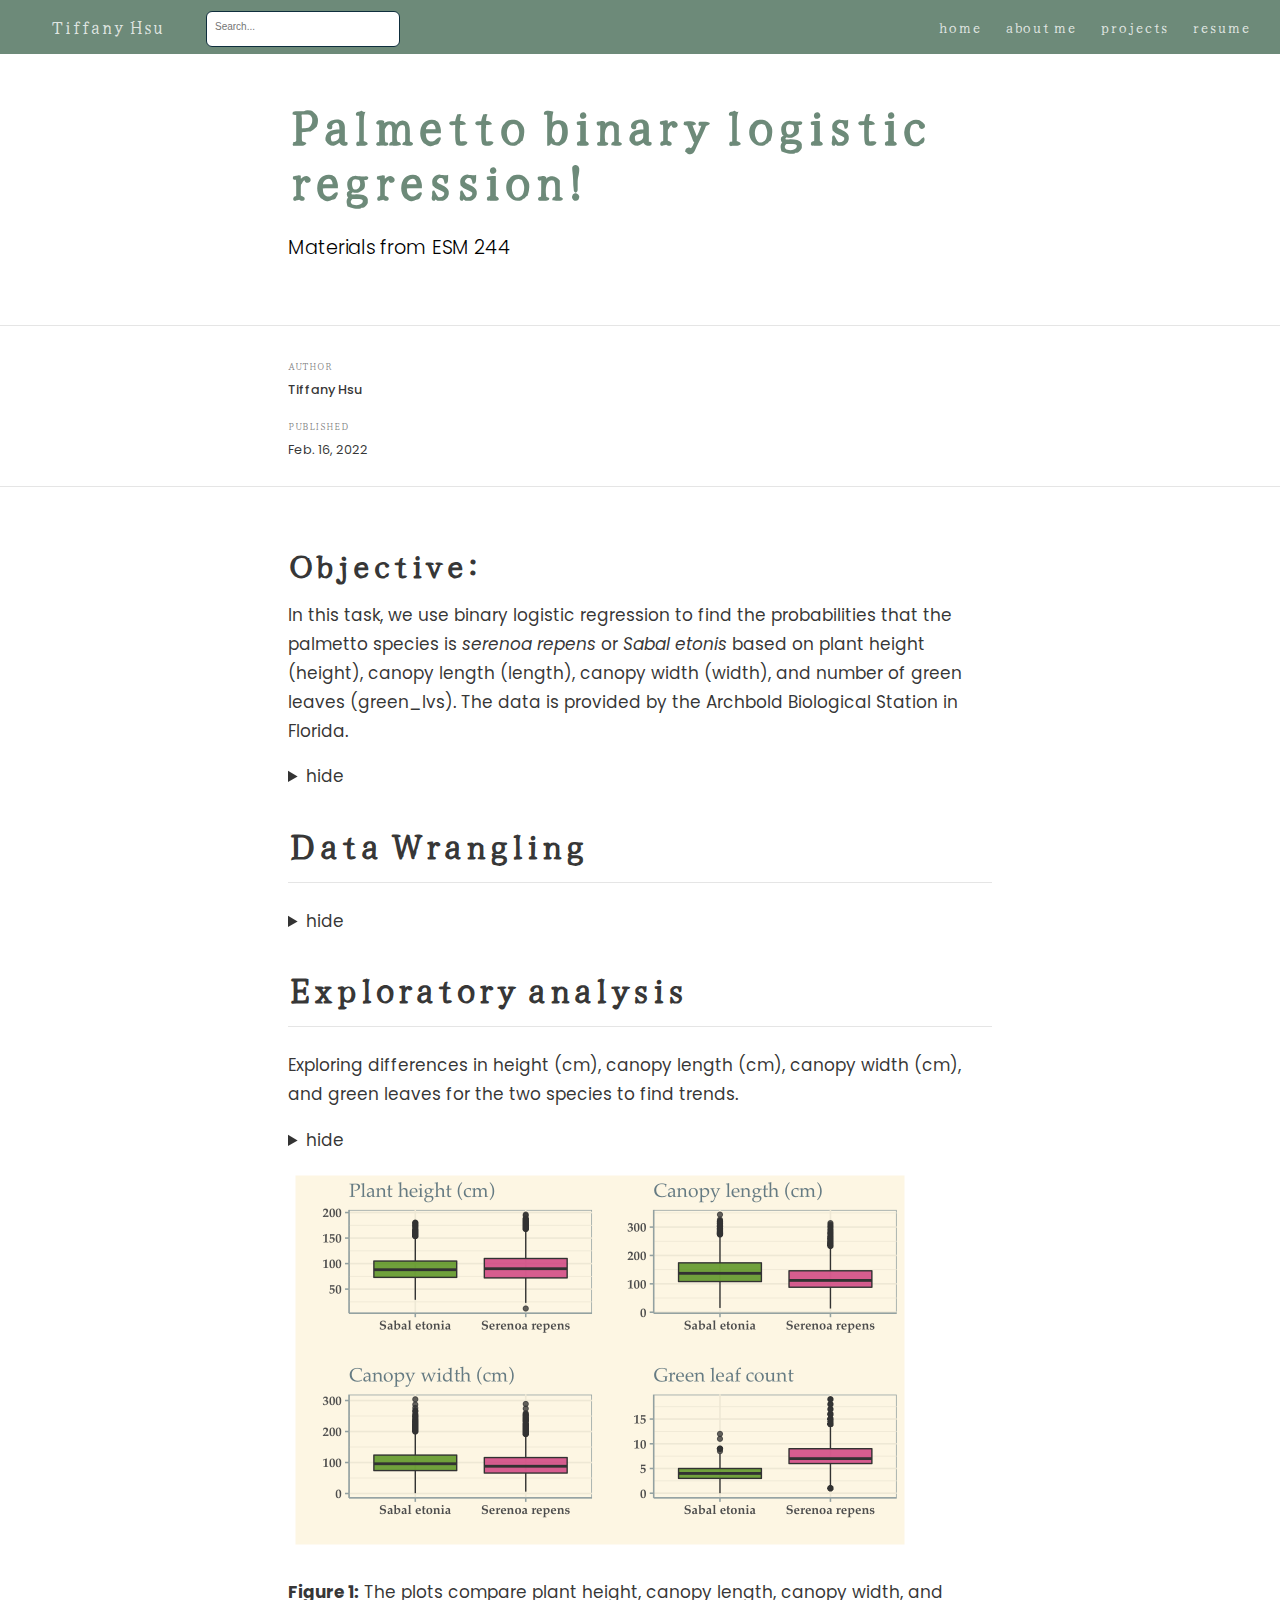
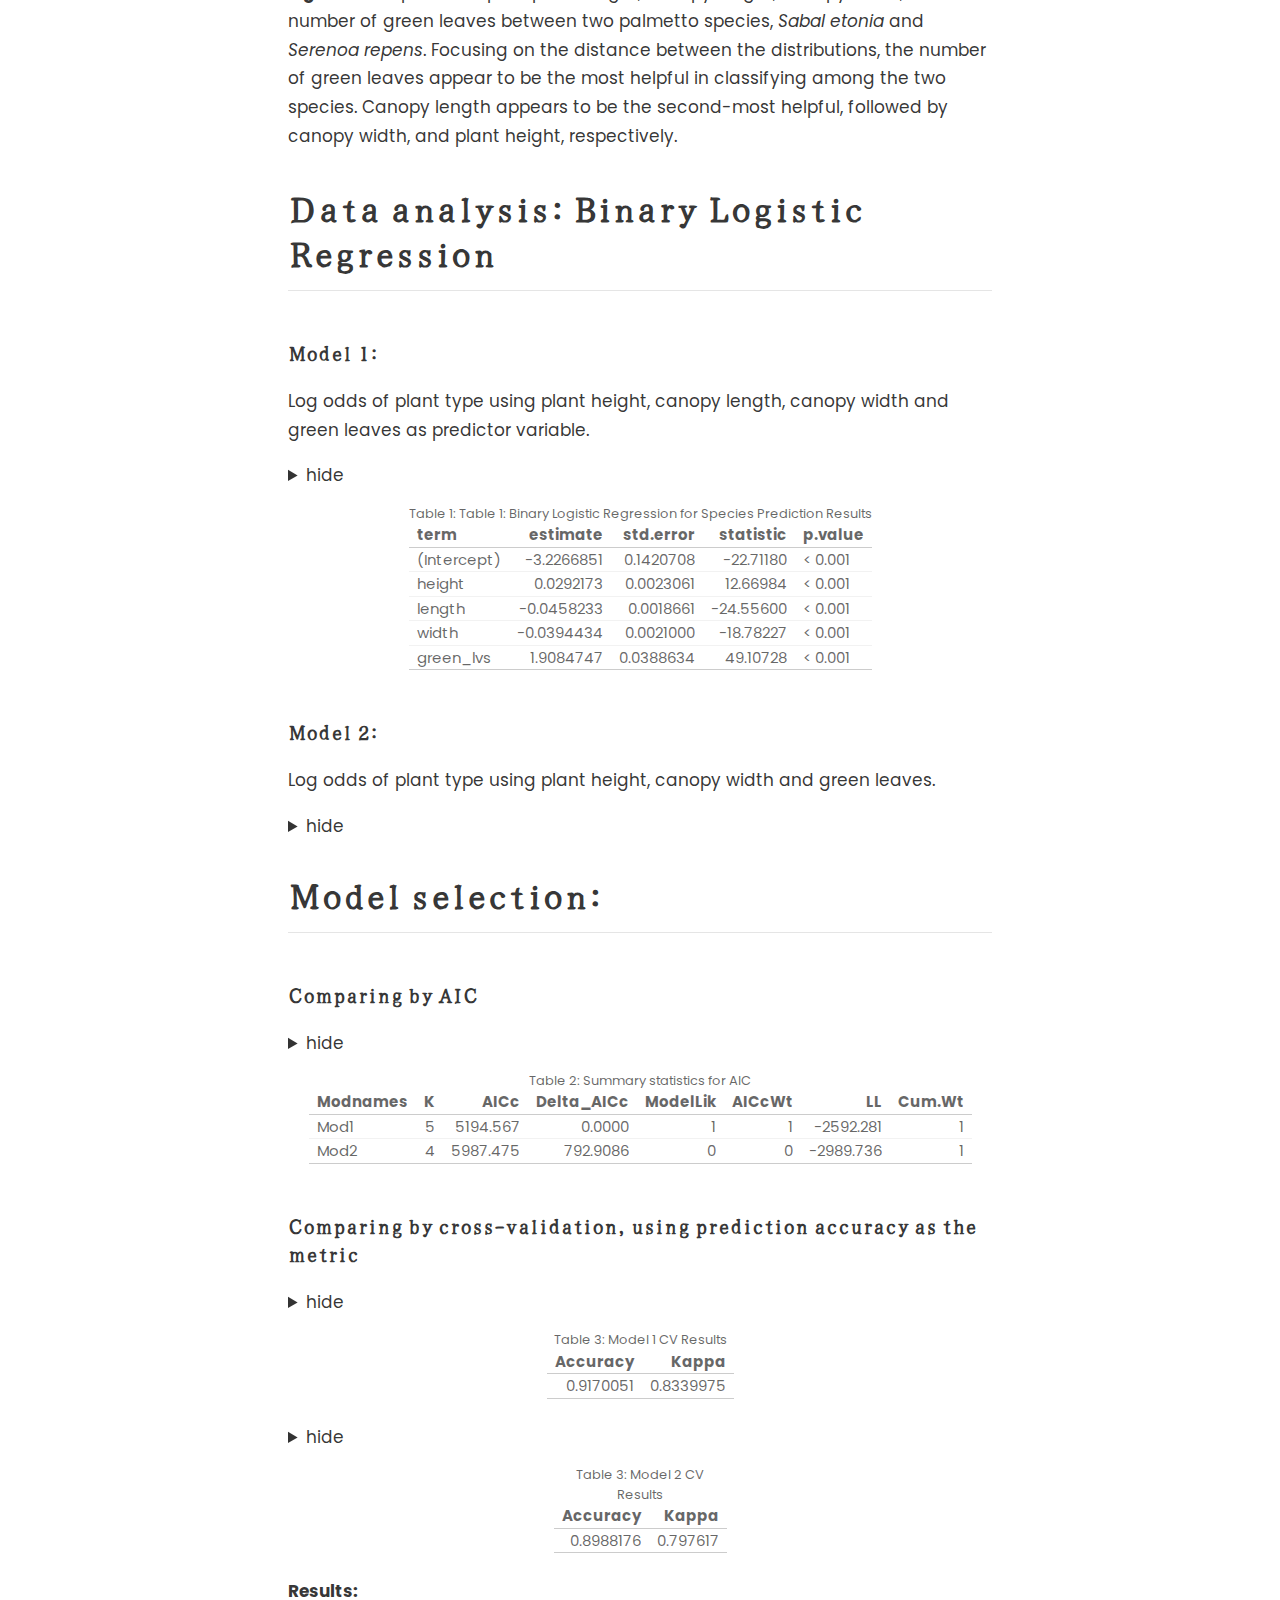
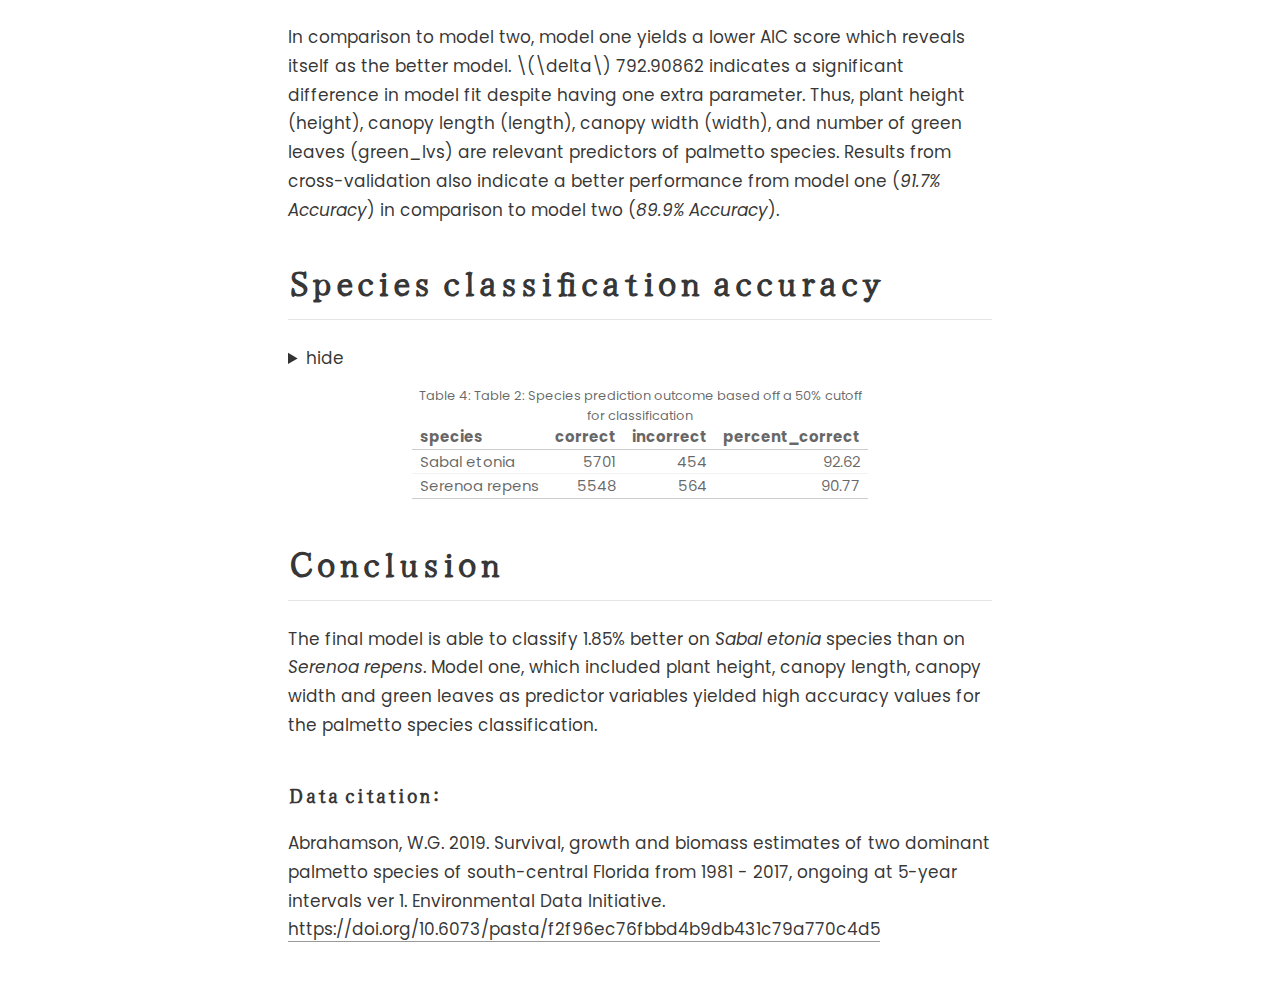
<file: docs/posts/2022-01-22-welcome/index.html>
<!DOCTYPE html>

<html xmlns="http://www.w3.org/1999/xhtml" lang="" xml:lang="">

<head>
  <meta charset="utf-8"/>
  <meta name="viewport" content="width=device-width, initial-scale=1"/>
  <meta http-equiv="X-UA-Compatible" content="IE=Edge,chrome=1"/>
  <meta name="generator" content="distill" />

  <style type="text/css">
  /* Hide doc at startup (prevent jankiness while JS renders/transforms) */
  body {
    visibility: hidden;
  }
  </style>

 <!--radix_placeholder_import_source-->
 <!--/radix_placeholder_import_source-->

<style type="text/css">code{white-space: pre;}</style>
<style type="text/css" data-origin="pandoc">
pre > code.sourceCode { white-space: pre; position: relative; }
pre > code.sourceCode > span { display: inline-block; line-height: 1.25; }
pre > code.sourceCode > span:empty { height: 1.2em; }
.sourceCode { overflow: visible; }
code.sourceCode > span { color: inherit; text-decoration: inherit; }
div.sourceCode { margin: 1em 0; }
pre.sourceCode { margin: 0; }
@media screen {
div.sourceCode { overflow: auto; }
}
@media print {
pre > code.sourceCode { white-space: pre-wrap; }
pre > code.sourceCode > span { text-indent: -5em; padding-left: 5em; }
}
pre.numberSource code
  { counter-reset: source-line 0; }
pre.numberSource code > span
  { position: relative; left: -4em; counter-increment: source-line; }
pre.numberSource code > span > a:first-child::before
  { content: counter(source-line);
    position: relative; left: -1em; text-align: right; vertical-align: baseline;
    border: none; display: inline-block;
    -webkit-touch-callout: none; -webkit-user-select: none;
    -khtml-user-select: none; -moz-user-select: none;
    -ms-user-select: none; user-select: none;
    padding: 0 4px; width: 4em;
    color: #aaaaaa;
  }
pre.numberSource { margin-left: 3em; border-left: 1px solid #aaaaaa;  padding-left: 4px; }
div.sourceCode
  {   }
@media screen {
pre > code.sourceCode > span > a:first-child::before { text-decoration: underline; }
}
code span.al { color: #ad0000; } /* Alert */
code span.an { color: #5e5e5e; } /* Annotation */
code span.at { } /* Attribute */
code span.bn { color: #ad0000; } /* BaseN */
code span.bu { } /* BuiltIn */
code span.cf { color: #007ba5; } /* ControlFlow */
code span.ch { color: #20794d; } /* Char */
code span.cn { color: #8f5902; } /* Constant */
code span.co { color: #5e5e5e; } /* Comment */
code span.cv { color: #5e5e5e; font-style: italic; } /* CommentVar */
code span.do { color: #5e5e5e; font-style: italic; } /* Documentation */
code span.dt { color: #ad0000; } /* DataType */
code span.dv { color: #ad0000; } /* DecVal */
code span.er { color: #ad0000; } /* Error */
code span.ex { } /* Extension */
code span.fl { color: #ad0000; } /* Float */
code span.fu { color: #4758ab; } /* Function */
code span.im { } /* Import */
code span.in { color: #5e5e5e; } /* Information */
code span.kw { color: #007ba5; } /* Keyword */
code span.op { color: #5e5e5e; } /* Operator */
code span.ot { color: #007ba5; } /* Other */
code span.pp { color: #ad0000; } /* Preprocessor */
code span.sc { color: #5e5e5e; } /* SpecialChar */
code span.ss { color: #20794d; } /* SpecialString */
code span.st { color: #20794d; } /* String */
code span.va { color: #111111; } /* Variable */
code span.vs { color: #20794d; } /* VerbatimString */
code span.wa { color: #5e5e5e; font-style: italic; } /* Warning */
</style>


  <!--radix_placeholder_meta_tags-->
<title>Tiffany Hsu: Palmetto binary logistic regression!</title>

<meta property="description" itemprop="description" content="Materials from ESM 244"/>


<!--  https://schema.org/Article -->
<meta property="article:published" itemprop="datePublished" content="2022-02-16"/>
<meta property="article:created" itemprop="dateCreated" content="2022-02-16"/>
<meta name="article:author" content="Tiffany Hsu"/>

<!--  https://developers.facebook.com/docs/sharing/webmasters#markup -->
<meta property="og:title" content="Tiffany Hsu: Palmetto binary logistic regression!"/>
<meta property="og:type" content="article"/>
<meta property="og:description" content="Materials from ESM 244"/>
<meta property="og:locale" content="en_US"/>
<meta property="og:site_name" content="Tiffany Hsu"/>

<!--  https://dev.twitter.com/cards/types/summary -->
<meta property="twitter:card" content="summary"/>
<meta property="twitter:title" content="Tiffany Hsu: Palmetto binary logistic regression!"/>
<meta property="twitter:description" content="Materials from ESM 244"/>

<!--/radix_placeholder_meta_tags-->
  <!--radix_placeholder_rmarkdown_metadata-->

<script type="text/json" id="radix-rmarkdown-metadata">
{"type":"list","attributes":{"names":{"type":"character","attributes":{},"value":["title","description","author","date","output"]}},"value":[{"type":"character","attributes":{},"value":["Palmetto binary logistic regression!"]},{"type":"character","attributes":{},"value":["Materials from ESM 244"]},{"type":"list","attributes":{},"value":[{"type":"list","attributes":{"names":{"type":"character","attributes":{},"value":["name"]}},"value":[{"type":"character","attributes":{},"value":["Tiffany Hsu"]}]}]},{"type":"character","attributes":{},"value":["2022-02-16"]},{"type":"list","attributes":{"names":{"type":"character","attributes":{},"value":["distill::distill_article"]}},"value":[{"type":"list","attributes":{"names":{"type":"character","attributes":{},"value":["self_contained","code_folding"]}},"value":[{"type":"logical","attributes":{},"value":[false]},{"type":"character","attributes":{},"value":["hide"]}]}]}]}
</script>
<!--/radix_placeholder_rmarkdown_metadata-->
  
  <script type="text/json" id="radix-resource-manifest">
  {"type":"character","attributes":{},"value":["welcome_files/anchor-4.2.2/anchor.min.js","welcome_files/bowser-1.9.3/bowser.min.js","welcome_files/distill-2.2.21/template.v2.js","welcome_files/figure-html5/unnamed-chunk-2-1.png","welcome_files/figure-html5/unnamed-chunk-4-1.png","welcome_files/figure-html5/unnamed-chunk-7-1.png","welcome_files/header-attrs-2.11/header-attrs.js","welcome_files/jquery-3.6.0/jquery-3.6.0.js","welcome_files/jquery-3.6.0/jquery-3.6.0.min.js","welcome_files/jquery-3.6.0/jquery-3.6.0.min.map","welcome_files/kePrint-0.0.1/kePrint.js","welcome_files/lightable-0.0.1/lightable.css","welcome_files/popper-2.6.0/popper.min.js","welcome_files/tippy-6.2.7/tippy-bundle.umd.min.js","welcome_files/tippy-6.2.7/tippy-light-border.css","welcome_files/tippy-6.2.7/tippy.css","welcome_files/tippy-6.2.7/tippy.umd.min.js","welcome_files/webcomponents-2.0.0/webcomponents.js"]}
  </script>
  <!--radix_placeholder_navigation_in_header-->
<meta name="distill:offset" content="../.."/>

<script type="application/javascript">

  window.headroom_prevent_pin = false;

  window.document.addEventListener("DOMContentLoaded", function (event) {

    // initialize headroom for banner
    var header = $('header').get(0);
    var headerHeight = header.offsetHeight;
    var headroom = new Headroom(header, {
      tolerance: 5,
      onPin : function() {
        if (window.headroom_prevent_pin) {
          window.headroom_prevent_pin = false;
          headroom.unpin();
        }
      }
    });
    headroom.init();
    if(window.location.hash)
      headroom.unpin();
    $(header).addClass('headroom--transition');

    // offset scroll location for banner on hash change
    // (see: https://github.com/WickyNilliams/headroom.js/issues/38)
    window.addEventListener("hashchange", function(event) {
      window.scrollTo(0, window.pageYOffset - (headerHeight + 25));
    });

    // responsive menu
    $('.distill-site-header').each(function(i, val) {
      var topnav = $(this);
      var toggle = topnav.find('.nav-toggle');
      toggle.on('click', function() {
        topnav.toggleClass('responsive');
      });
    });

    // nav dropdowns
    $('.nav-dropbtn').click(function(e) {
      $(this).next('.nav-dropdown-content').toggleClass('nav-dropdown-active');
      $(this).parent().siblings('.nav-dropdown')
         .children('.nav-dropdown-content').removeClass('nav-dropdown-active');
    });
    $("body").click(function(e){
      $('.nav-dropdown-content').removeClass('nav-dropdown-active');
    });
    $(".nav-dropdown").click(function(e){
      e.stopPropagation();
    });
  });
</script>

<style type="text/css">

/* Theme (user-documented overrideables for nav appearance) */

.distill-site-nav {
  color: rgba(255, 255, 255, 0.8);
  background-color: #0F2E3D;
  font-size: 15px;
  font-weight: 300;
}

.distill-site-nav a {
  color: inherit;
  text-decoration: none;
}

.distill-site-nav a:hover {
  color: white;
}

@media print {
  .distill-site-nav {
    display: none;
  }
}

.distill-site-header {

}

.distill-site-footer {

}


/* Site Header */

.distill-site-header {
  width: 100%;
  box-sizing: border-box;
  z-index: 3;
}

.distill-site-header .nav-left {
  display: inline-block;
  margin-left: 8px;
}

@media screen and (max-width: 768px) {
  .distill-site-header .nav-left {
    margin-left: 0;
  }
}


.distill-site-header .nav-right {
  float: right;
  margin-right: 8px;
}

.distill-site-header a,
.distill-site-header .title {
  display: inline-block;
  text-align: center;
  padding: 14px 10px 14px 10px;
}

.distill-site-header .title {
  font-size: 18px;
  min-width: 150px;
}

.distill-site-header .logo {
  padding: 0;
}

.distill-site-header .logo img {
  display: none;
  max-height: 20px;
  width: auto;
  margin-bottom: -4px;
}

.distill-site-header .nav-image img {
  max-height: 18px;
  width: auto;
  display: inline-block;
  margin-bottom: -3px;
}



@media screen and (min-width: 1000px) {
  .distill-site-header .logo img {
    display: inline-block;
  }
  .distill-site-header .nav-left {
    margin-left: 20px;
  }
  .distill-site-header .nav-right {
    margin-right: 20px;
  }
  .distill-site-header .title {
    padding-left: 12px;
  }
}


.distill-site-header .nav-toggle {
  display: none;
}

.nav-dropdown {
  display: inline-block;
  position: relative;
}

.nav-dropdown .nav-dropbtn {
  border: none;
  outline: none;
  color: rgba(255, 255, 255, 0.8);
  padding: 16px 10px;
  background-color: transparent;
  font-family: inherit;
  font-size: inherit;
  font-weight: inherit;
  margin: 0;
  margin-top: 1px;
  z-index: 2;
}

.nav-dropdown-content {
  display: none;
  position: absolute;
  background-color: white;
  min-width: 200px;
  border: 1px solid rgba(0,0,0,0.15);
  border-radius: 4px;
  box-shadow: 0px 8px 16px 0px rgba(0,0,0,0.1);
  z-index: 1;
  margin-top: 2px;
  white-space: nowrap;
  padding-top: 4px;
  padding-bottom: 4px;
}

.nav-dropdown-content hr {
  margin-top: 4px;
  margin-bottom: 4px;
  border: none;
  border-bottom: 1px solid rgba(0, 0, 0, 0.1);
}

.nav-dropdown-active {
  display: block;
}

.nav-dropdown-content a, .nav-dropdown-content .nav-dropdown-header {
  color: black;
  padding: 6px 24px;
  text-decoration: none;
  display: block;
  text-align: left;
}

.nav-dropdown-content .nav-dropdown-header {
  display: block;
  padding: 5px 24px;
  padding-bottom: 0;
  text-transform: uppercase;
  font-size: 14px;
  color: #999999;
  white-space: nowrap;
}

.nav-dropdown:hover .nav-dropbtn {
  color: white;
}

.nav-dropdown-content a:hover {
  background-color: #ddd;
  color: black;
}

.nav-right .nav-dropdown-content {
  margin-left: -45%;
  right: 0;
}

@media screen and (max-width: 768px) {
  .distill-site-header a, .distill-site-header .nav-dropdown  {display: none;}
  .distill-site-header a.nav-toggle {
    float: right;
    display: block;
  }
  .distill-site-header .title {
    margin-left: 0;
  }
  .distill-site-header .nav-right {
    margin-right: 0;
  }
  .distill-site-header {
    overflow: hidden;
  }
  .nav-right .nav-dropdown-content {
    margin-left: 0;
  }
}


@media screen and (max-width: 768px) {
  .distill-site-header.responsive {position: relative; min-height: 500px; }
  .distill-site-header.responsive a.nav-toggle {
    position: absolute;
    right: 0;
    top: 0;
  }
  .distill-site-header.responsive a,
  .distill-site-header.responsive .nav-dropdown {
    display: block;
    text-align: left;
  }
  .distill-site-header.responsive .nav-left,
  .distill-site-header.responsive .nav-right {
    width: 100%;
  }
  .distill-site-header.responsive .nav-dropdown {float: none;}
  .distill-site-header.responsive .nav-dropdown-content {position: relative;}
  .distill-site-header.responsive .nav-dropdown .nav-dropbtn {
    display: block;
    width: 100%;
    text-align: left;
  }
}

/* Site Footer */

.distill-site-footer {
  width: 100%;
  overflow: hidden;
  box-sizing: border-box;
  z-index: 3;
  margin-top: 30px;
  padding-top: 30px;
  padding-bottom: 30px;
  text-align: center;
}

/* Headroom */

d-title {
  padding-top: 6rem;
}

@media print {
  d-title {
    padding-top: 4rem;
  }
}

.headroom {
  z-index: 1000;
  position: fixed;
  top: 0;
  left: 0;
  right: 0;
}

.headroom--transition {
  transition: all .4s ease-in-out;
}

.headroom--unpinned {
  top: -100px;
}

.headroom--pinned {
  top: 0;
}

/* adjust viewport for navbar height */
/* helps vertically center bootstrap (non-distill) content */
.min-vh-100 {
  min-height: calc(100vh - 100px) !important;
}

</style>

<script src="../../site_libs/jquery-3.6.0/jquery-3.6.0.min.js"></script>
<link href="../../site_libs/font-awesome-5.1.0/css/all.css" rel="stylesheet"/>
<link href="../../site_libs/font-awesome-5.1.0/css/v4-shims.css" rel="stylesheet"/>
<script src="../../site_libs/headroom-0.9.4/headroom.min.js"></script>
<script src="../../site_libs/autocomplete-0.37.1/autocomplete.min.js"></script>
<script src="../../site_libs/fuse-6.4.1/fuse.min.js"></script>

<script type="application/javascript">

function getMeta(metaName) {
  var metas = document.getElementsByTagName('meta');
  for (let i = 0; i < metas.length; i++) {
    if (metas[i].getAttribute('name') === metaName) {
      return metas[i].getAttribute('content');
    }
  }
  return '';
}

function offsetURL(url) {
  var offset = getMeta('distill:offset');
  return offset ? offset + '/' + url : url;
}

function createFuseIndex() {

  // create fuse index
  var options = {
    keys: [
      { name: 'title', weight: 20 },
      { name: 'categories', weight: 15 },
      { name: 'description', weight: 10 },
      { name: 'contents', weight: 5 },
    ],
    ignoreLocation: true,
    threshold: 0
  };
  var fuse = new window.Fuse([], options);

  // fetch the main search.json
  return fetch(offsetURL('search.json'))
    .then(function(response) {
      if (response.status == 200) {
        return response.json().then(function(json) {
          // index main articles
          json.articles.forEach(function(article) {
            fuse.add(article);
          });
          // download collections and index their articles
          return Promise.all(json.collections.map(function(collection) {
            return fetch(offsetURL(collection)).then(function(response) {
              if (response.status === 200) {
                return response.json().then(function(articles) {
                  articles.forEach(function(article) {
                    fuse.add(article);
                  });
                })
              } else {
                return Promise.reject(
                  new Error('Unexpected status from search index request: ' +
                            response.status)
                );
              }
            });
          })).then(function() {
            return fuse;
          });
        });

      } else {
        return Promise.reject(
          new Error('Unexpected status from search index request: ' +
                      response.status)
        );
      }
    });
}

window.document.addEventListener("DOMContentLoaded", function (event) {

  // get search element (bail if we don't have one)
  var searchEl = window.document.getElementById('distill-search');
  if (!searchEl)
    return;

  createFuseIndex()
    .then(function(fuse) {

      // make search box visible
      searchEl.classList.remove('hidden');

      // initialize autocomplete
      var options = {
        autoselect: true,
        hint: false,
        minLength: 2,
      };
      window.autocomplete(searchEl, options, [{
        source: function(query, callback) {
          const searchOptions = {
            isCaseSensitive: false,
            shouldSort: true,
            minMatchCharLength: 2,
            limit: 10,
          };
          var results = fuse.search(query, searchOptions);
          callback(results
            .map(function(result) { return result.item; })
          );
        },
        templates: {
          suggestion: function(suggestion) {
            var img = suggestion.preview && Object.keys(suggestion.preview).length > 0
              ? `<img src="${offsetURL(suggestion.preview)}"</img>`
              : '';
            var html = `
              <div class="search-item">
                <h3>${suggestion.title}</h3>
                <div class="search-item-description">
                  ${suggestion.description || ''}
                </div>
                <div class="search-item-preview">
                  ${img}
                </div>
              </div>
            `;
            return html;
          }
        }
      }]).on('autocomplete:selected', function(event, suggestion) {
        window.location.href = offsetURL(suggestion.path);
      });
      // remove inline display style on autocompleter (we want to
      // manage responsive display via css)
      $('.algolia-autocomplete').css("display", "");
    })
    .catch(function(error) {
      console.log(error);
    });

});

</script>

<style type="text/css">

.nav-search {
  font-size: x-small;
}

/* Algolioa Autocomplete */

.algolia-autocomplete {
  display: inline-block;
  margin-left: 10px;
  vertical-align: sub;
  background-color: white;
  color: black;
  padding: 6px;
  padding-top: 8px;
  padding-bottom: 0;
  border-radius: 6px;
  border: 1px #0F2E3D solid;
  width: 180px;
}


@media screen and (max-width: 768px) {
  .distill-site-nav .algolia-autocomplete {
    display: none;
    visibility: hidden;
  }
  .distill-site-nav.responsive .algolia-autocomplete {
    display: inline-block;
    visibility: visible;
  }
  .distill-site-nav.responsive .algolia-autocomplete .aa-dropdown-menu {
    margin-left: 0;
    width: 400px;
    max-height: 400px;
  }
}

.algolia-autocomplete .aa-input, .algolia-autocomplete .aa-hint {
  width: 90%;
  outline: none;
  border: none;
}

.algolia-autocomplete .aa-hint {
  color: #999;
}
.algolia-autocomplete .aa-dropdown-menu {
  width: 550px;
  max-height: 70vh;
  overflow-x: visible;
  overflow-y: scroll;
  padding: 5px;
  margin-top: 3px;
  margin-left: -150px;
  background-color: #fff;
  border-radius: 5px;
  border: 1px solid #999;
  border-top: none;
}

.algolia-autocomplete .aa-dropdown-menu .aa-suggestion {
  cursor: pointer;
  padding: 5px 4px;
  border-bottom: 1px solid #eee;
}

.algolia-autocomplete .aa-dropdown-menu .aa-suggestion:last-of-type {
  border-bottom: none;
  margin-bottom: 2px;
}

.algolia-autocomplete .aa-dropdown-menu .aa-suggestion .search-item {
  overflow: hidden;
  font-size: 0.8em;
  line-height: 1.4em;
}

.algolia-autocomplete .aa-dropdown-menu .aa-suggestion .search-item h3 {
  font-size: 1rem;
  margin-block-start: 0;
  margin-block-end: 5px;
}

.algolia-autocomplete .aa-dropdown-menu .aa-suggestion .search-item-description {
  display: inline-block;
  overflow: hidden;
  height: 2.8em;
  width: 80%;
  margin-right: 4%;
}

.algolia-autocomplete .aa-dropdown-menu .aa-suggestion .search-item-preview {
  display: inline-block;
  width: 15%;
}

.algolia-autocomplete .aa-dropdown-menu .aa-suggestion .search-item-preview img {
  height: 3em;
  width: auto;
  display: none;
}

.algolia-autocomplete .aa-dropdown-menu .aa-suggestion .search-item-preview img[src] {
  display: initial;
}

.algolia-autocomplete .aa-dropdown-menu .aa-suggestion.aa-cursor {
  background-color: #eee;
}
.algolia-autocomplete .aa-dropdown-menu .aa-suggestion em {
  font-weight: bold;
  font-style: normal;
}

</style>


<!--/radix_placeholder_navigation_in_header-->
  <!--radix_placeholder_distill-->

<style type="text/css">

body {
  background-color: white;
}

.pandoc-table {
  width: 100%;
}

.pandoc-table>caption {
  margin-bottom: 10px;
}

.pandoc-table th:not([align]) {
  text-align: left;
}

.pagedtable-footer {
  font-size: 15px;
}

d-byline .byline {
  grid-template-columns: 2fr 2fr;
}

d-byline .byline h3 {
  margin-block-start: 1.5em;
}

d-byline .byline .authors-affiliations h3 {
  margin-block-start: 0.5em;
}

.authors-affiliations .orcid-id {
  width: 16px;
  height:16px;
  margin-left: 4px;
  margin-right: 4px;
  vertical-align: middle;
  padding-bottom: 2px;
}

d-title .dt-tags {
  margin-top: 1em;
  grid-column: text;
}

.dt-tags .dt-tag {
  text-decoration: none;
  display: inline-block;
  color: rgba(0,0,0,0.6);
  padding: 0em 0.4em;
  margin-right: 0.5em;
  margin-bottom: 0.4em;
  font-size: 70%;
  border: 1px solid rgba(0,0,0,0.2);
  border-radius: 3px;
  text-transform: uppercase;
  font-weight: 500;
}

d-article table.gt_table td,
d-article table.gt_table th {
  border-bottom: none;
}

.html-widget {
  margin-bottom: 2.0em;
}

.l-screen-inset {
  padding-right: 16px;
}

.l-screen .caption {
  margin-left: 10px;
}

.shaded {
  background: rgb(247, 247, 247);
  padding-top: 20px;
  padding-bottom: 20px;
  border-top: 1px solid rgba(0, 0, 0, 0.1);
  border-bottom: 1px solid rgba(0, 0, 0, 0.1);
}

.shaded .html-widget {
  margin-bottom: 0;
  border: 1px solid rgba(0, 0, 0, 0.1);
}

.shaded .shaded-content {
  background: white;
}

.text-output {
  margin-top: 0;
  line-height: 1.5em;
}

.hidden {
  display: none !important;
}

d-article {
  padding-top: 2.5rem;
  padding-bottom: 30px;
}

d-appendix {
  padding-top: 30px;
}

d-article>p>img {
  width: 100%;
}

d-article h2 {
  margin: 1rem 0 1.5rem 0;
}

d-article h3 {
  margin-top: 1.5rem;
}

d-article iframe {
  border: 1px solid rgba(0, 0, 0, 0.1);
  margin-bottom: 2.0em;
  width: 100%;
}

/* Tweak code blocks */

d-article div.sourceCode code,
d-article pre code {
  font-family: Consolas, Monaco, 'Andale Mono', 'Ubuntu Mono', monospace;
}

d-article pre,
d-article div.sourceCode,
d-article div.sourceCode pre {
  overflow: auto;
}

d-article div.sourceCode {
  background-color: white;
}

d-article div.sourceCode pre {
  padding-left: 10px;
  font-size: 12px;
  border-left: 2px solid rgba(0,0,0,0.1);
}

d-article pre {
  font-size: 12px;
  color: black;
  background: none;
  margin-top: 0;
  text-align: left;
  white-space: pre;
  word-spacing: normal;
  word-break: normal;
  word-wrap: normal;
  line-height: 1.5;

  -moz-tab-size: 4;
  -o-tab-size: 4;
  tab-size: 4;

  -webkit-hyphens: none;
  -moz-hyphens: none;
  -ms-hyphens: none;
  hyphens: none;
}

d-article pre a {
  border-bottom: none;
}

d-article pre a:hover {
  border-bottom: none;
  text-decoration: underline;
}

d-article details {
  grid-column: text;
  margin-bottom: 0.8em;
}

@media(min-width: 768px) {

d-article pre,
d-article div.sourceCode,
d-article div.sourceCode pre {
  overflow: visible !important;
}

d-article div.sourceCode pre {
  padding-left: 18px;
  font-size: 14px;
}

d-article pre {
  font-size: 14px;
}

}

figure img.external {
  background: white;
  border: 1px solid rgba(0, 0, 0, 0.1);
  box-shadow: 0 1px 8px rgba(0, 0, 0, 0.1);
  padding: 18px;
  box-sizing: border-box;
}

/* CSS for d-contents */

.d-contents {
  grid-column: text;
  color: rgba(0,0,0,0.8);
  font-size: 0.9em;
  padding-bottom: 1em;
  margin-bottom: 1em;
  padding-bottom: 0.5em;
  margin-bottom: 1em;
  padding-left: 0.25em;
  justify-self: start;
}

@media(min-width: 1000px) {
  .d-contents.d-contents-float {
    height: 0;
    grid-column-start: 1;
    grid-column-end: 4;
    justify-self: center;
    padding-right: 3em;
    padding-left: 2em;
  }
}

.d-contents nav h3 {
  font-size: 18px;
  margin-top: 0;
  margin-bottom: 1em;
}

.d-contents li {
  list-style-type: none
}

.d-contents nav > ul {
  padding-left: 0;
}

.d-contents ul {
  padding-left: 1em
}

.d-contents nav ul li {
  margin-top: 0.6em;
  margin-bottom: 0.2em;
}

.d-contents nav a {
  font-size: 13px;
  border-bottom: none;
  text-decoration: none
  color: rgba(0, 0, 0, 0.8);
}

.d-contents nav a:hover {
  text-decoration: underline solid rgba(0, 0, 0, 0.6)
}

.d-contents nav > ul > li > a {
  font-weight: 600;
}

.d-contents nav > ul > li > ul {
  font-weight: inherit;
}

.d-contents nav > ul > li > ul > li {
  margin-top: 0.2em;
}


.d-contents nav ul {
  margin-top: 0;
  margin-bottom: 0.25em;
}

.d-article-with-toc h2:nth-child(2) {
  margin-top: 0;
}


/* Figure */

.figure {
  position: relative;
  margin-bottom: 2.5em;
  margin-top: 1.5em;
}

.figure img {
  width: 100%;
}

.figure .caption {
  color: rgba(0, 0, 0, 0.6);
  font-size: 12px;
  line-height: 1.5em;
}

.figure img.external {
  background: white;
  border: 1px solid rgba(0, 0, 0, 0.1);
  box-shadow: 0 1px 8px rgba(0, 0, 0, 0.1);
  padding: 18px;
  box-sizing: border-box;
}

.figure .caption a {
  color: rgba(0, 0, 0, 0.6);
}

.figure .caption b,
.figure .caption strong, {
  font-weight: 600;
  color: rgba(0, 0, 0, 1.0);
}

/* Citations */

d-article .citation {
  color: inherit;
  cursor: inherit;
}

div.hanging-indent{
  margin-left: 1em; text-indent: -1em;
}

/* Citation hover box */

.tippy-box[data-theme~=light-border] {
  background-color: rgba(250, 250, 250, 0.95);
}

.tippy-content > p {
  margin-bottom: 0;
  padding: 2px;
}


/* Tweak 1000px media break to show more text */

@media(min-width: 1000px) {
  .base-grid,
  distill-header,
  d-title,
  d-abstract,
  d-article,
  d-appendix,
  distill-appendix,
  d-byline,
  d-footnote-list,
  d-citation-list,
  distill-footer {
    grid-template-columns: [screen-start] 1fr [page-start kicker-start] 80px [middle-start] 50px [text-start kicker-end] 65px 65px 65px 65px 65px 65px 65px 65px [text-end gutter-start] 65px [middle-end] 65px [page-end gutter-end] 1fr [screen-end];
    grid-column-gap: 16px;
  }

  .grid {
    grid-column-gap: 16px;
  }

  d-article {
    font-size: 1.06rem;
    line-height: 1.7em;
  }
  figure .caption, .figure .caption, figure figcaption {
    font-size: 13px;
  }
}

@media(min-width: 1180px) {
  .base-grid,
  distill-header,
  d-title,
  d-abstract,
  d-article,
  d-appendix,
  distill-appendix,
  d-byline,
  d-footnote-list,
  d-citation-list,
  distill-footer {
    grid-template-columns: [screen-start] 1fr [page-start kicker-start] 60px [middle-start] 60px [text-start kicker-end] 60px 60px 60px 60px 60px 60px 60px 60px [text-end gutter-start] 60px [middle-end] 60px [page-end gutter-end] 1fr [screen-end];
    grid-column-gap: 32px;
  }

  .grid {
    grid-column-gap: 32px;
  }
}


/* Get the citation styles for the appendix (not auto-injected on render since
   we do our own rendering of the citation appendix) */

d-appendix .citation-appendix,
.d-appendix .citation-appendix {
  font-size: 11px;
  line-height: 15px;
  border-left: 1px solid rgba(0, 0, 0, 0.1);
  padding-left: 18px;
  border: 1px solid rgba(0,0,0,0.1);
  background: rgba(0, 0, 0, 0.02);
  padding: 10px 18px;
  border-radius: 3px;
  color: rgba(150, 150, 150, 1);
  overflow: hidden;
  margin-top: -12px;
  white-space: pre-wrap;
  word-wrap: break-word;
}

/* Include appendix styles here so they can be overridden */

d-appendix {
  contain: layout style;
  font-size: 0.8em;
  line-height: 1.7em;
  margin-top: 60px;
  margin-bottom: 0;
  border-top: 1px solid rgba(0, 0, 0, 0.1);
  color: rgba(0,0,0,0.5);
  padding-top: 60px;
  padding-bottom: 48px;
}

d-appendix h3 {
  grid-column: page-start / text-start;
  font-size: 15px;
  font-weight: 500;
  margin-top: 1em;
  margin-bottom: 0;
  color: rgba(0,0,0,0.65);
}

d-appendix h3 + * {
  margin-top: 1em;
}

d-appendix ol {
  padding: 0 0 0 15px;
}

@media (min-width: 768px) {
  d-appendix ol {
    padding: 0 0 0 30px;
    margin-left: -30px;
  }
}

d-appendix li {
  margin-bottom: 1em;
}

d-appendix a {
  color: rgba(0, 0, 0, 0.6);
}

d-appendix > * {
  grid-column: text;
}

d-appendix > d-footnote-list,
d-appendix > d-citation-list,
d-appendix > distill-appendix {
  grid-column: screen;
}

/* Include footnote styles here so they can be overridden */

d-footnote-list {
  contain: layout style;
}

d-footnote-list > * {
  grid-column: text;
}

d-footnote-list a.footnote-backlink {
  color: rgba(0,0,0,0.3);
  padding-left: 0.5em;
}



/* Anchor.js */

.anchorjs-link {
  /*transition: all .25s linear; */
  text-decoration: none;
  border-bottom: none;
}
*:hover > .anchorjs-link {
  margin-left: -1.125em !important;
  text-decoration: none;
  border-bottom: none;
}

/* Social footer */

.social_footer {
  margin-top: 30px;
  margin-bottom: 0;
  color: rgba(0,0,0,0.67);
}

.disqus-comments {
  margin-right: 30px;
}

.disqus-comment-count {
  border-bottom: 1px solid rgba(0, 0, 0, 0.4);
  cursor: pointer;
}

#disqus_thread {
  margin-top: 30px;
}

.article-sharing a {
  border-bottom: none;
  margin-right: 8px;
}

.article-sharing a:hover {
  border-bottom: none;
}

.sidebar-section.subscribe {
  font-size: 12px;
  line-height: 1.6em;
}

.subscribe p {
  margin-bottom: 0.5em;
}


.article-footer .subscribe {
  font-size: 15px;
  margin-top: 45px;
}


.sidebar-section.custom {
  font-size: 12px;
  line-height: 1.6em;
}

.custom p {
  margin-bottom: 0.5em;
}

/* Styles for listing layout (hide title) */
.layout-listing d-title, .layout-listing .d-title {
  display: none;
}

/* Styles for posts lists (not auto-injected) */


.posts-with-sidebar {
  padding-left: 45px;
  padding-right: 45px;
}

.posts-list .description h2,
.posts-list .description p {
  font-family: -apple-system, BlinkMacSystemFont, "Segoe UI", Roboto, Oxygen, Ubuntu, Cantarell, "Fira Sans", "Droid Sans", "Helvetica Neue", Arial, sans-serif;
}

.posts-list .description h2 {
  font-weight: 700;
  border-bottom: none;
  padding-bottom: 0;
}

.posts-list h2.post-tag {
  border-bottom: 1px solid rgba(0, 0, 0, 0.2);
  padding-bottom: 12px;
}
.posts-list {
  margin-top: 60px;
  margin-bottom: 24px;
}

.posts-list .post-preview {
  text-decoration: none;
  overflow: hidden;
  display: block;
  border-bottom: 1px solid rgba(0, 0, 0, 0.1);
  padding: 24px 0;
}

.post-preview-last {
  border-bottom: none !important;
}

.posts-list .posts-list-caption {
  grid-column: screen;
  font-weight: 400;
}

.posts-list .post-preview h2 {
  margin: 0 0 6px 0;
  line-height: 1.2em;
  font-style: normal;
  font-size: 24px;
}

.posts-list .post-preview p {
  margin: 0 0 12px 0;
  line-height: 1.4em;
  font-size: 16px;
}

.posts-list .post-preview .thumbnail {
  box-sizing: border-box;
  margin-bottom: 24px;
  position: relative;
  max-width: 500px;
}
.posts-list .post-preview img {
  width: 100%;
  display: block;
}

.posts-list .metadata {
  font-size: 12px;
  line-height: 1.4em;
  margin-bottom: 18px;
}

.posts-list .metadata > * {
  display: inline-block;
}

.posts-list .metadata .publishedDate {
  margin-right: 2em;
}

.posts-list .metadata .dt-authors {
  display: block;
  margin-top: 0.3em;
  margin-right: 2em;
}

.posts-list .dt-tags {
  display: block;
  line-height: 1em;
}

.posts-list .dt-tags .dt-tag {
  display: inline-block;
  color: rgba(0,0,0,0.6);
  padding: 0.3em 0.4em;
  margin-right: 0.2em;
  margin-bottom: 0.4em;
  font-size: 60%;
  border: 1px solid rgba(0,0,0,0.2);
  border-radius: 3px;
  text-transform: uppercase;
  font-weight: 500;
}

.posts-list img {
  opacity: 1;
}

.posts-list img[data-src] {
  opacity: 0;
}

.posts-more {
  clear: both;
}


.posts-sidebar {
  font-size: 16px;
}

.posts-sidebar h3 {
  font-size: 16px;
  margin-top: 0;
  margin-bottom: 0.5em;
  font-weight: 400;
  text-transform: uppercase;
}

.sidebar-section {
  margin-bottom: 30px;
}

.categories ul {
  list-style-type: none;
  margin: 0;
  padding: 0;
}

.categories li {
  color: rgba(0, 0, 0, 0.8);
  margin-bottom: 0;
}

.categories li>a {
  border-bottom: none;
}

.categories li>a:hover {
  border-bottom: 1px solid rgba(0, 0, 0, 0.4);
}

.categories .active {
  font-weight: 600;
}

.categories .category-count {
  color: rgba(0, 0, 0, 0.4);
}


@media(min-width: 768px) {
  .posts-list .post-preview h2 {
    font-size: 26px;
  }
  .posts-list .post-preview .thumbnail {
    float: right;
    width: 30%;
    margin-bottom: 0;
  }
  .posts-list .post-preview .description {
    float: left;
    width: 45%;
  }
  .posts-list .post-preview .metadata {
    float: left;
    width: 20%;
    margin-top: 8px;
  }
  .posts-list .post-preview p {
    margin: 0 0 12px 0;
    line-height: 1.5em;
    font-size: 16px;
  }
  .posts-with-sidebar .posts-list {
    float: left;
    width: 75%;
  }
  .posts-with-sidebar .posts-sidebar {
    float: right;
    width: 20%;
    margin-top: 60px;
    padding-top: 24px;
    padding-bottom: 24px;
  }
}


/* Improve display for browsers without grid (IE/Edge <= 15) */

.downlevel {
  line-height: 1.6em;
  font-family: -apple-system, BlinkMacSystemFont, "Segoe UI", Roboto, Oxygen, Ubuntu, Cantarell, "Fira Sans", "Droid Sans", "Helvetica Neue", Arial, sans-serif;
  margin: 0;
}

.downlevel .d-title {
  padding-top: 6rem;
  padding-bottom: 1.5rem;
}

.downlevel .d-title h1 {
  font-size: 50px;
  font-weight: 700;
  line-height: 1.1em;
  margin: 0 0 0.5rem;
}

.downlevel .d-title p {
  font-weight: 300;
  font-size: 1.2rem;
  line-height: 1.55em;
  margin-top: 0;
}

.downlevel .d-byline {
  padding-top: 0.8em;
  padding-bottom: 0.8em;
  font-size: 0.8rem;
  line-height: 1.8em;
}

.downlevel .section-separator {
  border: none;
  border-top: 1px solid rgba(0, 0, 0, 0.1);
}

.downlevel .d-article {
  font-size: 1.06rem;
  line-height: 1.7em;
  padding-top: 1rem;
  padding-bottom: 2rem;
}


.downlevel .d-appendix {
  padding-left: 0;
  padding-right: 0;
  max-width: none;
  font-size: 0.8em;
  line-height: 1.7em;
  margin-bottom: 0;
  color: rgba(0,0,0,0.5);
  padding-top: 40px;
  padding-bottom: 48px;
}

.downlevel .footnotes ol {
  padding-left: 13px;
}

.downlevel .base-grid,
.downlevel .distill-header,
.downlevel .d-title,
.downlevel .d-abstract,
.downlevel .d-article,
.downlevel .d-appendix,
.downlevel .distill-appendix,
.downlevel .d-byline,
.downlevel .d-footnote-list,
.downlevel .d-citation-list,
.downlevel .distill-footer,
.downlevel .appendix-bottom,
.downlevel .posts-container {
  padding-left: 40px;
  padding-right: 40px;
}

@media(min-width: 768px) {
  .downlevel .base-grid,
  .downlevel .distill-header,
  .downlevel .d-title,
  .downlevel .d-abstract,
  .downlevel .d-article,
  .downlevel .d-appendix,
  .downlevel .distill-appendix,
  .downlevel .d-byline,
  .downlevel .d-footnote-list,
  .downlevel .d-citation-list,
  .downlevel .distill-footer,
  .downlevel .appendix-bottom,
  .downlevel .posts-container {
  padding-left: 150px;
  padding-right: 150px;
  max-width: 900px;
}
}

.downlevel pre code {
  display: block;
  border-left: 2px solid rgba(0, 0, 0, .1);
  padding: 0 0 0 20px;
  font-size: 14px;
}

.downlevel code, .downlevel pre {
  color: black;
  background: none;
  font-family: Consolas, Monaco, 'Andale Mono', 'Ubuntu Mono', monospace;
  text-align: left;
  white-space: pre;
  word-spacing: normal;
  word-break: normal;
  word-wrap: normal;
  line-height: 1.5;

  -moz-tab-size: 4;
  -o-tab-size: 4;
  tab-size: 4;

  -webkit-hyphens: none;
  -moz-hyphens: none;
  -ms-hyphens: none;
  hyphens: none;
}

.downlevel .posts-list .post-preview {
  color: inherit;
}



</style>

<script type="application/javascript">

function is_downlevel_browser() {
  if (bowser.isUnsupportedBrowser({ msie: "12", msedge: "16"},
                                 window.navigator.userAgent)) {
    return true;
  } else {
    return window.load_distill_framework === undefined;
  }
}

// show body when load is complete
function on_load_complete() {

  // add anchors
  if (window.anchors) {
    window.anchors.options.placement = 'left';
    window.anchors.add('d-article > h2, d-article > h3, d-article > h4, d-article > h5');
  }


  // set body to visible
  document.body.style.visibility = 'visible';

  // force redraw for leaflet widgets
  if (window.HTMLWidgets) {
    var maps = window.HTMLWidgets.findAll(".leaflet");
    $.each(maps, function(i, el) {
      var map = this.getMap();
      map.invalidateSize();
      map.eachLayer(function(layer) {
        if (layer instanceof L.TileLayer)
          layer.redraw();
      });
    });
  }

  // trigger 'shown' so htmlwidgets resize
  $('d-article').trigger('shown');
}

function init_distill() {

  init_common();

  // create front matter
  var front_matter = $('<d-front-matter></d-front-matter>');
  $('#distill-front-matter').wrap(front_matter);

  // create d-title
  $('.d-title').changeElementType('d-title');

  // create d-byline
  var byline = $('<d-byline></d-byline>');
  $('.d-byline').replaceWith(byline);

  // create d-article
  var article = $('<d-article></d-article>');
  $('.d-article').wrap(article).children().unwrap();

  // move posts container into article
  $('.posts-container').appendTo($('d-article'));

  // create d-appendix
  $('.d-appendix').changeElementType('d-appendix');

  // flag indicating that we have appendix items
  var appendix = $('.appendix-bottom').children('h3').length > 0;

  // replace footnotes with <d-footnote>
  $('.footnote-ref').each(function(i, val) {
    appendix = true;
    var href = $(this).attr('href');
    var id = href.replace('#', '');
    var fn = $('#' + id);
    var fn_p = $('#' + id + '>p');
    fn_p.find('.footnote-back').remove();
    var text = fn_p.html();
    var dtfn = $('<d-footnote></d-footnote>');
    dtfn.html(text);
    $(this).replaceWith(dtfn);
  });
  // remove footnotes
  $('.footnotes').remove();

  // move refs into #references-listing
  $('#references-listing').replaceWith($('#refs'));

  $('h1.appendix, h2.appendix').each(function(i, val) {
    $(this).changeElementType('h3');
  });
  $('h3.appendix').each(function(i, val) {
    var id = $(this).attr('id');
    $('.d-contents a[href="#' + id + '"]').parent().remove();
    appendix = true;
    $(this).nextUntil($('h1, h2, h3')).addBack().appendTo($('d-appendix'));
  });

  // show d-appendix if we have appendix content
  $("d-appendix").css('display', appendix ? 'grid' : 'none');

  // localize layout chunks to just output
  $('.layout-chunk').each(function(i, val) {

    // capture layout
    var layout = $(this).attr('data-layout');

    // apply layout to markdown level block elements
    var elements = $(this).children().not('details, div.sourceCode, pre, script');
    elements.each(function(i, el) {
      var layout_div = $('<div class="' + layout + '"></div>');
      if (layout_div.hasClass('shaded')) {
        var shaded_content = $('<div class="shaded-content"></div>');
        $(this).wrap(shaded_content);
        $(this).parent().wrap(layout_div);
      } else {
        $(this).wrap(layout_div);
      }
    });


    // unwrap the layout-chunk div
    $(this).children().unwrap();
  });

  // remove code block used to force  highlighting css
  $('.distill-force-highlighting-css').parent().remove();

  // remove empty line numbers inserted by pandoc when using a
  // custom syntax highlighting theme
  $('code.sourceCode a:empty').remove();

  // load distill framework
  load_distill_framework();

  // wait for window.distillRunlevel == 4 to do post processing
  function distill_post_process() {

    if (!window.distillRunlevel || window.distillRunlevel < 4)
      return;

    // hide author/affiliations entirely if we have no authors
    var front_matter = JSON.parse($("#distill-front-matter").html());
    var have_authors = front_matter.authors && front_matter.authors.length > 0;
    if (!have_authors)
      $('d-byline').addClass('hidden');

    // article with toc class
    $('.d-contents').parent().addClass('d-article-with-toc');

    // strip links that point to #
    $('.authors-affiliations').find('a[href="#"]').removeAttr('href');

    // add orcid ids
    $('.authors-affiliations').find('.author').each(function(i, el) {
      var orcid_id = front_matter.authors[i].orcidID;
      if (orcid_id) {
        var a = $('<a></a>');
        a.attr('href', 'https://orcid.org/' + orcid_id);
        var img = $('<img></img>');
        img.addClass('orcid-id');
        img.attr('alt', 'ORCID ID');
        img.attr('src','[data-uri]');
        a.append(img);
        $(this).append(a);
      }
    });

    // hide elements of author/affiliations grid that have no value
    function hide_byline_column(caption) {
      $('d-byline').find('h3:contains("' + caption + '")').parent().css('visibility', 'hidden');
    }

    // affiliations
    var have_affiliations = false;
    for (var i = 0; i<front_matter.authors.length; ++i) {
      var author = front_matter.authors[i];
      if (author.affiliation !== "&nbsp;") {
        have_affiliations = true;
        break;
      }
    }
    if (!have_affiliations)
      $('d-byline').find('h3:contains("Affiliations")').css('visibility', 'hidden');

    // published date
    if (!front_matter.publishedDate)
      hide_byline_column("Published");

    // document object identifier
    var doi = $('d-byline').find('h3:contains("DOI")');
    var doi_p = doi.next().empty();
    if (!front_matter.doi) {
      // if we have a citation and valid citationText then link to that
      if ($('#citation').length > 0 && front_matter.citationText) {
        doi.html('Citation');
        $('<a href="#citation"></a>')
          .text(front_matter.citationText)
          .appendTo(doi_p);
      } else {
        hide_byline_column("DOI");
      }
    } else {
      $('<a></a>')
         .attr('href', "https://doi.org/" + front_matter.doi)
         .html(front_matter.doi)
         .appendTo(doi_p);
    }

     // change plural form of authors/affiliations
    if (front_matter.authors.length === 1) {
      var grid = $('.authors-affiliations');
      grid.children('h3:contains("Authors")').text('Author');
      grid.children('h3:contains("Affiliations")').text('Affiliation');
    }

    // remove d-appendix and d-footnote-list local styles
    $('d-appendix > style:first-child').remove();
    $('d-footnote-list > style:first-child').remove();

    // move appendix-bottom entries to the bottom
    $('.appendix-bottom').appendTo('d-appendix').children().unwrap();
    $('.appendix-bottom').remove();

    // hoverable references
    $('span.citation[data-cites]').each(function() {
      var refs = $(this).attr('data-cites').split(" ");
      var refHtml = refs.map(function(ref) {
        return "<p>" + $('#ref-' + ref).html() + "</p>";
      }).join("\n");
      window.tippy(this, {
        allowHTML: true,
        content: refHtml,
        maxWidth: 500,
        interactive: true,
        interactiveBorder: 10,
        theme: 'light-border',
        placement: 'bottom-start'
      });
    });

    // clear polling timer
    clearInterval(tid);

    // show body now that everything is ready
    on_load_complete();
  }

  var tid = setInterval(distill_post_process, 50);
  distill_post_process();

}

function init_downlevel() {

  init_common();

   // insert hr after d-title
  $('.d-title').after($('<hr class="section-separator"/>'));

  // check if we have authors
  var front_matter = JSON.parse($("#distill-front-matter").html());
  var have_authors = front_matter.authors && front_matter.authors.length > 0;

  // manage byline/border
  if (!have_authors)
    $('.d-byline').remove();
  $('.d-byline').after($('<hr class="section-separator"/>'));
  $('.d-byline a').remove();

  // remove toc
  $('.d-contents').remove();

  // move appendix elements
  $('h1.appendix, h2.appendix').each(function(i, val) {
    $(this).changeElementType('h3');
  });
  $('h3.appendix').each(function(i, val) {
    $(this).nextUntil($('h1, h2, h3')).addBack().appendTo($('.d-appendix'));
  });


  // inject headers into references and footnotes
  var refs_header = $('<h3></h3>');
  refs_header.text('References');
  $('#refs').prepend(refs_header);

  var footnotes_header = $('<h3></h3');
  footnotes_header.text('Footnotes');
  $('.footnotes').children('hr').first().replaceWith(footnotes_header);

  // move appendix-bottom entries to the bottom
  $('.appendix-bottom').appendTo('.d-appendix').children().unwrap();
  $('.appendix-bottom').remove();

  // remove appendix if it's empty
  if ($('.d-appendix').children().length === 0)
    $('.d-appendix').remove();

  // prepend separator above appendix
  $('.d-appendix').before($('<hr class="section-separator" style="clear: both"/>'));

  // trim code
  $('pre>code').each(function(i, val) {
    $(this).html($.trim($(this).html()));
  });

  // move posts-container right before article
  $('.posts-container').insertBefore($('.d-article'));

  $('body').addClass('downlevel');

  on_load_complete();
}


function init_common() {

  // jquery plugin to change element types
  (function($) {
    $.fn.changeElementType = function(newType) {
      var attrs = {};

      $.each(this[0].attributes, function(idx, attr) {
        attrs[attr.nodeName] = attr.nodeValue;
      });

      this.replaceWith(function() {
        return $("<" + newType + "/>", attrs).append($(this).contents());
      });
    };
  })(jQuery);

  // prevent underline for linked images
  $('a > img').parent().css({'border-bottom' : 'none'});

  // mark non-body figures created by knitr chunks as 100% width
  $('.layout-chunk').each(function(i, val) {
    var figures = $(this).find('img, .html-widget');
    if ($(this).attr('data-layout') !== "l-body") {
      figures.css('width', '100%');
    } else {
      figures.css('max-width', '100%');
      figures.filter("[width]").each(function(i, val) {
        var fig = $(this);
        fig.css('width', fig.attr('width') + 'px');
      });

    }
  });

  // auto-append index.html to post-preview links in file: protocol
  // and in rstudio ide preview
  $('.post-preview').each(function(i, val) {
    if (window.location.protocol === "file:")
      $(this).attr('href', $(this).attr('href') + "index.html");
  });

  // get rid of index.html references in header
  if (window.location.protocol !== "file:") {
    $('.distill-site-header a[href]').each(function(i,val) {
      $(this).attr('href', $(this).attr('href').replace("index.html", "./"));
    });
  }

  // add class to pandoc style tables
  $('tr.header').parent('thead').parent('table').addClass('pandoc-table');
  $('.kable-table').children('table').addClass('pandoc-table');

  // add figcaption style to table captions
  $('caption').parent('table').addClass("figcaption");

  // initialize posts list
  if (window.init_posts_list)
    window.init_posts_list();

  // implmement disqus comment link
  $('.disqus-comment-count').click(function() {
    window.headroom_prevent_pin = true;
    $('#disqus_thread').toggleClass('hidden');
    if (!$('#disqus_thread').hasClass('hidden')) {
      var offset = $(this).offset();
      $(window).resize();
      $('html, body').animate({
        scrollTop: offset.top - 35
      });
    }
  });
}

document.addEventListener('DOMContentLoaded', function() {
  if (is_downlevel_browser())
    init_downlevel();
  else
    window.addEventListener('WebComponentsReady', init_distill);
});

</script>

<style type="text/css">
/* base variables */

/* Edit the CSS properties in this file to create a custom
   Distill theme. Only edit values in the right column
   for each row; values shown are the CSS defaults.
   To return any property to the default,
   you may set its value to: unset
   All rows must end with a semi-colon.                      */

/* Optional: embed custom fonts here with `@import`          */
/* This must remain at the top of this file.                 */



html {
  /*-- Main font sizes --*/
  --title-size:      50px;
  --body-size:       1.06rem;
  --code-size:       14px;
  --aside-size:      12px;
  --fig-cap-size:    13px;
  /*-- Main font colors --*/
  --title-color:     #000000;
  --header-color:    rgba(0, 0, 0, 0.8);
  --body-color:      rgba(0, 0, 0, 0.8);
  --aside-color:     rgba(0, 0, 0, 0.6);
  --fig-cap-color:   rgba(0, 0, 0, 0.6);
  /*-- Specify custom fonts ~~~ must be imported above   --*/
  --heading-font:    sans-serif;
  --mono-font:       monospace;
  --body-font:       sans-serif;
  --navbar-font:     sans-serif;  /* websites + blogs only */
}

/*-- ARTICLE METADATA --*/
d-byline {
  --heading-size:    0.6rem;
  --heading-color:   rgba(0, 0, 0, 0.5);
  --body-size:       0.8rem;
  --body-color:      rgba(0, 0, 0, 0.8);
}

/*-- ARTICLE TABLE OF CONTENTS --*/
.d-contents {
  --heading-size:    18px;
  --contents-size:   13px;
}

/*-- ARTICLE APPENDIX --*/
d-appendix {
  --heading-size:    15px;
  --heading-color:   rgba(0, 0, 0, 0.65);
  --text-size:       0.8em;
  --text-color:      rgba(0, 0, 0, 0.5);
}

/*-- WEBSITE HEADER + FOOTER --*/
/* These properties only apply to Distill sites and blogs  */

.distill-site-header {
  --title-size:       18px;
  --text-color:       rgba(255, 255, 255, 0.8);
  --text-size:        15px;
  --hover-color:      white;
  --bkgd-color:       #0F2E3D;
}

.distill-site-footer {
  --text-color:       rgba(255, 255, 255, 0.8);
  --text-size:        15px;
  --hover-color:      white;
  --bkgd-color:       #0F2E3D;
}

/*-- Additional custom styles --*/
/* Add any additional CSS rules below                      */
</style>
<style type="text/css">
/* base variables */

/* Edit the CSS properties in this file to create a custom
   Distill theme. Only edit values in the right column
   for each row; values shown are the CSS defaults.
   To return any property to the default,
   you may set its value to: unset
   All rows must end with a semi-colon.                      */

/* Optional: embed custom fonts here with `@import`          */
/* This must remain at the top of this file.                 */
@import url('https://fonts.googleapis.com/css2?family=Amiri');
@import url('https://fonts.googleapis.com/css2?family=Bitter');
@import url('https://fonts.googleapis.com/css2?family=DM+Mono');
@import url('https://fonts.googleapis.com/css2?family=Yuji+Syuku&display=swap');
@import url('https://fonts.googleapis.com/css2?family=Poppins:wght@300&display=swap');


html {
  /*-- Main font sizes --*/
  --title-size:      50px;
  --body-size:       1.06rem;
  --code-size:       14px;
  --aside-size:      12px;
  --fig-cap-size:    13px;
  /*-- Main font colors --*/
  --title-color:     #6d8a79;
  --header-color:    rgba(0, 0, 0, 0.8);
  --body-color:      rgba(0, 0, 0, 0.8);
  --aside-color:     rgba(0, 0, 0, 0.6);
  --fig-cap-color:   rgba(0, 0, 0, 0.6);
  /*-- Specify custom fonts ~~~ must be imported above   --*/
  --heading-font:    'Yuji Syuku', serif;
  --mono-font:       "DM Mono", monospace;
  --body-font:       'Poppins', sans-serif;
  --navbar-font:     'Yuji Syuku', serif;
}

/*-- ARTICLE METADATA --*/
d-byline {
  --heading-size:    0.6rem;
  --heading-color:   rgba(0, 0, 0, 0.5);
  --body-size:       0.8rem;
  --body-color:      rgba(0, 0, 0, 0.8);
}

/*-- ARTICLE TABLE OF CONTENTS --*/
.d-contents {
  --heading-size:    18px;
  --contents-size:   13px;
}

/*-- ARTICLE APPENDIX --*/
d-appendix {
  --heading-size:    15px;
  --heading-color:   rgba(0, 0, 0, 0.65);
  --text-size:       0.8em;
  --text-color:      rgba(0, 0, 0, 0.5);
}

/*-- WEBSITE HEADER + FOOTER --*/
/* These properties only apply to Distill sites and blogs  */

.distill-site-header {
  --title-size:       18px;
  --text-color:       rgba(255, 255, 255, 0.8);
  --text-size:        15px;
  --hover-color:      white;
  --bkgd-color:       #6d8a79;
}

.distill-site-footer {
  --text-color:       rgba(255, 255, 255, 0.8);
  --text-size:        15px;
  --hover-color:      white;
  --bkgd-color:       #6d8a79;
}

/*-- Additional custom styles --*/
/* Add any additional CSS rules below                      */
</style>
<style type="text/css">
/* base style */

/* FONT FAMILIES */

:root {
  --heading-default: -apple-system, BlinkMacSystemFont, "Segoe UI", Roboto, Oxygen, Ubuntu, Cantarell, "Fira Sans", "Droid Sans", "Helvetica Neue", Arial, sans-serif;
  --mono-default: Consolas, Monaco, 'Andale Mono', 'Ubuntu Mono', monospace;
  --body-default: -apple-system, BlinkMacSystemFont, "Segoe UI", Roboto, Oxygen, Ubuntu, Cantarell, "Fira Sans", "Droid Sans", "Helvetica Neue", Arial, sans-serif;
}

body,
.posts-list .post-preview p,
.posts-list .description p {
  font-family: var(--body-font), var(--body-default);
}

h1, h2, h3, h4, h5, h6,
.posts-list .post-preview h2,
.posts-list .description h2 {
  font-family: var(--heading-font), var(--heading-default);
}

d-article div.sourceCode code,
d-article pre code {
  font-family: var(--mono-font), var(--mono-default);
}


/*-- TITLE --*/
d-title h1,
.posts-list > h1 {
  color: var(--title-color, black);
}

d-title h1 {
  font-size: var(--title-size, 50px);
}

/*-- HEADERS --*/
d-article h1,
d-article h2,
d-article h3,
d-article h4,
d-article h5,
d-article h6 {
  color: var(--header-color, rgba(0, 0, 0, 0.8));
}

/*-- BODY --*/
d-article > p,  /* only text inside of <p> tags */
d-article > ul, /* lists */
d-article > ol {
  color: var(--body-color, rgba(0, 0, 0, 0.8));
  font-size: var(--body-size, 1.06rem);
}


/*-- CODE --*/
d-article div.sourceCode code,
d-article pre code {
  font-size: var(--code-size, 14px);
}

/*-- ASIDE --*/
d-article aside {
  font-size: var(--aside-size, 12px);
  color: var(--aside-color, rgba(0, 0, 0, 0.6));
}

/*-- FIGURE CAPTIONS --*/
figure .caption,
figure figcaption,
.figure .caption {
  font-size: var(--fig-cap-size, 13px);
  color: var(--fig-cap-color, rgba(0, 0, 0, 0.6));
}

/*-- METADATA --*/
d-byline h3 {
  font-size: var(--heading-size, 0.6rem);
  color: var(--heading-color, rgba(0, 0, 0, 0.5));
}

d-byline {
  font-size: var(--body-size, 0.8rem);
  color: var(--body-color, rgba(0, 0, 0, 0.8));
}

d-byline a,
d-article d-byline a {
  color: var(--body-color, rgba(0, 0, 0, 0.8));
}

/*-- TABLE OF CONTENTS --*/
.d-contents nav h3 {
  font-size: var(--heading-size, 18px);
}

.d-contents nav a {
  font-size: var(--contents-size, 13px);
}

/*-- APPENDIX --*/
d-appendix h3 {
  font-size: var(--heading-size, 15px);
  color: var(--heading-color, rgba(0, 0, 0, 0.65));
}

d-appendix {
  font-size: var(--text-size, 0.8em);
  color: var(--text-color, rgba(0, 0, 0, 0.5));
}

d-appendix d-footnote-list a.footnote-backlink {
  color: var(--text-color, rgba(0, 0, 0, 0.5));
}

/*-- WEBSITE HEADER + FOOTER --*/
.distill-site-header .title {
  font-size: var(--title-size, 18px);
  font-family: var(--navbar-font), var(--heading-default);
}

.distill-site-header a,
.nav-dropdown .nav-dropbtn {
  font-family: var(--navbar-font), var(--heading-default);
}

.nav-dropdown .nav-dropbtn {
  color: var(--text-color, rgba(255, 255, 255, 0.8));
  font-size: var(--text-size, 15px);
}

.distill-site-header a:hover,
.nav-dropdown:hover .nav-dropbtn {
  color: var(--hover-color, white);
}

.distill-site-header {
  font-size: var(--text-size, 15px);
  color: var(--text-color, rgba(255, 255, 255, 0.8));
  background-color: var(--bkgd-color, #0F2E3D);
}

.distill-site-footer {
  font-size: var(--text-size, 15px);
  color: var(--text-color, rgba(255, 255, 255, 0.8));
  background-color: var(--bkgd-color, #0F2E3D);
}

.distill-site-footer a:hover {
  color: var(--hover-color, white);
}</style>
<!--/radix_placeholder_distill-->
  <script src="../../site_libs/header-attrs-2.11/header-attrs.js"></script>
  <script src="../../site_libs/kePrint-0.0.1/kePrint.js"></script>
  <link href="../../site_libs/lightable-0.0.1/lightable.css" rel="stylesheet" />
  <script src="../../site_libs/jquery-3.6.0/jquery-3.6.0.min.js"></script>
  <script src="../../site_libs/popper-2.6.0/popper.min.js"></script>
  <link href="../../site_libs/tippy-6.2.7/tippy.css" rel="stylesheet" />
  <link href="../../site_libs/tippy-6.2.7/tippy-light-border.css" rel="stylesheet" />
  <script src="../../site_libs/tippy-6.2.7/tippy.umd.min.js"></script>
  <script src="../../site_libs/anchor-4.2.2/anchor.min.js"></script>
  <script src="../../site_libs/bowser-1.9.3/bowser.min.js"></script>
  <script src="../../site_libs/webcomponents-2.0.0/webcomponents.js"></script>
  <script src="../../site_libs/distill-2.2.21/template.v2.js"></script>
  <!--radix_placeholder_site_in_header-->
<!--/radix_placeholder_site_in_header-->


</head>

<body>

<!--radix_placeholder_front_matter-->

<script id="distill-front-matter" type="text/json">
{"title":"Palmetto binary logistic regression!","description":"Materials from ESM 244","authors":[{"author":"Tiffany Hsu","authorURL":"#","affiliation":"&nbsp;","affiliationURL":"#","orcidID":""}],"publishedDate":"2022-02-16T00:00:00.000-08:00","citationText":"Hsu, 2022"}
</script>

<!--/radix_placeholder_front_matter-->
<!--radix_placeholder_navigation_before_body-->
<header class="header header--fixed" role="banner">
<nav class="distill-site-nav distill-site-header">
<div class="nav-left">
<a href="../../index.html" class="title">Tiffany Hsu</a>
<input id="distill-search" class="nav-search hidden" type="text" placeholder="Search..."/>
</div>
<div class="nav-right">
<a href="../../index.html">home</a>
<a href="../../about.html">about me</a>
<a href="../../projects.html">projects</a>
<a href="../../resume.html">resume</a>
<a href="javascript:void(0);" class="nav-toggle">&#9776;</a>
</div>
</nav>
</header>
<!--/radix_placeholder_navigation_before_body-->
<!--radix_placeholder_site_before_body-->
<!--/radix_placeholder_site_before_body-->

<div class="d-title">
<h1>Palmetto binary logistic regression!</h1>
<!--radix_placeholder_categories-->
<!--/radix_placeholder_categories-->
<p><p>Materials from ESM 244</p></p>
</div>

<div class="d-byline">
  Tiffany Hsu  
  
<br/>2022-02-16
</div>

<div class="d-article">
<h1 id="objective">Objective:</h1>
<p>In this task, we use binary logistic regression to find the probabilities that the palmetto species is <em>serenoa repens</em> or <em>Sabal etonis</em> based on plant height (height), canopy length (length), canopy width (width), and number of green leaves (green_lvs). The data is provided by the Archbold Biological Station in Florida.</p>
<div class="layout-chunk" data-layout="l-body">
<details>
<summary>
hide
</summary>
<div class="sourceCode">
<pre class="sourceCode r"><code class="sourceCode r"><span class='fu'>knitr</span><span class='fu'>::</span><span class='va'><a href='https://rdrr.io/pkg/knitr/man/opts_chunk.html'>opts_chunk</a></span><span class='op'>$</span><span class='fu'>set</span><span class='op'>(</span>echo <span class='op'>=</span> <span class='cn'>TRUE</span>, message <span class='op'>=</span> <span class='cn'>FALSE</span>, warning <span class='op'>=</span> <span class='cn'>FALSE</span><span class='op'>)</span>
<span class='kw'><a href='https://rdrr.io/r/base/library.html'>library</a></span><span class='op'>(</span><span class='va'><a href='https://tidyverse.tidyverse.org'>tidyverse</a></span><span class='op'>)</span>
<span class='kw'><a href='https://rdrr.io/r/base/library.html'>library</a></span><span class='op'>(</span><span class='va'><a href='https://here.r-lib.org/'>here</a></span><span class='op'>)</span>
<span class='kw'><a href='https://rdrr.io/r/base/library.html'>library</a></span><span class='op'>(</span><span class='va'><a href='https://broom.tidymodels.org/'>broom</a></span><span class='op'>)</span>
<span class='kw'><a href='https://rdrr.io/r/base/library.html'>library</a></span><span class='op'>(</span><span class='va'><a href='https://github.com/topepo/caret/'>caret</a></span><span class='op'>)</span>
<span class='kw'><a href='https://rdrr.io/r/base/library.html'>library</a></span><span class='op'>(</span><span class='va'>AICcmodavg</span><span class='op'>)</span>
<span class='kw'><a href='https://rdrr.io/r/base/library.html'>library</a></span><span class='op'>(</span><span class='va'><a href='http://haozhu233.github.io/kableExtra/'>kableExtra</a></span><span class='op'>)</span>
<span class='kw'><a href='https://rdrr.io/r/base/library.html'>library</a></span><span class='op'>(</span><span class='va'><a href='https://patchwork.data-imaginist.com'>patchwork</a></span><span class='op'>)</span>
<span class='kw'><a href='https://rdrr.io/r/base/library.html'>library</a></span><span class='op'>(</span><span class='va'><a href='https://github.com/jrnold/ggthemes'>ggthemes</a></span><span class='op'>)</span>
</code></pre>
</div>
</details>
</div>
<h2 id="data-wrangling">Data Wrangling</h2>
<div class="layout-chunk" data-layout="l-body">
<details>
<summary>
hide
</summary>
<div class="sourceCode">
<pre class="sourceCode r"><code class="sourceCode r"><span class='co'>#load data</span>
<span class='va'>palmetto</span> <span class='op'>&lt;-</span> <span class='fu'><a href='https://readr.tidyverse.org/reference/read_delim.html'>read_csv</a></span><span class='op'>(</span><span class='fu'><a href='https://here.r-lib.org//reference/here.html'>here</a></span><span class='op'>(</span><span class='st'>"data"</span>, <span class='st'>"palmetto.csv"</span><span class='op'>)</span><span class='op'>)</span> 

<span class='va'>palmetto_subset</span> <span class='op'>&lt;-</span> <span class='va'>palmetto</span> <span class='op'><a href='https://magrittr.tidyverse.org/reference/pipe.html'>%&gt;%</a></span> 
  <span class='fu'><a href='https://dplyr.tidyverse.org/reference/select.html'>select</a></span><span class='op'>(</span><span class='va'>species</span>, <span class='va'>height</span>, <span class='va'>length</span>, <span class='va'>width</span>, <span class='va'>green_lvs</span><span class='op'>)</span> <span class='op'><a href='https://magrittr.tidyverse.org/reference/pipe.html'>%&gt;%</a></span> 
  <span class='fu'><a href='https://dplyr.tidyverse.org/reference/mutate.html'>mutate</a></span><span class='op'>(</span>species <span class='op'>=</span> <span class='fu'><a href='https://dplyr.tidyverse.org/reference/case_when.html'>case_when</a></span><span class='op'>(</span>
    <span class='va'>species</span> <span class='op'>==</span> <span class='fl'>1</span> <span class='op'>~</span> <span class='st'>"Serenoa repens"</span>,
    <span class='va'>species</span> <span class='op'>==</span> <span class='fl'>2</span> <span class='op'>~</span> <span class='st'>"Sabal etonia"</span><span class='op'>)</span><span class='op'>)</span> <span class='op'><a href='https://magrittr.tidyverse.org/reference/pipe.html'>%&gt;%</a></span> 
  <span class='fu'><a href='https://tidyr.tidyverse.org/reference/drop_na.html'>drop_na</a></span><span class='op'>(</span><span class='op'>)</span>

<span class='co'>#convert species to a factor</span>
<span class='va'>palmetto_subset</span><span class='op'>$</span><span class='va'>species</span> <span class='op'>&lt;-</span> <span class='fu'><a href='https://rdrr.io/r/base/factor.html'>as.factor</a></span><span class='op'>(</span><span class='va'>palmetto_subset</span><span class='op'>$</span><span class='va'>species</span><span class='op'>)</span>
<span class='co'>#class(palmetto_subset$species </span>
<span class='co'>#levels(palmetto_subset$species)</span>
</code></pre>
</div>
</details>
</div>
<h2 id="exploratory-analysis">Exploratory analysis</h2>
<p>Exploring differences in height (cm), canopy length (cm), canopy width (cm), and green leaves for the two species to find trends.</p>
<div class="layout-chunk" data-layout="l-body">
<details>
<summary>
hide
</summary>
<div class="sourceCode">
<pre class="sourceCode r"><code class="sourceCode r"><span class='co'># palmetto_subset &lt;- palmetto %&gt;% </span>
<span class='co'>#   select(species, height:green_lvs)</span>

<span class='va'>height</span> <span class='op'>&lt;-</span> <span class='va'>palmetto_subset</span> <span class='op'><a href='https://magrittr.tidyverse.org/reference/pipe.html'>%&gt;%</a></span> 
  <span class='fu'><a href='https://ggplot2.tidyverse.org/reference/ggplot.html'>ggplot</a></span><span class='op'>(</span><span class='fu'><a href='https://ggplot2.tidyverse.org/reference/aes.html'>aes</a></span><span class='op'>(</span>x <span class='op'>=</span> <span class='va'>species</span>, y <span class='op'>=</span> <span class='va'>height</span>, fill <span class='op'>=</span> <span class='va'>species</span><span class='op'>)</span><span class='op'>)</span> <span class='op'>+</span>
  <span class='fu'><a href='https://ggplot2.tidyverse.org/reference/geom_boxplot.html'>geom_boxplot</a></span><span class='op'>(</span>alpha <span class='op'>=</span> <span class='fl'>0.8</span><span class='op'>)</span> <span class='op'>+</span>
  <span class='fu'><a href='https://ggplot2.tidyverse.org/reference/scale_manual.html'>scale_fill_manual</a></span><span class='op'>(</span>values <span class='op'>=</span> <span class='fu'><a href='https://rdrr.io/r/base/c.html'>c</a></span><span class='op'>(</span><span class='st'>"chartreuse4"</span>,<span class='st'>"violetred3"</span><span class='op'>)</span><span class='op'>)</span> <span class='op'>+</span>
  <span class='fu'><a href='https://rdrr.io/pkg/ggthemes/man/theme_solarized.html'>theme_solarized</a></span><span class='op'>(</span><span class='op'>)</span> <span class='op'>+</span> 
  <span class='fu'><a href='https://ggplot2.tidyverse.org/reference/theme.html'>theme</a></span><span class='op'>(</span>text <span class='op'>=</span> <span class='fu'><a href='https://ggplot2.tidyverse.org/reference/element.html'>element_text</a></span><span class='op'>(</span>family <span class='op'>=</span> <span class='st'>"Palatino"</span><span class='op'>)</span>,
         axis.text <span class='op'>=</span> <span class='fu'><a href='https://ggplot2.tidyverse.org/reference/element.html'>element_text</a></span><span class='op'>(</span>face <span class='op'>=</span> <span class='st'>"bold"</span><span class='op'>)</span>,
         axis.title <span class='op'>=</span> <span class='fu'><a href='https://ggplot2.tidyverse.org/reference/element.html'>element_text</a></span><span class='op'>(</span>face <span class='op'>=</span> <span class='st'>"bold"</span><span class='op'>)</span>,
         legend.position <span class='op'>=</span> <span class='st'>"none"</span><span class='op'>)</span> <span class='op'>+</span> 
  <span class='fu'><a href='https://ggplot2.tidyverse.org/reference/labs.html'>labs</a></span><span class='op'>(</span>x <span class='op'>=</span> <span class='st'>""</span>,
       y <span class='op'>=</span> <span class='st'>""</span>,
       title <span class='op'>=</span> <span class='st'>"Plant height (cm)"</span><span class='op'>)</span>

<span class='va'>length</span> <span class='op'>&lt;-</span> <span class='va'>palmetto_subset</span> <span class='op'><a href='https://magrittr.tidyverse.org/reference/pipe.html'>%&gt;%</a></span> 
  <span class='fu'><a href='https://ggplot2.tidyverse.org/reference/ggplot.html'>ggplot</a></span><span class='op'>(</span><span class='fu'><a href='https://ggplot2.tidyverse.org/reference/aes.html'>aes</a></span><span class='op'>(</span>x <span class='op'>=</span> <span class='va'>species</span>, y <span class='op'>=</span> <span class='va'>length</span>, fill <span class='op'>=</span> <span class='va'>species</span><span class='op'>)</span><span class='op'>)</span> <span class='op'>+</span>
  <span class='fu'><a href='https://ggplot2.tidyverse.org/reference/geom_boxplot.html'>geom_boxplot</a></span><span class='op'>(</span>alpha <span class='op'>=</span> <span class='fl'>0.8</span><span class='op'>)</span> <span class='op'>+</span>
  <span class='fu'><a href='https://ggplot2.tidyverse.org/reference/scale_manual.html'>scale_fill_manual</a></span><span class='op'>(</span>values <span class='op'>=</span> <span class='fu'><a href='https://rdrr.io/r/base/c.html'>c</a></span><span class='op'>(</span><span class='st'>"chartreuse4"</span>,<span class='st'>"violetred3"</span><span class='op'>)</span><span class='op'>)</span> <span class='op'>+</span>
  <span class='fu'><a href='https://rdrr.io/pkg/ggthemes/man/theme_solarized.html'>theme_solarized</a></span><span class='op'>(</span><span class='op'>)</span> <span class='op'>+</span> 
  <span class='fu'><a href='https://ggplot2.tidyverse.org/reference/theme.html'>theme</a></span><span class='op'>(</span>text <span class='op'>=</span> <span class='fu'><a href='https://ggplot2.tidyverse.org/reference/element.html'>element_text</a></span><span class='op'>(</span>family <span class='op'>=</span> <span class='st'>"Palatino"</span><span class='op'>)</span>,
         axis.text <span class='op'>=</span> <span class='fu'><a href='https://ggplot2.tidyverse.org/reference/element.html'>element_text</a></span><span class='op'>(</span>face <span class='op'>=</span> <span class='st'>"bold"</span><span class='op'>)</span>,
         axis.title <span class='op'>=</span> <span class='fu'><a href='https://ggplot2.tidyverse.org/reference/element.html'>element_text</a></span><span class='op'>(</span>face <span class='op'>=</span> <span class='st'>"bold"</span><span class='op'>)</span>,
         legend.position <span class='op'>=</span> <span class='st'>"none"</span><span class='op'>)</span> <span class='op'>+</span> 
  <span class='fu'><a href='https://ggplot2.tidyverse.org/reference/labs.html'>labs</a></span><span class='op'>(</span>x <span class='op'>=</span> <span class='st'>""</span>,
       y <span class='op'>=</span> <span class='st'>""</span>,
       title <span class='op'>=</span> <span class='st'>"Canopy length (cm)"</span><span class='op'>)</span>


<span class='va'>width</span> <span class='op'>&lt;-</span> <span class='va'>palmetto_subset</span> <span class='op'><a href='https://magrittr.tidyverse.org/reference/pipe.html'>%&gt;%</a></span> 
  <span class='fu'><a href='https://ggplot2.tidyverse.org/reference/ggplot.html'>ggplot</a></span><span class='op'>(</span><span class='fu'><a href='https://ggplot2.tidyverse.org/reference/aes.html'>aes</a></span><span class='op'>(</span>x <span class='op'>=</span> <span class='va'>species</span>, y <span class='op'>=</span> <span class='va'>width</span>, fill <span class='op'>=</span> <span class='va'>species</span><span class='op'>)</span><span class='op'>)</span> <span class='op'>+</span>
  <span class='fu'><a href='https://ggplot2.tidyverse.org/reference/geom_boxplot.html'>geom_boxplot</a></span><span class='op'>(</span>alpha <span class='op'>=</span> <span class='fl'>0.8</span><span class='op'>)</span> <span class='op'>+</span>
  <span class='fu'><a href='https://ggplot2.tidyverse.org/reference/scale_manual.html'>scale_fill_manual</a></span><span class='op'>(</span>values <span class='op'>=</span> <span class='fu'><a href='https://rdrr.io/r/base/c.html'>c</a></span><span class='op'>(</span><span class='st'>"chartreuse4"</span>,<span class='st'>"violetred3"</span><span class='op'>)</span><span class='op'>)</span> <span class='op'>+</span>
  <span class='fu'><a href='https://rdrr.io/pkg/ggthemes/man/theme_solarized.html'>theme_solarized</a></span><span class='op'>(</span><span class='op'>)</span> <span class='op'>+</span> 
  <span class='fu'><a href='https://ggplot2.tidyverse.org/reference/theme.html'>theme</a></span><span class='op'>(</span>text <span class='op'>=</span> <span class='fu'><a href='https://ggplot2.tidyverse.org/reference/element.html'>element_text</a></span><span class='op'>(</span>family <span class='op'>=</span> <span class='st'>"Palatino"</span><span class='op'>)</span>,
         axis.text <span class='op'>=</span> <span class='fu'><a href='https://ggplot2.tidyverse.org/reference/element.html'>element_text</a></span><span class='op'>(</span>face <span class='op'>=</span> <span class='st'>"bold"</span><span class='op'>)</span>,
         axis.title <span class='op'>=</span> <span class='fu'><a href='https://ggplot2.tidyverse.org/reference/element.html'>element_text</a></span><span class='op'>(</span>face <span class='op'>=</span> <span class='st'>"bold"</span><span class='op'>)</span>,
         legend.position <span class='op'>=</span> <span class='st'>"none"</span><span class='op'>)</span> <span class='op'>+</span> 
  <span class='fu'><a href='https://ggplot2.tidyverse.org/reference/labs.html'>labs</a></span><span class='op'>(</span>x <span class='op'>=</span> <span class='st'>""</span>,
       y <span class='op'>=</span> <span class='st'>""</span>,
       title <span class='op'>=</span> <span class='st'>"Canopy width (cm)"</span><span class='op'>)</span>


<span class='va'>green_leaves</span> <span class='op'>&lt;-</span> <span class='va'>palmetto_subset</span> <span class='op'><a href='https://magrittr.tidyverse.org/reference/pipe.html'>%&gt;%</a></span> 
  <span class='fu'><a href='https://ggplot2.tidyverse.org/reference/ggplot.html'>ggplot</a></span><span class='op'>(</span><span class='fu'><a href='https://ggplot2.tidyverse.org/reference/aes.html'>aes</a></span><span class='op'>(</span>x <span class='op'>=</span> <span class='va'>species</span>, y <span class='op'>=</span> <span class='va'>green_lvs</span>, fill <span class='op'>=</span> <span class='va'>species</span><span class='op'>)</span><span class='op'>)</span> <span class='op'>+</span>
  <span class='fu'><a href='https://ggplot2.tidyverse.org/reference/geom_boxplot.html'>geom_boxplot</a></span><span class='op'>(</span>alpha <span class='op'>=</span> <span class='fl'>0.8</span><span class='op'>)</span> <span class='op'>+</span>
  <span class='fu'><a href='https://ggplot2.tidyverse.org/reference/scale_manual.html'>scale_fill_manual</a></span><span class='op'>(</span>values <span class='op'>=</span> <span class='fu'><a href='https://rdrr.io/r/base/c.html'>c</a></span><span class='op'>(</span><span class='st'>"chartreuse4"</span>,<span class='st'>"violetred3"</span><span class='op'>)</span><span class='op'>)</span> <span class='op'>+</span>
  <span class='fu'><a href='https://rdrr.io/pkg/ggthemes/man/theme_solarized.html'>theme_solarized</a></span><span class='op'>(</span><span class='op'>)</span> <span class='op'>+</span> 
  <span class='fu'><a href='https://ggplot2.tidyverse.org/reference/theme.html'>theme</a></span><span class='op'>(</span>text <span class='op'>=</span> <span class='fu'><a href='https://ggplot2.tidyverse.org/reference/element.html'>element_text</a></span><span class='op'>(</span>family <span class='op'>=</span> <span class='st'>"Palatino"</span><span class='op'>)</span>,
         axis.text <span class='op'>=</span> <span class='fu'><a href='https://ggplot2.tidyverse.org/reference/element.html'>element_text</a></span><span class='op'>(</span>face <span class='op'>=</span> <span class='st'>"bold"</span><span class='op'>)</span>,
         axis.title <span class='op'>=</span> <span class='fu'><a href='https://ggplot2.tidyverse.org/reference/element.html'>element_text</a></span><span class='op'>(</span>face <span class='op'>=</span> <span class='st'>"bold"</span><span class='op'>)</span>,
         legend.position <span class='op'>=</span> <span class='st'>"none"</span><span class='op'>)</span> <span class='op'>+</span> 
  <span class='fu'><a href='https://ggplot2.tidyverse.org/reference/labs.html'>labs</a></span><span class='op'>(</span>x <span class='op'>=</span> <span class='st'>""</span>,
       y <span class='op'>=</span> <span class='st'>""</span>,
       title <span class='op'>=</span> <span class='st'>"Green leaf count"</span><span class='op'>)</span>

<span class='va'>height</span> <span class='op'>+</span> <span class='va'>length</span> <span class='op'>+</span> <span class='va'>width</span> <span class='op'>+</span> <span class='va'>green_leaves</span> <span class='co'># use patchwork to display as one plot</span>
</code></pre>
</div>
</details>
<p><img src="welcome_files/figure-html5/unnamed-chunk-2-1.png" width="624" /></p>
</div>
<p><strong>Figure 1:</strong> The plots compare plant height, canopy length, canopy width, and number of green leaves between two palmetto species, <em>Sabal etonia</em> and <em>Serenoa repens</em>. Focusing on the distance between the distributions, the number of green leaves appear to be the most helpful in classifying among the two species. Canopy length appears to be the second-most helpful, followed by canopy width, and plant height, respectively.</p>
<h2 id="data-analysis-binary-logistic-regression">Data analysis: Binary Logistic Regression</h2>
<h3 id="model-1">Model 1:</h3>
<p>Log odds of plant type using plant height, canopy length, canopy width and green leaves as predictor variable.</p>
<div class="layout-chunk" data-layout="l-body">
<details>
<summary>
hide
</summary>
<div class="sourceCode">
<pre class="sourceCode r"><code class="sourceCode r"><span class='va'>f1</span> <span class='op'>&lt;-</span> <span class='va'>species</span> <span class='op'>~</span> <span class='va'>height</span> <span class='op'>+</span> <span class='va'>length</span> <span class='op'>+</span> <span class='va'>width</span> <span class='op'>+</span> <span class='va'>green_lvs</span>

<span class='va'>model1</span> <span class='op'>&lt;-</span> <span class='fu'><a href='https://rdrr.io/r/stats/glm.html'>glm</a></span><span class='op'>(</span>formula <span class='op'>=</span> <span class='va'>f1</span>,
              data <span class='op'>=</span> <span class='va'>palmetto_subset</span>,
              family <span class='op'>=</span> <span class='st'>"binomial"</span><span class='op'>)</span>

<span class='co'>### Get a tidy version w/ broom:</span>
<span class='va'>blr1_tidy</span> <span class='op'>&lt;-</span> <span class='fu'>broom</span><span class='fu'>::</span><span class='fu'><a href='https://generics.r-lib.org/reference/tidy.html'>tidy</a></span><span class='op'>(</span><span class='va'>model1</span><span class='op'>)</span> <span class='op'><a href='https://magrittr.tidyverse.org/reference/pipe.html'>%&gt;%</a></span> 
  <span class='fu'><a href='https://dplyr.tidyverse.org/reference/mutate.html'>mutate</a></span><span class='op'>(</span>p.value <span class='op'>=</span> <span class='fu'><a href='https://dplyr.tidyverse.org/reference/case_when.html'>case_when</a></span><span class='op'>(</span><span class='va'>p.value</span> <span class='op'>&lt;</span> <span class='fl'>0.001</span> <span class='op'>~</span> <span class='st'>"&lt; 0.001"</span><span class='op'>)</span><span class='op'>)</span>

<span class='va'>blr1_tidy</span> <span class='op'><a href='https://magrittr.tidyverse.org/reference/pipe.html'>%&gt;%</a></span> 
  <span class='fu'><a href='https://rdrr.io/pkg/kableExtra/man/kbl.html'>kbl</a></span><span class='op'>(</span>caption <span class='op'>=</span> <span class='st'>"Table 1: Binary Logistic Regression for Species Prediction Results"</span><span class='op'>)</span> <span class='op'><a href='https://magrittr.tidyverse.org/reference/pipe.html'>%&gt;%</a></span> 
  <span class='fu'><a href='https://rdrr.io/pkg/kableExtra/man/kable_styling.html'>kable_styling</a></span><span class='op'>(</span>bootstrap_options <span class='op'>=</span> <span class='st'>"hover"</span>, full_width <span class='op'>=</span> <span class='cn'>FALSE</span><span class='op'>)</span>
</code></pre>
</div>
</details>
<table class="table table-hover" style="width: auto !important; margin-left: auto; margin-right: auto;">
<caption>
<span id="tab:unnamed-chunk-3">Table 1: </span>Table 1: Binary Logistic Regression for Species Prediction Results
</caption>
<thead>
<tr>
<th style="text-align:left;">
term
</th>
<th style="text-align:right;">
estimate
</th>
<th style="text-align:right;">
std.error
</th>
<th style="text-align:right;">
statistic
</th>
<th style="text-align:left;">
p.value
</th>
</tr>
</thead>
<tbody>
<tr>
<td style="text-align:left;">
(Intercept)
</td>
<td style="text-align:right;">
-3.2266851
</td>
<td style="text-align:right;">
0.1420708
</td>
<td style="text-align:right;">
-22.71180
</td>
<td style="text-align:left;">
&lt; 0.001
</td>
</tr>
<tr>
<td style="text-align:left;">
height
</td>
<td style="text-align:right;">
0.0292173
</td>
<td style="text-align:right;">
0.0023061
</td>
<td style="text-align:right;">
12.66984
</td>
<td style="text-align:left;">
&lt; 0.001
</td>
</tr>
<tr>
<td style="text-align:left;">
length
</td>
<td style="text-align:right;">
-0.0458233
</td>
<td style="text-align:right;">
0.0018661
</td>
<td style="text-align:right;">
-24.55600
</td>
<td style="text-align:left;">
&lt; 0.001
</td>
</tr>
<tr>
<td style="text-align:left;">
width
</td>
<td style="text-align:right;">
-0.0394434
</td>
<td style="text-align:right;">
0.0021000
</td>
<td style="text-align:right;">
-18.78227
</td>
<td style="text-align:left;">
&lt; 0.001
</td>
</tr>
<tr>
<td style="text-align:left;">
green_lvs
</td>
<td style="text-align:right;">
1.9084747
</td>
<td style="text-align:right;">
0.0388634
</td>
<td style="text-align:right;">
49.10728
</td>
<td style="text-align:left;">
&lt; 0.001
</td>
</tr>
</tbody>
</table>
</div>
<h3 id="model-2">Model 2:</h3>
<p>Log odds of plant type using plant height, canopy width and green leaves.</p>
<div class="layout-chunk" data-layout="l-body">
<details>
<summary>
hide
</summary>
<div class="sourceCode">
<pre class="sourceCode r"><code class="sourceCode r"><span class='va'>f2</span> <span class='op'>&lt;-</span> <span class='va'>species</span> <span class='op'>~</span> <span class='va'>height</span> <span class='op'>+</span> <span class='va'>width</span> <span class='op'>+</span> <span class='va'>green_lvs</span>

<span class='va'>model2</span> <span class='op'>&lt;-</span> <span class='fu'><a href='https://rdrr.io/r/stats/glm.html'>glm</a></span><span class='op'>(</span>formula <span class='op'>=</span> <span class='va'>f2</span>,
              data <span class='op'>=</span> <span class='va'>palmetto_subset</span>,
              family <span class='op'>=</span> <span class='st'>"binomial"</span><span class='op'>)</span>

<span class='va'>blr2_fitted</span> <span class='op'>&lt;-</span> <span class='va'>model2</span> <span class='op'><a href='https://magrittr.tidyverse.org/reference/pipe.html'>%&gt;%</a></span>
  <span class='fu'>broom</span><span class='fu'>::</span><span class='fu'><a href='https://generics.r-lib.org/reference/augment.html'>augment</a></span><span class='op'>(</span>type.predict <span class='op'>=</span> <span class='st'>"response"</span><span class='op'>)</span>

<span class='va'>blr2_tidy</span> <span class='op'>&lt;-</span> <span class='fu'>broom</span><span class='fu'>::</span><span class='fu'><a href='https://generics.r-lib.org/reference/tidy.html'>tidy</a></span><span class='op'>(</span><span class='va'>model2</span><span class='op'>)</span>
</code></pre>
</div>
</details>
</div>
<h2 id="model-selection">Model selection:</h2>
<h3 id="comparing-by-aic">Comparing by AIC</h3>
<div class="layout-chunk" data-layout="l-body">
<details>
<summary>
hide
</summary>
<div class="sourceCode">
<pre class="sourceCode r"><code class="sourceCode r"><span class='va'>aic</span> <span class='op'>&lt;-</span> <span class='fu'>AICcmodavg</span><span class='fu'>::</span><span class='fu'><a href='https://rdrr.io/pkg/AICcmodavg/man/aictab.html'>aictab</a></span><span class='op'>(</span><span class='fu'><a href='https://rdrr.io/r/base/list.html'>list</a></span><span class='op'>(</span><span class='va'>model1</span>, <span class='va'>model2</span><span class='op'>)</span><span class='op'>)</span> 

<span class='va'>aic</span> <span class='op'><a href='https://magrittr.tidyverse.org/reference/pipe.html'>%&gt;%</a></span> 
  <span class='fu'><a href='https://rdrr.io/pkg/knitr/man/kable.html'>kable</a></span><span class='op'>(</span>caption <span class='op'>=</span> <span class='st'>"Summary statistics for AIC"</span><span class='op'>)</span> <span class='op'><a href='https://magrittr.tidyverse.org/reference/pipe.html'>%&gt;%</a></span> 
  <span class='fu'><a href='https://rdrr.io/pkg/kableExtra/man/kable_styling.html'>kable_styling</a></span><span class='op'>(</span>bootstrap_options <span class='op'>=</span> <span class='st'>"hover"</span>, full_width <span class='op'>=</span> <span class='cn'>FALSE</span><span class='op'>)</span>
</code></pre>
</div>
</details>
<table class="table table-hover" style="width: auto !important; margin-left: auto; margin-right: auto;">
<caption>
<span id="tab:unnamed-chunk-5">Table 2: </span>Summary statistics for AIC
</caption>
<thead>
<tr>
<th style="text-align:left;">
Modnames
</th>
<th style="text-align:right;">
K
</th>
<th style="text-align:right;">
AICc
</th>
<th style="text-align:right;">
Delta_AICc
</th>
<th style="text-align:right;">
ModelLik
</th>
<th style="text-align:right;">
AICcWt
</th>
<th style="text-align:right;">
LL
</th>
<th style="text-align:right;">
Cum.Wt
</th>
</tr>
</thead>
<tbody>
<tr>
<td style="text-align:left;">
Mod1
</td>
<td style="text-align:right;">
5
</td>
<td style="text-align:right;">
5194.567
</td>
<td style="text-align:right;">
0.0000
</td>
<td style="text-align:right;">
1
</td>
<td style="text-align:right;">
1
</td>
<td style="text-align:right;">
-2592.281
</td>
<td style="text-align:right;">
1
</td>
</tr>
<tr>
<td style="text-align:left;">
Mod2
</td>
<td style="text-align:right;">
4
</td>
<td style="text-align:right;">
5987.475
</td>
<td style="text-align:right;">
792.9086
</td>
<td style="text-align:right;">
0
</td>
<td style="text-align:right;">
0
</td>
<td style="text-align:right;">
-2989.736
</td>
<td style="text-align:right;">
1
</td>
</tr>
</tbody>
</table>
</div>
<h3 id="comparing-by-cross-validation-using-prediction-accuracy-as-the-metric">Comparing by cross-validation, using prediction accuracy as the metric</h3>
<div class="layout-chunk" data-layout="l-body">
<details>
<summary>
hide
</summary>
<div class="sourceCode">
<pre class="sourceCode r"><code class="sourceCode r"><span class='fu'><a href='https://rdrr.io/r/base/Random.html'>set.seed</a></span><span class='op'>(</span><span class='fl'>42</span><span class='op'>)</span>
<span class='co'># tr_ctrl &lt;- trainControl(method = "cv", number = 10)</span>
<span class='va'>tr_ctrl</span> <span class='op'>&lt;-</span> <span class='fu'><a href='https://rdrr.io/pkg/caret/man/trainControl.html'>trainControl</a></span><span class='op'>(</span>method <span class='op'>=</span> <span class='st'>"repeatedcv"</span>, number <span class='op'>=</span> <span class='fl'>10</span>, repeats <span class='op'>=</span> <span class='fl'>10</span><span class='op'>)</span>

<span class='co'># Train the model</span>
<span class='va'>model1_cv</span> <span class='op'>&lt;-</span> <span class='fu'><a href='https://rdrr.io/pkg/caret/man/train.html'>train</a></span><span class='op'>(</span><span class='va'>f1</span>, data <span class='op'>=</span> <span class='va'>palmetto_subset</span>,
               method <span class='op'>=</span> <span class='st'>"glm"</span>, family <span class='op'>=</span> <span class='st'>'binomial'</span>,
               trControl <span class='op'>=</span> <span class='va'>tr_ctrl</span><span class='op'>)</span>

<span class='co'>#table for model1 cv results</span>
<span class='va'>model1_cv</span><span class='op'>$</span><span class='va'>results</span><span class='op'>[</span><span class='fl'>2</span><span class='op'>:</span><span class='fl'>3</span><span class='op'>]</span> <span class='op'><a href='https://magrittr.tidyverse.org/reference/pipe.html'>%&gt;%</a></span>
  <span class='fu'><a href='https://rdrr.io/pkg/kableExtra/man/kbl.html'>kbl</a></span><span class='op'>(</span>caption <span class='op'>=</span> <span class='st'>"Model 1 CV Results"</span>,
      col.names <span class='op'>=</span> <span class='fu'><a href='https://rdrr.io/r/base/c.html'>c</a></span><span class='op'>(</span><span class='st'>"Accuracy"</span>, <span class='st'>"Kappa"</span><span class='op'>)</span><span class='op'>)</span> <span class='op'><a href='https://magrittr.tidyverse.org/reference/pipe.html'>%&gt;%</a></span> 
  <span class='fu'><a href='https://rdrr.io/pkg/kableExtra/man/kable_styling.html'>kable_styling</a></span><span class='op'>(</span>bootstrap_options <span class='op'>=</span> <span class='st'>"hover"</span>, full_width <span class='op'>=</span> <span class='cn'>FALSE</span><span class='op'>)</span>
</code></pre>
</div>
</details>
<table class="table table-hover" style="width: auto !important; margin-left: auto; margin-right: auto;">
<caption>
<span id="tab:unnamed-chunk-6">Table 3: </span>Model 1 CV Results
</caption>
<thead>
<tr>
<th style="text-align:right;">
Accuracy
</th>
<th style="text-align:right;">
Kappa
</th>
</tr>
</thead>
<tbody>
<tr>
<td style="text-align:right;">
0.9170051
</td>
<td style="text-align:right;">
0.8339975
</td>
</tr>
</tbody>
</table>
<details>
<summary>
hide
</summary>
<div class="sourceCode">
<pre class="sourceCode r"><code class="sourceCode r"><span class='va'>model2_cv</span> <span class='op'>&lt;-</span> <span class='fu'><a href='https://rdrr.io/pkg/caret/man/train.html'>train</a></span><span class='op'>(</span><span class='va'>f2</span>, data <span class='op'>=</span> <span class='va'>palmetto_subset</span>,
               method <span class='op'>=</span> <span class='st'>"glm"</span>, family <span class='op'>=</span> <span class='st'>'binomial'</span>,
               trControl <span class='op'>=</span> <span class='va'>tr_ctrl</span><span class='op'>)</span>

<span class='co'># create table to summarize CV results from each model</span>
<span class='va'>model2_cv</span><span class='op'>$</span><span class='va'>results</span><span class='op'>[</span><span class='fl'>2</span><span class='op'>:</span><span class='fl'>3</span><span class='op'>]</span> <span class='op'><a href='https://magrittr.tidyverse.org/reference/pipe.html'>%&gt;%</a></span>
  <span class='fu'><a href='https://rdrr.io/pkg/kableExtra/man/kbl.html'>kbl</a></span><span class='op'>(</span>caption <span class='op'>=</span> <span class='st'>"Model 2 CV Results"</span>,
      col.names <span class='op'>=</span> <span class='fu'><a href='https://rdrr.io/r/base/c.html'>c</a></span><span class='op'>(</span><span class='st'>"Accuracy"</span>, <span class='st'>"Kappa"</span><span class='op'>)</span><span class='op'>)</span> <span class='op'><a href='https://magrittr.tidyverse.org/reference/pipe.html'>%&gt;%</a></span> 
  <span class='fu'><a href='https://rdrr.io/pkg/kableExtra/man/kable_styling.html'>kable_styling</a></span><span class='op'>(</span>bootstrap_options <span class='op'>=</span> <span class='st'>"hover"</span>, full_width <span class='op'>=</span> <span class='cn'>FALSE</span><span class='op'>)</span>
</code></pre>
</div>
</details>
<table class="table table-hover" style="width: auto !important; margin-left: auto; margin-right: auto;">
<caption>
<span id="tab:unnamed-chunk-6">Table 3: </span>Model 2 CV Results
</caption>
<thead>
<tr>
<th style="text-align:right;">
Accuracy
</th>
<th style="text-align:right;">
Kappa
</th>
</tr>
</thead>
<tbody>
<tr>
<td style="text-align:right;">
0.8988176
</td>
<td style="text-align:right;">
0.797617
</td>
</tr>
</tbody>
</table>
</div>
<p><strong>Results:</strong></p>
<p>In comparison to model two, model one yields a lower AIC score which reveals itself as the better model. <span class="math inline">\(\delta\)</span> 792.90862 indicates a significant difference in model fit despite having one extra parameter. Thus, plant height (height), canopy length (length), canopy width (width), and number of green leaves (green_lvs) are relevant predictors of palmetto species. Results from cross-validation also indicate a better performance from model one (<em>91.7% Accuracy</em>) in comparison to model two (<em>89.9% Accuracy</em>).</p>
<h2 id="species-classification-accuracy">Species classification accuracy</h2>
<div class="layout-chunk" data-layout="l-body">
<details>
<summary>
hide
</summary>
<div class="sourceCode">
<pre class="sourceCode r"><code class="sourceCode r"><span class='co'># determine fitted predictions for our data</span>
<span class='va'>blr1_fitted</span> <span class='op'>&lt;-</span> <span class='va'>model1</span> <span class='op'><a href='https://magrittr.tidyverse.org/reference/pipe.html'>%&gt;%</a></span>
  <span class='fu'>broom</span><span class='fu'>::</span><span class='fu'><a href='https://generics.r-lib.org/reference/augment.html'>augment</a></span><span class='op'>(</span>type.predict <span class='op'>=</span> <span class='st'>"response"</span><span class='op'>)</span>

<span class='co'># classify as correct or incorrect </span>
<span class='va'>blr1_predicted</span> <span class='op'>&lt;-</span> <span class='va'>blr1_fitted</span> <span class='op'><a href='https://magrittr.tidyverse.org/reference/pipe.html'>%&gt;%</a></span>
  <span class='fu'><a href='https://dplyr.tidyverse.org/reference/mutate.html'>mutate</a></span><span class='op'>(</span>predicted_species <span class='op'>=</span> <span class='fu'><a href='https://dplyr.tidyverse.org/reference/case_when.html'>case_when</a></span><span class='op'>(</span>
    <span class='va'>.fitted</span> <span class='op'>&gt;=</span> <span class='fl'>0.5</span> <span class='op'>~</span> <span class='st'>"Serenoa repens"</span>,
    <span class='va'>.fitted</span> <span class='op'>&lt;</span> <span class='fl'>0.5</span> <span class='op'>~</span> <span class='st'>"Sabal etonia"</span><span class='op'>)</span><span class='op'>)</span> <span class='op'><a href='https://magrittr.tidyverse.org/reference/pipe.html'>%&gt;%</a></span> 
  <span class='fu'><a href='https://dplyr.tidyverse.org/reference/mutate.html'>mutate</a></span><span class='op'>(</span>correct <span class='op'>=</span> <span class='fu'><a href='https://dplyr.tidyverse.org/reference/case_when.html'>case_when</a></span><span class='op'>(</span>
    <span class='va'>species</span> <span class='op'>==</span> <span class='va'>predicted_species</span> <span class='op'>~</span> <span class='st'>"correct"</span>,
    <span class='va'>species</span> <span class='op'>!=</span> <span class='va'>predicted_species</span> <span class='op'>~</span> <span class='st'>"incorrect"</span><span class='op'>)</span><span class='op'>)</span>

<span class='co'># create summary of prediction accuracy</span>
<span class='va'>summary_predictions</span> <span class='op'>&lt;-</span> <span class='va'>blr1_predicted</span> <span class='op'><a href='https://magrittr.tidyverse.org/reference/pipe.html'>%&gt;%</a></span> 
   <span class='fu'><a href='https://dplyr.tidyverse.org/reference/count.html'>count</a></span><span class='op'>(</span><span class='va'>species</span>, <span class='va'>correct</span><span class='op'>)</span> <span class='op'><a href='https://magrittr.tidyverse.org/reference/pipe.html'>%&gt;%</a></span> <span class='co'># count how many were classified correctly/incorrectly</span>
  <span class='fu'><a href='https://tidyr.tidyverse.org/reference/pivot_wider.html'>pivot_wider</a></span><span class='op'>(</span>names_from <span class='op'>=</span> <span class='va'>correct</span>, 
              values_from <span class='op'>=</span> <span class='va'>n</span><span class='op'>)</span> <span class='op'><a href='https://magrittr.tidyverse.org/reference/pipe.html'>%&gt;%</a></span> 
  <span class='fu'><a href='https://dplyr.tidyverse.org/reference/mutate.html'>mutate</a></span><span class='op'>(</span>percent_correct <span class='op'>=</span> <span class='fu'><a href='https://rdrr.io/r/base/Round.html'>round</a></span><span class='op'>(</span><span class='va'>correct</span><span class='op'>/</span><span class='op'>(</span><span class='va'>incorrect</span> <span class='op'>+</span> <span class='va'>correct</span><span class='op'>)</span> <span class='op'>*</span> <span class='fl'>100</span>, <span class='fl'>2</span><span class='op'>)</span><span class='op'>)</span> <span class='co'># % correct</span>

<span class='co'># create summary table</span>
<span class='va'>summary_predictions</span> <span class='op'><a href='https://magrittr.tidyverse.org/reference/pipe.html'>%&gt;%</a></span> 
  <span class='fu'><a href='https://rdrr.io/pkg/kableExtra/man/kbl.html'>kbl</a></span><span class='op'>(</span>caption <span class='op'>=</span> <span class='st'>"Table 2: Species prediction outcome based off a 50% cutoff for classification"</span><span class='op'>)</span> <span class='op'><a href='https://magrittr.tidyverse.org/reference/pipe.html'>%&gt;%</a></span> 
  <span class='fu'><a href='https://rdrr.io/pkg/kableExtra/man/kable_styling.html'>kable_styling</a></span><span class='op'>(</span>bootstrap_options <span class='op'>=</span> <span class='st'>"hover"</span>, full_width <span class='op'>=</span> <span class='cn'>FALSE</span><span class='op'>)</span>
</code></pre>
</div>
</details>
<table class="table table-hover" style="width: auto !important; margin-left: auto; margin-right: auto;">
<caption>
<span id="tab:unnamed-chunk-7">Table 4: </span>Table 2: Species prediction outcome based off a 50% cutoff for classification
</caption>
<thead>
<tr>
<th style="text-align:left;">
species
</th>
<th style="text-align:right;">
correct
</th>
<th style="text-align:right;">
incorrect
</th>
<th style="text-align:right;">
percent_correct
</th>
</tr>
</thead>
<tbody>
<tr>
<td style="text-align:left;">
Sabal etonia
</td>
<td style="text-align:right;">
5701
</td>
<td style="text-align:right;">
454
</td>
<td style="text-align:right;">
92.62
</td>
</tr>
<tr>
<td style="text-align:left;">
Serenoa repens
</td>
<td style="text-align:right;">
5548
</td>
<td style="text-align:right;">
564
</td>
<td style="text-align:right;">
90.77
</td>
</tr>
</tbody>
</table>
</div>
<h2 id="conclusion">Conclusion</h2>
<p>The final model is able to classify 1.85% better on <em>Sabal etonia</em> species than on <em>Serenoa repens</em>. Model one, which included plant height, canopy length, canopy width and green leaves as predictor variables yielded high accuracy values for the palmetto species classification.</p>
<h3 id="data-citation">Data citation:</h3>
<p>Abrahamson, W.G. 2019. Survival, growth and biomass estimates of two dominant palmetto species of south-central Florida from 1981 - 2017, ongoing at 5-year intervals ver 1. Environmental Data Initiative. <a href="https://doi.org/10.6073/pasta/f2f96ec76fbbd4b9db431c79a770c4d5" class="uri">https://doi.org/10.6073/pasta/f2f96ec76fbbd4b9db431c79a770c4d5</a></p>
<div class="sourceCode" id="cb1"><pre class="sourceCode r distill-force-highlighting-css"><code class="sourceCode r"></code></pre></div>
<!--radix_placeholder_article_footer-->
<!--/radix_placeholder_article_footer-->
</div>

<div class="d-appendix">
</div>

<!-- dynamically load mathjax for compatibility with self-contained -->
<script>
  (function () {
    var script = document.createElement("script");
    script.type = "text/javascript";
    script.src  = "https://mathjax.rstudio.com/latest/MathJax.js?config=TeX-AMS-MML_HTMLorMML";
    document.getElementsByTagName("head")[0].appendChild(script);
  })();
</script>

<!--radix_placeholder_site_after_body-->
<!--/radix_placeholder_site_after_body-->
<!--radix_placeholder_appendices-->
<div class="appendix-bottom"></div>
<!--/radix_placeholder_appendices-->
<!--radix_placeholder_navigation_after_body-->
<!--/radix_placeholder_navigation_after_body-->

</body>

</html>
</file>
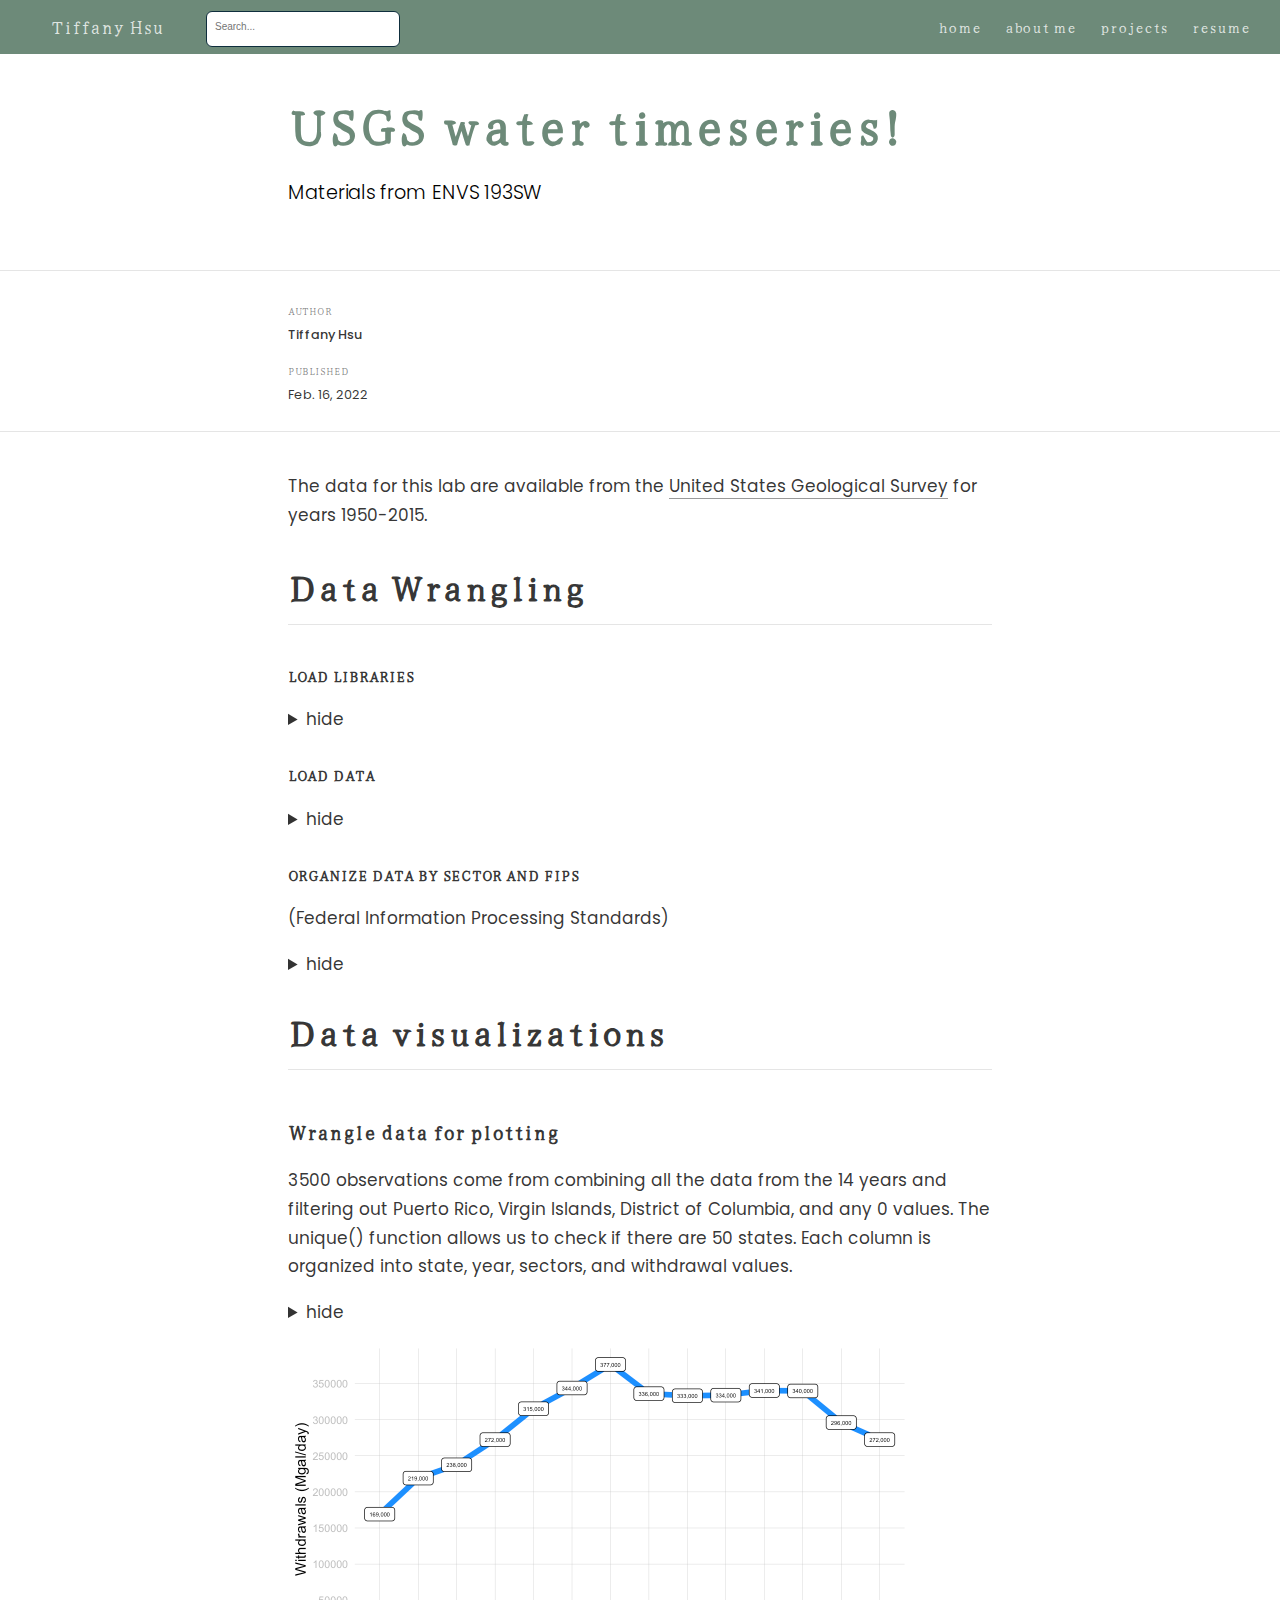
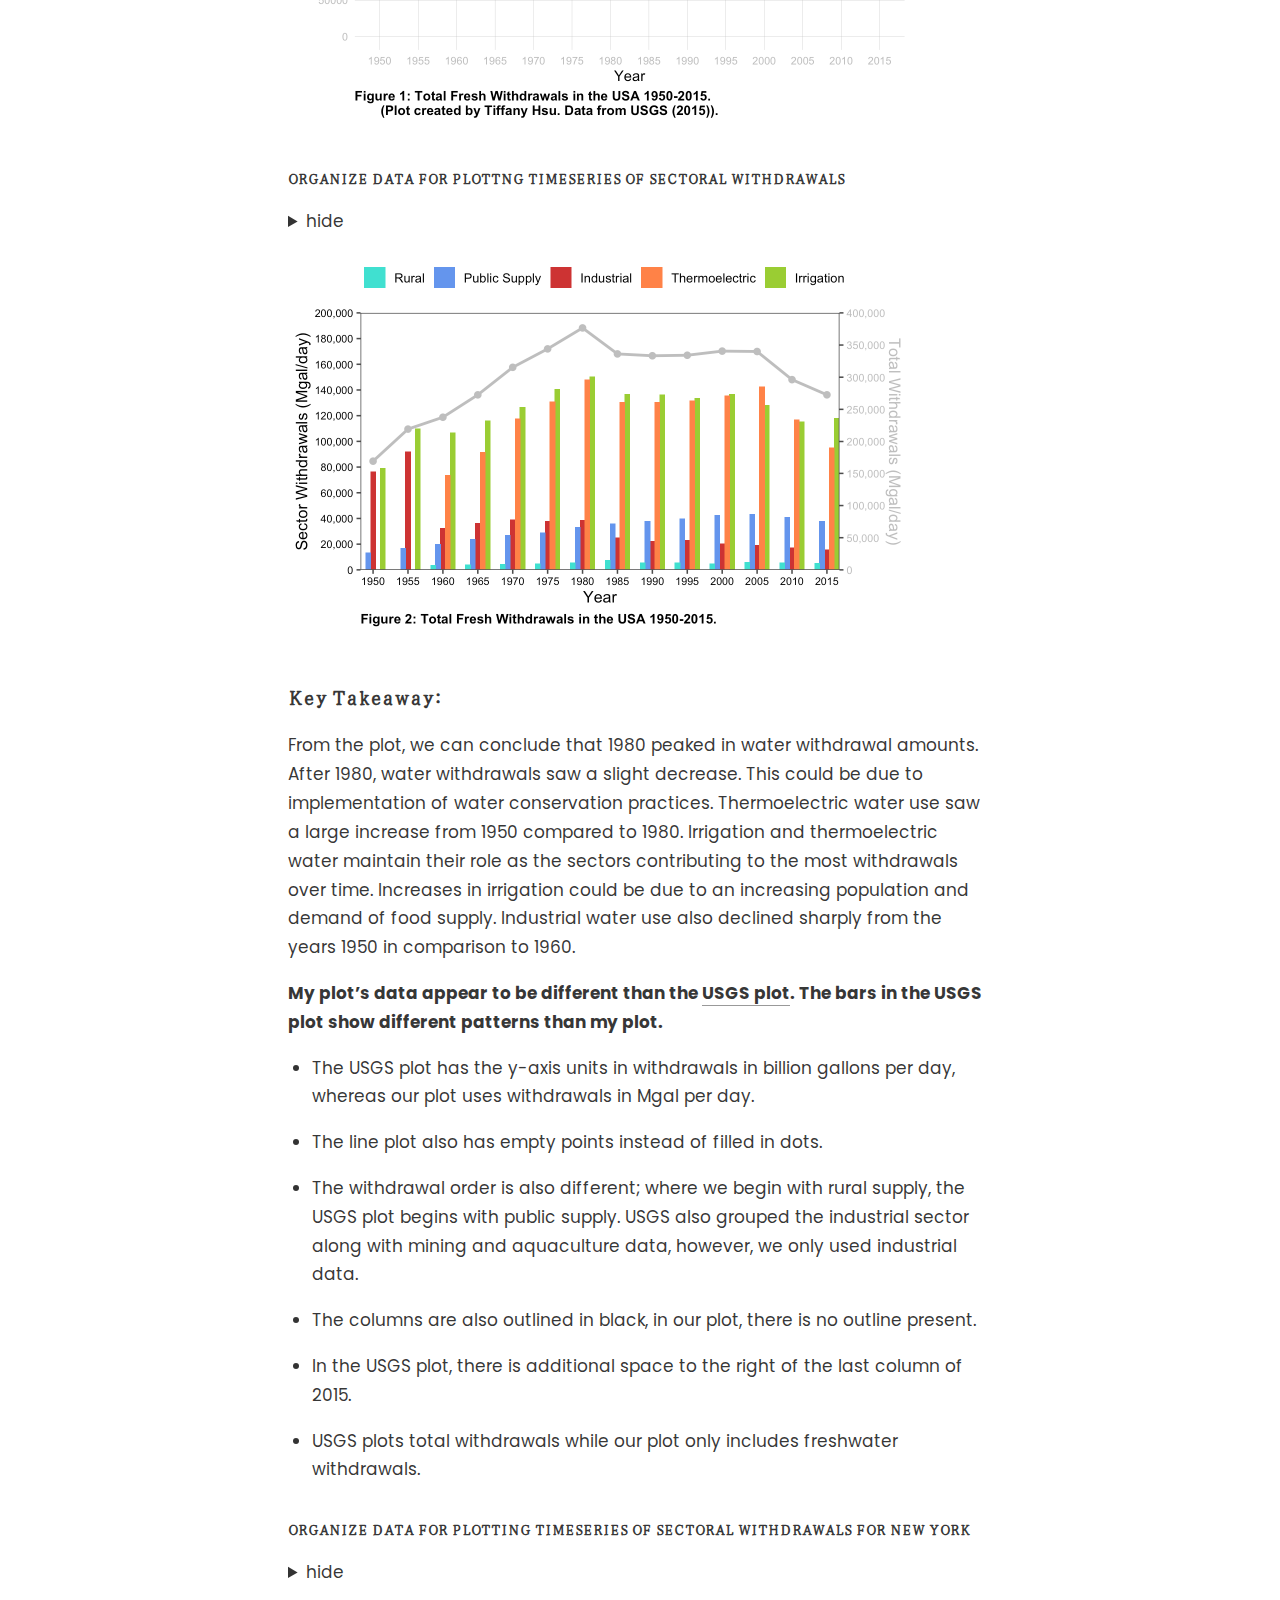
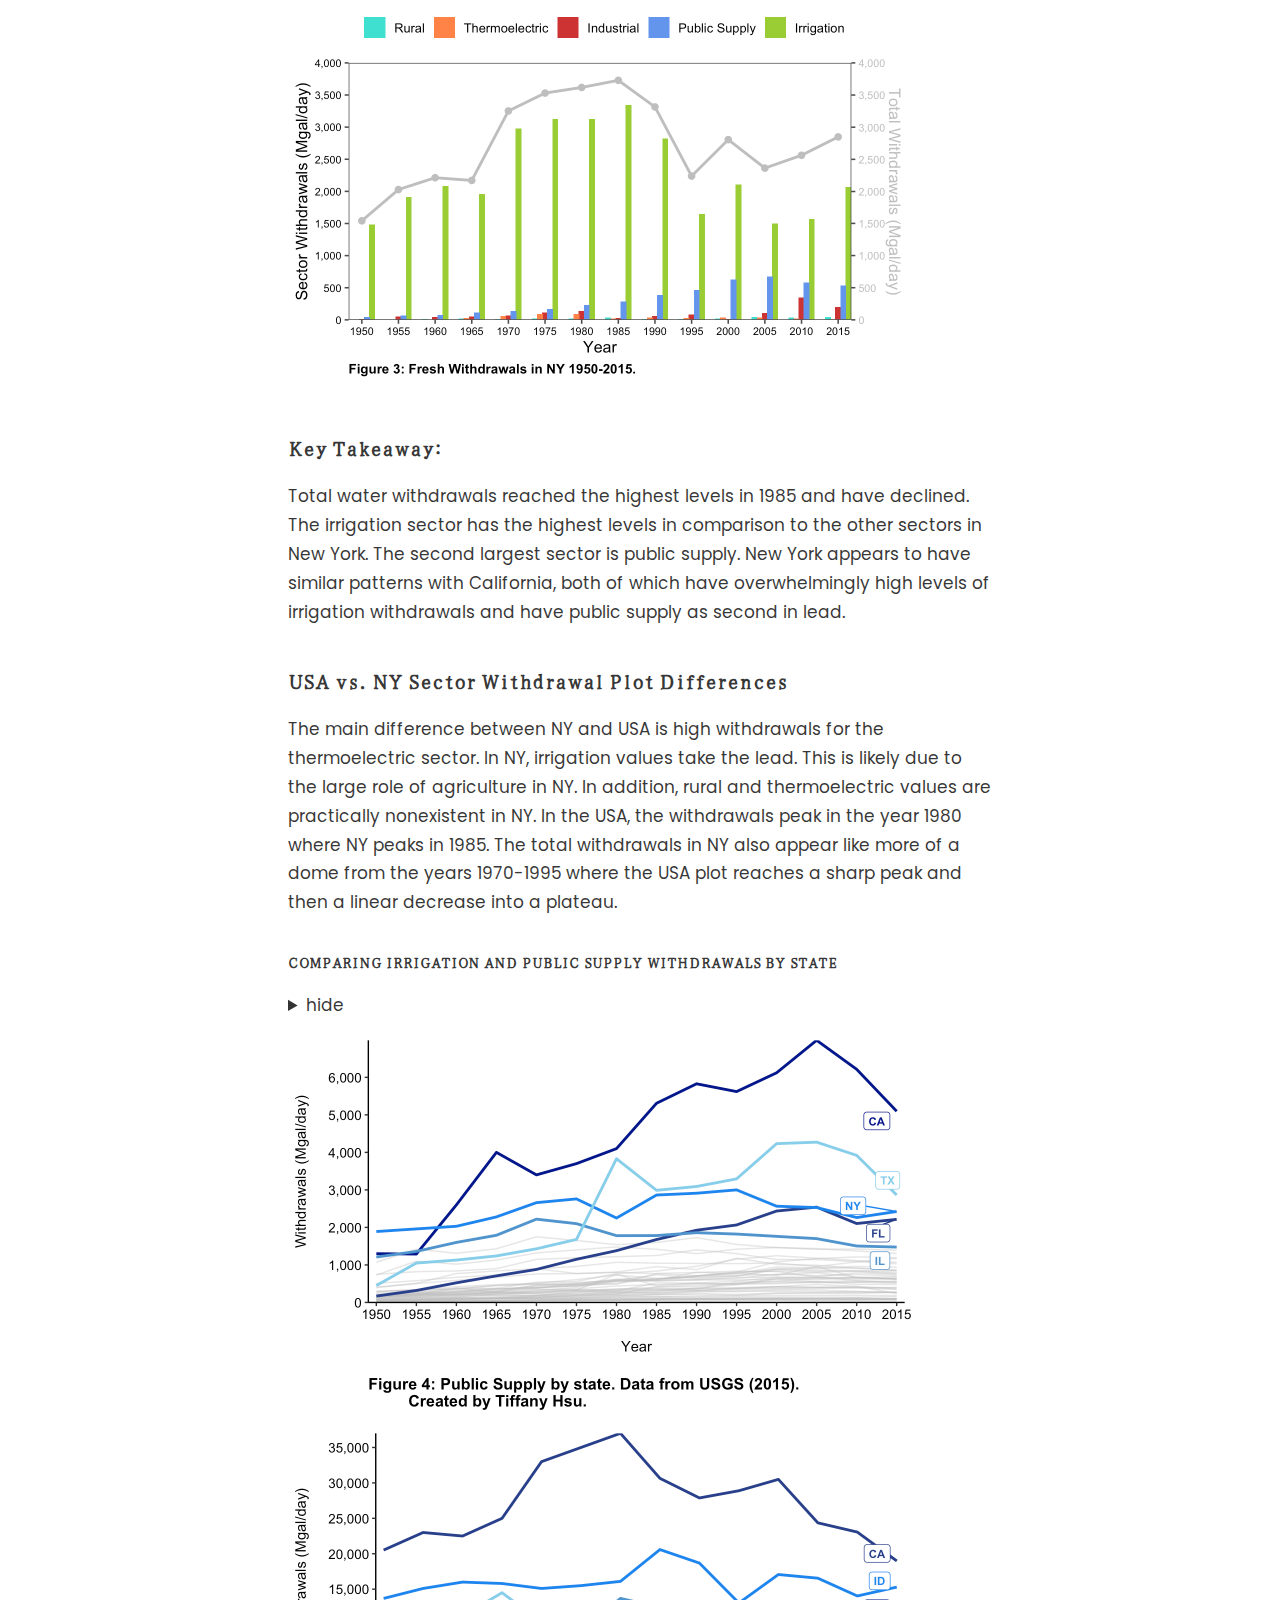
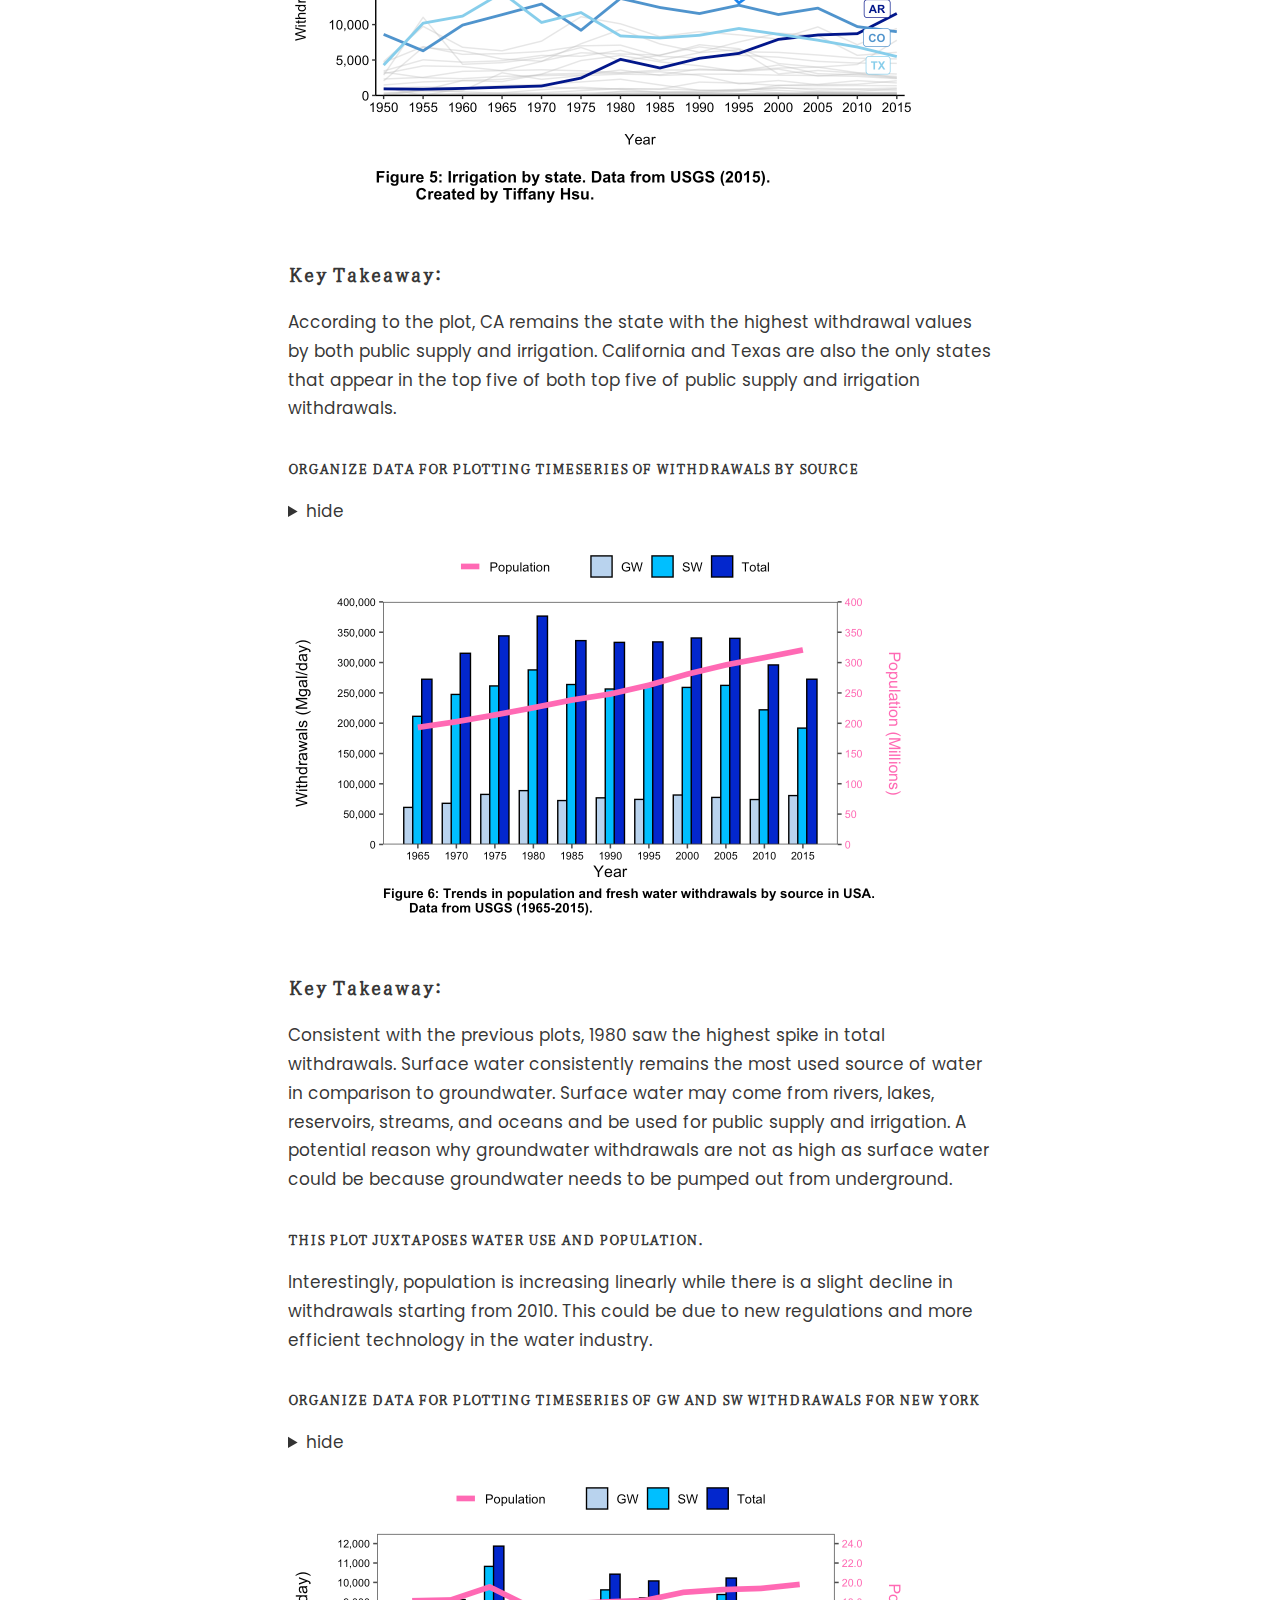
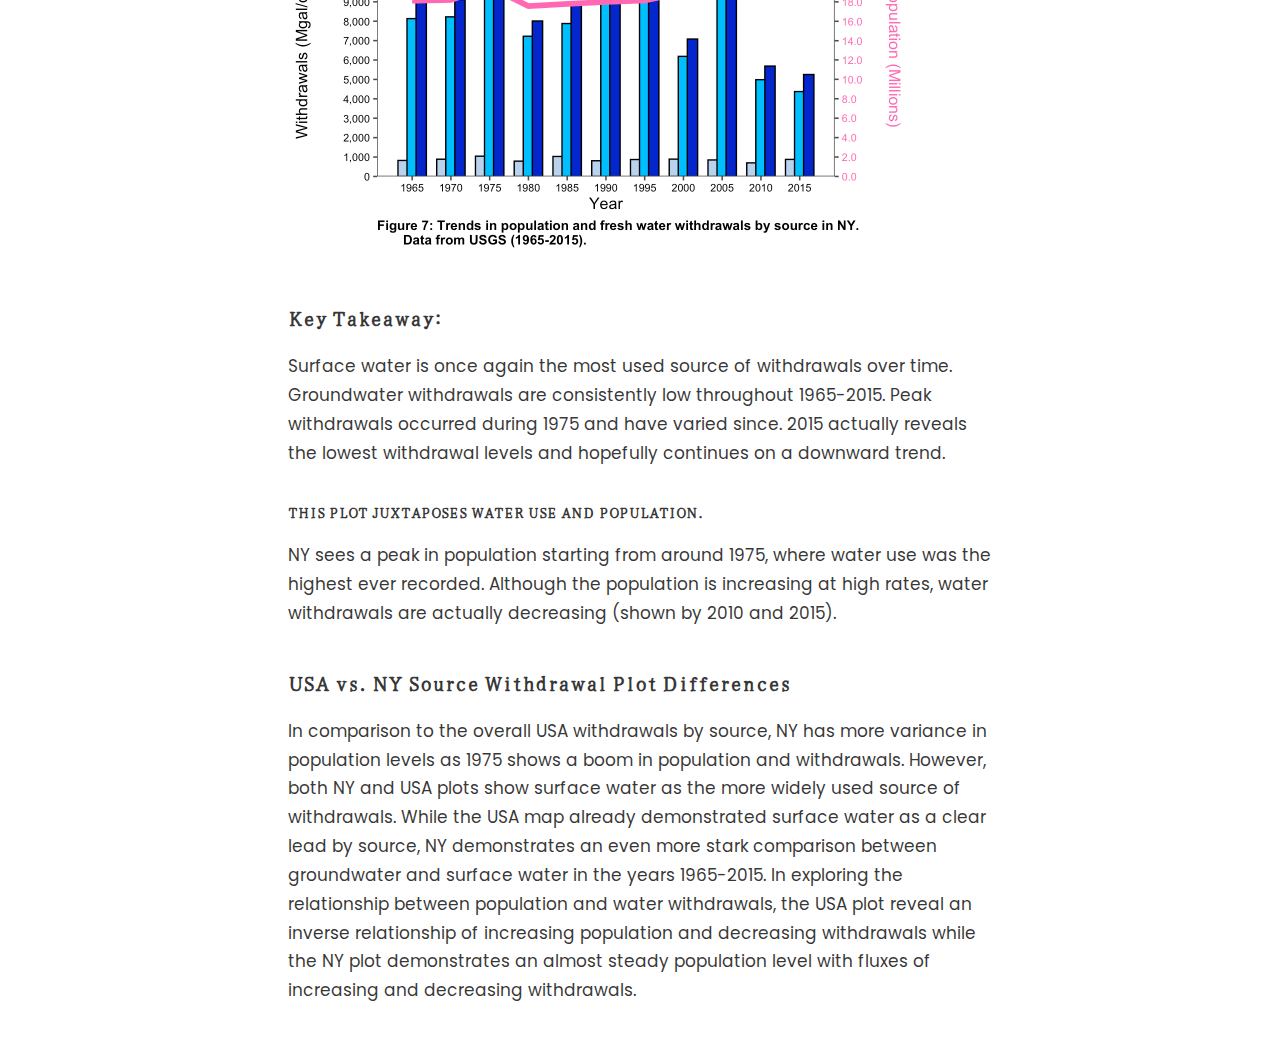
<file: docs/posts/2022-02-16-project2/index.html>
<!DOCTYPE html>

<html xmlns="http://www.w3.org/1999/xhtml" lang="" xml:lang="">

<head>
  <meta charset="utf-8"/>
  <meta name="viewport" content="width=device-width, initial-scale=1"/>
  <meta http-equiv="X-UA-Compatible" content="IE=Edge,chrome=1"/>
  <meta name="generator" content="distill" />

  <style type="text/css">
  /* Hide doc at startup (prevent jankiness while JS renders/transforms) */
  body {
    visibility: hidden;
  }
  </style>

 <!--radix_placeholder_import_source-->
 <!--/radix_placeholder_import_source-->

<style type="text/css">code{white-space: pre;}</style>
<style type="text/css" data-origin="pandoc">
pre > code.sourceCode { white-space: pre; position: relative; }
pre > code.sourceCode > span { display: inline-block; line-height: 1.25; }
pre > code.sourceCode > span:empty { height: 1.2em; }
.sourceCode { overflow: visible; }
code.sourceCode > span { color: inherit; text-decoration: inherit; }
div.sourceCode { margin: 1em 0; }
pre.sourceCode { margin: 0; }
@media screen {
div.sourceCode { overflow: auto; }
}
@media print {
pre > code.sourceCode { white-space: pre-wrap; }
pre > code.sourceCode > span { text-indent: -5em; padding-left: 5em; }
}
pre.numberSource code
  { counter-reset: source-line 0; }
pre.numberSource code > span
  { position: relative; left: -4em; counter-increment: source-line; }
pre.numberSource code > span > a:first-child::before
  { content: counter(source-line);
    position: relative; left: -1em; text-align: right; vertical-align: baseline;
    border: none; display: inline-block;
    -webkit-touch-callout: none; -webkit-user-select: none;
    -khtml-user-select: none; -moz-user-select: none;
    -ms-user-select: none; user-select: none;
    padding: 0 4px; width: 4em;
    color: #aaaaaa;
  }
pre.numberSource { margin-left: 3em; border-left: 1px solid #aaaaaa;  padding-left: 4px; }
div.sourceCode
  {   }
@media screen {
pre > code.sourceCode > span > a:first-child::before { text-decoration: underline; }
}
code span.al { color: #ad0000; } /* Alert */
code span.an { color: #5e5e5e; } /* Annotation */
code span.at { } /* Attribute */
code span.bn { color: #ad0000; } /* BaseN */
code span.bu { } /* BuiltIn */
code span.cf { color: #007ba5; } /* ControlFlow */
code span.ch { color: #20794d; } /* Char */
code span.cn { color: #8f5902; } /* Constant */
code span.co { color: #5e5e5e; } /* Comment */
code span.cv { color: #5e5e5e; font-style: italic; } /* CommentVar */
code span.do { color: #5e5e5e; font-style: italic; } /* Documentation */
code span.dt { color: #ad0000; } /* DataType */
code span.dv { color: #ad0000; } /* DecVal */
code span.er { color: #ad0000; } /* Error */
code span.ex { } /* Extension */
code span.fl { color: #ad0000; } /* Float */
code span.fu { color: #4758ab; } /* Function */
code span.im { } /* Import */
code span.in { color: #5e5e5e; } /* Information */
code span.kw { color: #007ba5; } /* Keyword */
code span.op { color: #5e5e5e; } /* Operator */
code span.ot { color: #007ba5; } /* Other */
code span.pp { color: #ad0000; } /* Preprocessor */
code span.sc { color: #5e5e5e; } /* SpecialChar */
code span.ss { color: #20794d; } /* SpecialString */
code span.st { color: #20794d; } /* String */
code span.va { color: #111111; } /* Variable */
code span.vs { color: #20794d; } /* VerbatimString */
code span.wa { color: #5e5e5e; font-style: italic; } /* Warning */
</style>


  <!--radix_placeholder_meta_tags-->
<title>Tiffany Hsu: USGS water timeseries!</title>

<meta property="description" itemprop="description" content="Materials from ENVS 193SW"/>


<!--  https://schema.org/Article -->
<meta property="article:published" itemprop="datePublished" content="2022-02-16"/>
<meta property="article:created" itemprop="dateCreated" content="2022-02-16"/>
<meta name="article:author" content="Tiffany Hsu"/>

<!--  https://developers.facebook.com/docs/sharing/webmasters#markup -->
<meta property="og:title" content="Tiffany Hsu: USGS water timeseries!"/>
<meta property="og:type" content="article"/>
<meta property="og:description" content="Materials from ENVS 193SW"/>
<meta property="og:locale" content="en_US"/>
<meta property="og:site_name" content="Tiffany Hsu"/>

<!--  https://dev.twitter.com/cards/types/summary -->
<meta property="twitter:card" content="summary"/>
<meta property="twitter:title" content="Tiffany Hsu: USGS water timeseries!"/>
<meta property="twitter:description" content="Materials from ENVS 193SW"/>

<!--/radix_placeholder_meta_tags-->
  <!--radix_placeholder_rmarkdown_metadata-->

<script type="text/json" id="radix-rmarkdown-metadata">
{"type":"list","attributes":{"names":{"type":"character","attributes":{},"value":["title","description","author","date","output"]}},"value":[{"type":"character","attributes":{},"value":["USGS water timeseries!"]},{"type":"character","attributes":{},"value":["Materials from ENVS 193SW"]},{"type":"list","attributes":{},"value":[{"type":"list","attributes":{"names":{"type":"character","attributes":{},"value":["name"]}},"value":[{"type":"character","attributes":{},"value":["Tiffany Hsu"]}]}]},{"type":"character","attributes":{},"value":["2022-02-16"]},{"type":"list","attributes":{"names":{"type":"character","attributes":{},"value":["distill::distill_article"]}},"value":[{"type":"list","attributes":{"names":{"type":"character","attributes":{},"value":["self_contained","code_folding"]}},"value":[{"type":"logical","attributes":{},"value":[false]},{"type":"character","attributes":{},"value":["hide"]}]}]}]}
</script>
<!--/radix_placeholder_rmarkdown_metadata-->
  
  <script type="text/json" id="radix-resource-manifest">
  {"type":"character","attributes":{},"value":["project2_files/anchor-4.2.2/anchor.min.js","project2_files/bowser-1.9.3/bowser.min.js","project2_files/distill-2.2.21/template.v2.js","project2_files/figure-html5/unnamed-chunk-10-1.png","project2_files/figure-html5/unnamed-chunk-4-1.png","project2_files/figure-html5/unnamed-chunk-5-1.png","project2_files/figure-html5/unnamed-chunk-6-1.png","project2_files/figure-html5/unnamed-chunk-7-1.png","project2_files/figure-html5/unnamed-chunk-7-2.png","project2_files/figure-html5/unnamed-chunk-8-1.png","project2_files/figure-html5/unnamed-chunk-9-1.png","project2_files/header-attrs-2.11/header-attrs.js","project2_files/jquery-3.6.0/jquery-3.6.0.js","project2_files/jquery-3.6.0/jquery-3.6.0.min.js","project2_files/jquery-3.6.0/jquery-3.6.0.min.map","project2_files/popper-2.6.0/popper.min.js","project2_files/tippy-6.2.7/tippy-bundle.umd.min.js","project2_files/tippy-6.2.7/tippy-light-border.css","project2_files/tippy-6.2.7/tippy.css","project2_files/tippy-6.2.7/tippy.umd.min.js","project2_files/webcomponents-2.0.0/webcomponents.js"]}
  </script>
  <!--radix_placeholder_navigation_in_header-->
<meta name="distill:offset" content="../.."/>

<script type="application/javascript">

  window.headroom_prevent_pin = false;

  window.document.addEventListener("DOMContentLoaded", function (event) {

    // initialize headroom for banner
    var header = $('header').get(0);
    var headerHeight = header.offsetHeight;
    var headroom = new Headroom(header, {
      tolerance: 5,
      onPin : function() {
        if (window.headroom_prevent_pin) {
          window.headroom_prevent_pin = false;
          headroom.unpin();
        }
      }
    });
    headroom.init();
    if(window.location.hash)
      headroom.unpin();
    $(header).addClass('headroom--transition');

    // offset scroll location for banner on hash change
    // (see: https://github.com/WickyNilliams/headroom.js/issues/38)
    window.addEventListener("hashchange", function(event) {
      window.scrollTo(0, window.pageYOffset - (headerHeight + 25));
    });

    // responsive menu
    $('.distill-site-header').each(function(i, val) {
      var topnav = $(this);
      var toggle = topnav.find('.nav-toggle');
      toggle.on('click', function() {
        topnav.toggleClass('responsive');
      });
    });

    // nav dropdowns
    $('.nav-dropbtn').click(function(e) {
      $(this).next('.nav-dropdown-content').toggleClass('nav-dropdown-active');
      $(this).parent().siblings('.nav-dropdown')
         .children('.nav-dropdown-content').removeClass('nav-dropdown-active');
    });
    $("body").click(function(e){
      $('.nav-dropdown-content').removeClass('nav-dropdown-active');
    });
    $(".nav-dropdown").click(function(e){
      e.stopPropagation();
    });
  });
</script>

<style type="text/css">

/* Theme (user-documented overrideables for nav appearance) */

.distill-site-nav {
  color: rgba(255, 255, 255, 0.8);
  background-color: #0F2E3D;
  font-size: 15px;
  font-weight: 300;
}

.distill-site-nav a {
  color: inherit;
  text-decoration: none;
}

.distill-site-nav a:hover {
  color: white;
}

@media print {
  .distill-site-nav {
    display: none;
  }
}

.distill-site-header {

}

.distill-site-footer {

}


/* Site Header */

.distill-site-header {
  width: 100%;
  box-sizing: border-box;
  z-index: 3;
}

.distill-site-header .nav-left {
  display: inline-block;
  margin-left: 8px;
}

@media screen and (max-width: 768px) {
  .distill-site-header .nav-left {
    margin-left: 0;
  }
}


.distill-site-header .nav-right {
  float: right;
  margin-right: 8px;
}

.distill-site-header a,
.distill-site-header .title {
  display: inline-block;
  text-align: center;
  padding: 14px 10px 14px 10px;
}

.distill-site-header .title {
  font-size: 18px;
  min-width: 150px;
}

.distill-site-header .logo {
  padding: 0;
}

.distill-site-header .logo img {
  display: none;
  max-height: 20px;
  width: auto;
  margin-bottom: -4px;
}

.distill-site-header .nav-image img {
  max-height: 18px;
  width: auto;
  display: inline-block;
  margin-bottom: -3px;
}



@media screen and (min-width: 1000px) {
  .distill-site-header .logo img {
    display: inline-block;
  }
  .distill-site-header .nav-left {
    margin-left: 20px;
  }
  .distill-site-header .nav-right {
    margin-right: 20px;
  }
  .distill-site-header .title {
    padding-left: 12px;
  }
}


.distill-site-header .nav-toggle {
  display: none;
}

.nav-dropdown {
  display: inline-block;
  position: relative;
}

.nav-dropdown .nav-dropbtn {
  border: none;
  outline: none;
  color: rgba(255, 255, 255, 0.8);
  padding: 16px 10px;
  background-color: transparent;
  font-family: inherit;
  font-size: inherit;
  font-weight: inherit;
  margin: 0;
  margin-top: 1px;
  z-index: 2;
}

.nav-dropdown-content {
  display: none;
  position: absolute;
  background-color: white;
  min-width: 200px;
  border: 1px solid rgba(0,0,0,0.15);
  border-radius: 4px;
  box-shadow: 0px 8px 16px 0px rgba(0,0,0,0.1);
  z-index: 1;
  margin-top: 2px;
  white-space: nowrap;
  padding-top: 4px;
  padding-bottom: 4px;
}

.nav-dropdown-content hr {
  margin-top: 4px;
  margin-bottom: 4px;
  border: none;
  border-bottom: 1px solid rgba(0, 0, 0, 0.1);
}

.nav-dropdown-active {
  display: block;
}

.nav-dropdown-content a, .nav-dropdown-content .nav-dropdown-header {
  color: black;
  padding: 6px 24px;
  text-decoration: none;
  display: block;
  text-align: left;
}

.nav-dropdown-content .nav-dropdown-header {
  display: block;
  padding: 5px 24px;
  padding-bottom: 0;
  text-transform: uppercase;
  font-size: 14px;
  color: #999999;
  white-space: nowrap;
}

.nav-dropdown:hover .nav-dropbtn {
  color: white;
}

.nav-dropdown-content a:hover {
  background-color: #ddd;
  color: black;
}

.nav-right .nav-dropdown-content {
  margin-left: -45%;
  right: 0;
}

@media screen and (max-width: 768px) {
  .distill-site-header a, .distill-site-header .nav-dropdown  {display: none;}
  .distill-site-header a.nav-toggle {
    float: right;
    display: block;
  }
  .distill-site-header .title {
    margin-left: 0;
  }
  .distill-site-header .nav-right {
    margin-right: 0;
  }
  .distill-site-header {
    overflow: hidden;
  }
  .nav-right .nav-dropdown-content {
    margin-left: 0;
  }
}


@media screen and (max-width: 768px) {
  .distill-site-header.responsive {position: relative; min-height: 500px; }
  .distill-site-header.responsive a.nav-toggle {
    position: absolute;
    right: 0;
    top: 0;
  }
  .distill-site-header.responsive a,
  .distill-site-header.responsive .nav-dropdown {
    display: block;
    text-align: left;
  }
  .distill-site-header.responsive .nav-left,
  .distill-site-header.responsive .nav-right {
    width: 100%;
  }
  .distill-site-header.responsive .nav-dropdown {float: none;}
  .distill-site-header.responsive .nav-dropdown-content {position: relative;}
  .distill-site-header.responsive .nav-dropdown .nav-dropbtn {
    display: block;
    width: 100%;
    text-align: left;
  }
}

/* Site Footer */

.distill-site-footer {
  width: 100%;
  overflow: hidden;
  box-sizing: border-box;
  z-index: 3;
  margin-top: 30px;
  padding-top: 30px;
  padding-bottom: 30px;
  text-align: center;
}

/* Headroom */

d-title {
  padding-top: 6rem;
}

@media print {
  d-title {
    padding-top: 4rem;
  }
}

.headroom {
  z-index: 1000;
  position: fixed;
  top: 0;
  left: 0;
  right: 0;
}

.headroom--transition {
  transition: all .4s ease-in-out;
}

.headroom--unpinned {
  top: -100px;
}

.headroom--pinned {
  top: 0;
}

/* adjust viewport for navbar height */
/* helps vertically center bootstrap (non-distill) content */
.min-vh-100 {
  min-height: calc(100vh - 100px) !important;
}

</style>

<script src="../../site_libs/jquery-3.6.0/jquery-3.6.0.min.js"></script>
<link href="../../site_libs/font-awesome-5.1.0/css/all.css" rel="stylesheet"/>
<link href="../../site_libs/font-awesome-5.1.0/css/v4-shims.css" rel="stylesheet"/>
<script src="../../site_libs/headroom-0.9.4/headroom.min.js"></script>
<script src="../../site_libs/autocomplete-0.37.1/autocomplete.min.js"></script>
<script src="../../site_libs/fuse-6.4.1/fuse.min.js"></script>

<script type="application/javascript">

function getMeta(metaName) {
  var metas = document.getElementsByTagName('meta');
  for (let i = 0; i < metas.length; i++) {
    if (metas[i].getAttribute('name') === metaName) {
      return metas[i].getAttribute('content');
    }
  }
  return '';
}

function offsetURL(url) {
  var offset = getMeta('distill:offset');
  return offset ? offset + '/' + url : url;
}

function createFuseIndex() {

  // create fuse index
  var options = {
    keys: [
      { name: 'title', weight: 20 },
      { name: 'categories', weight: 15 },
      { name: 'description', weight: 10 },
      { name: 'contents', weight: 5 },
    ],
    ignoreLocation: true,
    threshold: 0
  };
  var fuse = new window.Fuse([], options);

  // fetch the main search.json
  return fetch(offsetURL('search.json'))
    .then(function(response) {
      if (response.status == 200) {
        return response.json().then(function(json) {
          // index main articles
          json.articles.forEach(function(article) {
            fuse.add(article);
          });
          // download collections and index their articles
          return Promise.all(json.collections.map(function(collection) {
            return fetch(offsetURL(collection)).then(function(response) {
              if (response.status === 200) {
                return response.json().then(function(articles) {
                  articles.forEach(function(article) {
                    fuse.add(article);
                  });
                })
              } else {
                return Promise.reject(
                  new Error('Unexpected status from search index request: ' +
                            response.status)
                );
              }
            });
          })).then(function() {
            return fuse;
          });
        });

      } else {
        return Promise.reject(
          new Error('Unexpected status from search index request: ' +
                      response.status)
        );
      }
    });
}

window.document.addEventListener("DOMContentLoaded", function (event) {

  // get search element (bail if we don't have one)
  var searchEl = window.document.getElementById('distill-search');
  if (!searchEl)
    return;

  createFuseIndex()
    .then(function(fuse) {

      // make search box visible
      searchEl.classList.remove('hidden');

      // initialize autocomplete
      var options = {
        autoselect: true,
        hint: false,
        minLength: 2,
      };
      window.autocomplete(searchEl, options, [{
        source: function(query, callback) {
          const searchOptions = {
            isCaseSensitive: false,
            shouldSort: true,
            minMatchCharLength: 2,
            limit: 10,
          };
          var results = fuse.search(query, searchOptions);
          callback(results
            .map(function(result) { return result.item; })
          );
        },
        templates: {
          suggestion: function(suggestion) {
            var img = suggestion.preview && Object.keys(suggestion.preview).length > 0
              ? `<img src="${offsetURL(suggestion.preview)}"</img>`
              : '';
            var html = `
              <div class="search-item">
                <h3>${suggestion.title}</h3>
                <div class="search-item-description">
                  ${suggestion.description || ''}
                </div>
                <div class="search-item-preview">
                  ${img}
                </div>
              </div>
            `;
            return html;
          }
        }
      }]).on('autocomplete:selected', function(event, suggestion) {
        window.location.href = offsetURL(suggestion.path);
      });
      // remove inline display style on autocompleter (we want to
      // manage responsive display via css)
      $('.algolia-autocomplete').css("display", "");
    })
    .catch(function(error) {
      console.log(error);
    });

});

</script>

<style type="text/css">

.nav-search {
  font-size: x-small;
}

/* Algolioa Autocomplete */

.algolia-autocomplete {
  display: inline-block;
  margin-left: 10px;
  vertical-align: sub;
  background-color: white;
  color: black;
  padding: 6px;
  padding-top: 8px;
  padding-bottom: 0;
  border-radius: 6px;
  border: 1px #0F2E3D solid;
  width: 180px;
}


@media screen and (max-width: 768px) {
  .distill-site-nav .algolia-autocomplete {
    display: none;
    visibility: hidden;
  }
  .distill-site-nav.responsive .algolia-autocomplete {
    display: inline-block;
    visibility: visible;
  }
  .distill-site-nav.responsive .algolia-autocomplete .aa-dropdown-menu {
    margin-left: 0;
    width: 400px;
    max-height: 400px;
  }
}

.algolia-autocomplete .aa-input, .algolia-autocomplete .aa-hint {
  width: 90%;
  outline: none;
  border: none;
}

.algolia-autocomplete .aa-hint {
  color: #999;
}
.algolia-autocomplete .aa-dropdown-menu {
  width: 550px;
  max-height: 70vh;
  overflow-x: visible;
  overflow-y: scroll;
  padding: 5px;
  margin-top: 3px;
  margin-left: -150px;
  background-color: #fff;
  border-radius: 5px;
  border: 1px solid #999;
  border-top: none;
}

.algolia-autocomplete .aa-dropdown-menu .aa-suggestion {
  cursor: pointer;
  padding: 5px 4px;
  border-bottom: 1px solid #eee;
}

.algolia-autocomplete .aa-dropdown-menu .aa-suggestion:last-of-type {
  border-bottom: none;
  margin-bottom: 2px;
}

.algolia-autocomplete .aa-dropdown-menu .aa-suggestion .search-item {
  overflow: hidden;
  font-size: 0.8em;
  line-height: 1.4em;
}

.algolia-autocomplete .aa-dropdown-menu .aa-suggestion .search-item h3 {
  font-size: 1rem;
  margin-block-start: 0;
  margin-block-end: 5px;
}

.algolia-autocomplete .aa-dropdown-menu .aa-suggestion .search-item-description {
  display: inline-block;
  overflow: hidden;
  height: 2.8em;
  width: 80%;
  margin-right: 4%;
}

.algolia-autocomplete .aa-dropdown-menu .aa-suggestion .search-item-preview {
  display: inline-block;
  width: 15%;
}

.algolia-autocomplete .aa-dropdown-menu .aa-suggestion .search-item-preview img {
  height: 3em;
  width: auto;
  display: none;
}

.algolia-autocomplete .aa-dropdown-menu .aa-suggestion .search-item-preview img[src] {
  display: initial;
}

.algolia-autocomplete .aa-dropdown-menu .aa-suggestion.aa-cursor {
  background-color: #eee;
}
.algolia-autocomplete .aa-dropdown-menu .aa-suggestion em {
  font-weight: bold;
  font-style: normal;
}

</style>


<!--/radix_placeholder_navigation_in_header-->
  <!--radix_placeholder_distill-->

<style type="text/css">

body {
  background-color: white;
}

.pandoc-table {
  width: 100%;
}

.pandoc-table>caption {
  margin-bottom: 10px;
}

.pandoc-table th:not([align]) {
  text-align: left;
}

.pagedtable-footer {
  font-size: 15px;
}

d-byline .byline {
  grid-template-columns: 2fr 2fr;
}

d-byline .byline h3 {
  margin-block-start: 1.5em;
}

d-byline .byline .authors-affiliations h3 {
  margin-block-start: 0.5em;
}

.authors-affiliations .orcid-id {
  width: 16px;
  height:16px;
  margin-left: 4px;
  margin-right: 4px;
  vertical-align: middle;
  padding-bottom: 2px;
}

d-title .dt-tags {
  margin-top: 1em;
  grid-column: text;
}

.dt-tags .dt-tag {
  text-decoration: none;
  display: inline-block;
  color: rgba(0,0,0,0.6);
  padding: 0em 0.4em;
  margin-right: 0.5em;
  margin-bottom: 0.4em;
  font-size: 70%;
  border: 1px solid rgba(0,0,0,0.2);
  border-radius: 3px;
  text-transform: uppercase;
  font-weight: 500;
}

d-article table.gt_table td,
d-article table.gt_table th {
  border-bottom: none;
}

.html-widget {
  margin-bottom: 2.0em;
}

.l-screen-inset {
  padding-right: 16px;
}

.l-screen .caption {
  margin-left: 10px;
}

.shaded {
  background: rgb(247, 247, 247);
  padding-top: 20px;
  padding-bottom: 20px;
  border-top: 1px solid rgba(0, 0, 0, 0.1);
  border-bottom: 1px solid rgba(0, 0, 0, 0.1);
}

.shaded .html-widget {
  margin-bottom: 0;
  border: 1px solid rgba(0, 0, 0, 0.1);
}

.shaded .shaded-content {
  background: white;
}

.text-output {
  margin-top: 0;
  line-height: 1.5em;
}

.hidden {
  display: none !important;
}

d-article {
  padding-top: 2.5rem;
  padding-bottom: 30px;
}

d-appendix {
  padding-top: 30px;
}

d-article>p>img {
  width: 100%;
}

d-article h2 {
  margin: 1rem 0 1.5rem 0;
}

d-article h3 {
  margin-top: 1.5rem;
}

d-article iframe {
  border: 1px solid rgba(0, 0, 0, 0.1);
  margin-bottom: 2.0em;
  width: 100%;
}

/* Tweak code blocks */

d-article div.sourceCode code,
d-article pre code {
  font-family: Consolas, Monaco, 'Andale Mono', 'Ubuntu Mono', monospace;
}

d-article pre,
d-article div.sourceCode,
d-article div.sourceCode pre {
  overflow: auto;
}

d-article div.sourceCode {
  background-color: white;
}

d-article div.sourceCode pre {
  padding-left: 10px;
  font-size: 12px;
  border-left: 2px solid rgba(0,0,0,0.1);
}

d-article pre {
  font-size: 12px;
  color: black;
  background: none;
  margin-top: 0;
  text-align: left;
  white-space: pre;
  word-spacing: normal;
  word-break: normal;
  word-wrap: normal;
  line-height: 1.5;

  -moz-tab-size: 4;
  -o-tab-size: 4;
  tab-size: 4;

  -webkit-hyphens: none;
  -moz-hyphens: none;
  -ms-hyphens: none;
  hyphens: none;
}

d-article pre a {
  border-bottom: none;
}

d-article pre a:hover {
  border-bottom: none;
  text-decoration: underline;
}

d-article details {
  grid-column: text;
  margin-bottom: 0.8em;
}

@media(min-width: 768px) {

d-article pre,
d-article div.sourceCode,
d-article div.sourceCode pre {
  overflow: visible !important;
}

d-article div.sourceCode pre {
  padding-left: 18px;
  font-size: 14px;
}

d-article pre {
  font-size: 14px;
}

}

figure img.external {
  background: white;
  border: 1px solid rgba(0, 0, 0, 0.1);
  box-shadow: 0 1px 8px rgba(0, 0, 0, 0.1);
  padding: 18px;
  box-sizing: border-box;
}

/* CSS for d-contents */

.d-contents {
  grid-column: text;
  color: rgba(0,0,0,0.8);
  font-size: 0.9em;
  padding-bottom: 1em;
  margin-bottom: 1em;
  padding-bottom: 0.5em;
  margin-bottom: 1em;
  padding-left: 0.25em;
  justify-self: start;
}

@media(min-width: 1000px) {
  .d-contents.d-contents-float {
    height: 0;
    grid-column-start: 1;
    grid-column-end: 4;
    justify-self: center;
    padding-right: 3em;
    padding-left: 2em;
  }
}

.d-contents nav h3 {
  font-size: 18px;
  margin-top: 0;
  margin-bottom: 1em;
}

.d-contents li {
  list-style-type: none
}

.d-contents nav > ul {
  padding-left: 0;
}

.d-contents ul {
  padding-left: 1em
}

.d-contents nav ul li {
  margin-top: 0.6em;
  margin-bottom: 0.2em;
}

.d-contents nav a {
  font-size: 13px;
  border-bottom: none;
  text-decoration: none
  color: rgba(0, 0, 0, 0.8);
}

.d-contents nav a:hover {
  text-decoration: underline solid rgba(0, 0, 0, 0.6)
}

.d-contents nav > ul > li > a {
  font-weight: 600;
}

.d-contents nav > ul > li > ul {
  font-weight: inherit;
}

.d-contents nav > ul > li > ul > li {
  margin-top: 0.2em;
}


.d-contents nav ul {
  margin-top: 0;
  margin-bottom: 0.25em;
}

.d-article-with-toc h2:nth-child(2) {
  margin-top: 0;
}


/* Figure */

.figure {
  position: relative;
  margin-bottom: 2.5em;
  margin-top: 1.5em;
}

.figure img {
  width: 100%;
}

.figure .caption {
  color: rgba(0, 0, 0, 0.6);
  font-size: 12px;
  line-height: 1.5em;
}

.figure img.external {
  background: white;
  border: 1px solid rgba(0, 0, 0, 0.1);
  box-shadow: 0 1px 8px rgba(0, 0, 0, 0.1);
  padding: 18px;
  box-sizing: border-box;
}

.figure .caption a {
  color: rgba(0, 0, 0, 0.6);
}

.figure .caption b,
.figure .caption strong, {
  font-weight: 600;
  color: rgba(0, 0, 0, 1.0);
}

/* Citations */

d-article .citation {
  color: inherit;
  cursor: inherit;
}

div.hanging-indent{
  margin-left: 1em; text-indent: -1em;
}

/* Citation hover box */

.tippy-box[data-theme~=light-border] {
  background-color: rgba(250, 250, 250, 0.95);
}

.tippy-content > p {
  margin-bottom: 0;
  padding: 2px;
}


/* Tweak 1000px media break to show more text */

@media(min-width: 1000px) {
  .base-grid,
  distill-header,
  d-title,
  d-abstract,
  d-article,
  d-appendix,
  distill-appendix,
  d-byline,
  d-footnote-list,
  d-citation-list,
  distill-footer {
    grid-template-columns: [screen-start] 1fr [page-start kicker-start] 80px [middle-start] 50px [text-start kicker-end] 65px 65px 65px 65px 65px 65px 65px 65px [text-end gutter-start] 65px [middle-end] 65px [page-end gutter-end] 1fr [screen-end];
    grid-column-gap: 16px;
  }

  .grid {
    grid-column-gap: 16px;
  }

  d-article {
    font-size: 1.06rem;
    line-height: 1.7em;
  }
  figure .caption, .figure .caption, figure figcaption {
    font-size: 13px;
  }
}

@media(min-width: 1180px) {
  .base-grid,
  distill-header,
  d-title,
  d-abstract,
  d-article,
  d-appendix,
  distill-appendix,
  d-byline,
  d-footnote-list,
  d-citation-list,
  distill-footer {
    grid-template-columns: [screen-start] 1fr [page-start kicker-start] 60px [middle-start] 60px [text-start kicker-end] 60px 60px 60px 60px 60px 60px 60px 60px [text-end gutter-start] 60px [middle-end] 60px [page-end gutter-end] 1fr [screen-end];
    grid-column-gap: 32px;
  }

  .grid {
    grid-column-gap: 32px;
  }
}


/* Get the citation styles for the appendix (not auto-injected on render since
   we do our own rendering of the citation appendix) */

d-appendix .citation-appendix,
.d-appendix .citation-appendix {
  font-size: 11px;
  line-height: 15px;
  border-left: 1px solid rgba(0, 0, 0, 0.1);
  padding-left: 18px;
  border: 1px solid rgba(0,0,0,0.1);
  background: rgba(0, 0, 0, 0.02);
  padding: 10px 18px;
  border-radius: 3px;
  color: rgba(150, 150, 150, 1);
  overflow: hidden;
  margin-top: -12px;
  white-space: pre-wrap;
  word-wrap: break-word;
}

/* Include appendix styles here so they can be overridden */

d-appendix {
  contain: layout style;
  font-size: 0.8em;
  line-height: 1.7em;
  margin-top: 60px;
  margin-bottom: 0;
  border-top: 1px solid rgba(0, 0, 0, 0.1);
  color: rgba(0,0,0,0.5);
  padding-top: 60px;
  padding-bottom: 48px;
}

d-appendix h3 {
  grid-column: page-start / text-start;
  font-size: 15px;
  font-weight: 500;
  margin-top: 1em;
  margin-bottom: 0;
  color: rgba(0,0,0,0.65);
}

d-appendix h3 + * {
  margin-top: 1em;
}

d-appendix ol {
  padding: 0 0 0 15px;
}

@media (min-width: 768px) {
  d-appendix ol {
    padding: 0 0 0 30px;
    margin-left: -30px;
  }
}

d-appendix li {
  margin-bottom: 1em;
}

d-appendix a {
  color: rgba(0, 0, 0, 0.6);
}

d-appendix > * {
  grid-column: text;
}

d-appendix > d-footnote-list,
d-appendix > d-citation-list,
d-appendix > distill-appendix {
  grid-column: screen;
}

/* Include footnote styles here so they can be overridden */

d-footnote-list {
  contain: layout style;
}

d-footnote-list > * {
  grid-column: text;
}

d-footnote-list a.footnote-backlink {
  color: rgba(0,0,0,0.3);
  padding-left: 0.5em;
}



/* Anchor.js */

.anchorjs-link {
  /*transition: all .25s linear; */
  text-decoration: none;
  border-bottom: none;
}
*:hover > .anchorjs-link {
  margin-left: -1.125em !important;
  text-decoration: none;
  border-bottom: none;
}

/* Social footer */

.social_footer {
  margin-top: 30px;
  margin-bottom: 0;
  color: rgba(0,0,0,0.67);
}

.disqus-comments {
  margin-right: 30px;
}

.disqus-comment-count {
  border-bottom: 1px solid rgba(0, 0, 0, 0.4);
  cursor: pointer;
}

#disqus_thread {
  margin-top: 30px;
}

.article-sharing a {
  border-bottom: none;
  margin-right: 8px;
}

.article-sharing a:hover {
  border-bottom: none;
}

.sidebar-section.subscribe {
  font-size: 12px;
  line-height: 1.6em;
}

.subscribe p {
  margin-bottom: 0.5em;
}


.article-footer .subscribe {
  font-size: 15px;
  margin-top: 45px;
}


.sidebar-section.custom {
  font-size: 12px;
  line-height: 1.6em;
}

.custom p {
  margin-bottom: 0.5em;
}

/* Styles for listing layout (hide title) */
.layout-listing d-title, .layout-listing .d-title {
  display: none;
}

/* Styles for posts lists (not auto-injected) */


.posts-with-sidebar {
  padding-left: 45px;
  padding-right: 45px;
}

.posts-list .description h2,
.posts-list .description p {
  font-family: -apple-system, BlinkMacSystemFont, "Segoe UI", Roboto, Oxygen, Ubuntu, Cantarell, "Fira Sans", "Droid Sans", "Helvetica Neue", Arial, sans-serif;
}

.posts-list .description h2 {
  font-weight: 700;
  border-bottom: none;
  padding-bottom: 0;
}

.posts-list h2.post-tag {
  border-bottom: 1px solid rgba(0, 0, 0, 0.2);
  padding-bottom: 12px;
}
.posts-list {
  margin-top: 60px;
  margin-bottom: 24px;
}

.posts-list .post-preview {
  text-decoration: none;
  overflow: hidden;
  display: block;
  border-bottom: 1px solid rgba(0, 0, 0, 0.1);
  padding: 24px 0;
}

.post-preview-last {
  border-bottom: none !important;
}

.posts-list .posts-list-caption {
  grid-column: screen;
  font-weight: 400;
}

.posts-list .post-preview h2 {
  margin: 0 0 6px 0;
  line-height: 1.2em;
  font-style: normal;
  font-size: 24px;
}

.posts-list .post-preview p {
  margin: 0 0 12px 0;
  line-height: 1.4em;
  font-size: 16px;
}

.posts-list .post-preview .thumbnail {
  box-sizing: border-box;
  margin-bottom: 24px;
  position: relative;
  max-width: 500px;
}
.posts-list .post-preview img {
  width: 100%;
  display: block;
}

.posts-list .metadata {
  font-size: 12px;
  line-height: 1.4em;
  margin-bottom: 18px;
}

.posts-list .metadata > * {
  display: inline-block;
}

.posts-list .metadata .publishedDate {
  margin-right: 2em;
}

.posts-list .metadata .dt-authors {
  display: block;
  margin-top: 0.3em;
  margin-right: 2em;
}

.posts-list .dt-tags {
  display: block;
  line-height: 1em;
}

.posts-list .dt-tags .dt-tag {
  display: inline-block;
  color: rgba(0,0,0,0.6);
  padding: 0.3em 0.4em;
  margin-right: 0.2em;
  margin-bottom: 0.4em;
  font-size: 60%;
  border: 1px solid rgba(0,0,0,0.2);
  border-radius: 3px;
  text-transform: uppercase;
  font-weight: 500;
}

.posts-list img {
  opacity: 1;
}

.posts-list img[data-src] {
  opacity: 0;
}

.posts-more {
  clear: both;
}


.posts-sidebar {
  font-size: 16px;
}

.posts-sidebar h3 {
  font-size: 16px;
  margin-top: 0;
  margin-bottom: 0.5em;
  font-weight: 400;
  text-transform: uppercase;
}

.sidebar-section {
  margin-bottom: 30px;
}

.categories ul {
  list-style-type: none;
  margin: 0;
  padding: 0;
}

.categories li {
  color: rgba(0, 0, 0, 0.8);
  margin-bottom: 0;
}

.categories li>a {
  border-bottom: none;
}

.categories li>a:hover {
  border-bottom: 1px solid rgba(0, 0, 0, 0.4);
}

.categories .active {
  font-weight: 600;
}

.categories .category-count {
  color: rgba(0, 0, 0, 0.4);
}


@media(min-width: 768px) {
  .posts-list .post-preview h2 {
    font-size: 26px;
  }
  .posts-list .post-preview .thumbnail {
    float: right;
    width: 30%;
    margin-bottom: 0;
  }
  .posts-list .post-preview .description {
    float: left;
    width: 45%;
  }
  .posts-list .post-preview .metadata {
    float: left;
    width: 20%;
    margin-top: 8px;
  }
  .posts-list .post-preview p {
    margin: 0 0 12px 0;
    line-height: 1.5em;
    font-size: 16px;
  }
  .posts-with-sidebar .posts-list {
    float: left;
    width: 75%;
  }
  .posts-with-sidebar .posts-sidebar {
    float: right;
    width: 20%;
    margin-top: 60px;
    padding-top: 24px;
    padding-bottom: 24px;
  }
}


/* Improve display for browsers without grid (IE/Edge <= 15) */

.downlevel {
  line-height: 1.6em;
  font-family: -apple-system, BlinkMacSystemFont, "Segoe UI", Roboto, Oxygen, Ubuntu, Cantarell, "Fira Sans", "Droid Sans", "Helvetica Neue", Arial, sans-serif;
  margin: 0;
}

.downlevel .d-title {
  padding-top: 6rem;
  padding-bottom: 1.5rem;
}

.downlevel .d-title h1 {
  font-size: 50px;
  font-weight: 700;
  line-height: 1.1em;
  margin: 0 0 0.5rem;
}

.downlevel .d-title p {
  font-weight: 300;
  font-size: 1.2rem;
  line-height: 1.55em;
  margin-top: 0;
}

.downlevel .d-byline {
  padding-top: 0.8em;
  padding-bottom: 0.8em;
  font-size: 0.8rem;
  line-height: 1.8em;
}

.downlevel .section-separator {
  border: none;
  border-top: 1px solid rgba(0, 0, 0, 0.1);
}

.downlevel .d-article {
  font-size: 1.06rem;
  line-height: 1.7em;
  padding-top: 1rem;
  padding-bottom: 2rem;
}


.downlevel .d-appendix {
  padding-left: 0;
  padding-right: 0;
  max-width: none;
  font-size: 0.8em;
  line-height: 1.7em;
  margin-bottom: 0;
  color: rgba(0,0,0,0.5);
  padding-top: 40px;
  padding-bottom: 48px;
}

.downlevel .footnotes ol {
  padding-left: 13px;
}

.downlevel .base-grid,
.downlevel .distill-header,
.downlevel .d-title,
.downlevel .d-abstract,
.downlevel .d-article,
.downlevel .d-appendix,
.downlevel .distill-appendix,
.downlevel .d-byline,
.downlevel .d-footnote-list,
.downlevel .d-citation-list,
.downlevel .distill-footer,
.downlevel .appendix-bottom,
.downlevel .posts-container {
  padding-left: 40px;
  padding-right: 40px;
}

@media(min-width: 768px) {
  .downlevel .base-grid,
  .downlevel .distill-header,
  .downlevel .d-title,
  .downlevel .d-abstract,
  .downlevel .d-article,
  .downlevel .d-appendix,
  .downlevel .distill-appendix,
  .downlevel .d-byline,
  .downlevel .d-footnote-list,
  .downlevel .d-citation-list,
  .downlevel .distill-footer,
  .downlevel .appendix-bottom,
  .downlevel .posts-container {
  padding-left: 150px;
  padding-right: 150px;
  max-width: 900px;
}
}

.downlevel pre code {
  display: block;
  border-left: 2px solid rgba(0, 0, 0, .1);
  padding: 0 0 0 20px;
  font-size: 14px;
}

.downlevel code, .downlevel pre {
  color: black;
  background: none;
  font-family: Consolas, Monaco, 'Andale Mono', 'Ubuntu Mono', monospace;
  text-align: left;
  white-space: pre;
  word-spacing: normal;
  word-break: normal;
  word-wrap: normal;
  line-height: 1.5;

  -moz-tab-size: 4;
  -o-tab-size: 4;
  tab-size: 4;

  -webkit-hyphens: none;
  -moz-hyphens: none;
  -ms-hyphens: none;
  hyphens: none;
}

.downlevel .posts-list .post-preview {
  color: inherit;
}



</style>

<script type="application/javascript">

function is_downlevel_browser() {
  if (bowser.isUnsupportedBrowser({ msie: "12", msedge: "16"},
                                 window.navigator.userAgent)) {
    return true;
  } else {
    return window.load_distill_framework === undefined;
  }
}

// show body when load is complete
function on_load_complete() {

  // add anchors
  if (window.anchors) {
    window.anchors.options.placement = 'left';
    window.anchors.add('d-article > h2, d-article > h3, d-article > h4, d-article > h5');
  }


  // set body to visible
  document.body.style.visibility = 'visible';

  // force redraw for leaflet widgets
  if (window.HTMLWidgets) {
    var maps = window.HTMLWidgets.findAll(".leaflet");
    $.each(maps, function(i, el) {
      var map = this.getMap();
      map.invalidateSize();
      map.eachLayer(function(layer) {
        if (layer instanceof L.TileLayer)
          layer.redraw();
      });
    });
  }

  // trigger 'shown' so htmlwidgets resize
  $('d-article').trigger('shown');
}

function init_distill() {

  init_common();

  // create front matter
  var front_matter = $('<d-front-matter></d-front-matter>');
  $('#distill-front-matter').wrap(front_matter);

  // create d-title
  $('.d-title').changeElementType('d-title');

  // create d-byline
  var byline = $('<d-byline></d-byline>');
  $('.d-byline').replaceWith(byline);

  // create d-article
  var article = $('<d-article></d-article>');
  $('.d-article').wrap(article).children().unwrap();

  // move posts container into article
  $('.posts-container').appendTo($('d-article'));

  // create d-appendix
  $('.d-appendix').changeElementType('d-appendix');

  // flag indicating that we have appendix items
  var appendix = $('.appendix-bottom').children('h3').length > 0;

  // replace footnotes with <d-footnote>
  $('.footnote-ref').each(function(i, val) {
    appendix = true;
    var href = $(this).attr('href');
    var id = href.replace('#', '');
    var fn = $('#' + id);
    var fn_p = $('#' + id + '>p');
    fn_p.find('.footnote-back').remove();
    var text = fn_p.html();
    var dtfn = $('<d-footnote></d-footnote>');
    dtfn.html(text);
    $(this).replaceWith(dtfn);
  });
  // remove footnotes
  $('.footnotes').remove();

  // move refs into #references-listing
  $('#references-listing').replaceWith($('#refs'));

  $('h1.appendix, h2.appendix').each(function(i, val) {
    $(this).changeElementType('h3');
  });
  $('h3.appendix').each(function(i, val) {
    var id = $(this).attr('id');
    $('.d-contents a[href="#' + id + '"]').parent().remove();
    appendix = true;
    $(this).nextUntil($('h1, h2, h3')).addBack().appendTo($('d-appendix'));
  });

  // show d-appendix if we have appendix content
  $("d-appendix").css('display', appendix ? 'grid' : 'none');

  // localize layout chunks to just output
  $('.layout-chunk').each(function(i, val) {

    // capture layout
    var layout = $(this).attr('data-layout');

    // apply layout to markdown level block elements
    var elements = $(this).children().not('details, div.sourceCode, pre, script');
    elements.each(function(i, el) {
      var layout_div = $('<div class="' + layout + '"></div>');
      if (layout_div.hasClass('shaded')) {
        var shaded_content = $('<div class="shaded-content"></div>');
        $(this).wrap(shaded_content);
        $(this).parent().wrap(layout_div);
      } else {
        $(this).wrap(layout_div);
      }
    });


    // unwrap the layout-chunk div
    $(this).children().unwrap();
  });

  // remove code block used to force  highlighting css
  $('.distill-force-highlighting-css').parent().remove();

  // remove empty line numbers inserted by pandoc when using a
  // custom syntax highlighting theme
  $('code.sourceCode a:empty').remove();

  // load distill framework
  load_distill_framework();

  // wait for window.distillRunlevel == 4 to do post processing
  function distill_post_process() {

    if (!window.distillRunlevel || window.distillRunlevel < 4)
      return;

    // hide author/affiliations entirely if we have no authors
    var front_matter = JSON.parse($("#distill-front-matter").html());
    var have_authors = front_matter.authors && front_matter.authors.length > 0;
    if (!have_authors)
      $('d-byline').addClass('hidden');

    // article with toc class
    $('.d-contents').parent().addClass('d-article-with-toc');

    // strip links that point to #
    $('.authors-affiliations').find('a[href="#"]').removeAttr('href');

    // add orcid ids
    $('.authors-affiliations').find('.author').each(function(i, el) {
      var orcid_id = front_matter.authors[i].orcidID;
      if (orcid_id) {
        var a = $('<a></a>');
        a.attr('href', 'https://orcid.org/' + orcid_id);
        var img = $('<img></img>');
        img.addClass('orcid-id');
        img.attr('alt', 'ORCID ID');
        img.attr('src','[data-uri]');
        a.append(img);
        $(this).append(a);
      }
    });

    // hide elements of author/affiliations grid that have no value
    function hide_byline_column(caption) {
      $('d-byline').find('h3:contains("' + caption + '")').parent().css('visibility', 'hidden');
    }

    // affiliations
    var have_affiliations = false;
    for (var i = 0; i<front_matter.authors.length; ++i) {
      var author = front_matter.authors[i];
      if (author.affiliation !== "&nbsp;") {
        have_affiliations = true;
        break;
      }
    }
    if (!have_affiliations)
      $('d-byline').find('h3:contains("Affiliations")').css('visibility', 'hidden');

    // published date
    if (!front_matter.publishedDate)
      hide_byline_column("Published");

    // document object identifier
    var doi = $('d-byline').find('h3:contains("DOI")');
    var doi_p = doi.next().empty();
    if (!front_matter.doi) {
      // if we have a citation and valid citationText then link to that
      if ($('#citation').length > 0 && front_matter.citationText) {
        doi.html('Citation');
        $('<a href="#citation"></a>')
          .text(front_matter.citationText)
          .appendTo(doi_p);
      } else {
        hide_byline_column("DOI");
      }
    } else {
      $('<a></a>')
         .attr('href', "https://doi.org/" + front_matter.doi)
         .html(front_matter.doi)
         .appendTo(doi_p);
    }

     // change plural form of authors/affiliations
    if (front_matter.authors.length === 1) {
      var grid = $('.authors-affiliations');
      grid.children('h3:contains("Authors")').text('Author');
      grid.children('h3:contains("Affiliations")').text('Affiliation');
    }

    // remove d-appendix and d-footnote-list local styles
    $('d-appendix > style:first-child').remove();
    $('d-footnote-list > style:first-child').remove();

    // move appendix-bottom entries to the bottom
    $('.appendix-bottom').appendTo('d-appendix').children().unwrap();
    $('.appendix-bottom').remove();

    // hoverable references
    $('span.citation[data-cites]').each(function() {
      var refs = $(this).attr('data-cites').split(" ");
      var refHtml = refs.map(function(ref) {
        return "<p>" + $('#ref-' + ref).html() + "</p>";
      }).join("\n");
      window.tippy(this, {
        allowHTML: true,
        content: refHtml,
        maxWidth: 500,
        interactive: true,
        interactiveBorder: 10,
        theme: 'light-border',
        placement: 'bottom-start'
      });
    });

    // clear polling timer
    clearInterval(tid);

    // show body now that everything is ready
    on_load_complete();
  }

  var tid = setInterval(distill_post_process, 50);
  distill_post_process();

}

function init_downlevel() {

  init_common();

   // insert hr after d-title
  $('.d-title').after($('<hr class="section-separator"/>'));

  // check if we have authors
  var front_matter = JSON.parse($("#distill-front-matter").html());
  var have_authors = front_matter.authors && front_matter.authors.length > 0;

  // manage byline/border
  if (!have_authors)
    $('.d-byline').remove();
  $('.d-byline').after($('<hr class="section-separator"/>'));
  $('.d-byline a').remove();

  // remove toc
  $('.d-contents').remove();

  // move appendix elements
  $('h1.appendix, h2.appendix').each(function(i, val) {
    $(this).changeElementType('h3');
  });
  $('h3.appendix').each(function(i, val) {
    $(this).nextUntil($('h1, h2, h3')).addBack().appendTo($('.d-appendix'));
  });


  // inject headers into references and footnotes
  var refs_header = $('<h3></h3>');
  refs_header.text('References');
  $('#refs').prepend(refs_header);

  var footnotes_header = $('<h3></h3');
  footnotes_header.text('Footnotes');
  $('.footnotes').children('hr').first().replaceWith(footnotes_header);

  // move appendix-bottom entries to the bottom
  $('.appendix-bottom').appendTo('.d-appendix').children().unwrap();
  $('.appendix-bottom').remove();

  // remove appendix if it's empty
  if ($('.d-appendix').children().length === 0)
    $('.d-appendix').remove();

  // prepend separator above appendix
  $('.d-appendix').before($('<hr class="section-separator" style="clear: both"/>'));

  // trim code
  $('pre>code').each(function(i, val) {
    $(this).html($.trim($(this).html()));
  });

  // move posts-container right before article
  $('.posts-container').insertBefore($('.d-article'));

  $('body').addClass('downlevel');

  on_load_complete();
}


function init_common() {

  // jquery plugin to change element types
  (function($) {
    $.fn.changeElementType = function(newType) {
      var attrs = {};

      $.each(this[0].attributes, function(idx, attr) {
        attrs[attr.nodeName] = attr.nodeValue;
      });

      this.replaceWith(function() {
        return $("<" + newType + "/>", attrs).append($(this).contents());
      });
    };
  })(jQuery);

  // prevent underline for linked images
  $('a > img').parent().css({'border-bottom' : 'none'});

  // mark non-body figures created by knitr chunks as 100% width
  $('.layout-chunk').each(function(i, val) {
    var figures = $(this).find('img, .html-widget');
    if ($(this).attr('data-layout') !== "l-body") {
      figures.css('width', '100%');
    } else {
      figures.css('max-width', '100%');
      figures.filter("[width]").each(function(i, val) {
        var fig = $(this);
        fig.css('width', fig.attr('width') + 'px');
      });

    }
  });

  // auto-append index.html to post-preview links in file: protocol
  // and in rstudio ide preview
  $('.post-preview').each(function(i, val) {
    if (window.location.protocol === "file:")
      $(this).attr('href', $(this).attr('href') + "index.html");
  });

  // get rid of index.html references in header
  if (window.location.protocol !== "file:") {
    $('.distill-site-header a[href]').each(function(i,val) {
      $(this).attr('href', $(this).attr('href').replace("index.html", "./"));
    });
  }

  // add class to pandoc style tables
  $('tr.header').parent('thead').parent('table').addClass('pandoc-table');
  $('.kable-table').children('table').addClass('pandoc-table');

  // add figcaption style to table captions
  $('caption').parent('table').addClass("figcaption");

  // initialize posts list
  if (window.init_posts_list)
    window.init_posts_list();

  // implmement disqus comment link
  $('.disqus-comment-count').click(function() {
    window.headroom_prevent_pin = true;
    $('#disqus_thread').toggleClass('hidden');
    if (!$('#disqus_thread').hasClass('hidden')) {
      var offset = $(this).offset();
      $(window).resize();
      $('html, body').animate({
        scrollTop: offset.top - 35
      });
    }
  });
}

document.addEventListener('DOMContentLoaded', function() {
  if (is_downlevel_browser())
    init_downlevel();
  else
    window.addEventListener('WebComponentsReady', init_distill);
});

</script>

<style type="text/css">
/* base variables */

/* Edit the CSS properties in this file to create a custom
   Distill theme. Only edit values in the right column
   for each row; values shown are the CSS defaults.
   To return any property to the default,
   you may set its value to: unset
   All rows must end with a semi-colon.                      */

/* Optional: embed custom fonts here with `@import`          */
/* This must remain at the top of this file.                 */



html {
  /*-- Main font sizes --*/
  --title-size:      50px;
  --body-size:       1.06rem;
  --code-size:       14px;
  --aside-size:      12px;
  --fig-cap-size:    13px;
  /*-- Main font colors --*/
  --title-color:     #000000;
  --header-color:    rgba(0, 0, 0, 0.8);
  --body-color:      rgba(0, 0, 0, 0.8);
  --aside-color:     rgba(0, 0, 0, 0.6);
  --fig-cap-color:   rgba(0, 0, 0, 0.6);
  /*-- Specify custom fonts ~~~ must be imported above   --*/
  --heading-font:    sans-serif;
  --mono-font:       monospace;
  --body-font:       sans-serif;
  --navbar-font:     sans-serif;  /* websites + blogs only */
}

/*-- ARTICLE METADATA --*/
d-byline {
  --heading-size:    0.6rem;
  --heading-color:   rgba(0, 0, 0, 0.5);
  --body-size:       0.8rem;
  --body-color:      rgba(0, 0, 0, 0.8);
}

/*-- ARTICLE TABLE OF CONTENTS --*/
.d-contents {
  --heading-size:    18px;
  --contents-size:   13px;
}

/*-- ARTICLE APPENDIX --*/
d-appendix {
  --heading-size:    15px;
  --heading-color:   rgba(0, 0, 0, 0.65);
  --text-size:       0.8em;
  --text-color:      rgba(0, 0, 0, 0.5);
}

/*-- WEBSITE HEADER + FOOTER --*/
/* These properties only apply to Distill sites and blogs  */

.distill-site-header {
  --title-size:       18px;
  --text-color:       rgba(255, 255, 255, 0.8);
  --text-size:        15px;
  --hover-color:      white;
  --bkgd-color:       #0F2E3D;
}

.distill-site-footer {
  --text-color:       rgba(255, 255, 255, 0.8);
  --text-size:        15px;
  --hover-color:      white;
  --bkgd-color:       #0F2E3D;
}

/*-- Additional custom styles --*/
/* Add any additional CSS rules below                      */
</style>
<style type="text/css">
/* base variables */

/* Edit the CSS properties in this file to create a custom
   Distill theme. Only edit values in the right column
   for each row; values shown are the CSS defaults.
   To return any property to the default,
   you may set its value to: unset
   All rows must end with a semi-colon.                      */

/* Optional: embed custom fonts here with `@import`          */
/* This must remain at the top of this file.                 */
@import url('https://fonts.googleapis.com/css2?family=Amiri');
@import url('https://fonts.googleapis.com/css2?family=Bitter');
@import url('https://fonts.googleapis.com/css2?family=DM+Mono');
@import url('https://fonts.googleapis.com/css2?family=Yuji+Syuku&display=swap');
@import url('https://fonts.googleapis.com/css2?family=Poppins:wght@300&display=swap');


html {
  /*-- Main font sizes --*/
  --title-size:      50px;
  --body-size:       1.06rem;
  --code-size:       14px;
  --aside-size:      12px;
  --fig-cap-size:    13px;
  /*-- Main font colors --*/
  --title-color:     #6d8a79;
  --header-color:    rgba(0, 0, 0, 0.8);
  --body-color:      rgba(0, 0, 0, 0.8);
  --aside-color:     rgba(0, 0, 0, 0.6);
  --fig-cap-color:   rgba(0, 0, 0, 0.6);
  /*-- Specify custom fonts ~~~ must be imported above   --*/
  --heading-font:    'Yuji Syuku', serif;
  --mono-font:       "DM Mono", monospace;
  --body-font:       'Poppins', sans-serif;
  --navbar-font:     'Yuji Syuku', serif;
}

/*-- ARTICLE METADATA --*/
d-byline {
  --heading-size:    0.6rem;
  --heading-color:   rgba(0, 0, 0, 0.5);
  --body-size:       0.8rem;
  --body-color:      rgba(0, 0, 0, 0.8);
}

/*-- ARTICLE TABLE OF CONTENTS --*/
.d-contents {
  --heading-size:    18px;
  --contents-size:   13px;
}

/*-- ARTICLE APPENDIX --*/
d-appendix {
  --heading-size:    15px;
  --heading-color:   rgba(0, 0, 0, 0.65);
  --text-size:       0.8em;
  --text-color:      rgba(0, 0, 0, 0.5);
}

/*-- WEBSITE HEADER + FOOTER --*/
/* These properties only apply to Distill sites and blogs  */

.distill-site-header {
  --title-size:       18px;
  --text-color:       rgba(255, 255, 255, 0.8);
  --text-size:        15px;
  --hover-color:      white;
  --bkgd-color:       #6d8a79;
}

.distill-site-footer {
  --text-color:       rgba(255, 255, 255, 0.8);
  --text-size:        15px;
  --hover-color:      white;
  --bkgd-color:       #6d8a79;
}

/*-- Additional custom styles --*/
/* Add any additional CSS rules below                      */
</style>
<style type="text/css">
/* base style */

/* FONT FAMILIES */

:root {
  --heading-default: -apple-system, BlinkMacSystemFont, "Segoe UI", Roboto, Oxygen, Ubuntu, Cantarell, "Fira Sans", "Droid Sans", "Helvetica Neue", Arial, sans-serif;
  --mono-default: Consolas, Monaco, 'Andale Mono', 'Ubuntu Mono', monospace;
  --body-default: -apple-system, BlinkMacSystemFont, "Segoe UI", Roboto, Oxygen, Ubuntu, Cantarell, "Fira Sans", "Droid Sans", "Helvetica Neue", Arial, sans-serif;
}

body,
.posts-list .post-preview p,
.posts-list .description p {
  font-family: var(--body-font), var(--body-default);
}

h1, h2, h3, h4, h5, h6,
.posts-list .post-preview h2,
.posts-list .description h2 {
  font-family: var(--heading-font), var(--heading-default);
}

d-article div.sourceCode code,
d-article pre code {
  font-family: var(--mono-font), var(--mono-default);
}


/*-- TITLE --*/
d-title h1,
.posts-list > h1 {
  color: var(--title-color, black);
}

d-title h1 {
  font-size: var(--title-size, 50px);
}

/*-- HEADERS --*/
d-article h1,
d-article h2,
d-article h3,
d-article h4,
d-article h5,
d-article h6 {
  color: var(--header-color, rgba(0, 0, 0, 0.8));
}

/*-- BODY --*/
d-article > p,  /* only text inside of <p> tags */
d-article > ul, /* lists */
d-article > ol {
  color: var(--body-color, rgba(0, 0, 0, 0.8));
  font-size: var(--body-size, 1.06rem);
}


/*-- CODE --*/
d-article div.sourceCode code,
d-article pre code {
  font-size: var(--code-size, 14px);
}

/*-- ASIDE --*/
d-article aside {
  font-size: var(--aside-size, 12px);
  color: var(--aside-color, rgba(0, 0, 0, 0.6));
}

/*-- FIGURE CAPTIONS --*/
figure .caption,
figure figcaption,
.figure .caption {
  font-size: var(--fig-cap-size, 13px);
  color: var(--fig-cap-color, rgba(0, 0, 0, 0.6));
}

/*-- METADATA --*/
d-byline h3 {
  font-size: var(--heading-size, 0.6rem);
  color: var(--heading-color, rgba(0, 0, 0, 0.5));
}

d-byline {
  font-size: var(--body-size, 0.8rem);
  color: var(--body-color, rgba(0, 0, 0, 0.8));
}

d-byline a,
d-article d-byline a {
  color: var(--body-color, rgba(0, 0, 0, 0.8));
}

/*-- TABLE OF CONTENTS --*/
.d-contents nav h3 {
  font-size: var(--heading-size, 18px);
}

.d-contents nav a {
  font-size: var(--contents-size, 13px);
}

/*-- APPENDIX --*/
d-appendix h3 {
  font-size: var(--heading-size, 15px);
  color: var(--heading-color, rgba(0, 0, 0, 0.65));
}

d-appendix {
  font-size: var(--text-size, 0.8em);
  color: var(--text-color, rgba(0, 0, 0, 0.5));
}

d-appendix d-footnote-list a.footnote-backlink {
  color: var(--text-color, rgba(0, 0, 0, 0.5));
}

/*-- WEBSITE HEADER + FOOTER --*/
.distill-site-header .title {
  font-size: var(--title-size, 18px);
  font-family: var(--navbar-font), var(--heading-default);
}

.distill-site-header a,
.nav-dropdown .nav-dropbtn {
  font-family: var(--navbar-font), var(--heading-default);
}

.nav-dropdown .nav-dropbtn {
  color: var(--text-color, rgba(255, 255, 255, 0.8));
  font-size: var(--text-size, 15px);
}

.distill-site-header a:hover,
.nav-dropdown:hover .nav-dropbtn {
  color: var(--hover-color, white);
}

.distill-site-header {
  font-size: var(--text-size, 15px);
  color: var(--text-color, rgba(255, 255, 255, 0.8));
  background-color: var(--bkgd-color, #0F2E3D);
}

.distill-site-footer {
  font-size: var(--text-size, 15px);
  color: var(--text-color, rgba(255, 255, 255, 0.8));
  background-color: var(--bkgd-color, #0F2E3D);
}

.distill-site-footer a:hover {
  color: var(--hover-color, white);
}</style>
<!--/radix_placeholder_distill-->
  <script src="../../site_libs/header-attrs-2.11/header-attrs.js"></script>
  <script src="../../site_libs/jquery-3.6.0/jquery-3.6.0.min.js"></script>
  <script src="../../site_libs/popper-2.6.0/popper.min.js"></script>
  <link href="../../site_libs/tippy-6.2.7/tippy.css" rel="stylesheet" />
  <link href="../../site_libs/tippy-6.2.7/tippy-light-border.css" rel="stylesheet" />
  <script src="../../site_libs/tippy-6.2.7/tippy.umd.min.js"></script>
  <script src="../../site_libs/anchor-4.2.2/anchor.min.js"></script>
  <script src="../../site_libs/bowser-1.9.3/bowser.min.js"></script>
  <script src="../../site_libs/webcomponents-2.0.0/webcomponents.js"></script>
  <script src="../../site_libs/distill-2.2.21/template.v2.js"></script>
  <!--radix_placeholder_site_in_header-->
<!--/radix_placeholder_site_in_header-->


</head>

<body>

<!--radix_placeholder_front_matter-->

<script id="distill-front-matter" type="text/json">
{"title":"USGS water timeseries!","description":"Materials from ENVS 193SW","authors":[{"author":"Tiffany Hsu","authorURL":"#","affiliation":"&nbsp;","affiliationURL":"#","orcidID":""}],"publishedDate":"2022-02-16T00:00:00.000-08:00","citationText":"Hsu, 2022"}
</script>

<!--/radix_placeholder_front_matter-->
<!--radix_placeholder_navigation_before_body-->
<header class="header header--fixed" role="banner">
<nav class="distill-site-nav distill-site-header">
<div class="nav-left">
<a href="../../index.html" class="title">Tiffany Hsu</a>
<input id="distill-search" class="nav-search hidden" type="text" placeholder="Search..."/>
</div>
<div class="nav-right">
<a href="../../index.html">home</a>
<a href="../../about.html">about me</a>
<a href="../../projects.html">projects</a>
<a href="../../resume.html">resume</a>
<a href="javascript:void(0);" class="nav-toggle">&#9776;</a>
</div>
</nav>
</header>
<!--/radix_placeholder_navigation_before_body-->
<!--radix_placeholder_site_before_body-->
<!--/radix_placeholder_site_before_body-->

<div class="d-title">
<h1>USGS water timeseries!</h1>
<!--radix_placeholder_categories-->
<!--/radix_placeholder_categories-->
<p><p>Materials from ENVS 193SW</p></p>
</div>

<div class="d-byline">
  Tiffany Hsu  
  
<br/>2022-02-16
</div>

<div class="d-article">
<p>The data for this lab are available from the <a href="https://water.usgs.gov/watuse/data/">United States Geological Survey</a> for years 1950-2015.</p>
<h2 id="data-wrangling">Data Wrangling</h2>
<h4 id="load-libraries">Load libraries</h4>
<div class="layout-chunk" data-layout="l-body">
<details>
<summary>
hide
</summary>
<div class="sourceCode">
<pre class="sourceCode r"><code class="sourceCode r"><span class='kw'><a href='https://rdrr.io/r/base/library.html'>library</a></span><span class='op'>(</span><span class='va'><a href='https://tidyverse.tidyverse.org'>tidyverse</a></span><span class='op'>)</span>
<span class='kw'><a href='https://rdrr.io/r/base/library.html'>library</a></span><span class='op'>(</span><span class='va'><a href='https://here.r-lib.org/'>here</a></span><span class='op'>)</span>
<span class='kw'><a href='https://rdrr.io/r/base/library.html'>library</a></span><span class='op'>(</span><span class='va'><a href='https://github.com/sfirke/janitor'>janitor</a></span><span class='op'>)</span>
<span class='kw'><a href='https://rdrr.io/r/base/library.html'>library</a></span><span class='op'>(</span><span class='va'><a href='https://readxl.tidyverse.org'>readxl</a></span><span class='op'>)</span>
<span class='kw'><a href='https://rdrr.io/r/base/library.html'>library</a></span><span class='op'>(</span><span class='va'><a href='https://r-spatial.github.io/sf/'>sf</a></span><span class='op'>)</span>
<span class='kw'><a href='https://rdrr.io/r/base/library.html'>library</a></span><span class='op'>(</span><span class='va'><a href='http://lincolnmullen.com/software/usaboundaries/'>USAboundaries</a></span><span class='op'>)</span>
<span class='kw'><a href='https://rdrr.io/r/base/library.html'>library</a></span><span class='op'>(</span><span class='va'><a href='https://scales.r-lib.org'>scales</a></span><span class='op'>)</span> 
<span class='kw'><a href='https://rdrr.io/r/base/library.html'>library</a></span><span class='op'>(</span><span class='va'><a href='https://github.com/jrnold/ggthemes'>ggthemes</a></span><span class='op'>)</span> 
<span class='kw'><a href='https://rdrr.io/r/base/library.html'>library</a></span><span class='op'>(</span><span class='va'><a href='https://github.com/yutannihilation/gghighlight/'>gghighlight</a></span><span class='op'>)</span> 
<span class='kw'><a href='https://rdrr.io/r/base/library.html'>library</a></span><span class='op'>(</span><span class='va'>ggnewscale</span><span class='op'>)</span>
<span class='kw'><a href='https://rdrr.io/r/base/library.html'>library</a></span><span class='op'>(</span><span class='va'><a href='http://lincolnmullen.com/software/usaboundaries/'>USAboundaries</a></span><span class='op'>)</span>
<span class='kw'><a href='https://rdrr.io/r/base/library.html'>library</a></span><span class='op'>(</span><span class='va'><a href='https://r-spatial.github.io/sf/'>sf</a></span><span class='op'>)</span>
</code></pre>
</div>
</details>
</div>
<h4 id="load-data">Load data</h4>
<div class="layout-chunk" data-layout="l-body">
<details>
<summary>
hide
</summary>
<div class="sourceCode">
<pre class="sourceCode r"><code class="sourceCode r"><span class='co'># Read data for 1950</span>
<span class='va'>d_wu_1950</span> <span class='op'>&lt;-</span> <span class='fu'><a href='https://rdrr.io/r/base/lapply.html'>lapply</a></span><span class='op'>(</span><span class='fu'><a href='https://readxl.tidyverse.org/reference/excel_sheets.html'>excel_sheets</a></span><span class='op'>(</span><span class='fu'><a href='https://here.r-lib.org//reference/here.html'>here</a></span><span class='op'>(</span><span class='st'>"data/us1950.xlsx"</span><span class='op'>)</span><span class='op'>)</span>, 
            <span class='kw'>function</span><span class='op'>(</span><span class='va'>x</span><span class='op'>)</span> <span class='fu'><a href='https://readxl.tidyverse.org/reference/read_excel.html'>read_excel</a></span><span class='op'>(</span><span class='fu'><a href='https://here.r-lib.org//reference/here.html'>here</a></span><span class='op'>(</span><span class='st'>"data/us1950.xlsx"</span><span class='op'>)</span>, skip <span class='op'>=</span> <span class='fl'>3</span>, sheet <span class='op'>=</span> <span class='va'>x</span><span class='op'>)</span><span class='op'>)</span> <span class='op'><a href='https://rdrr.io/pkg/janitor/man/pipe.html'>%&gt;%</a></span>
            <span class='fu'><a href='https://purrr.tidyverse.org/reference/reduce.html'>reduce</a></span><span class='op'>(</span><span class='va'>left_join</span>, by <span class='op'>=</span> <span class='st'>"Area"</span><span class='op'>)</span> <span class='op'><a href='https://rdrr.io/pkg/janitor/man/pipe.html'>%&gt;%</a></span> 
            <span class='fu'><a href='https://rdrr.io/pkg/janitor/man/clean_names.html'>clean_names</a></span><span class='op'>(</span><span class='op'>)</span> <span class='op'><a href='https://rdrr.io/pkg/janitor/man/pipe.html'>%&gt;%</a></span> 
            <span class='fu'><a href='https://dplyr.tidyverse.org/reference/mutate_all.html'>mutate_at</a></span><span class='op'>(</span><span class='fl'>1</span><span class='op'>:</span><span class='fl'>9</span>, <span class='va'>as.numeric</span><span class='op'>)</span> <span class='op'><a href='https://rdrr.io/pkg/janitor/man/pipe.html'>%&gt;%</a></span> 
            <span class='fu'><a href='https://dplyr.tidyverse.org/reference/select.html'>select</a></span><span class='op'>(</span><span class='op'>-</span><span class='va'>note_industrial_and_thermoelectric_were_combined_in_1950</span><span class='op'>)</span> <span class='op'><a href='https://rdrr.io/pkg/janitor/man/pipe.html'>%&gt;%</a></span> 
            <span class='fu'><a href='https://rdrr.io/r/base/replace.html'>replace</a></span><span class='op'>(</span><span class='fu'><a href='https://rdrr.io/r/base/NA.html'>is.na</a></span><span class='op'>(</span><span class='va'>.</span><span class='op'>)</span>, <span class='fl'>0</span><span class='op'>)</span>

<span class='co'># Read data for 1955</span>
<span class='va'>d_wu_1955</span> <span class='op'>&lt;-</span> <span class='fu'><a href='https://rdrr.io/r/base/lapply.html'>lapply</a></span><span class='op'>(</span><span class='fu'><a href='https://readxl.tidyverse.org/reference/excel_sheets.html'>excel_sheets</a></span><span class='op'>(</span><span class='fu'><a href='https://here.r-lib.org//reference/here.html'>here</a></span><span class='op'>(</span><span class='st'>"data/us1955.xlsx"</span><span class='op'>)</span><span class='op'>)</span>, 
            <span class='kw'>function</span><span class='op'>(</span><span class='va'>x</span><span class='op'>)</span> <span class='fu'><a href='https://readxl.tidyverse.org/reference/read_excel.html'>read_excel</a></span><span class='op'>(</span><span class='fu'><a href='https://here.r-lib.org//reference/here.html'>here</a></span><span class='op'>(</span><span class='st'>"data/us1955.xlsx"</span><span class='op'>)</span>, skip <span class='op'>=</span> <span class='fl'>3</span>, sheet <span class='op'>=</span> <span class='va'>x</span><span class='op'>)</span><span class='op'>)</span> <span class='op'><a href='https://rdrr.io/pkg/janitor/man/pipe.html'>%&gt;%</a></span> 
            <span class='fu'><a href='https://purrr.tidyverse.org/reference/reduce.html'>reduce</a></span><span class='op'>(</span><span class='va'>left_join</span>, by <span class='op'>=</span> <span class='st'>"Area"</span><span class='op'>)</span> <span class='op'><a href='https://rdrr.io/pkg/janitor/man/pipe.html'>%&gt;%</a></span> 
            <span class='fu'><a href='https://rdrr.io/pkg/janitor/man/clean_names.html'>clean_names</a></span><span class='op'>(</span><span class='op'>)</span> <span class='op'><a href='https://rdrr.io/pkg/janitor/man/pipe.html'>%&gt;%</a></span> 
            <span class='fu'><a href='https://dplyr.tidyverse.org/reference/mutate_all.html'>mutate_at</a></span><span class='op'>(</span><span class='fl'>1</span><span class='op'>:</span><span class='fl'>11</span>, <span class='va'>as.numeric</span><span class='op'>)</span> <span class='op'><a href='https://rdrr.io/pkg/janitor/man/pipe.html'>%&gt;%</a></span> 
            <span class='fu'><a href='https://dplyr.tidyverse.org/reference/select.html'>select</a></span><span class='op'>(</span><span class='op'>-</span><span class='va'>note_industrial_and_thermoelectric_were_combined_in_1955</span><span class='op'>)</span> <span class='op'><a href='https://rdrr.io/pkg/janitor/man/pipe.html'>%&gt;%</a></span> 
            <span class='fu'><a href='https://rdrr.io/r/base/replace.html'>replace</a></span><span class='op'>(</span><span class='fu'><a href='https://rdrr.io/r/base/NA.html'>is.na</a></span><span class='op'>(</span><span class='va'>.</span><span class='op'>)</span>, <span class='fl'>0</span><span class='op'>)</span>

<span class='co'># Read data for 1960</span>
<span class='va'>d_wu_1960</span> <span class='op'>&lt;-</span> <span class='fu'><a href='https://rdrr.io/r/base/lapply.html'>lapply</a></span><span class='op'>(</span><span class='fu'><a href='https://readxl.tidyverse.org/reference/excel_sheets.html'>excel_sheets</a></span><span class='op'>(</span><span class='fu'><a href='https://here.r-lib.org//reference/here.html'>here</a></span><span class='op'>(</span><span class='st'>"data/us1960.xlsx"</span><span class='op'>)</span><span class='op'>)</span>, 
             <span class='kw'>function</span><span class='op'>(</span><span class='va'>x</span><span class='op'>)</span> <span class='fu'><a href='https://readxl.tidyverse.org/reference/read_excel.html'>read_excel</a></span><span class='op'>(</span><span class='fu'><a href='https://here.r-lib.org//reference/here.html'>here</a></span><span class='op'>(</span><span class='st'>"data/us1960.xlsx"</span><span class='op'>)</span>, skip <span class='op'>=</span> <span class='fl'>3</span>, sheet <span class='op'>=</span> <span class='va'>x</span><span class='op'>)</span><span class='op'>)</span> <span class='op'><a href='https://rdrr.io/pkg/janitor/man/pipe.html'>%&gt;%</a></span> 
            <span class='fu'><a href='https://purrr.tidyverse.org/reference/reduce.html'>reduce</a></span><span class='op'>(</span><span class='va'>left_join</span>, by <span class='op'>=</span> <span class='st'>"Area"</span><span class='op'>)</span> <span class='op'><a href='https://rdrr.io/pkg/janitor/man/pipe.html'>%&gt;%</a></span> 
            <span class='fu'><a href='https://rdrr.io/pkg/janitor/man/clean_names.html'>clean_names</a></span><span class='op'>(</span><span class='op'>)</span> <span class='op'><a href='https://rdrr.io/pkg/janitor/man/pipe.html'>%&gt;%</a></span> 
            <span class='fu'><a href='https://dplyr.tidyverse.org/reference/mutate_all.html'>mutate_at</a></span><span class='op'>(</span><span class='fl'>1</span><span class='op'>:</span><span class='fl'>35</span>, <span class='va'>as.numeric</span><span class='op'>)</span> <span class='op'><a href='https://rdrr.io/pkg/janitor/man/pipe.html'>%&gt;%</a></span> 
            <span class='fu'><a href='https://rdrr.io/r/base/replace.html'>replace</a></span><span class='op'>(</span><span class='fu'><a href='https://rdrr.io/r/base/NA.html'>is.na</a></span><span class='op'>(</span><span class='va'>.</span><span class='op'>)</span>, <span class='fl'>0</span><span class='op'>)</span>

<span class='co'># Read data for 1965</span>
<span class='va'>d_wu_1965</span> <span class='op'>&lt;-</span> <span class='fu'><a href='https://rdrr.io/r/base/lapply.html'>lapply</a></span><span class='op'>(</span><span class='fu'><a href='https://readxl.tidyverse.org/reference/excel_sheets.html'>excel_sheets</a></span><span class='op'>(</span><span class='fu'><a href='https://here.r-lib.org//reference/here.html'>here</a></span><span class='op'>(</span><span class='st'>"data/us1965.xlsx"</span><span class='op'>)</span><span class='op'>)</span>, 
             <span class='kw'>function</span><span class='op'>(</span><span class='va'>x</span><span class='op'>)</span> <span class='fu'><a href='https://readxl.tidyverse.org/reference/read_excel.html'>read_excel</a></span><span class='op'>(</span><span class='fu'><a href='https://here.r-lib.org//reference/here.html'>here</a></span><span class='op'>(</span><span class='st'>"data/us1965.xlsx"</span><span class='op'>)</span>, skip <span class='op'>=</span> <span class='fl'>3</span>, sheet <span class='op'>=</span> <span class='va'>x</span><span class='op'>)</span><span class='op'>)</span> <span class='op'><a href='https://rdrr.io/pkg/janitor/man/pipe.html'>%&gt;%</a></span> 
            <span class='fu'><a href='https://purrr.tidyverse.org/reference/reduce.html'>reduce</a></span><span class='op'>(</span><span class='va'>left_join</span>, by <span class='op'>=</span> <span class='st'>"Area"</span><span class='op'>)</span> <span class='op'><a href='https://rdrr.io/pkg/janitor/man/pipe.html'>%&gt;%</a></span> 
            <span class='fu'><a href='https://rdrr.io/pkg/janitor/man/clean_names.html'>clean_names</a></span><span class='op'>(</span><span class='op'>)</span> <span class='op'><a href='https://rdrr.io/pkg/janitor/man/pipe.html'>%&gt;%</a></span> 
            <span class='fu'><a href='https://dplyr.tidyverse.org/reference/mutate_all.html'>mutate_at</a></span><span class='op'>(</span><span class='fl'>1</span><span class='op'>:</span><span class='fl'>33</span>, <span class='va'>as.numeric</span><span class='op'>)</span> <span class='op'><a href='https://rdrr.io/pkg/janitor/man/pipe.html'>%&gt;%</a></span> 
            <span class='fu'><a href='https://rdrr.io/r/base/replace.html'>replace</a></span><span class='op'>(</span><span class='fu'><a href='https://rdrr.io/r/base/NA.html'>is.na</a></span><span class='op'>(</span><span class='va'>.</span><span class='op'>)</span>, <span class='fl'>0</span><span class='op'>)</span>

<span class='co'># Read data for 1970</span>
<span class='va'>d_wu_1970</span> <span class='op'>&lt;-</span> <span class='fu'><a href='https://rdrr.io/r/base/lapply.html'>lapply</a></span><span class='op'>(</span><span class='fu'><a href='https://readxl.tidyverse.org/reference/excel_sheets.html'>excel_sheets</a></span><span class='op'>(</span><span class='fu'><a href='https://here.r-lib.org//reference/here.html'>here</a></span><span class='op'>(</span><span class='st'>"data/us1970.xlsx"</span><span class='op'>)</span><span class='op'>)</span>, 
             <span class='kw'>function</span><span class='op'>(</span><span class='va'>x</span><span class='op'>)</span> <span class='fu'><a href='https://readxl.tidyverse.org/reference/read_excel.html'>read_excel</a></span><span class='op'>(</span><span class='fu'><a href='https://here.r-lib.org//reference/here.html'>here</a></span><span class='op'>(</span><span class='st'>"data/us1970.xlsx"</span><span class='op'>)</span>, skip <span class='op'>=</span> <span class='fl'>3</span>, sheet <span class='op'>=</span> <span class='va'>x</span><span class='op'>)</span><span class='op'>)</span> <span class='op'><a href='https://rdrr.io/pkg/janitor/man/pipe.html'>%&gt;%</a></span> 
            <span class='fu'><a href='https://purrr.tidyverse.org/reference/reduce.html'>reduce</a></span><span class='op'>(</span><span class='va'>left_join</span>, by <span class='op'>=</span> <span class='st'>"Area"</span><span class='op'>)</span> <span class='op'><a href='https://rdrr.io/pkg/janitor/man/pipe.html'>%&gt;%</a></span> 
            <span class='fu'><a href='https://rdrr.io/pkg/janitor/man/clean_names.html'>clean_names</a></span><span class='op'>(</span><span class='op'>)</span> <span class='op'><a href='https://rdrr.io/pkg/janitor/man/pipe.html'>%&gt;%</a></span> 
            <span class='fu'><a href='https://dplyr.tidyverse.org/reference/mutate_all.html'>mutate_at</a></span><span class='op'>(</span><span class='fl'>1</span><span class='op'>:</span><span class='fl'>34</span>, <span class='va'>as.numeric</span><span class='op'>)</span> <span class='op'><a href='https://rdrr.io/pkg/janitor/man/pipe.html'>%&gt;%</a></span> 
            <span class='fu'><a href='https://rdrr.io/r/base/replace.html'>replace</a></span><span class='op'>(</span><span class='fu'><a href='https://rdrr.io/r/base/NA.html'>is.na</a></span><span class='op'>(</span><span class='va'>.</span><span class='op'>)</span>, <span class='fl'>0</span><span class='op'>)</span>

<span class='co'># Read data for 1975</span>
<span class='va'>d_wu_1975</span> <span class='op'>&lt;-</span> <span class='fu'><a href='https://rdrr.io/r/base/lapply.html'>lapply</a></span><span class='op'>(</span><span class='fu'><a href='https://readxl.tidyverse.org/reference/excel_sheets.html'>excel_sheets</a></span><span class='op'>(</span><span class='fu'><a href='https://here.r-lib.org//reference/here.html'>here</a></span><span class='op'>(</span><span class='st'>"data/us1975.xlsx"</span><span class='op'>)</span><span class='op'>)</span>, 
             <span class='kw'>function</span><span class='op'>(</span><span class='va'>x</span><span class='op'>)</span> <span class='fu'><a href='https://readxl.tidyverse.org/reference/read_excel.html'>read_excel</a></span><span class='op'>(</span><span class='fu'><a href='https://here.r-lib.org//reference/here.html'>here</a></span><span class='op'>(</span><span class='st'>"data/us1975.xlsx"</span><span class='op'>)</span>, skip <span class='op'>=</span> <span class='fl'>3</span>, sheet <span class='op'>=</span> <span class='va'>x</span><span class='op'>)</span><span class='op'>)</span> <span class='op'><a href='https://rdrr.io/pkg/janitor/man/pipe.html'>%&gt;%</a></span> 
            <span class='fu'><a href='https://purrr.tidyverse.org/reference/reduce.html'>reduce</a></span><span class='op'>(</span><span class='va'>left_join</span>, by <span class='op'>=</span> <span class='st'>"Area"</span><span class='op'>)</span> <span class='op'><a href='https://rdrr.io/pkg/janitor/man/pipe.html'>%&gt;%</a></span> 
            <span class='fu'><a href='https://rdrr.io/pkg/janitor/man/clean_names.html'>clean_names</a></span><span class='op'>(</span><span class='op'>)</span> <span class='op'><a href='https://rdrr.io/pkg/janitor/man/pipe.html'>%&gt;%</a></span> 
            <span class='fu'><a href='https://dplyr.tidyverse.org/reference/mutate_all.html'>mutate_at</a></span><span class='op'>(</span><span class='fl'>1</span><span class='op'>:</span><span class='fl'>34</span>, <span class='va'>as.numeric</span><span class='op'>)</span> <span class='op'><a href='https://rdrr.io/pkg/janitor/man/pipe.html'>%&gt;%</a></span> 
            <span class='fu'><a href='https://rdrr.io/r/base/replace.html'>replace</a></span><span class='op'>(</span><span class='fu'><a href='https://rdrr.io/r/base/NA.html'>is.na</a></span><span class='op'>(</span><span class='va'>.</span><span class='op'>)</span>, <span class='fl'>0</span><span class='op'>)</span>

<span class='co'># Read data for 1980</span>
<span class='va'>d_wu_1980</span> <span class='op'>&lt;-</span> <span class='fu'><a href='https://rdrr.io/r/base/lapply.html'>lapply</a></span><span class='op'>(</span><span class='fu'><a href='https://readxl.tidyverse.org/reference/excel_sheets.html'>excel_sheets</a></span><span class='op'>(</span><span class='fu'><a href='https://here.r-lib.org//reference/here.html'>here</a></span><span class='op'>(</span><span class='st'>"data/us1980.xlsx"</span><span class='op'>)</span><span class='op'>)</span>, 
              <span class='kw'>function</span><span class='op'>(</span><span class='va'>x</span><span class='op'>)</span> <span class='fu'><a href='https://readxl.tidyverse.org/reference/read_excel.html'>read_excel</a></span><span class='op'>(</span><span class='fu'><a href='https://here.r-lib.org//reference/here.html'>here</a></span><span class='op'>(</span><span class='st'>"data/us1980.xlsx"</span><span class='op'>)</span>, skip <span class='op'>=</span> <span class='fl'>3</span>, sheet <span class='op'>=</span> <span class='va'>x</span><span class='op'>)</span><span class='op'>)</span> <span class='op'><a href='https://rdrr.io/pkg/janitor/man/pipe.html'>%&gt;%</a></span> 
            <span class='fu'><a href='https://purrr.tidyverse.org/reference/reduce.html'>reduce</a></span><span class='op'>(</span><span class='va'>left_join</span>, by <span class='op'>=</span> <span class='st'>"Area"</span><span class='op'>)</span> <span class='op'><a href='https://rdrr.io/pkg/janitor/man/pipe.html'>%&gt;%</a></span> 
            <span class='fu'><a href='https://rdrr.io/pkg/janitor/man/clean_names.html'>clean_names</a></span><span class='op'>(</span><span class='op'>)</span> <span class='op'><a href='https://rdrr.io/pkg/janitor/man/pipe.html'>%&gt;%</a></span> 
            <span class='fu'><a href='https://dplyr.tidyverse.org/reference/mutate_all.html'>mutate_at</a></span><span class='op'>(</span><span class='fl'>1</span><span class='op'>:</span><span class='fl'>34</span>, <span class='va'>as.numeric</span><span class='op'>)</span> <span class='op'><a href='https://rdrr.io/pkg/janitor/man/pipe.html'>%&gt;%</a></span> 
            <span class='fu'><a href='https://rdrr.io/r/base/replace.html'>replace</a></span><span class='op'>(</span><span class='fu'><a href='https://rdrr.io/r/base/NA.html'>is.na</a></span><span class='op'>(</span><span class='va'>.</span><span class='op'>)</span>, <span class='fl'>0</span><span class='op'>)</span>

<span class='co'># Read data for 1985 (tab delimited text file)</span>
<span class='va'>d_wu_1985</span> <span class='op'>&lt;-</span> <span class='fu'><a href='https://readr.tidyverse.org/reference/read_delim.html'>read_tsv</a></span><span class='op'>(</span><span class='fu'><a href='https://here.r-lib.org//reference/here.html'>here</a></span><span class='op'>(</span><span class='st'>"data/us1985.txt"</span><span class='op'>)</span><span class='op'>)</span> <span class='op'><a href='https://rdrr.io/pkg/janitor/man/pipe.html'>%&gt;%</a></span> 
            <span class='fu'><a href='https://rdrr.io/pkg/janitor/man/clean_names.html'>clean_names</a></span><span class='op'>(</span><span class='op'>)</span> <span class='op'><a href='https://rdrr.io/pkg/janitor/man/pipe.html'>%&gt;%</a></span> 
            <span class='fu'><a href='https://dplyr.tidyverse.org/reference/mutate_all.html'>mutate_at</a></span><span class='op'>(</span><span class='fl'>2</span>, <span class='va'>as.numeric</span><span class='op'>)</span> <span class='op'><a href='https://rdrr.io/pkg/janitor/man/pipe.html'>%&gt;%</a></span>
            <span class='fu'><a href='https://dplyr.tidyverse.org/reference/mutate_all.html'>mutate_at</a></span><span class='op'>(</span><span class='fl'>4</span><span class='op'>:</span><span class='fl'>163</span>, <span class='va'>as.numeric</span><span class='op'>)</span> <span class='op'><a href='https://rdrr.io/pkg/janitor/man/pipe.html'>%&gt;%</a></span> 
            <span class='fu'><a href='https://rdrr.io/r/base/replace.html'>replace</a></span><span class='op'>(</span><span class='fu'><a href='https://rdrr.io/r/base/NA.html'>is.na</a></span><span class='op'>(</span><span class='va'>.</span><span class='op'>)</span>, <span class='fl'>0</span><span class='op'>)</span>

<span class='co'># Read data for 1990 (filter out STATE)</span>
<span class='va'>d_wu_1990</span> <span class='op'>&lt;-</span> <span class='fu'><a href='https://readxl.tidyverse.org/reference/read_excel.html'>read_xls</a></span><span class='op'>(</span><span class='fu'><a href='https://here.r-lib.org//reference/here.html'>here</a></span><span class='op'>(</span><span class='st'>"data/us1990.xls"</span><span class='op'>)</span><span class='op'>)</span> <span class='op'><a href='https://rdrr.io/pkg/janitor/man/pipe.html'>%&gt;%</a></span> 
            <span class='fu'><a href='https://rdrr.io/pkg/janitor/man/clean_names.html'>clean_names</a></span><span class='op'>(</span><span class='op'>)</span> <span class='op'><a href='https://rdrr.io/pkg/janitor/man/pipe.html'>%&gt;%</a></span> 
            <span class='fu'><a href='https://dplyr.tidyverse.org/reference/filter.html'>filter</a></span><span class='op'>(</span><span class='va'>state</span> <span class='op'>!=</span> <span class='fu'><a href='https://rdrr.io/r/base/class.html'>class</a></span><span class='op'>(</span><span class='va'>character</span><span class='op'>)</span><span class='op'>)</span> <span class='op'><a href='https://rdrr.io/pkg/janitor/man/pipe.html'>%&gt;%</a></span> 
            <span class='fu'><a href='https://dplyr.tidyverse.org/reference/mutate_all.html'>mutate_at</a></span><span class='op'>(</span><span class='fl'>2</span>, <span class='va'>as.numeric</span><span class='op'>)</span> <span class='op'><a href='https://rdrr.io/pkg/janitor/man/pipe.html'>%&gt;%</a></span>
            <span class='fu'><a href='https://dplyr.tidyverse.org/reference/mutate_all.html'>mutate_at</a></span><span class='op'>(</span><span class='fl'>4</span><span class='op'>:</span><span class='fl'>163</span>, <span class='va'>as.numeric</span><span class='op'>)</span> <span class='op'><a href='https://rdrr.io/pkg/janitor/man/pipe.html'>%&gt;%</a></span>
            <span class='fu'><a href='https://rdrr.io/r/base/replace.html'>replace</a></span><span class='op'>(</span><span class='fu'><a href='https://rdrr.io/r/base/NA.html'>is.na</a></span><span class='op'>(</span><span class='va'>.</span><span class='op'>)</span>, <span class='fl'>0</span><span class='op'>)</span>

<span class='co'># Read data for 1995</span>
<span class='va'>d_wu_1995</span> <span class='op'>&lt;-</span> <span class='fu'><a href='https://readxl.tidyverse.org/reference/read_excel.html'>read_xls</a></span><span class='op'>(</span><span class='fu'><a href='https://here.r-lib.org//reference/here.html'>here</a></span><span class='op'>(</span><span class='st'>"data/us1995.xls"</span><span class='op'>)</span><span class='op'>)</span> <span class='op'><a href='https://rdrr.io/pkg/janitor/man/pipe.html'>%&gt;%</a></span> 
            <span class='fu'><a href='https://rdrr.io/pkg/janitor/man/clean_names.html'>clean_names</a></span><span class='op'>(</span><span class='op'>)</span> <span class='op'><a href='https://rdrr.io/pkg/janitor/man/pipe.html'>%&gt;%</a></span> 
            <span class='fu'><a href='https://dplyr.tidyverse.org/reference/mutate_all.html'>mutate_at</a></span><span class='op'>(</span><span class='fl'>1</span>, <span class='va'>as.numeric</span><span class='op'>)</span> <span class='op'><a href='https://rdrr.io/pkg/janitor/man/pipe.html'>%&gt;%</a></span> 
            <span class='fu'><a href='https://dplyr.tidyverse.org/reference/mutate_all.html'>mutate_at</a></span><span class='op'>(</span><span class='fl'>3</span><span class='op'>:</span><span class='fl'>4</span>, <span class='va'>as.numeric</span><span class='op'>)</span> <span class='op'><a href='https://rdrr.io/pkg/janitor/man/pipe.html'>%&gt;%</a></span> 
            <span class='fu'><a href='https://dplyr.tidyverse.org/reference/mutate_all.html'>mutate_at</a></span><span class='op'>(</span><span class='fl'>6</span><span class='op'>:</span><span class='fl'>252</span>, <span class='va'>as.numeric</span><span class='op'>)</span> <span class='op'><a href='https://rdrr.io/pkg/janitor/man/pipe.html'>%&gt;%</a></span> 
            <span class='fu'><a href='https://rdrr.io/r/base/replace.html'>replace</a></span><span class='op'>(</span><span class='fu'><a href='https://rdrr.io/r/base/NA.html'>is.na</a></span><span class='op'>(</span><span class='va'>.</span><span class='op'>)</span>, <span class='fl'>0</span><span class='op'>)</span>

<span class='co'># Read data for 2000</span>
<span class='va'>d_wu_2000</span> <span class='op'>&lt;-</span> <span class='fu'><a href='https://readxl.tidyverse.org/reference/read_excel.html'>read_xls</a></span><span class='op'>(</span><span class='fu'><a href='https://here.r-lib.org//reference/here.html'>here</a></span><span class='op'>(</span><span class='st'>"data/us2000.xls"</span><span class='op'>)</span><span class='op'>)</span> <span class='op'><a href='https://rdrr.io/pkg/janitor/man/pipe.html'>%&gt;%</a></span> 
            <span class='fu'><a href='https://rdrr.io/pkg/janitor/man/clean_names.html'>clean_names</a></span><span class='op'>(</span><span class='op'>)</span> <span class='op'><a href='https://rdrr.io/pkg/janitor/man/pipe.html'>%&gt;%</a></span> 
            <span class='fu'><a href='https://dplyr.tidyverse.org/reference/mutate_all.html'>mutate_at</a></span><span class='op'>(</span><span class='fl'>2</span><span class='op'>:</span><span class='fl'>70</span>, <span class='va'>as.numeric</span><span class='op'>)</span> <span class='op'><a href='https://rdrr.io/pkg/janitor/man/pipe.html'>%&gt;%</a></span> 
            <span class='fu'><a href='https://rdrr.io/r/base/replace.html'>replace</a></span><span class='op'>(</span><span class='fu'><a href='https://rdrr.io/r/base/NA.html'>is.na</a></span><span class='op'>(</span><span class='va'>.</span><span class='op'>)</span>, <span class='fl'>0</span><span class='op'>)</span>

<span class='co'># Read data for 2005</span>
<span class='va'>d_wu_2005</span> <span class='op'>&lt;-</span> <span class='fu'><a href='https://readxl.tidyverse.org/reference/read_excel.html'>read_xls</a></span><span class='op'>(</span><span class='fu'><a href='https://here.r-lib.org//reference/here.html'>here</a></span><span class='op'>(</span><span class='st'>"data/us2005.xls"</span><span class='op'>)</span><span class='op'>)</span> <span class='op'><a href='https://rdrr.io/pkg/janitor/man/pipe.html'>%&gt;%</a></span> 
            <span class='fu'><a href='https://rdrr.io/pkg/janitor/man/clean_names.html'>clean_names</a></span><span class='op'>(</span><span class='op'>)</span> <span class='op'><a href='https://rdrr.io/pkg/janitor/man/pipe.html'>%&gt;%</a></span> 
            <span class='fu'><a href='https://dplyr.tidyverse.org/reference/mutate_all.html'>mutate_at</a></span><span class='op'>(</span><span class='fl'>2</span><span class='op'>:</span><span class='fl'>4</span>, <span class='va'>as.numeric</span><span class='op'>)</span> <span class='op'><a href='https://rdrr.io/pkg/janitor/man/pipe.html'>%&gt;%</a></span> 
            <span class='fu'><a href='https://dplyr.tidyverse.org/reference/mutate_all.html'>mutate_at</a></span><span class='op'>(</span><span class='fl'>6</span><span class='op'>:</span><span class='fl'>108</span>, <span class='va'>as.numeric</span><span class='op'>)</span> <span class='op'><a href='https://rdrr.io/pkg/janitor/man/pipe.html'>%&gt;%</a></span> 
            <span class='fu'><a href='https://rdrr.io/r/base/replace.html'>replace</a></span><span class='op'>(</span><span class='fu'><a href='https://rdrr.io/r/base/NA.html'>is.na</a></span><span class='op'>(</span><span class='va'>.</span><span class='op'>)</span>, <span class='fl'>0</span><span class='op'>)</span>

<span class='co'># Read data for 2010</span>
<span class='va'>d_wu_2010</span> <span class='op'>&lt;-</span> <span class='fu'><a href='https://readxl.tidyverse.org/reference/read_excel.html'>read_xlsx</a></span><span class='op'>(</span><span class='fu'><a href='https://here.r-lib.org//reference/here.html'>here</a></span><span class='op'>(</span><span class='st'>"data/us2010.xlsx"</span><span class='op'>)</span><span class='op'>)</span> <span class='op'><a href='https://rdrr.io/pkg/janitor/man/pipe.html'>%&gt;%</a></span> 
            <span class='fu'><a href='https://rdrr.io/pkg/janitor/man/clean_names.html'>clean_names</a></span><span class='op'>(</span><span class='op'>)</span> <span class='op'><a href='https://rdrr.io/pkg/janitor/man/pipe.html'>%&gt;%</a></span> 
            <span class='fu'><a href='https://dplyr.tidyverse.org/reference/mutate_all.html'>mutate_at</a></span><span class='op'>(</span><span class='fl'>2</span>, <span class='va'>as.numeric</span><span class='op'>)</span> <span class='op'><a href='https://rdrr.io/pkg/janitor/man/pipe.html'>%&gt;%</a></span> 
            <span class='fu'><a href='https://dplyr.tidyverse.org/reference/mutate_all.html'>mutate_at</a></span><span class='op'>(</span><span class='fl'>4</span><span class='op'>:</span><span class='fl'>117</span>, <span class='va'>as.numeric</span><span class='op'>)</span> <span class='op'><a href='https://rdrr.io/pkg/janitor/man/pipe.html'>%&gt;%</a></span> 
            <span class='fu'><a href='https://rdrr.io/r/base/replace.html'>replace</a></span><span class='op'>(</span><span class='fu'><a href='https://rdrr.io/r/base/NA.html'>is.na</a></span><span class='op'>(</span><span class='va'>.</span><span class='op'>)</span>, <span class='fl'>0</span><span class='op'>)</span>

<span class='co'># Read data for 2015</span>
<span class='va'>d_wu_2015</span> <span class='op'>&lt;-</span> <span class='fu'><a href='https://readxl.tidyverse.org/reference/read_excel.html'>read_xlsx</a></span><span class='op'>(</span><span class='fu'><a href='https://here.r-lib.org//reference/here.html'>here</a></span><span class='op'>(</span><span class='st'>"data/us2015.xlsx"</span><span class='op'>)</span>, skip<span class='op'>=</span><span class='fl'>1</span><span class='op'>)</span> <span class='op'><a href='https://rdrr.io/pkg/janitor/man/pipe.html'>%&gt;%</a></span> 
            <span class='fu'><a href='https://rdrr.io/pkg/janitor/man/clean_names.html'>clean_names</a></span><span class='op'>(</span><span class='op'>)</span> <span class='op'><a href='https://rdrr.io/pkg/janitor/man/pipe.html'>%&gt;%</a></span> 
            <span class='fu'><a href='https://dplyr.tidyverse.org/reference/mutate_all.html'>mutate_at</a></span><span class='op'>(</span><span class='fl'>2</span>, <span class='va'>as.numeric</span><span class='op'>)</span> <span class='op'><a href='https://rdrr.io/pkg/janitor/man/pipe.html'>%&gt;%</a></span> 
            <span class='fu'><a href='https://dplyr.tidyverse.org/reference/mutate_all.html'>mutate_at</a></span><span class='op'>(</span><span class='fl'>4</span><span class='op'>:</span><span class='fl'>141</span>, <span class='va'>as.numeric</span><span class='op'>)</span> <span class='op'><a href='https://rdrr.io/pkg/janitor/man/pipe.html'>%&gt;%</a></span> 
            <span class='fu'><a href='https://rdrr.io/r/base/replace.html'>replace</a></span><span class='op'>(</span><span class='fu'><a href='https://rdrr.io/r/base/NA.html'>is.na</a></span><span class='op'>(</span><span class='va'>.</span><span class='op'>)</span>, <span class='fl'>0</span><span class='op'>)</span>
</code></pre>
</div>
</details>
</div>
<h4 id="organize-data-by-sector-and-fips">Organize data by sector and FIPS</h4>
<p>(Federal Information Processing Standards)</p>
<div class="layout-chunk" data-layout="l-body">
<details>
<summary>
hide
</summary>
<div class="sourceCode">
<pre class="sourceCode r"><code class="sourceCode r"><span class='co'># Creating new object from data object 1950</span>
<span class='va'>wu_1950</span> <span class='op'>&lt;-</span> <span class='va'>d_wu_1950</span> <span class='op'><a href='https://rdrr.io/pkg/janitor/man/pipe.html'>%&gt;%</a></span> 
  <span class='fu'><a href='https://dplyr.tidyverse.org/reference/select.html'>select</a></span><span class='op'>(</span><span class='va'>area</span>, <span class='va'>ps_wgw_fr</span>, <span class='va'>ps_wsw_fr</span>, <span class='va'>ir_wgw_fr</span>, <span class='va'>ir_wsw_fr</span>, <span class='va'>inpt_wgw_fr</span>, <span class='va'>inpt_wsw_fr</span><span class='op'>)</span> <span class='op'><a href='https://rdrr.io/pkg/janitor/man/pipe.html'>%&gt;%</a></span> 
  <span class='fu'><a href='https://dplyr.tidyverse.org/reference/mutate.html'>mutate</a></span><span class='op'>(</span><span class='st'>"State"</span> <span class='op'>=</span> <span class='va'>area</span>, 
         <span class='st'>"Year"</span> <span class='op'>=</span> <span class='fl'>1950</span>, 
         <span class='st'>"Public Supply"</span> <span class='op'>=</span> <span class='va'>ps_wgw_fr</span> <span class='op'>+</span> <span class='va'>ps_wsw_fr</span>, 
         <span class='st'>"Irrigation"</span> <span class='op'>=</span> <span class='va'>ir_wgw_fr</span> <span class='op'>+</span> <span class='va'>ir_wsw_fr</span>, 
         <span class='st'>"Rural"</span> <span class='op'>=</span> <span class='cn'>NA</span>, 
         <span class='st'>"Industrial"</span> <span class='op'>=</span> <span class='va'>inpt_wgw_fr</span> <span class='op'>+</span> <span class='va'>inpt_wsw_fr</span>, 
         <span class='st'>"Thermoelectric"</span> <span class='op'>=</span> <span class='cn'>NA</span><span class='op'>)</span> <span class='op'><a href='https://rdrr.io/pkg/janitor/man/pipe.html'>%&gt;%</a></span> 
<span class='fu'><a href='https://dplyr.tidyverse.org/reference/select.html'>select</a></span><span class='op'>(</span><span class='va'>State</span>, <span class='va'>Year</span>, <span class='st'>"Public Supply"</span>,  <span class='va'>Irrigation</span>, 
       <span class='va'>Industrial</span>, <span class='va'>Rural</span>, <span class='va'>Thermoelectric</span><span class='op'>)</span> <span class='op'><a href='https://rdrr.io/pkg/janitor/man/pipe.html'>%&gt;%</a></span> 
  <span class='fu'><a href='https://dplyr.tidyverse.org/reference/group_by.html'>group_by</a></span><span class='op'>(</span><span class='va'>State</span><span class='op'>)</span> <span class='op'><a href='https://rdrr.io/pkg/janitor/man/pipe.html'>%&gt;%</a></span> 
  <span class='fu'><a href='https://tidyr.tidyverse.org/reference/pivot_longer.html'>pivot_longer</a></span><span class='op'>(</span><span class='fl'>3</span><span class='op'>:</span><span class='fl'>7</span>, names_to <span class='op'>=</span> <span class='st'>"Sectors"</span>, values_to <span class='op'>=</span> <span class='st'>"Withdrawals"</span><span class='op'>)</span>

<span class='co'># Creating new object from data object 1955</span>
<span class='va'>wu_1955</span> <span class='op'>&lt;-</span> <span class='va'>d_wu_1955</span> <span class='op'><a href='https://rdrr.io/pkg/janitor/man/pipe.html'>%&gt;%</a></span> 
  <span class='fu'><a href='https://dplyr.tidyverse.org/reference/select.html'>select</a></span><span class='op'>(</span><span class='va'>area</span>, <span class='va'>ps_wgw_fr</span>, <span class='va'>ps_wsw_fr</span>, <span class='va'>ir_wgw_fr</span>, <span class='va'>ir_wsw_fr</span>, <span class='va'>inpt_wgw_fr</span>, <span class='va'>inpt_wsw_fr</span><span class='op'>)</span> <span class='op'><a href='https://rdrr.io/pkg/janitor/man/pipe.html'>%&gt;%</a></span> 
  <span class='fu'><a href='https://dplyr.tidyverse.org/reference/mutate.html'>mutate</a></span><span class='op'>(</span><span class='st'>"State"</span> <span class='op'>=</span> <span class='va'>area</span>, 
         <span class='st'>"Year"</span> <span class='op'>=</span> <span class='fl'>1955</span>,
         <span class='st'>"Public Supply"</span> <span class='op'>=</span> <span class='va'>ps_wgw_fr</span> <span class='op'>+</span> <span class='va'>ps_wsw_fr</span>, 
         <span class='st'>"Irrigation"</span> <span class='op'>=</span> <span class='va'>ir_wgw_fr</span> <span class='op'>+</span> <span class='va'>ir_wsw_fr</span>, 
         <span class='st'>"Rural"</span> <span class='op'>=</span> <span class='cn'>NA</span>, 
         <span class='st'>"Industrial"</span> <span class='op'>=</span> <span class='va'>inpt_wgw_fr</span> <span class='op'>+</span> <span class='va'>inpt_wsw_fr</span>, 
         <span class='st'>"Thermoelectric"</span> <span class='op'>=</span> <span class='cn'>NA</span><span class='op'>)</span> <span class='op'><a href='https://rdrr.io/pkg/janitor/man/pipe.html'>%&gt;%</a></span> 
<span class='fu'><a href='https://dplyr.tidyverse.org/reference/select.html'>select</a></span><span class='op'>(</span><span class='va'>State</span>, <span class='va'>Year</span>, <span class='st'>"Public Supply"</span>,  <span class='va'>Irrigation</span>, 
       <span class='va'>Industrial</span>, <span class='va'>Rural</span>, <span class='va'>Thermoelectric</span><span class='op'>)</span> <span class='op'><a href='https://rdrr.io/pkg/janitor/man/pipe.html'>%&gt;%</a></span> 
  <span class='fu'><a href='https://dplyr.tidyverse.org/reference/group_by.html'>group_by</a></span><span class='op'>(</span><span class='va'>State</span><span class='op'>)</span> <span class='op'><a href='https://rdrr.io/pkg/janitor/man/pipe.html'>%&gt;%</a></span> 
  <span class='fu'><a href='https://tidyr.tidyverse.org/reference/pivot_longer.html'>pivot_longer</a></span><span class='op'>(</span><span class='fl'>3</span><span class='op'>:</span><span class='fl'>7</span>, names_to <span class='op'>=</span> <span class='st'>"Sectors"</span>, values_to <span class='op'>=</span> <span class='st'>"Withdrawals"</span><span class='op'>)</span>

<span class='co'># Creating new object from data object 1960</span>
<span class='co'># 1. The irrigation sector tags ir_wgw_fr + ir_wsw_fr are empty and not suitable for use. </span>
<span class='co'># 2. We will use ir_w_fr_to, which is total self-supplied freshwater withdrawal. </span>
<span class='co'># For the future, we must be aware of using empty cells to display data,</span>
<span class='co'># especially when comparing to other years/sectors. </span>
<span class='co'># The lack of data could imply low values, when in reality, </span>
<span class='co'># the correct data just was not utilized.</span>
<span class='va'>wu_1960</span> <span class='op'>&lt;-</span> <span class='va'>d_wu_1960</span> <span class='op'><a href='https://rdrr.io/pkg/janitor/man/pipe.html'>%&gt;%</a></span> 
  <span class='fu'><a href='https://dplyr.tidyverse.org/reference/select.html'>select</a></span><span class='op'>(</span><span class='va'>area</span>, <span class='va'>ps_wgw_fr</span>, <span class='va'>ps_wsw_fr</span>, <span class='va'>ir_w_fr_to</span>, <span class='va'>do_wgw_fr</span>, <span class='va'>do_wsw_fr</span>,
         <span class='va'>ls_wgw_fr</span>, <span class='va'>ls_wsw_fr</span>, <span class='va'>oi_wgw_fr</span>, <span class='va'>oi_wsw_fr</span>, <span class='va'>pt_wgw_fr</span>, <span class='va'>pt_wsw_fr</span><span class='op'>)</span> <span class='op'><a href='https://rdrr.io/pkg/janitor/man/pipe.html'>%&gt;%</a></span> 
  <span class='fu'><a href='https://dplyr.tidyverse.org/reference/mutate.html'>mutate</a></span><span class='op'>(</span><span class='st'>"State"</span> <span class='op'>=</span> <span class='va'>area</span>,
         <span class='st'>"Year"</span> <span class='op'>=</span> <span class='fl'>1960</span>,
         <span class='st'>"Public Supply"</span> <span class='op'>=</span> <span class='va'>ps_wgw_fr</span> <span class='op'>+</span> <span class='va'>ps_wsw_fr</span>, 
         <span class='st'>"Irrigation"</span> <span class='op'>=</span> <span class='va'>ir_w_fr_to</span>,
         <span class='st'>"Rural"</span> <span class='op'>=</span> <span class='va'>do_wgw_fr</span> <span class='op'>+</span> <span class='va'>do_wsw_fr</span> <span class='op'>+</span> <span class='va'>ls_wgw_fr</span> <span class='op'>+</span> <span class='va'>ls_wsw_fr</span>,
         <span class='st'>"Industrial"</span> <span class='op'>=</span> <span class='va'>oi_wgw_fr</span> <span class='op'>+</span> <span class='va'>oi_wsw_fr</span>,
         <span class='st'>"Thermoelectric"</span> <span class='op'>=</span> <span class='va'>pt_wgw_fr</span> <span class='op'>+</span> <span class='va'>pt_wsw_fr</span><span class='op'>)</span> <span class='op'><a href='https://rdrr.io/pkg/janitor/man/pipe.html'>%&gt;%</a></span> 
  <span class='fu'><a href='https://dplyr.tidyverse.org/reference/select.html'>select</a></span><span class='op'>(</span><span class='va'>State</span>, <span class='va'>Year</span>, <span class='st'>"Public Supply"</span>, <span class='va'>Irrigation</span>, <span class='va'>Rural</span>, <span class='va'>Industrial</span>, <span class='va'>Thermoelectric</span>, <span class='op'>)</span><span class='op'><a href='https://rdrr.io/pkg/janitor/man/pipe.html'>%&gt;%</a></span> 
  <span class='fu'><a href='https://dplyr.tidyverse.org/reference/group_by.html'>group_by</a></span><span class='op'>(</span><span class='va'>State</span><span class='op'>)</span> <span class='op'><a href='https://rdrr.io/pkg/janitor/man/pipe.html'>%&gt;%</a></span> 
  <span class='fu'><a href='https://tidyr.tidyverse.org/reference/pivot_longer.html'>pivot_longer</a></span><span class='op'>(</span><span class='fl'>3</span><span class='op'>:</span><span class='fl'>7</span>, names_to <span class='op'>=</span> <span class='st'>"Sectors"</span>, values_to <span class='op'>=</span> <span class='st'>"Withdrawals"</span><span class='op'>)</span>

<span class='co'># Creating new object from data object 1965</span>
<span class='va'>wu_1965</span> <span class='op'>&lt;-</span> <span class='va'>d_wu_1965</span> <span class='op'><a href='https://rdrr.io/pkg/janitor/man/pipe.html'>%&gt;%</a></span> 
  <span class='fu'><a href='https://dplyr.tidyverse.org/reference/select.html'>select</a></span><span class='op'>(</span><span class='va'>area</span>, <span class='va'>ps_wgw_fr</span>, <span class='va'>ps_wsw_fr</span>, <span class='va'>ir_wgw_fr</span>, <span class='va'>ir_wsw_fr</span>, <span class='va'>do_wgw_fr</span>, <span class='va'>do_wsw_fr</span>,
         <span class='va'>ls_wgw_fr</span>, <span class='va'>ls_wsw_fr</span>, <span class='va'>oi_wgw_fr</span>, <span class='va'>oi_wsw_fr</span>, <span class='va'>pt_wgw_fr</span>, <span class='va'>pt_wsw_fr</span><span class='op'>)</span> <span class='op'><a href='https://rdrr.io/pkg/janitor/man/pipe.html'>%&gt;%</a></span> 
  <span class='fu'><a href='https://dplyr.tidyverse.org/reference/mutate.html'>mutate</a></span><span class='op'>(</span><span class='st'>"State"</span> <span class='op'>=</span> <span class='va'>area</span>,
         <span class='st'>"Year"</span> <span class='op'>=</span> <span class='fl'>1965</span>,
         <span class='st'>"Public Supply"</span> <span class='op'>=</span> <span class='va'>ps_wgw_fr</span> <span class='op'>+</span> <span class='va'>ps_wsw_fr</span>, 
         <span class='st'>"Irrigation"</span> <span class='op'>=</span> <span class='va'>ir_wgw_fr</span> <span class='op'>+</span> <span class='va'>ir_wsw_fr</span>,
         <span class='st'>"Rural"</span> <span class='op'>=</span> <span class='va'>do_wgw_fr</span> <span class='op'>+</span> <span class='va'>do_wsw_fr</span> <span class='op'>+</span> <span class='va'>ls_wgw_fr</span> <span class='op'>+</span> <span class='va'>ls_wsw_fr</span>,
         <span class='st'>"Industrial"</span> <span class='op'>=</span> <span class='va'>oi_wgw_fr</span> <span class='op'>+</span> <span class='va'>oi_wsw_fr</span>,
         <span class='st'>"Thermoelectric"</span> <span class='op'>=</span> <span class='va'>pt_wgw_fr</span> <span class='op'>+</span> <span class='va'>pt_wsw_fr</span><span class='op'>)</span> <span class='op'><a href='https://rdrr.io/pkg/janitor/man/pipe.html'>%&gt;%</a></span> 
  <span class='fu'><a href='https://dplyr.tidyverse.org/reference/select.html'>select</a></span><span class='op'>(</span><span class='va'>State</span>, <span class='va'>Year</span>, <span class='st'>"Public Supply"</span>, <span class='va'>Irrigation</span>, <span class='va'>Rural</span>, <span class='va'>Industrial</span>, <span class='va'>Thermoelectric</span>, <span class='op'>)</span><span class='op'><a href='https://rdrr.io/pkg/janitor/man/pipe.html'>%&gt;%</a></span> 
  <span class='fu'><a href='https://dplyr.tidyverse.org/reference/group_by.html'>group_by</a></span><span class='op'>(</span><span class='va'>State</span><span class='op'>)</span> <span class='op'><a href='https://rdrr.io/pkg/janitor/man/pipe.html'>%&gt;%</a></span> 
  <span class='fu'><a href='https://tidyr.tidyverse.org/reference/pivot_longer.html'>pivot_longer</a></span><span class='op'>(</span><span class='fl'>3</span><span class='op'>:</span><span class='fl'>7</span>, names_to <span class='op'>=</span> <span class='st'>"Sectors"</span>, values_to <span class='op'>=</span> <span class='st'>"Withdrawals"</span><span class='op'>)</span>

<span class='co'># Creating new object from data object 1970</span>
<span class='va'>wu_1970</span> <span class='op'>&lt;-</span> <span class='va'>d_wu_1970</span> <span class='op'><a href='https://rdrr.io/pkg/janitor/man/pipe.html'>%&gt;%</a></span> 
  <span class='fu'><a href='https://dplyr.tidyverse.org/reference/select.html'>select</a></span><span class='op'>(</span><span class='va'>area</span>, <span class='va'>ps_wgw_fr</span>, <span class='va'>ps_wsw_fr</span>, <span class='va'>ir_wgw_fr</span>, <span class='va'>ir_wsw_fr</span>, <span class='va'>do_wgw_fr</span>, <span class='va'>do_wsw_fr</span>,
         <span class='va'>ls_wgw_fr</span>, <span class='va'>ls_wsw_fr</span>, <span class='va'>oi_wgw_fr</span>, <span class='va'>oi_wsw_fr</span>, <span class='va'>pt_wgw_fr</span>, <span class='va'>pt_wsw_fr</span><span class='op'>)</span> <span class='op'><a href='https://rdrr.io/pkg/janitor/man/pipe.html'>%&gt;%</a></span> 
  <span class='fu'><a href='https://dplyr.tidyverse.org/reference/mutate.html'>mutate</a></span><span class='op'>(</span><span class='st'>"State"</span> <span class='op'>=</span> <span class='va'>area</span>, 
         <span class='st'>"Public Supply"</span> <span class='op'>=</span> <span class='va'>ps_wgw_fr</span> <span class='op'>+</span> <span class='va'>ps_wsw_fr</span>, 
         <span class='st'>"Irrigation"</span> <span class='op'>=</span> <span class='va'>ir_wgw_fr</span> <span class='op'>+</span> <span class='va'>ir_wsw_fr</span>,
         <span class='st'>"Rural"</span> <span class='op'>=</span> <span class='va'>do_wgw_fr</span> <span class='op'>+</span> <span class='va'>do_wsw_fr</span> <span class='op'>+</span> <span class='va'>ls_wgw_fr</span> <span class='op'>+</span> <span class='va'>ls_wsw_fr</span>,
         <span class='st'>"Industrial"</span> <span class='op'>=</span> <span class='va'>oi_wgw_fr</span> <span class='op'>+</span> <span class='va'>oi_wsw_fr</span>,
         <span class='st'>"Thermoelectric"</span> <span class='op'>=</span> <span class='va'>pt_wgw_fr</span> <span class='op'>+</span> <span class='va'>pt_wsw_fr</span>,
         <span class='st'>"Year"</span> <span class='op'>=</span> <span class='fl'>1970</span><span class='op'>)</span> <span class='op'><a href='https://rdrr.io/pkg/janitor/man/pipe.html'>%&gt;%</a></span> 
  <span class='fu'><a href='https://dplyr.tidyverse.org/reference/select.html'>select</a></span><span class='op'>(</span><span class='va'>State</span>, <span class='va'>Year</span>, <span class='st'>"Public Supply"</span>, <span class='va'>Irrigation</span>, <span class='va'>Rural</span>, <span class='va'>Industrial</span>, <span class='va'>Thermoelectric</span>, <span class='op'>)</span><span class='op'><a href='https://rdrr.io/pkg/janitor/man/pipe.html'>%&gt;%</a></span> 
  <span class='fu'><a href='https://dplyr.tidyverse.org/reference/group_by.html'>group_by</a></span><span class='op'>(</span><span class='va'>State</span><span class='op'>)</span> <span class='op'><a href='https://rdrr.io/pkg/janitor/man/pipe.html'>%&gt;%</a></span> 
  <span class='fu'><a href='https://tidyr.tidyverse.org/reference/pivot_longer.html'>pivot_longer</a></span><span class='op'>(</span><span class='fl'>3</span><span class='op'>:</span><span class='fl'>7</span>, names_to <span class='op'>=</span> <span class='st'>"Sectors"</span>, values_to <span class='op'>=</span> <span class='st'>"Withdrawals"</span><span class='op'>)</span>

<span class='co'># Creating new object from data object 1975</span>
<span class='va'>wu_1975</span> <span class='op'>&lt;-</span> <span class='va'>d_wu_1975</span> <span class='op'><a href='https://rdrr.io/pkg/janitor/man/pipe.html'>%&gt;%</a></span> 
  <span class='fu'><a href='https://dplyr.tidyverse.org/reference/select.html'>select</a></span><span class='op'>(</span><span class='va'>area</span>, <span class='va'>ps_wgw_fr</span>, <span class='va'>ps_wsw_fr</span>, <span class='va'>ir_wgw_fr</span>, <span class='va'>ir_wsw_fr</span>, <span class='va'>do_wgw_fr</span>, <span class='va'>do_wsw_fr</span>,
         <span class='va'>ls_wgw_fr</span>, <span class='va'>ls_wsw_fr</span>, <span class='va'>oi_wgw_fr</span>, <span class='va'>oi_wsw_fr</span>, <span class='va'>pt_wgw_fr</span>, <span class='va'>pt_wsw_fr</span><span class='op'>)</span> <span class='op'><a href='https://rdrr.io/pkg/janitor/man/pipe.html'>%&gt;%</a></span> 
  <span class='fu'><a href='https://dplyr.tidyverse.org/reference/mutate.html'>mutate</a></span><span class='op'>(</span><span class='st'>"State"</span> <span class='op'>=</span> <span class='va'>area</span>, 
         <span class='st'>"Public Supply"</span> <span class='op'>=</span> <span class='va'>ps_wgw_fr</span> <span class='op'>+</span> <span class='va'>ps_wsw_fr</span>, 
         <span class='st'>"Irrigation"</span> <span class='op'>=</span> <span class='va'>ir_wgw_fr</span> <span class='op'>+</span> <span class='va'>ir_wsw_fr</span>,
         <span class='st'>"Rural"</span> <span class='op'>=</span> <span class='va'>do_wgw_fr</span> <span class='op'>+</span> <span class='va'>do_wsw_fr</span> <span class='op'>+</span> <span class='va'>ls_wgw_fr</span> <span class='op'>+</span> <span class='va'>ls_wsw_fr</span>,
         <span class='st'>"Industrial"</span> <span class='op'>=</span> <span class='va'>oi_wgw_fr</span> <span class='op'>+</span> <span class='va'>oi_wsw_fr</span>,
         <span class='st'>"Thermoelectric"</span> <span class='op'>=</span> <span class='va'>pt_wgw_fr</span> <span class='op'>+</span> <span class='va'>pt_wsw_fr</span>,
         <span class='st'>"Year"</span> <span class='op'>=</span> <span class='fl'>1975</span><span class='op'>)</span> <span class='op'><a href='https://rdrr.io/pkg/janitor/man/pipe.html'>%&gt;%</a></span> 
  <span class='fu'><a href='https://dplyr.tidyverse.org/reference/select.html'>select</a></span><span class='op'>(</span><span class='va'>State</span>, <span class='va'>Year</span>, <span class='st'>"Public Supply"</span>, <span class='va'>Irrigation</span>, <span class='va'>Rural</span>, <span class='va'>Industrial</span>, <span class='va'>Thermoelectric</span>, <span class='op'>)</span><span class='op'><a href='https://rdrr.io/pkg/janitor/man/pipe.html'>%&gt;%</a></span> 
  <span class='fu'><a href='https://dplyr.tidyverse.org/reference/group_by.html'>group_by</a></span><span class='op'>(</span><span class='va'>State</span><span class='op'>)</span> <span class='op'><a href='https://rdrr.io/pkg/janitor/man/pipe.html'>%&gt;%</a></span> 
  <span class='fu'><a href='https://tidyr.tidyverse.org/reference/pivot_longer.html'>pivot_longer</a></span><span class='op'>(</span><span class='fl'>3</span><span class='op'>:</span><span class='fl'>7</span>, names_to <span class='op'>=</span> <span class='st'>"Sectors"</span>, values_to <span class='op'>=</span> <span class='st'>"Withdrawals"</span><span class='op'>)</span>

<span class='co'># Creating new object from data object 1980</span>
<span class='va'>wu_1980</span> <span class='op'>&lt;-</span> <span class='va'>d_wu_1980</span> <span class='op'><a href='https://rdrr.io/pkg/janitor/man/pipe.html'>%&gt;%</a></span> 
  <span class='fu'><a href='https://dplyr.tidyverse.org/reference/select.html'>select</a></span><span class='op'>(</span><span class='va'>area</span>, <span class='va'>ps_wgw_fr</span>, <span class='va'>ps_wsw_fr</span>, <span class='va'>ir_wgw_fr</span>, <span class='va'>ir_wsw_fr</span>, <span class='va'>do_wgw_fr</span>, <span class='va'>do_wsw_fr</span>,
         <span class='va'>ls_wgw_fr</span>, <span class='va'>ls_wsw_fr</span>, <span class='va'>oi_wgw_fr</span>, <span class='va'>oi_wsw_fr</span>, <span class='va'>pt_wgw_fr</span>, <span class='va'>pt_wsw_fr</span><span class='op'>)</span> <span class='op'><a href='https://rdrr.io/pkg/janitor/man/pipe.html'>%&gt;%</a></span> 
  <span class='fu'><a href='https://dplyr.tidyverse.org/reference/mutate.html'>mutate</a></span><span class='op'>(</span><span class='st'>"State"</span> <span class='op'>=</span> <span class='va'>area</span>, 
         <span class='st'>"Public Supply"</span> <span class='op'>=</span> <span class='va'>ps_wgw_fr</span> <span class='op'>+</span> <span class='va'>ps_wsw_fr</span>, 
         <span class='st'>"Irrigation"</span> <span class='op'>=</span> <span class='va'>ir_wgw_fr</span> <span class='op'>+</span> <span class='va'>ir_wsw_fr</span>,
         <span class='st'>"Rural"</span> <span class='op'>=</span> <span class='va'>do_wgw_fr</span> <span class='op'>+</span> <span class='va'>do_wsw_fr</span> <span class='op'>+</span> <span class='va'>ls_wgw_fr</span> <span class='op'>+</span> <span class='va'>ls_wsw_fr</span>,
         <span class='st'>"Industrial"</span> <span class='op'>=</span> <span class='va'>oi_wgw_fr</span> <span class='op'>+</span> <span class='va'>oi_wsw_fr</span>,
         <span class='st'>"Thermoelectric"</span> <span class='op'>=</span> <span class='va'>pt_wgw_fr</span> <span class='op'>+</span> <span class='va'>pt_wsw_fr</span>,
         <span class='st'>"Year"</span> <span class='op'>=</span> <span class='fl'>1980</span><span class='op'>)</span> <span class='op'><a href='https://rdrr.io/pkg/janitor/man/pipe.html'>%&gt;%</a></span> 
  <span class='fu'><a href='https://dplyr.tidyverse.org/reference/select.html'>select</a></span><span class='op'>(</span><span class='va'>State</span>, <span class='va'>Year</span>, <span class='st'>"Public Supply"</span>, <span class='va'>Irrigation</span>, <span class='va'>Rural</span>, <span class='va'>Industrial</span>, <span class='va'>Thermoelectric</span>, <span class='op'>)</span><span class='op'><a href='https://rdrr.io/pkg/janitor/man/pipe.html'>%&gt;%</a></span> 
  <span class='fu'><a href='https://dplyr.tidyverse.org/reference/group_by.html'>group_by</a></span><span class='op'>(</span><span class='va'>State</span><span class='op'>)</span> <span class='op'><a href='https://rdrr.io/pkg/janitor/man/pipe.html'>%&gt;%</a></span> 
  <span class='fu'><a href='https://tidyr.tidyverse.org/reference/pivot_longer.html'>pivot_longer</a></span><span class='op'>(</span><span class='fl'>3</span><span class='op'>:</span><span class='fl'>7</span>, names_to <span class='op'>=</span> <span class='st'>"Sectors"</span>, values_to <span class='op'>=</span> <span class='st'>"Withdrawals"</span><span class='op'>)</span>

<span class='co'># Creating new object from data object 1985</span>
<span class='va'>wu_1985</span> <span class='op'>&lt;-</span> <span class='va'>d_wu_1985</span> <span class='op'><a href='https://rdrr.io/pkg/janitor/man/pipe.html'>%&gt;%</a></span> 
  <span class='fu'><a href='https://dplyr.tidyverse.org/reference/select.html'>select</a></span><span class='op'>(</span><span class='va'>scode</span>, <span class='va'>ps_wgwfr</span>, <span class='va'>ps_wswfr</span>, <span class='va'>ir_wgwfr</span>, <span class='va'>ir_wswfr</span>,
         <span class='va'>do_ssgwf</span>, <span class='va'>do_ssswf</span>, <span class='va'>ls_gwtot</span>, <span class='va'>ls_swtot</span>, <span class='va'>mi_wgwfr</span>,
         <span class='va'>mi_wswfr</span>, <span class='va'>in_wgwfr</span>, <span class='va'>in_wswfr</span>, <span class='va'>pt_wgwfr</span>, <span class='va'>pt_wswfr</span><span class='op'>)</span> <span class='op'><a href='https://rdrr.io/pkg/janitor/man/pipe.html'>%&gt;%</a></span> 
  <span class='fu'><a href='https://dplyr.tidyverse.org/reference/mutate.html'>mutate</a></span><span class='op'>(</span><span class='st'>"State"</span> <span class='op'>=</span> <span class='va'>scode</span>, 
         <span class='st'>"Public Supply"</span> <span class='op'>=</span> <span class='va'>ps_wgwfr</span> <span class='op'>+</span> <span class='va'>ps_wswfr</span>, 
         <span class='st'>"Irrigation"</span> <span class='op'>=</span> <span class='va'>ir_wgwfr</span> <span class='op'>+</span> <span class='va'>ir_wswfr</span>,
         <span class='st'>"Rural"</span> <span class='op'>=</span> <span class='va'>do_ssgwf</span> <span class='op'>+</span> <span class='va'>do_ssswf</span> <span class='op'>+</span> <span class='va'>ls_gwtot</span> <span class='op'>+</span> <span class='va'>ls_swtot</span>,
         <span class='st'>"Industrial"</span> <span class='op'>=</span> <span class='va'>mi_wgwfr</span> <span class='op'>+</span> <span class='va'>mi_wswfr</span> <span class='op'>+</span> <span class='va'>in_wgwfr</span> <span class='op'>+</span> <span class='va'>in_wswfr</span>,
         <span class='st'>"Thermoelectric"</span> <span class='op'>=</span> <span class='va'>pt_wgwfr</span> <span class='op'>+</span> <span class='va'>pt_wswfr</span><span class='op'>)</span> <span class='op'><a href='https://rdrr.io/pkg/janitor/man/pipe.html'>%&gt;%</a></span> 
  <span class='fu'><a href='https://dplyr.tidyverse.org/reference/select.html'>select</a></span><span class='op'>(</span><span class='va'>State</span>, <span class='st'>"Public Supply"</span>, <span class='va'>Irrigation</span>, <span class='va'>Rural</span>, <span class='va'>Industrial</span>, <span class='va'>Thermoelectric</span><span class='op'>)</span> <span class='op'><a href='https://rdrr.io/pkg/janitor/man/pipe.html'>%&gt;%</a></span> 
  <span class='fu'><a href='https://dplyr.tidyverse.org/reference/group_by.html'>group_by</a></span><span class='op'>(</span><span class='va'>State</span><span class='op'>)</span> <span class='op'><a href='https://rdrr.io/pkg/janitor/man/pipe.html'>%&gt;%</a></span> 
  <span class='fu'><a href='https://r-spatial.github.io/sf/reference/tidyverse.html'>summarise</a></span><span class='op'>(</span><span class='fu'><a href='https://dplyr.tidyverse.org/reference/across.html'>across</a></span><span class='op'>(</span><span class='fl'>1</span><span class='op'>:</span><span class='fl'>5</span>,<span class='va'>sum</span><span class='op'>)</span>, Year <span class='op'>=</span> <span class='fl'>1985</span><span class='op'>)</span> <span class='op'><a href='https://rdrr.io/pkg/janitor/man/pipe.html'>%&gt;%</a></span> 
  <span class='fu'><a href='https://tidyr.tidyverse.org/reference/pivot_longer.html'>pivot_longer</a></span><span class='op'>(</span><span class='fl'>2</span><span class='op'>:</span><span class='fl'>6</span>, names_to <span class='op'>=</span> <span class='st'>"Sectors"</span>, values_to <span class='op'>=</span> <span class='st'>"Withdrawals"</span><span class='op'>)</span>

<span class='co'># Creating new object from data object 1990</span>
<span class='va'>wu_1990</span> <span class='op'>&lt;-</span> <span class='va'>d_wu_1990</span> <span class='op'><a href='https://rdrr.io/pkg/janitor/man/pipe.html'>%&gt;%</a></span> 
  <span class='fu'><a href='https://dplyr.tidyverse.org/reference/select.html'>select</a></span><span class='op'>(</span><span class='va'>scode</span>, <span class='va'>ps_wgwfr</span>, <span class='va'>ps_wswfr</span>, <span class='va'>ir_wgwfr</span>, <span class='va'>ir_wswfr</span>,
         <span class='va'>do_ssgwf</span>, <span class='va'>do_ssswf</span>, <span class='va'>ls_gwtot</span>, <span class='va'>ls_swtot</span>, <span class='va'>mi_wgwfr</span>,
         <span class='va'>mi_wswfr</span>, <span class='va'>in_wgwfr</span>, <span class='va'>in_wswfr</span>, <span class='va'>pt_wgwfr</span>, <span class='va'>pt_wswfr</span><span class='op'>)</span> <span class='op'><a href='https://rdrr.io/pkg/janitor/man/pipe.html'>%&gt;%</a></span> 
  <span class='fu'><a href='https://dplyr.tidyverse.org/reference/mutate.html'>mutate</a></span><span class='op'>(</span><span class='st'>"State"</span> <span class='op'>=</span> <span class='va'>scode</span>, 
         <span class='st'>"Public Supply"</span> <span class='op'>=</span> <span class='va'>ps_wgwfr</span> <span class='op'>+</span> <span class='va'>ps_wswfr</span>, 
         <span class='st'>"Irrigation"</span> <span class='op'>=</span> <span class='va'>ir_wgwfr</span> <span class='op'>+</span> <span class='va'>ir_wswfr</span>,
         <span class='st'>"Rural"</span> <span class='op'>=</span> <span class='va'>do_ssgwf</span> <span class='op'>+</span> <span class='va'>do_ssswf</span> <span class='op'>+</span> <span class='va'>ls_gwtot</span> <span class='op'>+</span> <span class='va'>ls_swtot</span>,
         <span class='st'>"Industrial"</span> <span class='op'>=</span> <span class='va'>mi_wgwfr</span> <span class='op'>+</span> <span class='va'>mi_wswfr</span> <span class='op'>+</span> <span class='va'>in_wgwfr</span> <span class='op'>+</span> <span class='va'>in_wswfr</span>,
         <span class='st'>"Thermoelectric"</span> <span class='op'>=</span> <span class='va'>pt_wgwfr</span> <span class='op'>+</span> <span class='va'>pt_wswfr</span><span class='op'>)</span> <span class='op'><a href='https://rdrr.io/pkg/janitor/man/pipe.html'>%&gt;%</a></span> 
  <span class='fu'><a href='https://dplyr.tidyverse.org/reference/select.html'>select</a></span><span class='op'>(</span><span class='va'>State</span>, <span class='st'>"Public Supply"</span>, <span class='va'>Irrigation</span>, <span class='va'>Rural</span>, <span class='va'>Industrial</span>, <span class='va'>Thermoelectric</span><span class='op'>)</span> <span class='op'><a href='https://rdrr.io/pkg/janitor/man/pipe.html'>%&gt;%</a></span> 
  <span class='fu'><a href='https://dplyr.tidyverse.org/reference/group_by.html'>group_by</a></span><span class='op'>(</span><span class='va'>State</span><span class='op'>)</span> <span class='op'><a href='https://rdrr.io/pkg/janitor/man/pipe.html'>%&gt;%</a></span> 
  <span class='fu'><a href='https://r-spatial.github.io/sf/reference/tidyverse.html'>summarise</a></span><span class='op'>(</span><span class='fu'><a href='https://dplyr.tidyverse.org/reference/across.html'>across</a></span><span class='op'>(</span><span class='fl'>1</span><span class='op'>:</span><span class='fl'>5</span>,<span class='va'>sum</span><span class='op'>)</span>, Year <span class='op'>=</span> <span class='fl'>1990</span><span class='op'>)</span> <span class='op'><a href='https://rdrr.io/pkg/janitor/man/pipe.html'>%&gt;%</a></span> 
  <span class='fu'><a href='https://tidyr.tidyverse.org/reference/pivot_longer.html'>pivot_longer</a></span><span class='op'>(</span><span class='fl'>2</span><span class='op'>:</span><span class='fl'>6</span>, names_to <span class='op'>=</span> <span class='st'>"Sectors"</span>, values_to <span class='op'>=</span> <span class='st'>"Withdrawals"</span><span class='op'>)</span>


<span class='co'># Creating new object from data object 1995</span>
<span class='va'>wu_1995</span> <span class='op'>&lt;-</span> <span class='va'>d_wu_1995</span> <span class='op'><a href='https://rdrr.io/pkg/janitor/man/pipe.html'>%&gt;%</a></span> 
  <span class='fu'><a href='https://dplyr.tidyverse.org/reference/select.html'>select</a></span><span class='op'>(</span><span class='va'>year</span>, <span class='va'>state_code</span>, <span class='va'>ps_wgw_fr</span>, <span class='va'>ps_wsw_fr</span>, <span class='va'>ir_wgw_fr</span>, <span class='va'>ir_wsw_fr</span>,
         <span class='va'>do_wgw_fr</span>, <span class='va'>do_wsw_fr</span>, <span class='va'>ls_wgw_fr</span>, <span class='va'>ls_wsw_fr</span>, <span class='va'>mi_wgw_fr</span>,
         <span class='va'>mi_wsw_fr</span>, <span class='va'>in_wgw_fr</span>, <span class='va'>in_wsw_fr</span>, <span class='va'>pt_wgw_fr</span>, <span class='va'>pt_wsw_fr</span><span class='op'>)</span> <span class='op'><a href='https://rdrr.io/pkg/janitor/man/pipe.html'>%&gt;%</a></span> 
  <span class='fu'><a href='https://dplyr.tidyverse.org/reference/mutate.html'>mutate</a></span><span class='op'>(</span><span class='st'>"State"</span> <span class='op'>=</span> <span class='va'>state_code</span>, 
         <span class='st'>"Public Supply"</span> <span class='op'>=</span> <span class='va'>ps_wgw_fr</span> <span class='op'>+</span> <span class='va'>ps_wsw_fr</span>, 
         <span class='st'>"Irrigation"</span> <span class='op'>=</span> <span class='va'>ir_wgw_fr</span> <span class='op'>+</span> <span class='va'>ir_wsw_fr</span>,
         <span class='st'>"Rural"</span> <span class='op'>=</span> <span class='va'>do_wgw_fr</span> <span class='op'>+</span> <span class='va'>do_wsw_fr</span> <span class='op'>+</span> <span class='va'>ls_wgw_fr</span> <span class='op'>+</span> <span class='va'>ls_wsw_fr</span>,
         <span class='st'>"Industrial"</span> <span class='op'>=</span> <span class='va'>mi_wgw_fr</span> <span class='op'>+</span> <span class='va'>mi_wsw_fr</span> <span class='op'>+</span> <span class='va'>in_wgw_fr</span> <span class='op'>+</span> <span class='va'>in_wsw_fr</span>,
         <span class='st'>"Thermoelectric"</span> <span class='op'>=</span> <span class='va'>pt_wgw_fr</span> <span class='op'>+</span> <span class='va'>pt_wsw_fr</span><span class='op'>)</span> <span class='op'><a href='https://rdrr.io/pkg/janitor/man/pipe.html'>%&gt;%</a></span> 
  <span class='fu'><a href='https://dplyr.tidyverse.org/reference/select.html'>select</a></span><span class='op'>(</span><span class='va'>State</span>, <span class='st'>"Public Supply"</span>, <span class='va'>Irrigation</span>, <span class='va'>Rural</span>, <span class='va'>Industrial</span>, <span class='va'>Thermoelectric</span><span class='op'>)</span> <span class='op'><a href='https://rdrr.io/pkg/janitor/man/pipe.html'>%&gt;%</a></span> 
  <span class='fu'><a href='https://dplyr.tidyverse.org/reference/group_by.html'>group_by</a></span><span class='op'>(</span><span class='va'>State</span><span class='op'>)</span> <span class='op'><a href='https://rdrr.io/pkg/janitor/man/pipe.html'>%&gt;%</a></span> 
  <span class='fu'><a href='https://r-spatial.github.io/sf/reference/tidyverse.html'>summarise</a></span><span class='op'>(</span><span class='fu'><a href='https://dplyr.tidyverse.org/reference/across.html'>across</a></span><span class='op'>(</span><span class='fl'>1</span><span class='op'>:</span><span class='fl'>5</span>,<span class='va'>sum</span><span class='op'>)</span>, Year <span class='op'>=</span> <span class='fl'>1995</span><span class='op'>)</span> <span class='op'><a href='https://rdrr.io/pkg/janitor/man/pipe.html'>%&gt;%</a></span> 
  <span class='fu'><a href='https://tidyr.tidyverse.org/reference/pivot_longer.html'>pivot_longer</a></span><span class='op'>(</span><span class='fl'>2</span><span class='op'>:</span><span class='fl'>6</span>, names_to <span class='op'>=</span> <span class='st'>"Sectors"</span>, values_to <span class='op'>=</span> <span class='st'>"Withdrawals"</span><span class='op'>)</span>

<span class='co'># Creating new object from data object 2000</span>
<span class='va'>wu_2000</span> <span class='op'>&lt;-</span> <span class='va'>d_wu_2000</span> <span class='op'><a href='https://rdrr.io/pkg/janitor/man/pipe.html'>%&gt;%</a></span> 
  <span class='fu'><a href='https://dplyr.tidyverse.org/reference/select.html'>select</a></span><span class='op'>(</span><span class='va'>statefips</span>, <span class='va'>ps_wgw_fr</span>, <span class='va'>ps_wsw_fr</span>, <span class='va'>it_wgw_fr</span>, <span class='va'>it_wsw_fr</span>, <span class='va'>do_wgw_fr</span>, <span class='va'>do_wsw_fr</span>,
         <span class='va'>ls_wgw_fr</span>, <span class='va'>ls_wsw_fr</span>, <span class='va'>mi_wgw_fr</span>, <span class='va'>mi_wsw_fr</span>,
         <span class='va'>in_wgw_fr</span>, <span class='va'>in_wsw_fr</span>, <span class='va'>pt_wgw_fr</span>, <span class='va'>pt_wsw_fr</span><span class='op'>)</span> <span class='op'><a href='https://rdrr.io/pkg/janitor/man/pipe.html'>%&gt;%</a></span> 
  <span class='fu'><a href='https://dplyr.tidyverse.org/reference/mutate.html'>mutate</a></span><span class='op'>(</span><span class='st'>"State"</span> <span class='op'>=</span> <span class='va'>statefips</span>, 
         <span class='st'>"Public Supply"</span> <span class='op'>=</span> <span class='va'>ps_wgw_fr</span> <span class='op'>+</span> <span class='va'>ps_wsw_fr</span>, 
         <span class='st'>"Irrigation"</span> <span class='op'>=</span> <span class='va'>it_wgw_fr</span> <span class='op'>+</span> <span class='va'>it_wsw_fr</span>,
         <span class='st'>"Rural"</span> <span class='op'>=</span> <span class='va'>do_wgw_fr</span> <span class='op'>+</span> <span class='va'>do_wsw_fr</span> <span class='op'>+</span> <span class='va'>ls_wgw_fr</span> <span class='op'>+</span> <span class='va'>ls_wsw_fr</span>,
         <span class='st'>"Industrial"</span> <span class='op'>=</span> <span class='va'>mi_wgw_fr</span> <span class='op'>+</span> <span class='va'>mi_wsw_fr</span> <span class='op'>+</span> <span class='va'>in_wgw_fr</span> <span class='op'>+</span> <span class='va'>in_wsw_fr</span>,
          <span class='st'>"Thermoelectric"</span> <span class='op'>=</span> <span class='va'>pt_wgw_fr</span> <span class='op'>+</span> <span class='va'>pt_wsw_fr</span><span class='op'>)</span> <span class='op'><a href='https://rdrr.io/pkg/janitor/man/pipe.html'>%&gt;%</a></span> 
  <span class='fu'><a href='https://dplyr.tidyverse.org/reference/select.html'>select</a></span><span class='op'>(</span><span class='va'>State</span>, <span class='st'>"Public Supply"</span>, <span class='va'>Irrigation</span>, <span class='va'>Rural</span>, <span class='va'>Industrial</span>, <span class='va'>Thermoelectric</span><span class='op'>)</span> <span class='op'><a href='https://rdrr.io/pkg/janitor/man/pipe.html'>%&gt;%</a></span> 
  <span class='fu'><a href='https://dplyr.tidyverse.org/reference/group_by.html'>group_by</a></span><span class='op'>(</span><span class='va'>State</span><span class='op'>)</span> <span class='op'><a href='https://rdrr.io/pkg/janitor/man/pipe.html'>%&gt;%</a></span> 
  <span class='fu'><a href='https://r-spatial.github.io/sf/reference/tidyverse.html'>summarise</a></span><span class='op'>(</span><span class='fu'><a href='https://dplyr.tidyverse.org/reference/across.html'>across</a></span><span class='op'>(</span><span class='fl'>1</span><span class='op'>:</span><span class='fl'>5</span>,<span class='va'>sum</span><span class='op'>)</span>, Year <span class='op'>=</span> <span class='fl'>2000</span><span class='op'>)</span> <span class='op'><a href='https://rdrr.io/pkg/janitor/man/pipe.html'>%&gt;%</a></span> 
  <span class='fu'><a href='https://tidyr.tidyverse.org/reference/pivot_longer.html'>pivot_longer</a></span><span class='op'>(</span><span class='fl'>2</span><span class='op'>:</span><span class='fl'>6</span>, names_to <span class='op'>=</span> <span class='st'>"Sectors"</span>, values_to <span class='op'>=</span> <span class='st'>"Withdrawals"</span><span class='op'>)</span>

<span class='co'># Creating new object from data object 2005</span>
<span class='va'>wu_2005</span> <span class='op'>&lt;-</span> <span class='va'>d_wu_2005</span> <span class='op'><a href='https://rdrr.io/pkg/janitor/man/pipe.html'>%&gt;%</a></span> 
  <span class='fu'><a href='https://dplyr.tidyverse.org/reference/select.html'>select</a></span><span class='op'>(</span><span class='va'>statefips</span>, <span class='va'>ps_wgw_fr</span>, <span class='va'>ps_wsw_fr</span>, <span class='va'>ir_wgw_fr</span>, <span class='va'>ir_wsw_fr</span>,
         <span class='va'>do_wgw_fr</span>, <span class='va'>do_wsw_fr</span>, <span class='va'>ls_wgw_fr</span>, <span class='va'>ls_wsw_fr</span>, <span class='va'>mi_wgw_fr</span>,
         <span class='va'>mi_wsw_fr</span>, <span class='va'>in_wgw_fr</span>, <span class='va'>in_wsw_fr</span>, <span class='va'>pt_wgw_fr</span>, <span class='va'>pt_wsw_fr</span><span class='op'>)</span> <span class='op'><a href='https://rdrr.io/pkg/janitor/man/pipe.html'>%&gt;%</a></span> 
  <span class='fu'><a href='https://dplyr.tidyverse.org/reference/mutate.html'>mutate</a></span><span class='op'>(</span><span class='st'>"State"</span> <span class='op'>=</span> <span class='va'>statefips</span>, 
         <span class='st'>"Public Supply"</span> <span class='op'>=</span> <span class='va'>ps_wgw_fr</span> <span class='op'>+</span> <span class='va'>ps_wsw_fr</span>, 
         <span class='st'>"Irrigation"</span> <span class='op'>=</span> <span class='va'>ir_wgw_fr</span> <span class='op'>+</span> <span class='va'>ir_wsw_fr</span>,
         <span class='st'>"Rural"</span> <span class='op'>=</span> <span class='va'>do_wgw_fr</span> <span class='op'>+</span> <span class='va'>do_wsw_fr</span> <span class='op'>+</span> <span class='va'>ls_wgw_fr</span> <span class='op'>+</span> <span class='va'>ls_wsw_fr</span>,
         <span class='st'>"Industrial"</span> <span class='op'>=</span> <span class='va'>mi_wgw_fr</span> <span class='op'>+</span> <span class='va'>mi_wsw_fr</span> <span class='op'>+</span> <span class='va'>in_wgw_fr</span> <span class='op'>+</span> <span class='va'>in_wsw_fr</span>,
         <span class='st'>"Thermoelectric"</span> <span class='op'>=</span> <span class='va'>pt_wgw_fr</span> <span class='op'>+</span> <span class='va'>pt_wsw_fr</span><span class='op'>)</span> <span class='op'><a href='https://rdrr.io/pkg/janitor/man/pipe.html'>%&gt;%</a></span> 
  <span class='fu'><a href='https://dplyr.tidyverse.org/reference/select.html'>select</a></span><span class='op'>(</span><span class='va'>State</span>, <span class='st'>"Public Supply"</span>, <span class='va'>Irrigation</span>, <span class='va'>Rural</span>, <span class='va'>Industrial</span>, <span class='va'>Thermoelectric</span><span class='op'>)</span> <span class='op'><a href='https://rdrr.io/pkg/janitor/man/pipe.html'>%&gt;%</a></span> 
  <span class='fu'><a href='https://dplyr.tidyverse.org/reference/group_by.html'>group_by</a></span><span class='op'>(</span><span class='va'>State</span><span class='op'>)</span> <span class='op'><a href='https://rdrr.io/pkg/janitor/man/pipe.html'>%&gt;%</a></span> 
  <span class='fu'><a href='https://r-spatial.github.io/sf/reference/tidyverse.html'>summarise</a></span><span class='op'>(</span><span class='fu'><a href='https://dplyr.tidyverse.org/reference/across.html'>across</a></span><span class='op'>(</span><span class='fl'>1</span><span class='op'>:</span><span class='fl'>5</span>,<span class='va'>sum</span><span class='op'>)</span>, Year <span class='op'>=</span> <span class='fl'>2005</span><span class='op'>)</span> <span class='op'><a href='https://rdrr.io/pkg/janitor/man/pipe.html'>%&gt;%</a></span> 
  <span class='fu'><a href='https://tidyr.tidyverse.org/reference/pivot_longer.html'>pivot_longer</a></span><span class='op'>(</span><span class='fl'>2</span><span class='op'>:</span><span class='fl'>6</span>, names_to <span class='op'>=</span> <span class='st'>"Sectors"</span>, values_to <span class='op'>=</span> <span class='st'>"Withdrawals"</span><span class='op'>)</span>

<span class='co'># Creating new object from data object 2010</span>
<span class='va'>wu_2010</span> <span class='op'>&lt;-</span> <span class='va'>d_wu_2010</span> <span class='op'><a href='https://rdrr.io/pkg/janitor/man/pipe.html'>%&gt;%</a></span> 
  <span class='fu'><a href='https://dplyr.tidyverse.org/reference/select.html'>select</a></span><span class='op'>(</span><span class='va'>statefips</span>, <span class='va'>ps_wgw_fr</span>, <span class='va'>ps_wsw_fr</span>, <span class='va'>ir_wgw_fr</span>, <span class='va'>ir_wsw_fr</span>,
         <span class='va'>do_wgw_fr</span>, <span class='va'>do_wsw_fr</span>, <span class='va'>li_wgw_fr</span>, <span class='va'>li_wsw_fr</span>, <span class='va'>mi_wgw_fr</span>,
         <span class='va'>mi_wsw_fr</span>, <span class='va'>in_wgw_fr</span>, <span class='va'>in_wsw_fr</span>, <span class='va'>pt_wgw_fr</span>, <span class='va'>pt_wsw_fr</span><span class='op'>)</span> <span class='op'><a href='https://rdrr.io/pkg/janitor/man/pipe.html'>%&gt;%</a></span> 
  <span class='fu'><a href='https://dplyr.tidyverse.org/reference/mutate.html'>mutate</a></span><span class='op'>(</span><span class='st'>"State"</span> <span class='op'>=</span> <span class='va'>statefips</span>, 
         <span class='st'>"Public Supply"</span> <span class='op'>=</span> <span class='va'>ps_wgw_fr</span> <span class='op'>+</span> <span class='va'>ps_wsw_fr</span>, 
         <span class='st'>"Irrigation"</span> <span class='op'>=</span> <span class='va'>ir_wgw_fr</span> <span class='op'>+</span> <span class='va'>ir_wsw_fr</span>,
         <span class='st'>"Rural"</span> <span class='op'>=</span> <span class='va'>do_wgw_fr</span> <span class='op'>+</span> <span class='va'>do_wsw_fr</span> <span class='op'>+</span> <span class='va'>li_wgw_fr</span> <span class='op'>+</span> <span class='va'>li_wsw_fr</span>,
         <span class='st'>"Industrial"</span> <span class='op'>=</span> <span class='va'>mi_wgw_fr</span> <span class='op'>+</span> <span class='va'>mi_wsw_fr</span> <span class='op'>+</span> <span class='va'>in_wgw_fr</span> <span class='op'>+</span> <span class='va'>in_wsw_fr</span>,
          <span class='st'>"Thermoelectric"</span> <span class='op'>=</span> <span class='va'>pt_wgw_fr</span> <span class='op'>+</span> <span class='va'>pt_wsw_fr</span><span class='op'>)</span> <span class='op'><a href='https://rdrr.io/pkg/janitor/man/pipe.html'>%&gt;%</a></span> 
  <span class='fu'><a href='https://dplyr.tidyverse.org/reference/select.html'>select</a></span><span class='op'>(</span><span class='va'>State</span>, <span class='st'>"Public Supply"</span>, <span class='va'>Irrigation</span>, <span class='va'>Rural</span>, <span class='va'>Industrial</span>, <span class='va'>Thermoelectric</span><span class='op'>)</span> <span class='op'><a href='https://rdrr.io/pkg/janitor/man/pipe.html'>%&gt;%</a></span> 
  <span class='fu'><a href='https://dplyr.tidyverse.org/reference/group_by.html'>group_by</a></span><span class='op'>(</span><span class='va'>State</span><span class='op'>)</span> <span class='op'><a href='https://rdrr.io/pkg/janitor/man/pipe.html'>%&gt;%</a></span> 
  <span class='fu'><a href='https://r-spatial.github.io/sf/reference/tidyverse.html'>summarise</a></span><span class='op'>(</span><span class='fu'><a href='https://dplyr.tidyverse.org/reference/across.html'>across</a></span><span class='op'>(</span><span class='fl'>1</span><span class='op'>:</span><span class='fl'>5</span>,<span class='va'>sum</span><span class='op'>)</span>, Year <span class='op'>=</span> <span class='fl'>2010</span><span class='op'>)</span> <span class='op'><a href='https://rdrr.io/pkg/janitor/man/pipe.html'>%&gt;%</a></span> 
  <span class='fu'><a href='https://tidyr.tidyverse.org/reference/pivot_longer.html'>pivot_longer</a></span><span class='op'>(</span><span class='fl'>2</span><span class='op'>:</span><span class='fl'>6</span>, names_to <span class='op'>=</span> <span class='st'>"Sectors"</span>, values_to <span class='op'>=</span> <span class='st'>"Withdrawals"</span><span class='op'>)</span>

<span class='co'># Creating new object from data object 2015</span>
<span class='va'>wu_2015</span> <span class='op'>&lt;-</span> <span class='va'>d_wu_2015</span> <span class='op'><a href='https://rdrr.io/pkg/janitor/man/pipe.html'>%&gt;%</a></span> 
  <span class='fu'><a href='https://dplyr.tidyverse.org/reference/select.html'>select</a></span><span class='op'>(</span><span class='va'>statefips</span>, <span class='va'>ps_wgw_fr</span>, <span class='va'>ps_wsw_fr</span>, <span class='va'>ir_wgw_fr</span>, <span class='va'>ir_wsw_fr</span>,
         <span class='va'>do_wgw_fr</span>, <span class='va'>do_wsw_fr</span>, <span class='va'>li_wgw_fr</span>, <span class='va'>li_wsw_fr</span>, <span class='va'>mi_wgw_fr</span>,
         <span class='va'>mi_wsw_fr</span>, <span class='va'>in_wgw_fr</span>, <span class='va'>in_wsw_fr</span>, <span class='va'>pt_wgw_fr</span>, <span class='va'>pt_wsw_fr</span><span class='op'>)</span> <span class='op'><a href='https://rdrr.io/pkg/janitor/man/pipe.html'>%&gt;%</a></span> 
  <span class='fu'><a href='https://dplyr.tidyverse.org/reference/mutate.html'>mutate</a></span><span class='op'>(</span><span class='st'>"State"</span> <span class='op'>=</span> <span class='va'>statefips</span>, 
         <span class='st'>"Public Supply"</span> <span class='op'>=</span> <span class='va'>ps_wgw_fr</span> <span class='op'>+</span> <span class='va'>ps_wsw_fr</span>, 
         <span class='st'>"Irrigation"</span> <span class='op'>=</span> <span class='va'>ir_wgw_fr</span> <span class='op'>+</span> <span class='va'>ir_wsw_fr</span>,
         <span class='st'>"Rural"</span> <span class='op'>=</span> <span class='va'>do_wgw_fr</span> <span class='op'>+</span> <span class='va'>do_wsw_fr</span> <span class='op'>+</span> <span class='va'>li_wgw_fr</span> <span class='op'>+</span> <span class='va'>li_wsw_fr</span>,
         <span class='st'>"Industrial"</span> <span class='op'>=</span> <span class='va'>mi_wgw_fr</span> <span class='op'>+</span> <span class='va'>mi_wsw_fr</span> <span class='op'>+</span> <span class='va'>in_wgw_fr</span> <span class='op'>+</span> <span class='va'>in_wsw_fr</span>,
          <span class='st'>"Thermoelectric"</span> <span class='op'>=</span> <span class='va'>pt_wgw_fr</span> <span class='op'>+</span> <span class='va'>pt_wsw_fr</span><span class='op'>)</span> <span class='op'><a href='https://rdrr.io/pkg/janitor/man/pipe.html'>%&gt;%</a></span> 
  <span class='fu'><a href='https://dplyr.tidyverse.org/reference/select.html'>select</a></span><span class='op'>(</span><span class='va'>State</span>, <span class='st'>"Public Supply"</span>, <span class='va'>Irrigation</span>, <span class='va'>Rural</span>, <span class='va'>Industrial</span>, <span class='va'>Thermoelectric</span><span class='op'>)</span> <span class='op'><a href='https://rdrr.io/pkg/janitor/man/pipe.html'>%&gt;%</a></span> 
  <span class='fu'><a href='https://dplyr.tidyverse.org/reference/group_by.html'>group_by</a></span><span class='op'>(</span><span class='va'>State</span><span class='op'>)</span> <span class='op'><a href='https://rdrr.io/pkg/janitor/man/pipe.html'>%&gt;%</a></span> 
  <span class='fu'><a href='https://r-spatial.github.io/sf/reference/tidyverse.html'>summarise</a></span><span class='op'>(</span><span class='fu'><a href='https://dplyr.tidyverse.org/reference/across.html'>across</a></span><span class='op'>(</span><span class='fl'>1</span><span class='op'>:</span><span class='fl'>5</span>,<span class='va'>sum</span><span class='op'>)</span>, Year <span class='op'>=</span> <span class='fl'>2015</span><span class='op'>)</span> <span class='op'><a href='https://rdrr.io/pkg/janitor/man/pipe.html'>%&gt;%</a></span> 
  <span class='fu'><a href='https://tidyr.tidyverse.org/reference/pivot_longer.html'>pivot_longer</a></span><span class='op'>(</span><span class='fl'>2</span><span class='op'>:</span><span class='fl'>6</span>, names_to <span class='op'>=</span> <span class='st'>"Sectors"</span>, values_to <span class='op'>=</span> <span class='st'>"Withdrawals"</span><span class='op'>)</span>

<span class='co'># Creating a separate object that calls the data object allows us</span>
<span class='co'># to manipulate the data object while preserving the original data.</span>
</code></pre>
</div>
</details>
</div>
<h2 id="data-visualizations">Data visualizations</h2>
<h3 id="wrangle-data-for-plotting">Wrangle data for plotting</h3>
<p>3500 observations come from combining all the data from the 14 years and filtering out Puerto Rico, Virgin Islands, District of Columbia, and any 0 values. The unique() function allows us to check if there are 50 states. Each column is organized into state, year, sectors, and withdrawal values.</p>
<div class="layout-chunk" data-layout="l-body">
<details>
<summary>
hide
</summary>
<div class="sourceCode">
<pre class="sourceCode r"><code class="sourceCode r"><span class='va'>wu_all</span> <span class='op'>&lt;-</span> <span class='fu'><a href='https://rdrr.io/r/base/cbind.html'>rbind</a></span><span class='op'>(</span><span class='va'>wu_1950</span>, <span class='va'>wu_1955</span>, <span class='va'>wu_1960</span>, <span class='va'>wu_1965</span>, <span class='va'>wu_1970</span>,
                <span class='va'>wu_1975</span>, <span class='va'>wu_1980</span>, <span class='va'>wu_1985</span>, <span class='va'>wu_1990</span>, <span class='va'>wu_1995</span>, <span class='va'>wu_2000</span>,
                <span class='va'>wu_2005</span>, <span class='va'>wu_2010</span>, <span class='va'>wu_2015</span><span class='op'>)</span> <span class='op'><a href='https://rdrr.io/pkg/janitor/man/pipe.html'>%&gt;%</a></span> 
  <span class='fu'><a href='https://rdrr.io/r/base/replace.html'>replace</a></span><span class='op'>(</span><span class='fu'><a href='https://rdrr.io/r/base/NA.html'>is.na</a></span><span class='op'>(</span><span class='va'>.</span><span class='op'>)</span>, <span class='fl'>0</span><span class='op'>)</span> <span class='op'><a href='https://rdrr.io/pkg/janitor/man/pipe.html'>%&gt;%</a></span> 
  <span class='fu'><a href='https://dplyr.tidyverse.org/reference/filter.html'>filter</a></span><span class='op'>(</span><span class='va'>State</span> <span class='op'>!=</span> <span class='fl'>0</span>,
         <span class='va'>State</span> <span class='op'>!=</span> <span class='fl'>11</span>,
         <span class='va'>State</span> <span class='op'>!=</span> <span class='fl'>72</span>,
         <span class='va'>State</span> <span class='op'>!=</span> <span class='fl'>78</span><span class='op'>)</span>

<span class='co'># Check for 50 FIPS </span>
<span class='va'>unique_check</span> <span class='op'>&lt;-</span> <span class='fu'><a href='https://rdrr.io/r/base/unique.html'>unique</a></span><span class='op'>(</span><span class='va'>wu_all</span><span class='op'>[</span><span class='fl'>1</span><span class='op'>]</span><span class='op'>)</span>

<span class='co'># Step 2.3: Prepare for Plot</span>
<span class='va'>wu_all_plot</span> <span class='op'>&lt;-</span> <span class='va'>wu_all</span> <span class='op'><a href='https://rdrr.io/pkg/janitor/man/pipe.html'>%&gt;%</a></span> 
  <span class='fu'><a href='https://rdrr.io/r/base/replace.html'>replace</a></span><span class='op'>(</span><span class='fu'><a href='https://rdrr.io/r/base/NA.html'>is.na</a></span><span class='op'>(</span><span class='va'>.</span><span class='op'>)</span>, <span class='fl'>0</span><span class='op'>)</span> <span class='op'><a href='https://rdrr.io/pkg/janitor/man/pipe.html'>%&gt;%</a></span> 
  <span class='fu'><a href='https://dplyr.tidyverse.org/reference/select.html'>select</a></span><span class='op'>(</span><span class='va'>Year</span>, <span class='va'>Withdrawals</span><span class='op'>)</span> <span class='op'><a href='https://rdrr.io/pkg/janitor/man/pipe.html'>%&gt;%</a></span> 
  <span class='fu'><a href='https://dplyr.tidyverse.org/reference/group_by.html'>group_by</a></span><span class='op'>(</span><span class='va'>Year</span><span class='op'>)</span> <span class='op'><a href='https://rdrr.io/pkg/janitor/man/pipe.html'>%&gt;%</a></span> 
  <span class='fu'><a href='https://dplyr.tidyverse.org/reference/summarise.html'>summarize</a></span><span class='op'>(</span>Withdrawals <span class='op'>=</span> <span class='fu'><a href='https://rdrr.io/r/base/sum.html'>sum</a></span><span class='op'>(</span><span class='va'>Withdrawals</span><span class='op'>)</span><span class='op'>)</span>

<span class='co'># Step 2.4: Plot</span>
<span class='fu'><a href='https://ggplot2.tidyverse.org/reference/ggplot.html'>ggplot</a></span><span class='op'>(</span><span class='op'>)</span> <span class='op'>+</span>
  <span class='fu'><a href='https://ggplot2.tidyverse.org/reference/geom_path.html'>geom_line</a></span><span class='op'>(</span>data <span class='op'>=</span> <span class='va'>wu_all_plot</span>, <span class='fu'><a href='https://ggplot2.tidyverse.org/reference/aes.html'>aes</a></span><span class='op'>(</span>x <span class='op'>=</span> <span class='va'>Year</span>, y <span class='op'>=</span> <span class='va'>Withdrawals</span><span class='op'>)</span>,
            color <span class='op'>=</span> <span class='st'>"dodgerblue"</span>, size <span class='op'>=</span> <span class='fl'>2</span><span class='op'>)</span> <span class='op'>+</span>
  <span class='co'># geom_label: creates labels for each data point on plot</span>
  <span class='co'># label:adjusts what the label is; controls # of sig figs, changes text size</span>
  <span class='fu'><a href='https://ggplot2.tidyverse.org/reference/geom_text.html'>geom_label</a></span><span class='op'>(</span>data <span class='op'>=</span> <span class='va'>wu_all_plot</span>, <span class='fu'><a href='https://ggplot2.tidyverse.org/reference/aes.html'>aes</a></span><span class='op'>(</span>x <span class='op'>=</span> <span class='va'>Year</span>,
                                     y <span class='op'>=</span> <span class='va'>Withdrawals</span>,
                                     label <span class='op'>=</span> <span class='fu'>scales</span><span class='fu'>::</span><span class='fu'><a href='https://scales.r-lib.org/reference/label_number.html'>comma</a></span><span class='op'>(</span><span class='fu'><a href='https://rdrr.io/r/base/Round.html'>signif</a></span><span class='op'>(</span><span class='va'>Withdrawals</span>, <span class='fl'>3</span><span class='op'>)</span><span class='op'>)</span><span class='op'>)</span>,
             size <span class='op'>=</span> <span class='fl'>1.5</span><span class='op'>)</span> <span class='op'>+</span>
  <span class='fu'><a href='https://ggplot2.tidyverse.org/reference/labs.html'>labs</a></span><span class='op'>(</span>x <span class='op'>=</span> <span class='st'>"Year"</span>,
       y <span class='op'>=</span> <span class='st'>"Withdrawals (Mgal/day)"</span>,
       caption <span class='op'>=</span> <span class='st'>"Figure 1: Total Fresh Withdrawals in the USA 1950-2015. 
       (Plot created by Tiffany Hsu. Data from USGS (2015))."</span><span class='op'>)</span> <span class='op'>+</span>
  <span class='fu'><a href='https://ggplot2.tidyverse.org/reference/theme.html'>theme</a></span><span class='op'>(</span>axis.text <span class='op'>=</span> <span class='fu'><a href='https://ggplot2.tidyverse.org/reference/element.html'>element_text</a></span><span class='op'>(</span>color<span class='op'>=</span><span class='st'>"grey"</span>, size <span class='op'>=</span> <span class='fl'>8</span><span class='op'>)</span>,
        axis.ticks.x <span class='op'>=</span> <span class='fu'><a href='https://ggplot2.tidyverse.org/reference/element.html'>element_blank</a></span><span class='op'>(</span><span class='op'>)</span>,
        axis.ticks.y <span class='op'>=</span> <span class='fu'><a href='https://ggplot2.tidyverse.org/reference/element.html'>element_blank</a></span><span class='op'>(</span><span class='op'>)</span>,
        panel.background <span class='op'>=</span> <span class='fu'><a href='https://ggplot2.tidyverse.org/reference/element.html'>element_blank</a></span><span class='op'>(</span><span class='op'>)</span>,
        panel.grid.major <span class='op'>=</span> <span class='fu'><a href='https://ggplot2.tidyverse.org/reference/element.html'>element_line</a></span><span class='op'>(</span>size <span class='op'>=</span> <span class='fl'>0.1</span>, color <span class='op'>=</span> <span class='st'>"grey"</span><span class='op'>)</span>,
        plot.caption <span class='op'>=</span> <span class='fu'><a href='https://ggplot2.tidyverse.org/reference/element.html'>element_text</a></span><span class='op'>(</span>hjust <span class='op'>=</span> <span class='fl'>0</span>, size <span class='op'>=</span> <span class='fl'>10</span>, face <span class='op'>=</span> <span class='st'>"bold"</span><span class='op'>)</span>,
        <span class='co'># legend.position: empty quotes mean there is no legend</span>
        legend.position <span class='op'>=</span> <span class='st'>""</span><span class='op'>)</span> <span class='op'>+</span>
  <span class='co'># scale_x_continuous: vertical grid lines are tighter, all the years appear on x-axis</span>
  <span class='co'># scale_y_continuous: increases # of horizontal grid lines, more increments on y-axis</span>
  <span class='fu'><a href='https://ggplot2.tidyverse.org/reference/scale_continuous.html'>scale_x_continuous</a></span><span class='op'>(</span>breaks <span class='op'>=</span> <span class='fu'>scales</span><span class='fu'>::</span><span class='fu'><a href='https://scales.r-lib.org/reference/breaks_pretty.html'>pretty_breaks</a></span><span class='op'>(</span>n <span class='op'>=</span> <span class='fl'>20</span><span class='op'>)</span><span class='op'>)</span> <span class='op'>+</span>
  <span class='fu'><a href='https://ggplot2.tidyverse.org/reference/scale_continuous.html'>scale_y_continuous</a></span><span class='op'>(</span>breaks <span class='op'>=</span> <span class='fu'>scales</span><span class='fu'>::</span><span class='fu'><a href='https://scales.r-lib.org/reference/breaks_pretty.html'>pretty_breaks</a></span><span class='op'>(</span>n <span class='op'>=</span> <span class='fl'>10</span><span class='op'>)</span>, limits <span class='op'>=</span> <span class='fu'><a href='https://rdrr.io/r/base/c.html'>c</a></span><span class='op'>(</span><span class='fl'>0</span>, <span class='fl'>380000</span><span class='op'>)</span><span class='op'>)</span>
</code></pre>
</div>
</details>
<p><img src="project2_files/figure-html5/unnamed-chunk-4-1.png" width="624" /></p>
</div>
<h4 id="organize-data-for-plottng-timeseries-of-sectoral-withdrawals">Organize data for plottng timeseries of sectoral withdrawals</h4>
<div class="layout-chunk" data-layout="l-body">
<details>
<summary>
hide
</summary>
<div class="sourceCode">
<pre class="sourceCode r"><code class="sourceCode r"><span class='co'># Creating new object totaling withdrawals from each sector by Year</span>
<span class='va'>wu_all_sectors</span> <span class='op'>&lt;-</span> <span class='va'>wu_all</span> <span class='op'><a href='https://rdrr.io/pkg/janitor/man/pipe.html'>%&gt;%</a></span> 
  <span class='fu'><a href='https://rdrr.io/r/base/replace.html'>replace</a></span><span class='op'>(</span><span class='fu'><a href='https://rdrr.io/r/base/NA.html'>is.na</a></span><span class='op'>(</span><span class='va'>.</span><span class='op'>)</span>,<span class='fl'>0</span><span class='op'>)</span> <span class='op'><a href='https://rdrr.io/pkg/janitor/man/pipe.html'>%&gt;%</a></span> 
  <span class='fu'><a href='https://dplyr.tidyverse.org/reference/group_by.html'>group_by</a></span><span class='op'>(</span><span class='va'>Sectors</span>, <span class='va'>Year</span><span class='op'>)</span> <span class='op'><a href='https://rdrr.io/pkg/janitor/man/pipe.html'>%&gt;%</a></span> 
  <span class='fu'><a href='https://dplyr.tidyverse.org/reference/summarise.html'>summarize</a></span><span class='op'>(</span>Withdrawals <span class='op'>=</span> <span class='fu'><a href='https://rdrr.io/r/base/sum.html'>sum</a></span><span class='op'>(</span><span class='va'>Withdrawals</span><span class='op'>)</span><span class='op'>)</span>

<span class='va'>wu_all_check</span> <span class='op'>&lt;-</span> <span class='va'>wu_all_sectors</span> <span class='op'><a href='https://rdrr.io/pkg/janitor/man/pipe.html'>%&gt;%</a></span>
  <span class='fu'><a href='https://dplyr.tidyverse.org/reference/select.html'>select</a></span><span class='op'>(</span><span class='va'>Sectors</span>, <span class='va'>Withdrawals</span><span class='op'>)</span> <span class='op'><a href='https://rdrr.io/pkg/janitor/man/pipe.html'>%&gt;%</a></span> 
  <span class='fu'><a href='https://dplyr.tidyverse.org/reference/group_by.html'>group_by</a></span><span class='op'>(</span><span class='va'>Sectors</span><span class='op'>)</span> <span class='op'><a href='https://rdrr.io/pkg/janitor/man/pipe.html'>%&gt;%</a></span> 
  <span class='fu'><a href='https://r-spatial.github.io/sf/reference/tidyverse.html'>summarise</a></span><span class='op'>(</span>Withdrawals <span class='op'>=</span><span class='fu'><a href='https://rdrr.io/r/base/sum.html'>sum</a></span><span class='op'>(</span><span class='va'>Withdrawals</span><span class='op'>)</span><span class='op'>)</span>

<span class='co'># Plot figure 2</span>
<span class='fu'><a href='https://ggplot2.tidyverse.org/reference/ggplot.html'>ggplot</a></span><span class='op'>(</span><span class='op'>)</span> <span class='op'>+</span>
  <span class='fu'><a href='https://ggplot2.tidyverse.org/reference/geom_bar.html'>geom_col</a></span><span class='op'>(</span>data<span class='op'>=</span><span class='va'>wu_all_sectors</span>, 
           <span class='fu'><a href='https://ggplot2.tidyverse.org/reference/aes.html'>aes</a></span><span class='op'>(</span><span class='va'>Year</span>, <span class='va'>Withdrawals</span>, fill <span class='op'>=</span> <span class='fu'><a href='https://rdrr.io/r/stats/reorder.factor.html'>reorder</a></span><span class='op'>(</span><span class='va'>Sectors</span>, <span class='va'>Withdrawals</span><span class='op'>)</span><span class='op'>)</span>, 
           position <span class='op'>=</span> <span class='fu'><a href='https://ggplot2.tidyverse.org/reference/position_dodge.html'>position_dodge</a></span><span class='op'>(</span><span class='fl'>3.5</span><span class='op'>)</span>, 
           width <span class='op'>=</span> <span class='fl'>4</span><span class='op'>)</span> <span class='op'>+</span> 
  
  <span class='co'># The line plot function itself does not include points so geom_point allows us to</span>
  <span class='co'># customize the points and overlay it on the line.</span>
  <span class='fu'><a href='https://ggplot2.tidyverse.org/reference/geom_path.html'>geom_line</a></span><span class='op'>(</span>data<span class='op'>=</span><span class='va'>wu_all_plot</span>, 
            <span class='fu'><a href='https://ggplot2.tidyverse.org/reference/aes.html'>aes</a></span><span class='op'>(</span>x<span class='op'>=</span><span class='va'>Year</span>, y<span class='op'>=</span><span class='va'>Withdrawals</span> <span class='op'>/</span> <span class='fl'>2</span>,<span class='op'>)</span>, 
            color <span class='op'>=</span> <span class='st'>"grey"</span>, 
            size<span class='op'>=</span> <span class='fl'>1</span><span class='op'>)</span> <span class='op'>+</span>
  <span class='fu'><a href='https://ggplot2.tidyverse.org/reference/geom_point.html'>geom_point</a></span><span class='op'>(</span>data<span class='op'>=</span><span class='va'>wu_all_plot</span>, 
             <span class='fu'><a href='https://ggplot2.tidyverse.org/reference/aes.html'>aes</a></span><span class='op'>(</span>x<span class='op'>=</span><span class='va'>Year</span>, y<span class='op'>=</span><span class='va'>Withdrawals</span><span class='op'>/</span> <span class='fl'>2</span><span class='op'>)</span>, 
             color <span class='op'>=</span> <span class='st'>"grey"</span>, 
             size<span class='op'>=</span> <span class='fl'>2</span>, 
             fill<span class='op'>=</span><span class='st'>"grey"</span><span class='op'>)</span> <span class='op'>+</span>
  <span class='fu'><a href='https://ggplot2.tidyverse.org/reference/scale_continuous.html'>scale_x_continuous</a></span><span class='op'>(</span>breaks <span class='op'>=</span> <span class='fu'><a href='https://scales.r-lib.org/reference/breaks_pretty.html'>pretty_breaks</a></span><span class='op'>(</span>n <span class='op'>=</span> <span class='fl'>14</span><span class='op'>)</span><span class='op'>)</span> <span class='op'>+</span> 
  
  <span class='co'># The function below gets rid of the year 1945 and 2020.</span>
  <span class='fu'><a href='https://ggplot2.tidyverse.org/reference/coord_cartesian.html'>coord_cartesian</a></span><span class='op'>(</span>expand <span class='op'>=</span> <span class='cn'>FALSE</span><span class='op'>)</span> <span class='op'>+</span>
  
  <span class='fu'><a href='https://ggplot2.tidyverse.org/reference/scale_continuous.html'>scale_y_continuous</a></span><span class='op'>(</span>
    name <span class='op'>=</span> <span class='st'>"Sector Withdrawals (Mgal/day)"</span>, 
    breaks <span class='op'>=</span> <span class='fu'><a href='https://scales.r-lib.org/reference/breaks_pretty.html'>pretty_breaks</a></span><span class='op'>(</span>n <span class='op'>=</span> <span class='fl'>10</span><span class='op'>)</span>, 
    labels <span class='op'>=</span> <span class='fu'><a href='https://scales.r-lib.org/reference/label_number.html'>label_comma</a></span><span class='op'>(</span><span class='op'>)</span>, 
    limits <span class='op'>=</span> <span class='fu'><a href='https://rdrr.io/r/base/c.html'>c</a></span><span class='op'>(</span><span class='fl'>0</span>, <span class='fl'>200000</span><span class='op'>)</span>,
    
    <span class='co'># expand = c(0,0) gets rid of the space between the axis and the columns</span>
    expand <span class='op'>=</span> <span class='fu'><a href='https://rdrr.io/r/base/c.html'>c</a></span><span class='op'>(</span><span class='fl'>0</span>,<span class='fl'>0</span><span class='op'>)</span>,
    
    <span class='co'># The trans argument transforms the axes unit by multiplying the values by 2 to match</span>
    <span class='co'># the units we want for total withdrawals. We multiply by 2 because the units of the </span>
    <span class='co'># second axis is double that of the first y-axis. However, transforming the axis units</span>
    <span class='co'># also transformed the y values in our data. For this reason, we have to divide the </span>
    <span class='co'># Withdrawals value by 2.</span>
    sec.axis <span class='op'>=</span> <span class='fu'><a href='https://ggplot2.tidyverse.org/reference/sec_axis.html'>sec_axis</a></span><span class='op'>(</span>trans <span class='op'>=</span><span class='op'>~</span><span class='va'>.</span><span class='op'>*</span><span class='fl'>2</span>, 
                        name <span class='op'>=</span> <span class='st'>"Total Withdrawals (Mgal/day)"</span>, 
                        breaks <span class='op'>=</span> <span class='fu'><a href='https://scales.r-lib.org/reference/breaks_pretty.html'>pretty_breaks</a></span><span class='op'>(</span>n<span class='op'>=</span><span class='fl'>10</span><span class='op'>)</span>, 
                        labels <span class='op'>=</span> <span class='fu'><a href='https://scales.r-lib.org/reference/label_number.html'>label_comma</a></span><span class='op'>(</span><span class='op'>)</span><span class='op'>)</span><span class='op'>)</span> <span class='op'>+</span>
  <span class='fu'><a href='https://ggplot2.tidyverse.org/reference/labs.html'>labs</a></span><span class='op'>(</span>x <span class='op'>=</span> <span class='st'>"Year"</span>,
       y <span class='op'>=</span> <span class='st'>"Sector Withdrawals (Mgal/day)"</span>,
       caption <span class='op'>=</span> <span class='st'>"Figure 2: Total Fresh Withdrawals in the USA 1950-2015."</span>,
       fill <span class='op'>=</span> <span class='st'>""</span><span class='op'>)</span> <span class='op'>+</span>
  
  <span class='co'># theme_few adds borders around the plot </span>
  <span class='fu'><a href='https://rdrr.io/pkg/ggthemes/man/theme_few.html'>theme_few</a></span><span class='op'>(</span><span class='op'>)</span> <span class='op'>+</span>
  <span class='fu'><a href='https://ggplot2.tidyverse.org/reference/theme.html'>theme</a></span><span class='op'>(</span>axis.text <span class='op'>=</span> <span class='fu'><a href='https://ggplot2.tidyverse.org/reference/element.html'>element_text</a></span><span class='op'>(</span>color<span class='op'>=</span><span class='st'>"black"</span>, size <span class='op'>=</span> <span class='fl'>8</span><span class='op'>)</span>,
        axis.text.y.right <span class='op'>=</span> <span class='fu'><a href='https://ggplot2.tidyverse.org/reference/element.html'>element_text</a></span><span class='op'>(</span>color <span class='op'>=</span> <span class='st'>"grey"</span><span class='op'>)</span>,
        axis.title.y.right <span class='op'>=</span> <span class='fu'><a href='https://ggplot2.tidyverse.org/reference/element.html'>element_text</a></span><span class='op'>(</span>color <span class='op'>=</span> <span class='st'>"grey"</span><span class='op'>)</span>,
        plot.caption <span class='op'>=</span> <span class='fu'><a href='https://ggplot2.tidyverse.org/reference/element.html'>element_text</a></span><span class='op'>(</span>hjust <span class='op'>=</span> <span class='fl'>0</span>, size <span class='op'>=</span> <span class='fl'>10</span>, face <span class='op'>=</span> <span class='st'>"bold"</span><span class='op'>)</span>,
        legend.position <span class='op'>=</span> <span class='st'>"top"</span><span class='op'>)</span> <span class='op'>+</span>
  <span class='fu'><a href='https://ggplot2.tidyverse.org/reference/scale_manual.html'>scale_fill_manual</a></span><span class='op'>(</span>values <span class='op'>=</span> <span class='fu'><a href='https://rdrr.io/r/base/c.html'>c</a></span><span class='op'>(</span><span class='st'>"turquoise"</span>,
                               <span class='st'>"cornflowerblue"</span>,
                               <span class='st'>"brown3"</span>,
                               <span class='st'>"sienna1"</span>,
                               <span class='st'>"olivedrab3"</span><span class='op'>)</span><span class='op'>)</span> 
</code></pre>
</div>
</details>
<p><img src="project2_files/figure-html5/unnamed-chunk-5-1.png" width="624" /></p>
</div>
<h3 id="key-takeaway">Key Takeaway:</h3>
<p>From the plot, we can conclude that 1980 peaked in water withdrawal amounts. After 1980, water withdrawals saw a slight decrease. This could be due to implementation of water conservation practices. Thermoelectric water use saw a large increase from 1950 compared to 1980. Irrigation and thermoelectric water maintain their role as the sectors contributing to the most withdrawals over time. Increases in irrigation could be due to an increasing population and demand of food supply. Industrial water use also declined sharply from the years 1950 in comparison to 1960.</p>
<p><strong>My plot’s data appear to be different than the <a href="https://www.usgs.gov/mission-areas/water-resources/science/trends-water-use?qt-science_center_objects=0#qt-science_center_objects">USGS plot</a>. The bars in the USGS plot show different patterns than my plot.</strong></p>
<ul>
<li>The USGS plot has the y-axis units in withdrawals in billion gallons per day, whereas our plot uses withdrawals in Mgal per day.</li>
<li>The line plot also has empty points instead of filled in dots.</li>
<li>The withdrawal order is also different; where we begin with rural supply, the USGS plot begins with public supply. USGS also grouped the industrial sector along with mining and aquaculture data, however, we only used industrial data.</li>
<li>The columns are also outlined in black, in our plot, there is no outline present.</li>
<li>In the USGS plot, there is additional space to the right of the last column of 2015.</li>
<li>USGS plots total withdrawals while our plot only includes freshwater withdrawals.</li>
</ul>
<h4 id="organize-data-for-plotting-timeseries-of-sectoral-withdrawals-for-new-york">Organize data for plotting timeseries of sectoral withdrawals for NEW YORK</h4>
<div class="layout-chunk" data-layout="l-body">
<details>
<summary>
hide
</summary>
<div class="sourceCode">
<pre class="sourceCode r"><code class="sourceCode r"><span class='va'>wu_ny</span> <span class='op'>&lt;-</span> <span class='va'>wu_all</span> <span class='op'><a href='https://rdrr.io/pkg/janitor/man/pipe.html'>%&gt;%</a></span> 
  <span class='fu'><a href='https://dplyr.tidyverse.org/reference/filter.html'>filter</a></span><span class='op'>(</span><span class='va'>State</span> <span class='op'>==</span> <span class='fl'>32</span><span class='op'>)</span> <span class='op'><a href='https://rdrr.io/pkg/janitor/man/pipe.html'>%&gt;%</a></span> 
  <span class='fu'><a href='https://dplyr.tidyverse.org/reference/group_by.html'>group_by</a></span><span class='op'>(</span><span class='va'>Sectors</span>, <span class='va'>Year</span><span class='op'>)</span> <span class='op'><a href='https://rdrr.io/pkg/janitor/man/pipe.html'>%&gt;%</a></span> 
  <span class='fu'><a href='https://dplyr.tidyverse.org/reference/summarise.html'>summarize</a></span><span class='op'>(</span>Withdrawals <span class='op'>=</span> <span class='fu'><a href='https://rdrr.io/r/base/sum.html'>sum</a></span><span class='op'>(</span><span class='va'>Withdrawals</span><span class='op'>)</span><span class='op'>)</span>

<span class='va'>wu_ny_total</span> <span class='op'>&lt;-</span> <span class='va'>wu_all</span> <span class='op'><a href='https://rdrr.io/pkg/janitor/man/pipe.html'>%&gt;%</a></span> 
  <span class='fu'><a href='https://dplyr.tidyverse.org/reference/filter.html'>filter</a></span><span class='op'>(</span><span class='va'>State</span> <span class='op'>==</span> <span class='fl'>32</span><span class='op'>)</span> <span class='op'><a href='https://rdrr.io/pkg/janitor/man/pipe.html'>%&gt;%</a></span> 
  <span class='fu'><a href='https://dplyr.tidyverse.org/reference/select.html'>select</a></span><span class='op'>(</span><span class='va'>Year</span>, <span class='va'>Withdrawals</span><span class='op'>)</span> <span class='op'><a href='https://rdrr.io/pkg/janitor/man/pipe.html'>%&gt;%</a></span> 
  <span class='fu'><a href='https://dplyr.tidyverse.org/reference/group_by.html'>group_by</a></span><span class='op'>(</span><span class='va'>Year</span><span class='op'>)</span> <span class='op'><a href='https://rdrr.io/pkg/janitor/man/pipe.html'>%&gt;%</a></span> 
  <span class='fu'><a href='https://dplyr.tidyverse.org/reference/summarise.html'>summarize</a></span><span class='op'>(</span>Withdrawals <span class='op'>=</span> <span class='fu'><a href='https://rdrr.io/r/base/sum.html'>sum</a></span><span class='op'>(</span><span class='va'>Withdrawals</span><span class='op'>)</span><span class='op'>)</span>

<span class='co'># Plot NY timeseries</span>
<span class='fu'><a href='https://ggplot2.tidyverse.org/reference/ggplot.html'>ggplot</a></span><span class='op'>(</span><span class='op'>)</span> <span class='op'>+</span>
  <span class='fu'><a href='https://ggplot2.tidyverse.org/reference/geom_bar.html'>geom_col</a></span><span class='op'>(</span>data<span class='op'>=</span> <span class='va'>wu_ny</span>, 
           <span class='fu'><a href='https://ggplot2.tidyverse.org/reference/aes.html'>aes</a></span><span class='op'>(</span><span class='va'>Year</span>, <span class='va'>Withdrawals</span>, fill <span class='op'>=</span> <span class='fu'><a href='https://rdrr.io/r/stats/reorder.factor.html'>reorder</a></span><span class='op'>(</span><span class='va'>Sectors</span>, <span class='va'>Withdrawals</span><span class='op'>)</span><span class='op'>)</span>, 
           position <span class='op'>=</span> <span class='fu'><a href='https://ggplot2.tidyverse.org/reference/position_dodge.html'>position_dodge</a></span><span class='op'>(</span><span class='fl'>3.5</span><span class='op'>)</span>, 
           width <span class='op'>=</span> <span class='fl'>4</span><span class='op'>)</span> <span class='op'>+</span> 
  
  <span class='fu'><a href='https://ggplot2.tidyverse.org/reference/geom_path.html'>geom_line</a></span><span class='op'>(</span>data<span class='op'>=</span> <span class='va'>wu_ny_total</span>, 
            <span class='fu'><a href='https://ggplot2.tidyverse.org/reference/aes.html'>aes</a></span><span class='op'>(</span>x<span class='op'>=</span><span class='va'>Year</span>, y<span class='op'>=</span><span class='va'>Withdrawals</span><span class='op'>)</span>, 
            color <span class='op'>=</span> <span class='st'>"grey"</span>, 
            size<span class='op'>=</span> <span class='fl'>1</span><span class='op'>)</span> <span class='op'>+</span>
  
  <span class='fu'><a href='https://ggplot2.tidyverse.org/reference/geom_point.html'>geom_point</a></span><span class='op'>(</span>data<span class='op'>=</span> <span class='va'>wu_ny_total</span>, 
             <span class='fu'><a href='https://ggplot2.tidyverse.org/reference/aes.html'>aes</a></span><span class='op'>(</span>x<span class='op'>=</span><span class='va'>Year</span>, y<span class='op'>=</span><span class='va'>Withdrawals</span><span class='op'>)</span>, 
             color <span class='op'>=</span> <span class='st'>"grey"</span>, 
             size<span class='op'>=</span> <span class='fl'>2</span>, 
             fill<span class='op'>=</span><span class='st'>"grey"</span><span class='op'>)</span> <span class='op'>+</span>
  
  <span class='fu'><a href='https://ggplot2.tidyverse.org/reference/scale_continuous.html'>scale_x_continuous</a></span><span class='op'>(</span>breaks <span class='op'>=</span> <span class='fu'><a href='https://scales.r-lib.org/reference/breaks_pretty.html'>pretty_breaks</a></span><span class='op'>(</span>n <span class='op'>=</span> <span class='fl'>14</span><span class='op'>)</span><span class='op'>)</span> <span class='op'>+</span> 
  
  <span class='fu'><a href='https://ggplot2.tidyverse.org/reference/coord_cartesian.html'>coord_cartesian</a></span><span class='op'>(</span>expand <span class='op'>=</span> <span class='cn'>FALSE</span><span class='op'>)</span> <span class='op'>+</span>
  
  <span class='fu'><a href='https://ggplot2.tidyverse.org/reference/scale_continuous.html'>scale_y_continuous</a></span><span class='op'>(</span>
    name <span class='op'>=</span> <span class='st'>"Sector Withdrawals (Mgal/day)"</span>, 
    breaks <span class='op'>=</span> <span class='fu'><a href='https://scales.r-lib.org/reference/breaks_pretty.html'>pretty_breaks</a></span><span class='op'>(</span>n <span class='op'>=</span> <span class='fl'>10</span><span class='op'>)</span>, 
    labels <span class='op'>=</span> <span class='fu'><a href='https://scales.r-lib.org/reference/label_number.html'>label_comma</a></span><span class='op'>(</span><span class='op'>)</span>, 
    limits <span class='op'>=</span> <span class='fu'><a href='https://rdrr.io/r/base/c.html'>c</a></span><span class='op'>(</span><span class='fl'>0</span>, <span class='fl'>4000</span><span class='op'>)</span>,
    expand <span class='op'>=</span> <span class='fu'><a href='https://rdrr.io/r/base/c.html'>c</a></span><span class='op'>(</span><span class='fl'>0</span>,<span class='fl'>0</span><span class='op'>)</span>,
    
    <span class='co'># I picked a one-for-one transformation because the irrigation sector values </span>
    <span class='co'># were so high that the bars would overlap with the line plot. When I tried </span>
    <span class='co'># keeping the original transformation for 2, the line plot appeared over the </span>
    <span class='co'># bars and became hard to read/interpret.</span>
    sec.axis <span class='op'>=</span> <span class='fu'><a href='https://ggplot2.tidyverse.org/reference/sec_axis.html'>sec_axis</a></span><span class='op'>(</span>trans <span class='op'>=</span><span class='op'>~</span><span class='va'>.</span><span class='op'>*</span><span class='fl'>1</span>, 
                        name <span class='op'>=</span> <span class='st'>"Total Withdrawals (Mgal/day)"</span>, 
                        breaks <span class='op'>=</span> <span class='fu'><a href='https://scales.r-lib.org/reference/breaks_pretty.html'>pretty_breaks</a></span><span class='op'>(</span>n<span class='op'>=</span><span class='fl'>10</span><span class='op'>)</span>, 
                        labels <span class='op'>=</span> <span class='fu'><a href='https://scales.r-lib.org/reference/label_number.html'>label_comma</a></span><span class='op'>(</span><span class='op'>)</span><span class='op'>)</span><span class='op'>)</span> <span class='op'>+</span>
  
  <span class='fu'><a href='https://ggplot2.tidyverse.org/reference/labs.html'>labs</a></span><span class='op'>(</span>x <span class='op'>=</span> <span class='st'>"Year"</span>,
       y <span class='op'>=</span> <span class='st'>"Sector Withdrawals (Mgal/day)"</span>,
       caption <span class='op'>=</span> <span class='st'>"Figure 3: Fresh Withdrawals in NY 1950-2015."</span>,
       fill <span class='op'>=</span> <span class='st'>""</span><span class='op'>)</span> <span class='op'>+</span>

  <span class='fu'><a href='https://rdrr.io/pkg/ggthemes/man/theme_few.html'>theme_few</a></span><span class='op'>(</span><span class='op'>)</span> <span class='op'>+</span>
  
  <span class='fu'><a href='https://ggplot2.tidyverse.org/reference/theme.html'>theme</a></span><span class='op'>(</span>axis.text <span class='op'>=</span> <span class='fu'><a href='https://ggplot2.tidyverse.org/reference/element.html'>element_text</a></span><span class='op'>(</span>color<span class='op'>=</span><span class='st'>"black"</span>, size <span class='op'>=</span> <span class='fl'>8</span><span class='op'>)</span>,
        axis.text.y.right <span class='op'>=</span> <span class='fu'><a href='https://ggplot2.tidyverse.org/reference/element.html'>element_text</a></span><span class='op'>(</span>color <span class='op'>=</span> <span class='st'>"grey"</span><span class='op'>)</span>,
        axis.title.y.right <span class='op'>=</span> <span class='fu'><a href='https://ggplot2.tidyverse.org/reference/element.html'>element_text</a></span><span class='op'>(</span>color <span class='op'>=</span> <span class='st'>"grey"</span><span class='op'>)</span>,
        plot.caption <span class='op'>=</span> <span class='fu'><a href='https://ggplot2.tidyverse.org/reference/element.html'>element_text</a></span><span class='op'>(</span>hjust <span class='op'>=</span> <span class='fl'>0</span>, size <span class='op'>=</span> <span class='fl'>10</span>, face <span class='op'>=</span> <span class='st'>"bold"</span><span class='op'>)</span>,
        legend.position <span class='op'>=</span> <span class='st'>"top"</span><span class='op'>)</span> <span class='op'>+</span>
  
  <span class='fu'><a href='https://ggplot2.tidyverse.org/reference/scale_manual.html'>scale_fill_manual</a></span><span class='op'>(</span>values <span class='op'>=</span> <span class='fu'><a href='https://rdrr.io/r/base/c.html'>c</a></span><span class='op'>(</span><span class='st'>"turquoise"</span>,
                               <span class='st'>"sienna1"</span>,
                               <span class='st'>"brown3"</span>,
                               <span class='st'>"cornflowerblue"</span>,
                               <span class='st'>"olivedrab3"</span><span class='op'>)</span><span class='op'>)</span> 
</code></pre>
</div>
</details>
<p><img src="project2_files/figure-html5/unnamed-chunk-6-1.png" width="624" /></p>
</div>
<h3 id="key-takeaway-1">Key Takeaway:</h3>
<p>Total water withdrawals reached the highest levels in 1985 and have declined. The irrigation sector has the highest levels in comparison to the other sectors in New York. The second largest sector is public supply. New York appears to have similar patterns with California, both of which have overwhelmingly high levels of irrigation withdrawals and have public supply as second in lead.</p>
<h3 id="usa-vs.-ny-sector-withdrawal-plot-differences">USA vs. NY Sector Withdrawal Plot Differences</h3>
<p>The main difference between NY and USA is high withdrawals for the thermoelectric sector. In NY, irrigation values take the lead. This is likely due to the large role of agriculture in NY. In addition, rural and thermoelectric values are practically nonexistent in NY. In the USA, the withdrawals peak in the year 1980 where NY peaks in 1985. The total withdrawals in NY also appear like more of a dome from the years 1970-1995 where the USA plot reaches a sharp peak and then a linear decrease into a plateau.</p>
<h4 id="comparing-irrigation-and-public-supply-withdrawals-by-state">Comparing Irrigation and Public Supply Withdrawals by State</h4>
<div class="layout-chunk" data-layout="l-body">
<details>
<summary>
hide
</summary>
<div class="sourceCode">
<pre class="sourceCode r"><code class="sourceCode r"><span class='va'>fips</span> <span class='op'>&lt;-</span> <span class='va'>d_wu_2015</span> <span class='op'><a href='https://rdrr.io/pkg/janitor/man/pipe.html'>%&gt;%</a></span> 
  <span class='fu'><a href='https://dplyr.tidyverse.org/reference/select.html'>select</a></span><span class='op'>(</span><span class='va'>state</span>, State <span class='op'>=</span> <span class='va'>statefips</span><span class='op'>)</span> <span class='op'><a href='https://rdrr.io/pkg/janitor/man/pipe.html'>%&gt;%</a></span> 
  <span class='fu'><a href='https://rdrr.io/r/base/unique.html'>unique</a></span><span class='op'>(</span><span class='op'>)</span> <span class='op'><a href='https://rdrr.io/pkg/janitor/man/pipe.html'>%&gt;%</a></span> 
  <span class='fu'><a href='https://dplyr.tidyverse.org/reference/filter.html'>filter</a></span><span class='op'>(</span><span class='op'>!</span><span class='va'>State</span> <span class='op'><a href='https://rdrr.io/r/base/match.html'>%in%</a></span> <span class='fu'><a href='https://rdrr.io/r/base/c.html'>c</a></span><span class='op'>(</span><span class='fl'>0</span>, <span class='fl'>11</span>, <span class='fl'>72</span>, <span class='fl'>78</span><span class='op'>)</span><span class='op'>)</span> 

<span class='va'>ps_all</span> <span class='op'>&lt;-</span> <span class='va'>wu_all</span> <span class='op'><a href='https://rdrr.io/pkg/janitor/man/pipe.html'>%&gt;%</a></span> 
  <span class='fu'><a href='https://rdrr.io/r/base/replace.html'>replace</a></span><span class='op'>(</span><span class='fu'><a href='https://rdrr.io/r/base/NA.html'>is.na</a></span><span class='op'>(</span><span class='va'>.</span><span class='op'>)</span>, <span class='fl'>0</span><span class='op'>)</span> <span class='op'><a href='https://rdrr.io/pkg/janitor/man/pipe.html'>%&gt;%</a></span> 
  <span class='fu'><a href='https://dplyr.tidyverse.org/reference/filter.html'>filter</a></span><span class='op'>(</span><span class='va'>Sectors</span> <span class='op'>==</span> <span class='st'>"Public Supply"</span><span class='op'>)</span> <span class='op'><a href='https://rdrr.io/pkg/janitor/man/pipe.html'>%&gt;%</a></span> 
  <span class='fu'><a href='https://dplyr.tidyverse.org/reference/mutate-joins.html'>inner_join</a></span><span class='op'>(</span><span class='va'>fips</span>, by <span class='op'>=</span> <span class='st'>"State"</span><span class='op'>)</span>

<span class='va'>ir_all</span> <span class='op'>&lt;-</span> <span class='va'>wu_all</span> <span class='op'><a href='https://rdrr.io/pkg/janitor/man/pipe.html'>%&gt;%</a></span> 
  <span class='fu'><a href='https://rdrr.io/r/base/replace.html'>replace</a></span><span class='op'>(</span><span class='fu'><a href='https://rdrr.io/r/base/NA.html'>is.na</a></span><span class='op'>(</span><span class='va'>.</span><span class='op'>)</span>, <span class='fl'>0</span><span class='op'>)</span> <span class='op'><a href='https://rdrr.io/pkg/janitor/man/pipe.html'>%&gt;%</a></span> 
  <span class='fu'><a href='https://dplyr.tidyverse.org/reference/filter.html'>filter</a></span><span class='op'>(</span><span class='va'>Sectors</span> <span class='op'>==</span> <span class='st'>"Irrigation"</span><span class='op'>)</span> <span class='op'><a href='https://rdrr.io/pkg/janitor/man/pipe.html'>%&gt;%</a></span> 
  <span class='fu'><a href='https://dplyr.tidyverse.org/reference/mutate-joins.html'>inner_join</a></span><span class='op'>(</span><span class='va'>fips</span>, by <span class='op'>=</span> <span class='st'>"State"</span><span class='op'>)</span>  

<span class='va'>data1</span> <span class='op'>&lt;-</span> <span class='fu'><a href='https://rdrr.io/r/base/c.html'>c</a></span><span class='op'>(</span><span class='st'>"ps_all"</span>, <span class='st'>"ir_all"</span><span class='op'>)</span>

<span class='va'>cap</span> <span class='op'>&lt;-</span> <span class='fu'><a href='https://rdrr.io/r/base/c.html'>c</a></span><span class='op'>(</span><span class='st'>"Figure 4: Public Supply by state. Data from USGS (2015). 
         Created by Tiffany Hsu."</span>, <span class='st'>"Figure 5: Irrigation by state. Data from USGS (2015). 
         Created by Tiffany Hsu."</span><span class='op'>)</span>

<span class='va'>myplot</span> <span class='op'>&lt;-</span> <span class='kw'>function</span><span class='op'>(</span><span class='va'>data1</span>, <span class='va'>cap</span><span class='op'>)</span> <span class='op'>{</span>
 <span class='fu'><a href='https://ggplot2.tidyverse.org/reference/ggplot.html'>ggplot</a></span><span class='op'>(</span><span class='op'>)</span> <span class='op'>+</span>
    <span class='fu'><a href='https://ggplot2.tidyverse.org/reference/geom_path.html'>geom_line</a></span><span class='op'>(</span>data <span class='op'>=</span> <span class='va'>data1</span>,
              <span class='fu'><a href='https://ggplot2.tidyverse.org/reference/aes.html'>aes</a></span><span class='op'>(</span>x<span class='op'>=</span> <span class='va'>Year</span>, y <span class='op'>=</span> <span class='va'>Withdrawals</span>, color <span class='op'>=</span> <span class='va'>state</span><span class='op'>)</span>, size <span class='op'>=</span> <span class='fl'>1</span><span class='op'>)</span> <span class='op'>+</span>
    <span class='fu'><a href='https://ggplot2.tidyverse.org/reference/scale_manual.html'>scale_color_manual</a></span><span class='op'>(</span>values <span class='op'>=</span> <span class='fu'><a href='https://rdrr.io/r/base/rep.html'>rep</a></span><span class='op'>(</span><span class='fu'><a href='https://rdrr.io/r/base/c.html'>c</a></span><span class='op'>(</span><span class='st'>"darkblue"</span>, <span class='st'>"royalblue4"</span>, <span class='st'>"steelblue3"</span>,
                                         <span class='st'>"dodgerblue2"</span>, <span class='st'>"skyblue"</span><span class='op'>)</span>, <span class='fl'>10</span><span class='op'>)</span><span class='op'>)</span> <span class='op'>+</span>
    
    <span class='fu'><a href='https://rdrr.io/pkg/gghighlight/man/gghighlight.html'>gghighlight</a></span><span class='op'>(</span><span class='fu'><a href='https://rdrr.io/r/base/Extremes.html'>max</a></span><span class='op'>(</span><span class='va'>Withdrawals</span><span class='op'>)</span>, max_highlight <span class='op'>=</span> <span class='fl'>5L</span>,
                unhighlighted_params <span class='op'>=</span> <span class='fu'><a href='https://rdrr.io/r/base/list.html'>list</a></span><span class='op'>(</span>size <span class='op'>=</span> <span class='fl'>.5</span>, color <span class='op'>=</span> <span class='fu'><a href='https://scales.r-lib.org/reference/alpha.html'>alpha</a></span><span class='op'>(</span><span class='st'>"grey"</span>, <span class='fl'>0.4</span><span class='op'>)</span><span class='op'>)</span>,
                label_params <span class='op'>=</span> <span class='fu'><a href='https://rdrr.io/r/base/list.html'>list</a></span><span class='op'>(</span>size <span class='op'>=</span> <span class='fl'>3</span>, fill <span class='op'>=</span> <span class='st'>"white"</span>, fontface <span class='op'>=</span> <span class='st'>"bold"</span>,
                                    color <span class='op'>=</span> <span class='fu'><a href='https://rdrr.io/r/base/c.html'>c</a></span><span class='op'>(</span><span class='st'>"darkblue"</span>, <span class='st'>"royalblue4"</span>, <span class='st'>"steelblue3"</span>,
                                              <span class='st'>"dodgerblue2"</span>, <span class='st'>"skyblue"</span><span class='op'>)</span><span class='op'>)</span><span class='op'>)</span> <span class='op'>+</span> 
    <span class='fu'><a href='https://ggplot2.tidyverse.org/reference/scale_continuous.html'>scale_x_continuous</a></span><span class='op'>(</span>breaks <span class='op'>=</span> <span class='fu'><a href='https://scales.r-lib.org/reference/breaks_pretty.html'>breaks_pretty</a></span><span class='op'>(</span>n <span class='op'>=</span> <span class='fl'>15</span><span class='op'>)</span>,
                         expand <span class='op'>=</span> <span class='fu'><a href='https://rdrr.io/r/base/c.html'>c</a></span><span class='op'>(</span><span class='fl'>0</span>,<span class='fl'>1</span><span class='op'>)</span><span class='op'>)</span> <span class='op'>+</span>
    <span class='fu'><a href='https://ggplot2.tidyverse.org/reference/scale_continuous.html'>scale_y_continuous</a></span><span class='op'>(</span>breaks <span class='op'>=</span> <span class='fu'><a href='https://scales.r-lib.org/reference/breaks_pretty.html'>breaks_pretty</a></span><span class='op'>(</span>n <span class='op'>=</span> <span class='fl'>7</span><span class='op'>)</span>,
                         expand <span class='op'>=</span> <span class='fu'><a href='https://rdrr.io/r/base/c.html'>c</a></span><span class='op'>(</span><span class='fl'>0</span>,<span class='fl'>0</span><span class='op'>)</span>,
                         labels <span class='op'>=</span> <span class='fu'><a href='https://scales.r-lib.org/reference/label_number.html'>label_comma</a></span><span class='op'>(</span><span class='op'>)</span><span class='op'>)</span> <span class='op'>+</span>
      
      <span class='co'># add captions and labels</span>
      <span class='fu'><a href='https://ggplot2.tidyverse.org/reference/labs.html'>labs</a></span><span class='op'>(</span>caption <span class='op'>=</span> <span class='va'>cap</span>,
           x <span class='op'>=</span> <span class='st'>"\nYear\n"</span>,
           y <span class='op'>=</span> <span class='st'>"Withdrawals (Mgal/day)\n"</span><span class='op'>)</span> <span class='op'>+</span>
      
      <span class='fu'><a href='https://ggplot2.tidyverse.org/reference/theme.html'>theme</a></span><span class='op'>(</span>axis.text <span class='op'>=</span> <span class='fu'><a href='https://ggplot2.tidyverse.org/reference/element.html'>element_text</a></span><span class='op'>(</span>color <span class='op'>=</span> <span class='st'>"black"</span>, size <span class='op'>=</span> <span class='fl'>10</span><span class='op'>)</span>,
            panel.background <span class='op'>=</span> <span class='fu'><a href='https://ggplot2.tidyverse.org/reference/element.html'>element_blank</a></span><span class='op'>(</span><span class='op'>)</span>,
            axis.line <span class='op'>=</span> <span class='fu'><a href='https://ggplot2.tidyverse.org/reference/element.html'>element_line</a></span><span class='op'>(</span>color <span class='op'>=</span> <span class='st'>"black"</span><span class='op'>)</span>,
            plot.caption <span class='op'>=</span> <span class='fu'><a href='https://ggplot2.tidyverse.org/reference/element.html'>element_text</a></span><span class='op'>(</span>hjust <span class='op'>=</span> <span class='fl'>0</span>, size <span class='op'>=</span> <span class='fl'>12</span>, face <span class='op'>=</span> <span class='st'>"bold"</span><span class='op'>)</span>,
            legend.position <span class='op'>=</span> <span class='st'>""</span><span class='op'>)</span>
<span class='op'>}</span>

<span class='co'># create a for loop that sequences from 1 to the # of entries in data 1</span>
 <span class='kw'>for</span><span class='op'>(</span><span class='va'>i</span> <span class='kw'>in</span> <span class='fu'><a href='https://rdrr.io/r/base/seq.html'>seq_along</a></span><span class='op'>(</span><span class='va'>data1</span><span class='op'>)</span><span class='op'>)</span><span class='op'>{</span>
  <span class='fu'><a href='https://rdrr.io/r/base/print.html'>print</a></span><span class='op'>(</span><span class='fu'>myplot</span><span class='op'>(</span><span class='fu'><a href='https://rdrr.io/r/base/get.html'>get</a></span><span class='op'>(</span><span class='va'>data1</span><span class='op'>[</span><span class='va'>i</span><span class='op'>]</span><span class='op'>)</span>, <span class='va'>cap</span><span class='op'>[</span><span class='va'>i</span><span class='op'>]</span><span class='op'>)</span><span class='op'>)</span>
 <span class='op'>}</span>
</code></pre>
</div>
</details>
<p><img src="project2_files/figure-html5/unnamed-chunk-7-1.png" width="624" /><img src="project2_files/figure-html5/unnamed-chunk-7-2.png" width="624" /></p>
</div>
<h3 id="key-takeaway-2">Key Takeaway:</h3>
<p>According to the plot, CA remains the state with the highest withdrawal values by both public supply and irrigation. California and Texas are also the only states that appear in the top five of both top five of public supply and irrigation withdrawals.</p>
<h4 id="organize-data-for-plotting-timeseries-of-withdrawals-by-source">Organize data for plotting timeseries of withdrawals by source</h4>
<div class="layout-chunk" data-layout="l-body">
<details>
<summary>
hide
</summary>
<div class="sourceCode">
<pre class="sourceCode r"><code class="sourceCode r"><span class='co'># Creating GW object from data object 1965</span>
<span class='va'>source_wu_1965</span> <span class='op'>&lt;-</span> <span class='va'>d_wu_1965</span> <span class='op'><a href='https://rdrr.io/pkg/janitor/man/pipe.html'>%&gt;%</a></span> 
  <span class='fu'><a href='https://dplyr.tidyverse.org/reference/select.html'>select</a></span><span class='op'>(</span><span class='va'>area</span>, <span class='va'>ps_wgw_fr</span>, <span class='va'>ps_wsw_fr</span>, <span class='va'>ir_wgw_fr</span>, <span class='va'>ir_wsw_fr</span>, <span class='va'>do_wgw_fr</span>, <span class='va'>do_wsw_fr</span>,
         <span class='va'>ls_wgw_fr</span>, <span class='va'>ls_wsw_fr</span>, <span class='va'>oi_wgw_fr</span>, <span class='va'>oi_wsw_fr</span>, <span class='va'>pt_wgw_fr</span>, <span class='va'>pt_wsw_fr</span>, <span class='va'>tp_tot_pop</span><span class='op'>)</span> <span class='op'><a href='https://rdrr.io/pkg/janitor/man/pipe.html'>%&gt;%</a></span> 
  <span class='fu'><a href='https://dplyr.tidyverse.org/reference/mutate.html'>mutate</a></span><span class='op'>(</span><span class='st'>"State"</span> <span class='op'>=</span> <span class='va'>area</span>,
         <span class='st'>"Population"</span> <span class='op'>=</span> <span class='va'>tp_tot_pop</span>,
         <span class='st'>"SW"</span> <span class='op'>=</span>  <span class='va'>ir_wsw_fr</span> <span class='op'>+</span> <span class='va'>ps_wsw_fr</span> <span class='op'>+</span> <span class='va'>do_wsw_fr</span> <span class='op'>+</span> <span class='va'>ls_wsw_fr</span> <span class='op'>+</span> <span class='va'>oi_wsw_fr</span> <span class='op'>+</span> <span class='va'>pt_wsw_fr</span>,
         <span class='st'>"GW"</span> <span class='op'>=</span> <span class='va'>ir_wgw_fr</span> <span class='op'>+</span> <span class='va'>ps_wgw_fr</span> <span class='op'>+</span> <span class='va'>do_wgw_fr</span> <span class='op'>+</span> <span class='va'>ls_wgw_fr</span> <span class='op'>+</span> <span class='va'>oi_wgw_fr</span> <span class='op'>+</span> <span class='va'>pt_wgw_fr</span>,
         <span class='st'>"Total"</span> <span class='op'>=</span> <span class='va'>GW</span> <span class='op'>+</span> <span class='va'>SW</span>,
         <span class='st'>"Year"</span> <span class='op'>=</span> <span class='fl'>1965</span><span class='op'>)</span> <span class='op'><a href='https://rdrr.io/pkg/janitor/man/pipe.html'>%&gt;%</a></span> 
  <span class='fu'><a href='https://dplyr.tidyverse.org/reference/select.html'>select</a></span><span class='op'>(</span><span class='va'>State</span>, <span class='va'>Population</span>, <span class='va'>SW</span>, <span class='va'>GW</span>, <span class='va'>Total</span>, <span class='va'>Year</span><span class='op'>)</span> <span class='op'><a href='https://rdrr.io/pkg/janitor/man/pipe.html'>%&gt;%</a></span> 
  <span class='fu'><a href='https://dplyr.tidyverse.org/reference/group_by.html'>group_by</a></span><span class='op'>(</span><span class='va'>State</span><span class='op'>)</span> <span class='op'><a href='https://rdrr.io/pkg/janitor/man/pipe.html'>%&gt;%</a></span> 
  <span class='fu'><a href='https://tidyr.tidyverse.org/reference/pivot_longer.html'>pivot_longer</a></span><span class='op'>(</span><span class='fl'>3</span><span class='op'>:</span><span class='fl'>5</span>, names_to <span class='op'>=</span> <span class='st'>"Source"</span>, values_to <span class='op'>=</span> <span class='st'>"Withdrawals"</span><span class='op'>)</span>

<span class='co'># Creating GW object from data object 1970</span>
<span class='va'>source_wu_1970</span> <span class='op'>&lt;-</span> <span class='va'>d_wu_1970</span> <span class='op'><a href='https://rdrr.io/pkg/janitor/man/pipe.html'>%&gt;%</a></span> 
  <span class='fu'><a href='https://dplyr.tidyverse.org/reference/select.html'>select</a></span><span class='op'>(</span><span class='va'>area</span>, <span class='va'>ps_wgw_fr</span>, <span class='va'>ps_wsw_fr</span>, <span class='va'>ir_wgw_fr</span>, <span class='va'>ir_wsw_fr</span>, <span class='va'>do_wgw_fr</span>, <span class='va'>do_wsw_fr</span>,
         <span class='va'>ls_wgw_fr</span>, <span class='va'>ls_wsw_fr</span>, <span class='va'>oi_wgw_fr</span>, <span class='va'>oi_wsw_fr</span>, <span class='va'>pt_wgw_fr</span>, <span class='va'>pt_wsw_fr</span>, <span class='va'>tp_tot_pop</span><span class='op'>)</span> <span class='op'><a href='https://rdrr.io/pkg/janitor/man/pipe.html'>%&gt;%</a></span> 
  <span class='fu'><a href='https://dplyr.tidyverse.org/reference/mutate.html'>mutate</a></span><span class='op'>(</span><span class='st'>"State"</span> <span class='op'>=</span> <span class='va'>area</span>,
         <span class='st'>"Population"</span> <span class='op'>=</span> <span class='va'>tp_tot_pop</span>,
         <span class='st'>"SW"</span> <span class='op'>=</span>  <span class='va'>ir_wsw_fr</span> <span class='op'>+</span> <span class='va'>ps_wsw_fr</span> <span class='op'>+</span> <span class='va'>do_wsw_fr</span> <span class='op'>+</span> <span class='va'>ls_wsw_fr</span> <span class='op'>+</span> <span class='va'>oi_wsw_fr</span> <span class='op'>+</span> <span class='va'>pt_wsw_fr</span>,
         <span class='st'>"GW"</span> <span class='op'>=</span> <span class='va'>ir_wgw_fr</span> <span class='op'>+</span> <span class='va'>ps_wgw_fr</span> <span class='op'>+</span> <span class='va'>do_wgw_fr</span> <span class='op'>+</span> <span class='va'>ls_wgw_fr</span> <span class='op'>+</span> <span class='va'>oi_wgw_fr</span> <span class='op'>+</span> <span class='va'>pt_wgw_fr</span>,
         <span class='st'>"Total"</span> <span class='op'>=</span> <span class='va'>GW</span> <span class='op'>+</span> <span class='va'>SW</span>,
         <span class='st'>"Year"</span> <span class='op'>=</span> <span class='fl'>1970</span><span class='op'>)</span> <span class='op'><a href='https://rdrr.io/pkg/janitor/man/pipe.html'>%&gt;%</a></span> 
  <span class='fu'><a href='https://dplyr.tidyverse.org/reference/select.html'>select</a></span><span class='op'>(</span><span class='va'>State</span>, <span class='va'>Population</span>, <span class='va'>SW</span>, <span class='va'>GW</span>, <span class='va'>Total</span>, <span class='va'>Year</span><span class='op'>)</span> <span class='op'><a href='https://rdrr.io/pkg/janitor/man/pipe.html'>%&gt;%</a></span> 
  <span class='fu'><a href='https://dplyr.tidyverse.org/reference/group_by.html'>group_by</a></span><span class='op'>(</span><span class='va'>State</span><span class='op'>)</span> <span class='op'><a href='https://rdrr.io/pkg/janitor/man/pipe.html'>%&gt;%</a></span> 
  <span class='fu'><a href='https://tidyr.tidyverse.org/reference/pivot_longer.html'>pivot_longer</a></span><span class='op'>(</span><span class='fl'>3</span><span class='op'>:</span><span class='fl'>5</span>, names_to <span class='op'>=</span> <span class='st'>"Source"</span>, values_to <span class='op'>=</span> <span class='st'>"Withdrawals"</span><span class='op'>)</span>

<span class='co'># Creating GW object from data object 1975</span>
<span class='va'>source_wu_1975</span> <span class='op'>&lt;-</span> <span class='va'>d_wu_1975</span> <span class='op'><a href='https://rdrr.io/pkg/janitor/man/pipe.html'>%&gt;%</a></span> 
  <span class='fu'><a href='https://dplyr.tidyverse.org/reference/select.html'>select</a></span><span class='op'>(</span><span class='va'>area</span>, <span class='va'>ps_wgw_fr</span>, <span class='va'>ps_wsw_fr</span>, <span class='va'>ir_wgw_fr</span>, <span class='va'>ir_wsw_fr</span>, <span class='va'>do_wgw_fr</span>, <span class='va'>do_wsw_fr</span>,
         <span class='va'>ls_wgw_fr</span>, <span class='va'>ls_wsw_fr</span>, <span class='va'>oi_wgw_fr</span>, <span class='va'>oi_wsw_fr</span>, <span class='va'>pt_wgw_fr</span>, <span class='va'>pt_wsw_fr</span>, <span class='va'>tp_tot_pop</span><span class='op'>)</span> <span class='op'><a href='https://rdrr.io/pkg/janitor/man/pipe.html'>%&gt;%</a></span> 
  <span class='fu'><a href='https://dplyr.tidyverse.org/reference/mutate.html'>mutate</a></span><span class='op'>(</span><span class='st'>"State"</span> <span class='op'>=</span> <span class='va'>area</span>,
         <span class='st'>"Population"</span> <span class='op'>=</span> <span class='va'>tp_tot_pop</span>,
         <span class='st'>"SW"</span> <span class='op'>=</span>  <span class='va'>ir_wsw_fr</span> <span class='op'>+</span> <span class='va'>ps_wsw_fr</span> <span class='op'>+</span> <span class='va'>do_wsw_fr</span> <span class='op'>+</span> <span class='va'>ls_wsw_fr</span> <span class='op'>+</span> <span class='va'>oi_wsw_fr</span> <span class='op'>+</span> <span class='va'>pt_wsw_fr</span>,
         <span class='st'>"GW"</span> <span class='op'>=</span> <span class='va'>ir_wgw_fr</span> <span class='op'>+</span> <span class='va'>ps_wgw_fr</span> <span class='op'>+</span> <span class='va'>do_wgw_fr</span> <span class='op'>+</span> <span class='va'>ls_wgw_fr</span> <span class='op'>+</span> <span class='va'>oi_wgw_fr</span> <span class='op'>+</span> <span class='va'>pt_wgw_fr</span>,
         <span class='st'>"Total"</span> <span class='op'>=</span> <span class='va'>GW</span> <span class='op'>+</span> <span class='va'>SW</span>,
         <span class='st'>"Year"</span> <span class='op'>=</span> <span class='fl'>1975</span><span class='op'>)</span> <span class='op'><a href='https://rdrr.io/pkg/janitor/man/pipe.html'>%&gt;%</a></span> 
  <span class='fu'><a href='https://dplyr.tidyverse.org/reference/select.html'>select</a></span><span class='op'>(</span><span class='va'>State</span>, <span class='va'>Population</span>, <span class='va'>SW</span>, <span class='va'>GW</span>, <span class='va'>Total</span>, <span class='va'>Year</span><span class='op'>)</span> <span class='op'><a href='https://rdrr.io/pkg/janitor/man/pipe.html'>%&gt;%</a></span> 
  <span class='fu'><a href='https://dplyr.tidyverse.org/reference/group_by.html'>group_by</a></span><span class='op'>(</span><span class='va'>State</span><span class='op'>)</span> <span class='op'><a href='https://rdrr.io/pkg/janitor/man/pipe.html'>%&gt;%</a></span> 
  <span class='fu'><a href='https://tidyr.tidyverse.org/reference/pivot_longer.html'>pivot_longer</a></span><span class='op'>(</span><span class='fl'>3</span><span class='op'>:</span><span class='fl'>5</span>, names_to <span class='op'>=</span> <span class='st'>"Source"</span>, values_to <span class='op'>=</span> <span class='st'>"Withdrawals"</span><span class='op'>)</span>

<span class='co'># Creating GW object from data object 1980</span>
<span class='va'>source_wu_1980</span> <span class='op'>&lt;-</span> <span class='va'>d_wu_1980</span> <span class='op'><a href='https://rdrr.io/pkg/janitor/man/pipe.html'>%&gt;%</a></span> 
  <span class='fu'><a href='https://dplyr.tidyverse.org/reference/select.html'>select</a></span><span class='op'>(</span><span class='va'>area</span>, <span class='va'>ps_wgw_fr</span>, <span class='va'>ps_wsw_fr</span>, <span class='va'>ir_wgw_fr</span>, <span class='va'>ir_wsw_fr</span>, <span class='va'>do_wgw_fr</span>, <span class='va'>do_wsw_fr</span>,
         <span class='va'>ls_wgw_fr</span>, <span class='va'>ls_wsw_fr</span>, <span class='va'>oi_wgw_fr</span>, <span class='va'>oi_wsw_fr</span>, <span class='va'>pt_wgw_fr</span>, <span class='va'>pt_wsw_fr</span>, <span class='va'>tp_tot_pop</span><span class='op'>)</span> <span class='op'><a href='https://rdrr.io/pkg/janitor/man/pipe.html'>%&gt;%</a></span> 
  <span class='fu'><a href='https://dplyr.tidyverse.org/reference/mutate.html'>mutate</a></span><span class='op'>(</span><span class='st'>"State"</span> <span class='op'>=</span> <span class='va'>area</span>,
         <span class='st'>"Population"</span> <span class='op'>=</span> <span class='va'>tp_tot_pop</span>,
         <span class='st'>"SW"</span> <span class='op'>=</span>  <span class='va'>ir_wsw_fr</span> <span class='op'>+</span> <span class='va'>ps_wsw_fr</span> <span class='op'>+</span> <span class='va'>do_wsw_fr</span> <span class='op'>+</span> <span class='va'>ls_wsw_fr</span> <span class='op'>+</span> <span class='va'>oi_wsw_fr</span> <span class='op'>+</span> <span class='va'>pt_wsw_fr</span>,
         <span class='st'>"GW"</span> <span class='op'>=</span> <span class='va'>ir_wgw_fr</span> <span class='op'>+</span> <span class='va'>ps_wgw_fr</span> <span class='op'>+</span> <span class='va'>do_wgw_fr</span> <span class='op'>+</span> <span class='va'>ls_wgw_fr</span> <span class='op'>+</span> <span class='va'>oi_wgw_fr</span> <span class='op'>+</span> <span class='va'>pt_wgw_fr</span>,
         <span class='st'>"Total"</span> <span class='op'>=</span> <span class='va'>GW</span> <span class='op'>+</span> <span class='va'>SW</span>,
         <span class='st'>"Year"</span> <span class='op'>=</span> <span class='fl'>1980</span><span class='op'>)</span> <span class='op'><a href='https://rdrr.io/pkg/janitor/man/pipe.html'>%&gt;%</a></span> 
  <span class='fu'><a href='https://dplyr.tidyverse.org/reference/select.html'>select</a></span><span class='op'>(</span><span class='va'>State</span>, <span class='va'>Population</span>, <span class='va'>SW</span>, <span class='va'>GW</span>, <span class='va'>Total</span>, <span class='va'>Year</span><span class='op'>)</span> <span class='op'><a href='https://rdrr.io/pkg/janitor/man/pipe.html'>%&gt;%</a></span> 
  <span class='fu'><a href='https://dplyr.tidyverse.org/reference/group_by.html'>group_by</a></span><span class='op'>(</span><span class='va'>State</span><span class='op'>)</span> <span class='op'><a href='https://rdrr.io/pkg/janitor/man/pipe.html'>%&gt;%</a></span> 
  <span class='fu'><a href='https://tidyr.tidyverse.org/reference/pivot_longer.html'>pivot_longer</a></span><span class='op'>(</span><span class='fl'>3</span><span class='op'>:</span><span class='fl'>5</span>, names_to <span class='op'>=</span> <span class='st'>"Source"</span>, values_to <span class='op'>=</span> <span class='st'>"Withdrawals"</span><span class='op'>)</span>

<span class='co'># Creating GW object from data object 1985</span>
<span class='va'>source_wu_1985</span> <span class='op'>&lt;-</span> <span class='va'>d_wu_1985</span> <span class='op'><a href='https://rdrr.io/pkg/janitor/man/pipe.html'>%&gt;%</a></span> 
  <span class='fu'><a href='https://dplyr.tidyverse.org/reference/select.html'>select</a></span><span class='op'>(</span><span class='va'>scode</span>, <span class='va'>ps_wgwfr</span>, <span class='va'>ps_wswfr</span>, <span class='va'>ir_wgwfr</span>, <span class='va'>ir_wswfr</span>,
         <span class='va'>do_ssgwf</span>, <span class='va'>do_ssswf</span>, <span class='va'>ls_gwtot</span>, <span class='va'>ls_swtot</span>, <span class='va'>mi_wgwfr</span>,
         <span class='va'>mi_wswfr</span>, <span class='va'>in_wgwfr</span>, <span class='va'>in_wswfr</span>, <span class='va'>pt_wgwfr</span>, <span class='va'>pt_wswfr</span>, <span class='va'>po_total</span><span class='op'>)</span> <span class='op'><a href='https://rdrr.io/pkg/janitor/man/pipe.html'>%&gt;%</a></span> 
  <span class='fu'><a href='https://dplyr.tidyverse.org/reference/mutate.html'>mutate</a></span><span class='op'>(</span><span class='st'>"State"</span> <span class='op'>=</span> <span class='va'>scode</span>,
         <span class='st'>"Population"</span> <span class='op'>=</span> <span class='va'>po_total</span>,
         <span class='st'>"SW"</span> <span class='op'>=</span>  <span class='va'>ir_wswfr</span> <span class='op'>+</span> <span class='va'>ps_wswfr</span> <span class='op'>+</span> <span class='va'>do_ssswf</span> <span class='op'>+</span> <span class='va'>ls_swtot</span> <span class='op'>+</span> <span class='va'>in_wswfr</span> <span class='op'>+</span> 
           <span class='va'>pt_wswfr</span> <span class='op'>+</span> <span class='va'>mi_wswfr</span>,
         <span class='st'>"GW"</span> <span class='op'>=</span> <span class='va'>ir_wgwfr</span> <span class='op'>+</span> <span class='va'>ps_wgwfr</span> <span class='op'>+</span> <span class='va'>do_ssgwf</span> <span class='op'>+</span> <span class='va'>ls_gwtot</span> <span class='op'>+</span> <span class='va'>in_wgwfr</span> <span class='op'>+</span> 
           <span class='va'>pt_wgwfr</span> <span class='op'>+</span> <span class='va'>mi_wgwfr</span>,
         <span class='st'>"Total"</span> <span class='op'>=</span> <span class='va'>GW</span> <span class='op'>+</span> <span class='va'>SW</span><span class='op'>)</span> <span class='op'><a href='https://rdrr.io/pkg/janitor/man/pipe.html'>%&gt;%</a></span> 
  <span class='fu'><a href='https://dplyr.tidyverse.org/reference/select.html'>select</a></span><span class='op'>(</span><span class='va'>State</span>, <span class='va'>Population</span>, <span class='va'>SW</span>, <span class='va'>GW</span>, <span class='va'>Total</span><span class='op'>)</span> <span class='op'><a href='https://rdrr.io/pkg/janitor/man/pipe.html'>%&gt;%</a></span> 
  <span class='fu'><a href='https://dplyr.tidyverse.org/reference/group_by.html'>group_by</a></span><span class='op'>(</span><span class='va'>State</span><span class='op'>)</span> <span class='op'><a href='https://rdrr.io/pkg/janitor/man/pipe.html'>%&gt;%</a></span> 
  <span class='fu'><a href='https://r-spatial.github.io/sf/reference/tidyverse.html'>summarise</a></span><span class='op'>(</span><span class='fu'><a href='https://dplyr.tidyverse.org/reference/across.html'>across</a></span><span class='op'>(</span><span class='fl'>1</span><span class='op'>:</span><span class='fl'>4</span>,<span class='va'>sum</span><span class='op'>)</span>, Year <span class='op'>=</span> <span class='fl'>1985</span><span class='op'>)</span> <span class='op'><a href='https://rdrr.io/pkg/janitor/man/pipe.html'>%&gt;%</a></span> 
  <span class='fu'><a href='https://tidyr.tidyverse.org/reference/pivot_longer.html'>pivot_longer</a></span><span class='op'>(</span><span class='fl'>3</span><span class='op'>:</span><span class='fl'>5</span>, names_to <span class='op'>=</span> <span class='st'>"Source"</span>, values_to <span class='op'>=</span> <span class='st'>"Withdrawals"</span><span class='op'>)</span>

<span class='co'># Creating GW object from data object 1990</span>
<span class='va'>source_wu_1990</span> <span class='op'>&lt;-</span> <span class='va'>d_wu_1990</span> <span class='op'><a href='https://rdrr.io/pkg/janitor/man/pipe.html'>%&gt;%</a></span> 
  <span class='fu'><a href='https://dplyr.tidyverse.org/reference/select.html'>select</a></span><span class='op'>(</span><span class='va'>scode</span>, <span class='va'>ps_wgwfr</span>, <span class='va'>ps_wswfr</span>, <span class='va'>ir_wgwfr</span>, <span class='va'>ir_wswfr</span>,
         <span class='va'>do_ssgwf</span>, <span class='va'>do_ssswf</span>, <span class='va'>ls_gwtot</span>, <span class='va'>ls_swtot</span>, <span class='va'>mi_wgwfr</span>,
         <span class='va'>mi_wswfr</span>, <span class='va'>in_wgwfr</span>, <span class='va'>in_wswfr</span>, <span class='va'>pt_wgwfr</span>, <span class='va'>pt_wswfr</span>, <span class='va'>po_total</span><span class='op'>)</span> <span class='op'><a href='https://rdrr.io/pkg/janitor/man/pipe.html'>%&gt;%</a></span> 
  <span class='fu'><a href='https://dplyr.tidyverse.org/reference/mutate.html'>mutate</a></span><span class='op'>(</span><span class='st'>"State"</span> <span class='op'>=</span> <span class='va'>scode</span>,
         <span class='st'>"Population"</span> <span class='op'>=</span> <span class='va'>po_total</span>,
         <span class='st'>"SW"</span> <span class='op'>=</span>  <span class='va'>ir_wswfr</span> <span class='op'>+</span> <span class='va'>ps_wswfr</span> <span class='op'>+</span> <span class='va'>do_ssswf</span> <span class='op'>+</span> <span class='va'>ls_swtot</span> <span class='op'>+</span> <span class='va'>in_wswfr</span> <span class='op'>+</span> <span class='va'>pt_wswfr</span> <span class='op'>+</span> 
           <span class='va'>mi_wswfr</span>,
         <span class='st'>"GW"</span> <span class='op'>=</span> <span class='va'>ir_wgwfr</span> <span class='op'>+</span> <span class='va'>ps_wgwfr</span> <span class='op'>+</span> <span class='va'>do_ssgwf</span> <span class='op'>+</span> <span class='va'>ls_gwtot</span> <span class='op'>+</span> <span class='va'>in_wgwfr</span> <span class='op'>+</span> <span class='va'>pt_wgwfr</span> <span class='op'>+</span> 
           <span class='va'>mi_wgwfr</span>,
         <span class='st'>"Total"</span> <span class='op'>=</span> <span class='va'>GW</span> <span class='op'>+</span> <span class='va'>SW</span><span class='op'>)</span> <span class='op'><a href='https://rdrr.io/pkg/janitor/man/pipe.html'>%&gt;%</a></span>
  <span class='fu'><a href='https://dplyr.tidyverse.org/reference/select.html'>select</a></span><span class='op'>(</span><span class='va'>State</span>, <span class='va'>Population</span>, <span class='va'>SW</span>, <span class='va'>GW</span>, <span class='va'>Total</span><span class='op'>)</span> <span class='op'><a href='https://rdrr.io/pkg/janitor/man/pipe.html'>%&gt;%</a></span> 
  <span class='fu'><a href='https://dplyr.tidyverse.org/reference/group_by.html'>group_by</a></span><span class='op'>(</span><span class='va'>State</span><span class='op'>)</span> <span class='op'><a href='https://rdrr.io/pkg/janitor/man/pipe.html'>%&gt;%</a></span> 
  <span class='fu'><a href='https://r-spatial.github.io/sf/reference/tidyverse.html'>summarise</a></span><span class='op'>(</span><span class='fu'><a href='https://dplyr.tidyverse.org/reference/across.html'>across</a></span><span class='op'>(</span><span class='fl'>1</span><span class='op'>:</span><span class='fl'>4</span>,<span class='va'>sum</span><span class='op'>)</span>, Year <span class='op'>=</span> <span class='fl'>1990</span><span class='op'>)</span> <span class='op'><a href='https://rdrr.io/pkg/janitor/man/pipe.html'>%&gt;%</a></span> 
  <span class='fu'><a href='https://tidyr.tidyverse.org/reference/pivot_longer.html'>pivot_longer</a></span><span class='op'>(</span><span class='fl'>3</span><span class='op'>:</span><span class='fl'>5</span>, names_to <span class='op'>=</span> <span class='st'>"Source"</span>, values_to <span class='op'>=</span> <span class='st'>"Withdrawals"</span><span class='op'>)</span>
 
<span class='co'># Creating GW object from data object 1995</span>
<span class='va'>source_wu_1995</span> <span class='op'>&lt;-</span> <span class='va'>d_wu_1995</span> <span class='op'><a href='https://rdrr.io/pkg/janitor/man/pipe.html'>%&gt;%</a></span> 
  <span class='fu'><a href='https://dplyr.tidyverse.org/reference/select.html'>select</a></span><span class='op'>(</span><span class='va'>year</span>, <span class='va'>state_code</span>, <span class='va'>ps_wgw_fr</span>, <span class='va'>ps_wsw_fr</span>, <span class='va'>ir_wgw_fr</span>, <span class='va'>ir_wsw_fr</span>,
         <span class='va'>do_wgw_fr</span>, <span class='va'>do_wsw_fr</span>, <span class='va'>ls_wgw_fr</span>, <span class='va'>ls_wsw_fr</span>, <span class='va'>mi_wgw_fr</span>,
         <span class='va'>mi_wsw_fr</span>, <span class='va'>in_wgw_fr</span>, <span class='va'>in_wsw_fr</span>, <span class='va'>pt_wgw_fr</span>, <span class='va'>pt_wsw_fr</span>, <span class='va'>total_pop</span><span class='op'>)</span><span class='op'><a href='https://rdrr.io/pkg/janitor/man/pipe.html'>%&gt;%</a></span> 
  <span class='fu'><a href='https://dplyr.tidyverse.org/reference/mutate.html'>mutate</a></span><span class='op'>(</span><span class='st'>"State"</span> <span class='op'>=</span> <span class='va'>state_code</span>,
         <span class='st'>"Population"</span> <span class='op'>=</span> <span class='va'>total_pop</span>,
         <span class='st'>"SW"</span> <span class='op'>=</span>  <span class='va'>ir_wsw_fr</span> <span class='op'>+</span> <span class='va'>ps_wsw_fr</span> <span class='op'>+</span> <span class='va'>do_wsw_fr</span> <span class='op'>+</span> <span class='va'>ls_wsw_fr</span> <span class='op'>+</span> <span class='va'>in_wsw_fr</span> <span class='op'>+</span> <span class='va'>pt_wsw_fr</span> <span class='op'>+</span> 
           <span class='va'>mi_wsw_fr</span>,
         <span class='st'>"GW"</span> <span class='op'>=</span> <span class='va'>ir_wgw_fr</span> <span class='op'>+</span> <span class='va'>ps_wgw_fr</span> <span class='op'>+</span> <span class='va'>do_wgw_fr</span> <span class='op'>+</span> <span class='va'>ls_wgw_fr</span> <span class='op'>+</span> <span class='va'>in_wgw_fr</span> <span class='op'>+</span> <span class='va'>pt_wgw_fr</span> <span class='op'>+</span> 
           <span class='va'>mi_wgw_fr</span>,
         <span class='st'>"Total"</span> <span class='op'>=</span> <span class='va'>GW</span> <span class='op'>+</span> <span class='va'>SW</span>,
         <span class='st'>"Year"</span> <span class='op'>=</span> <span class='va'>year</span><span class='op'>)</span> <span class='op'><a href='https://rdrr.io/pkg/janitor/man/pipe.html'>%&gt;%</a></span> 
  <span class='fu'><a href='https://dplyr.tidyverse.org/reference/select.html'>select</a></span><span class='op'>(</span><span class='va'>State</span>, <span class='va'>Population</span>, <span class='va'>SW</span>, <span class='va'>GW</span>, <span class='va'>Total</span><span class='op'>)</span> <span class='op'><a href='https://rdrr.io/pkg/janitor/man/pipe.html'>%&gt;%</a></span> 
  <span class='fu'><a href='https://dplyr.tidyverse.org/reference/group_by.html'>group_by</a></span><span class='op'>(</span><span class='va'>State</span><span class='op'>)</span> <span class='op'><a href='https://rdrr.io/pkg/janitor/man/pipe.html'>%&gt;%</a></span> 
  <span class='fu'><a href='https://r-spatial.github.io/sf/reference/tidyverse.html'>summarise</a></span><span class='op'>(</span><span class='fu'><a href='https://dplyr.tidyverse.org/reference/across.html'>across</a></span><span class='op'>(</span><span class='fl'>1</span><span class='op'>:</span><span class='fl'>4</span>,<span class='va'>sum</span><span class='op'>)</span>, Year <span class='op'>=</span> <span class='fl'>1995</span><span class='op'>)</span> <span class='op'><a href='https://rdrr.io/pkg/janitor/man/pipe.html'>%&gt;%</a></span>
  <span class='fu'><a href='https://tidyr.tidyverse.org/reference/pivot_longer.html'>pivot_longer</a></span><span class='op'>(</span><span class='fl'>3</span><span class='op'>:</span><span class='fl'>5</span>, names_to <span class='op'>=</span> <span class='st'>"Source"</span>, values_to <span class='op'>=</span> <span class='st'>"Withdrawals"</span><span class='op'>)</span>


<span class='co'># Creating GW object from data object 2000</span>
<span class='va'>source_wu_2000</span> <span class='op'>&lt;-</span> <span class='va'>d_wu_2000</span> <span class='op'><a href='https://rdrr.io/pkg/janitor/man/pipe.html'>%&gt;%</a></span> 
  <span class='fu'><a href='https://dplyr.tidyverse.org/reference/select.html'>select</a></span><span class='op'>(</span><span class='va'>statefips</span>, <span class='va'>ps_wgw_fr</span>, <span class='va'>ps_wsw_fr</span>, <span class='va'>it_wgw_fr</span>, <span class='va'>it_wsw_fr</span>, <span class='va'>do_wgw_fr</span>, <span class='va'>do_wsw_fr</span>,
         <span class='va'>ls_wgw_fr</span>, <span class='va'>ls_wsw_fr</span>, <span class='va'>mi_wgw_fr</span>, <span class='va'>mi_wsw_fr</span>,
         <span class='va'>in_wgw_fr</span>, <span class='va'>in_wsw_fr</span>, <span class='va'>pt_wgw_fr</span>, <span class='va'>pt_wsw_fr</span>, <span class='va'>tp_tot_pop</span><span class='op'>)</span><span class='op'><a href='https://rdrr.io/pkg/janitor/man/pipe.html'>%&gt;%</a></span> 
  <span class='fu'><a href='https://dplyr.tidyverse.org/reference/mutate.html'>mutate</a></span><span class='op'>(</span><span class='st'>"State"</span> <span class='op'>=</span> <span class='va'>statefips</span>,
         <span class='st'>"Population"</span> <span class='op'>=</span> <span class='va'>tp_tot_pop</span>,
         <span class='st'>"SW"</span> <span class='op'>=</span>  <span class='va'>it_wsw_fr</span> <span class='op'>+</span> <span class='va'>ps_wsw_fr</span> <span class='op'>+</span> <span class='va'>do_wsw_fr</span> <span class='op'>+</span> <span class='va'>ls_wsw_fr</span> <span class='op'>+</span> <span class='va'>in_wsw_fr</span> <span class='op'>+</span> <span class='va'>pt_wsw_fr</span> <span class='op'>+</span> 
           <span class='va'>mi_wsw_fr</span>,
         <span class='st'>"GW"</span> <span class='op'>=</span> <span class='va'>it_wgw_fr</span> <span class='op'>+</span> <span class='va'>ps_wgw_fr</span> <span class='op'>+</span> <span class='va'>do_wgw_fr</span> <span class='op'>+</span> <span class='va'>ls_wgw_fr</span> <span class='op'>+</span> <span class='va'>in_wgw_fr</span> <span class='op'>+</span> <span class='va'>pt_wgw_fr</span> <span class='op'>+</span> 
           <span class='va'>mi_wgw_fr</span>,
         <span class='st'>"Total"</span> <span class='op'>=</span> <span class='va'>GW</span> <span class='op'>+</span> <span class='va'>SW</span><span class='op'>)</span> <span class='op'><a href='https://rdrr.io/pkg/janitor/man/pipe.html'>%&gt;%</a></span> 
  <span class='fu'><a href='https://dplyr.tidyverse.org/reference/select.html'>select</a></span><span class='op'>(</span><span class='va'>State</span>, <span class='va'>Population</span>, <span class='va'>SW</span>, <span class='va'>GW</span>, <span class='va'>Total</span><span class='op'>)</span> <span class='op'><a href='https://rdrr.io/pkg/janitor/man/pipe.html'>%&gt;%</a></span> 
  <span class='fu'><a href='https://dplyr.tidyverse.org/reference/group_by.html'>group_by</a></span><span class='op'>(</span><span class='va'>State</span><span class='op'>)</span> <span class='op'><a href='https://rdrr.io/pkg/janitor/man/pipe.html'>%&gt;%</a></span> 
  <span class='fu'><a href='https://r-spatial.github.io/sf/reference/tidyverse.html'>summarise</a></span><span class='op'>(</span><span class='fu'><a href='https://dplyr.tidyverse.org/reference/across.html'>across</a></span><span class='op'>(</span><span class='fl'>1</span><span class='op'>:</span><span class='fl'>4</span>,<span class='va'>sum</span><span class='op'>)</span>, Year <span class='op'>=</span> <span class='fl'>2000</span><span class='op'>)</span> <span class='op'><a href='https://rdrr.io/pkg/janitor/man/pipe.html'>%&gt;%</a></span>
  <span class='fu'><a href='https://tidyr.tidyverse.org/reference/pivot_longer.html'>pivot_longer</a></span><span class='op'>(</span><span class='fl'>3</span><span class='op'>:</span><span class='fl'>5</span>, names_to <span class='op'>=</span> <span class='st'>"Source"</span>, values_to <span class='op'>=</span> <span class='st'>"Withdrawals"</span><span class='op'>)</span>

<span class='co'># Creating GW object from data object 2005</span>
<span class='va'>source_wu_2005</span> <span class='op'>&lt;-</span> <span class='va'>d_wu_2005</span> <span class='op'><a href='https://rdrr.io/pkg/janitor/man/pipe.html'>%&gt;%</a></span> 
  <span class='fu'><a href='https://dplyr.tidyverse.org/reference/select.html'>select</a></span><span class='op'>(</span><span class='va'>statefips</span>, <span class='va'>ps_wgw_fr</span>, <span class='va'>ps_wsw_fr</span>, <span class='va'>ir_wgw_fr</span>, <span class='va'>ir_wsw_fr</span>,
         <span class='va'>do_wgw_fr</span>, <span class='va'>do_wsw_fr</span>, <span class='va'>ls_wgw_fr</span>, <span class='va'>ls_wsw_fr</span>, <span class='va'>mi_wgw_fr</span>,
         <span class='va'>mi_wsw_fr</span>, <span class='va'>in_wgw_fr</span>, <span class='va'>in_wsw_fr</span>, <span class='va'>pt_wgw_fr</span>, <span class='va'>pt_wsw_fr</span>, <span class='va'>tp_tot_pop</span><span class='op'>)</span><span class='op'><a href='https://rdrr.io/pkg/janitor/man/pipe.html'>%&gt;%</a></span> 
  <span class='fu'><a href='https://dplyr.tidyverse.org/reference/mutate.html'>mutate</a></span><span class='op'>(</span><span class='st'>"State"</span> <span class='op'>=</span> <span class='va'>statefips</span>,
         <span class='st'>"Population"</span> <span class='op'>=</span> <span class='va'>tp_tot_pop</span>,
         <span class='st'>"SW"</span> <span class='op'>=</span>  <span class='va'>ir_wsw_fr</span> <span class='op'>+</span> <span class='va'>ps_wsw_fr</span> <span class='op'>+</span> <span class='va'>do_wsw_fr</span> <span class='op'>+</span> <span class='va'>ls_wsw_fr</span> <span class='op'>+</span> <span class='va'>in_wsw_fr</span> <span class='op'>+</span> <span class='va'>pt_wsw_fr</span> <span class='op'>+</span> 
           <span class='va'>mi_wsw_fr</span>,
         <span class='st'>"GW"</span> <span class='op'>=</span> <span class='va'>ir_wgw_fr</span> <span class='op'>+</span> <span class='va'>ps_wgw_fr</span> <span class='op'>+</span> <span class='va'>do_wgw_fr</span> <span class='op'>+</span> <span class='va'>ls_wgw_fr</span> <span class='op'>+</span> <span class='va'>in_wgw_fr</span> <span class='op'>+</span> <span class='va'>pt_wgw_fr</span> <span class='op'>+</span> 
           <span class='va'>mi_wgw_fr</span>,
         <span class='st'>"Total"</span> <span class='op'>=</span> <span class='va'>GW</span> <span class='op'>+</span> <span class='va'>SW</span><span class='op'>)</span> <span class='op'><a href='https://rdrr.io/pkg/janitor/man/pipe.html'>%&gt;%</a></span> 
  <span class='fu'><a href='https://dplyr.tidyverse.org/reference/select.html'>select</a></span><span class='op'>(</span><span class='va'>State</span>, <span class='va'>Population</span>, <span class='va'>SW</span>, <span class='va'>GW</span>, <span class='va'>Total</span><span class='op'>)</span> <span class='op'><a href='https://rdrr.io/pkg/janitor/man/pipe.html'>%&gt;%</a></span> 
  <span class='fu'><a href='https://dplyr.tidyverse.org/reference/group_by.html'>group_by</a></span><span class='op'>(</span><span class='va'>State</span><span class='op'>)</span> <span class='op'><a href='https://rdrr.io/pkg/janitor/man/pipe.html'>%&gt;%</a></span> 
  <span class='fu'><a href='https://r-spatial.github.io/sf/reference/tidyverse.html'>summarise</a></span><span class='op'>(</span><span class='fu'><a href='https://dplyr.tidyverse.org/reference/across.html'>across</a></span><span class='op'>(</span><span class='fl'>1</span><span class='op'>:</span><span class='fl'>4</span>,<span class='va'>sum</span><span class='op'>)</span>, Year <span class='op'>=</span> <span class='fl'>2005</span><span class='op'>)</span> <span class='op'><a href='https://rdrr.io/pkg/janitor/man/pipe.html'>%&gt;%</a></span>
  <span class='fu'><a href='https://tidyr.tidyverse.org/reference/pivot_longer.html'>pivot_longer</a></span><span class='op'>(</span><span class='fl'>3</span><span class='op'>:</span><span class='fl'>5</span>, names_to <span class='op'>=</span> <span class='st'>"Source"</span>, values_to <span class='op'>=</span> <span class='st'>"Withdrawals"</span><span class='op'>)</span>

<span class='co'># Creating GW object from data object 2010</span>
<span class='va'>source_wu_2010</span> <span class='op'>&lt;-</span> <span class='va'>d_wu_2010</span> <span class='op'><a href='https://rdrr.io/pkg/janitor/man/pipe.html'>%&gt;%</a></span> 
  <span class='fu'><a href='https://dplyr.tidyverse.org/reference/select.html'>select</a></span><span class='op'>(</span><span class='va'>statefips</span>, <span class='va'>ps_wgw_fr</span>, <span class='va'>ps_wsw_fr</span>, <span class='va'>ir_wgw_fr</span>, <span class='va'>ir_wsw_fr</span>,
         <span class='va'>do_wgw_fr</span>, <span class='va'>do_wsw_fr</span>, <span class='va'>li_wgw_fr</span>, <span class='va'>li_wsw_fr</span>, <span class='va'>mi_wgw_fr</span>,
         <span class='va'>mi_wsw_fr</span>, <span class='va'>in_wgw_fr</span>, <span class='va'>in_wsw_fr</span>, <span class='va'>pt_wgw_fr</span>, <span class='va'>pt_wsw_fr</span>, <span class='va'>tp_tot_pop</span><span class='op'>)</span><span class='op'><a href='https://rdrr.io/pkg/janitor/man/pipe.html'>%&gt;%</a></span> 
  <span class='fu'><a href='https://dplyr.tidyverse.org/reference/mutate.html'>mutate</a></span><span class='op'>(</span><span class='st'>"State"</span> <span class='op'>=</span> <span class='va'>statefips</span>,
         <span class='st'>"Population"</span> <span class='op'>=</span> <span class='va'>tp_tot_pop</span>,
         <span class='st'>"SW"</span> <span class='op'>=</span>  <span class='va'>ir_wsw_fr</span> <span class='op'>+</span> <span class='va'>ps_wsw_fr</span> <span class='op'>+</span> <span class='va'>do_wsw_fr</span>  <span class='op'>+</span> <span class='va'>in_wsw_fr</span> <span class='op'>+</span> <span class='va'>pt_wsw_fr</span> <span class='op'>+</span> <span class='va'>mi_wsw_fr</span> <span class='op'>+</span>
           <span class='va'>li_wsw_fr</span>,
         <span class='st'>"GW"</span> <span class='op'>=</span> <span class='va'>ir_wgw_fr</span> <span class='op'>+</span> <span class='va'>ps_wgw_fr</span> <span class='op'>+</span> <span class='va'>do_wgw_fr</span> <span class='op'>+</span> <span class='va'>li_wgw_fr</span> <span class='op'>+</span> <span class='va'>in_wgw_fr</span> <span class='op'>+</span> <span class='va'>pt_wgw_fr</span> <span class='op'>+</span> 
           <span class='va'>mi_wgw_fr</span>,
         <span class='st'>"Total"</span> <span class='op'>=</span> <span class='va'>GW</span> <span class='op'>+</span> <span class='va'>SW</span><span class='op'>)</span> <span class='op'><a href='https://rdrr.io/pkg/janitor/man/pipe.html'>%&gt;%</a></span> 
  <span class='fu'><a href='https://dplyr.tidyverse.org/reference/select.html'>select</a></span><span class='op'>(</span><span class='va'>State</span>, <span class='va'>Population</span>, <span class='va'>SW</span>, <span class='va'>GW</span>, <span class='va'>Total</span><span class='op'>)</span> <span class='op'><a href='https://rdrr.io/pkg/janitor/man/pipe.html'>%&gt;%</a></span> 
  <span class='fu'><a href='https://dplyr.tidyverse.org/reference/group_by.html'>group_by</a></span><span class='op'>(</span><span class='va'>State</span><span class='op'>)</span> <span class='op'><a href='https://rdrr.io/pkg/janitor/man/pipe.html'>%&gt;%</a></span> 
  <span class='fu'><a href='https://r-spatial.github.io/sf/reference/tidyverse.html'>summarise</a></span><span class='op'>(</span><span class='fu'><a href='https://dplyr.tidyverse.org/reference/across.html'>across</a></span><span class='op'>(</span><span class='fl'>1</span><span class='op'>:</span><span class='fl'>4</span>,<span class='va'>sum</span><span class='op'>)</span>, Year <span class='op'>=</span> <span class='fl'>2010</span><span class='op'>)</span> <span class='op'><a href='https://rdrr.io/pkg/janitor/man/pipe.html'>%&gt;%</a></span>
  <span class='fu'><a href='https://tidyr.tidyverse.org/reference/pivot_longer.html'>pivot_longer</a></span><span class='op'>(</span><span class='fl'>3</span><span class='op'>:</span><span class='fl'>5</span>, names_to <span class='op'>=</span> <span class='st'>"Source"</span>, values_to <span class='op'>=</span> <span class='st'>"Withdrawals"</span><span class='op'>)</span>

<span class='co'># Creating GW object from data object 2015</span>
<span class='va'>source_wu_2015</span> <span class='op'>&lt;-</span> <span class='va'>d_wu_2015</span> <span class='op'><a href='https://rdrr.io/pkg/janitor/man/pipe.html'>%&gt;%</a></span> 
  <span class='fu'><a href='https://dplyr.tidyverse.org/reference/select.html'>select</a></span><span class='op'>(</span><span class='va'>statefips</span>, <span class='va'>ps_wgw_fr</span>, <span class='va'>ps_wsw_fr</span>, <span class='va'>ir_wgw_fr</span>, <span class='va'>ir_wsw_fr</span>,
         <span class='va'>do_wgw_fr</span>, <span class='va'>do_wsw_fr</span>, <span class='va'>li_wgw_fr</span>, <span class='va'>li_wsw_fr</span>, <span class='va'>mi_wgw_fr</span>,
         <span class='va'>mi_wsw_fr</span>, <span class='va'>in_wgw_fr</span>, <span class='va'>in_wsw_fr</span>, <span class='va'>pt_wgw_fr</span>, <span class='va'>pt_wsw_fr</span>, <span class='va'>tp_tot_pop</span><span class='op'>)</span><span class='op'><a href='https://rdrr.io/pkg/janitor/man/pipe.html'>%&gt;%</a></span> 
  <span class='fu'><a href='https://dplyr.tidyverse.org/reference/mutate.html'>mutate</a></span><span class='op'>(</span><span class='st'>"State"</span> <span class='op'>=</span> <span class='va'>statefips</span>,
         <span class='st'>"Population"</span> <span class='op'>=</span> <span class='va'>tp_tot_pop</span>,
         <span class='st'>"SW"</span> <span class='op'>=</span>  <span class='va'>ir_wsw_fr</span> <span class='op'>+</span> <span class='va'>ps_wsw_fr</span> <span class='op'>+</span> <span class='va'>do_wsw_fr</span>  <span class='op'>+</span> <span class='va'>in_wsw_fr</span> <span class='op'>+</span> <span class='va'>pt_wsw_fr</span> <span class='op'>+</span> <span class='va'>mi_wsw_fr</span> <span class='op'>+</span> 
           <span class='va'>li_wsw_fr</span>,
         <span class='st'>"GW"</span> <span class='op'>=</span> <span class='va'>ir_wgw_fr</span> <span class='op'>+</span> <span class='va'>ps_wgw_fr</span> <span class='op'>+</span> <span class='va'>do_wgw_fr</span> <span class='op'>+</span> <span class='va'>li_wgw_fr</span> <span class='op'>+</span> <span class='va'>in_wgw_fr</span> <span class='op'>+</span> <span class='va'>pt_wgw_fr</span> <span class='op'>+</span> 
           <span class='va'>mi_wgw_fr</span>,
         <span class='st'>"Total"</span> <span class='op'>=</span> <span class='va'>GW</span> <span class='op'>+</span> <span class='va'>SW</span><span class='op'>)</span> <span class='op'><a href='https://rdrr.io/pkg/janitor/man/pipe.html'>%&gt;%</a></span> 
  <span class='fu'><a href='https://dplyr.tidyverse.org/reference/select.html'>select</a></span><span class='op'>(</span><span class='va'>State</span>, <span class='va'>Population</span>, <span class='va'>SW</span>, <span class='va'>GW</span>, <span class='va'>Total</span><span class='op'>)</span> <span class='op'><a href='https://rdrr.io/pkg/janitor/man/pipe.html'>%&gt;%</a></span> 
  <span class='fu'><a href='https://dplyr.tidyverse.org/reference/group_by.html'>group_by</a></span><span class='op'>(</span><span class='va'>State</span><span class='op'>)</span> <span class='op'><a href='https://rdrr.io/pkg/janitor/man/pipe.html'>%&gt;%</a></span> 
  <span class='fu'><a href='https://r-spatial.github.io/sf/reference/tidyverse.html'>summarise</a></span><span class='op'>(</span><span class='fu'><a href='https://dplyr.tidyverse.org/reference/across.html'>across</a></span><span class='op'>(</span><span class='fl'>1</span><span class='op'>:</span><span class='fl'>4</span>,<span class='va'>sum</span><span class='op'>)</span>, Year <span class='op'>=</span> <span class='fl'>2015</span><span class='op'>)</span> <span class='op'><a href='https://rdrr.io/pkg/janitor/man/pipe.html'>%&gt;%</a></span>
  <span class='fu'><a href='https://tidyr.tidyverse.org/reference/pivot_longer.html'>pivot_longer</a></span><span class='op'>(</span><span class='fl'>3</span><span class='op'>:</span><span class='fl'>5</span>, names_to <span class='op'>=</span> <span class='st'>"Source"</span>, values_to <span class='op'>=</span> <span class='st'>"Withdrawals"</span><span class='op'>)</span>

<span class='va'>wu_all_source</span> <span class='op'>&lt;-</span> <span class='fu'><a href='https://rdrr.io/r/base/cbind.html'>rbind</a></span><span class='op'>(</span><span class='va'>source_wu_1965</span>, <span class='va'>source_wu_1970</span>, <span class='va'>source_wu_1975</span>, <span class='va'>source_wu_1980</span>,
                       <span class='va'>source_wu_1985</span>, <span class='va'>source_wu_1990</span>, <span class='va'>source_wu_1995</span>, <span class='va'>source_wu_2000</span>,
                       <span class='va'>source_wu_2005</span>, <span class='va'>source_wu_2010</span>, <span class='va'>source_wu_2015</span><span class='op'>)</span> <span class='op'><a href='https://rdrr.io/pkg/janitor/man/pipe.html'>%&gt;%</a></span> 
  <span class='fu'><a href='https://dplyr.tidyverse.org/reference/filter.html'>filter</a></span><span class='op'>(</span><span class='va'>State</span> <span class='op'>!=</span> <span class='fl'>0</span>,
         <span class='va'>State</span> <span class='op'>!=</span> <span class='fl'>11</span>,
         <span class='va'>State</span> <span class='op'>!=</span> <span class='fl'>72</span>,
         <span class='va'>State</span> <span class='op'>!=</span> <span class='fl'>78</span><span class='op'>)</span>

<span class='va'>population</span> <span class='op'>&lt;-</span> <span class='va'>wu_all_source</span> <span class='op'><a href='https://rdrr.io/pkg/janitor/man/pipe.html'>%&gt;%</a></span> 
  <span class='fu'><a href='https://dplyr.tidyverse.org/reference/filter.html'>filter</a></span><span class='op'>(</span><span class='va'>Source</span> <span class='op'>==</span> <span class='st'>"Total"</span><span class='op'>)</span> <span class='op'><a href='https://rdrr.io/pkg/janitor/man/pipe.html'>%&gt;%</a></span> 
  <span class='fu'><a href='https://dplyr.tidyverse.org/reference/select.html'>select</a></span><span class='op'>(</span><span class='va'>Population</span>, <span class='va'>Year</span><span class='op'>)</span> <span class='op'><a href='https://rdrr.io/pkg/janitor/man/pipe.html'>%&gt;%</a></span> 
  <span class='fu'><a href='https://dplyr.tidyverse.org/reference/group_by.html'>group_by</a></span><span class='op'>(</span><span class='va'>Year</span><span class='op'>)</span> <span class='op'><a href='https://rdrr.io/pkg/janitor/man/pipe.html'>%&gt;%</a></span> 
  <span class='fu'><a href='https://r-spatial.github.io/sf/reference/tidyverse.html'>summarise</a></span><span class='op'>(</span><span class='fu'><a href='https://dplyr.tidyverse.org/reference/across.html'>across</a></span><span class='op'>(</span><span class='fl'>2</span>, <span class='va'>sum</span><span class='op'>)</span><span class='op'>)</span>

<span class='va'>source</span> <span class='op'>&lt;-</span> <span class='va'>wu_all_source</span> <span class='op'><a href='https://rdrr.io/pkg/janitor/man/pipe.html'>%&gt;%</a></span>
  <span class='fu'><a href='https://dplyr.tidyverse.org/reference/select.html'>select</a></span><span class='op'>(</span><span class='va'>Year</span>, <span class='va'>Source</span>, <span class='va'>Withdrawals</span><span class='op'>)</span> <span class='op'><a href='https://rdrr.io/pkg/janitor/man/pipe.html'>%&gt;%</a></span> 
  <span class='fu'><a href='https://dplyr.tidyverse.org/reference/group_by.html'>group_by</a></span><span class='op'>(</span><span class='va'>Source</span>, <span class='va'>Year</span><span class='op'>)</span> <span class='op'><a href='https://rdrr.io/pkg/janitor/man/pipe.html'>%&gt;%</a></span> 
  <span class='fu'><a href='https://r-spatial.github.io/sf/reference/tidyverse.html'>summarise</a></span><span class='op'>(</span>Withdrawals <span class='op'>=</span> <span class='fu'><a href='https://rdrr.io/r/base/sum.html'>sum</a></span><span class='op'>(</span><span class='va'>Withdrawals</span><span class='op'>)</span><span class='op'>)</span>

<span class='co'>#Plot figure 6</span>
<span class='fu'><a href='https://ggplot2.tidyverse.org/reference/ggplot.html'>ggplot</a></span><span class='op'>(</span><span class='op'>)</span> <span class='op'>+</span>
  <span class='fu'><a href='https://ggplot2.tidyverse.org/reference/geom_bar.html'>geom_col</a></span><span class='op'>(</span>data<span class='op'>=</span> <span class='va'>source</span>, 
           <span class='fu'><a href='https://ggplot2.tidyverse.org/reference/aes.html'>aes</a></span><span class='op'>(</span><span class='va'>Year</span>, <span class='va'>Withdrawals</span>, fill <span class='op'>=</span> <span class='fu'><a href='https://rdrr.io/r/stats/reorder.factor.html'>reorder</a></span><span class='op'>(</span><span class='va'>Source</span>, <span class='va'>Withdrawals</span><span class='op'>)</span><span class='op'>)</span>, 
           position <span class='op'>=</span> <span class='fu'><a href='https://ggplot2.tidyverse.org/reference/position_dodge.html'>position_dodge</a></span><span class='op'>(</span><span class='fl'>3.5</span><span class='op'>)</span>, 
           width <span class='op'>=</span> <span class='fl'>4</span>,
           color <span class='op'>=</span> <span class='st'>"black"</span><span class='op'>)</span> <span class='op'>+</span> 
  
  <span class='fu'><a href='https://ggplot2.tidyverse.org/reference/geom_path.html'>geom_line</a></span><span class='op'>(</span>data<span class='op'>=</span> <span class='va'>population</span>, 
            <span class='fu'><a href='https://ggplot2.tidyverse.org/reference/aes.html'>aes</a></span><span class='op'>(</span>x<span class='op'>=</span><span class='va'>Year</span>, y<span class='op'>=</span><span class='va'>Population</span>, linetype <span class='op'>=</span> <span class='st'>"Population"</span><span class='op'>)</span>, 
            color <span class='op'>=</span> <span class='st'>"hotpink"</span>, 
            size<span class='op'>=</span> <span class='fl'>2</span><span class='op'>)</span> <span class='op'>+</span>

  
  <span class='fu'><a href='https://ggplot2.tidyverse.org/reference/scale_continuous.html'>scale_x_continuous</a></span><span class='op'>(</span>breaks <span class='op'>=</span> <span class='fu'><a href='https://scales.r-lib.org/reference/breaks_pretty.html'>pretty_breaks</a></span><span class='op'>(</span>n <span class='op'>=</span> <span class='fl'>14</span><span class='op'>)</span><span class='op'>)</span>  <span class='op'>+</span>
  
  <span class='fu'><a href='https://ggplot2.tidyverse.org/reference/scale_continuous.html'>scale_y_continuous</a></span><span class='op'>(</span>
    name <span class='op'>=</span> <span class='st'>"Withdrawals (Mgal/day)"</span>, 
    breaks <span class='op'>=</span> <span class='fu'><a href='https://scales.r-lib.org/reference/breaks_pretty.html'>pretty_breaks</a></span><span class='op'>(</span>n <span class='op'>=</span> <span class='fl'>10</span><span class='op'>)</span>, 
    labels <span class='op'>=</span> <span class='fu'><a href='https://scales.r-lib.org/reference/label_number.html'>label_comma</a></span><span class='op'>(</span><span class='op'>)</span>, 
    limits <span class='op'>=</span> <span class='fu'><a href='https://rdrr.io/r/base/c.html'>c</a></span><span class='op'>(</span><span class='fl'>0</span>, <span class='fl'>400000</span><span class='op'>)</span>,
    expand <span class='op'>=</span> <span class='fu'><a href='https://rdrr.io/r/base/c.html'>c</a></span><span class='op'>(</span><span class='fl'>0</span>,<span class='fl'>0</span><span class='op'>)</span>,
    sec.axis <span class='op'>=</span> <span class='fu'><a href='https://ggplot2.tidyverse.org/reference/sec_axis.html'>sec_axis</a></span><span class='op'>(</span>trans <span class='op'>=</span><span class='op'>~</span><span class='va'>.</span><span class='op'>*</span><span class='fl'>0.001</span>, 
                        name <span class='op'>=</span> <span class='st'>"Population (Millions)"</span>, 
                        breaks <span class='op'>=</span> <span class='fu'><a href='https://scales.r-lib.org/reference/breaks_pretty.html'>pretty_breaks</a></span><span class='op'>(</span>n<span class='op'>=</span><span class='fl'>10</span><span class='op'>)</span>, 
                        labels <span class='op'>=</span> <span class='fu'><a href='https://scales.r-lib.org/reference/label_number.html'>label_comma</a></span><span class='op'>(</span><span class='op'>)</span><span class='op'>)</span><span class='op'>)</span> <span class='op'>+</span>
  <span class='fu'><a href='https://ggplot2.tidyverse.org/reference/labs.html'>labs</a></span><span class='op'>(</span>x <span class='op'>=</span> <span class='st'>"Year"</span>,
       y <span class='op'>=</span> <span class='st'>"Withdrawals (Mgal/day)"</span>,
       caption <span class='op'>=</span> 
       <span class='st'>"Figure 6: Trends in population and fresh water withdrawals by source in USA.
       Data from USGS (1965-2015)."</span>,
       fill <span class='op'>=</span> <span class='st'>""</span><span class='op'>)</span> <span class='op'>+</span>
  <span class='fu'><a href='https://rdrr.io/pkg/ggthemes/man/theme_few.html'>theme_few</a></span><span class='op'>(</span><span class='op'>)</span> <span class='op'>+</span>
  <span class='fu'><a href='https://ggplot2.tidyverse.org/reference/theme.html'>theme</a></span><span class='op'>(</span>axis.text <span class='op'>=</span> <span class='fu'><a href='https://ggplot2.tidyverse.org/reference/element.html'>element_text</a></span><span class='op'>(</span>color<span class='op'>=</span><span class='st'>"black"</span>, size <span class='op'>=</span> <span class='fl'>8</span><span class='op'>)</span>,
        axis.text.y.right <span class='op'>=</span> <span class='fu'><a href='https://ggplot2.tidyverse.org/reference/element.html'>element_text</a></span><span class='op'>(</span>color <span class='op'>=</span> <span class='st'>"hotpink"</span>, size <span class='op'>=</span> <span class='fl'>8</span><span class='op'>)</span>,
        axis.title.y.right <span class='op'>=</span> <span class='fu'><a href='https://ggplot2.tidyverse.org/reference/element.html'>element_text</a></span><span class='op'>(</span>color <span class='op'>=</span> <span class='st'>"hotpink"</span>,
                                          margin <span class='op'>=</span> <span class='fu'><a href='https://ggplot2.tidyverse.org/reference/element.html'>margin</a></span><span class='op'>(</span>t <span class='op'>=</span> <span class='fl'>0</span>, r <span class='op'>=</span> <span class='fl'>0</span>, b <span class='op'>=</span> <span class='fl'>0</span>, l <span class='op'>=</span> <span class='fl'>20</span><span class='op'>)</span><span class='op'>)</span>,
        axis.title.y.left <span class='op'>=</span> <span class='fu'><a href='https://ggplot2.tidyverse.org/reference/element.html'>element_text</a></span><span class='op'>(</span>margin <span class='op'>=</span> <span class='fu'><a href='https://ggplot2.tidyverse.org/reference/element.html'>margin</a></span><span class='op'>(</span>t <span class='op'>=</span> <span class='fl'>0</span>, r <span class='op'>=</span> <span class='fl'>20</span>, b <span class='op'>=</span> <span class='fl'>0</span>, l <span class='op'>=</span> <span class='fl'>0</span><span class='op'>)</span><span class='op'>)</span>,
        plot.caption <span class='op'>=</span> <span class='fu'><a href='https://ggplot2.tidyverse.org/reference/element.html'>element_text</a></span><span class='op'>(</span>hjust <span class='op'>=</span> <span class='fl'>0</span>, size <span class='op'>=</span> <span class='fl'>10</span>, face <span class='op'>=</span> <span class='st'>"bold"</span><span class='op'>)</span>,
        legend.position <span class='op'>=</span> <span class='st'>"top"</span>,
        legend.title <span class='op'>=</span> <span class='fu'><a href='https://ggplot2.tidyverse.org/reference/element.html'>element_blank</a></span><span class='op'>(</span><span class='op'>)</span><span class='op'>)</span> <span class='op'>+</span>
  <span class='fu'><a href='https://ggplot2.tidyverse.org/reference/scale_manual.html'>scale_fill_manual</a></span><span class='op'>(</span>values <span class='op'>=</span> <span class='fu'><a href='https://rdrr.io/r/base/c.html'>c</a></span><span class='op'>(</span><span class='st'>"slategray2"</span>, <span class='st'>"deepskyblue"</span>, <span class='st'>"blue3"</span><span class='op'>)</span><span class='op'>)</span>
</code></pre>
</div>
</details>
<p><img src="project2_files/figure-html5/unnamed-chunk-8-1.png" width="624" /></p>
</div>
<h3 id="key-takeaway-3">Key Takeaway:</h3>
<p>Consistent with the previous plots, 1980 saw the highest spike in total withdrawals. Surface water consistently remains the most used source of water in comparison to groundwater. Surface water may come from rivers, lakes, reservoirs, streams, and oceans and be used for public supply and irrigation. A potential reason why groundwater withdrawals are not as high as surface water could be because groundwater needs to be pumped out from underground.</p>
<h4 id="this-plot-juxtaposes-water-use-and-population.">This plot juxtaposes water use and population.</h4>
<p>Interestingly, population is increasing linearly while there is a slight decline in withdrawals starting from 2010. This could be due to new regulations and more efficient technology in the water industry.</p>
<h4 id="organize-data-for-plotting-timeseries-of-gw-and-sw-withdrawals-for-new-york">Organize data for plotting timeseries of gw and sw withdrawals for New York</h4>
<div class="layout-chunk" data-layout="l-body">
<details>
<summary>
hide
</summary>
<div class="sourceCode">
<pre class="sourceCode r"><code class="sourceCode r"><span class='va'>wu_ny_source</span> <span class='op'>&lt;-</span> <span class='fu'><a href='https://rdrr.io/r/base/cbind.html'>rbind</a></span><span class='op'>(</span><span class='va'>source_wu_1965</span>, <span class='va'>source_wu_1970</span>, <span class='va'>source_wu_1975</span>, <span class='va'>source_wu_1980</span>,
                      <span class='va'>source_wu_1985</span>, <span class='va'>source_wu_1990</span>, <span class='va'>source_wu_1995</span>, <span class='va'>source_wu_2000</span>,
                      <span class='va'>source_wu_2005</span>, <span class='va'>source_wu_2010</span>, <span class='va'>source_wu_2015</span><span class='op'>)</span> <span class='op'><a href='https://rdrr.io/pkg/janitor/man/pipe.html'>%&gt;%</a></span> 
  <span class='fu'><a href='https://rdrr.io/r/base/replace.html'>replace</a></span><span class='op'>(</span><span class='fu'><a href='https://rdrr.io/r/base/NA.html'>is.na</a></span><span class='op'>(</span><span class='va'>.</span><span class='op'>)</span>, <span class='fl'>0</span><span class='op'>)</span> <span class='op'><a href='https://rdrr.io/pkg/janitor/man/pipe.html'>%&gt;%</a></span> 
  <span class='fu'><a href='https://dplyr.tidyverse.org/reference/filter.html'>filter</a></span><span class='op'>(</span><span class='va'>State</span> <span class='op'>==</span> <span class='fl'>36</span>,
         <span class='va'>State</span> <span class='op'>!=</span> <span class='fl'>0</span>,
         <span class='va'>State</span> <span class='op'>!=</span> <span class='fl'>11</span>,
         <span class='va'>State</span> <span class='op'>!=</span> <span class='fl'>72</span>,
         <span class='va'>State</span> <span class='op'>!=</span> <span class='fl'>78</span><span class='op'>)</span>

<span class='va'>population_ny</span> <span class='op'>&lt;-</span> <span class='va'>wu_ny_source</span> <span class='op'><a href='https://rdrr.io/pkg/janitor/man/pipe.html'>%&gt;%</a></span> 
  <span class='fu'><a href='https://dplyr.tidyverse.org/reference/filter.html'>filter</a></span><span class='op'>(</span><span class='va'>Source</span> <span class='op'>==</span> <span class='st'>"Total"</span><span class='op'>)</span> <span class='op'><a href='https://rdrr.io/pkg/janitor/man/pipe.html'>%&gt;%</a></span> 
  <span class='fu'><a href='https://dplyr.tidyverse.org/reference/select.html'>select</a></span><span class='op'>(</span><span class='va'>Population</span>, <span class='va'>Year</span><span class='op'>)</span> <span class='op'><a href='https://rdrr.io/pkg/janitor/man/pipe.html'>%&gt;%</a></span> 
  <span class='fu'><a href='https://dplyr.tidyverse.org/reference/group_by.html'>group_by</a></span><span class='op'>(</span><span class='va'>Year</span><span class='op'>)</span> <span class='op'><a href='https://rdrr.io/pkg/janitor/man/pipe.html'>%&gt;%</a></span> 
  <span class='fu'><a href='https://r-spatial.github.io/sf/reference/tidyverse.html'>summarise</a></span><span class='op'>(</span><span class='fu'><a href='https://dplyr.tidyverse.org/reference/across.html'>across</a></span><span class='op'>(</span><span class='fl'>2</span>, <span class='va'>sum</span><span class='op'>)</span><span class='op'>)</span>

<span class='va'>source_ny</span> <span class='op'>&lt;-</span> <span class='va'>wu_ny_source</span> <span class='op'><a href='https://rdrr.io/pkg/janitor/man/pipe.html'>%&gt;%</a></span>
  <span class='fu'><a href='https://dplyr.tidyverse.org/reference/select.html'>select</a></span><span class='op'>(</span><span class='va'>Year</span>, <span class='va'>Source</span>, <span class='va'>Withdrawals</span><span class='op'>)</span> <span class='op'><a href='https://rdrr.io/pkg/janitor/man/pipe.html'>%&gt;%</a></span> 
  <span class='fu'><a href='https://dplyr.tidyverse.org/reference/group_by.html'>group_by</a></span><span class='op'>(</span><span class='va'>Source</span>, <span class='va'>Year</span><span class='op'>)</span> <span class='op'><a href='https://rdrr.io/pkg/janitor/man/pipe.html'>%&gt;%</a></span> 
  <span class='fu'><a href='https://r-spatial.github.io/sf/reference/tidyverse.html'>summarise</a></span><span class='op'>(</span>Withdrawals <span class='op'>=</span> <span class='fu'><a href='https://rdrr.io/r/base/sum.html'>sum</a></span><span class='op'>(</span><span class='va'>Withdrawals</span><span class='op'>)</span><span class='op'>)</span>


<span class='fu'><a href='https://ggplot2.tidyverse.org/reference/ggplot.html'>ggplot</a></span><span class='op'>(</span><span class='op'>)</span> <span class='op'>+</span>

  <span class='fu'><a href='https://ggplot2.tidyverse.org/reference/geom_bar.html'>geom_col</a></span><span class='op'>(</span>data<span class='op'>=</span> <span class='va'>source_ny</span>, 
           <span class='fu'><a href='https://ggplot2.tidyverse.org/reference/aes.html'>aes</a></span><span class='op'>(</span><span class='va'>Year</span>, <span class='va'>Withdrawals</span>, fill <span class='op'>=</span> <span class='fu'><a href='https://rdrr.io/r/stats/reorder.factor.html'>reorder</a></span><span class='op'>(</span><span class='va'>Source</span>, <span class='va'>Withdrawals</span><span class='op'>)</span><span class='op'>)</span>, 
           position <span class='op'>=</span> <span class='fu'><a href='https://ggplot2.tidyverse.org/reference/position_dodge.html'>position_dodge</a></span><span class='op'>(</span><span class='fl'>3.5</span><span class='op'>)</span>, 
           width <span class='op'>=</span> <span class='fl'>4</span>,
           color <span class='op'>=</span> <span class='st'>"black"</span><span class='op'>)</span> <span class='op'>+</span> 
  
    <span class='fu'><a href='https://ggplot2.tidyverse.org/reference/geom_path.html'>geom_line</a></span><span class='op'>(</span>data<span class='op'>=</span> <span class='va'>population_ny</span>, 
            <span class='fu'><a href='https://ggplot2.tidyverse.org/reference/aes.html'>aes</a></span><span class='op'>(</span>x<span class='op'>=</span><span class='va'>Year</span>, y<span class='op'>=</span><span class='va'>Population</span> <span class='op'>/</span> <span class='fl'>2</span>, linetype <span class='op'>=</span> <span class='st'>"Population"</span><span class='op'>)</span>, 
            color <span class='op'>=</span> <span class='st'>"hotpink"</span>, 
            size<span class='op'>=</span> <span class='fl'>2</span><span class='op'>)</span> <span class='op'>+</span>
  
  <span class='fu'><a href='https://ggplot2.tidyverse.org/reference/scale_continuous.html'>scale_x_continuous</a></span><span class='op'>(</span>breaks <span class='op'>=</span> <span class='fu'><a href='https://scales.r-lib.org/reference/breaks_pretty.html'>pretty_breaks</a></span><span class='op'>(</span>n <span class='op'>=</span> <span class='fl'>14</span><span class='op'>)</span><span class='op'>)</span>  <span class='op'>+</span>
  
  <span class='fu'><a href='https://ggplot2.tidyverse.org/reference/scale_continuous.html'>scale_y_continuous</a></span><span class='op'>(</span>
    name <span class='op'>=</span> <span class='st'>"Withdrawals (Mgal/day)"</span>, 
    breaks <span class='op'>=</span> <span class='fu'><a href='https://scales.r-lib.org/reference/breaks_pretty.html'>pretty_breaks</a></span><span class='op'>(</span>n <span class='op'>=</span> <span class='fl'>10</span><span class='op'>)</span>, 
    labels <span class='op'>=</span> <span class='fu'><a href='https://scales.r-lib.org/reference/label_number.html'>label_comma</a></span><span class='op'>(</span><span class='op'>)</span>, 
    limits <span class='op'>=</span> <span class='fu'><a href='https://rdrr.io/r/base/c.html'>c</a></span><span class='op'>(</span><span class='fl'>0</span>, <span class='fl'>12500</span><span class='op'>)</span>,
    expand <span class='op'>=</span> <span class='fu'><a href='https://rdrr.io/r/base/c.html'>c</a></span><span class='op'>(</span><span class='fl'>0</span>,<span class='fl'>0</span><span class='op'>)</span>,
    sec.axis <span class='op'>=</span> <span class='fu'><a href='https://ggplot2.tidyverse.org/reference/sec_axis.html'>sec_axis</a></span><span class='op'>(</span>trans <span class='op'>=</span><span class='op'>~</span><span class='va'>.</span><span class='op'>/</span><span class='fl'>500</span>, 
                        name <span class='op'>=</span> <span class='st'>"Population (Millions)"</span>, 
                        breaks <span class='op'>=</span> <span class='fu'><a href='https://scales.r-lib.org/reference/breaks_pretty.html'>pretty_breaks</a></span><span class='op'>(</span>n<span class='op'>=</span><span class='fl'>10</span><span class='op'>)</span>, 
                        labels <span class='op'>=</span> <span class='fu'><a href='https://scales.r-lib.org/reference/label_number.html'>label_comma</a></span><span class='op'>(</span><span class='op'>)</span><span class='op'>)</span><span class='op'>)</span> <span class='op'>+</span>
  <span class='fu'><a href='https://ggplot2.tidyverse.org/reference/labs.html'>labs</a></span><span class='op'>(</span>x <span class='op'>=</span> <span class='st'>"Year"</span>,
       y <span class='op'>=</span> <span class='st'>"Withdrawals (Mgal/day)"</span>,
       caption <span class='op'>=</span> 
       <span class='st'>"Figure 7: Trends in population and fresh water withdrawals by source in NY.
       Data from USGS (1965-2015)."</span>,
       fill <span class='op'>=</span> <span class='st'>""</span><span class='op'>)</span> <span class='op'>+</span>
  <span class='fu'><a href='https://rdrr.io/pkg/ggthemes/man/theme_few.html'>theme_few</a></span><span class='op'>(</span><span class='op'>)</span> <span class='op'>+</span>
  <span class='fu'><a href='https://ggplot2.tidyverse.org/reference/theme.html'>theme</a></span><span class='op'>(</span>axis.text <span class='op'>=</span> <span class='fu'><a href='https://ggplot2.tidyverse.org/reference/element.html'>element_text</a></span><span class='op'>(</span>color<span class='op'>=</span><span class='st'>"black"</span>, size <span class='op'>=</span> <span class='fl'>8</span><span class='op'>)</span>,
        axis.text.y.right <span class='op'>=</span> <span class='fu'><a href='https://ggplot2.tidyverse.org/reference/element.html'>element_text</a></span><span class='op'>(</span>color <span class='op'>=</span> <span class='st'>"hotpink"</span>, size <span class='op'>=</span> <span class='fl'>8</span><span class='op'>)</span>,
        axis.title.y.right <span class='op'>=</span> <span class='fu'><a href='https://ggplot2.tidyverse.org/reference/element.html'>element_text</a></span><span class='op'>(</span>color <span class='op'>=</span> <span class='st'>"hotpink"</span>,
                                          margin <span class='op'>=</span> <span class='fu'><a href='https://ggplot2.tidyverse.org/reference/element.html'>margin</a></span><span class='op'>(</span>t <span class='op'>=</span> <span class='fl'>0</span>, r <span class='op'>=</span> <span class='fl'>0</span>, b <span class='op'>=</span> <span class='fl'>0</span>, l <span class='op'>=</span> <span class='fl'>20</span><span class='op'>)</span><span class='op'>)</span>,
        axis.title.y.left <span class='op'>=</span> <span class='fu'><a href='https://ggplot2.tidyverse.org/reference/element.html'>element_text</a></span><span class='op'>(</span>margin <span class='op'>=</span> <span class='fu'><a href='https://ggplot2.tidyverse.org/reference/element.html'>margin</a></span><span class='op'>(</span>t <span class='op'>=</span> <span class='fl'>0</span>, r <span class='op'>=</span> <span class='fl'>20</span>, b <span class='op'>=</span> <span class='fl'>0</span>, l <span class='op'>=</span> <span class='fl'>0</span><span class='op'>)</span><span class='op'>)</span>,
        plot.caption <span class='op'>=</span> <span class='fu'><a href='https://ggplot2.tidyverse.org/reference/element.html'>element_text</a></span><span class='op'>(</span>hjust <span class='op'>=</span> <span class='fl'>0</span>, size <span class='op'>=</span> <span class='fl'>10</span>, face <span class='op'>=</span> <span class='st'>"bold"</span><span class='op'>)</span>,
        legend.position <span class='op'>=</span> <span class='st'>"top"</span>,
        legend.title <span class='op'>=</span> <span class='fu'><a href='https://ggplot2.tidyverse.org/reference/element.html'>element_blank</a></span><span class='op'>(</span><span class='op'>)</span><span class='op'>)</span> <span class='op'>+</span>
  <span class='fu'><a href='https://ggplot2.tidyverse.org/reference/scale_manual.html'>scale_fill_manual</a></span><span class='op'>(</span>values <span class='op'>=</span> <span class='fu'><a href='https://rdrr.io/r/base/c.html'>c</a></span><span class='op'>(</span><span class='st'>"slategray2"</span>, <span class='st'>"deepskyblue"</span>, <span class='st'>"blue3"</span><span class='op'>)</span><span class='op'>)</span>
</code></pre>
</div>
</details>
<p><img src="project2_files/figure-html5/unnamed-chunk-9-1.png" width="624" /></p>
</div>
<h3 id="key-takeaway-4">Key Takeaway:</h3>
<p>Surface water is once again the most used source of withdrawals over time. Groundwater withdrawals are consistently low throughout 1965-2015. Peak withdrawals occurred during 1975 and have varied since. 2015 actually reveals the lowest withdrawal levels and hopefully continues on a downward trend.</p>
<h4 id="this-plot-juxtaposes-water-use-and-population.-1">This plot juxtaposes water use and population.</h4>
<p>NY sees a peak in population starting from around 1975, where water use was the highest ever recorded. Although the population is increasing at high rates, water withdrawals are actually decreasing (shown by 2010 and 2015).</p>
<h3 id="usa-vs.-ny-source-withdrawal-plot-differences">USA vs. NY Source Withdrawal Plot Differences</h3>
<p>In comparison to the overall USA withdrawals by source, NY has more variance in population levels as 1975 shows a boom in population and withdrawals. However, both NY and USA plots show surface water as the more widely used source of withdrawals. While the USA map already demonstrated surface water as a clear lead by source, NY demonstrates an even more stark comparison between groundwater and surface water in the years 1965-2015. In exploring the relationship between population and water withdrawals, the USA plot reveal an inverse relationship of increasing population and decreasing withdrawals while the NY plot demonstrates an almost steady population level with fluxes of increasing and decreasing withdrawals.</p>
<div class="sourceCode" id="cb1"><pre class="sourceCode r distill-force-highlighting-css"><code class="sourceCode r"></code></pre></div>
<!--radix_placeholder_article_footer-->
<!--/radix_placeholder_article_footer-->
</div>

<div class="d-appendix">
</div>


<!--radix_placeholder_site_after_body-->
<!--/radix_placeholder_site_after_body-->
<!--radix_placeholder_appendices-->
<div class="appendix-bottom"></div>
<!--/radix_placeholder_appendices-->
<!--radix_placeholder_navigation_after_body-->
<!--/radix_placeholder_navigation_after_body-->

</body>

</html>
</file>
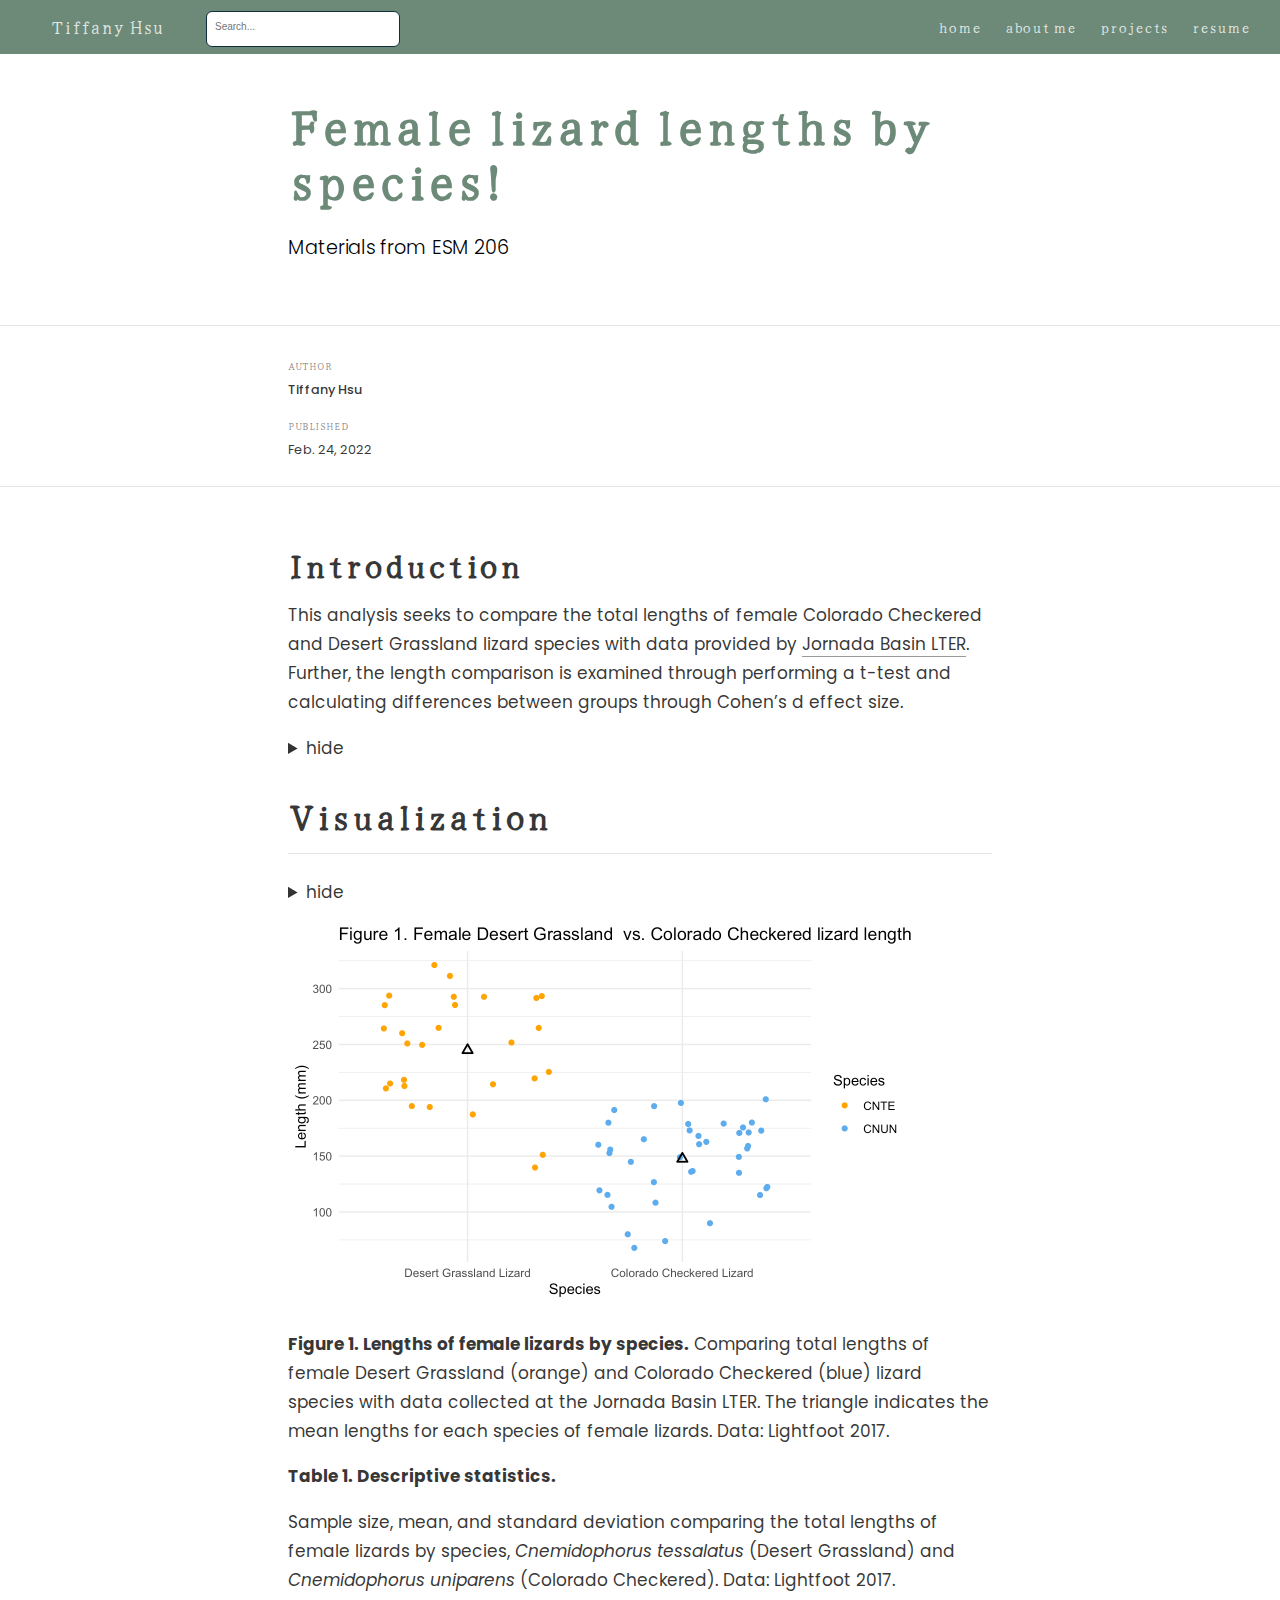
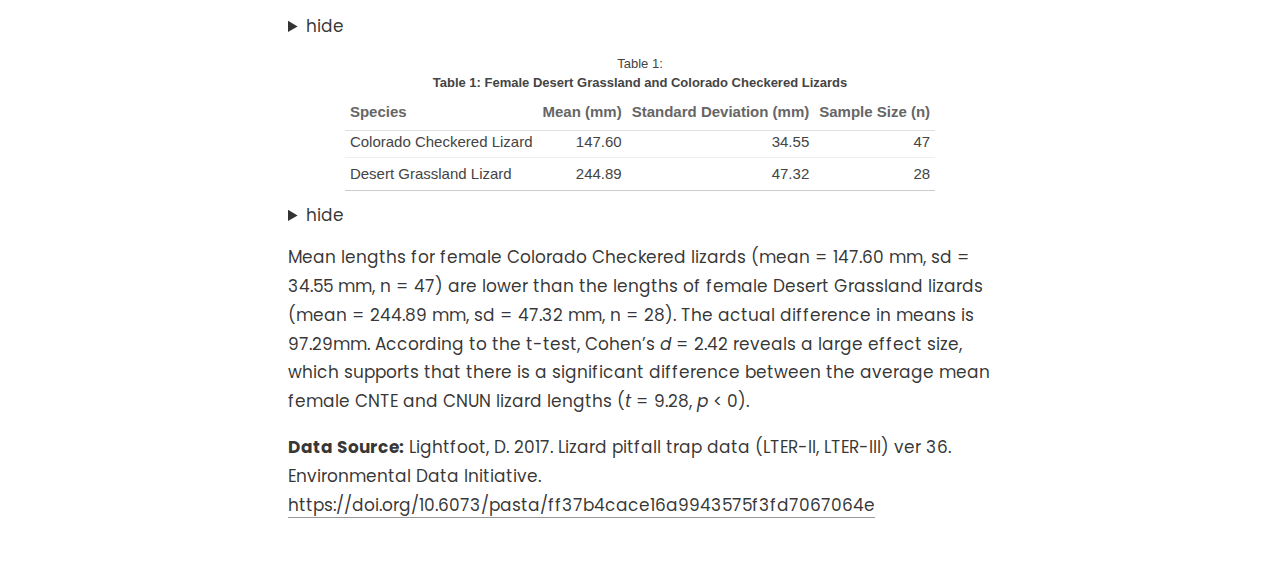
<file: docs/posts/2022-02-16-project3/index.html>
<!DOCTYPE html>

<html xmlns="http://www.w3.org/1999/xhtml" lang="" xml:lang="">

<head>
  <meta charset="utf-8"/>
  <meta name="viewport" content="width=device-width, initial-scale=1"/>
  <meta http-equiv="X-UA-Compatible" content="IE=Edge,chrome=1"/>
  <meta name="generator" content="distill" />

  <style type="text/css">
  /* Hide doc at startup (prevent jankiness while JS renders/transforms) */
  body {
    visibility: hidden;
  }
  </style>

 <!--radix_placeholder_import_source-->
 <!--/radix_placeholder_import_source-->

<style type="text/css">code{white-space: pre;}</style>
<style type="text/css" data-origin="pandoc">
pre > code.sourceCode { white-space: pre; position: relative; }
pre > code.sourceCode > span { display: inline-block; line-height: 1.25; }
pre > code.sourceCode > span:empty { height: 1.2em; }
.sourceCode { overflow: visible; }
code.sourceCode > span { color: inherit; text-decoration: inherit; }
div.sourceCode { margin: 1em 0; }
pre.sourceCode { margin: 0; }
@media screen {
div.sourceCode { overflow: auto; }
}
@media print {
pre > code.sourceCode { white-space: pre-wrap; }
pre > code.sourceCode > span { text-indent: -5em; padding-left: 5em; }
}
pre.numberSource code
  { counter-reset: source-line 0; }
pre.numberSource code > span
  { position: relative; left: -4em; counter-increment: source-line; }
pre.numberSource code > span > a:first-child::before
  { content: counter(source-line);
    position: relative; left: -1em; text-align: right; vertical-align: baseline;
    border: none; display: inline-block;
    -webkit-touch-callout: none; -webkit-user-select: none;
    -khtml-user-select: none; -moz-user-select: none;
    -ms-user-select: none; user-select: none;
    padding: 0 4px; width: 4em;
    color: #aaaaaa;
  }
pre.numberSource { margin-left: 3em; border-left: 1px solid #aaaaaa;  padding-left: 4px; }
div.sourceCode
  {   }
@media screen {
pre > code.sourceCode > span > a:first-child::before { text-decoration: underline; }
}
code span.al { color: #ad0000; } /* Alert */
code span.an { color: #5e5e5e; } /* Annotation */
code span.at { } /* Attribute */
code span.bn { color: #ad0000; } /* BaseN */
code span.bu { } /* BuiltIn */
code span.cf { color: #007ba5; } /* ControlFlow */
code span.ch { color: #20794d; } /* Char */
code span.cn { color: #8f5902; } /* Constant */
code span.co { color: #5e5e5e; } /* Comment */
code span.cv { color: #5e5e5e; font-style: italic; } /* CommentVar */
code span.do { color: #5e5e5e; font-style: italic; } /* Documentation */
code span.dt { color: #ad0000; } /* DataType */
code span.dv { color: #ad0000; } /* DecVal */
code span.er { color: #ad0000; } /* Error */
code span.ex { } /* Extension */
code span.fl { color: #ad0000; } /* Float */
code span.fu { color: #4758ab; } /* Function */
code span.im { } /* Import */
code span.in { color: #5e5e5e; } /* Information */
code span.kw { color: #007ba5; } /* Keyword */
code span.op { color: #5e5e5e; } /* Operator */
code span.ot { color: #007ba5; } /* Other */
code span.pp { color: #ad0000; } /* Preprocessor */
code span.sc { color: #5e5e5e; } /* SpecialChar */
code span.ss { color: #20794d; } /* SpecialString */
code span.st { color: #20794d; } /* String */
code span.va { color: #111111; } /* Variable */
code span.vs { color: #20794d; } /* VerbatimString */
code span.wa { color: #5e5e5e; font-style: italic; } /* Warning */
</style>


  <!--radix_placeholder_meta_tags-->
<title>Tiffany Hsu: Female lizard lengths by species!</title>

<meta property="description" itemprop="description" content="Materials from ESM 206"/>


<!--  https://schema.org/Article -->
<meta property="article:published" itemprop="datePublished" content="2022-02-24"/>
<meta property="article:created" itemprop="dateCreated" content="2022-02-24"/>
<meta name="article:author" content="Tiffany Hsu"/>

<!--  https://developers.facebook.com/docs/sharing/webmasters#markup -->
<meta property="og:title" content="Tiffany Hsu: Female lizard lengths by species!"/>
<meta property="og:type" content="article"/>
<meta property="og:description" content="Materials from ESM 206"/>
<meta property="og:locale" content="en_US"/>
<meta property="og:site_name" content="Tiffany Hsu"/>

<!--  https://dev.twitter.com/cards/types/summary -->
<meta property="twitter:card" content="summary"/>
<meta property="twitter:title" content="Tiffany Hsu: Female lizard lengths by species!"/>
<meta property="twitter:description" content="Materials from ESM 206"/>

<!--/radix_placeholder_meta_tags-->
  <!--radix_placeholder_rmarkdown_metadata-->

<script type="text/json" id="radix-rmarkdown-metadata">
{"type":"list","attributes":{"names":{"type":"character","attributes":{},"value":["title","description","author","date","output"]}},"value":[{"type":"character","attributes":{},"value":["Female lizard lengths by species!"]},{"type":"character","attributes":{},"value":["Materials from ESM 206"]},{"type":"list","attributes":{},"value":[{"type":"list","attributes":{"names":{"type":"character","attributes":{},"value":["name"]}},"value":[{"type":"character","attributes":{},"value":["Tiffany Hsu"]}]}]},{"type":"character","attributes":{},"value":["2022-02-24"]},{"type":"list","attributes":{"names":{"type":"character","attributes":{},"value":["distill::distill_article"]}},"value":[{"type":"list","attributes":{"names":{"type":"character","attributes":{},"value":["self_contained","code_folding"]}},"value":[{"type":"logical","attributes":{},"value":[false]},{"type":"character","attributes":{},"value":["hide"]}]}]}]}
</script>
<!--/radix_placeholder_rmarkdown_metadata-->
  
  <script type="text/json" id="radix-resource-manifest">
  {"type":"character","attributes":{},"value":["project3_files/anchor-4.2.2/anchor.min.js","project3_files/bowser-1.9.3/bowser.min.js","project3_files/distill-2.2.21/template.v2.js","project3_files/figure-html5/unnamed-chunk-2-1.png","project3_files/header-attrs-2.11/header-attrs.js","project3_files/jquery-3.6.0/jquery-3.6.0.js","project3_files/jquery-3.6.0/jquery-3.6.0.min.js","project3_files/jquery-3.6.0/jquery-3.6.0.min.map","project3_files/kePrint-0.0.1/kePrint.js","project3_files/lightable-0.0.1/lightable.css","project3_files/popper-2.6.0/popper.min.js","project3_files/tippy-6.2.7/tippy-bundle.umd.min.js","project3_files/tippy-6.2.7/tippy-light-border.css","project3_files/tippy-6.2.7/tippy.css","project3_files/tippy-6.2.7/tippy.umd.min.js","project3_files/webcomponents-2.0.0/webcomponents.js"]}
  </script>
  <!--radix_placeholder_navigation_in_header-->
<meta name="distill:offset" content="../.."/>

<script type="application/javascript">

  window.headroom_prevent_pin = false;

  window.document.addEventListener("DOMContentLoaded", function (event) {

    // initialize headroom for banner
    var header = $('header').get(0);
    var headerHeight = header.offsetHeight;
    var headroom = new Headroom(header, {
      tolerance: 5,
      onPin : function() {
        if (window.headroom_prevent_pin) {
          window.headroom_prevent_pin = false;
          headroom.unpin();
        }
      }
    });
    headroom.init();
    if(window.location.hash)
      headroom.unpin();
    $(header).addClass('headroom--transition');

    // offset scroll location for banner on hash change
    // (see: https://github.com/WickyNilliams/headroom.js/issues/38)
    window.addEventListener("hashchange", function(event) {
      window.scrollTo(0, window.pageYOffset - (headerHeight + 25));
    });

    // responsive menu
    $('.distill-site-header').each(function(i, val) {
      var topnav = $(this);
      var toggle = topnav.find('.nav-toggle');
      toggle.on('click', function() {
        topnav.toggleClass('responsive');
      });
    });

    // nav dropdowns
    $('.nav-dropbtn').click(function(e) {
      $(this).next('.nav-dropdown-content').toggleClass('nav-dropdown-active');
      $(this).parent().siblings('.nav-dropdown')
         .children('.nav-dropdown-content').removeClass('nav-dropdown-active');
    });
    $("body").click(function(e){
      $('.nav-dropdown-content').removeClass('nav-dropdown-active');
    });
    $(".nav-dropdown").click(function(e){
      e.stopPropagation();
    });
  });
</script>

<style type="text/css">

/* Theme (user-documented overrideables for nav appearance) */

.distill-site-nav {
  color: rgba(255, 255, 255, 0.8);
  background-color: #0F2E3D;
  font-size: 15px;
  font-weight: 300;
}

.distill-site-nav a {
  color: inherit;
  text-decoration: none;
}

.distill-site-nav a:hover {
  color: white;
}

@media print {
  .distill-site-nav {
    display: none;
  }
}

.distill-site-header {

}

.distill-site-footer {

}


/* Site Header */

.distill-site-header {
  width: 100%;
  box-sizing: border-box;
  z-index: 3;
}

.distill-site-header .nav-left {
  display: inline-block;
  margin-left: 8px;
}

@media screen and (max-width: 768px) {
  .distill-site-header .nav-left {
    margin-left: 0;
  }
}


.distill-site-header .nav-right {
  float: right;
  margin-right: 8px;
}

.distill-site-header a,
.distill-site-header .title {
  display: inline-block;
  text-align: center;
  padding: 14px 10px 14px 10px;
}

.distill-site-header .title {
  font-size: 18px;
  min-width: 150px;
}

.distill-site-header .logo {
  padding: 0;
}

.distill-site-header .logo img {
  display: none;
  max-height: 20px;
  width: auto;
  margin-bottom: -4px;
}

.distill-site-header .nav-image img {
  max-height: 18px;
  width: auto;
  display: inline-block;
  margin-bottom: -3px;
}



@media screen and (min-width: 1000px) {
  .distill-site-header .logo img {
    display: inline-block;
  }
  .distill-site-header .nav-left {
    margin-left: 20px;
  }
  .distill-site-header .nav-right {
    margin-right: 20px;
  }
  .distill-site-header .title {
    padding-left: 12px;
  }
}


.distill-site-header .nav-toggle {
  display: none;
}

.nav-dropdown {
  display: inline-block;
  position: relative;
}

.nav-dropdown .nav-dropbtn {
  border: none;
  outline: none;
  color: rgba(255, 255, 255, 0.8);
  padding: 16px 10px;
  background-color: transparent;
  font-family: inherit;
  font-size: inherit;
  font-weight: inherit;
  margin: 0;
  margin-top: 1px;
  z-index: 2;
}

.nav-dropdown-content {
  display: none;
  position: absolute;
  background-color: white;
  min-width: 200px;
  border: 1px solid rgba(0,0,0,0.15);
  border-radius: 4px;
  box-shadow: 0px 8px 16px 0px rgba(0,0,0,0.1);
  z-index: 1;
  margin-top: 2px;
  white-space: nowrap;
  padding-top: 4px;
  padding-bottom: 4px;
}

.nav-dropdown-content hr {
  margin-top: 4px;
  margin-bottom: 4px;
  border: none;
  border-bottom: 1px solid rgba(0, 0, 0, 0.1);
}

.nav-dropdown-active {
  display: block;
}

.nav-dropdown-content a, .nav-dropdown-content .nav-dropdown-header {
  color: black;
  padding: 6px 24px;
  text-decoration: none;
  display: block;
  text-align: left;
}

.nav-dropdown-content .nav-dropdown-header {
  display: block;
  padding: 5px 24px;
  padding-bottom: 0;
  text-transform: uppercase;
  font-size: 14px;
  color: #999999;
  white-space: nowrap;
}

.nav-dropdown:hover .nav-dropbtn {
  color: white;
}

.nav-dropdown-content a:hover {
  background-color: #ddd;
  color: black;
}

.nav-right .nav-dropdown-content {
  margin-left: -45%;
  right: 0;
}

@media screen and (max-width: 768px) {
  .distill-site-header a, .distill-site-header .nav-dropdown  {display: none;}
  .distill-site-header a.nav-toggle {
    float: right;
    display: block;
  }
  .distill-site-header .title {
    margin-left: 0;
  }
  .distill-site-header .nav-right {
    margin-right: 0;
  }
  .distill-site-header {
    overflow: hidden;
  }
  .nav-right .nav-dropdown-content {
    margin-left: 0;
  }
}


@media screen and (max-width: 768px) {
  .distill-site-header.responsive {position: relative; min-height: 500px; }
  .distill-site-header.responsive a.nav-toggle {
    position: absolute;
    right: 0;
    top: 0;
  }
  .distill-site-header.responsive a,
  .distill-site-header.responsive .nav-dropdown {
    display: block;
    text-align: left;
  }
  .distill-site-header.responsive .nav-left,
  .distill-site-header.responsive .nav-right {
    width: 100%;
  }
  .distill-site-header.responsive .nav-dropdown {float: none;}
  .distill-site-header.responsive .nav-dropdown-content {position: relative;}
  .distill-site-header.responsive .nav-dropdown .nav-dropbtn {
    display: block;
    width: 100%;
    text-align: left;
  }
}

/* Site Footer */

.distill-site-footer {
  width: 100%;
  overflow: hidden;
  box-sizing: border-box;
  z-index: 3;
  margin-top: 30px;
  padding-top: 30px;
  padding-bottom: 30px;
  text-align: center;
}

/* Headroom */

d-title {
  padding-top: 6rem;
}

@media print {
  d-title {
    padding-top: 4rem;
  }
}

.headroom {
  z-index: 1000;
  position: fixed;
  top: 0;
  left: 0;
  right: 0;
}

.headroom--transition {
  transition: all .4s ease-in-out;
}

.headroom--unpinned {
  top: -100px;
}

.headroom--pinned {
  top: 0;
}

/* adjust viewport for navbar height */
/* helps vertically center bootstrap (non-distill) content */
.min-vh-100 {
  min-height: calc(100vh - 100px) !important;
}

</style>

<script src="../../site_libs/jquery-3.6.0/jquery-3.6.0.min.js"></script>
<link href="../../site_libs/font-awesome-5.1.0/css/all.css" rel="stylesheet"/>
<link href="../../site_libs/font-awesome-5.1.0/css/v4-shims.css" rel="stylesheet"/>
<script src="../../site_libs/headroom-0.9.4/headroom.min.js"></script>
<script src="../../site_libs/autocomplete-0.37.1/autocomplete.min.js"></script>
<script src="../../site_libs/fuse-6.4.1/fuse.min.js"></script>

<script type="application/javascript">

function getMeta(metaName) {
  var metas = document.getElementsByTagName('meta');
  for (let i = 0; i < metas.length; i++) {
    if (metas[i].getAttribute('name') === metaName) {
      return metas[i].getAttribute('content');
    }
  }
  return '';
}

function offsetURL(url) {
  var offset = getMeta('distill:offset');
  return offset ? offset + '/' + url : url;
}

function createFuseIndex() {

  // create fuse index
  var options = {
    keys: [
      { name: 'title', weight: 20 },
      { name: 'categories', weight: 15 },
      { name: 'description', weight: 10 },
      { name: 'contents', weight: 5 },
    ],
    ignoreLocation: true,
    threshold: 0
  };
  var fuse = new window.Fuse([], options);

  // fetch the main search.json
  return fetch(offsetURL('search.json'))
    .then(function(response) {
      if (response.status == 200) {
        return response.json().then(function(json) {
          // index main articles
          json.articles.forEach(function(article) {
            fuse.add(article);
          });
          // download collections and index their articles
          return Promise.all(json.collections.map(function(collection) {
            return fetch(offsetURL(collection)).then(function(response) {
              if (response.status === 200) {
                return response.json().then(function(articles) {
                  articles.forEach(function(article) {
                    fuse.add(article);
                  });
                })
              } else {
                return Promise.reject(
                  new Error('Unexpected status from search index request: ' +
                            response.status)
                );
              }
            });
          })).then(function() {
            return fuse;
          });
        });

      } else {
        return Promise.reject(
          new Error('Unexpected status from search index request: ' +
                      response.status)
        );
      }
    });
}

window.document.addEventListener("DOMContentLoaded", function (event) {

  // get search element (bail if we don't have one)
  var searchEl = window.document.getElementById('distill-search');
  if (!searchEl)
    return;

  createFuseIndex()
    .then(function(fuse) {

      // make search box visible
      searchEl.classList.remove('hidden');

      // initialize autocomplete
      var options = {
        autoselect: true,
        hint: false,
        minLength: 2,
      };
      window.autocomplete(searchEl, options, [{
        source: function(query, callback) {
          const searchOptions = {
            isCaseSensitive: false,
            shouldSort: true,
            minMatchCharLength: 2,
            limit: 10,
          };
          var results = fuse.search(query, searchOptions);
          callback(results
            .map(function(result) { return result.item; })
          );
        },
        templates: {
          suggestion: function(suggestion) {
            var img = suggestion.preview && Object.keys(suggestion.preview).length > 0
              ? `<img src="${offsetURL(suggestion.preview)}"</img>`
              : '';
            var html = `
              <div class="search-item">
                <h3>${suggestion.title}</h3>
                <div class="search-item-description">
                  ${suggestion.description || ''}
                </div>
                <div class="search-item-preview">
                  ${img}
                </div>
              </div>
            `;
            return html;
          }
        }
      }]).on('autocomplete:selected', function(event, suggestion) {
        window.location.href = offsetURL(suggestion.path);
      });
      // remove inline display style on autocompleter (we want to
      // manage responsive display via css)
      $('.algolia-autocomplete').css("display", "");
    })
    .catch(function(error) {
      console.log(error);
    });

});

</script>

<style type="text/css">

.nav-search {
  font-size: x-small;
}

/* Algolioa Autocomplete */

.algolia-autocomplete {
  display: inline-block;
  margin-left: 10px;
  vertical-align: sub;
  background-color: white;
  color: black;
  padding: 6px;
  padding-top: 8px;
  padding-bottom: 0;
  border-radius: 6px;
  border: 1px #0F2E3D solid;
  width: 180px;
}


@media screen and (max-width: 768px) {
  .distill-site-nav .algolia-autocomplete {
    display: none;
    visibility: hidden;
  }
  .distill-site-nav.responsive .algolia-autocomplete {
    display: inline-block;
    visibility: visible;
  }
  .distill-site-nav.responsive .algolia-autocomplete .aa-dropdown-menu {
    margin-left: 0;
    width: 400px;
    max-height: 400px;
  }
}

.algolia-autocomplete .aa-input, .algolia-autocomplete .aa-hint {
  width: 90%;
  outline: none;
  border: none;
}

.algolia-autocomplete .aa-hint {
  color: #999;
}
.algolia-autocomplete .aa-dropdown-menu {
  width: 550px;
  max-height: 70vh;
  overflow-x: visible;
  overflow-y: scroll;
  padding: 5px;
  margin-top: 3px;
  margin-left: -150px;
  background-color: #fff;
  border-radius: 5px;
  border: 1px solid #999;
  border-top: none;
}

.algolia-autocomplete .aa-dropdown-menu .aa-suggestion {
  cursor: pointer;
  padding: 5px 4px;
  border-bottom: 1px solid #eee;
}

.algolia-autocomplete .aa-dropdown-menu .aa-suggestion:last-of-type {
  border-bottom: none;
  margin-bottom: 2px;
}

.algolia-autocomplete .aa-dropdown-menu .aa-suggestion .search-item {
  overflow: hidden;
  font-size: 0.8em;
  line-height: 1.4em;
}

.algolia-autocomplete .aa-dropdown-menu .aa-suggestion .search-item h3 {
  font-size: 1rem;
  margin-block-start: 0;
  margin-block-end: 5px;
}

.algolia-autocomplete .aa-dropdown-menu .aa-suggestion .search-item-description {
  display: inline-block;
  overflow: hidden;
  height: 2.8em;
  width: 80%;
  margin-right: 4%;
}

.algolia-autocomplete .aa-dropdown-menu .aa-suggestion .search-item-preview {
  display: inline-block;
  width: 15%;
}

.algolia-autocomplete .aa-dropdown-menu .aa-suggestion .search-item-preview img {
  height: 3em;
  width: auto;
  display: none;
}

.algolia-autocomplete .aa-dropdown-menu .aa-suggestion .search-item-preview img[src] {
  display: initial;
}

.algolia-autocomplete .aa-dropdown-menu .aa-suggestion.aa-cursor {
  background-color: #eee;
}
.algolia-autocomplete .aa-dropdown-menu .aa-suggestion em {
  font-weight: bold;
  font-style: normal;
}

</style>


<!--/radix_placeholder_navigation_in_header-->
  <!--radix_placeholder_distill-->

<style type="text/css">

body {
  background-color: white;
}

.pandoc-table {
  width: 100%;
}

.pandoc-table>caption {
  margin-bottom: 10px;
}

.pandoc-table th:not([align]) {
  text-align: left;
}

.pagedtable-footer {
  font-size: 15px;
}

d-byline .byline {
  grid-template-columns: 2fr 2fr;
}

d-byline .byline h3 {
  margin-block-start: 1.5em;
}

d-byline .byline .authors-affiliations h3 {
  margin-block-start: 0.5em;
}

.authors-affiliations .orcid-id {
  width: 16px;
  height:16px;
  margin-left: 4px;
  margin-right: 4px;
  vertical-align: middle;
  padding-bottom: 2px;
}

d-title .dt-tags {
  margin-top: 1em;
  grid-column: text;
}

.dt-tags .dt-tag {
  text-decoration: none;
  display: inline-block;
  color: rgba(0,0,0,0.6);
  padding: 0em 0.4em;
  margin-right: 0.5em;
  margin-bottom: 0.4em;
  font-size: 70%;
  border: 1px solid rgba(0,0,0,0.2);
  border-radius: 3px;
  text-transform: uppercase;
  font-weight: 500;
}

d-article table.gt_table td,
d-article table.gt_table th {
  border-bottom: none;
}

.html-widget {
  margin-bottom: 2.0em;
}

.l-screen-inset {
  padding-right: 16px;
}

.l-screen .caption {
  margin-left: 10px;
}

.shaded {
  background: rgb(247, 247, 247);
  padding-top: 20px;
  padding-bottom: 20px;
  border-top: 1px solid rgba(0, 0, 0, 0.1);
  border-bottom: 1px solid rgba(0, 0, 0, 0.1);
}

.shaded .html-widget {
  margin-bottom: 0;
  border: 1px solid rgba(0, 0, 0, 0.1);
}

.shaded .shaded-content {
  background: white;
}

.text-output {
  margin-top: 0;
  line-height: 1.5em;
}

.hidden {
  display: none !important;
}

d-article {
  padding-top: 2.5rem;
  padding-bottom: 30px;
}

d-appendix {
  padding-top: 30px;
}

d-article>p>img {
  width: 100%;
}

d-article h2 {
  margin: 1rem 0 1.5rem 0;
}

d-article h3 {
  margin-top: 1.5rem;
}

d-article iframe {
  border: 1px solid rgba(0, 0, 0, 0.1);
  margin-bottom: 2.0em;
  width: 100%;
}

/* Tweak code blocks */

d-article div.sourceCode code,
d-article pre code {
  font-family: Consolas, Monaco, 'Andale Mono', 'Ubuntu Mono', monospace;
}

d-article pre,
d-article div.sourceCode,
d-article div.sourceCode pre {
  overflow: auto;
}

d-article div.sourceCode {
  background-color: white;
}

d-article div.sourceCode pre {
  padding-left: 10px;
  font-size: 12px;
  border-left: 2px solid rgba(0,0,0,0.1);
}

d-article pre {
  font-size: 12px;
  color: black;
  background: none;
  margin-top: 0;
  text-align: left;
  white-space: pre;
  word-spacing: normal;
  word-break: normal;
  word-wrap: normal;
  line-height: 1.5;

  -moz-tab-size: 4;
  -o-tab-size: 4;
  tab-size: 4;

  -webkit-hyphens: none;
  -moz-hyphens: none;
  -ms-hyphens: none;
  hyphens: none;
}

d-article pre a {
  border-bottom: none;
}

d-article pre a:hover {
  border-bottom: none;
  text-decoration: underline;
}

d-article details {
  grid-column: text;
  margin-bottom: 0.8em;
}

@media(min-width: 768px) {

d-article pre,
d-article div.sourceCode,
d-article div.sourceCode pre {
  overflow: visible !important;
}

d-article div.sourceCode pre {
  padding-left: 18px;
  font-size: 14px;
}

d-article pre {
  font-size: 14px;
}

}

figure img.external {
  background: white;
  border: 1px solid rgba(0, 0, 0, 0.1);
  box-shadow: 0 1px 8px rgba(0, 0, 0, 0.1);
  padding: 18px;
  box-sizing: border-box;
}

/* CSS for d-contents */

.d-contents {
  grid-column: text;
  color: rgba(0,0,0,0.8);
  font-size: 0.9em;
  padding-bottom: 1em;
  margin-bottom: 1em;
  padding-bottom: 0.5em;
  margin-bottom: 1em;
  padding-left: 0.25em;
  justify-self: start;
}

@media(min-width: 1000px) {
  .d-contents.d-contents-float {
    height: 0;
    grid-column-start: 1;
    grid-column-end: 4;
    justify-self: center;
    padding-right: 3em;
    padding-left: 2em;
  }
}

.d-contents nav h3 {
  font-size: 18px;
  margin-top: 0;
  margin-bottom: 1em;
}

.d-contents li {
  list-style-type: none
}

.d-contents nav > ul {
  padding-left: 0;
}

.d-contents ul {
  padding-left: 1em
}

.d-contents nav ul li {
  margin-top: 0.6em;
  margin-bottom: 0.2em;
}

.d-contents nav a {
  font-size: 13px;
  border-bottom: none;
  text-decoration: none
  color: rgba(0, 0, 0, 0.8);
}

.d-contents nav a:hover {
  text-decoration: underline solid rgba(0, 0, 0, 0.6)
}

.d-contents nav > ul > li > a {
  font-weight: 600;
}

.d-contents nav > ul > li > ul {
  font-weight: inherit;
}

.d-contents nav > ul > li > ul > li {
  margin-top: 0.2em;
}


.d-contents nav ul {
  margin-top: 0;
  margin-bottom: 0.25em;
}

.d-article-with-toc h2:nth-child(2) {
  margin-top: 0;
}


/* Figure */

.figure {
  position: relative;
  margin-bottom: 2.5em;
  margin-top: 1.5em;
}

.figure img {
  width: 100%;
}

.figure .caption {
  color: rgba(0, 0, 0, 0.6);
  font-size: 12px;
  line-height: 1.5em;
}

.figure img.external {
  background: white;
  border: 1px solid rgba(0, 0, 0, 0.1);
  box-shadow: 0 1px 8px rgba(0, 0, 0, 0.1);
  padding: 18px;
  box-sizing: border-box;
}

.figure .caption a {
  color: rgba(0, 0, 0, 0.6);
}

.figure .caption b,
.figure .caption strong, {
  font-weight: 600;
  color: rgba(0, 0, 0, 1.0);
}

/* Citations */

d-article .citation {
  color: inherit;
  cursor: inherit;
}

div.hanging-indent{
  margin-left: 1em; text-indent: -1em;
}

/* Citation hover box */

.tippy-box[data-theme~=light-border] {
  background-color: rgba(250, 250, 250, 0.95);
}

.tippy-content > p {
  margin-bottom: 0;
  padding: 2px;
}


/* Tweak 1000px media break to show more text */

@media(min-width: 1000px) {
  .base-grid,
  distill-header,
  d-title,
  d-abstract,
  d-article,
  d-appendix,
  distill-appendix,
  d-byline,
  d-footnote-list,
  d-citation-list,
  distill-footer {
    grid-template-columns: [screen-start] 1fr [page-start kicker-start] 80px [middle-start] 50px [text-start kicker-end] 65px 65px 65px 65px 65px 65px 65px 65px [text-end gutter-start] 65px [middle-end] 65px [page-end gutter-end] 1fr [screen-end];
    grid-column-gap: 16px;
  }

  .grid {
    grid-column-gap: 16px;
  }

  d-article {
    font-size: 1.06rem;
    line-height: 1.7em;
  }
  figure .caption, .figure .caption, figure figcaption {
    font-size: 13px;
  }
}

@media(min-width: 1180px) {
  .base-grid,
  distill-header,
  d-title,
  d-abstract,
  d-article,
  d-appendix,
  distill-appendix,
  d-byline,
  d-footnote-list,
  d-citation-list,
  distill-footer {
    grid-template-columns: [screen-start] 1fr [page-start kicker-start] 60px [middle-start] 60px [text-start kicker-end] 60px 60px 60px 60px 60px 60px 60px 60px [text-end gutter-start] 60px [middle-end] 60px [page-end gutter-end] 1fr [screen-end];
    grid-column-gap: 32px;
  }

  .grid {
    grid-column-gap: 32px;
  }
}


/* Get the citation styles for the appendix (not auto-injected on render since
   we do our own rendering of the citation appendix) */

d-appendix .citation-appendix,
.d-appendix .citation-appendix {
  font-size: 11px;
  line-height: 15px;
  border-left: 1px solid rgba(0, 0, 0, 0.1);
  padding-left: 18px;
  border: 1px solid rgba(0,0,0,0.1);
  background: rgba(0, 0, 0, 0.02);
  padding: 10px 18px;
  border-radius: 3px;
  color: rgba(150, 150, 150, 1);
  overflow: hidden;
  margin-top: -12px;
  white-space: pre-wrap;
  word-wrap: break-word;
}

/* Include appendix styles here so they can be overridden */

d-appendix {
  contain: layout style;
  font-size: 0.8em;
  line-height: 1.7em;
  margin-top: 60px;
  margin-bottom: 0;
  border-top: 1px solid rgba(0, 0, 0, 0.1);
  color: rgba(0,0,0,0.5);
  padding-top: 60px;
  padding-bottom: 48px;
}

d-appendix h3 {
  grid-column: page-start / text-start;
  font-size: 15px;
  font-weight: 500;
  margin-top: 1em;
  margin-bottom: 0;
  color: rgba(0,0,0,0.65);
}

d-appendix h3 + * {
  margin-top: 1em;
}

d-appendix ol {
  padding: 0 0 0 15px;
}

@media (min-width: 768px) {
  d-appendix ol {
    padding: 0 0 0 30px;
    margin-left: -30px;
  }
}

d-appendix li {
  margin-bottom: 1em;
}

d-appendix a {
  color: rgba(0, 0, 0, 0.6);
}

d-appendix > * {
  grid-column: text;
}

d-appendix > d-footnote-list,
d-appendix > d-citation-list,
d-appendix > distill-appendix {
  grid-column: screen;
}

/* Include footnote styles here so they can be overridden */

d-footnote-list {
  contain: layout style;
}

d-footnote-list > * {
  grid-column: text;
}

d-footnote-list a.footnote-backlink {
  color: rgba(0,0,0,0.3);
  padding-left: 0.5em;
}



/* Anchor.js */

.anchorjs-link {
  /*transition: all .25s linear; */
  text-decoration: none;
  border-bottom: none;
}
*:hover > .anchorjs-link {
  margin-left: -1.125em !important;
  text-decoration: none;
  border-bottom: none;
}

/* Social footer */

.social_footer {
  margin-top: 30px;
  margin-bottom: 0;
  color: rgba(0,0,0,0.67);
}

.disqus-comments {
  margin-right: 30px;
}

.disqus-comment-count {
  border-bottom: 1px solid rgba(0, 0, 0, 0.4);
  cursor: pointer;
}

#disqus_thread {
  margin-top: 30px;
}

.article-sharing a {
  border-bottom: none;
  margin-right: 8px;
}

.article-sharing a:hover {
  border-bottom: none;
}

.sidebar-section.subscribe {
  font-size: 12px;
  line-height: 1.6em;
}

.subscribe p {
  margin-bottom: 0.5em;
}


.article-footer .subscribe {
  font-size: 15px;
  margin-top: 45px;
}


.sidebar-section.custom {
  font-size: 12px;
  line-height: 1.6em;
}

.custom p {
  margin-bottom: 0.5em;
}

/* Styles for listing layout (hide title) */
.layout-listing d-title, .layout-listing .d-title {
  display: none;
}

/* Styles for posts lists (not auto-injected) */


.posts-with-sidebar {
  padding-left: 45px;
  padding-right: 45px;
}

.posts-list .description h2,
.posts-list .description p {
  font-family: -apple-system, BlinkMacSystemFont, "Segoe UI", Roboto, Oxygen, Ubuntu, Cantarell, "Fira Sans", "Droid Sans", "Helvetica Neue", Arial, sans-serif;
}

.posts-list .description h2 {
  font-weight: 700;
  border-bottom: none;
  padding-bottom: 0;
}

.posts-list h2.post-tag {
  border-bottom: 1px solid rgba(0, 0, 0, 0.2);
  padding-bottom: 12px;
}
.posts-list {
  margin-top: 60px;
  margin-bottom: 24px;
}

.posts-list .post-preview {
  text-decoration: none;
  overflow: hidden;
  display: block;
  border-bottom: 1px solid rgba(0, 0, 0, 0.1);
  padding: 24px 0;
}

.post-preview-last {
  border-bottom: none !important;
}

.posts-list .posts-list-caption {
  grid-column: screen;
  font-weight: 400;
}

.posts-list .post-preview h2 {
  margin: 0 0 6px 0;
  line-height: 1.2em;
  font-style: normal;
  font-size: 24px;
}

.posts-list .post-preview p {
  margin: 0 0 12px 0;
  line-height: 1.4em;
  font-size: 16px;
}

.posts-list .post-preview .thumbnail {
  box-sizing: border-box;
  margin-bottom: 24px;
  position: relative;
  max-width: 500px;
}
.posts-list .post-preview img {
  width: 100%;
  display: block;
}

.posts-list .metadata {
  font-size: 12px;
  line-height: 1.4em;
  margin-bottom: 18px;
}

.posts-list .metadata > * {
  display: inline-block;
}

.posts-list .metadata .publishedDate {
  margin-right: 2em;
}

.posts-list .metadata .dt-authors {
  display: block;
  margin-top: 0.3em;
  margin-right: 2em;
}

.posts-list .dt-tags {
  display: block;
  line-height: 1em;
}

.posts-list .dt-tags .dt-tag {
  display: inline-block;
  color: rgba(0,0,0,0.6);
  padding: 0.3em 0.4em;
  margin-right: 0.2em;
  margin-bottom: 0.4em;
  font-size: 60%;
  border: 1px solid rgba(0,0,0,0.2);
  border-radius: 3px;
  text-transform: uppercase;
  font-weight: 500;
}

.posts-list img {
  opacity: 1;
}

.posts-list img[data-src] {
  opacity: 0;
}

.posts-more {
  clear: both;
}


.posts-sidebar {
  font-size: 16px;
}

.posts-sidebar h3 {
  font-size: 16px;
  margin-top: 0;
  margin-bottom: 0.5em;
  font-weight: 400;
  text-transform: uppercase;
}

.sidebar-section {
  margin-bottom: 30px;
}

.categories ul {
  list-style-type: none;
  margin: 0;
  padding: 0;
}

.categories li {
  color: rgba(0, 0, 0, 0.8);
  margin-bottom: 0;
}

.categories li>a {
  border-bottom: none;
}

.categories li>a:hover {
  border-bottom: 1px solid rgba(0, 0, 0, 0.4);
}

.categories .active {
  font-weight: 600;
}

.categories .category-count {
  color: rgba(0, 0, 0, 0.4);
}


@media(min-width: 768px) {
  .posts-list .post-preview h2 {
    font-size: 26px;
  }
  .posts-list .post-preview .thumbnail {
    float: right;
    width: 30%;
    margin-bottom: 0;
  }
  .posts-list .post-preview .description {
    float: left;
    width: 45%;
  }
  .posts-list .post-preview .metadata {
    float: left;
    width: 20%;
    margin-top: 8px;
  }
  .posts-list .post-preview p {
    margin: 0 0 12px 0;
    line-height: 1.5em;
    font-size: 16px;
  }
  .posts-with-sidebar .posts-list {
    float: left;
    width: 75%;
  }
  .posts-with-sidebar .posts-sidebar {
    float: right;
    width: 20%;
    margin-top: 60px;
    padding-top: 24px;
    padding-bottom: 24px;
  }
}


/* Improve display for browsers without grid (IE/Edge <= 15) */

.downlevel {
  line-height: 1.6em;
  font-family: -apple-system, BlinkMacSystemFont, "Segoe UI", Roboto, Oxygen, Ubuntu, Cantarell, "Fira Sans", "Droid Sans", "Helvetica Neue", Arial, sans-serif;
  margin: 0;
}

.downlevel .d-title {
  padding-top: 6rem;
  padding-bottom: 1.5rem;
}

.downlevel .d-title h1 {
  font-size: 50px;
  font-weight: 700;
  line-height: 1.1em;
  margin: 0 0 0.5rem;
}

.downlevel .d-title p {
  font-weight: 300;
  font-size: 1.2rem;
  line-height: 1.55em;
  margin-top: 0;
}

.downlevel .d-byline {
  padding-top: 0.8em;
  padding-bottom: 0.8em;
  font-size: 0.8rem;
  line-height: 1.8em;
}

.downlevel .section-separator {
  border: none;
  border-top: 1px solid rgba(0, 0, 0, 0.1);
}

.downlevel .d-article {
  font-size: 1.06rem;
  line-height: 1.7em;
  padding-top: 1rem;
  padding-bottom: 2rem;
}


.downlevel .d-appendix {
  padding-left: 0;
  padding-right: 0;
  max-width: none;
  font-size: 0.8em;
  line-height: 1.7em;
  margin-bottom: 0;
  color: rgba(0,0,0,0.5);
  padding-top: 40px;
  padding-bottom: 48px;
}

.downlevel .footnotes ol {
  padding-left: 13px;
}

.downlevel .base-grid,
.downlevel .distill-header,
.downlevel .d-title,
.downlevel .d-abstract,
.downlevel .d-article,
.downlevel .d-appendix,
.downlevel .distill-appendix,
.downlevel .d-byline,
.downlevel .d-footnote-list,
.downlevel .d-citation-list,
.downlevel .distill-footer,
.downlevel .appendix-bottom,
.downlevel .posts-container {
  padding-left: 40px;
  padding-right: 40px;
}

@media(min-width: 768px) {
  .downlevel .base-grid,
  .downlevel .distill-header,
  .downlevel .d-title,
  .downlevel .d-abstract,
  .downlevel .d-article,
  .downlevel .d-appendix,
  .downlevel .distill-appendix,
  .downlevel .d-byline,
  .downlevel .d-footnote-list,
  .downlevel .d-citation-list,
  .downlevel .distill-footer,
  .downlevel .appendix-bottom,
  .downlevel .posts-container {
  padding-left: 150px;
  padding-right: 150px;
  max-width: 900px;
}
}

.downlevel pre code {
  display: block;
  border-left: 2px solid rgba(0, 0, 0, .1);
  padding: 0 0 0 20px;
  font-size: 14px;
}

.downlevel code, .downlevel pre {
  color: black;
  background: none;
  font-family: Consolas, Monaco, 'Andale Mono', 'Ubuntu Mono', monospace;
  text-align: left;
  white-space: pre;
  word-spacing: normal;
  word-break: normal;
  word-wrap: normal;
  line-height: 1.5;

  -moz-tab-size: 4;
  -o-tab-size: 4;
  tab-size: 4;

  -webkit-hyphens: none;
  -moz-hyphens: none;
  -ms-hyphens: none;
  hyphens: none;
}

.downlevel .posts-list .post-preview {
  color: inherit;
}



</style>

<script type="application/javascript">

function is_downlevel_browser() {
  if (bowser.isUnsupportedBrowser({ msie: "12", msedge: "16"},
                                 window.navigator.userAgent)) {
    return true;
  } else {
    return window.load_distill_framework === undefined;
  }
}

// show body when load is complete
function on_load_complete() {

  // add anchors
  if (window.anchors) {
    window.anchors.options.placement = 'left';
    window.anchors.add('d-article > h2, d-article > h3, d-article > h4, d-article > h5');
  }


  // set body to visible
  document.body.style.visibility = 'visible';

  // force redraw for leaflet widgets
  if (window.HTMLWidgets) {
    var maps = window.HTMLWidgets.findAll(".leaflet");
    $.each(maps, function(i, el) {
      var map = this.getMap();
      map.invalidateSize();
      map.eachLayer(function(layer) {
        if (layer instanceof L.TileLayer)
          layer.redraw();
      });
    });
  }

  // trigger 'shown' so htmlwidgets resize
  $('d-article').trigger('shown');
}

function init_distill() {

  init_common();

  // create front matter
  var front_matter = $('<d-front-matter></d-front-matter>');
  $('#distill-front-matter').wrap(front_matter);

  // create d-title
  $('.d-title').changeElementType('d-title');

  // create d-byline
  var byline = $('<d-byline></d-byline>');
  $('.d-byline').replaceWith(byline);

  // create d-article
  var article = $('<d-article></d-article>');
  $('.d-article').wrap(article).children().unwrap();

  // move posts container into article
  $('.posts-container').appendTo($('d-article'));

  // create d-appendix
  $('.d-appendix').changeElementType('d-appendix');

  // flag indicating that we have appendix items
  var appendix = $('.appendix-bottom').children('h3').length > 0;

  // replace footnotes with <d-footnote>
  $('.footnote-ref').each(function(i, val) {
    appendix = true;
    var href = $(this).attr('href');
    var id = href.replace('#', '');
    var fn = $('#' + id);
    var fn_p = $('#' + id + '>p');
    fn_p.find('.footnote-back').remove();
    var text = fn_p.html();
    var dtfn = $('<d-footnote></d-footnote>');
    dtfn.html(text);
    $(this).replaceWith(dtfn);
  });
  // remove footnotes
  $('.footnotes').remove();

  // move refs into #references-listing
  $('#references-listing').replaceWith($('#refs'));

  $('h1.appendix, h2.appendix').each(function(i, val) {
    $(this).changeElementType('h3');
  });
  $('h3.appendix').each(function(i, val) {
    var id = $(this).attr('id');
    $('.d-contents a[href="#' + id + '"]').parent().remove();
    appendix = true;
    $(this).nextUntil($('h1, h2, h3')).addBack().appendTo($('d-appendix'));
  });

  // show d-appendix if we have appendix content
  $("d-appendix").css('display', appendix ? 'grid' : 'none');

  // localize layout chunks to just output
  $('.layout-chunk').each(function(i, val) {

    // capture layout
    var layout = $(this).attr('data-layout');

    // apply layout to markdown level block elements
    var elements = $(this).children().not('details, div.sourceCode, pre, script');
    elements.each(function(i, el) {
      var layout_div = $('<div class="' + layout + '"></div>');
      if (layout_div.hasClass('shaded')) {
        var shaded_content = $('<div class="shaded-content"></div>');
        $(this).wrap(shaded_content);
        $(this).parent().wrap(layout_div);
      } else {
        $(this).wrap(layout_div);
      }
    });


    // unwrap the layout-chunk div
    $(this).children().unwrap();
  });

  // remove code block used to force  highlighting css
  $('.distill-force-highlighting-css').parent().remove();

  // remove empty line numbers inserted by pandoc when using a
  // custom syntax highlighting theme
  $('code.sourceCode a:empty').remove();

  // load distill framework
  load_distill_framework();

  // wait for window.distillRunlevel == 4 to do post processing
  function distill_post_process() {

    if (!window.distillRunlevel || window.distillRunlevel < 4)
      return;

    // hide author/affiliations entirely if we have no authors
    var front_matter = JSON.parse($("#distill-front-matter").html());
    var have_authors = front_matter.authors && front_matter.authors.length > 0;
    if (!have_authors)
      $('d-byline').addClass('hidden');

    // article with toc class
    $('.d-contents').parent().addClass('d-article-with-toc');

    // strip links that point to #
    $('.authors-affiliations').find('a[href="#"]').removeAttr('href');

    // add orcid ids
    $('.authors-affiliations').find('.author').each(function(i, el) {
      var orcid_id = front_matter.authors[i].orcidID;
      if (orcid_id) {
        var a = $('<a></a>');
        a.attr('href', 'https://orcid.org/' + orcid_id);
        var img = $('<img></img>');
        img.addClass('orcid-id');
        img.attr('alt', 'ORCID ID');
        img.attr('src','[data-uri]');
        a.append(img);
        $(this).append(a);
      }
    });

    // hide elements of author/affiliations grid that have no value
    function hide_byline_column(caption) {
      $('d-byline').find('h3:contains("' + caption + '")').parent().css('visibility', 'hidden');
    }

    // affiliations
    var have_affiliations = false;
    for (var i = 0; i<front_matter.authors.length; ++i) {
      var author = front_matter.authors[i];
      if (author.affiliation !== "&nbsp;") {
        have_affiliations = true;
        break;
      }
    }
    if (!have_affiliations)
      $('d-byline').find('h3:contains("Affiliations")').css('visibility', 'hidden');

    // published date
    if (!front_matter.publishedDate)
      hide_byline_column("Published");

    // document object identifier
    var doi = $('d-byline').find('h3:contains("DOI")');
    var doi_p = doi.next().empty();
    if (!front_matter.doi) {
      // if we have a citation and valid citationText then link to that
      if ($('#citation').length > 0 && front_matter.citationText) {
        doi.html('Citation');
        $('<a href="#citation"></a>')
          .text(front_matter.citationText)
          .appendTo(doi_p);
      } else {
        hide_byline_column("DOI");
      }
    } else {
      $('<a></a>')
         .attr('href', "https://doi.org/" + front_matter.doi)
         .html(front_matter.doi)
         .appendTo(doi_p);
    }

     // change plural form of authors/affiliations
    if (front_matter.authors.length === 1) {
      var grid = $('.authors-affiliations');
      grid.children('h3:contains("Authors")').text('Author');
      grid.children('h3:contains("Affiliations")').text('Affiliation');
    }

    // remove d-appendix and d-footnote-list local styles
    $('d-appendix > style:first-child').remove();
    $('d-footnote-list > style:first-child').remove();

    // move appendix-bottom entries to the bottom
    $('.appendix-bottom').appendTo('d-appendix').children().unwrap();
    $('.appendix-bottom').remove();

    // hoverable references
    $('span.citation[data-cites]').each(function() {
      var refs = $(this).attr('data-cites').split(" ");
      var refHtml = refs.map(function(ref) {
        return "<p>" + $('#ref-' + ref).html() + "</p>";
      }).join("\n");
      window.tippy(this, {
        allowHTML: true,
        content: refHtml,
        maxWidth: 500,
        interactive: true,
        interactiveBorder: 10,
        theme: 'light-border',
        placement: 'bottom-start'
      });
    });

    // clear polling timer
    clearInterval(tid);

    // show body now that everything is ready
    on_load_complete();
  }

  var tid = setInterval(distill_post_process, 50);
  distill_post_process();

}

function init_downlevel() {

  init_common();

   // insert hr after d-title
  $('.d-title').after($('<hr class="section-separator"/>'));

  // check if we have authors
  var front_matter = JSON.parse($("#distill-front-matter").html());
  var have_authors = front_matter.authors && front_matter.authors.length > 0;

  // manage byline/border
  if (!have_authors)
    $('.d-byline').remove();
  $('.d-byline').after($('<hr class="section-separator"/>'));
  $('.d-byline a').remove();

  // remove toc
  $('.d-contents').remove();

  // move appendix elements
  $('h1.appendix, h2.appendix').each(function(i, val) {
    $(this).changeElementType('h3');
  });
  $('h3.appendix').each(function(i, val) {
    $(this).nextUntil($('h1, h2, h3')).addBack().appendTo($('.d-appendix'));
  });


  // inject headers into references and footnotes
  var refs_header = $('<h3></h3>');
  refs_header.text('References');
  $('#refs').prepend(refs_header);

  var footnotes_header = $('<h3></h3');
  footnotes_header.text('Footnotes');
  $('.footnotes').children('hr').first().replaceWith(footnotes_header);

  // move appendix-bottom entries to the bottom
  $('.appendix-bottom').appendTo('.d-appendix').children().unwrap();
  $('.appendix-bottom').remove();

  // remove appendix if it's empty
  if ($('.d-appendix').children().length === 0)
    $('.d-appendix').remove();

  // prepend separator above appendix
  $('.d-appendix').before($('<hr class="section-separator" style="clear: both"/>'));

  // trim code
  $('pre>code').each(function(i, val) {
    $(this).html($.trim($(this).html()));
  });

  // move posts-container right before article
  $('.posts-container').insertBefore($('.d-article'));

  $('body').addClass('downlevel');

  on_load_complete();
}


function init_common() {

  // jquery plugin to change element types
  (function($) {
    $.fn.changeElementType = function(newType) {
      var attrs = {};

      $.each(this[0].attributes, function(idx, attr) {
        attrs[attr.nodeName] = attr.nodeValue;
      });

      this.replaceWith(function() {
        return $("<" + newType + "/>", attrs).append($(this).contents());
      });
    };
  })(jQuery);

  // prevent underline for linked images
  $('a > img').parent().css({'border-bottom' : 'none'});

  // mark non-body figures created by knitr chunks as 100% width
  $('.layout-chunk').each(function(i, val) {
    var figures = $(this).find('img, .html-widget');
    if ($(this).attr('data-layout') !== "l-body") {
      figures.css('width', '100%');
    } else {
      figures.css('max-width', '100%');
      figures.filter("[width]").each(function(i, val) {
        var fig = $(this);
        fig.css('width', fig.attr('width') + 'px');
      });

    }
  });

  // auto-append index.html to post-preview links in file: protocol
  // and in rstudio ide preview
  $('.post-preview').each(function(i, val) {
    if (window.location.protocol === "file:")
      $(this).attr('href', $(this).attr('href') + "index.html");
  });

  // get rid of index.html references in header
  if (window.location.protocol !== "file:") {
    $('.distill-site-header a[href]').each(function(i,val) {
      $(this).attr('href', $(this).attr('href').replace("index.html", "./"));
    });
  }

  // add class to pandoc style tables
  $('tr.header').parent('thead').parent('table').addClass('pandoc-table');
  $('.kable-table').children('table').addClass('pandoc-table');

  // add figcaption style to table captions
  $('caption').parent('table').addClass("figcaption");

  // initialize posts list
  if (window.init_posts_list)
    window.init_posts_list();

  // implmement disqus comment link
  $('.disqus-comment-count').click(function() {
    window.headroom_prevent_pin = true;
    $('#disqus_thread').toggleClass('hidden');
    if (!$('#disqus_thread').hasClass('hidden')) {
      var offset = $(this).offset();
      $(window).resize();
      $('html, body').animate({
        scrollTop: offset.top - 35
      });
    }
  });
}

document.addEventListener('DOMContentLoaded', function() {
  if (is_downlevel_browser())
    init_downlevel();
  else
    window.addEventListener('WebComponentsReady', init_distill);
});

</script>

<style type="text/css">
/* base variables */

/* Edit the CSS properties in this file to create a custom
   Distill theme. Only edit values in the right column
   for each row; values shown are the CSS defaults.
   To return any property to the default,
   you may set its value to: unset
   All rows must end with a semi-colon.                      */

/* Optional: embed custom fonts here with `@import`          */
/* This must remain at the top of this file.                 */



html {
  /*-- Main font sizes --*/
  --title-size:      50px;
  --body-size:       1.06rem;
  --code-size:       14px;
  --aside-size:      12px;
  --fig-cap-size:    13px;
  /*-- Main font colors --*/
  --title-color:     #000000;
  --header-color:    rgba(0, 0, 0, 0.8);
  --body-color:      rgba(0, 0, 0, 0.8);
  --aside-color:     rgba(0, 0, 0, 0.6);
  --fig-cap-color:   rgba(0, 0, 0, 0.6);
  /*-- Specify custom fonts ~~~ must be imported above   --*/
  --heading-font:    sans-serif;
  --mono-font:       monospace;
  --body-font:       sans-serif;
  --navbar-font:     sans-serif;  /* websites + blogs only */
}

/*-- ARTICLE METADATA --*/
d-byline {
  --heading-size:    0.6rem;
  --heading-color:   rgba(0, 0, 0, 0.5);
  --body-size:       0.8rem;
  --body-color:      rgba(0, 0, 0, 0.8);
}

/*-- ARTICLE TABLE OF CONTENTS --*/
.d-contents {
  --heading-size:    18px;
  --contents-size:   13px;
}

/*-- ARTICLE APPENDIX --*/
d-appendix {
  --heading-size:    15px;
  --heading-color:   rgba(0, 0, 0, 0.65);
  --text-size:       0.8em;
  --text-color:      rgba(0, 0, 0, 0.5);
}

/*-- WEBSITE HEADER + FOOTER --*/
/* These properties only apply to Distill sites and blogs  */

.distill-site-header {
  --title-size:       18px;
  --text-color:       rgba(255, 255, 255, 0.8);
  --text-size:        15px;
  --hover-color:      white;
  --bkgd-color:       #0F2E3D;
}

.distill-site-footer {
  --text-color:       rgba(255, 255, 255, 0.8);
  --text-size:        15px;
  --hover-color:      white;
  --bkgd-color:       #0F2E3D;
}

/*-- Additional custom styles --*/
/* Add any additional CSS rules below                      */
</style>
<style type="text/css">
/* base variables */

/* Edit the CSS properties in this file to create a custom
   Distill theme. Only edit values in the right column
   for each row; values shown are the CSS defaults.
   To return any property to the default,
   you may set its value to: unset
   All rows must end with a semi-colon.                      */

/* Optional: embed custom fonts here with `@import`          */
/* This must remain at the top of this file.                 */
@import url('https://fonts.googleapis.com/css2?family=Amiri');
@import url('https://fonts.googleapis.com/css2?family=Bitter');
@import url('https://fonts.googleapis.com/css2?family=DM+Mono');
@import url('https://fonts.googleapis.com/css2?family=Yuji+Syuku&display=swap');
@import url('https://fonts.googleapis.com/css2?family=Poppins:wght@300&display=swap');


html {
  /*-- Main font sizes --*/
  --title-size:      50px;
  --body-size:       1.06rem;
  --code-size:       14px;
  --aside-size:      12px;
  --fig-cap-size:    13px;
  /*-- Main font colors --*/
  --title-color:     #6d8a79;
  --header-color:    rgba(0, 0, 0, 0.8);
  --body-color:      rgba(0, 0, 0, 0.8);
  --aside-color:     rgba(0, 0, 0, 0.6);
  --fig-cap-color:   rgba(0, 0, 0, 0.6);
  /*-- Specify custom fonts ~~~ must be imported above   --*/
  --heading-font:    'Yuji Syuku', serif;
  --mono-font:       "DM Mono", monospace;
  --body-font:       'Poppins', sans-serif;
  --navbar-font:     'Yuji Syuku', serif;
}

/*-- ARTICLE METADATA --*/
d-byline {
  --heading-size:    0.6rem;
  --heading-color:   rgba(0, 0, 0, 0.5);
  --body-size:       0.8rem;
  --body-color:      rgba(0, 0, 0, 0.8);
}

/*-- ARTICLE TABLE OF CONTENTS --*/
.d-contents {
  --heading-size:    18px;
  --contents-size:   13px;
}

/*-- ARTICLE APPENDIX --*/
d-appendix {
  --heading-size:    15px;
  --heading-color:   rgba(0, 0, 0, 0.65);
  --text-size:       0.8em;
  --text-color:      rgba(0, 0, 0, 0.5);
}

/*-- WEBSITE HEADER + FOOTER --*/
/* These properties only apply to Distill sites and blogs  */

.distill-site-header {
  --title-size:       18px;
  --text-color:       rgba(255, 255, 255, 0.8);
  --text-size:        15px;
  --hover-color:      white;
  --bkgd-color:       #6d8a79;
}

.distill-site-footer {
  --text-color:       rgba(255, 255, 255, 0.8);
  --text-size:        15px;
  --hover-color:      white;
  --bkgd-color:       #6d8a79;
}

/*-- Additional custom styles --*/
/* Add any additional CSS rules below                      */
</style>
<style type="text/css">
/* base style */

/* FONT FAMILIES */

:root {
  --heading-default: -apple-system, BlinkMacSystemFont, "Segoe UI", Roboto, Oxygen, Ubuntu, Cantarell, "Fira Sans", "Droid Sans", "Helvetica Neue", Arial, sans-serif;
  --mono-default: Consolas, Monaco, 'Andale Mono', 'Ubuntu Mono', monospace;
  --body-default: -apple-system, BlinkMacSystemFont, "Segoe UI", Roboto, Oxygen, Ubuntu, Cantarell, "Fira Sans", "Droid Sans", "Helvetica Neue", Arial, sans-serif;
}

body,
.posts-list .post-preview p,
.posts-list .description p {
  font-family: var(--body-font), var(--body-default);
}

h1, h2, h3, h4, h5, h6,
.posts-list .post-preview h2,
.posts-list .description h2 {
  font-family: var(--heading-font), var(--heading-default);
}

d-article div.sourceCode code,
d-article pre code {
  font-family: var(--mono-font), var(--mono-default);
}


/*-- TITLE --*/
d-title h1,
.posts-list > h1 {
  color: var(--title-color, black);
}

d-title h1 {
  font-size: var(--title-size, 50px);
}

/*-- HEADERS --*/
d-article h1,
d-article h2,
d-article h3,
d-article h4,
d-article h5,
d-article h6 {
  color: var(--header-color, rgba(0, 0, 0, 0.8));
}

/*-- BODY --*/
d-article > p,  /* only text inside of <p> tags */
d-article > ul, /* lists */
d-article > ol {
  color: var(--body-color, rgba(0, 0, 0, 0.8));
  font-size: var(--body-size, 1.06rem);
}


/*-- CODE --*/
d-article div.sourceCode code,
d-article pre code {
  font-size: var(--code-size, 14px);
}

/*-- ASIDE --*/
d-article aside {
  font-size: var(--aside-size, 12px);
  color: var(--aside-color, rgba(0, 0, 0, 0.6));
}

/*-- FIGURE CAPTIONS --*/
figure .caption,
figure figcaption,
.figure .caption {
  font-size: var(--fig-cap-size, 13px);
  color: var(--fig-cap-color, rgba(0, 0, 0, 0.6));
}

/*-- METADATA --*/
d-byline h3 {
  font-size: var(--heading-size, 0.6rem);
  color: var(--heading-color, rgba(0, 0, 0, 0.5));
}

d-byline {
  font-size: var(--body-size, 0.8rem);
  color: var(--body-color, rgba(0, 0, 0, 0.8));
}

d-byline a,
d-article d-byline a {
  color: var(--body-color, rgba(0, 0, 0, 0.8));
}

/*-- TABLE OF CONTENTS --*/
.d-contents nav h3 {
  font-size: var(--heading-size, 18px);
}

.d-contents nav a {
  font-size: var(--contents-size, 13px);
}

/*-- APPENDIX --*/
d-appendix h3 {
  font-size: var(--heading-size, 15px);
  color: var(--heading-color, rgba(0, 0, 0, 0.65));
}

d-appendix {
  font-size: var(--text-size, 0.8em);
  color: var(--text-color, rgba(0, 0, 0, 0.5));
}

d-appendix d-footnote-list a.footnote-backlink {
  color: var(--text-color, rgba(0, 0, 0, 0.5));
}

/*-- WEBSITE HEADER + FOOTER --*/
.distill-site-header .title {
  font-size: var(--title-size, 18px);
  font-family: var(--navbar-font), var(--heading-default);
}

.distill-site-header a,
.nav-dropdown .nav-dropbtn {
  font-family: var(--navbar-font), var(--heading-default);
}

.nav-dropdown .nav-dropbtn {
  color: var(--text-color, rgba(255, 255, 255, 0.8));
  font-size: var(--text-size, 15px);
}

.distill-site-header a:hover,
.nav-dropdown:hover .nav-dropbtn {
  color: var(--hover-color, white);
}

.distill-site-header {
  font-size: var(--text-size, 15px);
  color: var(--text-color, rgba(255, 255, 255, 0.8));
  background-color: var(--bkgd-color, #0F2E3D);
}

.distill-site-footer {
  font-size: var(--text-size, 15px);
  color: var(--text-color, rgba(255, 255, 255, 0.8));
  background-color: var(--bkgd-color, #0F2E3D);
}

.distill-site-footer a:hover {
  color: var(--hover-color, white);
}</style>
<!--/radix_placeholder_distill-->
  <script src="../../site_libs/header-attrs-2.11/header-attrs.js"></script>
  <script src="../../site_libs/kePrint-0.0.1/kePrint.js"></script>
  <link href="../../site_libs/lightable-0.0.1/lightable.css" rel="stylesheet" />
  <script src="../../site_libs/jquery-3.6.0/jquery-3.6.0.min.js"></script>
  <script src="../../site_libs/popper-2.6.0/popper.min.js"></script>
  <link href="../../site_libs/tippy-6.2.7/tippy.css" rel="stylesheet" />
  <link href="../../site_libs/tippy-6.2.7/tippy-light-border.css" rel="stylesheet" />
  <script src="../../site_libs/tippy-6.2.7/tippy.umd.min.js"></script>
  <script src="../../site_libs/anchor-4.2.2/anchor.min.js"></script>
  <script src="../../site_libs/bowser-1.9.3/bowser.min.js"></script>
  <script src="../../site_libs/webcomponents-2.0.0/webcomponents.js"></script>
  <script src="../../site_libs/distill-2.2.21/template.v2.js"></script>
  <!--radix_placeholder_site_in_header-->
<!--/radix_placeholder_site_in_header-->


</head>

<body>

<!--radix_placeholder_front_matter-->

<script id="distill-front-matter" type="text/json">
{"title":"Female lizard lengths by species!","description":"Materials from ESM 206","authors":[{"author":"Tiffany Hsu","authorURL":"#","affiliation":"&nbsp;","affiliationURL":"#","orcidID":""}],"publishedDate":"2022-02-24T00:00:00.000-08:00","citationText":"Hsu, 2022"}
</script>

<!--/radix_placeholder_front_matter-->
<!--radix_placeholder_navigation_before_body-->
<header class="header header--fixed" role="banner">
<nav class="distill-site-nav distill-site-header">
<div class="nav-left">
<a href="../../index.html" class="title">Tiffany Hsu</a>
<input id="distill-search" class="nav-search hidden" type="text" placeholder="Search..."/>
</div>
<div class="nav-right">
<a href="../../index.html">home</a>
<a href="../../about.html">about me</a>
<a href="../../projects.html">projects</a>
<a href="../../resume.html">resume</a>
<a href="javascript:void(0);" class="nav-toggle">&#9776;</a>
</div>
</nav>
</header>
<!--/radix_placeholder_navigation_before_body-->
<!--radix_placeholder_site_before_body-->
<!--/radix_placeholder_site_before_body-->

<div class="d-title">
<h1>Female lizard lengths by species!</h1>
<!--radix_placeholder_categories-->
<!--/radix_placeholder_categories-->
<p><p>Materials from ESM 206</p></p>
</div>

<div class="d-byline">
  Tiffany Hsu  
  
<br/>2022-02-24
</div>

<div class="d-article">
<h1 id="introduction">Introduction</h1>
<p>This analysis seeks to compare the total lengths of female Colorado Checkered and Desert Grassland lizard species with data provided by <a href="https://doi.org/10.6073/pasta/ff37b4cace16a9943575f3fd7067064e">Jornada Basin LTER</a>. Further, the length comparison is examined through performing a t-test and calculating differences between groups through Cohen’s d effect size.</p>
<div class="layout-chunk" data-layout="l-body">
<details>
<summary>
hide
</summary>
<div class="sourceCode">
<pre class="sourceCode r"><code class="sourceCode r"><span class='co'>#read in data</span>
<span class='va'>lizards</span> <span class='op'>&lt;-</span> <span class='fu'><a href='https://readr.tidyverse.org/reference/read_delim.html'>read_csv</a></span><span class='op'>(</span><span class='fu'><a href='https://here.r-lib.org//reference/here.html'>here</a></span><span class='op'>(</span><span class='st'>"data"</span>, <span class='st'>"lizards.csv"</span><span class='op'>)</span><span class='op'>)</span>

<span class='co'>#only include species (CNTE, CNUN),  sex (female), and total length</span>
<span class='va'>clean_lizards</span> <span class='op'>&lt;-</span> <span class='va'>lizards</span> <span class='op'><a href='https://rdrr.io/pkg/janitor/man/pipe.html'>%&gt;%</a></span> 
  <span class='fu'><a href='https://dplyr.tidyverse.org/reference/select.html'>select</a></span><span class='op'>(</span><span class='st'>"spp"</span>, <span class='st'>"sex"</span>, <span class='st'>"total_length"</span><span class='op'>)</span> <span class='op'><a href='https://rdrr.io/pkg/janitor/man/pipe.html'>%&gt;%</a></span> 
  <span class='fu'><a href='https://dplyr.tidyverse.org/reference/filter.html'>filter</a></span><span class='op'>(</span><span class='va'>sex</span> <span class='op'>==</span> <span class='st'>"F"</span><span class='op'>)</span> <span class='op'><a href='https://rdrr.io/pkg/janitor/man/pipe.html'>%&gt;%</a></span> 
  <span class='fu'><a href='https://dplyr.tidyverse.org/reference/filter.html'>filter</a></span><span class='op'>(</span><span class='va'>spp</span> <span class='op'><a href='https://rdrr.io/r/base/match.html'>%in%</a></span> <span class='fu'><a href='https://rdrr.io/r/base/c.html'>c</a></span><span class='op'>(</span><span class='st'>"CNUN"</span>, <span class='st'>"CNTE"</span><span class='op'>)</span><span class='op'>)</span>
</code></pre>
</div>
</details>
</div>
<h2 id="visualization">Visualization</h2>
<div class="layout-chunk" data-layout="l-body">
<details>
<summary>
hide
</summary>
<div class="sourceCode">
<pre class="sourceCode r"><code class="sourceCode r"><span class='co'># visualizing</span>

<span class='fu'><a href='https://ggplot2.tidyverse.org/reference/ggplot.html'>ggplot</a></span><span class='op'>(</span><span class='va'>clean_lizards</span>, <span class='fu'><a href='https://ggplot2.tidyverse.org/reference/aes.html'>aes</a></span><span class='op'>(</span>x <span class='op'>=</span> <span class='va'>spp</span>, y <span class='op'>=</span> <span class='va'>total_length</span><span class='op'>)</span><span class='op'>)</span> <span class='op'>+</span>
  <span class='fu'><a href='https://ggplot2.tidyverse.org/reference/geom_jitter.html'>geom_jitter</a></span><span class='op'>(</span><span class='fu'><a href='https://ggplot2.tidyverse.org/reference/aes.html'>aes</a></span><span class='op'>(</span>color <span class='op'>=</span> <span class='va'>spp</span><span class='op'>)</span>,
              show.legend <span class='op'>=</span> <span class='cn'>TRUE</span><span class='op'>)</span> <span class='op'>+</span>
  <span class='fu'><a href='https://ggplot2.tidyverse.org/reference/stat_summary.html'>stat_summary</a></span><span class='op'>(</span>fun.y <span class='op'>=</span> <span class='st'>"mean"</span>,
               fill <span class='op'>=</span> <span class='st'>"goldenrod4"</span>,
               col <span class='op'>=</span> <span class='st'>"black"</span>,
               shape <span class='op'>=</span> <span class='fl'>2</span><span class='op'>)</span> <span class='op'>+</span>
  <span class='fu'><a href='https://ggplot2.tidyverse.org/reference/scale_discrete.html'>scale_x_discrete</a></span><span class='op'>(</span>labels <span class='op'>=</span> <span class='fu'><a href='https://rdrr.io/r/base/c.html'>c</a></span><span class='op'>(</span><span class='st'>"Desert Grassland Lizard"</span>, <span class='st'>"Colorado Checkered Lizard"</span><span class='op'>)</span><span class='op'>)</span> <span class='op'>+</span>
    <span class='fu'><a href='https://ggplot2.tidyverse.org/reference/labs.html'>labs</a></span><span class='op'>(</span>title <span class='op'>=</span> <span class='st'>"Figure 1. Female Desert Grassland  vs. Colorado Checkered lizard lengths"</span>,
       x <span class='op'>=</span> <span class='st'>"Species"</span>,
       y <span class='op'>=</span> <span class='st'>"Length (mm)"</span>,
       color <span class='op'>=</span> <span class='st'>"Species"</span><span class='op'>)</span> <span class='op'>+</span>
  <span class='fu'><a href='https://ggplot2.tidyverse.org/reference/theme.html'>theme</a></span><span class='op'>(</span>plot.title <span class='op'>=</span> <span class='fu'><a href='https://ggplot2.tidyverse.org/reference/element.html'>element_text</a></span><span class='op'>(</span>face <span class='op'>=</span> <span class='st'>"bold"</span>, hjust <span class='op'>=</span> <span class='fl'>.5</span>, size <span class='op'>=</span> <span class='fl'>12</span><span class='op'>)</span>,
        legend.position <span class='op'>=</span> <span class='st'>"none"</span>,
        plot.caption.position <span class='op'>=</span> <span class='st'>"plot"</span>,
        plot.caption <span class='op'>=</span> <span class='fu'><a href='https://ggplot2.tidyverse.org/reference/element.html'>element_text</a></span><span class='op'>(</span>hjust <span class='op'>=</span> <span class='fl'>0.5</span><span class='op'>)</span><span class='op'>)</span> <span class='op'>+</span>
  <span class='fu'><a href='https://ggplot2.tidyverse.org/reference/ggtheme.html'>theme_minimal</a></span><span class='op'>(</span><span class='op'>)</span> <span class='op'>+</span>
  <span class='fu'><a href='https://ggplot2.tidyverse.org/reference/scale_manual.html'>scale_colour_manual</a></span><span class='op'>(</span>values <span class='op'>=</span> <span class='fu'><a href='https://rdrr.io/r/base/c.html'>c</a></span><span class='op'>(</span><span class='st'>"orange"</span>, <span class='st'>"steelblue2"</span><span class='op'>)</span><span class='op'>)</span>
</code></pre>
</div>
</details>
<p><img src="project3_files/figure-html5/unnamed-chunk-2-1.png" width="624" /></p>
</div>
<p><strong>Figure 1. Lengths of female lizards by species.</strong> Comparing total lengths of female Desert Grassland (orange) and Colorado Checkered (blue) lizard species with data collected at the Jornada Basin LTER. The triangle indicates the mean lengths for each species of female lizards. Data: Lightfoot 2017.</p>
<p><strong>Table 1. Descriptive statistics.</strong></p>
<p>Sample size, mean, and standard deviation comparing the total lengths of female lizards by species, <em>Cnemidophorus tessalatus</em> (Desert Grassland) and <em>Cnemidophorus uniparens</em> (Colorado Checkered). Data: Lightfoot 2017.</p>
<div class="layout-chunk" data-layout="l-body">
<details>
<summary>
hide
</summary>
<div class="sourceCode">
<pre class="sourceCode r"><code class="sourceCode r"><span class='co'># Prepare a finalized summary table that contains the mean and standard deviation for total length, and sample size, for each group (female CNUN and CNTE lizards)</span>

<span class='va'>lizards_summary</span> <span class='op'>&lt;-</span> <span class='va'>clean_lizards</span> <span class='op'><a href='https://rdrr.io/pkg/janitor/man/pipe.html'>%&gt;%</a></span> 
  <span class='fu'><a href='https://dplyr.tidyverse.org/reference/mutate.html'>mutate</a></span><span class='op'>(</span>species <span class='op'>=</span> <span class='fu'><a href='https://dplyr.tidyverse.org/reference/case_when.html'>case_when</a></span><span class='op'>(</span>
    <span class='va'>spp</span> <span class='op'>==</span> <span class='st'>"CNTE"</span> <span class='op'>~</span> <span class='st'>"Desert Grassland Lizard"</span>,
    <span class='va'>spp</span> <span class='op'>==</span> <span class='st'>"CNUN"</span> <span class='op'>~</span> <span class='st'>"Colorado Checkered Lizard"</span><span class='op'>)</span><span class='op'>)</span> <span class='op'><a href='https://rdrr.io/pkg/janitor/man/pipe.html'>%&gt;%</a></span> 
  <span class='fu'><a href='https://dplyr.tidyverse.org/reference/group_by.html'>group_by</a></span><span class='op'>(</span><span class='va'>species</span><span class='op'>)</span> <span class='op'><a href='https://rdrr.io/pkg/janitor/man/pipe.html'>%&gt;%</a></span> 
  <span class='fu'><a href='https://dplyr.tidyverse.org/reference/summarise.html'>summarize</a></span><span class='op'>(</span>mean <span class='op'>=</span> <span class='fu'><a href='https://rdrr.io/r/base/Round.html'>round</a></span><span class='op'>(</span><span class='fu'><a href='https://rdrr.io/r/base/mean.html'>mean</a></span><span class='op'>(</span><span class='va'>total_length</span>, na.rm <span class='op'>=</span> <span class='cn'>TRUE</span><span class='op'>)</span>, <span class='fl'>2</span><span class='op'>)</span>,
            sd <span class='op'>=</span> <span class='fu'><a href='https://rdrr.io/r/base/Round.html'>round</a></span><span class='op'>(</span><span class='fu'><a href='https://rdrr.io/r/stats/sd.html'>sd</a></span><span class='op'>(</span><span class='va'>total_length</span>, na.rm <span class='op'>=</span> <span class='cn'>TRUE</span><span class='op'>)</span>, <span class='fl'>2</span><span class='op'>)</span>,
            sample_size <span class='op'>=</span> <span class='fu'><a href='https://dplyr.tidyverse.org/reference/context.html'>n</a></span><span class='op'>(</span><span class='op'>)</span><span class='op'>)</span>

<span class='va'>lizards_summary_table</span> <span class='op'>&lt;-</span> <span class='va'>lizards_summary</span> <span class='op'><a href='https://rdrr.io/pkg/janitor/man/pipe.html'>%&gt;%</a></span> 
  <span class='fu'><a href='https://rdrr.io/pkg/kableExtra/man/kbl.html'>kbl</a></span><span class='op'>(</span>caption <span class='op'>=</span> <span class='st'>"&lt;center&gt;&lt;strong&gt;Table 1: Female Desert Grassland and Colorado Checkered Lizards&lt;/strong&gt;&lt;/center&gt;"</span>,
      col <span class='op'>=</span> <span class='fu'><a href='https://rdrr.io/r/base/c.html'>c</a></span><span class='op'>(</span><span class='st'>"Species"</span>, <span class='st'>"Mean (mm)"</span>, <span class='st'>"Standard Deviation (mm)"</span>, <span class='st'>"Sample Size (n)"</span><span class='op'>)</span><span class='op'>)</span> <span class='op'><a href='https://rdrr.io/pkg/janitor/man/pipe.html'>%&gt;%</a></span> 
  <span class='fu'><a href='https://rdrr.io/pkg/kableExtra/man/kable_classic.html'>kable_paper</a></span><span class='op'>(</span><span class='st'>"hover"</span>,
              full_width <span class='op'>=</span> <span class='cn'>F</span>,
              position <span class='op'>=</span> <span class='st'>"center"</span><span class='op'>)</span>

<span class='va'>lizards_summary_table</span>
</code></pre>
</div>
</details>
<table class=" lightable-paper lightable-hover" style="font-family: &quot;Arial Narrow&quot;, arial, helvetica, sans-serif; width: auto !important; margin-left: auto; margin-right: auto;">
<caption>
<span id="tab:unnamed-chunk-3">Table 1: </span>
<center>
<strong>Table 1: Female Desert Grassland and Colorado Checkered Lizards</strong>
</center>
</caption>
<thead>
<tr>
<th style="text-align:left;">
Species
</th>
<th style="text-align:right;">
Mean (mm)
</th>
<th style="text-align:right;">
Standard Deviation (mm)
</th>
<th style="text-align:right;">
Sample Size (n)
</th>
</tr>
</thead>
<tbody>
<tr>
<td style="text-align:left;">
Colorado Checkered Lizard
</td>
<td style="text-align:right;">
147.60
</td>
<td style="text-align:right;">
34.55
</td>
<td style="text-align:right;">
47
</td>
</tr>
<tr>
<td style="text-align:left;">
Desert Grassland Lizard
</td>
<td style="text-align:right;">
244.89
</td>
<td style="text-align:right;">
47.32
</td>
<td style="text-align:right;">
28
</td>
</tr>
</tbody>
</table>
</div>
<div class="layout-chunk" data-layout="l-body">
<details>
<summary>
hide
</summary>
<div class="sourceCode">
<pre class="sourceCode r"><code class="sourceCode r"><span class='co'># T-test code: </span>

<span class='co'># Pull vectors of weights for two lizards species CNTE and CNUN</span>

<span class='va'>cnte</span> <span class='op'>&lt;-</span> <span class='va'>clean_lizards</span> <span class='op'><a href='https://rdrr.io/pkg/janitor/man/pipe.html'>%&gt;%</a></span> 
  <span class='fu'><a href='https://dplyr.tidyverse.org/reference/filter.html'>filter</a></span><span class='op'>(</span><span class='va'>spp</span> <span class='op'>==</span> <span class='st'>"CNTE"</span><span class='op'>)</span> <span class='op'><a href='https://rdrr.io/pkg/janitor/man/pipe.html'>%&gt;%</a></span> 
  <span class='fu'><a href='https://dplyr.tidyverse.org/reference/pull.html'>pull</a></span><span class='op'>(</span><span class='va'>total_length</span><span class='op'>)</span> <span class='co'>#pulls vectors for cnte lizards</span>

<span class='va'>cnun</span> <span class='op'>&lt;-</span> <span class='va'>clean_lizards</span> <span class='op'><a href='https://rdrr.io/pkg/janitor/man/pipe.html'>%&gt;%</a></span> 
  <span class='fu'><a href='https://dplyr.tidyverse.org/reference/filter.html'>filter</a></span><span class='op'>(</span><span class='va'>spp</span> <span class='op'>==</span> <span class='st'>"CNUN"</span><span class='op'>)</span> <span class='op'><a href='https://rdrr.io/pkg/janitor/man/pipe.html'>%&gt;%</a></span> 
  <span class='fu'><a href='https://dplyr.tidyverse.org/reference/pull.html'>pull</a></span><span class='op'>(</span><span class='va'>total_length</span><span class='op'>)</span> <span class='co'>#pulls vectors for cnun lizards</span>

<span class='co'># Plot histograms &amp; qq-plots to check assumptions</span>
<span class='co'>#hist(cnte) # Looks normal</span>
<span class='co'>#qqnorm(cnte) # Relatively linear, a little curvy</span>
<span class='co'>#hist(cnun) # Possibly a bit positively skewed</span>
<span class='co'>#qqnorm(cnun) # Looks very linear</span>

<span class='co'># Assume normality</span>

<span class='co'># Run the t-test:</span>
<span class='va'>length_ttest</span> <span class='op'>&lt;-</span> <span class='fu'><a href='https://rdrr.io/r/stats/t.test.html'>t.test</a></span><span class='op'>(</span><span class='va'>cnte</span>, <span class='va'>cnun</span><span class='op'>)</span>

<span class='co'># Get the tidy model results to call outputs in-line: </span>
<span class='va'>length_ttest_tidy</span> <span class='op'>&lt;-</span> <span class='fu'><a href='https://generics.r-lib.org/reference/tidy.html'>tidy</a></span><span class='op'>(</span><span class='va'>length_ttest</span><span class='op'>)</span>

<span class='co'># Means &amp; SDs for cnte and cnun species: </span>
<span class='va'>cnte_mean</span> <span class='op'>&lt;-</span> <span class='fu'><a href='https://rdrr.io/r/base/mean.html'>mean</a></span><span class='op'>(</span><span class='va'>cnte</span><span class='op'>)</span>
<span class='va'>cnun_mean</span> <span class='op'>&lt;-</span> <span class='fu'><a href='https://rdrr.io/r/base/mean.html'>mean</a></span><span class='op'>(</span><span class='va'>cnun</span><span class='op'>)</span>
<span class='va'>cnte_sd</span> <span class='op'>&lt;-</span> <span class='fu'><a href='https://rdrr.io/r/stats/sd.html'>sd</a></span><span class='op'>(</span><span class='va'>cnte</span><span class='op'>)</span>
<span class='va'>cnun_sd</span> <span class='op'>&lt;-</span> <span class='fu'><a href='https://rdrr.io/r/stats/sd.html'>sd</a></span><span class='op'>(</span><span class='va'>cnun</span><span class='op'>)</span>

<span class='co'># Get the effect size: </span>
<span class='va'>length_effsize</span> <span class='op'>&lt;-</span> <span class='fu'><a href='https://rdrr.io/pkg/effsize/man/cohen.d.html'>cohen.d</a></span><span class='op'>(</span><span class='va'>cnte</span>, <span class='va'>cnun</span>, na.rm <span class='op'>=</span> <span class='cn'>TRUE</span><span class='op'>)</span>
</code></pre>
</div>
</details>
</div>
<p>Mean lengths for female Colorado Checkered lizards (mean = 147.60 mm, sd = 34.55 mm, n = 47) are lower than the lengths of female Desert Grassland lizards (mean = 244.89 mm, sd = 47.32 mm, n = 28). The actual difference in means is 97.29mm. According to the t-test, Cohen’s <em>d</em> = 2.42 reveals a large effect size, which supports that there is a significant difference between the average mean female CNTE and CNUN lizard lengths (<em>t</em> = 9.28, <em>p</em> &lt; 0).</p>
<p><strong>Data Source:</strong> Lightfoot, D. 2017. Lizard pitfall trap data (LTER-II, LTER-III) ver 36. Environmental Data Initiative. <a href="https://doi.org/10.6073/pasta/ff37b4cace16a9943575f3fd7067064e" class="uri">https://doi.org/10.6073/pasta/ff37b4cace16a9943575f3fd7067064e</a></p>
<div class="sourceCode" id="cb1"><pre class="sourceCode r distill-force-highlighting-css"><code class="sourceCode r"></code></pre></div>
<!--radix_placeholder_article_footer-->
<!--/radix_placeholder_article_footer-->
</div>

<div class="d-appendix">
</div>


<!--radix_placeholder_site_after_body-->
<!--/radix_placeholder_site_after_body-->
<!--radix_placeholder_appendices-->
<div class="appendix-bottom"></div>
<!--/radix_placeholder_appendices-->
<!--radix_placeholder_navigation_after_body-->
<!--/radix_placeholder_navigation_after_body-->

</body>

</html>
</file>
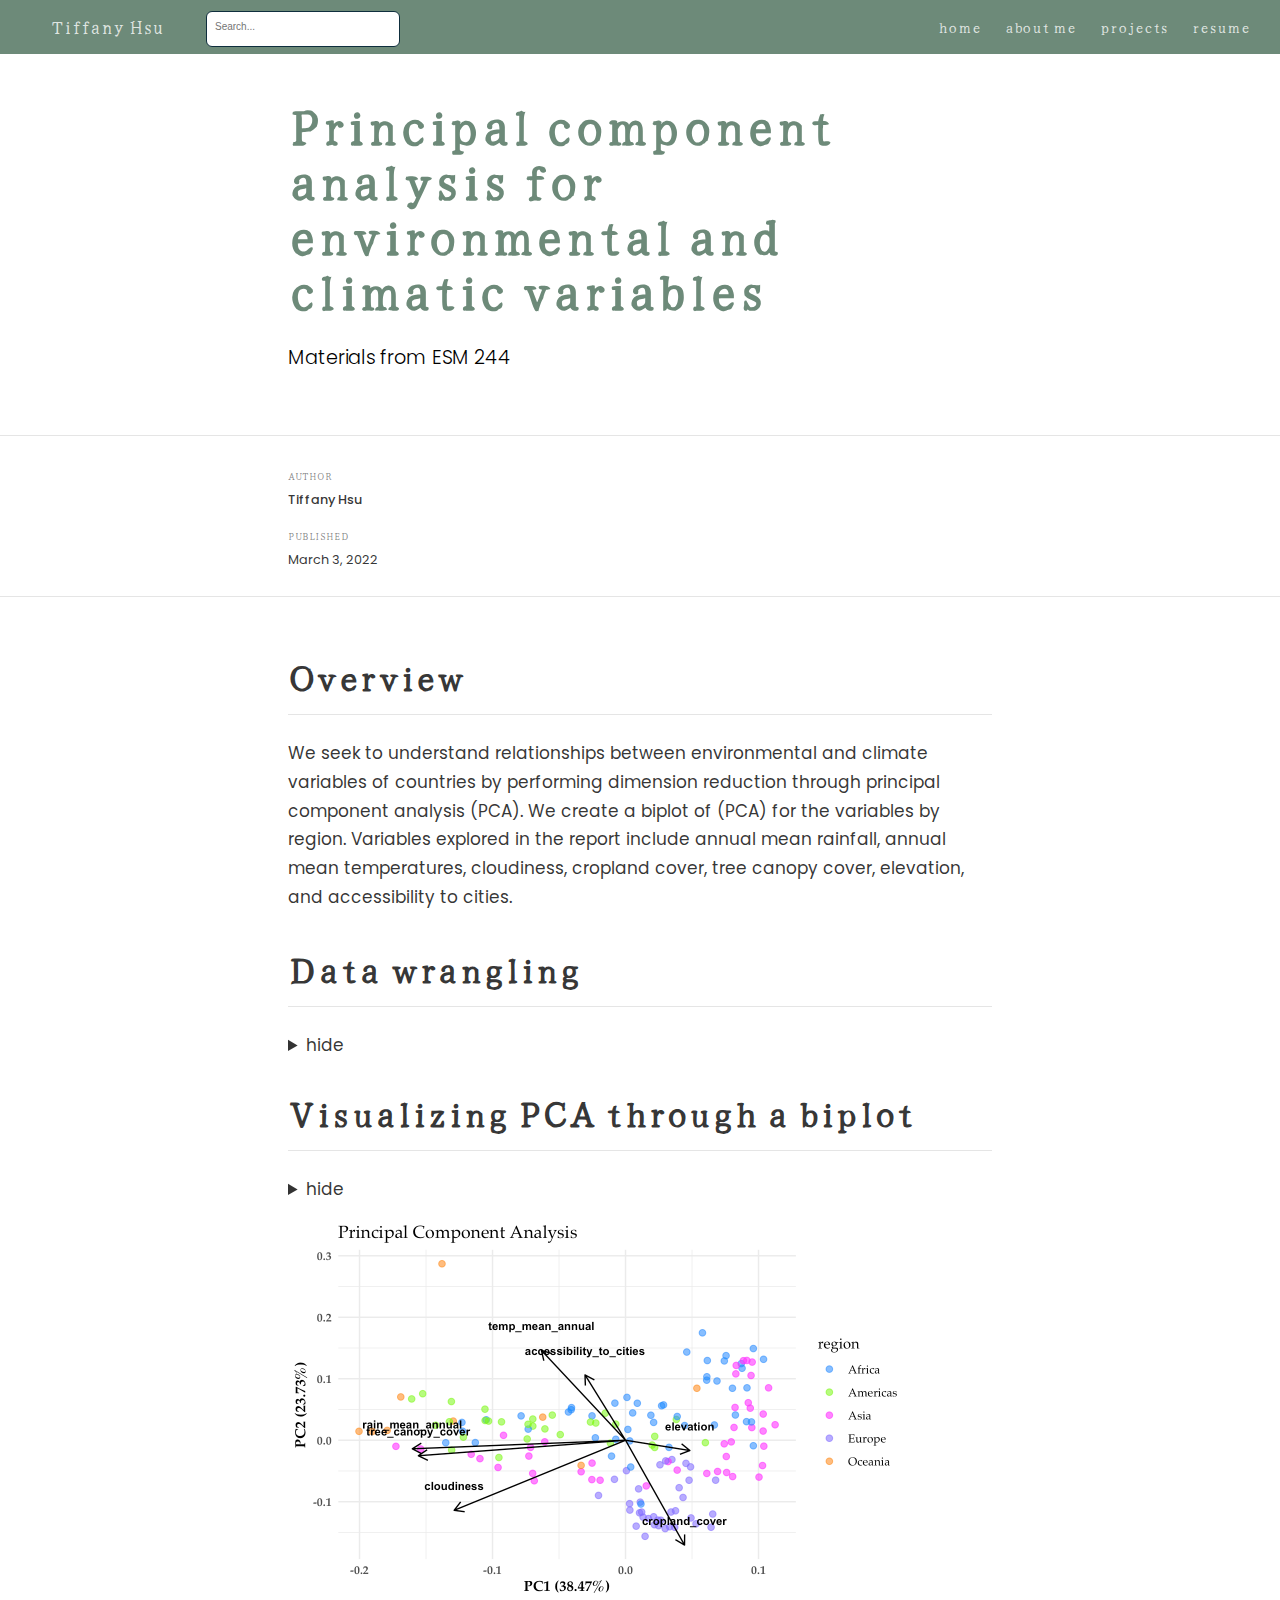
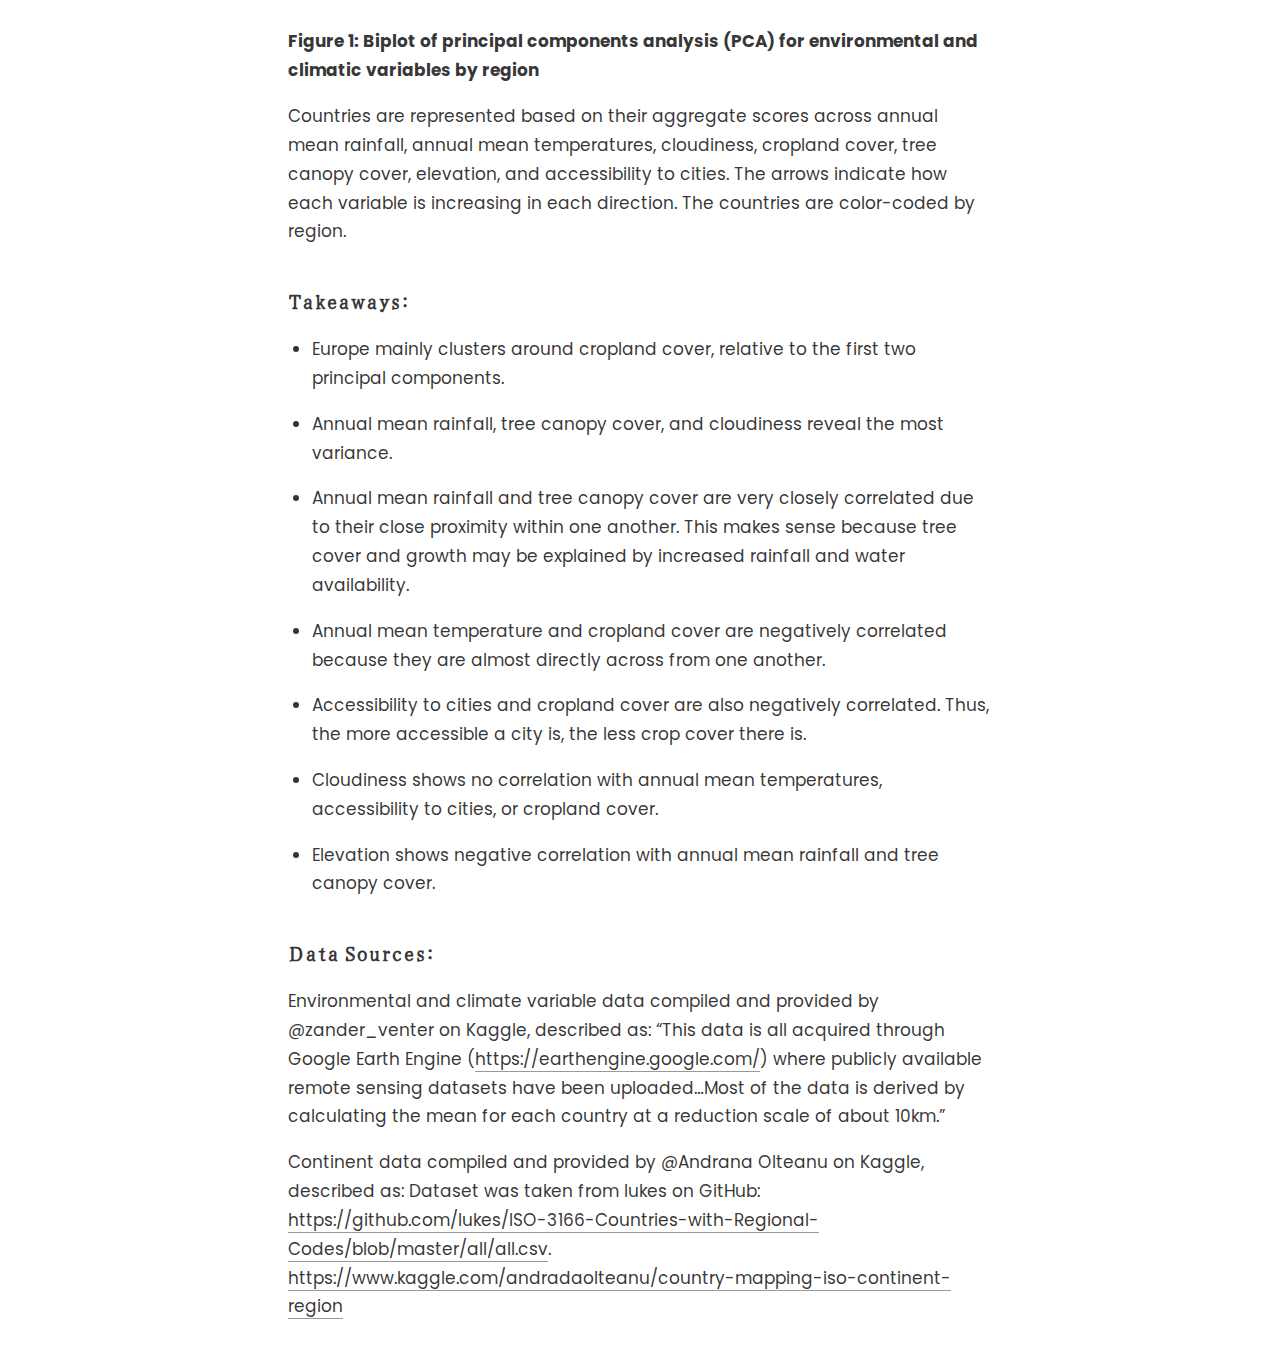
<file: docs/posts/2022-02-16-project4/index.html>
<!DOCTYPE html>

<html xmlns="http://www.w3.org/1999/xhtml" lang="" xml:lang="">

<head>
  <meta charset="utf-8"/>
  <meta name="viewport" content="width=device-width, initial-scale=1"/>
  <meta http-equiv="X-UA-Compatible" content="IE=Edge,chrome=1"/>
  <meta name="generator" content="distill" />

  <style type="text/css">
  /* Hide doc at startup (prevent jankiness while JS renders/transforms) */
  body {
    visibility: hidden;
  }
  </style>

 <!--radix_placeholder_import_source-->
 <!--/radix_placeholder_import_source-->

<style type="text/css">code{white-space: pre;}</style>
<style type="text/css" data-origin="pandoc">
pre > code.sourceCode { white-space: pre; position: relative; }
pre > code.sourceCode > span { display: inline-block; line-height: 1.25; }
pre > code.sourceCode > span:empty { height: 1.2em; }
.sourceCode { overflow: visible; }
code.sourceCode > span { color: inherit; text-decoration: inherit; }
div.sourceCode { margin: 1em 0; }
pre.sourceCode { margin: 0; }
@media screen {
div.sourceCode { overflow: auto; }
}
@media print {
pre > code.sourceCode { white-space: pre-wrap; }
pre > code.sourceCode > span { text-indent: -5em; padding-left: 5em; }
}
pre.numberSource code
  { counter-reset: source-line 0; }
pre.numberSource code > span
  { position: relative; left: -4em; counter-increment: source-line; }
pre.numberSource code > span > a:first-child::before
  { content: counter(source-line);
    position: relative; left: -1em; text-align: right; vertical-align: baseline;
    border: none; display: inline-block;
    -webkit-touch-callout: none; -webkit-user-select: none;
    -khtml-user-select: none; -moz-user-select: none;
    -ms-user-select: none; user-select: none;
    padding: 0 4px; width: 4em;
    color: #aaaaaa;
  }
pre.numberSource { margin-left: 3em; border-left: 1px solid #aaaaaa;  padding-left: 4px; }
div.sourceCode
  {   }
@media screen {
pre > code.sourceCode > span > a:first-child::before { text-decoration: underline; }
}
code span.al { color: #ad0000; } /* Alert */
code span.an { color: #5e5e5e; } /* Annotation */
code span.at { } /* Attribute */
code span.bn { color: #ad0000; } /* BaseN */
code span.bu { } /* BuiltIn */
code span.cf { color: #007ba5; } /* ControlFlow */
code span.ch { color: #20794d; } /* Char */
code span.cn { color: #8f5902; } /* Constant */
code span.co { color: #5e5e5e; } /* Comment */
code span.cv { color: #5e5e5e; font-style: italic; } /* CommentVar */
code span.do { color: #5e5e5e; font-style: italic; } /* Documentation */
code span.dt { color: #ad0000; } /* DataType */
code span.dv { color: #ad0000; } /* DecVal */
code span.er { color: #ad0000; } /* Error */
code span.ex { } /* Extension */
code span.fl { color: #ad0000; } /* Float */
code span.fu { color: #4758ab; } /* Function */
code span.im { } /* Import */
code span.in { color: #5e5e5e; } /* Information */
code span.kw { color: #007ba5; } /* Keyword */
code span.op { color: #5e5e5e; } /* Operator */
code span.ot { color: #007ba5; } /* Other */
code span.pp { color: #ad0000; } /* Preprocessor */
code span.sc { color: #5e5e5e; } /* SpecialChar */
code span.ss { color: #20794d; } /* SpecialString */
code span.st { color: #20794d; } /* String */
code span.va { color: #111111; } /* Variable */
code span.vs { color: #20794d; } /* VerbatimString */
code span.wa { color: #5e5e5e; font-style: italic; } /* Warning */
</style>


  <!--radix_placeholder_meta_tags-->
<title>Tiffany Hsu: Principal component analysis for environmental and climatic variables</title>

<meta property="description" itemprop="description" content="Materials from ESM 244"/>


<!--  https://schema.org/Article -->
<meta property="article:published" itemprop="datePublished" content="2022-03-03"/>
<meta property="article:created" itemprop="dateCreated" content="2022-03-03"/>
<meta name="article:author" content="Tiffany Hsu"/>

<!--  https://developers.facebook.com/docs/sharing/webmasters#markup -->
<meta property="og:title" content="Tiffany Hsu: Principal component analysis for environmental and climatic variables"/>
<meta property="og:type" content="article"/>
<meta property="og:description" content="Materials from ESM 244"/>
<meta property="og:locale" content="en_US"/>
<meta property="og:site_name" content="Tiffany Hsu"/>

<!--  https://dev.twitter.com/cards/types/summary -->
<meta property="twitter:card" content="summary"/>
<meta property="twitter:title" content="Tiffany Hsu: Principal component analysis for environmental and climatic variables"/>
<meta property="twitter:description" content="Materials from ESM 244"/>

<!--/radix_placeholder_meta_tags-->
  <!--radix_placeholder_rmarkdown_metadata-->

<script type="text/json" id="radix-rmarkdown-metadata">
{"type":"list","attributes":{"names":{"type":"character","attributes":{},"value":["title","description","author","date","output"]}},"value":[{"type":"character","attributes":{},"value":["Principal component analysis for environmental and climatic variables"]},{"type":"character","attributes":{},"value":["Materials from ESM 244"]},{"type":"list","attributes":{},"value":[{"type":"list","attributes":{"names":{"type":"character","attributes":{},"value":["name"]}},"value":[{"type":"character","attributes":{},"value":["Tiffany Hsu"]}]}]},{"type":"character","attributes":{},"value":["2022-03-03"]},{"type":"list","attributes":{"names":{"type":"character","attributes":{},"value":["distill::distill_article"]}},"value":[{"type":"list","attributes":{"names":{"type":"character","attributes":{},"value":["self_contained","code_folding"]}},"value":[{"type":"logical","attributes":{},"value":[false]},{"type":"character","attributes":{},"value":["hide"]}]}]}]}
</script>
<!--/radix_placeholder_rmarkdown_metadata-->
  
  <script type="text/json" id="radix-resource-manifest">
  {"type":"character","attributes":{},"value":["project4_files/anchor-4.2.2/anchor.min.js","project4_files/bowser-1.9.3/bowser.min.js","project4_files/distill-2.2.21/template.v2.js","project4_files/figure-html5/unnamed-chunk-2-1.png","project4_files/header-attrs-2.11/header-attrs.js","project4_files/jquery-3.6.0/jquery-3.6.0.js","project4_files/jquery-3.6.0/jquery-3.6.0.min.js","project4_files/jquery-3.6.0/jquery-3.6.0.min.map","project4_files/popper-2.6.0/popper.min.js","project4_files/tippy-6.2.7/tippy-bundle.umd.min.js","project4_files/tippy-6.2.7/tippy-light-border.css","project4_files/tippy-6.2.7/tippy.css","project4_files/tippy-6.2.7/tippy.umd.min.js","project4_files/webcomponents-2.0.0/webcomponents.js"]}
  </script>
  <!--radix_placeholder_navigation_in_header-->
<meta name="distill:offset" content="../.."/>

<script type="application/javascript">

  window.headroom_prevent_pin = false;

  window.document.addEventListener("DOMContentLoaded", function (event) {

    // initialize headroom for banner
    var header = $('header').get(0);
    var headerHeight = header.offsetHeight;
    var headroom = new Headroom(header, {
      tolerance: 5,
      onPin : function() {
        if (window.headroom_prevent_pin) {
          window.headroom_prevent_pin = false;
          headroom.unpin();
        }
      }
    });
    headroom.init();
    if(window.location.hash)
      headroom.unpin();
    $(header).addClass('headroom--transition');

    // offset scroll location for banner on hash change
    // (see: https://github.com/WickyNilliams/headroom.js/issues/38)
    window.addEventListener("hashchange", function(event) {
      window.scrollTo(0, window.pageYOffset - (headerHeight + 25));
    });

    // responsive menu
    $('.distill-site-header').each(function(i, val) {
      var topnav = $(this);
      var toggle = topnav.find('.nav-toggle');
      toggle.on('click', function() {
        topnav.toggleClass('responsive');
      });
    });

    // nav dropdowns
    $('.nav-dropbtn').click(function(e) {
      $(this).next('.nav-dropdown-content').toggleClass('nav-dropdown-active');
      $(this).parent().siblings('.nav-dropdown')
         .children('.nav-dropdown-content').removeClass('nav-dropdown-active');
    });
    $("body").click(function(e){
      $('.nav-dropdown-content').removeClass('nav-dropdown-active');
    });
    $(".nav-dropdown").click(function(e){
      e.stopPropagation();
    });
  });
</script>

<style type="text/css">

/* Theme (user-documented overrideables for nav appearance) */

.distill-site-nav {
  color: rgba(255, 255, 255, 0.8);
  background-color: #0F2E3D;
  font-size: 15px;
  font-weight: 300;
}

.distill-site-nav a {
  color: inherit;
  text-decoration: none;
}

.distill-site-nav a:hover {
  color: white;
}

@media print {
  .distill-site-nav {
    display: none;
  }
}

.distill-site-header {

}

.distill-site-footer {

}


/* Site Header */

.distill-site-header {
  width: 100%;
  box-sizing: border-box;
  z-index: 3;
}

.distill-site-header .nav-left {
  display: inline-block;
  margin-left: 8px;
}

@media screen and (max-width: 768px) {
  .distill-site-header .nav-left {
    margin-left: 0;
  }
}


.distill-site-header .nav-right {
  float: right;
  margin-right: 8px;
}

.distill-site-header a,
.distill-site-header .title {
  display: inline-block;
  text-align: center;
  padding: 14px 10px 14px 10px;
}

.distill-site-header .title {
  font-size: 18px;
  min-width: 150px;
}

.distill-site-header .logo {
  padding: 0;
}

.distill-site-header .logo img {
  display: none;
  max-height: 20px;
  width: auto;
  margin-bottom: -4px;
}

.distill-site-header .nav-image img {
  max-height: 18px;
  width: auto;
  display: inline-block;
  margin-bottom: -3px;
}



@media screen and (min-width: 1000px) {
  .distill-site-header .logo img {
    display: inline-block;
  }
  .distill-site-header .nav-left {
    margin-left: 20px;
  }
  .distill-site-header .nav-right {
    margin-right: 20px;
  }
  .distill-site-header .title {
    padding-left: 12px;
  }
}


.distill-site-header .nav-toggle {
  display: none;
}

.nav-dropdown {
  display: inline-block;
  position: relative;
}

.nav-dropdown .nav-dropbtn {
  border: none;
  outline: none;
  color: rgba(255, 255, 255, 0.8);
  padding: 16px 10px;
  background-color: transparent;
  font-family: inherit;
  font-size: inherit;
  font-weight: inherit;
  margin: 0;
  margin-top: 1px;
  z-index: 2;
}

.nav-dropdown-content {
  display: none;
  position: absolute;
  background-color: white;
  min-width: 200px;
  border: 1px solid rgba(0,0,0,0.15);
  border-radius: 4px;
  box-shadow: 0px 8px 16px 0px rgba(0,0,0,0.1);
  z-index: 1;
  margin-top: 2px;
  white-space: nowrap;
  padding-top: 4px;
  padding-bottom: 4px;
}

.nav-dropdown-content hr {
  margin-top: 4px;
  margin-bottom: 4px;
  border: none;
  border-bottom: 1px solid rgba(0, 0, 0, 0.1);
}

.nav-dropdown-active {
  display: block;
}

.nav-dropdown-content a, .nav-dropdown-content .nav-dropdown-header {
  color: black;
  padding: 6px 24px;
  text-decoration: none;
  display: block;
  text-align: left;
}

.nav-dropdown-content .nav-dropdown-header {
  display: block;
  padding: 5px 24px;
  padding-bottom: 0;
  text-transform: uppercase;
  font-size: 14px;
  color: #999999;
  white-space: nowrap;
}

.nav-dropdown:hover .nav-dropbtn {
  color: white;
}

.nav-dropdown-content a:hover {
  background-color: #ddd;
  color: black;
}

.nav-right .nav-dropdown-content {
  margin-left: -45%;
  right: 0;
}

@media screen and (max-width: 768px) {
  .distill-site-header a, .distill-site-header .nav-dropdown  {display: none;}
  .distill-site-header a.nav-toggle {
    float: right;
    display: block;
  }
  .distill-site-header .title {
    margin-left: 0;
  }
  .distill-site-header .nav-right {
    margin-right: 0;
  }
  .distill-site-header {
    overflow: hidden;
  }
  .nav-right .nav-dropdown-content {
    margin-left: 0;
  }
}


@media screen and (max-width: 768px) {
  .distill-site-header.responsive {position: relative; min-height: 500px; }
  .distill-site-header.responsive a.nav-toggle {
    position: absolute;
    right: 0;
    top: 0;
  }
  .distill-site-header.responsive a,
  .distill-site-header.responsive .nav-dropdown {
    display: block;
    text-align: left;
  }
  .distill-site-header.responsive .nav-left,
  .distill-site-header.responsive .nav-right {
    width: 100%;
  }
  .distill-site-header.responsive .nav-dropdown {float: none;}
  .distill-site-header.responsive .nav-dropdown-content {position: relative;}
  .distill-site-header.responsive .nav-dropdown .nav-dropbtn {
    display: block;
    width: 100%;
    text-align: left;
  }
}

/* Site Footer */

.distill-site-footer {
  width: 100%;
  overflow: hidden;
  box-sizing: border-box;
  z-index: 3;
  margin-top: 30px;
  padding-top: 30px;
  padding-bottom: 30px;
  text-align: center;
}

/* Headroom */

d-title {
  padding-top: 6rem;
}

@media print {
  d-title {
    padding-top: 4rem;
  }
}

.headroom {
  z-index: 1000;
  position: fixed;
  top: 0;
  left: 0;
  right: 0;
}

.headroom--transition {
  transition: all .4s ease-in-out;
}

.headroom--unpinned {
  top: -100px;
}

.headroom--pinned {
  top: 0;
}

/* adjust viewport for navbar height */
/* helps vertically center bootstrap (non-distill) content */
.min-vh-100 {
  min-height: calc(100vh - 100px) !important;
}

</style>

<script src="../../site_libs/jquery-3.6.0/jquery-3.6.0.min.js"></script>
<link href="../../site_libs/font-awesome-5.1.0/css/all.css" rel="stylesheet"/>
<link href="../../site_libs/font-awesome-5.1.0/css/v4-shims.css" rel="stylesheet"/>
<script src="../../site_libs/headroom-0.9.4/headroom.min.js"></script>
<script src="../../site_libs/autocomplete-0.37.1/autocomplete.min.js"></script>
<script src="../../site_libs/fuse-6.4.1/fuse.min.js"></script>

<script type="application/javascript">

function getMeta(metaName) {
  var metas = document.getElementsByTagName('meta');
  for (let i = 0; i < metas.length; i++) {
    if (metas[i].getAttribute('name') === metaName) {
      return metas[i].getAttribute('content');
    }
  }
  return '';
}

function offsetURL(url) {
  var offset = getMeta('distill:offset');
  return offset ? offset + '/' + url : url;
}

function createFuseIndex() {

  // create fuse index
  var options = {
    keys: [
      { name: 'title', weight: 20 },
      { name: 'categories', weight: 15 },
      { name: 'description', weight: 10 },
      { name: 'contents', weight: 5 },
    ],
    ignoreLocation: true,
    threshold: 0
  };
  var fuse = new window.Fuse([], options);

  // fetch the main search.json
  return fetch(offsetURL('search.json'))
    .then(function(response) {
      if (response.status == 200) {
        return response.json().then(function(json) {
          // index main articles
          json.articles.forEach(function(article) {
            fuse.add(article);
          });
          // download collections and index their articles
          return Promise.all(json.collections.map(function(collection) {
            return fetch(offsetURL(collection)).then(function(response) {
              if (response.status === 200) {
                return response.json().then(function(articles) {
                  articles.forEach(function(article) {
                    fuse.add(article);
                  });
                })
              } else {
                return Promise.reject(
                  new Error('Unexpected status from search index request: ' +
                            response.status)
                );
              }
            });
          })).then(function() {
            return fuse;
          });
        });

      } else {
        return Promise.reject(
          new Error('Unexpected status from search index request: ' +
                      response.status)
        );
      }
    });
}

window.document.addEventListener("DOMContentLoaded", function (event) {

  // get search element (bail if we don't have one)
  var searchEl = window.document.getElementById('distill-search');
  if (!searchEl)
    return;

  createFuseIndex()
    .then(function(fuse) {

      // make search box visible
      searchEl.classList.remove('hidden');

      // initialize autocomplete
      var options = {
        autoselect: true,
        hint: false,
        minLength: 2,
      };
      window.autocomplete(searchEl, options, [{
        source: function(query, callback) {
          const searchOptions = {
            isCaseSensitive: false,
            shouldSort: true,
            minMatchCharLength: 2,
            limit: 10,
          };
          var results = fuse.search(query, searchOptions);
          callback(results
            .map(function(result) { return result.item; })
          );
        },
        templates: {
          suggestion: function(suggestion) {
            var img = suggestion.preview && Object.keys(suggestion.preview).length > 0
              ? `<img src="${offsetURL(suggestion.preview)}"</img>`
              : '';
            var html = `
              <div class="search-item">
                <h3>${suggestion.title}</h3>
                <div class="search-item-description">
                  ${suggestion.description || ''}
                </div>
                <div class="search-item-preview">
                  ${img}
                </div>
              </div>
            `;
            return html;
          }
        }
      }]).on('autocomplete:selected', function(event, suggestion) {
        window.location.href = offsetURL(suggestion.path);
      });
      // remove inline display style on autocompleter (we want to
      // manage responsive display via css)
      $('.algolia-autocomplete').css("display", "");
    })
    .catch(function(error) {
      console.log(error);
    });

});

</script>

<style type="text/css">

.nav-search {
  font-size: x-small;
}

/* Algolioa Autocomplete */

.algolia-autocomplete {
  display: inline-block;
  margin-left: 10px;
  vertical-align: sub;
  background-color: white;
  color: black;
  padding: 6px;
  padding-top: 8px;
  padding-bottom: 0;
  border-radius: 6px;
  border: 1px #0F2E3D solid;
  width: 180px;
}


@media screen and (max-width: 768px) {
  .distill-site-nav .algolia-autocomplete {
    display: none;
    visibility: hidden;
  }
  .distill-site-nav.responsive .algolia-autocomplete {
    display: inline-block;
    visibility: visible;
  }
  .distill-site-nav.responsive .algolia-autocomplete .aa-dropdown-menu {
    margin-left: 0;
    width: 400px;
    max-height: 400px;
  }
}

.algolia-autocomplete .aa-input, .algolia-autocomplete .aa-hint {
  width: 90%;
  outline: none;
  border: none;
}

.algolia-autocomplete .aa-hint {
  color: #999;
}
.algolia-autocomplete .aa-dropdown-menu {
  width: 550px;
  max-height: 70vh;
  overflow-x: visible;
  overflow-y: scroll;
  padding: 5px;
  margin-top: 3px;
  margin-left: -150px;
  background-color: #fff;
  border-radius: 5px;
  border: 1px solid #999;
  border-top: none;
}

.algolia-autocomplete .aa-dropdown-menu .aa-suggestion {
  cursor: pointer;
  padding: 5px 4px;
  border-bottom: 1px solid #eee;
}

.algolia-autocomplete .aa-dropdown-menu .aa-suggestion:last-of-type {
  border-bottom: none;
  margin-bottom: 2px;
}

.algolia-autocomplete .aa-dropdown-menu .aa-suggestion .search-item {
  overflow: hidden;
  font-size: 0.8em;
  line-height: 1.4em;
}

.algolia-autocomplete .aa-dropdown-menu .aa-suggestion .search-item h3 {
  font-size: 1rem;
  margin-block-start: 0;
  margin-block-end: 5px;
}

.algolia-autocomplete .aa-dropdown-menu .aa-suggestion .search-item-description {
  display: inline-block;
  overflow: hidden;
  height: 2.8em;
  width: 80%;
  margin-right: 4%;
}

.algolia-autocomplete .aa-dropdown-menu .aa-suggestion .search-item-preview {
  display: inline-block;
  width: 15%;
}

.algolia-autocomplete .aa-dropdown-menu .aa-suggestion .search-item-preview img {
  height: 3em;
  width: auto;
  display: none;
}

.algolia-autocomplete .aa-dropdown-menu .aa-suggestion .search-item-preview img[src] {
  display: initial;
}

.algolia-autocomplete .aa-dropdown-menu .aa-suggestion.aa-cursor {
  background-color: #eee;
}
.algolia-autocomplete .aa-dropdown-menu .aa-suggestion em {
  font-weight: bold;
  font-style: normal;
}

</style>


<!--/radix_placeholder_navigation_in_header-->
  <!--radix_placeholder_distill-->

<style type="text/css">

body {
  background-color: white;
}

.pandoc-table {
  width: 100%;
}

.pandoc-table>caption {
  margin-bottom: 10px;
}

.pandoc-table th:not([align]) {
  text-align: left;
}

.pagedtable-footer {
  font-size: 15px;
}

d-byline .byline {
  grid-template-columns: 2fr 2fr;
}

d-byline .byline h3 {
  margin-block-start: 1.5em;
}

d-byline .byline .authors-affiliations h3 {
  margin-block-start: 0.5em;
}

.authors-affiliations .orcid-id {
  width: 16px;
  height:16px;
  margin-left: 4px;
  margin-right: 4px;
  vertical-align: middle;
  padding-bottom: 2px;
}

d-title .dt-tags {
  margin-top: 1em;
  grid-column: text;
}

.dt-tags .dt-tag {
  text-decoration: none;
  display: inline-block;
  color: rgba(0,0,0,0.6);
  padding: 0em 0.4em;
  margin-right: 0.5em;
  margin-bottom: 0.4em;
  font-size: 70%;
  border: 1px solid rgba(0,0,0,0.2);
  border-radius: 3px;
  text-transform: uppercase;
  font-weight: 500;
}

d-article table.gt_table td,
d-article table.gt_table th {
  border-bottom: none;
}

.html-widget {
  margin-bottom: 2.0em;
}

.l-screen-inset {
  padding-right: 16px;
}

.l-screen .caption {
  margin-left: 10px;
}

.shaded {
  background: rgb(247, 247, 247);
  padding-top: 20px;
  padding-bottom: 20px;
  border-top: 1px solid rgba(0, 0, 0, 0.1);
  border-bottom: 1px solid rgba(0, 0, 0, 0.1);
}

.shaded .html-widget {
  margin-bottom: 0;
  border: 1px solid rgba(0, 0, 0, 0.1);
}

.shaded .shaded-content {
  background: white;
}

.text-output {
  margin-top: 0;
  line-height: 1.5em;
}

.hidden {
  display: none !important;
}

d-article {
  padding-top: 2.5rem;
  padding-bottom: 30px;
}

d-appendix {
  padding-top: 30px;
}

d-article>p>img {
  width: 100%;
}

d-article h2 {
  margin: 1rem 0 1.5rem 0;
}

d-article h3 {
  margin-top: 1.5rem;
}

d-article iframe {
  border: 1px solid rgba(0, 0, 0, 0.1);
  margin-bottom: 2.0em;
  width: 100%;
}

/* Tweak code blocks */

d-article div.sourceCode code,
d-article pre code {
  font-family: Consolas, Monaco, 'Andale Mono', 'Ubuntu Mono', monospace;
}

d-article pre,
d-article div.sourceCode,
d-article div.sourceCode pre {
  overflow: auto;
}

d-article div.sourceCode {
  background-color: white;
}

d-article div.sourceCode pre {
  padding-left: 10px;
  font-size: 12px;
  border-left: 2px solid rgba(0,0,0,0.1);
}

d-article pre {
  font-size: 12px;
  color: black;
  background: none;
  margin-top: 0;
  text-align: left;
  white-space: pre;
  word-spacing: normal;
  word-break: normal;
  word-wrap: normal;
  line-height: 1.5;

  -moz-tab-size: 4;
  -o-tab-size: 4;
  tab-size: 4;

  -webkit-hyphens: none;
  -moz-hyphens: none;
  -ms-hyphens: none;
  hyphens: none;
}

d-article pre a {
  border-bottom: none;
}

d-article pre a:hover {
  border-bottom: none;
  text-decoration: underline;
}

d-article details {
  grid-column: text;
  margin-bottom: 0.8em;
}

@media(min-width: 768px) {

d-article pre,
d-article div.sourceCode,
d-article div.sourceCode pre {
  overflow: visible !important;
}

d-article div.sourceCode pre {
  padding-left: 18px;
  font-size: 14px;
}

d-article pre {
  font-size: 14px;
}

}

figure img.external {
  background: white;
  border: 1px solid rgba(0, 0, 0, 0.1);
  box-shadow: 0 1px 8px rgba(0, 0, 0, 0.1);
  padding: 18px;
  box-sizing: border-box;
}

/* CSS for d-contents */

.d-contents {
  grid-column: text;
  color: rgba(0,0,0,0.8);
  font-size: 0.9em;
  padding-bottom: 1em;
  margin-bottom: 1em;
  padding-bottom: 0.5em;
  margin-bottom: 1em;
  padding-left: 0.25em;
  justify-self: start;
}

@media(min-width: 1000px) {
  .d-contents.d-contents-float {
    height: 0;
    grid-column-start: 1;
    grid-column-end: 4;
    justify-self: center;
    padding-right: 3em;
    padding-left: 2em;
  }
}

.d-contents nav h3 {
  font-size: 18px;
  margin-top: 0;
  margin-bottom: 1em;
}

.d-contents li {
  list-style-type: none
}

.d-contents nav > ul {
  padding-left: 0;
}

.d-contents ul {
  padding-left: 1em
}

.d-contents nav ul li {
  margin-top: 0.6em;
  margin-bottom: 0.2em;
}

.d-contents nav a {
  font-size: 13px;
  border-bottom: none;
  text-decoration: none
  color: rgba(0, 0, 0, 0.8);
}

.d-contents nav a:hover {
  text-decoration: underline solid rgba(0, 0, 0, 0.6)
}

.d-contents nav > ul > li > a {
  font-weight: 600;
}

.d-contents nav > ul > li > ul {
  font-weight: inherit;
}

.d-contents nav > ul > li > ul > li {
  margin-top: 0.2em;
}


.d-contents nav ul {
  margin-top: 0;
  margin-bottom: 0.25em;
}

.d-article-with-toc h2:nth-child(2) {
  margin-top: 0;
}


/* Figure */

.figure {
  position: relative;
  margin-bottom: 2.5em;
  margin-top: 1.5em;
}

.figure img {
  width: 100%;
}

.figure .caption {
  color: rgba(0, 0, 0, 0.6);
  font-size: 12px;
  line-height: 1.5em;
}

.figure img.external {
  background: white;
  border: 1px solid rgba(0, 0, 0, 0.1);
  box-shadow: 0 1px 8px rgba(0, 0, 0, 0.1);
  padding: 18px;
  box-sizing: border-box;
}

.figure .caption a {
  color: rgba(0, 0, 0, 0.6);
}

.figure .caption b,
.figure .caption strong, {
  font-weight: 600;
  color: rgba(0, 0, 0, 1.0);
}

/* Citations */

d-article .citation {
  color: inherit;
  cursor: inherit;
}

div.hanging-indent{
  margin-left: 1em; text-indent: -1em;
}

/* Citation hover box */

.tippy-box[data-theme~=light-border] {
  background-color: rgba(250, 250, 250, 0.95);
}

.tippy-content > p {
  margin-bottom: 0;
  padding: 2px;
}


/* Tweak 1000px media break to show more text */

@media(min-width: 1000px) {
  .base-grid,
  distill-header,
  d-title,
  d-abstract,
  d-article,
  d-appendix,
  distill-appendix,
  d-byline,
  d-footnote-list,
  d-citation-list,
  distill-footer {
    grid-template-columns: [screen-start] 1fr [page-start kicker-start] 80px [middle-start] 50px [text-start kicker-end] 65px 65px 65px 65px 65px 65px 65px 65px [text-end gutter-start] 65px [middle-end] 65px [page-end gutter-end] 1fr [screen-end];
    grid-column-gap: 16px;
  }

  .grid {
    grid-column-gap: 16px;
  }

  d-article {
    font-size: 1.06rem;
    line-height: 1.7em;
  }
  figure .caption, .figure .caption, figure figcaption {
    font-size: 13px;
  }
}

@media(min-width: 1180px) {
  .base-grid,
  distill-header,
  d-title,
  d-abstract,
  d-article,
  d-appendix,
  distill-appendix,
  d-byline,
  d-footnote-list,
  d-citation-list,
  distill-footer {
    grid-template-columns: [screen-start] 1fr [page-start kicker-start] 60px [middle-start] 60px [text-start kicker-end] 60px 60px 60px 60px 60px 60px 60px 60px [text-end gutter-start] 60px [middle-end] 60px [page-end gutter-end] 1fr [screen-end];
    grid-column-gap: 32px;
  }

  .grid {
    grid-column-gap: 32px;
  }
}


/* Get the citation styles for the appendix (not auto-injected on render since
   we do our own rendering of the citation appendix) */

d-appendix .citation-appendix,
.d-appendix .citation-appendix {
  font-size: 11px;
  line-height: 15px;
  border-left: 1px solid rgba(0, 0, 0, 0.1);
  padding-left: 18px;
  border: 1px solid rgba(0,0,0,0.1);
  background: rgba(0, 0, 0, 0.02);
  padding: 10px 18px;
  border-radius: 3px;
  color: rgba(150, 150, 150, 1);
  overflow: hidden;
  margin-top: -12px;
  white-space: pre-wrap;
  word-wrap: break-word;
}

/* Include appendix styles here so they can be overridden */

d-appendix {
  contain: layout style;
  font-size: 0.8em;
  line-height: 1.7em;
  margin-top: 60px;
  margin-bottom: 0;
  border-top: 1px solid rgba(0, 0, 0, 0.1);
  color: rgba(0,0,0,0.5);
  padding-top: 60px;
  padding-bottom: 48px;
}

d-appendix h3 {
  grid-column: page-start / text-start;
  font-size: 15px;
  font-weight: 500;
  margin-top: 1em;
  margin-bottom: 0;
  color: rgba(0,0,0,0.65);
}

d-appendix h3 + * {
  margin-top: 1em;
}

d-appendix ol {
  padding: 0 0 0 15px;
}

@media (min-width: 768px) {
  d-appendix ol {
    padding: 0 0 0 30px;
    margin-left: -30px;
  }
}

d-appendix li {
  margin-bottom: 1em;
}

d-appendix a {
  color: rgba(0, 0, 0, 0.6);
}

d-appendix > * {
  grid-column: text;
}

d-appendix > d-footnote-list,
d-appendix > d-citation-list,
d-appendix > distill-appendix {
  grid-column: screen;
}

/* Include footnote styles here so they can be overridden */

d-footnote-list {
  contain: layout style;
}

d-footnote-list > * {
  grid-column: text;
}

d-footnote-list a.footnote-backlink {
  color: rgba(0,0,0,0.3);
  padding-left: 0.5em;
}



/* Anchor.js */

.anchorjs-link {
  /*transition: all .25s linear; */
  text-decoration: none;
  border-bottom: none;
}
*:hover > .anchorjs-link {
  margin-left: -1.125em !important;
  text-decoration: none;
  border-bottom: none;
}

/* Social footer */

.social_footer {
  margin-top: 30px;
  margin-bottom: 0;
  color: rgba(0,0,0,0.67);
}

.disqus-comments {
  margin-right: 30px;
}

.disqus-comment-count {
  border-bottom: 1px solid rgba(0, 0, 0, 0.4);
  cursor: pointer;
}

#disqus_thread {
  margin-top: 30px;
}

.article-sharing a {
  border-bottom: none;
  margin-right: 8px;
}

.article-sharing a:hover {
  border-bottom: none;
}

.sidebar-section.subscribe {
  font-size: 12px;
  line-height: 1.6em;
}

.subscribe p {
  margin-bottom: 0.5em;
}


.article-footer .subscribe {
  font-size: 15px;
  margin-top: 45px;
}


.sidebar-section.custom {
  font-size: 12px;
  line-height: 1.6em;
}

.custom p {
  margin-bottom: 0.5em;
}

/* Styles for listing layout (hide title) */
.layout-listing d-title, .layout-listing .d-title {
  display: none;
}

/* Styles for posts lists (not auto-injected) */


.posts-with-sidebar {
  padding-left: 45px;
  padding-right: 45px;
}

.posts-list .description h2,
.posts-list .description p {
  font-family: -apple-system, BlinkMacSystemFont, "Segoe UI", Roboto, Oxygen, Ubuntu, Cantarell, "Fira Sans", "Droid Sans", "Helvetica Neue", Arial, sans-serif;
}

.posts-list .description h2 {
  font-weight: 700;
  border-bottom: none;
  padding-bottom: 0;
}

.posts-list h2.post-tag {
  border-bottom: 1px solid rgba(0, 0, 0, 0.2);
  padding-bottom: 12px;
}
.posts-list {
  margin-top: 60px;
  margin-bottom: 24px;
}

.posts-list .post-preview {
  text-decoration: none;
  overflow: hidden;
  display: block;
  border-bottom: 1px solid rgba(0, 0, 0, 0.1);
  padding: 24px 0;
}

.post-preview-last {
  border-bottom: none !important;
}

.posts-list .posts-list-caption {
  grid-column: screen;
  font-weight: 400;
}

.posts-list .post-preview h2 {
  margin: 0 0 6px 0;
  line-height: 1.2em;
  font-style: normal;
  font-size: 24px;
}

.posts-list .post-preview p {
  margin: 0 0 12px 0;
  line-height: 1.4em;
  font-size: 16px;
}

.posts-list .post-preview .thumbnail {
  box-sizing: border-box;
  margin-bottom: 24px;
  position: relative;
  max-width: 500px;
}
.posts-list .post-preview img {
  width: 100%;
  display: block;
}

.posts-list .metadata {
  font-size: 12px;
  line-height: 1.4em;
  margin-bottom: 18px;
}

.posts-list .metadata > * {
  display: inline-block;
}

.posts-list .metadata .publishedDate {
  margin-right: 2em;
}

.posts-list .metadata .dt-authors {
  display: block;
  margin-top: 0.3em;
  margin-right: 2em;
}

.posts-list .dt-tags {
  display: block;
  line-height: 1em;
}

.posts-list .dt-tags .dt-tag {
  display: inline-block;
  color: rgba(0,0,0,0.6);
  padding: 0.3em 0.4em;
  margin-right: 0.2em;
  margin-bottom: 0.4em;
  font-size: 60%;
  border: 1px solid rgba(0,0,0,0.2);
  border-radius: 3px;
  text-transform: uppercase;
  font-weight: 500;
}

.posts-list img {
  opacity: 1;
}

.posts-list img[data-src] {
  opacity: 0;
}

.posts-more {
  clear: both;
}


.posts-sidebar {
  font-size: 16px;
}

.posts-sidebar h3 {
  font-size: 16px;
  margin-top: 0;
  margin-bottom: 0.5em;
  font-weight: 400;
  text-transform: uppercase;
}

.sidebar-section {
  margin-bottom: 30px;
}

.categories ul {
  list-style-type: none;
  margin: 0;
  padding: 0;
}

.categories li {
  color: rgba(0, 0, 0, 0.8);
  margin-bottom: 0;
}

.categories li>a {
  border-bottom: none;
}

.categories li>a:hover {
  border-bottom: 1px solid rgba(0, 0, 0, 0.4);
}

.categories .active {
  font-weight: 600;
}

.categories .category-count {
  color: rgba(0, 0, 0, 0.4);
}


@media(min-width: 768px) {
  .posts-list .post-preview h2 {
    font-size: 26px;
  }
  .posts-list .post-preview .thumbnail {
    float: right;
    width: 30%;
    margin-bottom: 0;
  }
  .posts-list .post-preview .description {
    float: left;
    width: 45%;
  }
  .posts-list .post-preview .metadata {
    float: left;
    width: 20%;
    margin-top: 8px;
  }
  .posts-list .post-preview p {
    margin: 0 0 12px 0;
    line-height: 1.5em;
    font-size: 16px;
  }
  .posts-with-sidebar .posts-list {
    float: left;
    width: 75%;
  }
  .posts-with-sidebar .posts-sidebar {
    float: right;
    width: 20%;
    margin-top: 60px;
    padding-top: 24px;
    padding-bottom: 24px;
  }
}


/* Improve display for browsers without grid (IE/Edge <= 15) */

.downlevel {
  line-height: 1.6em;
  font-family: -apple-system, BlinkMacSystemFont, "Segoe UI", Roboto, Oxygen, Ubuntu, Cantarell, "Fira Sans", "Droid Sans", "Helvetica Neue", Arial, sans-serif;
  margin: 0;
}

.downlevel .d-title {
  padding-top: 6rem;
  padding-bottom: 1.5rem;
}

.downlevel .d-title h1 {
  font-size: 50px;
  font-weight: 700;
  line-height: 1.1em;
  margin: 0 0 0.5rem;
}

.downlevel .d-title p {
  font-weight: 300;
  font-size: 1.2rem;
  line-height: 1.55em;
  margin-top: 0;
}

.downlevel .d-byline {
  padding-top: 0.8em;
  padding-bottom: 0.8em;
  font-size: 0.8rem;
  line-height: 1.8em;
}

.downlevel .section-separator {
  border: none;
  border-top: 1px solid rgba(0, 0, 0, 0.1);
}

.downlevel .d-article {
  font-size: 1.06rem;
  line-height: 1.7em;
  padding-top: 1rem;
  padding-bottom: 2rem;
}


.downlevel .d-appendix {
  padding-left: 0;
  padding-right: 0;
  max-width: none;
  font-size: 0.8em;
  line-height: 1.7em;
  margin-bottom: 0;
  color: rgba(0,0,0,0.5);
  padding-top: 40px;
  padding-bottom: 48px;
}

.downlevel .footnotes ol {
  padding-left: 13px;
}

.downlevel .base-grid,
.downlevel .distill-header,
.downlevel .d-title,
.downlevel .d-abstract,
.downlevel .d-article,
.downlevel .d-appendix,
.downlevel .distill-appendix,
.downlevel .d-byline,
.downlevel .d-footnote-list,
.downlevel .d-citation-list,
.downlevel .distill-footer,
.downlevel .appendix-bottom,
.downlevel .posts-container {
  padding-left: 40px;
  padding-right: 40px;
}

@media(min-width: 768px) {
  .downlevel .base-grid,
  .downlevel .distill-header,
  .downlevel .d-title,
  .downlevel .d-abstract,
  .downlevel .d-article,
  .downlevel .d-appendix,
  .downlevel .distill-appendix,
  .downlevel .d-byline,
  .downlevel .d-footnote-list,
  .downlevel .d-citation-list,
  .downlevel .distill-footer,
  .downlevel .appendix-bottom,
  .downlevel .posts-container {
  padding-left: 150px;
  padding-right: 150px;
  max-width: 900px;
}
}

.downlevel pre code {
  display: block;
  border-left: 2px solid rgba(0, 0, 0, .1);
  padding: 0 0 0 20px;
  font-size: 14px;
}

.downlevel code, .downlevel pre {
  color: black;
  background: none;
  font-family: Consolas, Monaco, 'Andale Mono', 'Ubuntu Mono', monospace;
  text-align: left;
  white-space: pre;
  word-spacing: normal;
  word-break: normal;
  word-wrap: normal;
  line-height: 1.5;

  -moz-tab-size: 4;
  -o-tab-size: 4;
  tab-size: 4;

  -webkit-hyphens: none;
  -moz-hyphens: none;
  -ms-hyphens: none;
  hyphens: none;
}

.downlevel .posts-list .post-preview {
  color: inherit;
}



</style>

<script type="application/javascript">

function is_downlevel_browser() {
  if (bowser.isUnsupportedBrowser({ msie: "12", msedge: "16"},
                                 window.navigator.userAgent)) {
    return true;
  } else {
    return window.load_distill_framework === undefined;
  }
}

// show body when load is complete
function on_load_complete() {

  // add anchors
  if (window.anchors) {
    window.anchors.options.placement = 'left';
    window.anchors.add('d-article > h2, d-article > h3, d-article > h4, d-article > h5');
  }


  // set body to visible
  document.body.style.visibility = 'visible';

  // force redraw for leaflet widgets
  if (window.HTMLWidgets) {
    var maps = window.HTMLWidgets.findAll(".leaflet");
    $.each(maps, function(i, el) {
      var map = this.getMap();
      map.invalidateSize();
      map.eachLayer(function(layer) {
        if (layer instanceof L.TileLayer)
          layer.redraw();
      });
    });
  }

  // trigger 'shown' so htmlwidgets resize
  $('d-article').trigger('shown');
}

function init_distill() {

  init_common();

  // create front matter
  var front_matter = $('<d-front-matter></d-front-matter>');
  $('#distill-front-matter').wrap(front_matter);

  // create d-title
  $('.d-title').changeElementType('d-title');

  // create d-byline
  var byline = $('<d-byline></d-byline>');
  $('.d-byline').replaceWith(byline);

  // create d-article
  var article = $('<d-article></d-article>');
  $('.d-article').wrap(article).children().unwrap();

  // move posts container into article
  $('.posts-container').appendTo($('d-article'));

  // create d-appendix
  $('.d-appendix').changeElementType('d-appendix');

  // flag indicating that we have appendix items
  var appendix = $('.appendix-bottom').children('h3').length > 0;

  // replace footnotes with <d-footnote>
  $('.footnote-ref').each(function(i, val) {
    appendix = true;
    var href = $(this).attr('href');
    var id = href.replace('#', '');
    var fn = $('#' + id);
    var fn_p = $('#' + id + '>p');
    fn_p.find('.footnote-back').remove();
    var text = fn_p.html();
    var dtfn = $('<d-footnote></d-footnote>');
    dtfn.html(text);
    $(this).replaceWith(dtfn);
  });
  // remove footnotes
  $('.footnotes').remove();

  // move refs into #references-listing
  $('#references-listing').replaceWith($('#refs'));

  $('h1.appendix, h2.appendix').each(function(i, val) {
    $(this).changeElementType('h3');
  });
  $('h3.appendix').each(function(i, val) {
    var id = $(this).attr('id');
    $('.d-contents a[href="#' + id + '"]').parent().remove();
    appendix = true;
    $(this).nextUntil($('h1, h2, h3')).addBack().appendTo($('d-appendix'));
  });

  // show d-appendix if we have appendix content
  $("d-appendix").css('display', appendix ? 'grid' : 'none');

  // localize layout chunks to just output
  $('.layout-chunk').each(function(i, val) {

    // capture layout
    var layout = $(this).attr('data-layout');

    // apply layout to markdown level block elements
    var elements = $(this).children().not('details, div.sourceCode, pre, script');
    elements.each(function(i, el) {
      var layout_div = $('<div class="' + layout + '"></div>');
      if (layout_div.hasClass('shaded')) {
        var shaded_content = $('<div class="shaded-content"></div>');
        $(this).wrap(shaded_content);
        $(this).parent().wrap(layout_div);
      } else {
        $(this).wrap(layout_div);
      }
    });


    // unwrap the layout-chunk div
    $(this).children().unwrap();
  });

  // remove code block used to force  highlighting css
  $('.distill-force-highlighting-css').parent().remove();

  // remove empty line numbers inserted by pandoc when using a
  // custom syntax highlighting theme
  $('code.sourceCode a:empty').remove();

  // load distill framework
  load_distill_framework();

  // wait for window.distillRunlevel == 4 to do post processing
  function distill_post_process() {

    if (!window.distillRunlevel || window.distillRunlevel < 4)
      return;

    // hide author/affiliations entirely if we have no authors
    var front_matter = JSON.parse($("#distill-front-matter").html());
    var have_authors = front_matter.authors && front_matter.authors.length > 0;
    if (!have_authors)
      $('d-byline').addClass('hidden');

    // article with toc class
    $('.d-contents').parent().addClass('d-article-with-toc');

    // strip links that point to #
    $('.authors-affiliations').find('a[href="#"]').removeAttr('href');

    // add orcid ids
    $('.authors-affiliations').find('.author').each(function(i, el) {
      var orcid_id = front_matter.authors[i].orcidID;
      if (orcid_id) {
        var a = $('<a></a>');
        a.attr('href', 'https://orcid.org/' + orcid_id);
        var img = $('<img></img>');
        img.addClass('orcid-id');
        img.attr('alt', 'ORCID ID');
        img.attr('src','[data-uri]');
        a.append(img);
        $(this).append(a);
      }
    });

    // hide elements of author/affiliations grid that have no value
    function hide_byline_column(caption) {
      $('d-byline').find('h3:contains("' + caption + '")').parent().css('visibility', 'hidden');
    }

    // affiliations
    var have_affiliations = false;
    for (var i = 0; i<front_matter.authors.length; ++i) {
      var author = front_matter.authors[i];
      if (author.affiliation !== "&nbsp;") {
        have_affiliations = true;
        break;
      }
    }
    if (!have_affiliations)
      $('d-byline').find('h3:contains("Affiliations")').css('visibility', 'hidden');

    // published date
    if (!front_matter.publishedDate)
      hide_byline_column("Published");

    // document object identifier
    var doi = $('d-byline').find('h3:contains("DOI")');
    var doi_p = doi.next().empty();
    if (!front_matter.doi) {
      // if we have a citation and valid citationText then link to that
      if ($('#citation').length > 0 && front_matter.citationText) {
        doi.html('Citation');
        $('<a href="#citation"></a>')
          .text(front_matter.citationText)
          .appendTo(doi_p);
      } else {
        hide_byline_column("DOI");
      }
    } else {
      $('<a></a>')
         .attr('href', "https://doi.org/" + front_matter.doi)
         .html(front_matter.doi)
         .appendTo(doi_p);
    }

     // change plural form of authors/affiliations
    if (front_matter.authors.length === 1) {
      var grid = $('.authors-affiliations');
      grid.children('h3:contains("Authors")').text('Author');
      grid.children('h3:contains("Affiliations")').text('Affiliation');
    }

    // remove d-appendix and d-footnote-list local styles
    $('d-appendix > style:first-child').remove();
    $('d-footnote-list > style:first-child').remove();

    // move appendix-bottom entries to the bottom
    $('.appendix-bottom').appendTo('d-appendix').children().unwrap();
    $('.appendix-bottom').remove();

    // hoverable references
    $('span.citation[data-cites]').each(function() {
      var refs = $(this).attr('data-cites').split(" ");
      var refHtml = refs.map(function(ref) {
        return "<p>" + $('#ref-' + ref).html() + "</p>";
      }).join("\n");
      window.tippy(this, {
        allowHTML: true,
        content: refHtml,
        maxWidth: 500,
        interactive: true,
        interactiveBorder: 10,
        theme: 'light-border',
        placement: 'bottom-start'
      });
    });

    // clear polling timer
    clearInterval(tid);

    // show body now that everything is ready
    on_load_complete();
  }

  var tid = setInterval(distill_post_process, 50);
  distill_post_process();

}

function init_downlevel() {

  init_common();

   // insert hr after d-title
  $('.d-title').after($('<hr class="section-separator"/>'));

  // check if we have authors
  var front_matter = JSON.parse($("#distill-front-matter").html());
  var have_authors = front_matter.authors && front_matter.authors.length > 0;

  // manage byline/border
  if (!have_authors)
    $('.d-byline').remove();
  $('.d-byline').after($('<hr class="section-separator"/>'));
  $('.d-byline a').remove();

  // remove toc
  $('.d-contents').remove();

  // move appendix elements
  $('h1.appendix, h2.appendix').each(function(i, val) {
    $(this).changeElementType('h3');
  });
  $('h3.appendix').each(function(i, val) {
    $(this).nextUntil($('h1, h2, h3')).addBack().appendTo($('.d-appendix'));
  });


  // inject headers into references and footnotes
  var refs_header = $('<h3></h3>');
  refs_header.text('References');
  $('#refs').prepend(refs_header);

  var footnotes_header = $('<h3></h3');
  footnotes_header.text('Footnotes');
  $('.footnotes').children('hr').first().replaceWith(footnotes_header);

  // move appendix-bottom entries to the bottom
  $('.appendix-bottom').appendTo('.d-appendix').children().unwrap();
  $('.appendix-bottom').remove();

  // remove appendix if it's empty
  if ($('.d-appendix').children().length === 0)
    $('.d-appendix').remove();

  // prepend separator above appendix
  $('.d-appendix').before($('<hr class="section-separator" style="clear: both"/>'));

  // trim code
  $('pre>code').each(function(i, val) {
    $(this).html($.trim($(this).html()));
  });

  // move posts-container right before article
  $('.posts-container').insertBefore($('.d-article'));

  $('body').addClass('downlevel');

  on_load_complete();
}


function init_common() {

  // jquery plugin to change element types
  (function($) {
    $.fn.changeElementType = function(newType) {
      var attrs = {};

      $.each(this[0].attributes, function(idx, attr) {
        attrs[attr.nodeName] = attr.nodeValue;
      });

      this.replaceWith(function() {
        return $("<" + newType + "/>", attrs).append($(this).contents());
      });
    };
  })(jQuery);

  // prevent underline for linked images
  $('a > img').parent().css({'border-bottom' : 'none'});

  // mark non-body figures created by knitr chunks as 100% width
  $('.layout-chunk').each(function(i, val) {
    var figures = $(this).find('img, .html-widget');
    if ($(this).attr('data-layout') !== "l-body") {
      figures.css('width', '100%');
    } else {
      figures.css('max-width', '100%');
      figures.filter("[width]").each(function(i, val) {
        var fig = $(this);
        fig.css('width', fig.attr('width') + 'px');
      });

    }
  });

  // auto-append index.html to post-preview links in file: protocol
  // and in rstudio ide preview
  $('.post-preview').each(function(i, val) {
    if (window.location.protocol === "file:")
      $(this).attr('href', $(this).attr('href') + "index.html");
  });

  // get rid of index.html references in header
  if (window.location.protocol !== "file:") {
    $('.distill-site-header a[href]').each(function(i,val) {
      $(this).attr('href', $(this).attr('href').replace("index.html", "./"));
    });
  }

  // add class to pandoc style tables
  $('tr.header').parent('thead').parent('table').addClass('pandoc-table');
  $('.kable-table').children('table').addClass('pandoc-table');

  // add figcaption style to table captions
  $('caption').parent('table').addClass("figcaption");

  // initialize posts list
  if (window.init_posts_list)
    window.init_posts_list();

  // implmement disqus comment link
  $('.disqus-comment-count').click(function() {
    window.headroom_prevent_pin = true;
    $('#disqus_thread').toggleClass('hidden');
    if (!$('#disqus_thread').hasClass('hidden')) {
      var offset = $(this).offset();
      $(window).resize();
      $('html, body').animate({
        scrollTop: offset.top - 35
      });
    }
  });
}

document.addEventListener('DOMContentLoaded', function() {
  if (is_downlevel_browser())
    init_downlevel();
  else
    window.addEventListener('WebComponentsReady', init_distill);
});

</script>

<style type="text/css">
/* base variables */

/* Edit the CSS properties in this file to create a custom
   Distill theme. Only edit values in the right column
   for each row; values shown are the CSS defaults.
   To return any property to the default,
   you may set its value to: unset
   All rows must end with a semi-colon.                      */

/* Optional: embed custom fonts here with `@import`          */
/* This must remain at the top of this file.                 */



html {
  /*-- Main font sizes --*/
  --title-size:      50px;
  --body-size:       1.06rem;
  --code-size:       14px;
  --aside-size:      12px;
  --fig-cap-size:    13px;
  /*-- Main font colors --*/
  --title-color:     #000000;
  --header-color:    rgba(0, 0, 0, 0.8);
  --body-color:      rgba(0, 0, 0, 0.8);
  --aside-color:     rgba(0, 0, 0, 0.6);
  --fig-cap-color:   rgba(0, 0, 0, 0.6);
  /*-- Specify custom fonts ~~~ must be imported above   --*/
  --heading-font:    sans-serif;
  --mono-font:       monospace;
  --body-font:       sans-serif;
  --navbar-font:     sans-serif;  /* websites + blogs only */
}

/*-- ARTICLE METADATA --*/
d-byline {
  --heading-size:    0.6rem;
  --heading-color:   rgba(0, 0, 0, 0.5);
  --body-size:       0.8rem;
  --body-color:      rgba(0, 0, 0, 0.8);
}

/*-- ARTICLE TABLE OF CONTENTS --*/
.d-contents {
  --heading-size:    18px;
  --contents-size:   13px;
}

/*-- ARTICLE APPENDIX --*/
d-appendix {
  --heading-size:    15px;
  --heading-color:   rgba(0, 0, 0, 0.65);
  --text-size:       0.8em;
  --text-color:      rgba(0, 0, 0, 0.5);
}

/*-- WEBSITE HEADER + FOOTER --*/
/* These properties only apply to Distill sites and blogs  */

.distill-site-header {
  --title-size:       18px;
  --text-color:       rgba(255, 255, 255, 0.8);
  --text-size:        15px;
  --hover-color:      white;
  --bkgd-color:       #0F2E3D;
}

.distill-site-footer {
  --text-color:       rgba(255, 255, 255, 0.8);
  --text-size:        15px;
  --hover-color:      white;
  --bkgd-color:       #0F2E3D;
}

/*-- Additional custom styles --*/
/* Add any additional CSS rules below                      */
</style>
<style type="text/css">
/* base variables */

/* Edit the CSS properties in this file to create a custom
   Distill theme. Only edit values in the right column
   for each row; values shown are the CSS defaults.
   To return any property to the default,
   you may set its value to: unset
   All rows must end with a semi-colon.                      */

/* Optional: embed custom fonts here with `@import`          */
/* This must remain at the top of this file.                 */
@import url('https://fonts.googleapis.com/css2?family=Amiri');
@import url('https://fonts.googleapis.com/css2?family=Bitter');
@import url('https://fonts.googleapis.com/css2?family=DM+Mono');
@import url('https://fonts.googleapis.com/css2?family=Yuji+Syuku&display=swap');
@import url('https://fonts.googleapis.com/css2?family=Poppins:wght@300&display=swap');


html {
  /*-- Main font sizes --*/
  --title-size:      50px;
  --body-size:       1.06rem;
  --code-size:       14px;
  --aside-size:      12px;
  --fig-cap-size:    13px;
  /*-- Main font colors --*/
  --title-color:     #6d8a79;
  --header-color:    rgba(0, 0, 0, 0.8);
  --body-color:      rgba(0, 0, 0, 0.8);
  --aside-color:     rgba(0, 0, 0, 0.6);
  --fig-cap-color:   rgba(0, 0, 0, 0.6);
  /*-- Specify custom fonts ~~~ must be imported above   --*/
  --heading-font:    'Yuji Syuku', serif;
  --mono-font:       "DM Mono", monospace;
  --body-font:       'Poppins', sans-serif;
  --navbar-font:     'Yuji Syuku', serif;
}

/*-- ARTICLE METADATA --*/
d-byline {
  --heading-size:    0.6rem;
  --heading-color:   rgba(0, 0, 0, 0.5);
  --body-size:       0.8rem;
  --body-color:      rgba(0, 0, 0, 0.8);
}

/*-- ARTICLE TABLE OF CONTENTS --*/
.d-contents {
  --heading-size:    18px;
  --contents-size:   13px;
}

/*-- ARTICLE APPENDIX --*/
d-appendix {
  --heading-size:    15px;
  --heading-color:   rgba(0, 0, 0, 0.65);
  --text-size:       0.8em;
  --text-color:      rgba(0, 0, 0, 0.5);
}

/*-- WEBSITE HEADER + FOOTER --*/
/* These properties only apply to Distill sites and blogs  */

.distill-site-header {
  --title-size:       18px;
  --text-color:       rgba(255, 255, 255, 0.8);
  --text-size:        15px;
  --hover-color:      white;
  --bkgd-color:       #6d8a79;
}

.distill-site-footer {
  --text-color:       rgba(255, 255, 255, 0.8);
  --text-size:        15px;
  --hover-color:      white;
  --bkgd-color:       #6d8a79;
}

/*-- Additional custom styles --*/
/* Add any additional CSS rules below                      */
</style>
<style type="text/css">
/* base style */

/* FONT FAMILIES */

:root {
  --heading-default: -apple-system, BlinkMacSystemFont, "Segoe UI", Roboto, Oxygen, Ubuntu, Cantarell, "Fira Sans", "Droid Sans", "Helvetica Neue", Arial, sans-serif;
  --mono-default: Consolas, Monaco, 'Andale Mono', 'Ubuntu Mono', monospace;
  --body-default: -apple-system, BlinkMacSystemFont, "Segoe UI", Roboto, Oxygen, Ubuntu, Cantarell, "Fira Sans", "Droid Sans", "Helvetica Neue", Arial, sans-serif;
}

body,
.posts-list .post-preview p,
.posts-list .description p {
  font-family: var(--body-font), var(--body-default);
}

h1, h2, h3, h4, h5, h6,
.posts-list .post-preview h2,
.posts-list .description h2 {
  font-family: var(--heading-font), var(--heading-default);
}

d-article div.sourceCode code,
d-article pre code {
  font-family: var(--mono-font), var(--mono-default);
}


/*-- TITLE --*/
d-title h1,
.posts-list > h1 {
  color: var(--title-color, black);
}

d-title h1 {
  font-size: var(--title-size, 50px);
}

/*-- HEADERS --*/
d-article h1,
d-article h2,
d-article h3,
d-article h4,
d-article h5,
d-article h6 {
  color: var(--header-color, rgba(0, 0, 0, 0.8));
}

/*-- BODY --*/
d-article > p,  /* only text inside of <p> tags */
d-article > ul, /* lists */
d-article > ol {
  color: var(--body-color, rgba(0, 0, 0, 0.8));
  font-size: var(--body-size, 1.06rem);
}


/*-- CODE --*/
d-article div.sourceCode code,
d-article pre code {
  font-size: var(--code-size, 14px);
}

/*-- ASIDE --*/
d-article aside {
  font-size: var(--aside-size, 12px);
  color: var(--aside-color, rgba(0, 0, 0, 0.6));
}

/*-- FIGURE CAPTIONS --*/
figure .caption,
figure figcaption,
.figure .caption {
  font-size: var(--fig-cap-size, 13px);
  color: var(--fig-cap-color, rgba(0, 0, 0, 0.6));
}

/*-- METADATA --*/
d-byline h3 {
  font-size: var(--heading-size, 0.6rem);
  color: var(--heading-color, rgba(0, 0, 0, 0.5));
}

d-byline {
  font-size: var(--body-size, 0.8rem);
  color: var(--body-color, rgba(0, 0, 0, 0.8));
}

d-byline a,
d-article d-byline a {
  color: var(--body-color, rgba(0, 0, 0, 0.8));
}

/*-- TABLE OF CONTENTS --*/
.d-contents nav h3 {
  font-size: var(--heading-size, 18px);
}

.d-contents nav a {
  font-size: var(--contents-size, 13px);
}

/*-- APPENDIX --*/
d-appendix h3 {
  font-size: var(--heading-size, 15px);
  color: var(--heading-color, rgba(0, 0, 0, 0.65));
}

d-appendix {
  font-size: var(--text-size, 0.8em);
  color: var(--text-color, rgba(0, 0, 0, 0.5));
}

d-appendix d-footnote-list a.footnote-backlink {
  color: var(--text-color, rgba(0, 0, 0, 0.5));
}

/*-- WEBSITE HEADER + FOOTER --*/
.distill-site-header .title {
  font-size: var(--title-size, 18px);
  font-family: var(--navbar-font), var(--heading-default);
}

.distill-site-header a,
.nav-dropdown .nav-dropbtn {
  font-family: var(--navbar-font), var(--heading-default);
}

.nav-dropdown .nav-dropbtn {
  color: var(--text-color, rgba(255, 255, 255, 0.8));
  font-size: var(--text-size, 15px);
}

.distill-site-header a:hover,
.nav-dropdown:hover .nav-dropbtn {
  color: var(--hover-color, white);
}

.distill-site-header {
  font-size: var(--text-size, 15px);
  color: var(--text-color, rgba(255, 255, 255, 0.8));
  background-color: var(--bkgd-color, #0F2E3D);
}

.distill-site-footer {
  font-size: var(--text-size, 15px);
  color: var(--text-color, rgba(255, 255, 255, 0.8));
  background-color: var(--bkgd-color, #0F2E3D);
}

.distill-site-footer a:hover {
  color: var(--hover-color, white);
}</style>
<!--/radix_placeholder_distill-->
  <script src="../../site_libs/header-attrs-2.11/header-attrs.js"></script>
  <script src="../../site_libs/jquery-3.6.0/jquery-3.6.0.min.js"></script>
  <script src="../../site_libs/popper-2.6.0/popper.min.js"></script>
  <link href="../../site_libs/tippy-6.2.7/tippy.css" rel="stylesheet" />
  <link href="../../site_libs/tippy-6.2.7/tippy-light-border.css" rel="stylesheet" />
  <script src="../../site_libs/tippy-6.2.7/tippy.umd.min.js"></script>
  <script src="../../site_libs/anchor-4.2.2/anchor.min.js"></script>
  <script src="../../site_libs/bowser-1.9.3/bowser.min.js"></script>
  <script src="../../site_libs/webcomponents-2.0.0/webcomponents.js"></script>
  <script src="../../site_libs/distill-2.2.21/template.v2.js"></script>
  <!--radix_placeholder_site_in_header-->
<!--/radix_placeholder_site_in_header-->


</head>

<body>

<!--radix_placeholder_front_matter-->

<script id="distill-front-matter" type="text/json">
{"title":"Principal component analysis for environmental and climatic variables","description":"Materials from ESM 244","authors":[{"author":"Tiffany Hsu","authorURL":"#","affiliation":"&nbsp;","affiliationURL":"#","orcidID":""}],"publishedDate":"2022-03-03T00:00:00.000-08:00","citationText":"Hsu, 2022"}
</script>

<!--/radix_placeholder_front_matter-->
<!--radix_placeholder_navigation_before_body-->
<header class="header header--fixed" role="banner">
<nav class="distill-site-nav distill-site-header">
<div class="nav-left">
<a href="../../index.html" class="title">Tiffany Hsu</a>
<input id="distill-search" class="nav-search hidden" type="text" placeholder="Search..."/>
</div>
<div class="nav-right">
<a href="../../index.html">home</a>
<a href="../../about.html">about me</a>
<a href="../../projects.html">projects</a>
<a href="../../resume.html">resume</a>
<a href="javascript:void(0);" class="nav-toggle">&#9776;</a>
</div>
</nav>
</header>
<!--/radix_placeholder_navigation_before_body-->
<!--radix_placeholder_site_before_body-->
<!--/radix_placeholder_site_before_body-->

<div class="d-title">
<h1>Principal component analysis for environmental and climatic variables</h1>
<!--radix_placeholder_categories-->
<!--/radix_placeholder_categories-->
<p><p>Materials from ESM 244</p></p>
</div>

<div class="d-byline">
  Tiffany Hsu  
  
<br/>2022-03-03
</div>

<div class="d-article">
<h2 id="overview">Overview</h2>
<p>We seek to understand relationships between environmental and climate variables of countries by performing dimension reduction through principal component analysis (PCA). We create a biplot of (PCA) for the variables by region. Variables explored in the report include annual mean rainfall, annual mean temperatures, cloudiness, cropland cover, tree canopy cover, elevation, and accessibility to cities.</p>
<h2 id="data-wrangling">Data wrangling</h2>
<div class="layout-chunk" data-layout="l-body">
<details>
<summary>
hide
</summary>
<div class="sourceCode">
<pre class="sourceCode r"><code class="sourceCode r"><span class='co'>#load datasets</span>
<span class='va'>env_vars</span> <span class='op'>&lt;-</span> <span class='fu'><a href='https://readr.tidyverse.org/reference/read_delim.html'>read_csv</a></span><span class='op'>(</span><span class='fu'><a href='https://here.r-lib.org//reference/here.html'>here</a></span><span class='op'>(</span><span class='st'>"data/world_env_vars.csv"</span><span class='op'>)</span><span class='op'>)</span>

<span class='co'>#drop all rows including NAs</span>
<span class='va'>env_vars_drop_na</span> <span class='op'>&lt;-</span> <span class='fu'><a href='https://readr.tidyverse.org/reference/read_delim.html'>read_csv</a></span><span class='op'>(</span><span class='fu'><a href='https://here.r-lib.org//reference/here.html'>here</a></span><span class='op'>(</span><span class='st'>"data/world_env_vars.csv"</span><span class='op'>)</span><span class='op'>)</span> <span class='op'><a href='https://magrittr.tidyverse.org/reference/pipe.html'>%&gt;%</a></span> 
  <span class='fu'><a href='https://tidyr.tidyverse.org/reference/drop_na.html'>drop_na</a></span><span class='op'>(</span><span class='op'>)</span>

<span class='co'># wrangle continents data</span>

<span class='va'>continents</span> <span class='op'>&lt;-</span> <span class='fu'><a href='https://readr.tidyverse.org/reference/read_delim.html'>read_csv</a></span><span class='op'>(</span><span class='fu'><a href='https://here.r-lib.org//reference/here.html'>here</a></span><span class='op'>(</span><span class='st'>"data/continents2.csv"</span><span class='op'>)</span><span class='op'>)</span> <span class='op'><a href='https://magrittr.tidyverse.org/reference/pipe.html'>%&gt;%</a></span> 
  <span class='fu'><a href='https://dplyr.tidyverse.org/reference/mutate.html'>mutate</a></span><span class='op'>(</span><span class='st'>"Country"</span> <span class='op'>=</span> <span class='va'>name</span><span class='op'>)</span> <span class='op'><a href='https://magrittr.tidyverse.org/reference/pipe.html'>%&gt;%</a></span> 
  <span class='fu'><a href='https://dplyr.tidyverse.org/reference/select.html'>select</a></span><span class='op'>(</span><span class='va'>Country</span>, <span class='va'>region</span><span class='op'>)</span>

<span class='va'>env_vars_region</span> <span class='op'>&lt;-</span> <span class='fu'><a href='https://dplyr.tidyverse.org/reference/mutate-joins.html'>inner_join</a></span><span class='op'>(</span><span class='va'>env_vars_drop_na</span>, <span class='va'>continents</span>, by <span class='op'>=</span> <span class='st'>"Country"</span><span class='op'>)</span>

<span class='co'># convert</span>
<span class='co'>#env_vars_region$Country &lt;- as.numeric(as.factor(env_vars_region$Country))</span>

<span class='va'>env_vars_pca</span> <span class='op'>&lt;-</span> <span class='va'>env_vars_region</span> <span class='op'><a href='https://magrittr.tidyverse.org/reference/pipe.html'>%&gt;%</a></span>
  <span class='co'>#select(accessibility_to_cities:slope) %&gt;% </span>
  <span class='fu'><a href='https://dplyr.tidyverse.org/reference/select.html'>select</a></span><span class='op'>(</span><span class='va'>accessibility_to_cities</span>, <span class='va'>elevation</span>, <span class='va'>cropland_cover</span>, <span class='va'>tree_canopy_cover</span>, <span class='va'>rain_mean_annual</span>, <span class='va'>temp_mean_annual</span>, <span class='va'>cloudiness</span><span class='op'>)</span> <span class='op'><a href='https://magrittr.tidyverse.org/reference/pipe.html'>%&gt;%</a></span> 
  <span class='fu'><a href='https://rdrr.io/r/base/scale.html'>scale</a></span><span class='op'>(</span><span class='op'>)</span> <span class='op'><a href='https://magrittr.tidyverse.org/reference/pipe.html'>%&gt;%</a></span> 
  <span class='fu'><a href='https://rdrr.io/r/stats/prcomp.html'>prcomp</a></span><span class='op'>(</span><span class='op'>)</span>

<span class='co'>#summary(env_vars_pca)</span>

<span class='co'># Importance of components:</span>
<span class='co'>#                           PC1    PC2    PC3    PC4     PC5</span>
<span class='co'># Standard deviation     1.2930 1.1502 0.9979 0.8019 0.60511</span>
<span class='co'># Proportion of Variance 0.3344 0.2646 0.1992 0.1286 0.07323</span>
<span class='co'># Cumulative Proportion  0.3344 0.5990 0.7982 0.9268 1.00000</span>
</code></pre>
</div>
</details>
</div>
<h2 id="visualizing-pca-through-a-biplot">Visualizing PCA through a <strong>biplot</strong></h2>
<div class="layout-chunk" data-layout="l-body">
<details>
<summary>
hide
</summary>
<div class="sourceCode">
<pre class="sourceCode r"><code class="sourceCode r"><span class='co'>### ggfortify::autoplot -autoplot uses ggplot to make a plot for specific data types (ie PCA)</span>

<span class='fu'><a href='https://ggplot2.tidyverse.org/reference/autoplot.html'>autoplot</a></span><span class='op'>(</span><span class='va'>env_vars_pca</span>,
        data <span class='op'>=</span> <span class='va'>env_vars_region</span>,
        loadings <span class='op'>=</span> <span class='cn'>TRUE</span>,
        colour <span class='op'>=</span> <span class='st'>'region'</span>,
        loadings.label <span class='op'>=</span> <span class='cn'>TRUE</span>,
        loadings.label.size <span class='op'>=</span> <span class='fl'>3</span>,
        loadings.colour <span class='op'>=</span> <span class='st'>"black"</span>,
        loadings.label.colour <span class='op'>=</span> <span class='st'>"black"</span>,
        loadings.label.vjust <span class='op'>=</span> <span class='op'>-</span><span class='fl'>2.5</span>,
        loadings.label.fontface <span class='op'>=</span> <span class='st'>"bold"</span>,
        size <span class='op'>=</span> <span class='fl'>2</span>,
        alpha <span class='op'>=</span> <span class='fl'>0.6</span>
        <span class='op'>)</span> <span class='op'>+</span>
  <span class='fu'><a href='https://ggplot2.tidyverse.org/reference/scale_manual.html'>scale_color_manual</a></span><span class='op'>(</span>values <span class='op'>=</span> <span class='fu'><a href='https://rdrr.io/r/base/c.html'>c</a></span><span class='op'>(</span><span class='st'>"dodgerblue"</span>,<span class='st'>"chartreuse"</span>,<span class='st'>"magenta"</span>, <span class='st'>"slateblue1"</span>, <span class='st'>"darkorange"</span><span class='op'>)</span><span class='op'>)</span> <span class='op'>+</span>
  <span class='co'># scale_fill_manual(values = c("dodgerblue","chartreuse","magenta", "slateblue1", "darkorange")) +</span>
  <span class='fu'><a href='https://ggplot2.tidyverse.org/reference/ggtheme.html'>theme_minimal</a></span><span class='op'>(</span><span class='op'>)</span> <span class='op'>+</span> 
  <span class='fu'><a href='https://ggplot2.tidyverse.org/reference/theme.html'>theme</a></span><span class='op'>(</span>text <span class='op'>=</span> <span class='fu'><a href='https://ggplot2.tidyverse.org/reference/element.html'>element_text</a></span><span class='op'>(</span>family <span class='op'>=</span> <span class='st'>"Palatino"</span><span class='op'>)</span>,
       axis.text <span class='op'>=</span> <span class='fu'><a href='https://ggplot2.tidyverse.org/reference/element.html'>element_text</a></span><span class='op'>(</span>face <span class='op'>=</span> <span class='st'>"bold"</span><span class='op'>)</span>,
       axis.title <span class='op'>=</span> <span class='fu'><a href='https://ggplot2.tidyverse.org/reference/element.html'>element_text</a></span><span class='op'>(</span>face <span class='op'>=</span> <span class='st'>"bold"</span><span class='op'>)</span><span class='op'>)</span> <span class='op'>+</span> 
  <span class='fu'><a href='https://ggplot2.tidyverse.org/reference/labs.html'>labs</a></span><span class='op'>(</span>title <span class='op'>=</span> <span class='st'>"Principal Component Analysis"</span><span class='op'>)</span>
</code></pre>
</div>
</details>
<p><img src="project4_files/figure-html5/unnamed-chunk-2-1.png" width="624" /></p>
</div>
<p><strong>Figure 1: Biplot of principal components analysis (PCA) for environmental and climatic variables by region</strong></p>
<p>Countries are represented based on their aggregate scores across annual mean rainfall, annual mean temperatures, cloudiness, cropland cover, tree canopy cover, elevation, and accessibility to cities. The arrows indicate how each variable is increasing in each direction. The countries are color-coded by region.</p>
<h3 id="takeaways"><strong>Takeaways:</strong></h3>
<ul>
<li>Europe mainly clusters around cropland cover, relative to the first two principal components.</li>
<li>Annual mean rainfall, tree canopy cover, and cloudiness reveal the most variance.</li>
<li>Annual mean rainfall and tree canopy cover are very closely correlated due to their close proximity within one another. This makes sense because tree cover and growth may be explained by increased rainfall and water availability.</li>
<li>Annual mean temperature and cropland cover are negatively correlated because they are almost directly across from one another.</li>
<li>Accessibility to cities and cropland cover are also negatively correlated. Thus, the more accessible a city is, the less crop cover there is.</li>
<li>Cloudiness shows no correlation with annual mean temperatures, accessibility to cities, or cropland cover.</li>
<li>Elevation shows negative correlation with annual mean rainfall and tree canopy cover.</li>
</ul>
<h3 id="data-sources">Data Sources:</h3>
<p>Environmental and climate variable data compiled and provided by <span class="citation" data-cites="zander_venter">@zander_venter</span> on Kaggle, described as: “This data is all acquired through Google Earth Engine (<a href="https://earthengine.google.com/" class="uri">https://earthengine.google.com/</a>) where publicly available remote sensing datasets have been uploaded…Most of the data is derived by calculating the mean for each country at a reduction scale of about 10km.”</p>
<p>Continent data compiled and provided by <span class="citation" data-cites="Andrana">@Andrana</span> Olteanu on Kaggle, described as: Dataset was taken from lukes on GitHub: <a href="https://github.com/lukes/ISO-3166-Countries-with-Regional-Codes/blob/master/all/all.csv" class="uri">https://github.com/lukes/ISO-3166-Countries-with-Regional-Codes/blob/master/all/all.csv</a>. <a href="https://www.kaggle.com/andradaolteanu/country-mapping-iso-continent-region" class="uri">https://www.kaggle.com/andradaolteanu/country-mapping-iso-continent-region</a></p>
<div class="sourceCode" id="cb1"><pre class="sourceCode r distill-force-highlighting-css"><code class="sourceCode r"></code></pre></div>
<!--radix_placeholder_article_footer-->
<!--/radix_placeholder_article_footer-->
</div>

<div class="d-appendix">
</div>


<!--radix_placeholder_site_after_body-->
<!--/radix_placeholder_site_after_body-->
<!--radix_placeholder_appendices-->
<div class="appendix-bottom"></div>
<!--/radix_placeholder_appendices-->
<!--radix_placeholder_navigation_after_body-->
<!--/radix_placeholder_navigation_after_body-->

</body>

</html>
</file>
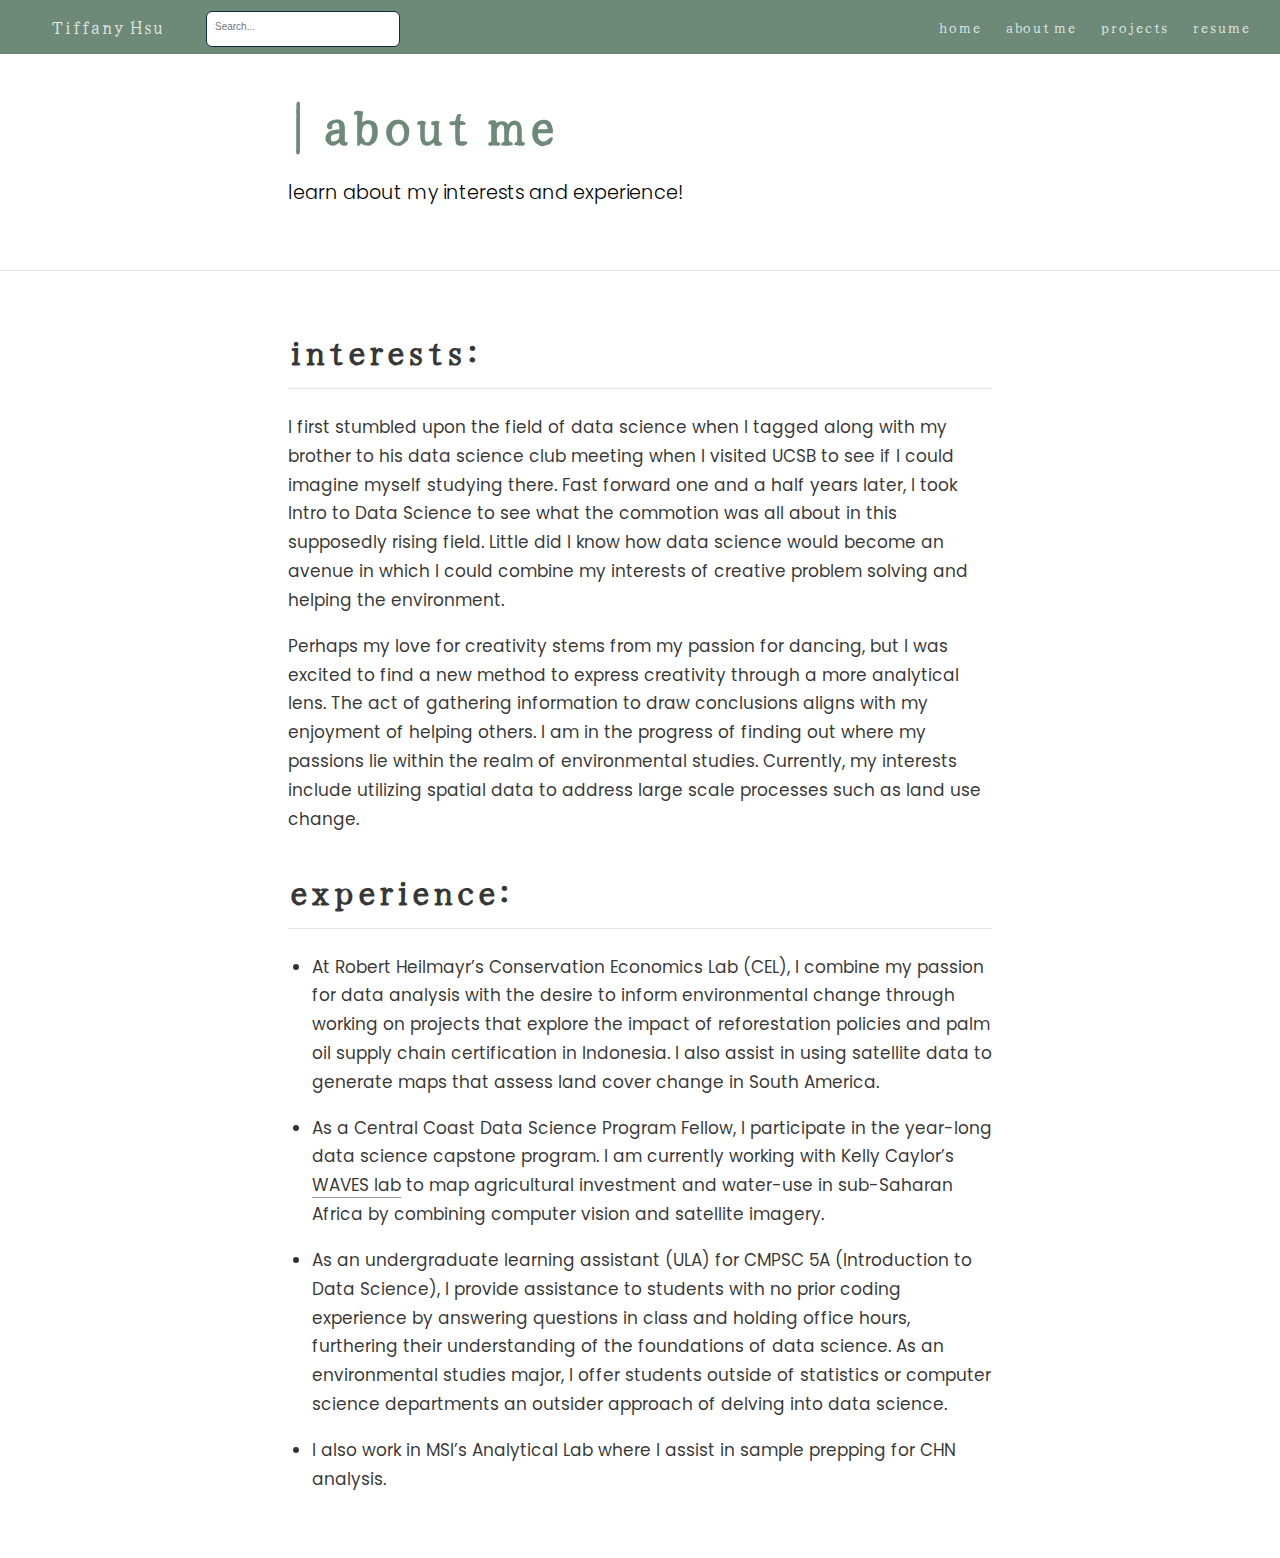
<file: docs/about.html>
<!DOCTYPE html>

<html xmlns="http://www.w3.org/1999/xhtml" lang="" xml:lang="">

<head>
  <meta charset="utf-8"/>
  <meta name="viewport" content="width=device-width, initial-scale=1"/>
  <meta http-equiv="X-UA-Compatible" content="IE=Edge,chrome=1"/>
  <meta name="generator" content="distill" />

  <style type="text/css">
  /* Hide doc at startup (prevent jankiness while JS renders/transforms) */
  body {
    visibility: hidden;
  }
  </style>

 <!--radix_placeholder_import_source-->
 <!--/radix_placeholder_import_source-->

<style type="text/css">code{white-space: pre;}</style>
<style type="text/css" data-origin="pandoc">
pre > code.sourceCode { white-space: pre; position: relative; }
pre > code.sourceCode > span { display: inline-block; line-height: 1.25; }
pre > code.sourceCode > span:empty { height: 1.2em; }
.sourceCode { overflow: visible; }
code.sourceCode > span { color: inherit; text-decoration: inherit; }
div.sourceCode { margin: 1em 0; }
pre.sourceCode { margin: 0; }
@media screen {
div.sourceCode { overflow: auto; }
}
@media print {
pre > code.sourceCode { white-space: pre-wrap; }
pre > code.sourceCode > span { text-indent: -5em; padding-left: 5em; }
}
pre.numberSource code
  { counter-reset: source-line 0; }
pre.numberSource code > span
  { position: relative; left: -4em; counter-increment: source-line; }
pre.numberSource code > span > a:first-child::before
  { content: counter(source-line);
    position: relative; left: -1em; text-align: right; vertical-align: baseline;
    border: none; display: inline-block;
    -webkit-touch-callout: none; -webkit-user-select: none;
    -khtml-user-select: none; -moz-user-select: none;
    -ms-user-select: none; user-select: none;
    padding: 0 4px; width: 4em;
    color: #aaaaaa;
  }
pre.numberSource { margin-left: 3em; border-left: 1px solid #aaaaaa;  padding-left: 4px; }
div.sourceCode
  {   }
@media screen {
pre > code.sourceCode > span > a:first-child::before { text-decoration: underline; }
}
code span.al { color: #ad0000; } /* Alert */
code span.an { color: #5e5e5e; } /* Annotation */
code span.at { } /* Attribute */
code span.bn { color: #ad0000; } /* BaseN */
code span.bu { } /* BuiltIn */
code span.cf { color: #007ba5; } /* ControlFlow */
code span.ch { color: #20794d; } /* Char */
code span.cn { color: #8f5902; } /* Constant */
code span.co { color: #5e5e5e; } /* Comment */
code span.cv { color: #5e5e5e; font-style: italic; } /* CommentVar */
code span.do { color: #5e5e5e; font-style: italic; } /* Documentation */
code span.dt { color: #ad0000; } /* DataType */
code span.dv { color: #ad0000; } /* DecVal */
code span.er { color: #ad0000; } /* Error */
code span.ex { } /* Extension */
code span.fl { color: #ad0000; } /* Float */
code span.fu { color: #4758ab; } /* Function */
code span.im { } /* Import */
code span.in { color: #5e5e5e; } /* Information */
code span.kw { color: #007ba5; } /* Keyword */
code span.op { color: #5e5e5e; } /* Operator */
code span.ot { color: #007ba5; } /* Other */
code span.pp { color: #ad0000; } /* Preprocessor */
code span.sc { color: #5e5e5e; } /* SpecialChar */
code span.ss { color: #20794d; } /* SpecialString */
code span.st { color: #20794d; } /* String */
code span.va { color: #111111; } /* Variable */
code span.vs { color: #20794d; } /* VerbatimString */
code span.wa { color: #5e5e5e; font-style: italic; } /* Warning */
</style>


  <!--radix_placeholder_meta_tags-->
  <title>Tiffany Hsu: | about me</title>

  <meta property="description" itemprop="description" content="learn about my interests and experience!"/>



  <!--  https://developers.facebook.com/docs/sharing/webmasters#markup -->
  <meta property="og:title" content="Tiffany Hsu: | about me"/>
  <meta property="og:type" content="article"/>
  <meta property="og:description" content="learn about my interests and experience!"/>
  <meta property="og:locale" content="en_US"/>
  <meta property="og:site_name" content="Tiffany Hsu"/>

  <!--  https://dev.twitter.com/cards/types/summary -->
  <meta property="twitter:card" content="summary"/>
  <meta property="twitter:title" content="Tiffany Hsu: | about me"/>
  <meta property="twitter:description" content="learn about my interests and experience!"/>

  <!--/radix_placeholder_meta_tags-->
  <!--radix_placeholder_rmarkdown_metadata-->

  <script type="text/json" id="radix-rmarkdown-metadata">
  {"type":"list","attributes":{"names":{"type":"character","attributes":{},"value":["title","description"]}},"value":[{"type":"character","attributes":{},"value":["| about me"]},{"type":"character","attributes":{},"value":["learn about my interests and experience!"]}]}
  </script>
  <!--/radix_placeholder_rmarkdown_metadata-->
  <!--radix_placeholder_navigation_in_header-->
  <meta name="distill:offset" content=""/>

  <script type="application/javascript">

    window.headroom_prevent_pin = false;

    window.document.addEventListener("DOMContentLoaded", function (event) {

      // initialize headroom for banner
      var header = $('header').get(0);
      var headerHeight = header.offsetHeight;
      var headroom = new Headroom(header, {
        tolerance: 5,
        onPin : function() {
          if (window.headroom_prevent_pin) {
            window.headroom_prevent_pin = false;
            headroom.unpin();
          }
        }
      });
      headroom.init();
      if(window.location.hash)
        headroom.unpin();
      $(header).addClass('headroom--transition');

      // offset scroll location for banner on hash change
      // (see: https://github.com/WickyNilliams/headroom.js/issues/38)
      window.addEventListener("hashchange", function(event) {
        window.scrollTo(0, window.pageYOffset - (headerHeight + 25));
      });

      // responsive menu
      $('.distill-site-header').each(function(i, val) {
        var topnav = $(this);
        var toggle = topnav.find('.nav-toggle');
        toggle.on('click', function() {
          topnav.toggleClass('responsive');
        });
      });

      // nav dropdowns
      $('.nav-dropbtn').click(function(e) {
        $(this).next('.nav-dropdown-content').toggleClass('nav-dropdown-active');
        $(this).parent().siblings('.nav-dropdown')
           .children('.nav-dropdown-content').removeClass('nav-dropdown-active');
      });
      $("body").click(function(e){
        $('.nav-dropdown-content').removeClass('nav-dropdown-active');
      });
      $(".nav-dropdown").click(function(e){
        e.stopPropagation();
      });
    });
  </script>

  <style type="text/css">

  /* Theme (user-documented overrideables for nav appearance) */

  .distill-site-nav {
    color: rgba(255, 255, 255, 0.8);
    background-color: #0F2E3D;
    font-size: 15px;
    font-weight: 300;
  }

  .distill-site-nav a {
    color: inherit;
    text-decoration: none;
  }

  .distill-site-nav a:hover {
    color: white;
  }

  @media print {
    .distill-site-nav {
      display: none;
    }
  }

  .distill-site-header {

  }

  .distill-site-footer {

  }


  /* Site Header */

  .distill-site-header {
    width: 100%;
    box-sizing: border-box;
    z-index: 3;
  }

  .distill-site-header .nav-left {
    display: inline-block;
    margin-left: 8px;
  }

  @media screen and (max-width: 768px) {
    .distill-site-header .nav-left {
      margin-left: 0;
    }
  }


  .distill-site-header .nav-right {
    float: right;
    margin-right: 8px;
  }

  .distill-site-header a,
  .distill-site-header .title {
    display: inline-block;
    text-align: center;
    padding: 14px 10px 14px 10px;
  }

  .distill-site-header .title {
    font-size: 18px;
    min-width: 150px;
  }

  .distill-site-header .logo {
    padding: 0;
  }

  .distill-site-header .logo img {
    display: none;
    max-height: 20px;
    width: auto;
    margin-bottom: -4px;
  }

  .distill-site-header .nav-image img {
    max-height: 18px;
    width: auto;
    display: inline-block;
    margin-bottom: -3px;
  }



  @media screen and (min-width: 1000px) {
    .distill-site-header .logo img {
      display: inline-block;
    }
    .distill-site-header .nav-left {
      margin-left: 20px;
    }
    .distill-site-header .nav-right {
      margin-right: 20px;
    }
    .distill-site-header .title {
      padding-left: 12px;
    }
  }


  .distill-site-header .nav-toggle {
    display: none;
  }

  .nav-dropdown {
    display: inline-block;
    position: relative;
  }

  .nav-dropdown .nav-dropbtn {
    border: none;
    outline: none;
    color: rgba(255, 255, 255, 0.8);
    padding: 16px 10px;
    background-color: transparent;
    font-family: inherit;
    font-size: inherit;
    font-weight: inherit;
    margin: 0;
    margin-top: 1px;
    z-index: 2;
  }

  .nav-dropdown-content {
    display: none;
    position: absolute;
    background-color: white;
    min-width: 200px;
    border: 1px solid rgba(0,0,0,0.15);
    border-radius: 4px;
    box-shadow: 0px 8px 16px 0px rgba(0,0,0,0.1);
    z-index: 1;
    margin-top: 2px;
    white-space: nowrap;
    padding-top: 4px;
    padding-bottom: 4px;
  }

  .nav-dropdown-content hr {
    margin-top: 4px;
    margin-bottom: 4px;
    border: none;
    border-bottom: 1px solid rgba(0, 0, 0, 0.1);
  }

  .nav-dropdown-active {
    display: block;
  }

  .nav-dropdown-content a, .nav-dropdown-content .nav-dropdown-header {
    color: black;
    padding: 6px 24px;
    text-decoration: none;
    display: block;
    text-align: left;
  }

  .nav-dropdown-content .nav-dropdown-header {
    display: block;
    padding: 5px 24px;
    padding-bottom: 0;
    text-transform: uppercase;
    font-size: 14px;
    color: #999999;
    white-space: nowrap;
  }

  .nav-dropdown:hover .nav-dropbtn {
    color: white;
  }

  .nav-dropdown-content a:hover {
    background-color: #ddd;
    color: black;
  }

  .nav-right .nav-dropdown-content {
    margin-left: -45%;
    right: 0;
  }

  @media screen and (max-width: 768px) {
    .distill-site-header a, .distill-site-header .nav-dropdown  {display: none;}
    .distill-site-header a.nav-toggle {
      float: right;
      display: block;
    }
    .distill-site-header .title {
      margin-left: 0;
    }
    .distill-site-header .nav-right {
      margin-right: 0;
    }
    .distill-site-header {
      overflow: hidden;
    }
    .nav-right .nav-dropdown-content {
      margin-left: 0;
    }
  }


  @media screen and (max-width: 768px) {
    .distill-site-header.responsive {position: relative; min-height: 500px; }
    .distill-site-header.responsive a.nav-toggle {
      position: absolute;
      right: 0;
      top: 0;
    }
    .distill-site-header.responsive a,
    .distill-site-header.responsive .nav-dropdown {
      display: block;
      text-align: left;
    }
    .distill-site-header.responsive .nav-left,
    .distill-site-header.responsive .nav-right {
      width: 100%;
    }
    .distill-site-header.responsive .nav-dropdown {float: none;}
    .distill-site-header.responsive .nav-dropdown-content {position: relative;}
    .distill-site-header.responsive .nav-dropdown .nav-dropbtn {
      display: block;
      width: 100%;
      text-align: left;
    }
  }

  /* Site Footer */

  .distill-site-footer {
    width: 100%;
    overflow: hidden;
    box-sizing: border-box;
    z-index: 3;
    margin-top: 30px;
    padding-top: 30px;
    padding-bottom: 30px;
    text-align: center;
  }

  /* Headroom */

  d-title {
    padding-top: 6rem;
  }

  @media print {
    d-title {
      padding-top: 4rem;
    }
  }

  .headroom {
    z-index: 1000;
    position: fixed;
    top: 0;
    left: 0;
    right: 0;
  }

  .headroom--transition {
    transition: all .4s ease-in-out;
  }

  .headroom--unpinned {
    top: -100px;
  }

  .headroom--pinned {
    top: 0;
  }

  /* adjust viewport for navbar height */
  /* helps vertically center bootstrap (non-distill) content */
  .min-vh-100 {
    min-height: calc(100vh - 100px) !important;
  }

  </style>

  <script src="site_libs/jquery-3.6.0/jquery-3.6.0.min.js"></script>
  <link href="site_libs/font-awesome-5.1.0/css/all.css" rel="stylesheet"/>
  <link href="site_libs/font-awesome-5.1.0/css/v4-shims.css" rel="stylesheet"/>
  <script src="site_libs/headroom-0.9.4/headroom.min.js"></script>
  <script src="site_libs/autocomplete-0.37.1/autocomplete.min.js"></script>
  <script src="site_libs/fuse-6.4.1/fuse.min.js"></script>

  <script type="application/javascript">

  function getMeta(metaName) {
    var metas = document.getElementsByTagName('meta');
    for (let i = 0; i < metas.length; i++) {
      if (metas[i].getAttribute('name') === metaName) {
        return metas[i].getAttribute('content');
      }
    }
    return '';
  }

  function offsetURL(url) {
    var offset = getMeta('distill:offset');
    return offset ? offset + '/' + url : url;
  }

  function createFuseIndex() {

    // create fuse index
    var options = {
      keys: [
        { name: 'title', weight: 20 },
        { name: 'categories', weight: 15 },
        { name: 'description', weight: 10 },
        { name: 'contents', weight: 5 },
      ],
      ignoreLocation: true,
      threshold: 0
    };
    var fuse = new window.Fuse([], options);

    // fetch the main search.json
    return fetch(offsetURL('search.json'))
      .then(function(response) {
        if (response.status == 200) {
          return response.json().then(function(json) {
            // index main articles
            json.articles.forEach(function(article) {
              fuse.add(article);
            });
            // download collections and index their articles
            return Promise.all(json.collections.map(function(collection) {
              return fetch(offsetURL(collection)).then(function(response) {
                if (response.status === 200) {
                  return response.json().then(function(articles) {
                    articles.forEach(function(article) {
                      fuse.add(article);
                    });
                  })
                } else {
                  return Promise.reject(
                    new Error('Unexpected status from search index request: ' +
                              response.status)
                  );
                }
              });
            })).then(function() {
              return fuse;
            });
          });

        } else {
          return Promise.reject(
            new Error('Unexpected status from search index request: ' +
                        response.status)
          );
        }
      });
  }

  window.document.addEventListener("DOMContentLoaded", function (event) {

    // get search element (bail if we don't have one)
    var searchEl = window.document.getElementById('distill-search');
    if (!searchEl)
      return;

    createFuseIndex()
      .then(function(fuse) {

        // make search box visible
        searchEl.classList.remove('hidden');

        // initialize autocomplete
        var options = {
          autoselect: true,
          hint: false,
          minLength: 2,
        };
        window.autocomplete(searchEl, options, [{
          source: function(query, callback) {
            const searchOptions = {
              isCaseSensitive: false,
              shouldSort: true,
              minMatchCharLength: 2,
              limit: 10,
            };
            var results = fuse.search(query, searchOptions);
            callback(results
              .map(function(result) { return result.item; })
            );
          },
          templates: {
            suggestion: function(suggestion) {
              var img = suggestion.preview && Object.keys(suggestion.preview).length > 0
                ? `<img src="${offsetURL(suggestion.preview)}"</img>`
                : '';
              var html = `
                <div class="search-item">
                  <h3>${suggestion.title}</h3>
                  <div class="search-item-description">
                    ${suggestion.description || ''}
                  </div>
                  <div class="search-item-preview">
                    ${img}
                  </div>
                </div>
              `;
              return html;
            }
          }
        }]).on('autocomplete:selected', function(event, suggestion) {
          window.location.href = offsetURL(suggestion.path);
        });
        // remove inline display style on autocompleter (we want to
        // manage responsive display via css)
        $('.algolia-autocomplete').css("display", "");
      })
      .catch(function(error) {
        console.log(error);
      });

  });

  </script>

  <style type="text/css">

  .nav-search {
    font-size: x-small;
  }

  /* Algolioa Autocomplete */

  .algolia-autocomplete {
    display: inline-block;
    margin-left: 10px;
    vertical-align: sub;
    background-color: white;
    color: black;
    padding: 6px;
    padding-top: 8px;
    padding-bottom: 0;
    border-radius: 6px;
    border: 1px #0F2E3D solid;
    width: 180px;
  }


  @media screen and (max-width: 768px) {
    .distill-site-nav .algolia-autocomplete {
      display: none;
      visibility: hidden;
    }
    .distill-site-nav.responsive .algolia-autocomplete {
      display: inline-block;
      visibility: visible;
    }
    .distill-site-nav.responsive .algolia-autocomplete .aa-dropdown-menu {
      margin-left: 0;
      width: 400px;
      max-height: 400px;
    }
  }

  .algolia-autocomplete .aa-input, .algolia-autocomplete .aa-hint {
    width: 90%;
    outline: none;
    border: none;
  }

  .algolia-autocomplete .aa-hint {
    color: #999;
  }
  .algolia-autocomplete .aa-dropdown-menu {
    width: 550px;
    max-height: 70vh;
    overflow-x: visible;
    overflow-y: scroll;
    padding: 5px;
    margin-top: 3px;
    margin-left: -150px;
    background-color: #fff;
    border-radius: 5px;
    border: 1px solid #999;
    border-top: none;
  }

  .algolia-autocomplete .aa-dropdown-menu .aa-suggestion {
    cursor: pointer;
    padding: 5px 4px;
    border-bottom: 1px solid #eee;
  }

  .algolia-autocomplete .aa-dropdown-menu .aa-suggestion:last-of-type {
    border-bottom: none;
    margin-bottom: 2px;
  }

  .algolia-autocomplete .aa-dropdown-menu .aa-suggestion .search-item {
    overflow: hidden;
    font-size: 0.8em;
    line-height: 1.4em;
  }

  .algolia-autocomplete .aa-dropdown-menu .aa-suggestion .search-item h3 {
    font-size: 1rem;
    margin-block-start: 0;
    margin-block-end: 5px;
  }

  .algolia-autocomplete .aa-dropdown-menu .aa-suggestion .search-item-description {
    display: inline-block;
    overflow: hidden;
    height: 2.8em;
    width: 80%;
    margin-right: 4%;
  }

  .algolia-autocomplete .aa-dropdown-menu .aa-suggestion .search-item-preview {
    display: inline-block;
    width: 15%;
  }

  .algolia-autocomplete .aa-dropdown-menu .aa-suggestion .search-item-preview img {
    height: 3em;
    width: auto;
    display: none;
  }

  .algolia-autocomplete .aa-dropdown-menu .aa-suggestion .search-item-preview img[src] {
    display: initial;
  }

  .algolia-autocomplete .aa-dropdown-menu .aa-suggestion.aa-cursor {
    background-color: #eee;
  }
  .algolia-autocomplete .aa-dropdown-menu .aa-suggestion em {
    font-weight: bold;
    font-style: normal;
  }

  </style>


  <!--/radix_placeholder_navigation_in_header-->
  <!--radix_placeholder_distill-->

  <style type="text/css">

  body {
    background-color: white;
  }

  .pandoc-table {
    width: 100%;
  }

  .pandoc-table>caption {
    margin-bottom: 10px;
  }

  .pandoc-table th:not([align]) {
    text-align: left;
  }

  .pagedtable-footer {
    font-size: 15px;
  }

  d-byline .byline {
    grid-template-columns: 2fr 2fr;
  }

  d-byline .byline h3 {
    margin-block-start: 1.5em;
  }

  d-byline .byline .authors-affiliations h3 {
    margin-block-start: 0.5em;
  }

  .authors-affiliations .orcid-id {
    width: 16px;
    height:16px;
    margin-left: 4px;
    margin-right: 4px;
    vertical-align: middle;
    padding-bottom: 2px;
  }

  d-title .dt-tags {
    margin-top: 1em;
    grid-column: text;
  }

  .dt-tags .dt-tag {
    text-decoration: none;
    display: inline-block;
    color: rgba(0,0,0,0.6);
    padding: 0em 0.4em;
    margin-right: 0.5em;
    margin-bottom: 0.4em;
    font-size: 70%;
    border: 1px solid rgba(0,0,0,0.2);
    border-radius: 3px;
    text-transform: uppercase;
    font-weight: 500;
  }

  d-article table.gt_table td,
  d-article table.gt_table th {
    border-bottom: none;
  }

  .html-widget {
    margin-bottom: 2.0em;
  }

  .l-screen-inset {
    padding-right: 16px;
  }

  .l-screen .caption {
    margin-left: 10px;
  }

  .shaded {
    background: rgb(247, 247, 247);
    padding-top: 20px;
    padding-bottom: 20px;
    border-top: 1px solid rgba(0, 0, 0, 0.1);
    border-bottom: 1px solid rgba(0, 0, 0, 0.1);
  }

  .shaded .html-widget {
    margin-bottom: 0;
    border: 1px solid rgba(0, 0, 0, 0.1);
  }

  .shaded .shaded-content {
    background: white;
  }

  .text-output {
    margin-top: 0;
    line-height: 1.5em;
  }

  .hidden {
    display: none !important;
  }

  d-article {
    padding-top: 2.5rem;
    padding-bottom: 30px;
  }

  d-appendix {
    padding-top: 30px;
  }

  d-article>p>img {
    width: 100%;
  }

  d-article h2 {
    margin: 1rem 0 1.5rem 0;
  }

  d-article h3 {
    margin-top: 1.5rem;
  }

  d-article iframe {
    border: 1px solid rgba(0, 0, 0, 0.1);
    margin-bottom: 2.0em;
    width: 100%;
  }

  /* Tweak code blocks */

  d-article div.sourceCode code,
  d-article pre code {
    font-family: Consolas, Monaco, 'Andale Mono', 'Ubuntu Mono', monospace;
  }

  d-article pre,
  d-article div.sourceCode,
  d-article div.sourceCode pre {
    overflow: auto;
  }

  d-article div.sourceCode {
    background-color: white;
  }

  d-article div.sourceCode pre {
    padding-left: 10px;
    font-size: 12px;
    border-left: 2px solid rgba(0,0,0,0.1);
  }

  d-article pre {
    font-size: 12px;
    color: black;
    background: none;
    margin-top: 0;
    text-align: left;
    white-space: pre;
    word-spacing: normal;
    word-break: normal;
    word-wrap: normal;
    line-height: 1.5;

    -moz-tab-size: 4;
    -o-tab-size: 4;
    tab-size: 4;

    -webkit-hyphens: none;
    -moz-hyphens: none;
    -ms-hyphens: none;
    hyphens: none;
  }

  d-article pre a {
    border-bottom: none;
  }

  d-article pre a:hover {
    border-bottom: none;
    text-decoration: underline;
  }

  d-article details {
    grid-column: text;
    margin-bottom: 0.8em;
  }

  @media(min-width: 768px) {

  d-article pre,
  d-article div.sourceCode,
  d-article div.sourceCode pre {
    overflow: visible !important;
  }

  d-article div.sourceCode pre {
    padding-left: 18px;
    font-size: 14px;
  }

  d-article pre {
    font-size: 14px;
  }

  }

  figure img.external {
    background: white;
    border: 1px solid rgba(0, 0, 0, 0.1);
    box-shadow: 0 1px 8px rgba(0, 0, 0, 0.1);
    padding: 18px;
    box-sizing: border-box;
  }

  /* CSS for d-contents */

  .d-contents {
    grid-column: text;
    color: rgba(0,0,0,0.8);
    font-size: 0.9em;
    padding-bottom: 1em;
    margin-bottom: 1em;
    padding-bottom: 0.5em;
    margin-bottom: 1em;
    padding-left: 0.25em;
    justify-self: start;
  }

  @media(min-width: 1000px) {
    .d-contents.d-contents-float {
      height: 0;
      grid-column-start: 1;
      grid-column-end: 4;
      justify-self: center;
      padding-right: 3em;
      padding-left: 2em;
    }
  }

  .d-contents nav h3 {
    font-size: 18px;
    margin-top: 0;
    margin-bottom: 1em;
  }

  .d-contents li {
    list-style-type: none
  }

  .d-contents nav > ul {
    padding-left: 0;
  }

  .d-contents ul {
    padding-left: 1em
  }

  .d-contents nav ul li {
    margin-top: 0.6em;
    margin-bottom: 0.2em;
  }

  .d-contents nav a {
    font-size: 13px;
    border-bottom: none;
    text-decoration: none
    color: rgba(0, 0, 0, 0.8);
  }

  .d-contents nav a:hover {
    text-decoration: underline solid rgba(0, 0, 0, 0.6)
  }

  .d-contents nav > ul > li > a {
    font-weight: 600;
  }

  .d-contents nav > ul > li > ul {
    font-weight: inherit;
  }

  .d-contents nav > ul > li > ul > li {
    margin-top: 0.2em;
  }


  .d-contents nav ul {
    margin-top: 0;
    margin-bottom: 0.25em;
  }

  .d-article-with-toc h2:nth-child(2) {
    margin-top: 0;
  }


  /* Figure */

  .figure {
    position: relative;
    margin-bottom: 2.5em;
    margin-top: 1.5em;
  }

  .figure img {
    width: 100%;
  }

  .figure .caption {
    color: rgba(0, 0, 0, 0.6);
    font-size: 12px;
    line-height: 1.5em;
  }

  .figure img.external {
    background: white;
    border: 1px solid rgba(0, 0, 0, 0.1);
    box-shadow: 0 1px 8px rgba(0, 0, 0, 0.1);
    padding: 18px;
    box-sizing: border-box;
  }

  .figure .caption a {
    color: rgba(0, 0, 0, 0.6);
  }

  .figure .caption b,
  .figure .caption strong, {
    font-weight: 600;
    color: rgba(0, 0, 0, 1.0);
  }

  /* Citations */

  d-article .citation {
    color: inherit;
    cursor: inherit;
  }

  div.hanging-indent{
    margin-left: 1em; text-indent: -1em;
  }

  /* Citation hover box */

  .tippy-box[data-theme~=light-border] {
    background-color: rgba(250, 250, 250, 0.95);
  }

  .tippy-content > p {
    margin-bottom: 0;
    padding: 2px;
  }


  /* Tweak 1000px media break to show more text */

  @media(min-width: 1000px) {
    .base-grid,
    distill-header,
    d-title,
    d-abstract,
    d-article,
    d-appendix,
    distill-appendix,
    d-byline,
    d-footnote-list,
    d-citation-list,
    distill-footer {
      grid-template-columns: [screen-start] 1fr [page-start kicker-start] 80px [middle-start] 50px [text-start kicker-end] 65px 65px 65px 65px 65px 65px 65px 65px [text-end gutter-start] 65px [middle-end] 65px [page-end gutter-end] 1fr [screen-end];
      grid-column-gap: 16px;
    }

    .grid {
      grid-column-gap: 16px;
    }

    d-article {
      font-size: 1.06rem;
      line-height: 1.7em;
    }
    figure .caption, .figure .caption, figure figcaption {
      font-size: 13px;
    }
  }

  @media(min-width: 1180px) {
    .base-grid,
    distill-header,
    d-title,
    d-abstract,
    d-article,
    d-appendix,
    distill-appendix,
    d-byline,
    d-footnote-list,
    d-citation-list,
    distill-footer {
      grid-template-columns: [screen-start] 1fr [page-start kicker-start] 60px [middle-start] 60px [text-start kicker-end] 60px 60px 60px 60px 60px 60px 60px 60px [text-end gutter-start] 60px [middle-end] 60px [page-end gutter-end] 1fr [screen-end];
      grid-column-gap: 32px;
    }

    .grid {
      grid-column-gap: 32px;
    }
  }


  /* Get the citation styles for the appendix (not auto-injected on render since
     we do our own rendering of the citation appendix) */

  d-appendix .citation-appendix,
  .d-appendix .citation-appendix {
    font-size: 11px;
    line-height: 15px;
    border-left: 1px solid rgba(0, 0, 0, 0.1);
    padding-left: 18px;
    border: 1px solid rgba(0,0,0,0.1);
    background: rgba(0, 0, 0, 0.02);
    padding: 10px 18px;
    border-radius: 3px;
    color: rgba(150, 150, 150, 1);
    overflow: hidden;
    margin-top: -12px;
    white-space: pre-wrap;
    word-wrap: break-word;
  }

  /* Include appendix styles here so they can be overridden */

  d-appendix {
    contain: layout style;
    font-size: 0.8em;
    line-height: 1.7em;
    margin-top: 60px;
    margin-bottom: 0;
    border-top: 1px solid rgba(0, 0, 0, 0.1);
    color: rgba(0,0,0,0.5);
    padding-top: 60px;
    padding-bottom: 48px;
  }

  d-appendix h3 {
    grid-column: page-start / text-start;
    font-size: 15px;
    font-weight: 500;
    margin-top: 1em;
    margin-bottom: 0;
    color: rgba(0,0,0,0.65);
  }

  d-appendix h3 + * {
    margin-top: 1em;
  }

  d-appendix ol {
    padding: 0 0 0 15px;
  }

  @media (min-width: 768px) {
    d-appendix ol {
      padding: 0 0 0 30px;
      margin-left: -30px;
    }
  }

  d-appendix li {
    margin-bottom: 1em;
  }

  d-appendix a {
    color: rgba(0, 0, 0, 0.6);
  }

  d-appendix > * {
    grid-column: text;
  }

  d-appendix > d-footnote-list,
  d-appendix > d-citation-list,
  d-appendix > distill-appendix {
    grid-column: screen;
  }

  /* Include footnote styles here so they can be overridden */

  d-footnote-list {
    contain: layout style;
  }

  d-footnote-list > * {
    grid-column: text;
  }

  d-footnote-list a.footnote-backlink {
    color: rgba(0,0,0,0.3);
    padding-left: 0.5em;
  }



  /* Anchor.js */

  .anchorjs-link {
    /*transition: all .25s linear; */
    text-decoration: none;
    border-bottom: none;
  }
  *:hover > .anchorjs-link {
    margin-left: -1.125em !important;
    text-decoration: none;
    border-bottom: none;
  }

  /* Social footer */

  .social_footer {
    margin-top: 30px;
    margin-bottom: 0;
    color: rgba(0,0,0,0.67);
  }

  .disqus-comments {
    margin-right: 30px;
  }

  .disqus-comment-count {
    border-bottom: 1px solid rgba(0, 0, 0, 0.4);
    cursor: pointer;
  }

  #disqus_thread {
    margin-top: 30px;
  }

  .article-sharing a {
    border-bottom: none;
    margin-right: 8px;
  }

  .article-sharing a:hover {
    border-bottom: none;
  }

  .sidebar-section.subscribe {
    font-size: 12px;
    line-height: 1.6em;
  }

  .subscribe p {
    margin-bottom: 0.5em;
  }


  .article-footer .subscribe {
    font-size: 15px;
    margin-top: 45px;
  }


  .sidebar-section.custom {
    font-size: 12px;
    line-height: 1.6em;
  }

  .custom p {
    margin-bottom: 0.5em;
  }

  /* Styles for listing layout (hide title) */
  .layout-listing d-title, .layout-listing .d-title {
    display: none;
  }

  /* Styles for posts lists (not auto-injected) */


  .posts-with-sidebar {
    padding-left: 45px;
    padding-right: 45px;
  }

  .posts-list .description h2,
  .posts-list .description p {
    font-family: -apple-system, BlinkMacSystemFont, "Segoe UI", Roboto, Oxygen, Ubuntu, Cantarell, "Fira Sans", "Droid Sans", "Helvetica Neue", Arial, sans-serif;
  }

  .posts-list .description h2 {
    font-weight: 700;
    border-bottom: none;
    padding-bottom: 0;
  }

  .posts-list h2.post-tag {
    border-bottom: 1px solid rgba(0, 0, 0, 0.2);
    padding-bottom: 12px;
  }
  .posts-list {
    margin-top: 60px;
    margin-bottom: 24px;
  }

  .posts-list .post-preview {
    text-decoration: none;
    overflow: hidden;
    display: block;
    border-bottom: 1px solid rgba(0, 0, 0, 0.1);
    padding: 24px 0;
  }

  .post-preview-last {
    border-bottom: none !important;
  }

  .posts-list .posts-list-caption {
    grid-column: screen;
    font-weight: 400;
  }

  .posts-list .post-preview h2 {
    margin: 0 0 6px 0;
    line-height: 1.2em;
    font-style: normal;
    font-size: 24px;
  }

  .posts-list .post-preview p {
    margin: 0 0 12px 0;
    line-height: 1.4em;
    font-size: 16px;
  }

  .posts-list .post-preview .thumbnail {
    box-sizing: border-box;
    margin-bottom: 24px;
    position: relative;
    max-width: 500px;
  }
  .posts-list .post-preview img {
    width: 100%;
    display: block;
  }

  .posts-list .metadata {
    font-size: 12px;
    line-height: 1.4em;
    margin-bottom: 18px;
  }

  .posts-list .metadata > * {
    display: inline-block;
  }

  .posts-list .metadata .publishedDate {
    margin-right: 2em;
  }

  .posts-list .metadata .dt-authors {
    display: block;
    margin-top: 0.3em;
    margin-right: 2em;
  }

  .posts-list .dt-tags {
    display: block;
    line-height: 1em;
  }

  .posts-list .dt-tags .dt-tag {
    display: inline-block;
    color: rgba(0,0,0,0.6);
    padding: 0.3em 0.4em;
    margin-right: 0.2em;
    margin-bottom: 0.4em;
    font-size: 60%;
    border: 1px solid rgba(0,0,0,0.2);
    border-radius: 3px;
    text-transform: uppercase;
    font-weight: 500;
  }

  .posts-list img {
    opacity: 1;
  }

  .posts-list img[data-src] {
    opacity: 0;
  }

  .posts-more {
    clear: both;
  }


  .posts-sidebar {
    font-size: 16px;
  }

  .posts-sidebar h3 {
    font-size: 16px;
    margin-top: 0;
    margin-bottom: 0.5em;
    font-weight: 400;
    text-transform: uppercase;
  }

  .sidebar-section {
    margin-bottom: 30px;
  }

  .categories ul {
    list-style-type: none;
    margin: 0;
    padding: 0;
  }

  .categories li {
    color: rgba(0, 0, 0, 0.8);
    margin-bottom: 0;
  }

  .categories li>a {
    border-bottom: none;
  }

  .categories li>a:hover {
    border-bottom: 1px solid rgba(0, 0, 0, 0.4);
  }

  .categories .active {
    font-weight: 600;
  }

  .categories .category-count {
    color: rgba(0, 0, 0, 0.4);
  }


  @media(min-width: 768px) {
    .posts-list .post-preview h2 {
      font-size: 26px;
    }
    .posts-list .post-preview .thumbnail {
      float: right;
      width: 30%;
      margin-bottom: 0;
    }
    .posts-list .post-preview .description {
      float: left;
      width: 45%;
    }
    .posts-list .post-preview .metadata {
      float: left;
      width: 20%;
      margin-top: 8px;
    }
    .posts-list .post-preview p {
      margin: 0 0 12px 0;
      line-height: 1.5em;
      font-size: 16px;
    }
    .posts-with-sidebar .posts-list {
      float: left;
      width: 75%;
    }
    .posts-with-sidebar .posts-sidebar {
      float: right;
      width: 20%;
      margin-top: 60px;
      padding-top: 24px;
      padding-bottom: 24px;
    }
  }


  /* Improve display for browsers without grid (IE/Edge <= 15) */

  .downlevel {
    line-height: 1.6em;
    font-family: -apple-system, BlinkMacSystemFont, "Segoe UI", Roboto, Oxygen, Ubuntu, Cantarell, "Fira Sans", "Droid Sans", "Helvetica Neue", Arial, sans-serif;
    margin: 0;
  }

  .downlevel .d-title {
    padding-top: 6rem;
    padding-bottom: 1.5rem;
  }

  .downlevel .d-title h1 {
    font-size: 50px;
    font-weight: 700;
    line-height: 1.1em;
    margin: 0 0 0.5rem;
  }

  .downlevel .d-title p {
    font-weight: 300;
    font-size: 1.2rem;
    line-height: 1.55em;
    margin-top: 0;
  }

  .downlevel .d-byline {
    padding-top: 0.8em;
    padding-bottom: 0.8em;
    font-size: 0.8rem;
    line-height: 1.8em;
  }

  .downlevel .section-separator {
    border: none;
    border-top: 1px solid rgba(0, 0, 0, 0.1);
  }

  .downlevel .d-article {
    font-size: 1.06rem;
    line-height: 1.7em;
    padding-top: 1rem;
    padding-bottom: 2rem;
  }


  .downlevel .d-appendix {
    padding-left: 0;
    padding-right: 0;
    max-width: none;
    font-size: 0.8em;
    line-height: 1.7em;
    margin-bottom: 0;
    color: rgba(0,0,0,0.5);
    padding-top: 40px;
    padding-bottom: 48px;
  }

  .downlevel .footnotes ol {
    padding-left: 13px;
  }

  .downlevel .base-grid,
  .downlevel .distill-header,
  .downlevel .d-title,
  .downlevel .d-abstract,
  .downlevel .d-article,
  .downlevel .d-appendix,
  .downlevel .distill-appendix,
  .downlevel .d-byline,
  .downlevel .d-footnote-list,
  .downlevel .d-citation-list,
  .downlevel .distill-footer,
  .downlevel .appendix-bottom,
  .downlevel .posts-container {
    padding-left: 40px;
    padding-right: 40px;
  }

  @media(min-width: 768px) {
    .downlevel .base-grid,
    .downlevel .distill-header,
    .downlevel .d-title,
    .downlevel .d-abstract,
    .downlevel .d-article,
    .downlevel .d-appendix,
    .downlevel .distill-appendix,
    .downlevel .d-byline,
    .downlevel .d-footnote-list,
    .downlevel .d-citation-list,
    .downlevel .distill-footer,
    .downlevel .appendix-bottom,
    .downlevel .posts-container {
    padding-left: 150px;
    padding-right: 150px;
    max-width: 900px;
  }
  }

  .downlevel pre code {
    display: block;
    border-left: 2px solid rgba(0, 0, 0, .1);
    padding: 0 0 0 20px;
    font-size: 14px;
  }

  .downlevel code, .downlevel pre {
    color: black;
    background: none;
    font-family: Consolas, Monaco, 'Andale Mono', 'Ubuntu Mono', monospace;
    text-align: left;
    white-space: pre;
    word-spacing: normal;
    word-break: normal;
    word-wrap: normal;
    line-height: 1.5;

    -moz-tab-size: 4;
    -o-tab-size: 4;
    tab-size: 4;

    -webkit-hyphens: none;
    -moz-hyphens: none;
    -ms-hyphens: none;
    hyphens: none;
  }

  .downlevel .posts-list .post-preview {
    color: inherit;
  }



  </style>

  <script type="application/javascript">

  function is_downlevel_browser() {
    if (bowser.isUnsupportedBrowser({ msie: "12", msedge: "16"},
                                   window.navigator.userAgent)) {
      return true;
    } else {
      return window.load_distill_framework === undefined;
    }
  }

  // show body when load is complete
  function on_load_complete() {

    // add anchors
    if (window.anchors) {
      window.anchors.options.placement = 'left';
      window.anchors.add('d-article > h2, d-article > h3, d-article > h4, d-article > h5');
    }


    // set body to visible
    document.body.style.visibility = 'visible';

    // force redraw for leaflet widgets
    if (window.HTMLWidgets) {
      var maps = window.HTMLWidgets.findAll(".leaflet");
      $.each(maps, function(i, el) {
        var map = this.getMap();
        map.invalidateSize();
        map.eachLayer(function(layer) {
          if (layer instanceof L.TileLayer)
            layer.redraw();
        });
      });
    }

    // trigger 'shown' so htmlwidgets resize
    $('d-article').trigger('shown');
  }

  function init_distill() {

    init_common();

    // create front matter
    var front_matter = $('<d-front-matter></d-front-matter>');
    $('#distill-front-matter').wrap(front_matter);

    // create d-title
    $('.d-title').changeElementType('d-title');

    // create d-byline
    var byline = $('<d-byline></d-byline>');
    $('.d-byline').replaceWith(byline);

    // create d-article
    var article = $('<d-article></d-article>');
    $('.d-article').wrap(article).children().unwrap();

    // move posts container into article
    $('.posts-container').appendTo($('d-article'));

    // create d-appendix
    $('.d-appendix').changeElementType('d-appendix');

    // flag indicating that we have appendix items
    var appendix = $('.appendix-bottom').children('h3').length > 0;

    // replace footnotes with <d-footnote>
    $('.footnote-ref').each(function(i, val) {
      appendix = true;
      var href = $(this).attr('href');
      var id = href.replace('#', '');
      var fn = $('#' + id);
      var fn_p = $('#' + id + '>p');
      fn_p.find('.footnote-back').remove();
      var text = fn_p.html();
      var dtfn = $('<d-footnote></d-footnote>');
      dtfn.html(text);
      $(this).replaceWith(dtfn);
    });
    // remove footnotes
    $('.footnotes').remove();

    // move refs into #references-listing
    $('#references-listing').replaceWith($('#refs'));

    $('h1.appendix, h2.appendix').each(function(i, val) {
      $(this).changeElementType('h3');
    });
    $('h3.appendix').each(function(i, val) {
      var id = $(this).attr('id');
      $('.d-contents a[href="#' + id + '"]').parent().remove();
      appendix = true;
      $(this).nextUntil($('h1, h2, h3')).addBack().appendTo($('d-appendix'));
    });

    // show d-appendix if we have appendix content
    $("d-appendix").css('display', appendix ? 'grid' : 'none');

    // localize layout chunks to just output
    $('.layout-chunk').each(function(i, val) {

      // capture layout
      var layout = $(this).attr('data-layout');

      // apply layout to markdown level block elements
      var elements = $(this).children().not('details, div.sourceCode, pre, script');
      elements.each(function(i, el) {
        var layout_div = $('<div class="' + layout + '"></div>');
        if (layout_div.hasClass('shaded')) {
          var shaded_content = $('<div class="shaded-content"></div>');
          $(this).wrap(shaded_content);
          $(this).parent().wrap(layout_div);
        } else {
          $(this).wrap(layout_div);
        }
      });


      // unwrap the layout-chunk div
      $(this).children().unwrap();
    });

    // remove code block used to force  highlighting css
    $('.distill-force-highlighting-css').parent().remove();

    // remove empty line numbers inserted by pandoc when using a
    // custom syntax highlighting theme
    $('code.sourceCode a:empty').remove();

    // load distill framework
    load_distill_framework();

    // wait for window.distillRunlevel == 4 to do post processing
    function distill_post_process() {

      if (!window.distillRunlevel || window.distillRunlevel < 4)
        return;

      // hide author/affiliations entirely if we have no authors
      var front_matter = JSON.parse($("#distill-front-matter").html());
      var have_authors = front_matter.authors && front_matter.authors.length > 0;
      if (!have_authors)
        $('d-byline').addClass('hidden');

      // article with toc class
      $('.d-contents').parent().addClass('d-article-with-toc');

      // strip links that point to #
      $('.authors-affiliations').find('a[href="#"]').removeAttr('href');

      // add orcid ids
      $('.authors-affiliations').find('.author').each(function(i, el) {
        var orcid_id = front_matter.authors[i].orcidID;
        if (orcid_id) {
          var a = $('<a></a>');
          a.attr('href', 'https://orcid.org/' + orcid_id);
          var img = $('<img></img>');
          img.addClass('orcid-id');
          img.attr('alt', 'ORCID ID');
          img.attr('src','[data-uri]');
          a.append(img);
          $(this).append(a);
        }
      });

      // hide elements of author/affiliations grid that have no value
      function hide_byline_column(caption) {
        $('d-byline').find('h3:contains("' + caption + '")').parent().css('visibility', 'hidden');
      }

      // affiliations
      var have_affiliations = false;
      for (var i = 0; i<front_matter.authors.length; ++i) {
        var author = front_matter.authors[i];
        if (author.affiliation !== "&nbsp;") {
          have_affiliations = true;
          break;
        }
      }
      if (!have_affiliations)
        $('d-byline').find('h3:contains("Affiliations")').css('visibility', 'hidden');

      // published date
      if (!front_matter.publishedDate)
        hide_byline_column("Published");

      // document object identifier
      var doi = $('d-byline').find('h3:contains("DOI")');
      var doi_p = doi.next().empty();
      if (!front_matter.doi) {
        // if we have a citation and valid citationText then link to that
        if ($('#citation').length > 0 && front_matter.citationText) {
          doi.html('Citation');
          $('<a href="#citation"></a>')
            .text(front_matter.citationText)
            .appendTo(doi_p);
        } else {
          hide_byline_column("DOI");
        }
      } else {
        $('<a></a>')
           .attr('href', "https://doi.org/" + front_matter.doi)
           .html(front_matter.doi)
           .appendTo(doi_p);
      }

       // change plural form of authors/affiliations
      if (front_matter.authors.length === 1) {
        var grid = $('.authors-affiliations');
        grid.children('h3:contains("Authors")').text('Author');
        grid.children('h3:contains("Affiliations")').text('Affiliation');
      }

      // remove d-appendix and d-footnote-list local styles
      $('d-appendix > style:first-child').remove();
      $('d-footnote-list > style:first-child').remove();

      // move appendix-bottom entries to the bottom
      $('.appendix-bottom').appendTo('d-appendix').children().unwrap();
      $('.appendix-bottom').remove();

      // hoverable references
      $('span.citation[data-cites]').each(function() {
        var refs = $(this).attr('data-cites').split(" ");
        var refHtml = refs.map(function(ref) {
          return "<p>" + $('#ref-' + ref).html() + "</p>";
        }).join("\n");
        window.tippy(this, {
          allowHTML: true,
          content: refHtml,
          maxWidth: 500,
          interactive: true,
          interactiveBorder: 10,
          theme: 'light-border',
          placement: 'bottom-start'
        });
      });

      // clear polling timer
      clearInterval(tid);

      // show body now that everything is ready
      on_load_complete();
    }

    var tid = setInterval(distill_post_process, 50);
    distill_post_process();

  }

  function init_downlevel() {

    init_common();

     // insert hr after d-title
    $('.d-title').after($('<hr class="section-separator"/>'));

    // check if we have authors
    var front_matter = JSON.parse($("#distill-front-matter").html());
    var have_authors = front_matter.authors && front_matter.authors.length > 0;

    // manage byline/border
    if (!have_authors)
      $('.d-byline').remove();
    $('.d-byline').after($('<hr class="section-separator"/>'));
    $('.d-byline a').remove();

    // remove toc
    $('.d-contents').remove();

    // move appendix elements
    $('h1.appendix, h2.appendix').each(function(i, val) {
      $(this).changeElementType('h3');
    });
    $('h3.appendix').each(function(i, val) {
      $(this).nextUntil($('h1, h2, h3')).addBack().appendTo($('.d-appendix'));
    });


    // inject headers into references and footnotes
    var refs_header = $('<h3></h3>');
    refs_header.text('References');
    $('#refs').prepend(refs_header);

    var footnotes_header = $('<h3></h3');
    footnotes_header.text('Footnotes');
    $('.footnotes').children('hr').first().replaceWith(footnotes_header);

    // move appendix-bottom entries to the bottom
    $('.appendix-bottom').appendTo('.d-appendix').children().unwrap();
    $('.appendix-bottom').remove();

    // remove appendix if it's empty
    if ($('.d-appendix').children().length === 0)
      $('.d-appendix').remove();

    // prepend separator above appendix
    $('.d-appendix').before($('<hr class="section-separator" style="clear: both"/>'));

    // trim code
    $('pre>code').each(function(i, val) {
      $(this).html($.trim($(this).html()));
    });

    // move posts-container right before article
    $('.posts-container').insertBefore($('.d-article'));

    $('body').addClass('downlevel');

    on_load_complete();
  }


  function init_common() {

    // jquery plugin to change element types
    (function($) {
      $.fn.changeElementType = function(newType) {
        var attrs = {};

        $.each(this[0].attributes, function(idx, attr) {
          attrs[attr.nodeName] = attr.nodeValue;
        });

        this.replaceWith(function() {
          return $("<" + newType + "/>", attrs).append($(this).contents());
        });
      };
    })(jQuery);

    // prevent underline for linked images
    $('a > img').parent().css({'border-bottom' : 'none'});

    // mark non-body figures created by knitr chunks as 100% width
    $('.layout-chunk').each(function(i, val) {
      var figures = $(this).find('img, .html-widget');
      if ($(this).attr('data-layout') !== "l-body") {
        figures.css('width', '100%');
      } else {
        figures.css('max-width', '100%');
        figures.filter("[width]").each(function(i, val) {
          var fig = $(this);
          fig.css('width', fig.attr('width') + 'px');
        });

      }
    });

    // auto-append index.html to post-preview links in file: protocol
    // and in rstudio ide preview
    $('.post-preview').each(function(i, val) {
      if (window.location.protocol === "file:")
        $(this).attr('href', $(this).attr('href') + "index.html");
    });

    // get rid of index.html references in header
    if (window.location.protocol !== "file:") {
      $('.distill-site-header a[href]').each(function(i,val) {
        $(this).attr('href', $(this).attr('href').replace("index.html", "./"));
      });
    }

    // add class to pandoc style tables
    $('tr.header').parent('thead').parent('table').addClass('pandoc-table');
    $('.kable-table').children('table').addClass('pandoc-table');

    // add figcaption style to table captions
    $('caption').parent('table').addClass("figcaption");

    // initialize posts list
    if (window.init_posts_list)
      window.init_posts_list();

    // implmement disqus comment link
    $('.disqus-comment-count').click(function() {
      window.headroom_prevent_pin = true;
      $('#disqus_thread').toggleClass('hidden');
      if (!$('#disqus_thread').hasClass('hidden')) {
        var offset = $(this).offset();
        $(window).resize();
        $('html, body').animate({
          scrollTop: offset.top - 35
        });
      }
    });
  }

  document.addEventListener('DOMContentLoaded', function() {
    if (is_downlevel_browser())
      init_downlevel();
    else
      window.addEventListener('WebComponentsReady', init_distill);
  });

  </script>

  <style type="text/css">
  /* base variables */

  /* Edit the CSS properties in this file to create a custom
     Distill theme. Only edit values in the right column
     for each row; values shown are the CSS defaults.
     To return any property to the default,
     you may set its value to: unset
     All rows must end with a semi-colon.                      */

  /* Optional: embed custom fonts here with `@import`          */
  /* This must remain at the top of this file.                 */



  html {
    /*-- Main font sizes --*/
    --title-size:      50px;
    --body-size:       1.06rem;
    --code-size:       14px;
    --aside-size:      12px;
    --fig-cap-size:    13px;
    /*-- Main font colors --*/
    --title-color:     #000000;
    --header-color:    rgba(0, 0, 0, 0.8);
    --body-color:      rgba(0, 0, 0, 0.8);
    --aside-color:     rgba(0, 0, 0, 0.6);
    --fig-cap-color:   rgba(0, 0, 0, 0.6);
    /*-- Specify custom fonts ~~~ must be imported above   --*/
    --heading-font:    sans-serif;
    --mono-font:       monospace;
    --body-font:       sans-serif;
    --navbar-font:     sans-serif;  /* websites + blogs only */
  }

  /*-- ARTICLE METADATA --*/
  d-byline {
    --heading-size:    0.6rem;
    --heading-color:   rgba(0, 0, 0, 0.5);
    --body-size:       0.8rem;
    --body-color:      rgba(0, 0, 0, 0.8);
  }

  /*-- ARTICLE TABLE OF CONTENTS --*/
  .d-contents {
    --heading-size:    18px;
    --contents-size:   13px;
  }

  /*-- ARTICLE APPENDIX --*/
  d-appendix {
    --heading-size:    15px;
    --heading-color:   rgba(0, 0, 0, 0.65);
    --text-size:       0.8em;
    --text-color:      rgba(0, 0, 0, 0.5);
  }

  /*-- WEBSITE HEADER + FOOTER --*/
  /* These properties only apply to Distill sites and blogs  */

  .distill-site-header {
    --title-size:       18px;
    --text-color:       rgba(255, 255, 255, 0.8);
    --text-size:        15px;
    --hover-color:      white;
    --bkgd-color:       #0F2E3D;
  }

  .distill-site-footer {
    --text-color:       rgba(255, 255, 255, 0.8);
    --text-size:        15px;
    --hover-color:      white;
    --bkgd-color:       #0F2E3D;
  }

  /*-- Additional custom styles --*/
  /* Add any additional CSS rules below                      */
  </style>
  <style type="text/css">
  /* base variables */

  /* Edit the CSS properties in this file to create a custom
     Distill theme. Only edit values in the right column
     for each row; values shown are the CSS defaults.
     To return any property to the default,
     you may set its value to: unset
     All rows must end with a semi-colon.                      */

  /* Optional: embed custom fonts here with `@import`          */
  /* This must remain at the top of this file.                 */
  @import url('https://fonts.googleapis.com/css2?family=Amiri');
  @import url('https://fonts.googleapis.com/css2?family=Bitter');
  @import url('https://fonts.googleapis.com/css2?family=DM+Mono');
  @import url('https://fonts.googleapis.com/css2?family=Yuji+Syuku&display=swap');
  @import url('https://fonts.googleapis.com/css2?family=Poppins:wght@300&display=swap');


  html {
    /*-- Main font sizes --*/
    --title-size:      50px;
    --body-size:       1.06rem;
    --code-size:       14px;
    --aside-size:      12px;
    --fig-cap-size:    13px;
    /*-- Main font colors --*/
    --title-color:     #6d8a79;
    --header-color:    rgba(0, 0, 0, 0.8);
    --body-color:      rgba(0, 0, 0, 0.8);
    --aside-color:     rgba(0, 0, 0, 0.6);
    --fig-cap-color:   rgba(0, 0, 0, 0.6);
    /*-- Specify custom fonts ~~~ must be imported above   --*/
    --heading-font:    'Yuji Syuku', serif;
    --mono-font:       "DM Mono", monospace;
    --body-font:       'Poppins', sans-serif;
    --navbar-font:     'Yuji Syuku', serif;
  }

  /*-- ARTICLE METADATA --*/
  d-byline {
    --heading-size:    0.6rem;
    --heading-color:   rgba(0, 0, 0, 0.5);
    --body-size:       0.8rem;
    --body-color:      rgba(0, 0, 0, 0.8);
  }

  /*-- ARTICLE TABLE OF CONTENTS --*/
  .d-contents {
    --heading-size:    18px;
    --contents-size:   13px;
  }

  /*-- ARTICLE APPENDIX --*/
  d-appendix {
    --heading-size:    15px;
    --heading-color:   rgba(0, 0, 0, 0.65);
    --text-size:       0.8em;
    --text-color:      rgba(0, 0, 0, 0.5);
  }

  /*-- WEBSITE HEADER + FOOTER --*/
  /* These properties only apply to Distill sites and blogs  */

  .distill-site-header {
    --title-size:       18px;
    --text-color:       rgba(255, 255, 255, 0.8);
    --text-size:        15px;
    --hover-color:      white;
    --bkgd-color:       #6d8a79;
  }

  .distill-site-footer {
    --text-color:       rgba(255, 255, 255, 0.8);
    --text-size:        15px;
    --hover-color:      white;
    --bkgd-color:       #6d8a79;
  }

  /*-- Additional custom styles --*/
  /* Add any additional CSS rules below                      */
  </style>
  <style type="text/css">
  /* base style */

  /* FONT FAMILIES */

  :root {
    --heading-default: -apple-system, BlinkMacSystemFont, "Segoe UI", Roboto, Oxygen, Ubuntu, Cantarell, "Fira Sans", "Droid Sans", "Helvetica Neue", Arial, sans-serif;
    --mono-default: Consolas, Monaco, 'Andale Mono', 'Ubuntu Mono', monospace;
    --body-default: -apple-system, BlinkMacSystemFont, "Segoe UI", Roboto, Oxygen, Ubuntu, Cantarell, "Fira Sans", "Droid Sans", "Helvetica Neue", Arial, sans-serif;
  }

  body,
  .posts-list .post-preview p,
  .posts-list .description p {
    font-family: var(--body-font), var(--body-default);
  }

  h1, h2, h3, h4, h5, h6,
  .posts-list .post-preview h2,
  .posts-list .description h2 {
    font-family: var(--heading-font), var(--heading-default);
  }

  d-article div.sourceCode code,
  d-article pre code {
    font-family: var(--mono-font), var(--mono-default);
  }


  /*-- TITLE --*/
  d-title h1,
  .posts-list > h1 {
    color: var(--title-color, black);
  }

  d-title h1 {
    font-size: var(--title-size, 50px);
  }

  /*-- HEADERS --*/
  d-article h1,
  d-article h2,
  d-article h3,
  d-article h4,
  d-article h5,
  d-article h6 {
    color: var(--header-color, rgba(0, 0, 0, 0.8));
  }

  /*-- BODY --*/
  d-article > p,  /* only text inside of <p> tags */
  d-article > ul, /* lists */
  d-article > ol {
    color: var(--body-color, rgba(0, 0, 0, 0.8));
    font-size: var(--body-size, 1.06rem);
  }


  /*-- CODE --*/
  d-article div.sourceCode code,
  d-article pre code {
    font-size: var(--code-size, 14px);
  }

  /*-- ASIDE --*/
  d-article aside {
    font-size: var(--aside-size, 12px);
    color: var(--aside-color, rgba(0, 0, 0, 0.6));
  }

  /*-- FIGURE CAPTIONS --*/
  figure .caption,
  figure figcaption,
  .figure .caption {
    font-size: var(--fig-cap-size, 13px);
    color: var(--fig-cap-color, rgba(0, 0, 0, 0.6));
  }

  /*-- METADATA --*/
  d-byline h3 {
    font-size: var(--heading-size, 0.6rem);
    color: var(--heading-color, rgba(0, 0, 0, 0.5));
  }

  d-byline {
    font-size: var(--body-size, 0.8rem);
    color: var(--body-color, rgba(0, 0, 0, 0.8));
  }

  d-byline a,
  d-article d-byline a {
    color: var(--body-color, rgba(0, 0, 0, 0.8));
  }

  /*-- TABLE OF CONTENTS --*/
  .d-contents nav h3 {
    font-size: var(--heading-size, 18px);
  }

  .d-contents nav a {
    font-size: var(--contents-size, 13px);
  }

  /*-- APPENDIX --*/
  d-appendix h3 {
    font-size: var(--heading-size, 15px);
    color: var(--heading-color, rgba(0, 0, 0, 0.65));
  }

  d-appendix {
    font-size: var(--text-size, 0.8em);
    color: var(--text-color, rgba(0, 0, 0, 0.5));
  }

  d-appendix d-footnote-list a.footnote-backlink {
    color: var(--text-color, rgba(0, 0, 0, 0.5));
  }

  /*-- WEBSITE HEADER + FOOTER --*/
  .distill-site-header .title {
    font-size: var(--title-size, 18px);
    font-family: var(--navbar-font), var(--heading-default);
  }

  .distill-site-header a,
  .nav-dropdown .nav-dropbtn {
    font-family: var(--navbar-font), var(--heading-default);
  }

  .nav-dropdown .nav-dropbtn {
    color: var(--text-color, rgba(255, 255, 255, 0.8));
    font-size: var(--text-size, 15px);
  }

  .distill-site-header a:hover,
  .nav-dropdown:hover .nav-dropbtn {
    color: var(--hover-color, white);
  }

  .distill-site-header {
    font-size: var(--text-size, 15px);
    color: var(--text-color, rgba(255, 255, 255, 0.8));
    background-color: var(--bkgd-color, #0F2E3D);
  }

  .distill-site-footer {
    font-size: var(--text-size, 15px);
    color: var(--text-color, rgba(255, 255, 255, 0.8));
    background-color: var(--bkgd-color, #0F2E3D);
  }

  .distill-site-footer a:hover {
    color: var(--hover-color, white);
  }</style>
  <!--/radix_placeholder_distill-->
  <script src="site_libs/header-attrs-2.11/header-attrs.js"></script>
  <script src="site_libs/popper-2.6.0/popper.min.js"></script>
  <link href="site_libs/tippy-6.2.7/tippy.css" rel="stylesheet" />
  <link href="site_libs/tippy-6.2.7/tippy-light-border.css" rel="stylesheet" />
  <script src="site_libs/tippy-6.2.7/tippy.umd.min.js"></script>
  <script src="site_libs/anchor-4.2.2/anchor.min.js"></script>
  <script src="site_libs/bowser-1.9.3/bowser.min.js"></script>
  <script src="site_libs/webcomponents-2.0.0/webcomponents.js"></script>
  <script src="site_libs/distill-2.2.21/template.v2.js"></script>
  <!--radix_placeholder_site_in_header-->
  <!--/radix_placeholder_site_in_header-->


</head>

<body>

<!--radix_placeholder_front_matter-->

<script id="distill-front-matter" type="text/json">
{"title":"| about me","description":"learn about my interests and experience!","authors":[]}
</script>

<!--/radix_placeholder_front_matter-->
<!--radix_placeholder_navigation_before_body-->
<header class="header header--fixed" role="banner">
<nav class="distill-site-nav distill-site-header">
<div class="nav-left">
<a href="index.html" class="title">Tiffany Hsu</a>
<input id="distill-search" class="nav-search hidden" type="text" placeholder="Search..."/>
</div>
<div class="nav-right">
<a href="index.html">home</a>
<a href="about.html">about me</a>
<a href="projects.html">projects</a>
<a href="resume.html">resume</a>
<a href="javascript:void(0);" class="nav-toggle">&#9776;</a>
</div>
</nav>
</header>
<!--/radix_placeholder_navigation_before_body-->
<!--radix_placeholder_site_before_body-->
<!--/radix_placeholder_site_before_body-->

<div class="d-title">
<h1>| about me</h1>
<!--radix_placeholder_categories-->
<!--/radix_placeholder_categories-->
<p><p>learn about my interests and experience!</p></p>
</div>


<div class="d-article">
<h2 id="interests">interests:</h2>
<p>I first stumbled upon the field of data science when I tagged along with my brother to his data science club meeting when I visited UCSB to see if I could imagine myself studying there. Fast forward one and a half years later, I took Intro to Data Science to see what the commotion was all about in this supposedly rising field. Little did I know how data science would become an avenue in which I could combine my interests of creative problem solving and helping the environment.</p>
<p>Perhaps my love for creativity stems from my passion for dancing, but I was excited to find a new method to express creativity through a more analytical lens. The act of gathering information to draw conclusions aligns with my enjoyment of helping others. I am in the progress of finding out where my passions lie within the realm of environmental studies. Currently, my interests include utilizing spatial data to address large scale processes such as land use change.</p>
<h2 id="experience">experience:</h2>
<ul>
<li><p>At Robert Heilmayr’s Conservation Economics Lab (CEL), I combine my passion for data analysis with the desire to inform environmental change through working on projects that explore the impact of reforestation policies and palm oil supply chain certification in Indonesia. I also assist in using satellite data to generate maps that assess land cover change in South America.</p></li>
<li><p>As a Central Coast Data Science Program Fellow, I participate in the year-long data science capstone program. I am currently working with Kelly Caylor’s <a href="http://caylor.eri.ucsb.edu">WAVES lab</a> to map agricultural investment and water-use in sub-Saharan Africa by combining computer vision and satellite imagery.</p></li>
<li><p>As an undergraduate learning assistant (ULA) for CMPSC 5A (Introduction to Data Science), I provide assistance to students with no prior coding experience by answering questions in class and holding office hours, furthering their understanding of the foundations of data science. As an environmental studies major, I offer students outside of statistics or computer science departments an outsider approach of delving into data science.</p></li>
<li><p>I also work in MSI’s Analytical Lab where I assist in sample prepping for CHN analysis.</p></li>
</ul>
<div class="sourceCode" id="cb1"><pre class="sourceCode r distill-force-highlighting-css"><code class="sourceCode r"></code></pre></div>
<!--radix_placeholder_article_footer-->
<!--/radix_placeholder_article_footer-->
</div>

<div class="d-appendix">
</div>


<!--radix_placeholder_site_after_body-->
<!--/radix_placeholder_site_after_body-->
<!--radix_placeholder_appendices-->
<div class="appendix-bottom"></div>
<!--/radix_placeholder_appendices-->
<!--radix_placeholder_navigation_after_body-->
<!--/radix_placeholder_navigation_after_body-->

</body>

</html>
</file>
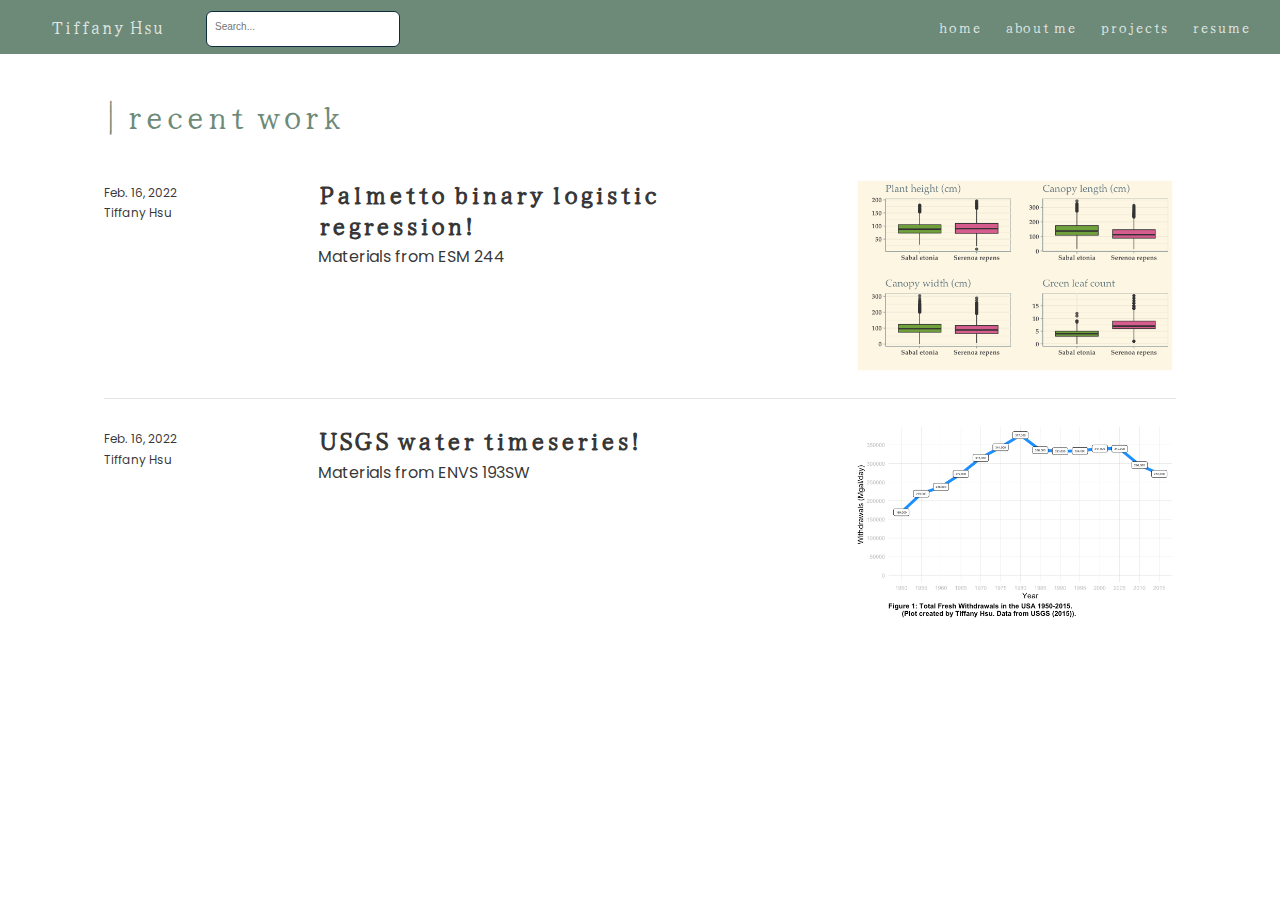
<file: docs/projects.html>
<!DOCTYPE html>

<html xmlns="http://www.w3.org/1999/xhtml" lang="" xml:lang="">

<head>
  <meta charset="utf-8"/>
  <meta name="viewport" content="width=device-width, initial-scale=1"/>
  <meta http-equiv="X-UA-Compatible" content="IE=Edge,chrome=1"/>
  <meta name="generator" content="distill" />

  <style type="text/css">
  /* Hide doc at startup (prevent jankiness while JS renders/transforms) */
  body {
    visibility: hidden;
  }
  </style>

 <!--radix_placeholder_import_source-->
 <!--/radix_placeholder_import_source-->

<style type="text/css">code{white-space: pre;}</style>
<style type="text/css" data-origin="pandoc">
pre > code.sourceCode { white-space: pre; position: relative; }
pre > code.sourceCode > span { display: inline-block; line-height: 1.25; }
pre > code.sourceCode > span:empty { height: 1.2em; }
.sourceCode { overflow: visible; }
code.sourceCode > span { color: inherit; text-decoration: inherit; }
div.sourceCode { margin: 1em 0; }
pre.sourceCode { margin: 0; }
@media screen {
div.sourceCode { overflow: auto; }
}
@media print {
pre > code.sourceCode { white-space: pre-wrap; }
pre > code.sourceCode > span { text-indent: -5em; padding-left: 5em; }
}
pre.numberSource code
  { counter-reset: source-line 0; }
pre.numberSource code > span
  { position: relative; left: -4em; counter-increment: source-line; }
pre.numberSource code > span > a:first-child::before
  { content: counter(source-line);
    position: relative; left: -1em; text-align: right; vertical-align: baseline;
    border: none; display: inline-block;
    -webkit-touch-callout: none; -webkit-user-select: none;
    -khtml-user-select: none; -moz-user-select: none;
    -ms-user-select: none; user-select: none;
    padding: 0 4px; width: 4em;
    color: #aaaaaa;
  }
pre.numberSource { margin-left: 3em; border-left: 1px solid #aaaaaa;  padding-left: 4px; }
div.sourceCode
  {   }
@media screen {
pre > code.sourceCode > span > a:first-child::before { text-decoration: underline; }
}
code span.al { color: #ad0000; } /* Alert */
code span.an { color: #5e5e5e; } /* Annotation */
code span.at { } /* Attribute */
code span.bn { color: #ad0000; } /* BaseN */
code span.bu { } /* BuiltIn */
code span.cf { color: #007ba5; } /* ControlFlow */
code span.ch { color: #20794d; } /* Char */
code span.cn { color: #8f5902; } /* Constant */
code span.co { color: #5e5e5e; } /* Comment */
code span.cv { color: #5e5e5e; font-style: italic; } /* CommentVar */
code span.do { color: #5e5e5e; font-style: italic; } /* Documentation */
code span.dt { color: #ad0000; } /* DataType */
code span.dv { color: #ad0000; } /* DecVal */
code span.er { color: #ad0000; } /* Error */
code span.ex { } /* Extension */
code span.fl { color: #ad0000; } /* Float */
code span.fu { color: #4758ab; } /* Function */
code span.im { } /* Import */
code span.in { color: #5e5e5e; } /* Information */
code span.kw { color: #007ba5; } /* Keyword */
code span.op { color: #5e5e5e; } /* Operator */
code span.ot { color: #007ba5; } /* Other */
code span.pp { color: #ad0000; } /* Preprocessor */
code span.sc { color: #5e5e5e; } /* SpecialChar */
code span.ss { color: #20794d; } /* SpecialString */
code span.st { color: #20794d; } /* String */
code span.va { color: #111111; } /* Variable */
code span.vs { color: #20794d; } /* VerbatimString */
code span.wa { color: #5e5e5e; font-style: italic; } /* Warning */
</style>


  <!--radix_placeholder_meta_tags-->
  <title>Tiffany Hsu: | recent work</title>




  <!--  https://developers.facebook.com/docs/sharing/webmasters#markup -->
  <meta property="og:title" content="Tiffany Hsu: | recent work"/>
  <meta property="og:type" content="article"/>
  <meta property="og:locale" content="en_US"/>
  <meta property="og:site_name" content="Tiffany Hsu"/>

  <!--  https://dev.twitter.com/cards/types/summary -->
  <meta property="twitter:card" content="summary"/>
  <meta property="twitter:title" content="Tiffany Hsu: | recent work"/>

  <!--/radix_placeholder_meta_tags-->
  <!--radix_placeholder_rmarkdown_metadata-->

  <script type="text/json" id="radix-rmarkdown-metadata">
  {"type":"list","attributes":{"names":{"type":"character","attributes":{},"value":["title","listing"]}},"value":[{"type":"character","attributes":{},"value":["| recent work"]},{"type":"character","attributes":{},"value":["posts"]}]}
  </script>
  <!--/radix_placeholder_rmarkdown_metadata-->
  <!--radix_placeholder_navigation_in_header-->
  <meta name="distill:offset" content=""/>

  <script type="application/javascript">

    window.headroom_prevent_pin = false;

    window.document.addEventListener("DOMContentLoaded", function (event) {

      // initialize headroom for banner
      var header = $('header').get(0);
      var headerHeight = header.offsetHeight;
      var headroom = new Headroom(header, {
        tolerance: 5,
        onPin : function() {
          if (window.headroom_prevent_pin) {
            window.headroom_prevent_pin = false;
            headroom.unpin();
          }
        }
      });
      headroom.init();
      if(window.location.hash)
        headroom.unpin();
      $(header).addClass('headroom--transition');

      // offset scroll location for banner on hash change
      // (see: https://github.com/WickyNilliams/headroom.js/issues/38)
      window.addEventListener("hashchange", function(event) {
        window.scrollTo(0, window.pageYOffset - (headerHeight + 25));
      });

      // responsive menu
      $('.distill-site-header').each(function(i, val) {
        var topnav = $(this);
        var toggle = topnav.find('.nav-toggle');
        toggle.on('click', function() {
          topnav.toggleClass('responsive');
        });
      });

      // nav dropdowns
      $('.nav-dropbtn').click(function(e) {
        $(this).next('.nav-dropdown-content').toggleClass('nav-dropdown-active');
        $(this).parent().siblings('.nav-dropdown')
           .children('.nav-dropdown-content').removeClass('nav-dropdown-active');
      });
      $("body").click(function(e){
        $('.nav-dropdown-content').removeClass('nav-dropdown-active');
      });
      $(".nav-dropdown").click(function(e){
        e.stopPropagation();
      });
    });
  </script>

  <style type="text/css">

  /* Theme (user-documented overrideables for nav appearance) */

  .distill-site-nav {
    color: rgba(255, 255, 255, 0.8);
    background-color: #0F2E3D;
    font-size: 15px;
    font-weight: 300;
  }

  .distill-site-nav a {
    color: inherit;
    text-decoration: none;
  }

  .distill-site-nav a:hover {
    color: white;
  }

  @media print {
    .distill-site-nav {
      display: none;
    }
  }

  .distill-site-header {

  }

  .distill-site-footer {

  }


  /* Site Header */

  .distill-site-header {
    width: 100%;
    box-sizing: border-box;
    z-index: 3;
  }

  .distill-site-header .nav-left {
    display: inline-block;
    margin-left: 8px;
  }

  @media screen and (max-width: 768px) {
    .distill-site-header .nav-left {
      margin-left: 0;
    }
  }


  .distill-site-header .nav-right {
    float: right;
    margin-right: 8px;
  }

  .distill-site-header a,
  .distill-site-header .title {
    display: inline-block;
    text-align: center;
    padding: 14px 10px 14px 10px;
  }

  .distill-site-header .title {
    font-size: 18px;
    min-width: 150px;
  }

  .distill-site-header .logo {
    padding: 0;
  }

  .distill-site-header .logo img {
    display: none;
    max-height: 20px;
    width: auto;
    margin-bottom: -4px;
  }

  .distill-site-header .nav-image img {
    max-height: 18px;
    width: auto;
    display: inline-block;
    margin-bottom: -3px;
  }



  @media screen and (min-width: 1000px) {
    .distill-site-header .logo img {
      display: inline-block;
    }
    .distill-site-header .nav-left {
      margin-left: 20px;
    }
    .distill-site-header .nav-right {
      margin-right: 20px;
    }
    .distill-site-header .title {
      padding-left: 12px;
    }
  }


  .distill-site-header .nav-toggle {
    display: none;
  }

  .nav-dropdown {
    display: inline-block;
    position: relative;
  }

  .nav-dropdown .nav-dropbtn {
    border: none;
    outline: none;
    color: rgba(255, 255, 255, 0.8);
    padding: 16px 10px;
    background-color: transparent;
    font-family: inherit;
    font-size: inherit;
    font-weight: inherit;
    margin: 0;
    margin-top: 1px;
    z-index: 2;
  }

  .nav-dropdown-content {
    display: none;
    position: absolute;
    background-color: white;
    min-width: 200px;
    border: 1px solid rgba(0,0,0,0.15);
    border-radius: 4px;
    box-shadow: 0px 8px 16px 0px rgba(0,0,0,0.1);
    z-index: 1;
    margin-top: 2px;
    white-space: nowrap;
    padding-top: 4px;
    padding-bottom: 4px;
  }

  .nav-dropdown-content hr {
    margin-top: 4px;
    margin-bottom: 4px;
    border: none;
    border-bottom: 1px solid rgba(0, 0, 0, 0.1);
  }

  .nav-dropdown-active {
    display: block;
  }

  .nav-dropdown-content a, .nav-dropdown-content .nav-dropdown-header {
    color: black;
    padding: 6px 24px;
    text-decoration: none;
    display: block;
    text-align: left;
  }

  .nav-dropdown-content .nav-dropdown-header {
    display: block;
    padding: 5px 24px;
    padding-bottom: 0;
    text-transform: uppercase;
    font-size: 14px;
    color: #999999;
    white-space: nowrap;
  }

  .nav-dropdown:hover .nav-dropbtn {
    color: white;
  }

  .nav-dropdown-content a:hover {
    background-color: #ddd;
    color: black;
  }

  .nav-right .nav-dropdown-content {
    margin-left: -45%;
    right: 0;
  }

  @media screen and (max-width: 768px) {
    .distill-site-header a, .distill-site-header .nav-dropdown  {display: none;}
    .distill-site-header a.nav-toggle {
      float: right;
      display: block;
    }
    .distill-site-header .title {
      margin-left: 0;
    }
    .distill-site-header .nav-right {
      margin-right: 0;
    }
    .distill-site-header {
      overflow: hidden;
    }
    .nav-right .nav-dropdown-content {
      margin-left: 0;
    }
  }


  @media screen and (max-width: 768px) {
    .distill-site-header.responsive {position: relative; min-height: 500px; }
    .distill-site-header.responsive a.nav-toggle {
      position: absolute;
      right: 0;
      top: 0;
    }
    .distill-site-header.responsive a,
    .distill-site-header.responsive .nav-dropdown {
      display: block;
      text-align: left;
    }
    .distill-site-header.responsive .nav-left,
    .distill-site-header.responsive .nav-right {
      width: 100%;
    }
    .distill-site-header.responsive .nav-dropdown {float: none;}
    .distill-site-header.responsive .nav-dropdown-content {position: relative;}
    .distill-site-header.responsive .nav-dropdown .nav-dropbtn {
      display: block;
      width: 100%;
      text-align: left;
    }
  }

  /* Site Footer */

  .distill-site-footer {
    width: 100%;
    overflow: hidden;
    box-sizing: border-box;
    z-index: 3;
    margin-top: 30px;
    padding-top: 30px;
    padding-bottom: 30px;
    text-align: center;
  }

  /* Headroom */

  d-title {
    padding-top: 6rem;
  }

  @media print {
    d-title {
      padding-top: 4rem;
    }
  }

  .headroom {
    z-index: 1000;
    position: fixed;
    top: 0;
    left: 0;
    right: 0;
  }

  .headroom--transition {
    transition: all .4s ease-in-out;
  }

  .headroom--unpinned {
    top: -100px;
  }

  .headroom--pinned {
    top: 0;
  }

  /* adjust viewport for navbar height */
  /* helps vertically center bootstrap (non-distill) content */
  .min-vh-100 {
    min-height: calc(100vh - 100px) !important;
  }

  </style>

  <script src="site_libs/jquery-3.6.0/jquery-3.6.0.min.js"></script>
  <link href="site_libs/font-awesome-5.1.0/css/all.css" rel="stylesheet"/>
  <link href="site_libs/font-awesome-5.1.0/css/v4-shims.css" rel="stylesheet"/>
  <script src="site_libs/headroom-0.9.4/headroom.min.js"></script>
  <script src="site_libs/autocomplete-0.37.1/autocomplete.min.js"></script>
  <script src="site_libs/fuse-6.4.1/fuse.min.js"></script>

  <script type="application/javascript">

  function getMeta(metaName) {
    var metas = document.getElementsByTagName('meta');
    for (let i = 0; i < metas.length; i++) {
      if (metas[i].getAttribute('name') === metaName) {
        return metas[i].getAttribute('content');
      }
    }
    return '';
  }

  function offsetURL(url) {
    var offset = getMeta('distill:offset');
    return offset ? offset + '/' + url : url;
  }

  function createFuseIndex() {

    // create fuse index
    var options = {
      keys: [
        { name: 'title', weight: 20 },
        { name: 'categories', weight: 15 },
        { name: 'description', weight: 10 },
        { name: 'contents', weight: 5 },
      ],
      ignoreLocation: true,
      threshold: 0
    };
    var fuse = new window.Fuse([], options);

    // fetch the main search.json
    return fetch(offsetURL('search.json'))
      .then(function(response) {
        if (response.status == 200) {
          return response.json().then(function(json) {
            // index main articles
            json.articles.forEach(function(article) {
              fuse.add(article);
            });
            // download collections and index their articles
            return Promise.all(json.collections.map(function(collection) {
              return fetch(offsetURL(collection)).then(function(response) {
                if (response.status === 200) {
                  return response.json().then(function(articles) {
                    articles.forEach(function(article) {
                      fuse.add(article);
                    });
                  })
                } else {
                  return Promise.reject(
                    new Error('Unexpected status from search index request: ' +
                              response.status)
                  );
                }
              });
            })).then(function() {
              return fuse;
            });
          });

        } else {
          return Promise.reject(
            new Error('Unexpected status from search index request: ' +
                        response.status)
          );
        }
      });
  }

  window.document.addEventListener("DOMContentLoaded", function (event) {

    // get search element (bail if we don't have one)
    var searchEl = window.document.getElementById('distill-search');
    if (!searchEl)
      return;

    createFuseIndex()
      .then(function(fuse) {

        // make search box visible
        searchEl.classList.remove('hidden');

        // initialize autocomplete
        var options = {
          autoselect: true,
          hint: false,
          minLength: 2,
        };
        window.autocomplete(searchEl, options, [{
          source: function(query, callback) {
            const searchOptions = {
              isCaseSensitive: false,
              shouldSort: true,
              minMatchCharLength: 2,
              limit: 10,
            };
            var results = fuse.search(query, searchOptions);
            callback(results
              .map(function(result) { return result.item; })
            );
          },
          templates: {
            suggestion: function(suggestion) {
              var img = suggestion.preview && Object.keys(suggestion.preview).length > 0
                ? `<img src="${offsetURL(suggestion.preview)}"</img>`
                : '';
              var html = `
                <div class="search-item">
                  <h3>${suggestion.title}</h3>
                  <div class="search-item-description">
                    ${suggestion.description || ''}
                  </div>
                  <div class="search-item-preview">
                    ${img}
                  </div>
                </div>
              `;
              return html;
            }
          }
        }]).on('autocomplete:selected', function(event, suggestion) {
          window.location.href = offsetURL(suggestion.path);
        });
        // remove inline display style on autocompleter (we want to
        // manage responsive display via css)
        $('.algolia-autocomplete').css("display", "");
      })
      .catch(function(error) {
        console.log(error);
      });

  });

  </script>

  <style type="text/css">

  .nav-search {
    font-size: x-small;
  }

  /* Algolioa Autocomplete */

  .algolia-autocomplete {
    display: inline-block;
    margin-left: 10px;
    vertical-align: sub;
    background-color: white;
    color: black;
    padding: 6px;
    padding-top: 8px;
    padding-bottom: 0;
    border-radius: 6px;
    border: 1px #0F2E3D solid;
    width: 180px;
  }


  @media screen and (max-width: 768px) {
    .distill-site-nav .algolia-autocomplete {
      display: none;
      visibility: hidden;
    }
    .distill-site-nav.responsive .algolia-autocomplete {
      display: inline-block;
      visibility: visible;
    }
    .distill-site-nav.responsive .algolia-autocomplete .aa-dropdown-menu {
      margin-left: 0;
      width: 400px;
      max-height: 400px;
    }
  }

  .algolia-autocomplete .aa-input, .algolia-autocomplete .aa-hint {
    width: 90%;
    outline: none;
    border: none;
  }

  .algolia-autocomplete .aa-hint {
    color: #999;
  }
  .algolia-autocomplete .aa-dropdown-menu {
    width: 550px;
    max-height: 70vh;
    overflow-x: visible;
    overflow-y: scroll;
    padding: 5px;
    margin-top: 3px;
    margin-left: -150px;
    background-color: #fff;
    border-radius: 5px;
    border: 1px solid #999;
    border-top: none;
  }

  .algolia-autocomplete .aa-dropdown-menu .aa-suggestion {
    cursor: pointer;
    padding: 5px 4px;
    border-bottom: 1px solid #eee;
  }

  .algolia-autocomplete .aa-dropdown-menu .aa-suggestion:last-of-type {
    border-bottom: none;
    margin-bottom: 2px;
  }

  .algolia-autocomplete .aa-dropdown-menu .aa-suggestion .search-item {
    overflow: hidden;
    font-size: 0.8em;
    line-height: 1.4em;
  }

  .algolia-autocomplete .aa-dropdown-menu .aa-suggestion .search-item h3 {
    font-size: 1rem;
    margin-block-start: 0;
    margin-block-end: 5px;
  }

  .algolia-autocomplete .aa-dropdown-menu .aa-suggestion .search-item-description {
    display: inline-block;
    overflow: hidden;
    height: 2.8em;
    width: 80%;
    margin-right: 4%;
  }

  .algolia-autocomplete .aa-dropdown-menu .aa-suggestion .search-item-preview {
    display: inline-block;
    width: 15%;
  }

  .algolia-autocomplete .aa-dropdown-menu .aa-suggestion .search-item-preview img {
    height: 3em;
    width: auto;
    display: none;
  }

  .algolia-autocomplete .aa-dropdown-menu .aa-suggestion .search-item-preview img[src] {
    display: initial;
  }

  .algolia-autocomplete .aa-dropdown-menu .aa-suggestion.aa-cursor {
    background-color: #eee;
  }
  .algolia-autocomplete .aa-dropdown-menu .aa-suggestion em {
    font-weight: bold;
    font-style: normal;
  }

  </style>


  <!--/radix_placeholder_navigation_in_header-->
  <!--radix_placeholder_distill-->

  <style type="text/css">

  body {
    background-color: white;
  }

  .pandoc-table {
    width: 100%;
  }

  .pandoc-table>caption {
    margin-bottom: 10px;
  }

  .pandoc-table th:not([align]) {
    text-align: left;
  }

  .pagedtable-footer {
    font-size: 15px;
  }

  d-byline .byline {
    grid-template-columns: 2fr 2fr;
  }

  d-byline .byline h3 {
    margin-block-start: 1.5em;
  }

  d-byline .byline .authors-affiliations h3 {
    margin-block-start: 0.5em;
  }

  .authors-affiliations .orcid-id {
    width: 16px;
    height:16px;
    margin-left: 4px;
    margin-right: 4px;
    vertical-align: middle;
    padding-bottom: 2px;
  }

  d-title .dt-tags {
    margin-top: 1em;
    grid-column: text;
  }

  .dt-tags .dt-tag {
    text-decoration: none;
    display: inline-block;
    color: rgba(0,0,0,0.6);
    padding: 0em 0.4em;
    margin-right: 0.5em;
    margin-bottom: 0.4em;
    font-size: 70%;
    border: 1px solid rgba(0,0,0,0.2);
    border-radius: 3px;
    text-transform: uppercase;
    font-weight: 500;
  }

  d-article table.gt_table td,
  d-article table.gt_table th {
    border-bottom: none;
  }

  .html-widget {
    margin-bottom: 2.0em;
  }

  .l-screen-inset {
    padding-right: 16px;
  }

  .l-screen .caption {
    margin-left: 10px;
  }

  .shaded {
    background: rgb(247, 247, 247);
    padding-top: 20px;
    padding-bottom: 20px;
    border-top: 1px solid rgba(0, 0, 0, 0.1);
    border-bottom: 1px solid rgba(0, 0, 0, 0.1);
  }

  .shaded .html-widget {
    margin-bottom: 0;
    border: 1px solid rgba(0, 0, 0, 0.1);
  }

  .shaded .shaded-content {
    background: white;
  }

  .text-output {
    margin-top: 0;
    line-height: 1.5em;
  }

  .hidden {
    display: none !important;
  }

  d-article {
    padding-top: 2.5rem;
    padding-bottom: 30px;
  }

  d-appendix {
    padding-top: 30px;
  }

  d-article>p>img {
    width: 100%;
  }

  d-article h2 {
    margin: 1rem 0 1.5rem 0;
  }

  d-article h3 {
    margin-top: 1.5rem;
  }

  d-article iframe {
    border: 1px solid rgba(0, 0, 0, 0.1);
    margin-bottom: 2.0em;
    width: 100%;
  }

  /* Tweak code blocks */

  d-article div.sourceCode code,
  d-article pre code {
    font-family: Consolas, Monaco, 'Andale Mono', 'Ubuntu Mono', monospace;
  }

  d-article pre,
  d-article div.sourceCode,
  d-article div.sourceCode pre {
    overflow: auto;
  }

  d-article div.sourceCode {
    background-color: white;
  }

  d-article div.sourceCode pre {
    padding-left: 10px;
    font-size: 12px;
    border-left: 2px solid rgba(0,0,0,0.1);
  }

  d-article pre {
    font-size: 12px;
    color: black;
    background: none;
    margin-top: 0;
    text-align: left;
    white-space: pre;
    word-spacing: normal;
    word-break: normal;
    word-wrap: normal;
    line-height: 1.5;

    -moz-tab-size: 4;
    -o-tab-size: 4;
    tab-size: 4;

    -webkit-hyphens: none;
    -moz-hyphens: none;
    -ms-hyphens: none;
    hyphens: none;
  }

  d-article pre a {
    border-bottom: none;
  }

  d-article pre a:hover {
    border-bottom: none;
    text-decoration: underline;
  }

  d-article details {
    grid-column: text;
    margin-bottom: 0.8em;
  }

  @media(min-width: 768px) {

  d-article pre,
  d-article div.sourceCode,
  d-article div.sourceCode pre {
    overflow: visible !important;
  }

  d-article div.sourceCode pre {
    padding-left: 18px;
    font-size: 14px;
  }

  d-article pre {
    font-size: 14px;
  }

  }

  figure img.external {
    background: white;
    border: 1px solid rgba(0, 0, 0, 0.1);
    box-shadow: 0 1px 8px rgba(0, 0, 0, 0.1);
    padding: 18px;
    box-sizing: border-box;
  }

  /* CSS for d-contents */

  .d-contents {
    grid-column: text;
    color: rgba(0,0,0,0.8);
    font-size: 0.9em;
    padding-bottom: 1em;
    margin-bottom: 1em;
    padding-bottom: 0.5em;
    margin-bottom: 1em;
    padding-left: 0.25em;
    justify-self: start;
  }

  @media(min-width: 1000px) {
    .d-contents.d-contents-float {
      height: 0;
      grid-column-start: 1;
      grid-column-end: 4;
      justify-self: center;
      padding-right: 3em;
      padding-left: 2em;
    }
  }

  .d-contents nav h3 {
    font-size: 18px;
    margin-top: 0;
    margin-bottom: 1em;
  }

  .d-contents li {
    list-style-type: none
  }

  .d-contents nav > ul {
    padding-left: 0;
  }

  .d-contents ul {
    padding-left: 1em
  }

  .d-contents nav ul li {
    margin-top: 0.6em;
    margin-bottom: 0.2em;
  }

  .d-contents nav a {
    font-size: 13px;
    border-bottom: none;
    text-decoration: none
    color: rgba(0, 0, 0, 0.8);
  }

  .d-contents nav a:hover {
    text-decoration: underline solid rgba(0, 0, 0, 0.6)
  }

  .d-contents nav > ul > li > a {
    font-weight: 600;
  }

  .d-contents nav > ul > li > ul {
    font-weight: inherit;
  }

  .d-contents nav > ul > li > ul > li {
    margin-top: 0.2em;
  }


  .d-contents nav ul {
    margin-top: 0;
    margin-bottom: 0.25em;
  }

  .d-article-with-toc h2:nth-child(2) {
    margin-top: 0;
  }


  /* Figure */

  .figure {
    position: relative;
    margin-bottom: 2.5em;
    margin-top: 1.5em;
  }

  .figure img {
    width: 100%;
  }

  .figure .caption {
    color: rgba(0, 0, 0, 0.6);
    font-size: 12px;
    line-height: 1.5em;
  }

  .figure img.external {
    background: white;
    border: 1px solid rgba(0, 0, 0, 0.1);
    box-shadow: 0 1px 8px rgba(0, 0, 0, 0.1);
    padding: 18px;
    box-sizing: border-box;
  }

  .figure .caption a {
    color: rgba(0, 0, 0, 0.6);
  }

  .figure .caption b,
  .figure .caption strong, {
    font-weight: 600;
    color: rgba(0, 0, 0, 1.0);
  }

  /* Citations */

  d-article .citation {
    color: inherit;
    cursor: inherit;
  }

  div.hanging-indent{
    margin-left: 1em; text-indent: -1em;
  }

  /* Citation hover box */

  .tippy-box[data-theme~=light-border] {
    background-color: rgba(250, 250, 250, 0.95);
  }

  .tippy-content > p {
    margin-bottom: 0;
    padding: 2px;
  }


  /* Tweak 1000px media break to show more text */

  @media(min-width: 1000px) {
    .base-grid,
    distill-header,
    d-title,
    d-abstract,
    d-article,
    d-appendix,
    distill-appendix,
    d-byline,
    d-footnote-list,
    d-citation-list,
    distill-footer {
      grid-template-columns: [screen-start] 1fr [page-start kicker-start] 80px [middle-start] 50px [text-start kicker-end] 65px 65px 65px 65px 65px 65px 65px 65px [text-end gutter-start] 65px [middle-end] 65px [page-end gutter-end] 1fr [screen-end];
      grid-column-gap: 16px;
    }

    .grid {
      grid-column-gap: 16px;
    }

    d-article {
      font-size: 1.06rem;
      line-height: 1.7em;
    }
    figure .caption, .figure .caption, figure figcaption {
      font-size: 13px;
    }
  }

  @media(min-width: 1180px) {
    .base-grid,
    distill-header,
    d-title,
    d-abstract,
    d-article,
    d-appendix,
    distill-appendix,
    d-byline,
    d-footnote-list,
    d-citation-list,
    distill-footer {
      grid-template-columns: [screen-start] 1fr [page-start kicker-start] 60px [middle-start] 60px [text-start kicker-end] 60px 60px 60px 60px 60px 60px 60px 60px [text-end gutter-start] 60px [middle-end] 60px [page-end gutter-end] 1fr [screen-end];
      grid-column-gap: 32px;
    }

    .grid {
      grid-column-gap: 32px;
    }
  }


  /* Get the citation styles for the appendix (not auto-injected on render since
     we do our own rendering of the citation appendix) */

  d-appendix .citation-appendix,
  .d-appendix .citation-appendix {
    font-size: 11px;
    line-height: 15px;
    border-left: 1px solid rgba(0, 0, 0, 0.1);
    padding-left: 18px;
    border: 1px solid rgba(0,0,0,0.1);
    background: rgba(0, 0, 0, 0.02);
    padding: 10px 18px;
    border-radius: 3px;
    color: rgba(150, 150, 150, 1);
    overflow: hidden;
    margin-top: -12px;
    white-space: pre-wrap;
    word-wrap: break-word;
  }

  /* Include appendix styles here so they can be overridden */

  d-appendix {
    contain: layout style;
    font-size: 0.8em;
    line-height: 1.7em;
    margin-top: 60px;
    margin-bottom: 0;
    border-top: 1px solid rgba(0, 0, 0, 0.1);
    color: rgba(0,0,0,0.5);
    padding-top: 60px;
    padding-bottom: 48px;
  }

  d-appendix h3 {
    grid-column: page-start / text-start;
    font-size: 15px;
    font-weight: 500;
    margin-top: 1em;
    margin-bottom: 0;
    color: rgba(0,0,0,0.65);
  }

  d-appendix h3 + * {
    margin-top: 1em;
  }

  d-appendix ol {
    padding: 0 0 0 15px;
  }

  @media (min-width: 768px) {
    d-appendix ol {
      padding: 0 0 0 30px;
      margin-left: -30px;
    }
  }

  d-appendix li {
    margin-bottom: 1em;
  }

  d-appendix a {
    color: rgba(0, 0, 0, 0.6);
  }

  d-appendix > * {
    grid-column: text;
  }

  d-appendix > d-footnote-list,
  d-appendix > d-citation-list,
  d-appendix > distill-appendix {
    grid-column: screen;
  }

  /* Include footnote styles here so they can be overridden */

  d-footnote-list {
    contain: layout style;
  }

  d-footnote-list > * {
    grid-column: text;
  }

  d-footnote-list a.footnote-backlink {
    color: rgba(0,0,0,0.3);
    padding-left: 0.5em;
  }



  /* Anchor.js */

  .anchorjs-link {
    /*transition: all .25s linear; */
    text-decoration: none;
    border-bottom: none;
  }
  *:hover > .anchorjs-link {
    margin-left: -1.125em !important;
    text-decoration: none;
    border-bottom: none;
  }

  /* Social footer */

  .social_footer {
    margin-top: 30px;
    margin-bottom: 0;
    color: rgba(0,0,0,0.67);
  }

  .disqus-comments {
    margin-right: 30px;
  }

  .disqus-comment-count {
    border-bottom: 1px solid rgba(0, 0, 0, 0.4);
    cursor: pointer;
  }

  #disqus_thread {
    margin-top: 30px;
  }

  .article-sharing a {
    border-bottom: none;
    margin-right: 8px;
  }

  .article-sharing a:hover {
    border-bottom: none;
  }

  .sidebar-section.subscribe {
    font-size: 12px;
    line-height: 1.6em;
  }

  .subscribe p {
    margin-bottom: 0.5em;
  }


  .article-footer .subscribe {
    font-size: 15px;
    margin-top: 45px;
  }


  .sidebar-section.custom {
    font-size: 12px;
    line-height: 1.6em;
  }

  .custom p {
    margin-bottom: 0.5em;
  }

  /* Styles for listing layout (hide title) */
  .layout-listing d-title, .layout-listing .d-title {
    display: none;
  }

  /* Styles for posts lists (not auto-injected) */


  .posts-with-sidebar {
    padding-left: 45px;
    padding-right: 45px;
  }

  .posts-list .description h2,
  .posts-list .description p {
    font-family: -apple-system, BlinkMacSystemFont, "Segoe UI", Roboto, Oxygen, Ubuntu, Cantarell, "Fira Sans", "Droid Sans", "Helvetica Neue", Arial, sans-serif;
  }

  .posts-list .description h2 {
    font-weight: 700;
    border-bottom: none;
    padding-bottom: 0;
  }

  .posts-list h2.post-tag {
    border-bottom: 1px solid rgba(0, 0, 0, 0.2);
    padding-bottom: 12px;
  }
  .posts-list {
    margin-top: 60px;
    margin-bottom: 24px;
  }

  .posts-list .post-preview {
    text-decoration: none;
    overflow: hidden;
    display: block;
    border-bottom: 1px solid rgba(0, 0, 0, 0.1);
    padding: 24px 0;
  }

  .post-preview-last {
    border-bottom: none !important;
  }

  .posts-list .posts-list-caption {
    grid-column: screen;
    font-weight: 400;
  }

  .posts-list .post-preview h2 {
    margin: 0 0 6px 0;
    line-height: 1.2em;
    font-style: normal;
    font-size: 24px;
  }

  .posts-list .post-preview p {
    margin: 0 0 12px 0;
    line-height: 1.4em;
    font-size: 16px;
  }

  .posts-list .post-preview .thumbnail {
    box-sizing: border-box;
    margin-bottom: 24px;
    position: relative;
    max-width: 500px;
  }
  .posts-list .post-preview img {
    width: 100%;
    display: block;
  }

  .posts-list .metadata {
    font-size: 12px;
    line-height: 1.4em;
    margin-bottom: 18px;
  }

  .posts-list .metadata > * {
    display: inline-block;
  }

  .posts-list .metadata .publishedDate {
    margin-right: 2em;
  }

  .posts-list .metadata .dt-authors {
    display: block;
    margin-top: 0.3em;
    margin-right: 2em;
  }

  .posts-list .dt-tags {
    display: block;
    line-height: 1em;
  }

  .posts-list .dt-tags .dt-tag {
    display: inline-block;
    color: rgba(0,0,0,0.6);
    padding: 0.3em 0.4em;
    margin-right: 0.2em;
    margin-bottom: 0.4em;
    font-size: 60%;
    border: 1px solid rgba(0,0,0,0.2);
    border-radius: 3px;
    text-transform: uppercase;
    font-weight: 500;
  }

  .posts-list img {
    opacity: 1;
  }

  .posts-list img[data-src] {
    opacity: 0;
  }

  .posts-more {
    clear: both;
  }


  .posts-sidebar {
    font-size: 16px;
  }

  .posts-sidebar h3 {
    font-size: 16px;
    margin-top: 0;
    margin-bottom: 0.5em;
    font-weight: 400;
    text-transform: uppercase;
  }

  .sidebar-section {
    margin-bottom: 30px;
  }

  .categories ul {
    list-style-type: none;
    margin: 0;
    padding: 0;
  }

  .categories li {
    color: rgba(0, 0, 0, 0.8);
    margin-bottom: 0;
  }

  .categories li>a {
    border-bottom: none;
  }

  .categories li>a:hover {
    border-bottom: 1px solid rgba(0, 0, 0, 0.4);
  }

  .categories .active {
    font-weight: 600;
  }

  .categories .category-count {
    color: rgba(0, 0, 0, 0.4);
  }


  @media(min-width: 768px) {
    .posts-list .post-preview h2 {
      font-size: 26px;
    }
    .posts-list .post-preview .thumbnail {
      float: right;
      width: 30%;
      margin-bottom: 0;
    }
    .posts-list .post-preview .description {
      float: left;
      width: 45%;
    }
    .posts-list .post-preview .metadata {
      float: left;
      width: 20%;
      margin-top: 8px;
    }
    .posts-list .post-preview p {
      margin: 0 0 12px 0;
      line-height: 1.5em;
      font-size: 16px;
    }
    .posts-with-sidebar .posts-list {
      float: left;
      width: 75%;
    }
    .posts-with-sidebar .posts-sidebar {
      float: right;
      width: 20%;
      margin-top: 60px;
      padding-top: 24px;
      padding-bottom: 24px;
    }
  }


  /* Improve display for browsers without grid (IE/Edge <= 15) */

  .downlevel {
    line-height: 1.6em;
    font-family: -apple-system, BlinkMacSystemFont, "Segoe UI", Roboto, Oxygen, Ubuntu, Cantarell, "Fira Sans", "Droid Sans", "Helvetica Neue", Arial, sans-serif;
    margin: 0;
  }

  .downlevel .d-title {
    padding-top: 6rem;
    padding-bottom: 1.5rem;
  }

  .downlevel .d-title h1 {
    font-size: 50px;
    font-weight: 700;
    line-height: 1.1em;
    margin: 0 0 0.5rem;
  }

  .downlevel .d-title p {
    font-weight: 300;
    font-size: 1.2rem;
    line-height: 1.55em;
    margin-top: 0;
  }

  .downlevel .d-byline {
    padding-top: 0.8em;
    padding-bottom: 0.8em;
    font-size: 0.8rem;
    line-height: 1.8em;
  }

  .downlevel .section-separator {
    border: none;
    border-top: 1px solid rgba(0, 0, 0, 0.1);
  }

  .downlevel .d-article {
    font-size: 1.06rem;
    line-height: 1.7em;
    padding-top: 1rem;
    padding-bottom: 2rem;
  }


  .downlevel .d-appendix {
    padding-left: 0;
    padding-right: 0;
    max-width: none;
    font-size: 0.8em;
    line-height: 1.7em;
    margin-bottom: 0;
    color: rgba(0,0,0,0.5);
    padding-top: 40px;
    padding-bottom: 48px;
  }

  .downlevel .footnotes ol {
    padding-left: 13px;
  }

  .downlevel .base-grid,
  .downlevel .distill-header,
  .downlevel .d-title,
  .downlevel .d-abstract,
  .downlevel .d-article,
  .downlevel .d-appendix,
  .downlevel .distill-appendix,
  .downlevel .d-byline,
  .downlevel .d-footnote-list,
  .downlevel .d-citation-list,
  .downlevel .distill-footer,
  .downlevel .appendix-bottom,
  .downlevel .posts-container {
    padding-left: 40px;
    padding-right: 40px;
  }

  @media(min-width: 768px) {
    .downlevel .base-grid,
    .downlevel .distill-header,
    .downlevel .d-title,
    .downlevel .d-abstract,
    .downlevel .d-article,
    .downlevel .d-appendix,
    .downlevel .distill-appendix,
    .downlevel .d-byline,
    .downlevel .d-footnote-list,
    .downlevel .d-citation-list,
    .downlevel .distill-footer,
    .downlevel .appendix-bottom,
    .downlevel .posts-container {
    padding-left: 150px;
    padding-right: 150px;
    max-width: 900px;
  }
  }

  .downlevel pre code {
    display: block;
    border-left: 2px solid rgba(0, 0, 0, .1);
    padding: 0 0 0 20px;
    font-size: 14px;
  }

  .downlevel code, .downlevel pre {
    color: black;
    background: none;
    font-family: Consolas, Monaco, 'Andale Mono', 'Ubuntu Mono', monospace;
    text-align: left;
    white-space: pre;
    word-spacing: normal;
    word-break: normal;
    word-wrap: normal;
    line-height: 1.5;

    -moz-tab-size: 4;
    -o-tab-size: 4;
    tab-size: 4;

    -webkit-hyphens: none;
    -moz-hyphens: none;
    -ms-hyphens: none;
    hyphens: none;
  }

  .downlevel .posts-list .post-preview {
    color: inherit;
  }



  </style>

  <script type="application/javascript">

  function is_downlevel_browser() {
    if (bowser.isUnsupportedBrowser({ msie: "12", msedge: "16"},
                                   window.navigator.userAgent)) {
      return true;
    } else {
      return window.load_distill_framework === undefined;
    }
  }

  // show body when load is complete
  function on_load_complete() {

    // add anchors
    if (window.anchors) {
      window.anchors.options.placement = 'left';
      window.anchors.add('d-article > h2, d-article > h3, d-article > h4, d-article > h5');
    }


    // set body to visible
    document.body.style.visibility = 'visible';

    // force redraw for leaflet widgets
    if (window.HTMLWidgets) {
      var maps = window.HTMLWidgets.findAll(".leaflet");
      $.each(maps, function(i, el) {
        var map = this.getMap();
        map.invalidateSize();
        map.eachLayer(function(layer) {
          if (layer instanceof L.TileLayer)
            layer.redraw();
        });
      });
    }

    // trigger 'shown' so htmlwidgets resize
    $('d-article').trigger('shown');
  }

  function init_distill() {

    init_common();

    // create front matter
    var front_matter = $('<d-front-matter></d-front-matter>');
    $('#distill-front-matter').wrap(front_matter);

    // create d-title
    $('.d-title').changeElementType('d-title');

    // create d-byline
    var byline = $('<d-byline></d-byline>');
    $('.d-byline').replaceWith(byline);

    // create d-article
    var article = $('<d-article></d-article>');
    $('.d-article').wrap(article).children().unwrap();

    // move posts container into article
    $('.posts-container').appendTo($('d-article'));

    // create d-appendix
    $('.d-appendix').changeElementType('d-appendix');

    // flag indicating that we have appendix items
    var appendix = $('.appendix-bottom').children('h3').length > 0;

    // replace footnotes with <d-footnote>
    $('.footnote-ref').each(function(i, val) {
      appendix = true;
      var href = $(this).attr('href');
      var id = href.replace('#', '');
      var fn = $('#' + id);
      var fn_p = $('#' + id + '>p');
      fn_p.find('.footnote-back').remove();
      var text = fn_p.html();
      var dtfn = $('<d-footnote></d-footnote>');
      dtfn.html(text);
      $(this).replaceWith(dtfn);
    });
    // remove footnotes
    $('.footnotes').remove();

    // move refs into #references-listing
    $('#references-listing').replaceWith($('#refs'));

    $('h1.appendix, h2.appendix').each(function(i, val) {
      $(this).changeElementType('h3');
    });
    $('h3.appendix').each(function(i, val) {
      var id = $(this).attr('id');
      $('.d-contents a[href="#' + id + '"]').parent().remove();
      appendix = true;
      $(this).nextUntil($('h1, h2, h3')).addBack().appendTo($('d-appendix'));
    });

    // show d-appendix if we have appendix content
    $("d-appendix").css('display', appendix ? 'grid' : 'none');

    // localize layout chunks to just output
    $('.layout-chunk').each(function(i, val) {

      // capture layout
      var layout = $(this).attr('data-layout');

      // apply layout to markdown level block elements
      var elements = $(this).children().not('details, div.sourceCode, pre, script');
      elements.each(function(i, el) {
        var layout_div = $('<div class="' + layout + '"></div>');
        if (layout_div.hasClass('shaded')) {
          var shaded_content = $('<div class="shaded-content"></div>');
          $(this).wrap(shaded_content);
          $(this).parent().wrap(layout_div);
        } else {
          $(this).wrap(layout_div);
        }
      });


      // unwrap the layout-chunk div
      $(this).children().unwrap();
    });

    // remove code block used to force  highlighting css
    $('.distill-force-highlighting-css').parent().remove();

    // remove empty line numbers inserted by pandoc when using a
    // custom syntax highlighting theme
    $('code.sourceCode a:empty').remove();

    // load distill framework
    load_distill_framework();

    // wait for window.distillRunlevel == 4 to do post processing
    function distill_post_process() {

      if (!window.distillRunlevel || window.distillRunlevel < 4)
        return;

      // hide author/affiliations entirely if we have no authors
      var front_matter = JSON.parse($("#distill-front-matter").html());
      var have_authors = front_matter.authors && front_matter.authors.length > 0;
      if (!have_authors)
        $('d-byline').addClass('hidden');

      // article with toc class
      $('.d-contents').parent().addClass('d-article-with-toc');

      // strip links that point to #
      $('.authors-affiliations').find('a[href="#"]').removeAttr('href');

      // add orcid ids
      $('.authors-affiliations').find('.author').each(function(i, el) {
        var orcid_id = front_matter.authors[i].orcidID;
        if (orcid_id) {
          var a = $('<a></a>');
          a.attr('href', 'https://orcid.org/' + orcid_id);
          var img = $('<img></img>');
          img.addClass('orcid-id');
          img.attr('alt', 'ORCID ID');
          img.attr('src','[data-uri]');
          a.append(img);
          $(this).append(a);
        }
      });

      // hide elements of author/affiliations grid that have no value
      function hide_byline_column(caption) {
        $('d-byline').find('h3:contains("' + caption + '")').parent().css('visibility', 'hidden');
      }

      // affiliations
      var have_affiliations = false;
      for (var i = 0; i<front_matter.authors.length; ++i) {
        var author = front_matter.authors[i];
        if (author.affiliation !== "&nbsp;") {
          have_affiliations = true;
          break;
        }
      }
      if (!have_affiliations)
        $('d-byline').find('h3:contains("Affiliations")').css('visibility', 'hidden');

      // published date
      if (!front_matter.publishedDate)
        hide_byline_column("Published");

      // document object identifier
      var doi = $('d-byline').find('h3:contains("DOI")');
      var doi_p = doi.next().empty();
      if (!front_matter.doi) {
        // if we have a citation and valid citationText then link to that
        if ($('#citation').length > 0 && front_matter.citationText) {
          doi.html('Citation');
          $('<a href="#citation"></a>')
            .text(front_matter.citationText)
            .appendTo(doi_p);
        } else {
          hide_byline_column("DOI");
        }
      } else {
        $('<a></a>')
           .attr('href', "https://doi.org/" + front_matter.doi)
           .html(front_matter.doi)
           .appendTo(doi_p);
      }

       // change plural form of authors/affiliations
      if (front_matter.authors.length === 1) {
        var grid = $('.authors-affiliations');
        grid.children('h3:contains("Authors")').text('Author');
        grid.children('h3:contains("Affiliations")').text('Affiliation');
      }

      // remove d-appendix and d-footnote-list local styles
      $('d-appendix > style:first-child').remove();
      $('d-footnote-list > style:first-child').remove();

      // move appendix-bottom entries to the bottom
      $('.appendix-bottom').appendTo('d-appendix').children().unwrap();
      $('.appendix-bottom').remove();

      // hoverable references
      $('span.citation[data-cites]').each(function() {
        var refs = $(this).attr('data-cites').split(" ");
        var refHtml = refs.map(function(ref) {
          return "<p>" + $('#ref-' + ref).html() + "</p>";
        }).join("\n");
        window.tippy(this, {
          allowHTML: true,
          content: refHtml,
          maxWidth: 500,
          interactive: true,
          interactiveBorder: 10,
          theme: 'light-border',
          placement: 'bottom-start'
        });
      });

      // clear polling timer
      clearInterval(tid);

      // show body now that everything is ready
      on_load_complete();
    }

    var tid = setInterval(distill_post_process, 50);
    distill_post_process();

  }

  function init_downlevel() {

    init_common();

     // insert hr after d-title
    $('.d-title').after($('<hr class="section-separator"/>'));

    // check if we have authors
    var front_matter = JSON.parse($("#distill-front-matter").html());
    var have_authors = front_matter.authors && front_matter.authors.length > 0;

    // manage byline/border
    if (!have_authors)
      $('.d-byline').remove();
    $('.d-byline').after($('<hr class="section-separator"/>'));
    $('.d-byline a').remove();

    // remove toc
    $('.d-contents').remove();

    // move appendix elements
    $('h1.appendix, h2.appendix').each(function(i, val) {
      $(this).changeElementType('h3');
    });
    $('h3.appendix').each(function(i, val) {
      $(this).nextUntil($('h1, h2, h3')).addBack().appendTo($('.d-appendix'));
    });


    // inject headers into references and footnotes
    var refs_header = $('<h3></h3>');
    refs_header.text('References');
    $('#refs').prepend(refs_header);

    var footnotes_header = $('<h3></h3');
    footnotes_header.text('Footnotes');
    $('.footnotes').children('hr').first().replaceWith(footnotes_header);

    // move appendix-bottom entries to the bottom
    $('.appendix-bottom').appendTo('.d-appendix').children().unwrap();
    $('.appendix-bottom').remove();

    // remove appendix if it's empty
    if ($('.d-appendix').children().length === 0)
      $('.d-appendix').remove();

    // prepend separator above appendix
    $('.d-appendix').before($('<hr class="section-separator" style="clear: both"/>'));

    // trim code
    $('pre>code').each(function(i, val) {
      $(this).html($.trim($(this).html()));
    });

    // move posts-container right before article
    $('.posts-container').insertBefore($('.d-article'));

    $('body').addClass('downlevel');

    on_load_complete();
  }


  function init_common() {

    // jquery plugin to change element types
    (function($) {
      $.fn.changeElementType = function(newType) {
        var attrs = {};

        $.each(this[0].attributes, function(idx, attr) {
          attrs[attr.nodeName] = attr.nodeValue;
        });

        this.replaceWith(function() {
          return $("<" + newType + "/>", attrs).append($(this).contents());
        });
      };
    })(jQuery);

    // prevent underline for linked images
    $('a > img').parent().css({'border-bottom' : 'none'});

    // mark non-body figures created by knitr chunks as 100% width
    $('.layout-chunk').each(function(i, val) {
      var figures = $(this).find('img, .html-widget');
      if ($(this).attr('data-layout') !== "l-body") {
        figures.css('width', '100%');
      } else {
        figures.css('max-width', '100%');
        figures.filter("[width]").each(function(i, val) {
          var fig = $(this);
          fig.css('width', fig.attr('width') + 'px');
        });

      }
    });

    // auto-append index.html to post-preview links in file: protocol
    // and in rstudio ide preview
    $('.post-preview').each(function(i, val) {
      if (window.location.protocol === "file:")
        $(this).attr('href', $(this).attr('href') + "index.html");
    });

    // get rid of index.html references in header
    if (window.location.protocol !== "file:") {
      $('.distill-site-header a[href]').each(function(i,val) {
        $(this).attr('href', $(this).attr('href').replace("index.html", "./"));
      });
    }

    // add class to pandoc style tables
    $('tr.header').parent('thead').parent('table').addClass('pandoc-table');
    $('.kable-table').children('table').addClass('pandoc-table');

    // add figcaption style to table captions
    $('caption').parent('table').addClass("figcaption");

    // initialize posts list
    if (window.init_posts_list)
      window.init_posts_list();

    // implmement disqus comment link
    $('.disqus-comment-count').click(function() {
      window.headroom_prevent_pin = true;
      $('#disqus_thread').toggleClass('hidden');
      if (!$('#disqus_thread').hasClass('hidden')) {
        var offset = $(this).offset();
        $(window).resize();
        $('html, body').animate({
          scrollTop: offset.top - 35
        });
      }
    });
  }

  document.addEventListener('DOMContentLoaded', function() {
    if (is_downlevel_browser())
      init_downlevel();
    else
      window.addEventListener('WebComponentsReady', init_distill);
  });

  </script>

  <style type="text/css">
  /* base variables */

  /* Edit the CSS properties in this file to create a custom
     Distill theme. Only edit values in the right column
     for each row; values shown are the CSS defaults.
     To return any property to the default,
     you may set its value to: unset
     All rows must end with a semi-colon.                      */

  /* Optional: embed custom fonts here with `@import`          */
  /* This must remain at the top of this file.                 */



  html {
    /*-- Main font sizes --*/
    --title-size:      50px;
    --body-size:       1.06rem;
    --code-size:       14px;
    --aside-size:      12px;
    --fig-cap-size:    13px;
    /*-- Main font colors --*/
    --title-color:     #000000;
    --header-color:    rgba(0, 0, 0, 0.8);
    --body-color:      rgba(0, 0, 0, 0.8);
    --aside-color:     rgba(0, 0, 0, 0.6);
    --fig-cap-color:   rgba(0, 0, 0, 0.6);
    /*-- Specify custom fonts ~~~ must be imported above   --*/
    --heading-font:    sans-serif;
    --mono-font:       monospace;
    --body-font:       sans-serif;
    --navbar-font:     sans-serif;  /* websites + blogs only */
  }

  /*-- ARTICLE METADATA --*/
  d-byline {
    --heading-size:    0.6rem;
    --heading-color:   rgba(0, 0, 0, 0.5);
    --body-size:       0.8rem;
    --body-color:      rgba(0, 0, 0, 0.8);
  }

  /*-- ARTICLE TABLE OF CONTENTS --*/
  .d-contents {
    --heading-size:    18px;
    --contents-size:   13px;
  }

  /*-- ARTICLE APPENDIX --*/
  d-appendix {
    --heading-size:    15px;
    --heading-color:   rgba(0, 0, 0, 0.65);
    --text-size:       0.8em;
    --text-color:      rgba(0, 0, 0, 0.5);
  }

  /*-- WEBSITE HEADER + FOOTER --*/
  /* These properties only apply to Distill sites and blogs  */

  .distill-site-header {
    --title-size:       18px;
    --text-color:       rgba(255, 255, 255, 0.8);
    --text-size:        15px;
    --hover-color:      white;
    --bkgd-color:       #0F2E3D;
  }

  .distill-site-footer {
    --text-color:       rgba(255, 255, 255, 0.8);
    --text-size:        15px;
    --hover-color:      white;
    --bkgd-color:       #0F2E3D;
  }

  /*-- Additional custom styles --*/
  /* Add any additional CSS rules below                      */
  </style>
  <style type="text/css">
  /* base variables */

  /* Edit the CSS properties in this file to create a custom
     Distill theme. Only edit values in the right column
     for each row; values shown are the CSS defaults.
     To return any property to the default,
     you may set its value to: unset
     All rows must end with a semi-colon.                      */

  /* Optional: embed custom fonts here with `@import`          */
  /* This must remain at the top of this file.                 */
  @import url('https://fonts.googleapis.com/css2?family=Amiri');
  @import url('https://fonts.googleapis.com/css2?family=Bitter');
  @import url('https://fonts.googleapis.com/css2?family=DM+Mono');
  @import url('https://fonts.googleapis.com/css2?family=Yuji+Syuku&display=swap');
  @import url('https://fonts.googleapis.com/css2?family=Poppins:wght@300&display=swap');


  html {
    /*-- Main font sizes --*/
    --title-size:      50px;
    --body-size:       1.06rem;
    --code-size:       14px;
    --aside-size:      12px;
    --fig-cap-size:    13px;
    /*-- Main font colors --*/
    --title-color:     #6d8a79;
    --header-color:    rgba(0, 0, 0, 0.8);
    --body-color:      rgba(0, 0, 0, 0.8);
    --aside-color:     rgba(0, 0, 0, 0.6);
    --fig-cap-color:   rgba(0, 0, 0, 0.6);
    /*-- Specify custom fonts ~~~ must be imported above   --*/
    --heading-font:    'Yuji Syuku', serif;
    --mono-font:       "DM Mono", monospace;
    --body-font:       'Poppins', sans-serif;
    --navbar-font:     'Yuji Syuku', serif;
  }

  /*-- ARTICLE METADATA --*/
  d-byline {
    --heading-size:    0.6rem;
    --heading-color:   rgba(0, 0, 0, 0.5);
    --body-size:       0.8rem;
    --body-color:      rgba(0, 0, 0, 0.8);
  }

  /*-- ARTICLE TABLE OF CONTENTS --*/
  .d-contents {
    --heading-size:    18px;
    --contents-size:   13px;
  }

  /*-- ARTICLE APPENDIX --*/
  d-appendix {
    --heading-size:    15px;
    --heading-color:   rgba(0, 0, 0, 0.65);
    --text-size:       0.8em;
    --text-color:      rgba(0, 0, 0, 0.5);
  }

  /*-- WEBSITE HEADER + FOOTER --*/
  /* These properties only apply to Distill sites and blogs  */

  .distill-site-header {
    --title-size:       18px;
    --text-color:       rgba(255, 255, 255, 0.8);
    --text-size:        15px;
    --hover-color:      white;
    --bkgd-color:       #6d8a79;
  }

  .distill-site-footer {
    --text-color:       rgba(255, 255, 255, 0.8);
    --text-size:        15px;
    --hover-color:      white;
    --bkgd-color:       #6d8a79;
  }

  /*-- Additional custom styles --*/
  /* Add any additional CSS rules below                      */
  </style>
  <style type="text/css">
  /* base style */

  /* FONT FAMILIES */

  :root {
    --heading-default: -apple-system, BlinkMacSystemFont, "Segoe UI", Roboto, Oxygen, Ubuntu, Cantarell, "Fira Sans", "Droid Sans", "Helvetica Neue", Arial, sans-serif;
    --mono-default: Consolas, Monaco, 'Andale Mono', 'Ubuntu Mono', monospace;
    --body-default: -apple-system, BlinkMacSystemFont, "Segoe UI", Roboto, Oxygen, Ubuntu, Cantarell, "Fira Sans", "Droid Sans", "Helvetica Neue", Arial, sans-serif;
  }

  body,
  .posts-list .post-preview p,
  .posts-list .description p {
    font-family: var(--body-font), var(--body-default);
  }

  h1, h2, h3, h4, h5, h6,
  .posts-list .post-preview h2,
  .posts-list .description h2 {
    font-family: var(--heading-font), var(--heading-default);
  }

  d-article div.sourceCode code,
  d-article pre code {
    font-family: var(--mono-font), var(--mono-default);
  }


  /*-- TITLE --*/
  d-title h1,
  .posts-list > h1 {
    color: var(--title-color, black);
  }

  d-title h1 {
    font-size: var(--title-size, 50px);
  }

  /*-- HEADERS --*/
  d-article h1,
  d-article h2,
  d-article h3,
  d-article h4,
  d-article h5,
  d-article h6 {
    color: var(--header-color, rgba(0, 0, 0, 0.8));
  }

  /*-- BODY --*/
  d-article > p,  /* only text inside of <p> tags */
  d-article > ul, /* lists */
  d-article > ol {
    color: var(--body-color, rgba(0, 0, 0, 0.8));
    font-size: var(--body-size, 1.06rem);
  }


  /*-- CODE --*/
  d-article div.sourceCode code,
  d-article pre code {
    font-size: var(--code-size, 14px);
  }

  /*-- ASIDE --*/
  d-article aside {
    font-size: var(--aside-size, 12px);
    color: var(--aside-color, rgba(0, 0, 0, 0.6));
  }

  /*-- FIGURE CAPTIONS --*/
  figure .caption,
  figure figcaption,
  .figure .caption {
    font-size: var(--fig-cap-size, 13px);
    color: var(--fig-cap-color, rgba(0, 0, 0, 0.6));
  }

  /*-- METADATA --*/
  d-byline h3 {
    font-size: var(--heading-size, 0.6rem);
    color: var(--heading-color, rgba(0, 0, 0, 0.5));
  }

  d-byline {
    font-size: var(--body-size, 0.8rem);
    color: var(--body-color, rgba(0, 0, 0, 0.8));
  }

  d-byline a,
  d-article d-byline a {
    color: var(--body-color, rgba(0, 0, 0, 0.8));
  }

  /*-- TABLE OF CONTENTS --*/
  .d-contents nav h3 {
    font-size: var(--heading-size, 18px);
  }

  .d-contents nav a {
    font-size: var(--contents-size, 13px);
  }

  /*-- APPENDIX --*/
  d-appendix h3 {
    font-size: var(--heading-size, 15px);
    color: var(--heading-color, rgba(0, 0, 0, 0.65));
  }

  d-appendix {
    font-size: var(--text-size, 0.8em);
    color: var(--text-color, rgba(0, 0, 0, 0.5));
  }

  d-appendix d-footnote-list a.footnote-backlink {
    color: var(--text-color, rgba(0, 0, 0, 0.5));
  }

  /*-- WEBSITE HEADER + FOOTER --*/
  .distill-site-header .title {
    font-size: var(--title-size, 18px);
    font-family: var(--navbar-font), var(--heading-default);
  }

  .distill-site-header a,
  .nav-dropdown .nav-dropbtn {
    font-family: var(--navbar-font), var(--heading-default);
  }

  .nav-dropdown .nav-dropbtn {
    color: var(--text-color, rgba(255, 255, 255, 0.8));
    font-size: var(--text-size, 15px);
  }

  .distill-site-header a:hover,
  .nav-dropdown:hover .nav-dropbtn {
    color: var(--hover-color, white);
  }

  .distill-site-header {
    font-size: var(--text-size, 15px);
    color: var(--text-color, rgba(255, 255, 255, 0.8));
    background-color: var(--bkgd-color, #0F2E3D);
  }

  .distill-site-footer {
    font-size: var(--text-size, 15px);
    color: var(--text-color, rgba(255, 255, 255, 0.8));
    background-color: var(--bkgd-color, #0F2E3D);
  }

  .distill-site-footer a:hover {
    color: var(--hover-color, white);
  }</style>
  <!--/radix_placeholder_distill-->
  <script src="site_libs/header-attrs-2.11/header-attrs.js"></script>
  <script src="site_libs/popper-2.6.0/popper.min.js"></script>
  <link href="site_libs/tippy-6.2.7/tippy.css" rel="stylesheet" />
  <link href="site_libs/tippy-6.2.7/tippy-light-border.css" rel="stylesheet" />
  <script src="site_libs/tippy-6.2.7/tippy.umd.min.js"></script>
  <script src="site_libs/anchor-4.2.2/anchor.min.js"></script>
  <script src="site_libs/bowser-1.9.3/bowser.min.js"></script>
  <script src="site_libs/webcomponents-2.0.0/webcomponents.js"></script>
  <script src="site_libs/distill-2.2.21/template.v2.js"></script>
  <!--radix_placeholder_site_in_header-->
  <!--/radix_placeholder_site_in_header-->


</head>

<body class="layout-listing">

<!--radix_placeholder_front_matter-->

<script id="distill-front-matter" type="text/json">
{"title":"| recent work","authors":[]}
</script>

<!--/radix_placeholder_front_matter-->
<!--radix_placeholder_navigation_before_body-->
<header class="header header--fixed" role="banner">
<nav class="distill-site-nav distill-site-header">
<div class="nav-left">
<a href="index.html" class="title">Tiffany Hsu</a>
<input id="distill-search" class="nav-search hidden" type="text" placeholder="Search..."/>
</div>
<div class="nav-right">
<a href="index.html">home</a>
<a href="about.html">about me</a>
<a href="projects.html">projects</a>
<a href="resume.html">resume</a>
<a href="javascript:void(0);" class="nav-toggle">&#9776;</a>
</div>
</nav>
</header>
<!--/radix_placeholder_navigation_before_body-->
<!--radix_placeholder_site_before_body-->
<!--/radix_placeholder_site_before_body-->
<!--radix_placeholder_article_listing-->


<script type="application/javascript">

function init_posts_list() {

  function load_image(img) {
    var src = $(img).attr('data-src');
    if (src) {
      $(img).attr('src', src);
      $(img).on("load", function() {
        img.removeAttribute('data-src');
      });
    }
  }

  function set_posts_visible(posts, visible) {
    if (visible) {

      // show bottom border by default
      $(posts).removeClass('post-preview-last');

      // apply limits if need be
      var max_posts = 25;
      var apply_limits = $('.posts-container').hasClass('posts-apply-limit');
      if (apply_limits && posts.length > max_posts) {
        posts = $(posts).slice(0, max_posts);
      } else {
        $('.posts-more a').addClass('hidden');
      }

      // apply last style
      $(posts.slice(-1)[0]).addClass('post-preview-last');

      $(posts).removeClass('hidden');
      $(posts).find('img[data-src]').each(function(i, img) {
        load_image(img);
      });
    } else {
      $(posts).addClass('hidden');
    }
  }

  function apply_hash_filter() {

    // clear active state
    $('.categories .active').removeClass('active');

    // mark all posts invisible to start
    set_posts_visible($('.posts-list').children('a'), false);

    // if we have a hash filter
    if (window.location.hash && window.location.hash.startsWith("#category:")) {

      // mark posts that match the category visible
      var page_category = window.location.hash.replace(/^#category:/, "");
      page_category = decodeURIComponent(page_category)
      var posts = $('.post-metadata').map(function(idx, script) {
        var metadata = $.parseJSON($(script).html());
        var post = null;
        $.each(metadata.categories, function(idx, category) {
          category = category.replace(/ /g,"_");
          if ((page_category || '').toLowerCase() === "articles" || category === page_category) {
            post = $(script).parent().get();
            return false;
          }
        });
        return post;
      });
      set_posts_visible(posts, true);

      // mark the hash active
      $('.categories li>a[href="' + decodeURIComponent(window.location.hash) + '"]').addClass('active');

      // update the list_caption
      var list_caption = $('.posts-list-caption');
      var caption = (page_category || '').toLowerCase() === "articles"
        ? list_caption.attr('data-caption')
        : ('Category: ' + page_category.replace(/_/g," "));
      list_caption.text(caption);

    } else {

      // no hash filter, make all posts visible (subject to max display)
      set_posts_visible($('.posts-list').children(), true);

      // reset list caption
      var list_caption = $('.posts-list-caption');
      list_caption.text(list_caption.attr('data-caption'));


    }
  }

  // more articles
  function apply_post_limits(apply) {
    if (apply) {
      $('.posts-container').addClass('posts-apply-limit');
      $('.posts-more a').removeClass('hidden');
    } else {
      $('.posts-container').removeClass('posts-apply-limit');
      $('.posts-more a').addClass('hidden');
    }
  }

  // click handling for tags
  $('.dt-tag').click(function(ev) {
    window.location.hash = '#category:' + $(this).text().replace(/ /g, "_");
    return false;
  })

  // hash filter handling
  apply_hash_filter();
  $(window).on('hashchange',function() {
    apply_post_limits(true);
    apply_hash_filter();
  });

  // more articles link
  $('.posts-more a').click(function(e) {
    e.preventDefault();
    apply_post_limits(false);
    apply_hash_filter();
    return false;
  });

}

</script>



<div class="posts-container posts-apply-limit l-page">
<div class="posts-list">
<h1 class="posts-list-caption" data-caption="| recent work">| recent work</h1>
<a href="posts/2022-01-22-welcome/" class="post-preview">
<script class="post-metadata" type="text/json">{"categories":[]}</script>
<div class="metadata">
<div class="publishedDate">Feb. 16, 2022</div>
<div class="dt-authors">
<div class="dt-author">Tiffany Hsu</div>
</div>
</div>
<div class="thumbnail">
<img src="posts/2022-01-22-welcome/welcome_files/figure-html5/unnamed-chunk-2-1.png"/>
</div>
<div class="description">
<h2>Palmetto binary logistic regression!</h2>
<div class="dt-tags"></div>
<p>Materials from ESM 244</p>
</div>
</a>
<a href="posts/2022-02-16-project2/" class="post-preview">
<script class="post-metadata" type="text/json">{"categories":[]}</script>
<div class="metadata">
<div class="publishedDate">Feb. 16, 2022</div>
<div class="dt-authors">
<div class="dt-author">Tiffany Hsu</div>
</div>
</div>
<div class="thumbnail">
<img src="posts/2022-02-16-project2/project2_files/figure-html5/unnamed-chunk-4-1.png"/>
</div>
<div class="description">
<h2>USGS water timeseries!</h2>
<div class="dt-tags"></div>
<p>Materials from ENVS 193SW</p>
</div>
</a>
</div>
<div class="posts-more">
<a href="#">More articles &raquo;</a>
</div>
</div>
<!--/radix_placeholder_article_listing-->

<div class="d-title">
<h1>| recent work</h1>
<!--radix_placeholder_categories-->
<!--/radix_placeholder_categories-->

</div>


<div class="d-article">
<div class="sourceCode" id="cb1"><pre class="sourceCode r distill-force-highlighting-css"><code class="sourceCode r"></code></pre></div>
<!--radix_placeholder_article_footer-->
<!--/radix_placeholder_article_footer-->
</div>

<div class="d-appendix">
</div>


<!--radix_placeholder_site_after_body-->
<!--/radix_placeholder_site_after_body-->
<!--radix_placeholder_appendices-->
<div class="appendix-bottom"></div>
<!--/radix_placeholder_appendices-->
<!--radix_placeholder_navigation_after_body-->
<!--/radix_placeholder_navigation_after_body-->

</body>

</html>
</file>
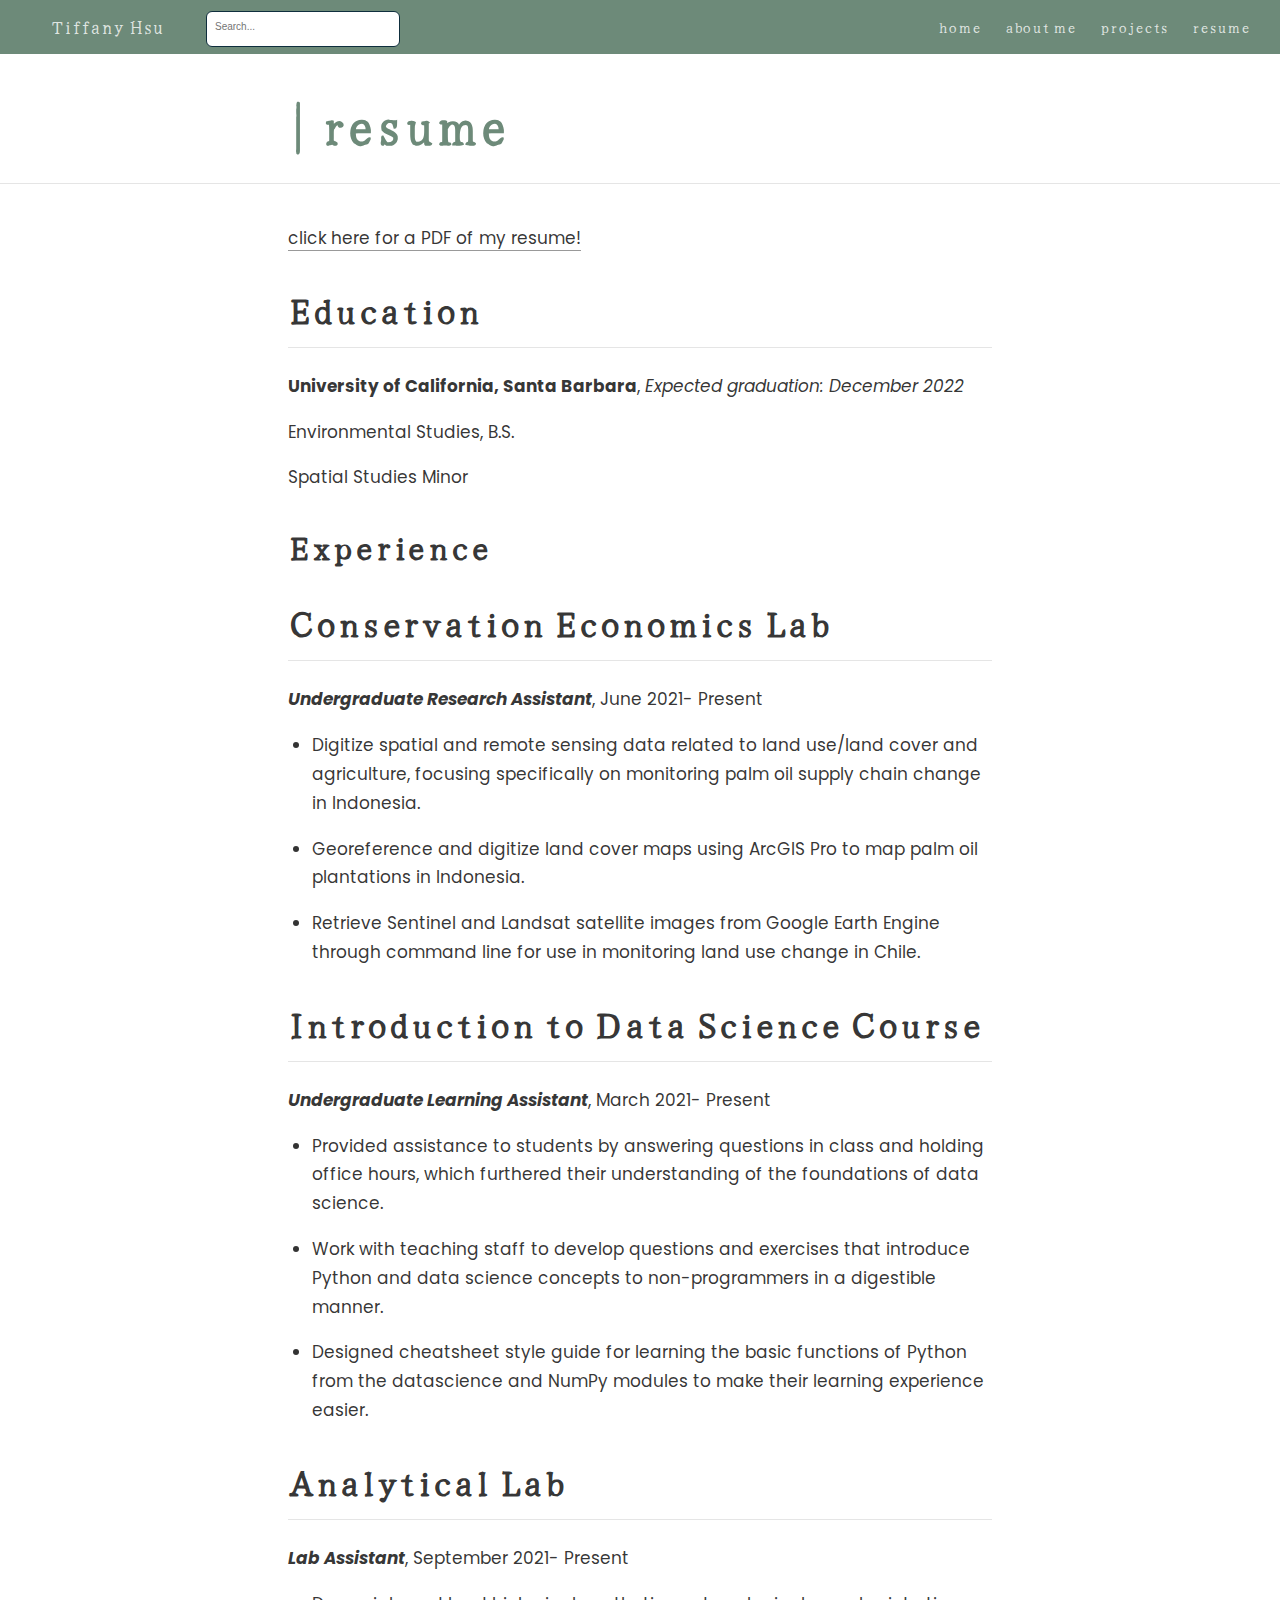
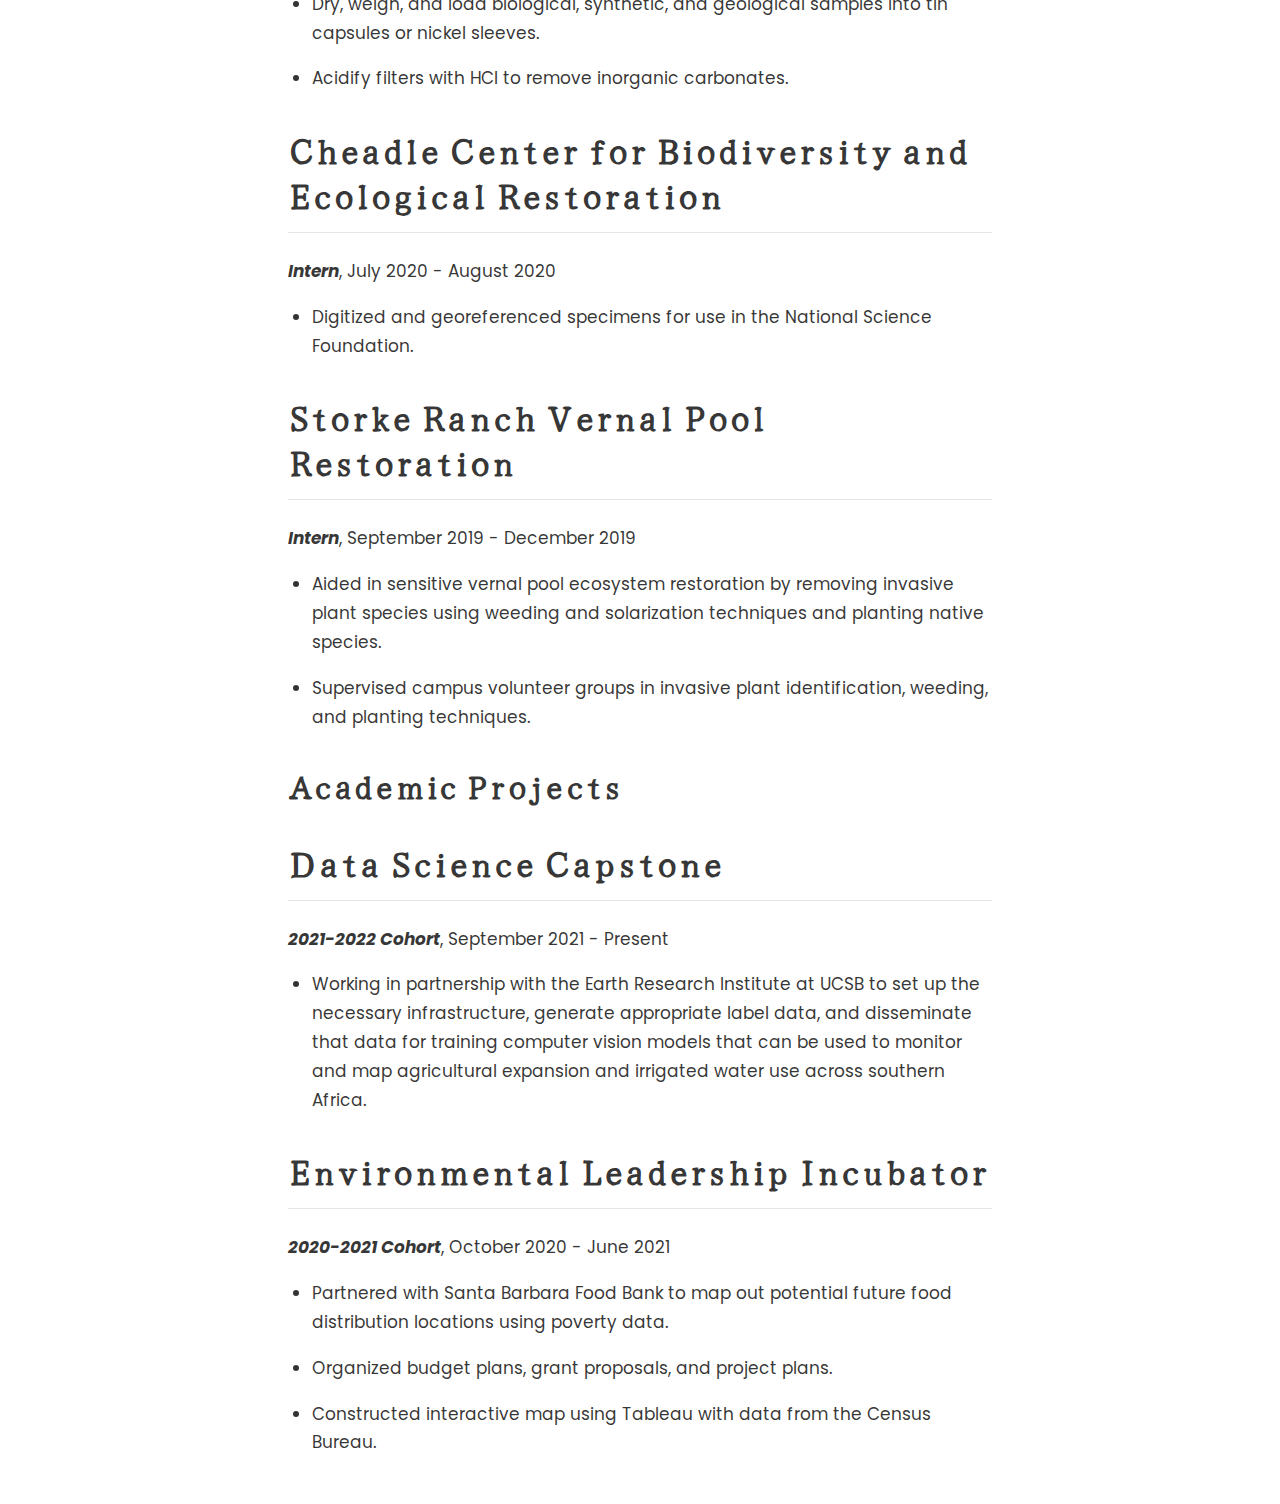
<file: docs/resume.html>
<!DOCTYPE html>

<html xmlns="http://www.w3.org/1999/xhtml" lang="" xml:lang="">

<head>
  <meta charset="utf-8"/>
  <meta name="viewport" content="width=device-width, initial-scale=1"/>
  <meta http-equiv="X-UA-Compatible" content="IE=Edge,chrome=1"/>
  <meta name="generator" content="distill" />

  <style type="text/css">
  /* Hide doc at startup (prevent jankiness while JS renders/transforms) */
  body {
    visibility: hidden;
  }
  </style>

 <!--radix_placeholder_import_source-->
 <!--/radix_placeholder_import_source-->

<style type="text/css">code{white-space: pre;}</style>
<style type="text/css" data-origin="pandoc">
pre > code.sourceCode { white-space: pre; position: relative; }
pre > code.sourceCode > span { display: inline-block; line-height: 1.25; }
pre > code.sourceCode > span:empty { height: 1.2em; }
.sourceCode { overflow: visible; }
code.sourceCode > span { color: inherit; text-decoration: inherit; }
div.sourceCode { margin: 1em 0; }
pre.sourceCode { margin: 0; }
@media screen {
div.sourceCode { overflow: auto; }
}
@media print {
pre > code.sourceCode { white-space: pre-wrap; }
pre > code.sourceCode > span { text-indent: -5em; padding-left: 5em; }
}
pre.numberSource code
  { counter-reset: source-line 0; }
pre.numberSource code > span
  { position: relative; left: -4em; counter-increment: source-line; }
pre.numberSource code > span > a:first-child::before
  { content: counter(source-line);
    position: relative; left: -1em; text-align: right; vertical-align: baseline;
    border: none; display: inline-block;
    -webkit-touch-callout: none; -webkit-user-select: none;
    -khtml-user-select: none; -moz-user-select: none;
    -ms-user-select: none; user-select: none;
    padding: 0 4px; width: 4em;
    color: #aaaaaa;
  }
pre.numberSource { margin-left: 3em; border-left: 1px solid #aaaaaa;  padding-left: 4px; }
div.sourceCode
  {   }
@media screen {
pre > code.sourceCode > span > a:first-child::before { text-decoration: underline; }
}
code span.al { color: #ad0000; } /* Alert */
code span.an { color: #5e5e5e; } /* Annotation */
code span.at { } /* Attribute */
code span.bn { color: #ad0000; } /* BaseN */
code span.bu { } /* BuiltIn */
code span.cf { color: #007ba5; } /* ControlFlow */
code span.ch { color: #20794d; } /* Char */
code span.cn { color: #8f5902; } /* Constant */
code span.co { color: #5e5e5e; } /* Comment */
code span.cv { color: #5e5e5e; font-style: italic; } /* CommentVar */
code span.do { color: #5e5e5e; font-style: italic; } /* Documentation */
code span.dt { color: #ad0000; } /* DataType */
code span.dv { color: #ad0000; } /* DecVal */
code span.er { color: #ad0000; } /* Error */
code span.ex { } /* Extension */
code span.fl { color: #ad0000; } /* Float */
code span.fu { color: #4758ab; } /* Function */
code span.im { } /* Import */
code span.in { color: #5e5e5e; } /* Information */
code span.kw { color: #007ba5; } /* Keyword */
code span.op { color: #5e5e5e; } /* Operator */
code span.ot { color: #007ba5; } /* Other */
code span.pp { color: #ad0000; } /* Preprocessor */
code span.sc { color: #5e5e5e; } /* SpecialChar */
code span.ss { color: #20794d; } /* SpecialString */
code span.st { color: #20794d; } /* String */
code span.va { color: #111111; } /* Variable */
code span.vs { color: #20794d; } /* VerbatimString */
code span.wa { color: #5e5e5e; font-style: italic; } /* Warning */
</style>


  <!--radix_placeholder_meta_tags-->
  <title>Tiffany Hsu: | resume</title>




  <!--  https://developers.facebook.com/docs/sharing/webmasters#markup -->
  <meta property="og:title" content="Tiffany Hsu: | resume"/>
  <meta property="og:type" content="article"/>
  <meta property="og:locale" content="en_US"/>
  <meta property="og:site_name" content="Tiffany Hsu"/>

  <!--  https://dev.twitter.com/cards/types/summary -->
  <meta property="twitter:card" content="summary"/>
  <meta property="twitter:title" content="Tiffany Hsu: | resume"/>

  <!--/radix_placeholder_meta_tags-->
  <!--radix_placeholder_rmarkdown_metadata-->

  <script type="text/json" id="radix-rmarkdown-metadata">
  {"type":"list","attributes":{"names":{"type":"character","attributes":{},"value":["title"]}},"value":[{"type":"character","attributes":{},"value":["| resume"]}]}
  </script>
  <!--/radix_placeholder_rmarkdown_metadata-->
  <!--radix_placeholder_navigation_in_header-->
  <meta name="distill:offset" content=""/>

  <script type="application/javascript">

    window.headroom_prevent_pin = false;

    window.document.addEventListener("DOMContentLoaded", function (event) {

      // initialize headroom for banner
      var header = $('header').get(0);
      var headerHeight = header.offsetHeight;
      var headroom = new Headroom(header, {
        tolerance: 5,
        onPin : function() {
          if (window.headroom_prevent_pin) {
            window.headroom_prevent_pin = false;
            headroom.unpin();
          }
        }
      });
      headroom.init();
      if(window.location.hash)
        headroom.unpin();
      $(header).addClass('headroom--transition');

      // offset scroll location for banner on hash change
      // (see: https://github.com/WickyNilliams/headroom.js/issues/38)
      window.addEventListener("hashchange", function(event) {
        window.scrollTo(0, window.pageYOffset - (headerHeight + 25));
      });

      // responsive menu
      $('.distill-site-header').each(function(i, val) {
        var topnav = $(this);
        var toggle = topnav.find('.nav-toggle');
        toggle.on('click', function() {
          topnav.toggleClass('responsive');
        });
      });

      // nav dropdowns
      $('.nav-dropbtn').click(function(e) {
        $(this).next('.nav-dropdown-content').toggleClass('nav-dropdown-active');
        $(this).parent().siblings('.nav-dropdown')
           .children('.nav-dropdown-content').removeClass('nav-dropdown-active');
      });
      $("body").click(function(e){
        $('.nav-dropdown-content').removeClass('nav-dropdown-active');
      });
      $(".nav-dropdown").click(function(e){
        e.stopPropagation();
      });
    });
  </script>

  <style type="text/css">

  /* Theme (user-documented overrideables for nav appearance) */

  .distill-site-nav {
    color: rgba(255, 255, 255, 0.8);
    background-color: #0F2E3D;
    font-size: 15px;
    font-weight: 300;
  }

  .distill-site-nav a {
    color: inherit;
    text-decoration: none;
  }

  .distill-site-nav a:hover {
    color: white;
  }

  @media print {
    .distill-site-nav {
      display: none;
    }
  }

  .distill-site-header {

  }

  .distill-site-footer {

  }


  /* Site Header */

  .distill-site-header {
    width: 100%;
    box-sizing: border-box;
    z-index: 3;
  }

  .distill-site-header .nav-left {
    display: inline-block;
    margin-left: 8px;
  }

  @media screen and (max-width: 768px) {
    .distill-site-header .nav-left {
      margin-left: 0;
    }
  }


  .distill-site-header .nav-right {
    float: right;
    margin-right: 8px;
  }

  .distill-site-header a,
  .distill-site-header .title {
    display: inline-block;
    text-align: center;
    padding: 14px 10px 14px 10px;
  }

  .distill-site-header .title {
    font-size: 18px;
    min-width: 150px;
  }

  .distill-site-header .logo {
    padding: 0;
  }

  .distill-site-header .logo img {
    display: none;
    max-height: 20px;
    width: auto;
    margin-bottom: -4px;
  }

  .distill-site-header .nav-image img {
    max-height: 18px;
    width: auto;
    display: inline-block;
    margin-bottom: -3px;
  }



  @media screen and (min-width: 1000px) {
    .distill-site-header .logo img {
      display: inline-block;
    }
    .distill-site-header .nav-left {
      margin-left: 20px;
    }
    .distill-site-header .nav-right {
      margin-right: 20px;
    }
    .distill-site-header .title {
      padding-left: 12px;
    }
  }


  .distill-site-header .nav-toggle {
    display: none;
  }

  .nav-dropdown {
    display: inline-block;
    position: relative;
  }

  .nav-dropdown .nav-dropbtn {
    border: none;
    outline: none;
    color: rgba(255, 255, 255, 0.8);
    padding: 16px 10px;
    background-color: transparent;
    font-family: inherit;
    font-size: inherit;
    font-weight: inherit;
    margin: 0;
    margin-top: 1px;
    z-index: 2;
  }

  .nav-dropdown-content {
    display: none;
    position: absolute;
    background-color: white;
    min-width: 200px;
    border: 1px solid rgba(0,0,0,0.15);
    border-radius: 4px;
    box-shadow: 0px 8px 16px 0px rgba(0,0,0,0.1);
    z-index: 1;
    margin-top: 2px;
    white-space: nowrap;
    padding-top: 4px;
    padding-bottom: 4px;
  }

  .nav-dropdown-content hr {
    margin-top: 4px;
    margin-bottom: 4px;
    border: none;
    border-bottom: 1px solid rgba(0, 0, 0, 0.1);
  }

  .nav-dropdown-active {
    display: block;
  }

  .nav-dropdown-content a, .nav-dropdown-content .nav-dropdown-header {
    color: black;
    padding: 6px 24px;
    text-decoration: none;
    display: block;
    text-align: left;
  }

  .nav-dropdown-content .nav-dropdown-header {
    display: block;
    padding: 5px 24px;
    padding-bottom: 0;
    text-transform: uppercase;
    font-size: 14px;
    color: #999999;
    white-space: nowrap;
  }

  .nav-dropdown:hover .nav-dropbtn {
    color: white;
  }

  .nav-dropdown-content a:hover {
    background-color: #ddd;
    color: black;
  }

  .nav-right .nav-dropdown-content {
    margin-left: -45%;
    right: 0;
  }

  @media screen and (max-width: 768px) {
    .distill-site-header a, .distill-site-header .nav-dropdown  {display: none;}
    .distill-site-header a.nav-toggle {
      float: right;
      display: block;
    }
    .distill-site-header .title {
      margin-left: 0;
    }
    .distill-site-header .nav-right {
      margin-right: 0;
    }
    .distill-site-header {
      overflow: hidden;
    }
    .nav-right .nav-dropdown-content {
      margin-left: 0;
    }
  }


  @media screen and (max-width: 768px) {
    .distill-site-header.responsive {position: relative; min-height: 500px; }
    .distill-site-header.responsive a.nav-toggle {
      position: absolute;
      right: 0;
      top: 0;
    }
    .distill-site-header.responsive a,
    .distill-site-header.responsive .nav-dropdown {
      display: block;
      text-align: left;
    }
    .distill-site-header.responsive .nav-left,
    .distill-site-header.responsive .nav-right {
      width: 100%;
    }
    .distill-site-header.responsive .nav-dropdown {float: none;}
    .distill-site-header.responsive .nav-dropdown-content {position: relative;}
    .distill-site-header.responsive .nav-dropdown .nav-dropbtn {
      display: block;
      width: 100%;
      text-align: left;
    }
  }

  /* Site Footer */

  .distill-site-footer {
    width: 100%;
    overflow: hidden;
    box-sizing: border-box;
    z-index: 3;
    margin-top: 30px;
    padding-top: 30px;
    padding-bottom: 30px;
    text-align: center;
  }

  /* Headroom */

  d-title {
    padding-top: 6rem;
  }

  @media print {
    d-title {
      padding-top: 4rem;
    }
  }

  .headroom {
    z-index: 1000;
    position: fixed;
    top: 0;
    left: 0;
    right: 0;
  }

  .headroom--transition {
    transition: all .4s ease-in-out;
  }

  .headroom--unpinned {
    top: -100px;
  }

  .headroom--pinned {
    top: 0;
  }

  /* adjust viewport for navbar height */
  /* helps vertically center bootstrap (non-distill) content */
  .min-vh-100 {
    min-height: calc(100vh - 100px) !important;
  }

  </style>

  <script src="site_libs/jquery-3.6.0/jquery-3.6.0.min.js"></script>
  <link href="site_libs/font-awesome-5.1.0/css/all.css" rel="stylesheet"/>
  <link href="site_libs/font-awesome-5.1.0/css/v4-shims.css" rel="stylesheet"/>
  <script src="site_libs/headroom-0.9.4/headroom.min.js"></script>
  <script src="site_libs/autocomplete-0.37.1/autocomplete.min.js"></script>
  <script src="site_libs/fuse-6.4.1/fuse.min.js"></script>

  <script type="application/javascript">

  function getMeta(metaName) {
    var metas = document.getElementsByTagName('meta');
    for (let i = 0; i < metas.length; i++) {
      if (metas[i].getAttribute('name') === metaName) {
        return metas[i].getAttribute('content');
      }
    }
    return '';
  }

  function offsetURL(url) {
    var offset = getMeta('distill:offset');
    return offset ? offset + '/' + url : url;
  }

  function createFuseIndex() {

    // create fuse index
    var options = {
      keys: [
        { name: 'title', weight: 20 },
        { name: 'categories', weight: 15 },
        { name: 'description', weight: 10 },
        { name: 'contents', weight: 5 },
      ],
      ignoreLocation: true,
      threshold: 0
    };
    var fuse = new window.Fuse([], options);

    // fetch the main search.json
    return fetch(offsetURL('search.json'))
      .then(function(response) {
        if (response.status == 200) {
          return response.json().then(function(json) {
            // index main articles
            json.articles.forEach(function(article) {
              fuse.add(article);
            });
            // download collections and index their articles
            return Promise.all(json.collections.map(function(collection) {
              return fetch(offsetURL(collection)).then(function(response) {
                if (response.status === 200) {
                  return response.json().then(function(articles) {
                    articles.forEach(function(article) {
                      fuse.add(article);
                    });
                  })
                } else {
                  return Promise.reject(
                    new Error('Unexpected status from search index request: ' +
                              response.status)
                  );
                }
              });
            })).then(function() {
              return fuse;
            });
          });

        } else {
          return Promise.reject(
            new Error('Unexpected status from search index request: ' +
                        response.status)
          );
        }
      });
  }

  window.document.addEventListener("DOMContentLoaded", function (event) {

    // get search element (bail if we don't have one)
    var searchEl = window.document.getElementById('distill-search');
    if (!searchEl)
      return;

    createFuseIndex()
      .then(function(fuse) {

        // make search box visible
        searchEl.classList.remove('hidden');

        // initialize autocomplete
        var options = {
          autoselect: true,
          hint: false,
          minLength: 2,
        };
        window.autocomplete(searchEl, options, [{
          source: function(query, callback) {
            const searchOptions = {
              isCaseSensitive: false,
              shouldSort: true,
              minMatchCharLength: 2,
              limit: 10,
            };
            var results = fuse.search(query, searchOptions);
            callback(results
              .map(function(result) { return result.item; })
            );
          },
          templates: {
            suggestion: function(suggestion) {
              var img = suggestion.preview && Object.keys(suggestion.preview).length > 0
                ? `<img src="${offsetURL(suggestion.preview)}"</img>`
                : '';
              var html = `
                <div class="search-item">
                  <h3>${suggestion.title}</h3>
                  <div class="search-item-description">
                    ${suggestion.description || ''}
                  </div>
                  <div class="search-item-preview">
                    ${img}
                  </div>
                </div>
              `;
              return html;
            }
          }
        }]).on('autocomplete:selected', function(event, suggestion) {
          window.location.href = offsetURL(suggestion.path);
        });
        // remove inline display style on autocompleter (we want to
        // manage responsive display via css)
        $('.algolia-autocomplete').css("display", "");
      })
      .catch(function(error) {
        console.log(error);
      });

  });

  </script>

  <style type="text/css">

  .nav-search {
    font-size: x-small;
  }

  /* Algolioa Autocomplete */

  .algolia-autocomplete {
    display: inline-block;
    margin-left: 10px;
    vertical-align: sub;
    background-color: white;
    color: black;
    padding: 6px;
    padding-top: 8px;
    padding-bottom: 0;
    border-radius: 6px;
    border: 1px #0F2E3D solid;
    width: 180px;
  }


  @media screen and (max-width: 768px) {
    .distill-site-nav .algolia-autocomplete {
      display: none;
      visibility: hidden;
    }
    .distill-site-nav.responsive .algolia-autocomplete {
      display: inline-block;
      visibility: visible;
    }
    .distill-site-nav.responsive .algolia-autocomplete .aa-dropdown-menu {
      margin-left: 0;
      width: 400px;
      max-height: 400px;
    }
  }

  .algolia-autocomplete .aa-input, .algolia-autocomplete .aa-hint {
    width: 90%;
    outline: none;
    border: none;
  }

  .algolia-autocomplete .aa-hint {
    color: #999;
  }
  .algolia-autocomplete .aa-dropdown-menu {
    width: 550px;
    max-height: 70vh;
    overflow-x: visible;
    overflow-y: scroll;
    padding: 5px;
    margin-top: 3px;
    margin-left: -150px;
    background-color: #fff;
    border-radius: 5px;
    border: 1px solid #999;
    border-top: none;
  }

  .algolia-autocomplete .aa-dropdown-menu .aa-suggestion {
    cursor: pointer;
    padding: 5px 4px;
    border-bottom: 1px solid #eee;
  }

  .algolia-autocomplete .aa-dropdown-menu .aa-suggestion:last-of-type {
    border-bottom: none;
    margin-bottom: 2px;
  }

  .algolia-autocomplete .aa-dropdown-menu .aa-suggestion .search-item {
    overflow: hidden;
    font-size: 0.8em;
    line-height: 1.4em;
  }

  .algolia-autocomplete .aa-dropdown-menu .aa-suggestion .search-item h3 {
    font-size: 1rem;
    margin-block-start: 0;
    margin-block-end: 5px;
  }

  .algolia-autocomplete .aa-dropdown-menu .aa-suggestion .search-item-description {
    display: inline-block;
    overflow: hidden;
    height: 2.8em;
    width: 80%;
    margin-right: 4%;
  }

  .algolia-autocomplete .aa-dropdown-menu .aa-suggestion .search-item-preview {
    display: inline-block;
    width: 15%;
  }

  .algolia-autocomplete .aa-dropdown-menu .aa-suggestion .search-item-preview img {
    height: 3em;
    width: auto;
    display: none;
  }

  .algolia-autocomplete .aa-dropdown-menu .aa-suggestion .search-item-preview img[src] {
    display: initial;
  }

  .algolia-autocomplete .aa-dropdown-menu .aa-suggestion.aa-cursor {
    background-color: #eee;
  }
  .algolia-autocomplete .aa-dropdown-menu .aa-suggestion em {
    font-weight: bold;
    font-style: normal;
  }

  </style>


  <!--/radix_placeholder_navigation_in_header-->
  <!--radix_placeholder_distill-->

  <style type="text/css">

  body {
    background-color: white;
  }

  .pandoc-table {
    width: 100%;
  }

  .pandoc-table>caption {
    margin-bottom: 10px;
  }

  .pandoc-table th:not([align]) {
    text-align: left;
  }

  .pagedtable-footer {
    font-size: 15px;
  }

  d-byline .byline {
    grid-template-columns: 2fr 2fr;
  }

  d-byline .byline h3 {
    margin-block-start: 1.5em;
  }

  d-byline .byline .authors-affiliations h3 {
    margin-block-start: 0.5em;
  }

  .authors-affiliations .orcid-id {
    width: 16px;
    height:16px;
    margin-left: 4px;
    margin-right: 4px;
    vertical-align: middle;
    padding-bottom: 2px;
  }

  d-title .dt-tags {
    margin-top: 1em;
    grid-column: text;
  }

  .dt-tags .dt-tag {
    text-decoration: none;
    display: inline-block;
    color: rgba(0,0,0,0.6);
    padding: 0em 0.4em;
    margin-right: 0.5em;
    margin-bottom: 0.4em;
    font-size: 70%;
    border: 1px solid rgba(0,0,0,0.2);
    border-radius: 3px;
    text-transform: uppercase;
    font-weight: 500;
  }

  d-article table.gt_table td,
  d-article table.gt_table th {
    border-bottom: none;
  }

  .html-widget {
    margin-bottom: 2.0em;
  }

  .l-screen-inset {
    padding-right: 16px;
  }

  .l-screen .caption {
    margin-left: 10px;
  }

  .shaded {
    background: rgb(247, 247, 247);
    padding-top: 20px;
    padding-bottom: 20px;
    border-top: 1px solid rgba(0, 0, 0, 0.1);
    border-bottom: 1px solid rgba(0, 0, 0, 0.1);
  }

  .shaded .html-widget {
    margin-bottom: 0;
    border: 1px solid rgba(0, 0, 0, 0.1);
  }

  .shaded .shaded-content {
    background: white;
  }

  .text-output {
    margin-top: 0;
    line-height: 1.5em;
  }

  .hidden {
    display: none !important;
  }

  d-article {
    padding-top: 2.5rem;
    padding-bottom: 30px;
  }

  d-appendix {
    padding-top: 30px;
  }

  d-article>p>img {
    width: 100%;
  }

  d-article h2 {
    margin: 1rem 0 1.5rem 0;
  }

  d-article h3 {
    margin-top: 1.5rem;
  }

  d-article iframe {
    border: 1px solid rgba(0, 0, 0, 0.1);
    margin-bottom: 2.0em;
    width: 100%;
  }

  /* Tweak code blocks */

  d-article div.sourceCode code,
  d-article pre code {
    font-family: Consolas, Monaco, 'Andale Mono', 'Ubuntu Mono', monospace;
  }

  d-article pre,
  d-article div.sourceCode,
  d-article div.sourceCode pre {
    overflow: auto;
  }

  d-article div.sourceCode {
    background-color: white;
  }

  d-article div.sourceCode pre {
    padding-left: 10px;
    font-size: 12px;
    border-left: 2px solid rgba(0,0,0,0.1);
  }

  d-article pre {
    font-size: 12px;
    color: black;
    background: none;
    margin-top: 0;
    text-align: left;
    white-space: pre;
    word-spacing: normal;
    word-break: normal;
    word-wrap: normal;
    line-height: 1.5;

    -moz-tab-size: 4;
    -o-tab-size: 4;
    tab-size: 4;

    -webkit-hyphens: none;
    -moz-hyphens: none;
    -ms-hyphens: none;
    hyphens: none;
  }

  d-article pre a {
    border-bottom: none;
  }

  d-article pre a:hover {
    border-bottom: none;
    text-decoration: underline;
  }

  d-article details {
    grid-column: text;
    margin-bottom: 0.8em;
  }

  @media(min-width: 768px) {

  d-article pre,
  d-article div.sourceCode,
  d-article div.sourceCode pre {
    overflow: visible !important;
  }

  d-article div.sourceCode pre {
    padding-left: 18px;
    font-size: 14px;
  }

  d-article pre {
    font-size: 14px;
  }

  }

  figure img.external {
    background: white;
    border: 1px solid rgba(0, 0, 0, 0.1);
    box-shadow: 0 1px 8px rgba(0, 0, 0, 0.1);
    padding: 18px;
    box-sizing: border-box;
  }

  /* CSS for d-contents */

  .d-contents {
    grid-column: text;
    color: rgba(0,0,0,0.8);
    font-size: 0.9em;
    padding-bottom: 1em;
    margin-bottom: 1em;
    padding-bottom: 0.5em;
    margin-bottom: 1em;
    padding-left: 0.25em;
    justify-self: start;
  }

  @media(min-width: 1000px) {
    .d-contents.d-contents-float {
      height: 0;
      grid-column-start: 1;
      grid-column-end: 4;
      justify-self: center;
      padding-right: 3em;
      padding-left: 2em;
    }
  }

  .d-contents nav h3 {
    font-size: 18px;
    margin-top: 0;
    margin-bottom: 1em;
  }

  .d-contents li {
    list-style-type: none
  }

  .d-contents nav > ul {
    padding-left: 0;
  }

  .d-contents ul {
    padding-left: 1em
  }

  .d-contents nav ul li {
    margin-top: 0.6em;
    margin-bottom: 0.2em;
  }

  .d-contents nav a {
    font-size: 13px;
    border-bottom: none;
    text-decoration: none
    color: rgba(0, 0, 0, 0.8);
  }

  .d-contents nav a:hover {
    text-decoration: underline solid rgba(0, 0, 0, 0.6)
  }

  .d-contents nav > ul > li > a {
    font-weight: 600;
  }

  .d-contents nav > ul > li > ul {
    font-weight: inherit;
  }

  .d-contents nav > ul > li > ul > li {
    margin-top: 0.2em;
  }


  .d-contents nav ul {
    margin-top: 0;
    margin-bottom: 0.25em;
  }

  .d-article-with-toc h2:nth-child(2) {
    margin-top: 0;
  }


  /* Figure */

  .figure {
    position: relative;
    margin-bottom: 2.5em;
    margin-top: 1.5em;
  }

  .figure img {
    width: 100%;
  }

  .figure .caption {
    color: rgba(0, 0, 0, 0.6);
    font-size: 12px;
    line-height: 1.5em;
  }

  .figure img.external {
    background: white;
    border: 1px solid rgba(0, 0, 0, 0.1);
    box-shadow: 0 1px 8px rgba(0, 0, 0, 0.1);
    padding: 18px;
    box-sizing: border-box;
  }

  .figure .caption a {
    color: rgba(0, 0, 0, 0.6);
  }

  .figure .caption b,
  .figure .caption strong, {
    font-weight: 600;
    color: rgba(0, 0, 0, 1.0);
  }

  /* Citations */

  d-article .citation {
    color: inherit;
    cursor: inherit;
  }

  div.hanging-indent{
    margin-left: 1em; text-indent: -1em;
  }

  /* Citation hover box */

  .tippy-box[data-theme~=light-border] {
    background-color: rgba(250, 250, 250, 0.95);
  }

  .tippy-content > p {
    margin-bottom: 0;
    padding: 2px;
  }


  /* Tweak 1000px media break to show more text */

  @media(min-width: 1000px) {
    .base-grid,
    distill-header,
    d-title,
    d-abstract,
    d-article,
    d-appendix,
    distill-appendix,
    d-byline,
    d-footnote-list,
    d-citation-list,
    distill-footer {
      grid-template-columns: [screen-start] 1fr [page-start kicker-start] 80px [middle-start] 50px [text-start kicker-end] 65px 65px 65px 65px 65px 65px 65px 65px [text-end gutter-start] 65px [middle-end] 65px [page-end gutter-end] 1fr [screen-end];
      grid-column-gap: 16px;
    }

    .grid {
      grid-column-gap: 16px;
    }

    d-article {
      font-size: 1.06rem;
      line-height: 1.7em;
    }
    figure .caption, .figure .caption, figure figcaption {
      font-size: 13px;
    }
  }

  @media(min-width: 1180px) {
    .base-grid,
    distill-header,
    d-title,
    d-abstract,
    d-article,
    d-appendix,
    distill-appendix,
    d-byline,
    d-footnote-list,
    d-citation-list,
    distill-footer {
      grid-template-columns: [screen-start] 1fr [page-start kicker-start] 60px [middle-start] 60px [text-start kicker-end] 60px 60px 60px 60px 60px 60px 60px 60px [text-end gutter-start] 60px [middle-end] 60px [page-end gutter-end] 1fr [screen-end];
      grid-column-gap: 32px;
    }

    .grid {
      grid-column-gap: 32px;
    }
  }


  /* Get the citation styles for the appendix (not auto-injected on render since
     we do our own rendering of the citation appendix) */

  d-appendix .citation-appendix,
  .d-appendix .citation-appendix {
    font-size: 11px;
    line-height: 15px;
    border-left: 1px solid rgba(0, 0, 0, 0.1);
    padding-left: 18px;
    border: 1px solid rgba(0,0,0,0.1);
    background: rgba(0, 0, 0, 0.02);
    padding: 10px 18px;
    border-radius: 3px;
    color: rgba(150, 150, 150, 1);
    overflow: hidden;
    margin-top: -12px;
    white-space: pre-wrap;
    word-wrap: break-word;
  }

  /* Include appendix styles here so they can be overridden */

  d-appendix {
    contain: layout style;
    font-size: 0.8em;
    line-height: 1.7em;
    margin-top: 60px;
    margin-bottom: 0;
    border-top: 1px solid rgba(0, 0, 0, 0.1);
    color: rgba(0,0,0,0.5);
    padding-top: 60px;
    padding-bottom: 48px;
  }

  d-appendix h3 {
    grid-column: page-start / text-start;
    font-size: 15px;
    font-weight: 500;
    margin-top: 1em;
    margin-bottom: 0;
    color: rgba(0,0,0,0.65);
  }

  d-appendix h3 + * {
    margin-top: 1em;
  }

  d-appendix ol {
    padding: 0 0 0 15px;
  }

  @media (min-width: 768px) {
    d-appendix ol {
      padding: 0 0 0 30px;
      margin-left: -30px;
    }
  }

  d-appendix li {
    margin-bottom: 1em;
  }

  d-appendix a {
    color: rgba(0, 0, 0, 0.6);
  }

  d-appendix > * {
    grid-column: text;
  }

  d-appendix > d-footnote-list,
  d-appendix > d-citation-list,
  d-appendix > distill-appendix {
    grid-column: screen;
  }

  /* Include footnote styles here so they can be overridden */

  d-footnote-list {
    contain: layout style;
  }

  d-footnote-list > * {
    grid-column: text;
  }

  d-footnote-list a.footnote-backlink {
    color: rgba(0,0,0,0.3);
    padding-left: 0.5em;
  }



  /* Anchor.js */

  .anchorjs-link {
    /*transition: all .25s linear; */
    text-decoration: none;
    border-bottom: none;
  }
  *:hover > .anchorjs-link {
    margin-left: -1.125em !important;
    text-decoration: none;
    border-bottom: none;
  }

  /* Social footer */

  .social_footer {
    margin-top: 30px;
    margin-bottom: 0;
    color: rgba(0,0,0,0.67);
  }

  .disqus-comments {
    margin-right: 30px;
  }

  .disqus-comment-count {
    border-bottom: 1px solid rgba(0, 0, 0, 0.4);
    cursor: pointer;
  }

  #disqus_thread {
    margin-top: 30px;
  }

  .article-sharing a {
    border-bottom: none;
    margin-right: 8px;
  }

  .article-sharing a:hover {
    border-bottom: none;
  }

  .sidebar-section.subscribe {
    font-size: 12px;
    line-height: 1.6em;
  }

  .subscribe p {
    margin-bottom: 0.5em;
  }


  .article-footer .subscribe {
    font-size: 15px;
    margin-top: 45px;
  }


  .sidebar-section.custom {
    font-size: 12px;
    line-height: 1.6em;
  }

  .custom p {
    margin-bottom: 0.5em;
  }

  /* Styles for listing layout (hide title) */
  .layout-listing d-title, .layout-listing .d-title {
    display: none;
  }

  /* Styles for posts lists (not auto-injected) */


  .posts-with-sidebar {
    padding-left: 45px;
    padding-right: 45px;
  }

  .posts-list .description h2,
  .posts-list .description p {
    font-family: -apple-system, BlinkMacSystemFont, "Segoe UI", Roboto, Oxygen, Ubuntu, Cantarell, "Fira Sans", "Droid Sans", "Helvetica Neue", Arial, sans-serif;
  }

  .posts-list .description h2 {
    font-weight: 700;
    border-bottom: none;
    padding-bottom: 0;
  }

  .posts-list h2.post-tag {
    border-bottom: 1px solid rgba(0, 0, 0, 0.2);
    padding-bottom: 12px;
  }
  .posts-list {
    margin-top: 60px;
    margin-bottom: 24px;
  }

  .posts-list .post-preview {
    text-decoration: none;
    overflow: hidden;
    display: block;
    border-bottom: 1px solid rgba(0, 0, 0, 0.1);
    padding: 24px 0;
  }

  .post-preview-last {
    border-bottom: none !important;
  }

  .posts-list .posts-list-caption {
    grid-column: screen;
    font-weight: 400;
  }

  .posts-list .post-preview h2 {
    margin: 0 0 6px 0;
    line-height: 1.2em;
    font-style: normal;
    font-size: 24px;
  }

  .posts-list .post-preview p {
    margin: 0 0 12px 0;
    line-height: 1.4em;
    font-size: 16px;
  }

  .posts-list .post-preview .thumbnail {
    box-sizing: border-box;
    margin-bottom: 24px;
    position: relative;
    max-width: 500px;
  }
  .posts-list .post-preview img {
    width: 100%;
    display: block;
  }

  .posts-list .metadata {
    font-size: 12px;
    line-height: 1.4em;
    margin-bottom: 18px;
  }

  .posts-list .metadata > * {
    display: inline-block;
  }

  .posts-list .metadata .publishedDate {
    margin-right: 2em;
  }

  .posts-list .metadata .dt-authors {
    display: block;
    margin-top: 0.3em;
    margin-right: 2em;
  }

  .posts-list .dt-tags {
    display: block;
    line-height: 1em;
  }

  .posts-list .dt-tags .dt-tag {
    display: inline-block;
    color: rgba(0,0,0,0.6);
    padding: 0.3em 0.4em;
    margin-right: 0.2em;
    margin-bottom: 0.4em;
    font-size: 60%;
    border: 1px solid rgba(0,0,0,0.2);
    border-radius: 3px;
    text-transform: uppercase;
    font-weight: 500;
  }

  .posts-list img {
    opacity: 1;
  }

  .posts-list img[data-src] {
    opacity: 0;
  }

  .posts-more {
    clear: both;
  }


  .posts-sidebar {
    font-size: 16px;
  }

  .posts-sidebar h3 {
    font-size: 16px;
    margin-top: 0;
    margin-bottom: 0.5em;
    font-weight: 400;
    text-transform: uppercase;
  }

  .sidebar-section {
    margin-bottom: 30px;
  }

  .categories ul {
    list-style-type: none;
    margin: 0;
    padding: 0;
  }

  .categories li {
    color: rgba(0, 0, 0, 0.8);
    margin-bottom: 0;
  }

  .categories li>a {
    border-bottom: none;
  }

  .categories li>a:hover {
    border-bottom: 1px solid rgba(0, 0, 0, 0.4);
  }

  .categories .active {
    font-weight: 600;
  }

  .categories .category-count {
    color: rgba(0, 0, 0, 0.4);
  }


  @media(min-width: 768px) {
    .posts-list .post-preview h2 {
      font-size: 26px;
    }
    .posts-list .post-preview .thumbnail {
      float: right;
      width: 30%;
      margin-bottom: 0;
    }
    .posts-list .post-preview .description {
      float: left;
      width: 45%;
    }
    .posts-list .post-preview .metadata {
      float: left;
      width: 20%;
      margin-top: 8px;
    }
    .posts-list .post-preview p {
      margin: 0 0 12px 0;
      line-height: 1.5em;
      font-size: 16px;
    }
    .posts-with-sidebar .posts-list {
      float: left;
      width: 75%;
    }
    .posts-with-sidebar .posts-sidebar {
      float: right;
      width: 20%;
      margin-top: 60px;
      padding-top: 24px;
      padding-bottom: 24px;
    }
  }


  /* Improve display for browsers without grid (IE/Edge <= 15) */

  .downlevel {
    line-height: 1.6em;
    font-family: -apple-system, BlinkMacSystemFont, "Segoe UI", Roboto, Oxygen, Ubuntu, Cantarell, "Fira Sans", "Droid Sans", "Helvetica Neue", Arial, sans-serif;
    margin: 0;
  }

  .downlevel .d-title {
    padding-top: 6rem;
    padding-bottom: 1.5rem;
  }

  .downlevel .d-title h1 {
    font-size: 50px;
    font-weight: 700;
    line-height: 1.1em;
    margin: 0 0 0.5rem;
  }

  .downlevel .d-title p {
    font-weight: 300;
    font-size: 1.2rem;
    line-height: 1.55em;
    margin-top: 0;
  }

  .downlevel .d-byline {
    padding-top: 0.8em;
    padding-bottom: 0.8em;
    font-size: 0.8rem;
    line-height: 1.8em;
  }

  .downlevel .section-separator {
    border: none;
    border-top: 1px solid rgba(0, 0, 0, 0.1);
  }

  .downlevel .d-article {
    font-size: 1.06rem;
    line-height: 1.7em;
    padding-top: 1rem;
    padding-bottom: 2rem;
  }


  .downlevel .d-appendix {
    padding-left: 0;
    padding-right: 0;
    max-width: none;
    font-size: 0.8em;
    line-height: 1.7em;
    margin-bottom: 0;
    color: rgba(0,0,0,0.5);
    padding-top: 40px;
    padding-bottom: 48px;
  }

  .downlevel .footnotes ol {
    padding-left: 13px;
  }

  .downlevel .base-grid,
  .downlevel .distill-header,
  .downlevel .d-title,
  .downlevel .d-abstract,
  .downlevel .d-article,
  .downlevel .d-appendix,
  .downlevel .distill-appendix,
  .downlevel .d-byline,
  .downlevel .d-footnote-list,
  .downlevel .d-citation-list,
  .downlevel .distill-footer,
  .downlevel .appendix-bottom,
  .downlevel .posts-container {
    padding-left: 40px;
    padding-right: 40px;
  }

  @media(min-width: 768px) {
    .downlevel .base-grid,
    .downlevel .distill-header,
    .downlevel .d-title,
    .downlevel .d-abstract,
    .downlevel .d-article,
    .downlevel .d-appendix,
    .downlevel .distill-appendix,
    .downlevel .d-byline,
    .downlevel .d-footnote-list,
    .downlevel .d-citation-list,
    .downlevel .distill-footer,
    .downlevel .appendix-bottom,
    .downlevel .posts-container {
    padding-left: 150px;
    padding-right: 150px;
    max-width: 900px;
  }
  }

  .downlevel pre code {
    display: block;
    border-left: 2px solid rgba(0, 0, 0, .1);
    padding: 0 0 0 20px;
    font-size: 14px;
  }

  .downlevel code, .downlevel pre {
    color: black;
    background: none;
    font-family: Consolas, Monaco, 'Andale Mono', 'Ubuntu Mono', monospace;
    text-align: left;
    white-space: pre;
    word-spacing: normal;
    word-break: normal;
    word-wrap: normal;
    line-height: 1.5;

    -moz-tab-size: 4;
    -o-tab-size: 4;
    tab-size: 4;

    -webkit-hyphens: none;
    -moz-hyphens: none;
    -ms-hyphens: none;
    hyphens: none;
  }

  .downlevel .posts-list .post-preview {
    color: inherit;
  }



  </style>

  <script type="application/javascript">

  function is_downlevel_browser() {
    if (bowser.isUnsupportedBrowser({ msie: "12", msedge: "16"},
                                   window.navigator.userAgent)) {
      return true;
    } else {
      return window.load_distill_framework === undefined;
    }
  }

  // show body when load is complete
  function on_load_complete() {

    // add anchors
    if (window.anchors) {
      window.anchors.options.placement = 'left';
      window.anchors.add('d-article > h2, d-article > h3, d-article > h4, d-article > h5');
    }


    // set body to visible
    document.body.style.visibility = 'visible';

    // force redraw for leaflet widgets
    if (window.HTMLWidgets) {
      var maps = window.HTMLWidgets.findAll(".leaflet");
      $.each(maps, function(i, el) {
        var map = this.getMap();
        map.invalidateSize();
        map.eachLayer(function(layer) {
          if (layer instanceof L.TileLayer)
            layer.redraw();
        });
      });
    }

    // trigger 'shown' so htmlwidgets resize
    $('d-article').trigger('shown');
  }

  function init_distill() {

    init_common();

    // create front matter
    var front_matter = $('<d-front-matter></d-front-matter>');
    $('#distill-front-matter').wrap(front_matter);

    // create d-title
    $('.d-title').changeElementType('d-title');

    // create d-byline
    var byline = $('<d-byline></d-byline>');
    $('.d-byline').replaceWith(byline);

    // create d-article
    var article = $('<d-article></d-article>');
    $('.d-article').wrap(article).children().unwrap();

    // move posts container into article
    $('.posts-container').appendTo($('d-article'));

    // create d-appendix
    $('.d-appendix').changeElementType('d-appendix');

    // flag indicating that we have appendix items
    var appendix = $('.appendix-bottom').children('h3').length > 0;

    // replace footnotes with <d-footnote>
    $('.footnote-ref').each(function(i, val) {
      appendix = true;
      var href = $(this).attr('href');
      var id = href.replace('#', '');
      var fn = $('#' + id);
      var fn_p = $('#' + id + '>p');
      fn_p.find('.footnote-back').remove();
      var text = fn_p.html();
      var dtfn = $('<d-footnote></d-footnote>');
      dtfn.html(text);
      $(this).replaceWith(dtfn);
    });
    // remove footnotes
    $('.footnotes').remove();

    // move refs into #references-listing
    $('#references-listing').replaceWith($('#refs'));

    $('h1.appendix, h2.appendix').each(function(i, val) {
      $(this).changeElementType('h3');
    });
    $('h3.appendix').each(function(i, val) {
      var id = $(this).attr('id');
      $('.d-contents a[href="#' + id + '"]').parent().remove();
      appendix = true;
      $(this).nextUntil($('h1, h2, h3')).addBack().appendTo($('d-appendix'));
    });

    // show d-appendix if we have appendix content
    $("d-appendix").css('display', appendix ? 'grid' : 'none');

    // localize layout chunks to just output
    $('.layout-chunk').each(function(i, val) {

      // capture layout
      var layout = $(this).attr('data-layout');

      // apply layout to markdown level block elements
      var elements = $(this).children().not('details, div.sourceCode, pre, script');
      elements.each(function(i, el) {
        var layout_div = $('<div class="' + layout + '"></div>');
        if (layout_div.hasClass('shaded')) {
          var shaded_content = $('<div class="shaded-content"></div>');
          $(this).wrap(shaded_content);
          $(this).parent().wrap(layout_div);
        } else {
          $(this).wrap(layout_div);
        }
      });


      // unwrap the layout-chunk div
      $(this).children().unwrap();
    });

    // remove code block used to force  highlighting css
    $('.distill-force-highlighting-css').parent().remove();

    // remove empty line numbers inserted by pandoc when using a
    // custom syntax highlighting theme
    $('code.sourceCode a:empty').remove();

    // load distill framework
    load_distill_framework();

    // wait for window.distillRunlevel == 4 to do post processing
    function distill_post_process() {

      if (!window.distillRunlevel || window.distillRunlevel < 4)
        return;

      // hide author/affiliations entirely if we have no authors
      var front_matter = JSON.parse($("#distill-front-matter").html());
      var have_authors = front_matter.authors && front_matter.authors.length > 0;
      if (!have_authors)
        $('d-byline').addClass('hidden');

      // article with toc class
      $('.d-contents').parent().addClass('d-article-with-toc');

      // strip links that point to #
      $('.authors-affiliations').find('a[href="#"]').removeAttr('href');

      // add orcid ids
      $('.authors-affiliations').find('.author').each(function(i, el) {
        var orcid_id = front_matter.authors[i].orcidID;
        if (orcid_id) {
          var a = $('<a></a>');
          a.attr('href', 'https://orcid.org/' + orcid_id);
          var img = $('<img></img>');
          img.addClass('orcid-id');
          img.attr('alt', 'ORCID ID');
          img.attr('src','[data-uri]');
          a.append(img);
          $(this).append(a);
        }
      });

      // hide elements of author/affiliations grid that have no value
      function hide_byline_column(caption) {
        $('d-byline').find('h3:contains("' + caption + '")').parent().css('visibility', 'hidden');
      }

      // affiliations
      var have_affiliations = false;
      for (var i = 0; i<front_matter.authors.length; ++i) {
        var author = front_matter.authors[i];
        if (author.affiliation !== "&nbsp;") {
          have_affiliations = true;
          break;
        }
      }
      if (!have_affiliations)
        $('d-byline').find('h3:contains("Affiliations")').css('visibility', 'hidden');

      // published date
      if (!front_matter.publishedDate)
        hide_byline_column("Published");

      // document object identifier
      var doi = $('d-byline').find('h3:contains("DOI")');
      var doi_p = doi.next().empty();
      if (!front_matter.doi) {
        // if we have a citation and valid citationText then link to that
        if ($('#citation').length > 0 && front_matter.citationText) {
          doi.html('Citation');
          $('<a href="#citation"></a>')
            .text(front_matter.citationText)
            .appendTo(doi_p);
        } else {
          hide_byline_column("DOI");
        }
      } else {
        $('<a></a>')
           .attr('href', "https://doi.org/" + front_matter.doi)
           .html(front_matter.doi)
           .appendTo(doi_p);
      }

       // change plural form of authors/affiliations
      if (front_matter.authors.length === 1) {
        var grid = $('.authors-affiliations');
        grid.children('h3:contains("Authors")').text('Author');
        grid.children('h3:contains("Affiliations")').text('Affiliation');
      }

      // remove d-appendix and d-footnote-list local styles
      $('d-appendix > style:first-child').remove();
      $('d-footnote-list > style:first-child').remove();

      // move appendix-bottom entries to the bottom
      $('.appendix-bottom').appendTo('d-appendix').children().unwrap();
      $('.appendix-bottom').remove();

      // hoverable references
      $('span.citation[data-cites]').each(function() {
        var refs = $(this).attr('data-cites').split(" ");
        var refHtml = refs.map(function(ref) {
          return "<p>" + $('#ref-' + ref).html() + "</p>";
        }).join("\n");
        window.tippy(this, {
          allowHTML: true,
          content: refHtml,
          maxWidth: 500,
          interactive: true,
          interactiveBorder: 10,
          theme: 'light-border',
          placement: 'bottom-start'
        });
      });

      // clear polling timer
      clearInterval(tid);

      // show body now that everything is ready
      on_load_complete();
    }

    var tid = setInterval(distill_post_process, 50);
    distill_post_process();

  }

  function init_downlevel() {

    init_common();

     // insert hr after d-title
    $('.d-title').after($('<hr class="section-separator"/>'));

    // check if we have authors
    var front_matter = JSON.parse($("#distill-front-matter").html());
    var have_authors = front_matter.authors && front_matter.authors.length > 0;

    // manage byline/border
    if (!have_authors)
      $('.d-byline').remove();
    $('.d-byline').after($('<hr class="section-separator"/>'));
    $('.d-byline a').remove();

    // remove toc
    $('.d-contents').remove();

    // move appendix elements
    $('h1.appendix, h2.appendix').each(function(i, val) {
      $(this).changeElementType('h3');
    });
    $('h3.appendix').each(function(i, val) {
      $(this).nextUntil($('h1, h2, h3')).addBack().appendTo($('.d-appendix'));
    });


    // inject headers into references and footnotes
    var refs_header = $('<h3></h3>');
    refs_header.text('References');
    $('#refs').prepend(refs_header);

    var footnotes_header = $('<h3></h3');
    footnotes_header.text('Footnotes');
    $('.footnotes').children('hr').first().replaceWith(footnotes_header);

    // move appendix-bottom entries to the bottom
    $('.appendix-bottom').appendTo('.d-appendix').children().unwrap();
    $('.appendix-bottom').remove();

    // remove appendix if it's empty
    if ($('.d-appendix').children().length === 0)
      $('.d-appendix').remove();

    // prepend separator above appendix
    $('.d-appendix').before($('<hr class="section-separator" style="clear: both"/>'));

    // trim code
    $('pre>code').each(function(i, val) {
      $(this).html($.trim($(this).html()));
    });

    // move posts-container right before article
    $('.posts-container').insertBefore($('.d-article'));

    $('body').addClass('downlevel');

    on_load_complete();
  }


  function init_common() {

    // jquery plugin to change element types
    (function($) {
      $.fn.changeElementType = function(newType) {
        var attrs = {};

        $.each(this[0].attributes, function(idx, attr) {
          attrs[attr.nodeName] = attr.nodeValue;
        });

        this.replaceWith(function() {
          return $("<" + newType + "/>", attrs).append($(this).contents());
        });
      };
    })(jQuery);

    // prevent underline for linked images
    $('a > img').parent().css({'border-bottom' : 'none'});

    // mark non-body figures created by knitr chunks as 100% width
    $('.layout-chunk').each(function(i, val) {
      var figures = $(this).find('img, .html-widget');
      if ($(this).attr('data-layout') !== "l-body") {
        figures.css('width', '100%');
      } else {
        figures.css('max-width', '100%');
        figures.filter("[width]").each(function(i, val) {
          var fig = $(this);
          fig.css('width', fig.attr('width') + 'px');
        });

      }
    });

    // auto-append index.html to post-preview links in file: protocol
    // and in rstudio ide preview
    $('.post-preview').each(function(i, val) {
      if (window.location.protocol === "file:")
        $(this).attr('href', $(this).attr('href') + "index.html");
    });

    // get rid of index.html references in header
    if (window.location.protocol !== "file:") {
      $('.distill-site-header a[href]').each(function(i,val) {
        $(this).attr('href', $(this).attr('href').replace("index.html", "./"));
      });
    }

    // add class to pandoc style tables
    $('tr.header').parent('thead').parent('table').addClass('pandoc-table');
    $('.kable-table').children('table').addClass('pandoc-table');

    // add figcaption style to table captions
    $('caption').parent('table').addClass("figcaption");

    // initialize posts list
    if (window.init_posts_list)
      window.init_posts_list();

    // implmement disqus comment link
    $('.disqus-comment-count').click(function() {
      window.headroom_prevent_pin = true;
      $('#disqus_thread').toggleClass('hidden');
      if (!$('#disqus_thread').hasClass('hidden')) {
        var offset = $(this).offset();
        $(window).resize();
        $('html, body').animate({
          scrollTop: offset.top - 35
        });
      }
    });
  }

  document.addEventListener('DOMContentLoaded', function() {
    if (is_downlevel_browser())
      init_downlevel();
    else
      window.addEventListener('WebComponentsReady', init_distill);
  });

  </script>

  <style type="text/css">
  /* base variables */

  /* Edit the CSS properties in this file to create a custom
     Distill theme. Only edit values in the right column
     for each row; values shown are the CSS defaults.
     To return any property to the default,
     you may set its value to: unset
     All rows must end with a semi-colon.                      */

  /* Optional: embed custom fonts here with `@import`          */
  /* This must remain at the top of this file.                 */



  html {
    /*-- Main font sizes --*/
    --title-size:      50px;
    --body-size:       1.06rem;
    --code-size:       14px;
    --aside-size:      12px;
    --fig-cap-size:    13px;
    /*-- Main font colors --*/
    --title-color:     #000000;
    --header-color:    rgba(0, 0, 0, 0.8);
    --body-color:      rgba(0, 0, 0, 0.8);
    --aside-color:     rgba(0, 0, 0, 0.6);
    --fig-cap-color:   rgba(0, 0, 0, 0.6);
    /*-- Specify custom fonts ~~~ must be imported above   --*/
    --heading-font:    sans-serif;
    --mono-font:       monospace;
    --body-font:       sans-serif;
    --navbar-font:     sans-serif;  /* websites + blogs only */
  }

  /*-- ARTICLE METADATA --*/
  d-byline {
    --heading-size:    0.6rem;
    --heading-color:   rgba(0, 0, 0, 0.5);
    --body-size:       0.8rem;
    --body-color:      rgba(0, 0, 0, 0.8);
  }

  /*-- ARTICLE TABLE OF CONTENTS --*/
  .d-contents {
    --heading-size:    18px;
    --contents-size:   13px;
  }

  /*-- ARTICLE APPENDIX --*/
  d-appendix {
    --heading-size:    15px;
    --heading-color:   rgba(0, 0, 0, 0.65);
    --text-size:       0.8em;
    --text-color:      rgba(0, 0, 0, 0.5);
  }

  /*-- WEBSITE HEADER + FOOTER --*/
  /* These properties only apply to Distill sites and blogs  */

  .distill-site-header {
    --title-size:       18px;
    --text-color:       rgba(255, 255, 255, 0.8);
    --text-size:        15px;
    --hover-color:      white;
    --bkgd-color:       #0F2E3D;
  }

  .distill-site-footer {
    --text-color:       rgba(255, 255, 255, 0.8);
    --text-size:        15px;
    --hover-color:      white;
    --bkgd-color:       #0F2E3D;
  }

  /*-- Additional custom styles --*/
  /* Add any additional CSS rules below                      */
  </style>
  <style type="text/css">
  /* base variables */

  /* Edit the CSS properties in this file to create a custom
     Distill theme. Only edit values in the right column
     for each row; values shown are the CSS defaults.
     To return any property to the default,
     you may set its value to: unset
     All rows must end with a semi-colon.                      */

  /* Optional: embed custom fonts here with `@import`          */
  /* This must remain at the top of this file.                 */
  @import url('https://fonts.googleapis.com/css2?family=Amiri');
  @import url('https://fonts.googleapis.com/css2?family=Bitter');
  @import url('https://fonts.googleapis.com/css2?family=DM+Mono');
  @import url('https://fonts.googleapis.com/css2?family=Yuji+Syuku&display=swap');
  @import url('https://fonts.googleapis.com/css2?family=Poppins:wght@300&display=swap');


  html {
    /*-- Main font sizes --*/
    --title-size:      50px;
    --body-size:       1.06rem;
    --code-size:       14px;
    --aside-size:      12px;
    --fig-cap-size:    13px;
    /*-- Main font colors --*/
    --title-color:     #6d8a79;
    --header-color:    rgba(0, 0, 0, 0.8);
    --body-color:      rgba(0, 0, 0, 0.8);
    --aside-color:     rgba(0, 0, 0, 0.6);
    --fig-cap-color:   rgba(0, 0, 0, 0.6);
    /*-- Specify custom fonts ~~~ must be imported above   --*/
    --heading-font:    'Yuji Syuku', serif;
    --mono-font:       "DM Mono", monospace;
    --body-font:       'Poppins', sans-serif;
    --navbar-font:     'Yuji Syuku', serif;
  }

  /*-- ARTICLE METADATA --*/
  d-byline {
    --heading-size:    0.6rem;
    --heading-color:   rgba(0, 0, 0, 0.5);
    --body-size:       0.8rem;
    --body-color:      rgba(0, 0, 0, 0.8);
  }

  /*-- ARTICLE TABLE OF CONTENTS --*/
  .d-contents {
    --heading-size:    18px;
    --contents-size:   13px;
  }

  /*-- ARTICLE APPENDIX --*/
  d-appendix {
    --heading-size:    15px;
    --heading-color:   rgba(0, 0, 0, 0.65);
    --text-size:       0.8em;
    --text-color:      rgba(0, 0, 0, 0.5);
  }

  /*-- WEBSITE HEADER + FOOTER --*/
  /* These properties only apply to Distill sites and blogs  */

  .distill-site-header {
    --title-size:       18px;
    --text-color:       rgba(255, 255, 255, 0.8);
    --text-size:        15px;
    --hover-color:      white;
    --bkgd-color:       #6d8a79;
  }

  .distill-site-footer {
    --text-color:       rgba(255, 255, 255, 0.8);
    --text-size:        15px;
    --hover-color:      white;
    --bkgd-color:       #6d8a79;
  }

  /*-- Additional custom styles --*/
  /* Add any additional CSS rules below                      */
  </style>
  <style type="text/css">
  /* base style */

  /* FONT FAMILIES */

  :root {
    --heading-default: -apple-system, BlinkMacSystemFont, "Segoe UI", Roboto, Oxygen, Ubuntu, Cantarell, "Fira Sans", "Droid Sans", "Helvetica Neue", Arial, sans-serif;
    --mono-default: Consolas, Monaco, 'Andale Mono', 'Ubuntu Mono', monospace;
    --body-default: -apple-system, BlinkMacSystemFont, "Segoe UI", Roboto, Oxygen, Ubuntu, Cantarell, "Fira Sans", "Droid Sans", "Helvetica Neue", Arial, sans-serif;
  }

  body,
  .posts-list .post-preview p,
  .posts-list .description p {
    font-family: var(--body-font), var(--body-default);
  }

  h1, h2, h3, h4, h5, h6,
  .posts-list .post-preview h2,
  .posts-list .description h2 {
    font-family: var(--heading-font), var(--heading-default);
  }

  d-article div.sourceCode code,
  d-article pre code {
    font-family: var(--mono-font), var(--mono-default);
  }


  /*-- TITLE --*/
  d-title h1,
  .posts-list > h1 {
    color: var(--title-color, black);
  }

  d-title h1 {
    font-size: var(--title-size, 50px);
  }

  /*-- HEADERS --*/
  d-article h1,
  d-article h2,
  d-article h3,
  d-article h4,
  d-article h5,
  d-article h6 {
    color: var(--header-color, rgba(0, 0, 0, 0.8));
  }

  /*-- BODY --*/
  d-article > p,  /* only text inside of <p> tags */
  d-article > ul, /* lists */
  d-article > ol {
    color: var(--body-color, rgba(0, 0, 0, 0.8));
    font-size: var(--body-size, 1.06rem);
  }


  /*-- CODE --*/
  d-article div.sourceCode code,
  d-article pre code {
    font-size: var(--code-size, 14px);
  }

  /*-- ASIDE --*/
  d-article aside {
    font-size: var(--aside-size, 12px);
    color: var(--aside-color, rgba(0, 0, 0, 0.6));
  }

  /*-- FIGURE CAPTIONS --*/
  figure .caption,
  figure figcaption,
  .figure .caption {
    font-size: var(--fig-cap-size, 13px);
    color: var(--fig-cap-color, rgba(0, 0, 0, 0.6));
  }

  /*-- METADATA --*/
  d-byline h3 {
    font-size: var(--heading-size, 0.6rem);
    color: var(--heading-color, rgba(0, 0, 0, 0.5));
  }

  d-byline {
    font-size: var(--body-size, 0.8rem);
    color: var(--body-color, rgba(0, 0, 0, 0.8));
  }

  d-byline a,
  d-article d-byline a {
    color: var(--body-color, rgba(0, 0, 0, 0.8));
  }

  /*-- TABLE OF CONTENTS --*/
  .d-contents nav h3 {
    font-size: var(--heading-size, 18px);
  }

  .d-contents nav a {
    font-size: var(--contents-size, 13px);
  }

  /*-- APPENDIX --*/
  d-appendix h3 {
    font-size: var(--heading-size, 15px);
    color: var(--heading-color, rgba(0, 0, 0, 0.65));
  }

  d-appendix {
    font-size: var(--text-size, 0.8em);
    color: var(--text-color, rgba(0, 0, 0, 0.5));
  }

  d-appendix d-footnote-list a.footnote-backlink {
    color: var(--text-color, rgba(0, 0, 0, 0.5));
  }

  /*-- WEBSITE HEADER + FOOTER --*/
  .distill-site-header .title {
    font-size: var(--title-size, 18px);
    font-family: var(--navbar-font), var(--heading-default);
  }

  .distill-site-header a,
  .nav-dropdown .nav-dropbtn {
    font-family: var(--navbar-font), var(--heading-default);
  }

  .nav-dropdown .nav-dropbtn {
    color: var(--text-color, rgba(255, 255, 255, 0.8));
    font-size: var(--text-size, 15px);
  }

  .distill-site-header a:hover,
  .nav-dropdown:hover .nav-dropbtn {
    color: var(--hover-color, white);
  }

  .distill-site-header {
    font-size: var(--text-size, 15px);
    color: var(--text-color, rgba(255, 255, 255, 0.8));
    background-color: var(--bkgd-color, #0F2E3D);
  }

  .distill-site-footer {
    font-size: var(--text-size, 15px);
    color: var(--text-color, rgba(255, 255, 255, 0.8));
    background-color: var(--bkgd-color, #0F2E3D);
  }

  .distill-site-footer a:hover {
    color: var(--hover-color, white);
  }</style>
  <!--/radix_placeholder_distill-->
  <script src="site_libs/header-attrs-2.11/header-attrs.js"></script>
  <script src="site_libs/popper-2.6.0/popper.min.js"></script>
  <link href="site_libs/tippy-6.2.7/tippy.css" rel="stylesheet" />
  <link href="site_libs/tippy-6.2.7/tippy-light-border.css" rel="stylesheet" />
  <script src="site_libs/tippy-6.2.7/tippy.umd.min.js"></script>
  <script src="site_libs/anchor-4.2.2/anchor.min.js"></script>
  <script src="site_libs/bowser-1.9.3/bowser.min.js"></script>
  <script src="site_libs/webcomponents-2.0.0/webcomponents.js"></script>
  <script src="site_libs/distill-2.2.21/template.v2.js"></script>
  <!--radix_placeholder_site_in_header-->
  <!--/radix_placeholder_site_in_header-->


</head>

<body>

<!--radix_placeholder_front_matter-->

<script id="distill-front-matter" type="text/json">
{"title":"| resume","authors":[]}
</script>

<!--/radix_placeholder_front_matter-->
<!--radix_placeholder_navigation_before_body-->
<header class="header header--fixed" role="banner">
<nav class="distill-site-nav distill-site-header">
<div class="nav-left">
<a href="index.html" class="title">Tiffany Hsu</a>
<input id="distill-search" class="nav-search hidden" type="text" placeholder="Search..."/>
</div>
<div class="nav-right">
<a href="index.html">home</a>
<a href="about.html">about me</a>
<a href="projects.html">projects</a>
<a href="resume.html">resume</a>
<a href="javascript:void(0);" class="nav-toggle">&#9776;</a>
</div>
</nav>
</header>
<!--/radix_placeholder_navigation_before_body-->
<!--radix_placeholder_site_before_body-->
<!--/radix_placeholder_site_before_body-->

<div class="d-title">
<h1>| resume</h1>
<!--radix_placeholder_categories-->
<!--/radix_placeholder_categories-->

</div>


<div class="d-article">
<p><a href = 'resume.pdf' target = '_blank'>click here for a PDF of my resume!</a></p>
<h2 id="education">Education</h2>
<p><strong>University of California, Santa Barbara</strong>, <em>Expected graduation: December 2022</em></p>
<p>Environmental Studies, B.S.</p>
<p>Spatial Studies Minor</p>
<h1 id="experience">Experience</h1>
<h2 id="conservation-economics-lab">Conservation Economics Lab</h2>
<p><strong><em>Undergraduate Research Assistant</em></strong>, June 2021- Present</p>
<ul>
<li>Digitize spatial and remote sensing data related to land use/land cover and agriculture, focusing specifically on monitoring palm oil supply chain change in Indonesia.</li>
<li>Georeference and digitize land cover maps using ArcGIS Pro to map palm oil plantations in Indonesia.</li>
<li>Retrieve Sentinel and Landsat satellite images from Google Earth Engine through command line for use in monitoring land use change in Chile.</li>
</ul>
<h2 id="introduction-to-data-science-course">Introduction to Data Science Course</h2>
<p><strong><em>Undergraduate Learning Assistant</em></strong>, March 2021- Present</p>
<ul>
<li>Provided assistance to students by answering questions in class and holding office hours, which furthered their understanding of the foundations of data science.</li>
<li>Work with teaching staff to develop questions and exercises that introduce Python and data science concepts to non-programmers in a digestible manner.</li>
<li>Designed cheatsheet style guide for learning the basic functions of Python from the datascience and NumPy modules to make their learning experience easier.</li>
</ul>
<h2 id="analytical-lab">Analytical Lab</h2>
<p><strong><em>Lab Assistant</em></strong>, September 2021- Present</p>
<ul>
<li>Dry, weigh, and load biological, synthetic, and geological samples into tin capsules or nickel sleeves.</li>
<li>Acidify filters with HCl to remove inorganic carbonates.</li>
</ul>
<h2 id="cheadle-center-for-biodiversity-and-ecological-restoration">Cheadle Center for Biodiversity and Ecological Restoration</h2>
<p><strong><em>Intern</em></strong>, July 2020 - August 2020</p>
<ul>
<li>Digitized and georeferenced specimens for use in the National Science Foundation.</li>
</ul>
<h2 id="storke-ranch-vernal-pool-restoration">Storke Ranch Vernal Pool Restoration</h2>
<p><strong><em>Intern</em></strong>, September 2019 - December 2019</p>
<ul>
<li>Aided in sensitive vernal pool ecosystem restoration by removing invasive plant species using weeding and solarization techniques and planting native species.</li>
<li>Supervised campus volunteer groups in invasive plant identification, weeding, and planting techniques.</li>
</ul>
<h1 id="academic-projects">Academic Projects</h1>
<h2 id="data-science-capstone">Data Science Capstone</h2>
<p><strong><em>2021-2022 Cohort</em></strong>, September 2021 - Present</p>
<ul>
<li>Working in partnership with the Earth Research Institute at UCSB to set up the necessary infrastructure, generate appropriate label data, and disseminate that data for training computer vision models that can be used to monitor and map agricultural expansion and irrigated water use across southern Africa.</li>
</ul>
<h2 id="environmental-leadership-incubator">Environmental Leadership Incubator</h2>
<p><strong><em>2020-2021 Cohort</em></strong>, October 2020 - June 2021</p>
<ul>
<li>Partnered with Santa Barbara Food Bank to map out potential future food distribution locations using poverty data.</li>
<li>Organized budget plans, grant proposals, and project plans.</li>
<li>Constructed interactive map using Tableau with data from the Census Bureau.</li>
</ul>
<div class="sourceCode" id="cb1"><pre class="sourceCode r distill-force-highlighting-css"><code class="sourceCode r"></code></pre></div>
<!--radix_placeholder_article_footer-->
<!--/radix_placeholder_article_footer-->
</div>

<div class="d-appendix">
</div>


<!--radix_placeholder_site_after_body-->
<!--/radix_placeholder_site_after_body-->
<!--radix_placeholder_appendices-->
<div class="appendix-bottom"></div>
<!--/radix_placeholder_appendices-->
<!--radix_placeholder_navigation_after_body-->
<!--/radix_placeholder_navigation_after_body-->

</body>

</html>
</file>
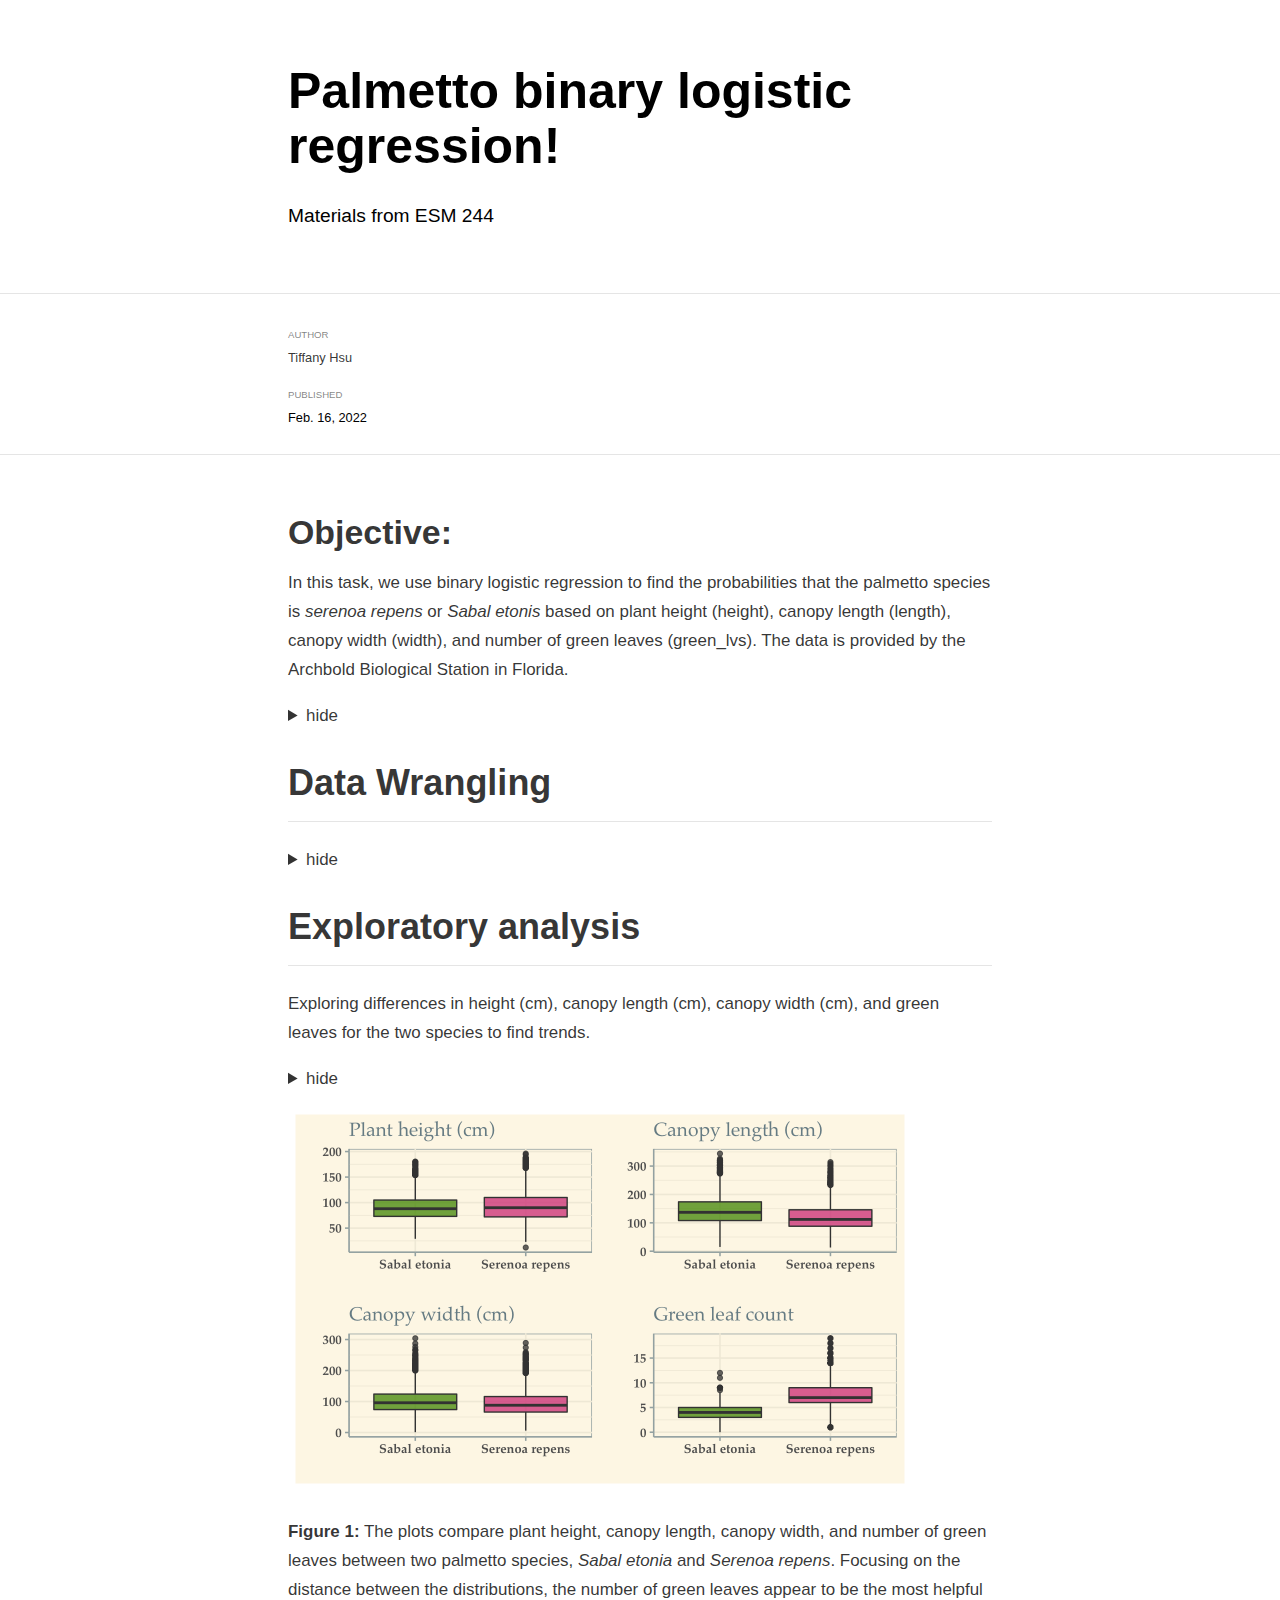
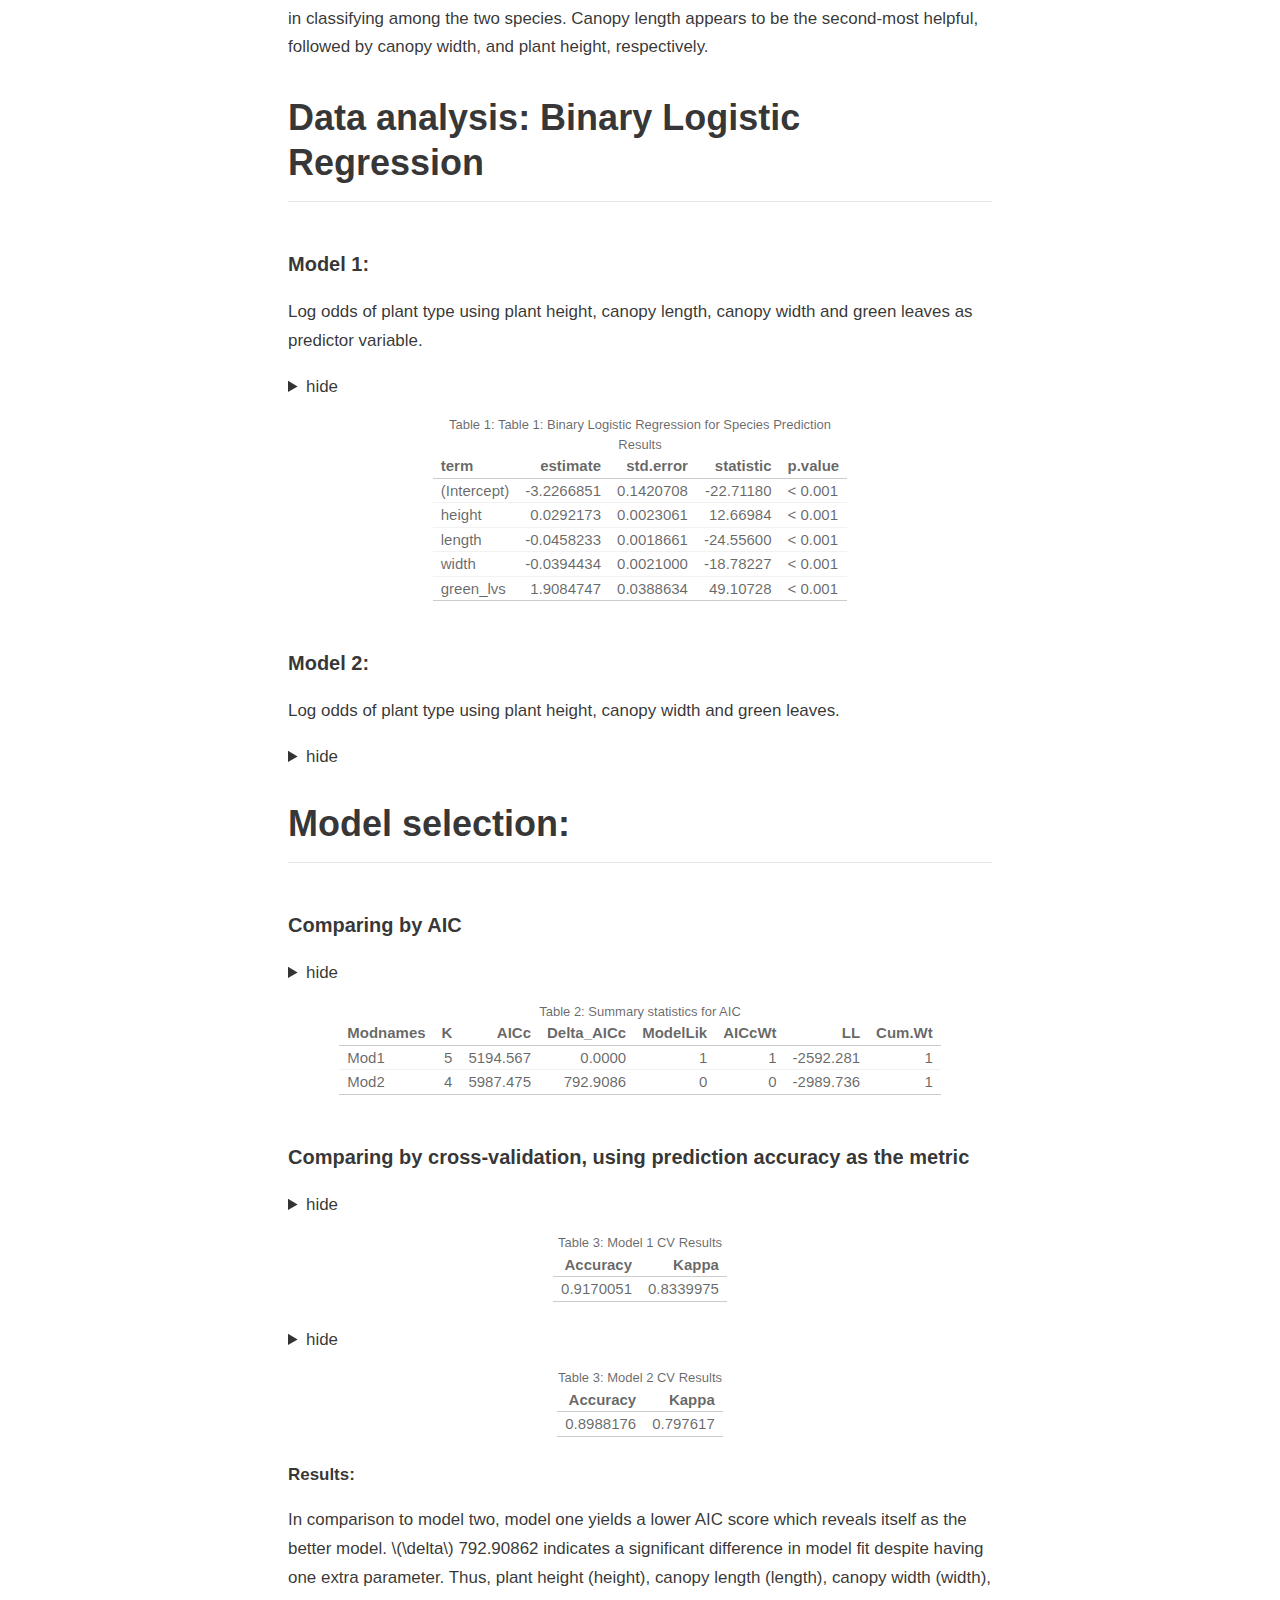
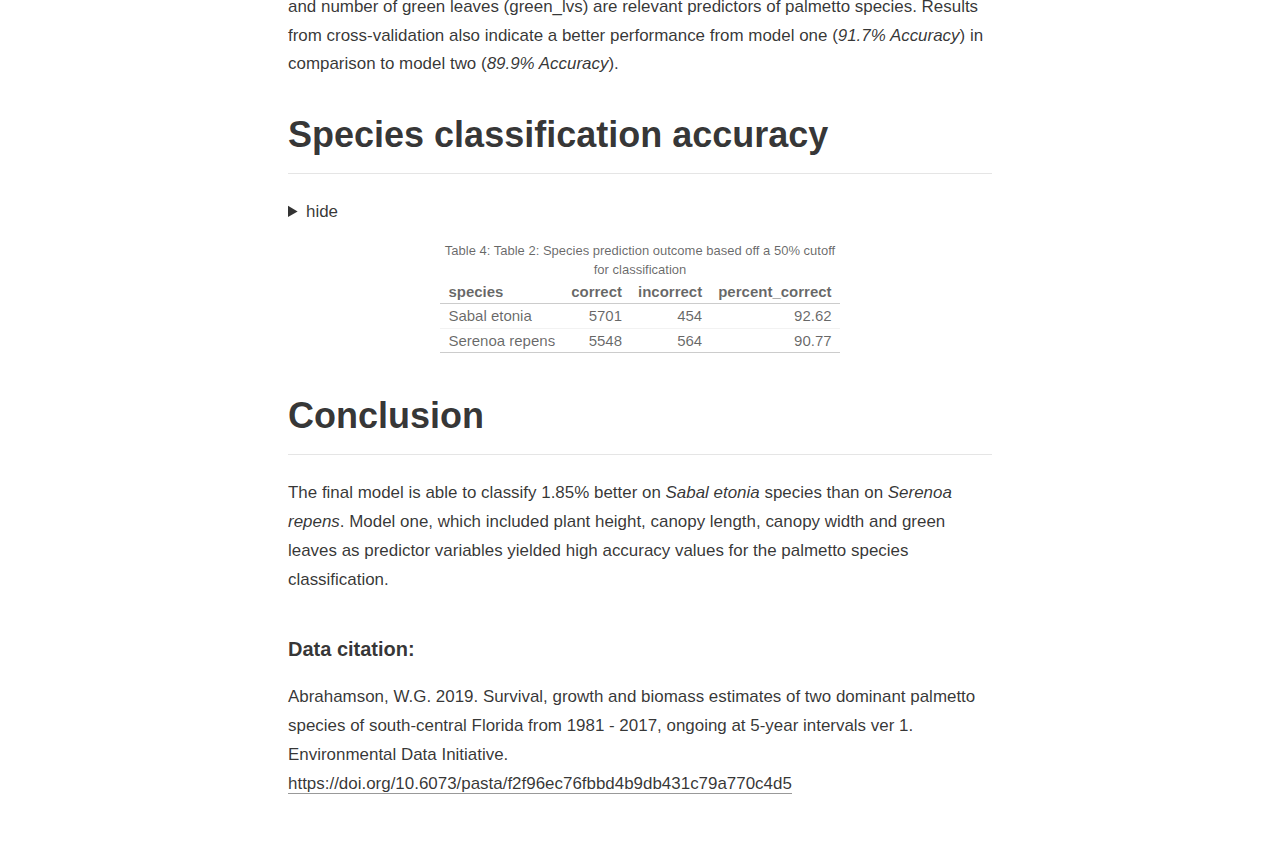
<file: _posts/2022-01-22-welcome/welcome.html>
<!DOCTYPE html>

<html xmlns="http://www.w3.org/1999/xhtml" lang="" xml:lang="">

<head>
  <meta charset="utf-8"/>
  <meta name="viewport" content="width=device-width, initial-scale=1"/>
  <meta http-equiv="X-UA-Compatible" content="IE=Edge,chrome=1"/>
  <meta name="generator" content="distill" />

  <style type="text/css">
  /* Hide doc at startup (prevent jankiness while JS renders/transforms) */
  body {
    visibility: hidden;
  }
  </style>

 <!--radix_placeholder_import_source-->
 <!--/radix_placeholder_import_source-->

<style type="text/css">code{white-space: pre;}</style>
<style type="text/css" data-origin="pandoc">
pre > code.sourceCode { white-space: pre; position: relative; }
pre > code.sourceCode > span { display: inline-block; line-height: 1.25; }
pre > code.sourceCode > span:empty { height: 1.2em; }
.sourceCode { overflow: visible; }
code.sourceCode > span { color: inherit; text-decoration: inherit; }
div.sourceCode { margin: 1em 0; }
pre.sourceCode { margin: 0; }
@media screen {
div.sourceCode { overflow: auto; }
}
@media print {
pre > code.sourceCode { white-space: pre-wrap; }
pre > code.sourceCode > span { text-indent: -5em; padding-left: 5em; }
}
pre.numberSource code
  { counter-reset: source-line 0; }
pre.numberSource code > span
  { position: relative; left: -4em; counter-increment: source-line; }
pre.numberSource code > span > a:first-child::before
  { content: counter(source-line);
    position: relative; left: -1em; text-align: right; vertical-align: baseline;
    border: none; display: inline-block;
    -webkit-touch-callout: none; -webkit-user-select: none;
    -khtml-user-select: none; -moz-user-select: none;
    -ms-user-select: none; user-select: none;
    padding: 0 4px; width: 4em;
    color: #aaaaaa;
  }
pre.numberSource { margin-left: 3em; border-left: 1px solid #aaaaaa;  padding-left: 4px; }
div.sourceCode
  {   }
@media screen {
pre > code.sourceCode > span > a:first-child::before { text-decoration: underline; }
}
code span.al { color: #ad0000; } /* Alert */
code span.an { color: #5e5e5e; } /* Annotation */
code span.at { } /* Attribute */
code span.bn { color: #ad0000; } /* BaseN */
code span.bu { } /* BuiltIn */
code span.cf { color: #007ba5; } /* ControlFlow */
code span.ch { color: #20794d; } /* Char */
code span.cn { color: #8f5902; } /* Constant */
code span.co { color: #5e5e5e; } /* Comment */
code span.cv { color: #5e5e5e; font-style: italic; } /* CommentVar */
code span.do { color: #5e5e5e; font-style: italic; } /* Documentation */
code span.dt { color: #ad0000; } /* DataType */
code span.dv { color: #ad0000; } /* DecVal */
code span.er { color: #ad0000; } /* Error */
code span.ex { } /* Extension */
code span.fl { color: #ad0000; } /* Float */
code span.fu { color: #4758ab; } /* Function */
code span.im { } /* Import */
code span.in { color: #5e5e5e; } /* Information */
code span.kw { color: #007ba5; } /* Keyword */
code span.op { color: #5e5e5e; } /* Operator */
code span.ot { color: #007ba5; } /* Other */
code span.pp { color: #ad0000; } /* Preprocessor */
code span.sc { color: #5e5e5e; } /* SpecialChar */
code span.ss { color: #20794d; } /* SpecialString */
code span.st { color: #20794d; } /* String */
code span.va { color: #111111; } /* Variable */
code span.vs { color: #20794d; } /* VerbatimString */
code span.wa { color: #5e5e5e; font-style: italic; } /* Warning */
</style>


  <!--radix_placeholder_meta_tags-->
  <title>Palmetto binary logistic regression!</title>

  <meta property="description" itemprop="description" content="Materials from ESM 244"/>


  <!--  https://schema.org/Article -->
  <meta property="article:published" itemprop="datePublished" content="2022-02-16"/>
  <meta property="article:created" itemprop="dateCreated" content="2022-02-16"/>
  <meta name="article:author" content="Tiffany Hsu"/>

  <!--  https://developers.facebook.com/docs/sharing/webmasters#markup -->
  <meta property="og:title" content="Palmetto binary logistic regression!"/>
  <meta property="og:type" content="article"/>
  <meta property="og:description" content="Materials from ESM 244"/>
  <meta property="og:locale" content="en_US"/>

  <!--  https://dev.twitter.com/cards/types/summary -->
  <meta property="twitter:card" content="summary"/>
  <meta property="twitter:title" content="Palmetto binary logistic regression!"/>
  <meta property="twitter:description" content="Materials from ESM 244"/>

  <!--/radix_placeholder_meta_tags-->
  <!--radix_placeholder_rmarkdown_metadata-->

  <script type="text/json" id="radix-rmarkdown-metadata">
  {"type":"list","attributes":{"names":{"type":"character","attributes":{},"value":["title","description","author","date","output"]}},"value":[{"type":"character","attributes":{},"value":["Palmetto binary logistic regression!"]},{"type":"character","attributes":{},"value":["Materials from ESM 244\n"]},{"type":"list","attributes":{},"value":[{"type":"list","attributes":{"names":{"type":"character","attributes":{},"value":["name"]}},"value":[{"type":"character","attributes":{},"value":["Tiffany Hsu"]}]}]},{"type":"character","attributes":{},"value":["2022-02-16"]},{"type":"list","attributes":{"names":{"type":"character","attributes":{},"value":["distill::distill_article"]}},"value":[{"type":"list","attributes":{"names":{"type":"character","attributes":{},"value":["self_contained","code_folding"]}},"value":[{"type":"logical","attributes":{},"value":[false]},{"type":"character","attributes":{},"value":["hide"]}]}]}]}
  </script>
  <!--/radix_placeholder_rmarkdown_metadata-->
  
  <script type="text/json" id="radix-resource-manifest">
  {"type":"character","attributes":{},"value":["welcome_files/anchor-4.2.2/anchor.min.js","welcome_files/bowser-1.9.3/bowser.min.js","welcome_files/distill-2.2.21/template.v2.js","welcome_files/figure-html5/unnamed-chunk-2-1.png","welcome_files/figure-html5/unnamed-chunk-4-1.png","welcome_files/figure-html5/unnamed-chunk-7-1.png","welcome_files/header-attrs-2.11/header-attrs.js","welcome_files/jquery-3.6.0/jquery-3.6.0.js","welcome_files/jquery-3.6.0/jquery-3.6.0.min.js","welcome_files/jquery-3.6.0/jquery-3.6.0.min.map","welcome_files/kePrint-0.0.1/kePrint.js","welcome_files/lightable-0.0.1/lightable.css","welcome_files/popper-2.6.0/popper.min.js","welcome_files/tippy-6.2.7/tippy-bundle.umd.min.js","welcome_files/tippy-6.2.7/tippy-light-border.css","welcome_files/tippy-6.2.7/tippy.css","welcome_files/tippy-6.2.7/tippy.umd.min.js","welcome_files/webcomponents-2.0.0/webcomponents.js"]}
  </script>
  <!--radix_placeholder_navigation_in_header-->
  <!--/radix_placeholder_navigation_in_header-->
  <!--radix_placeholder_distill-->

  <style type="text/css">

  body {
    background-color: white;
  }

  .pandoc-table {
    width: 100%;
  }

  .pandoc-table>caption {
    margin-bottom: 10px;
  }

  .pandoc-table th:not([align]) {
    text-align: left;
  }

  .pagedtable-footer {
    font-size: 15px;
  }

  d-byline .byline {
    grid-template-columns: 2fr 2fr;
  }

  d-byline .byline h3 {
    margin-block-start: 1.5em;
  }

  d-byline .byline .authors-affiliations h3 {
    margin-block-start: 0.5em;
  }

  .authors-affiliations .orcid-id {
    width: 16px;
    height:16px;
    margin-left: 4px;
    margin-right: 4px;
    vertical-align: middle;
    padding-bottom: 2px;
  }

  d-title .dt-tags {
    margin-top: 1em;
    grid-column: text;
  }

  .dt-tags .dt-tag {
    text-decoration: none;
    display: inline-block;
    color: rgba(0,0,0,0.6);
    padding: 0em 0.4em;
    margin-right: 0.5em;
    margin-bottom: 0.4em;
    font-size: 70%;
    border: 1px solid rgba(0,0,0,0.2);
    border-radius: 3px;
    text-transform: uppercase;
    font-weight: 500;
  }

  d-article table.gt_table td,
  d-article table.gt_table th {
    border-bottom: none;
  }

  .html-widget {
    margin-bottom: 2.0em;
  }

  .l-screen-inset {
    padding-right: 16px;
  }

  .l-screen .caption {
    margin-left: 10px;
  }

  .shaded {
    background: rgb(247, 247, 247);
    padding-top: 20px;
    padding-bottom: 20px;
    border-top: 1px solid rgba(0, 0, 0, 0.1);
    border-bottom: 1px solid rgba(0, 0, 0, 0.1);
  }

  .shaded .html-widget {
    margin-bottom: 0;
    border: 1px solid rgba(0, 0, 0, 0.1);
  }

  .shaded .shaded-content {
    background: white;
  }

  .text-output {
    margin-top: 0;
    line-height: 1.5em;
  }

  .hidden {
    display: none !important;
  }

  d-article {
    padding-top: 2.5rem;
    padding-bottom: 30px;
  }

  d-appendix {
    padding-top: 30px;
  }

  d-article>p>img {
    width: 100%;
  }

  d-article h2 {
    margin: 1rem 0 1.5rem 0;
  }

  d-article h3 {
    margin-top: 1.5rem;
  }

  d-article iframe {
    border: 1px solid rgba(0, 0, 0, 0.1);
    margin-bottom: 2.0em;
    width: 100%;
  }

  /* Tweak code blocks */

  d-article div.sourceCode code,
  d-article pre code {
    font-family: Consolas, Monaco, 'Andale Mono', 'Ubuntu Mono', monospace;
  }

  d-article pre,
  d-article div.sourceCode,
  d-article div.sourceCode pre {
    overflow: auto;
  }

  d-article div.sourceCode {
    background-color: white;
  }

  d-article div.sourceCode pre {
    padding-left: 10px;
    font-size: 12px;
    border-left: 2px solid rgba(0,0,0,0.1);
  }

  d-article pre {
    font-size: 12px;
    color: black;
    background: none;
    margin-top: 0;
    text-align: left;
    white-space: pre;
    word-spacing: normal;
    word-break: normal;
    word-wrap: normal;
    line-height: 1.5;

    -moz-tab-size: 4;
    -o-tab-size: 4;
    tab-size: 4;

    -webkit-hyphens: none;
    -moz-hyphens: none;
    -ms-hyphens: none;
    hyphens: none;
  }

  d-article pre a {
    border-bottom: none;
  }

  d-article pre a:hover {
    border-bottom: none;
    text-decoration: underline;
  }

  d-article details {
    grid-column: text;
    margin-bottom: 0.8em;
  }

  @media(min-width: 768px) {

  d-article pre,
  d-article div.sourceCode,
  d-article div.sourceCode pre {
    overflow: visible !important;
  }

  d-article div.sourceCode pre {
    padding-left: 18px;
    font-size: 14px;
  }

  d-article pre {
    font-size: 14px;
  }

  }

  figure img.external {
    background: white;
    border: 1px solid rgba(0, 0, 0, 0.1);
    box-shadow: 0 1px 8px rgba(0, 0, 0, 0.1);
    padding: 18px;
    box-sizing: border-box;
  }

  /* CSS for d-contents */

  .d-contents {
    grid-column: text;
    color: rgba(0,0,0,0.8);
    font-size: 0.9em;
    padding-bottom: 1em;
    margin-bottom: 1em;
    padding-bottom: 0.5em;
    margin-bottom: 1em;
    padding-left: 0.25em;
    justify-self: start;
  }

  @media(min-width: 1000px) {
    .d-contents.d-contents-float {
      height: 0;
      grid-column-start: 1;
      grid-column-end: 4;
      justify-self: center;
      padding-right: 3em;
      padding-left: 2em;
    }
  }

  .d-contents nav h3 {
    font-size: 18px;
    margin-top: 0;
    margin-bottom: 1em;
  }

  .d-contents li {
    list-style-type: none
  }

  .d-contents nav > ul {
    padding-left: 0;
  }

  .d-contents ul {
    padding-left: 1em
  }

  .d-contents nav ul li {
    margin-top: 0.6em;
    margin-bottom: 0.2em;
  }

  .d-contents nav a {
    font-size: 13px;
    border-bottom: none;
    text-decoration: none
    color: rgba(0, 0, 0, 0.8);
  }

  .d-contents nav a:hover {
    text-decoration: underline solid rgba(0, 0, 0, 0.6)
  }

  .d-contents nav > ul > li > a {
    font-weight: 600;
  }

  .d-contents nav > ul > li > ul {
    font-weight: inherit;
  }

  .d-contents nav > ul > li > ul > li {
    margin-top: 0.2em;
  }


  .d-contents nav ul {
    margin-top: 0;
    margin-bottom: 0.25em;
  }

  .d-article-with-toc h2:nth-child(2) {
    margin-top: 0;
  }


  /* Figure */

  .figure {
    position: relative;
    margin-bottom: 2.5em;
    margin-top: 1.5em;
  }

  .figure img {
    width: 100%;
  }

  .figure .caption {
    color: rgba(0, 0, 0, 0.6);
    font-size: 12px;
    line-height: 1.5em;
  }

  .figure img.external {
    background: white;
    border: 1px solid rgba(0, 0, 0, 0.1);
    box-shadow: 0 1px 8px rgba(0, 0, 0, 0.1);
    padding: 18px;
    box-sizing: border-box;
  }

  .figure .caption a {
    color: rgba(0, 0, 0, 0.6);
  }

  .figure .caption b,
  .figure .caption strong, {
    font-weight: 600;
    color: rgba(0, 0, 0, 1.0);
  }

  /* Citations */

  d-article .citation {
    color: inherit;
    cursor: inherit;
  }

  div.hanging-indent{
    margin-left: 1em; text-indent: -1em;
  }

  /* Citation hover box */

  .tippy-box[data-theme~=light-border] {
    background-color: rgba(250, 250, 250, 0.95);
  }

  .tippy-content > p {
    margin-bottom: 0;
    padding: 2px;
  }


  /* Tweak 1000px media break to show more text */

  @media(min-width: 1000px) {
    .base-grid,
    distill-header,
    d-title,
    d-abstract,
    d-article,
    d-appendix,
    distill-appendix,
    d-byline,
    d-footnote-list,
    d-citation-list,
    distill-footer {
      grid-template-columns: [screen-start] 1fr [page-start kicker-start] 80px [middle-start] 50px [text-start kicker-end] 65px 65px 65px 65px 65px 65px 65px 65px [text-end gutter-start] 65px [middle-end] 65px [page-end gutter-end] 1fr [screen-end];
      grid-column-gap: 16px;
    }

    .grid {
      grid-column-gap: 16px;
    }

    d-article {
      font-size: 1.06rem;
      line-height: 1.7em;
    }
    figure .caption, .figure .caption, figure figcaption {
      font-size: 13px;
    }
  }

  @media(min-width: 1180px) {
    .base-grid,
    distill-header,
    d-title,
    d-abstract,
    d-article,
    d-appendix,
    distill-appendix,
    d-byline,
    d-footnote-list,
    d-citation-list,
    distill-footer {
      grid-template-columns: [screen-start] 1fr [page-start kicker-start] 60px [middle-start] 60px [text-start kicker-end] 60px 60px 60px 60px 60px 60px 60px 60px [text-end gutter-start] 60px [middle-end] 60px [page-end gutter-end] 1fr [screen-end];
      grid-column-gap: 32px;
    }

    .grid {
      grid-column-gap: 32px;
    }
  }


  /* Get the citation styles for the appendix (not auto-injected on render since
     we do our own rendering of the citation appendix) */

  d-appendix .citation-appendix,
  .d-appendix .citation-appendix {
    font-size: 11px;
    line-height: 15px;
    border-left: 1px solid rgba(0, 0, 0, 0.1);
    padding-left: 18px;
    border: 1px solid rgba(0,0,0,0.1);
    background: rgba(0, 0, 0, 0.02);
    padding: 10px 18px;
    border-radius: 3px;
    color: rgba(150, 150, 150, 1);
    overflow: hidden;
    margin-top: -12px;
    white-space: pre-wrap;
    word-wrap: break-word;
  }

  /* Include appendix styles here so they can be overridden */

  d-appendix {
    contain: layout style;
    font-size: 0.8em;
    line-height: 1.7em;
    margin-top: 60px;
    margin-bottom: 0;
    border-top: 1px solid rgba(0, 0, 0, 0.1);
    color: rgba(0,0,0,0.5);
    padding-top: 60px;
    padding-bottom: 48px;
  }

  d-appendix h3 {
    grid-column: page-start / text-start;
    font-size: 15px;
    font-weight: 500;
    margin-top: 1em;
    margin-bottom: 0;
    color: rgba(0,0,0,0.65);
  }

  d-appendix h3 + * {
    margin-top: 1em;
  }

  d-appendix ol {
    padding: 0 0 0 15px;
  }

  @media (min-width: 768px) {
    d-appendix ol {
      padding: 0 0 0 30px;
      margin-left: -30px;
    }
  }

  d-appendix li {
    margin-bottom: 1em;
  }

  d-appendix a {
    color: rgba(0, 0, 0, 0.6);
  }

  d-appendix > * {
    grid-column: text;
  }

  d-appendix > d-footnote-list,
  d-appendix > d-citation-list,
  d-appendix > distill-appendix {
    grid-column: screen;
  }

  /* Include footnote styles here so they can be overridden */

  d-footnote-list {
    contain: layout style;
  }

  d-footnote-list > * {
    grid-column: text;
  }

  d-footnote-list a.footnote-backlink {
    color: rgba(0,0,0,0.3);
    padding-left: 0.5em;
  }



  /* Anchor.js */

  .anchorjs-link {
    /*transition: all .25s linear; */
    text-decoration: none;
    border-bottom: none;
  }
  *:hover > .anchorjs-link {
    margin-left: -1.125em !important;
    text-decoration: none;
    border-bottom: none;
  }

  /* Social footer */

  .social_footer {
    margin-top: 30px;
    margin-bottom: 0;
    color: rgba(0,0,0,0.67);
  }

  .disqus-comments {
    margin-right: 30px;
  }

  .disqus-comment-count {
    border-bottom: 1px solid rgba(0, 0, 0, 0.4);
    cursor: pointer;
  }

  #disqus_thread {
    margin-top: 30px;
  }

  .article-sharing a {
    border-bottom: none;
    margin-right: 8px;
  }

  .article-sharing a:hover {
    border-bottom: none;
  }

  .sidebar-section.subscribe {
    font-size: 12px;
    line-height: 1.6em;
  }

  .subscribe p {
    margin-bottom: 0.5em;
  }


  .article-footer .subscribe {
    font-size: 15px;
    margin-top: 45px;
  }


  .sidebar-section.custom {
    font-size: 12px;
    line-height: 1.6em;
  }

  .custom p {
    margin-bottom: 0.5em;
  }

  /* Styles for listing layout (hide title) */
  .layout-listing d-title, .layout-listing .d-title {
    display: none;
  }

  /* Styles for posts lists (not auto-injected) */


  .posts-with-sidebar {
    padding-left: 45px;
    padding-right: 45px;
  }

  .posts-list .description h2,
  .posts-list .description p {
    font-family: -apple-system, BlinkMacSystemFont, "Segoe UI", Roboto, Oxygen, Ubuntu, Cantarell, "Fira Sans", "Droid Sans", "Helvetica Neue", Arial, sans-serif;
  }

  .posts-list .description h2 {
    font-weight: 700;
    border-bottom: none;
    padding-bottom: 0;
  }

  .posts-list h2.post-tag {
    border-bottom: 1px solid rgba(0, 0, 0, 0.2);
    padding-bottom: 12px;
  }
  .posts-list {
    margin-top: 60px;
    margin-bottom: 24px;
  }

  .posts-list .post-preview {
    text-decoration: none;
    overflow: hidden;
    display: block;
    border-bottom: 1px solid rgba(0, 0, 0, 0.1);
    padding: 24px 0;
  }

  .post-preview-last {
    border-bottom: none !important;
  }

  .posts-list .posts-list-caption {
    grid-column: screen;
    font-weight: 400;
  }

  .posts-list .post-preview h2 {
    margin: 0 0 6px 0;
    line-height: 1.2em;
    font-style: normal;
    font-size: 24px;
  }

  .posts-list .post-preview p {
    margin: 0 0 12px 0;
    line-height: 1.4em;
    font-size: 16px;
  }

  .posts-list .post-preview .thumbnail {
    box-sizing: border-box;
    margin-bottom: 24px;
    position: relative;
    max-width: 500px;
  }
  .posts-list .post-preview img {
    width: 100%;
    display: block;
  }

  .posts-list .metadata {
    font-size: 12px;
    line-height: 1.4em;
    margin-bottom: 18px;
  }

  .posts-list .metadata > * {
    display: inline-block;
  }

  .posts-list .metadata .publishedDate {
    margin-right: 2em;
  }

  .posts-list .metadata .dt-authors {
    display: block;
    margin-top: 0.3em;
    margin-right: 2em;
  }

  .posts-list .dt-tags {
    display: block;
    line-height: 1em;
  }

  .posts-list .dt-tags .dt-tag {
    display: inline-block;
    color: rgba(0,0,0,0.6);
    padding: 0.3em 0.4em;
    margin-right: 0.2em;
    margin-bottom: 0.4em;
    font-size: 60%;
    border: 1px solid rgba(0,0,0,0.2);
    border-radius: 3px;
    text-transform: uppercase;
    font-weight: 500;
  }

  .posts-list img {
    opacity: 1;
  }

  .posts-list img[data-src] {
    opacity: 0;
  }

  .posts-more {
    clear: both;
  }


  .posts-sidebar {
    font-size: 16px;
  }

  .posts-sidebar h3 {
    font-size: 16px;
    margin-top: 0;
    margin-bottom: 0.5em;
    font-weight: 400;
    text-transform: uppercase;
  }

  .sidebar-section {
    margin-bottom: 30px;
  }

  .categories ul {
    list-style-type: none;
    margin: 0;
    padding: 0;
  }

  .categories li {
    color: rgba(0, 0, 0, 0.8);
    margin-bottom: 0;
  }

  .categories li>a {
    border-bottom: none;
  }

  .categories li>a:hover {
    border-bottom: 1px solid rgba(0, 0, 0, 0.4);
  }

  .categories .active {
    font-weight: 600;
  }

  .categories .category-count {
    color: rgba(0, 0, 0, 0.4);
  }


  @media(min-width: 768px) {
    .posts-list .post-preview h2 {
      font-size: 26px;
    }
    .posts-list .post-preview .thumbnail {
      float: right;
      width: 30%;
      margin-bottom: 0;
    }
    .posts-list .post-preview .description {
      float: left;
      width: 45%;
    }
    .posts-list .post-preview .metadata {
      float: left;
      width: 20%;
      margin-top: 8px;
    }
    .posts-list .post-preview p {
      margin: 0 0 12px 0;
      line-height: 1.5em;
      font-size: 16px;
    }
    .posts-with-sidebar .posts-list {
      float: left;
      width: 75%;
    }
    .posts-with-sidebar .posts-sidebar {
      float: right;
      width: 20%;
      margin-top: 60px;
      padding-top: 24px;
      padding-bottom: 24px;
    }
  }


  /* Improve display for browsers without grid (IE/Edge <= 15) */

  .downlevel {
    line-height: 1.6em;
    font-family: -apple-system, BlinkMacSystemFont, "Segoe UI", Roboto, Oxygen, Ubuntu, Cantarell, "Fira Sans", "Droid Sans", "Helvetica Neue", Arial, sans-serif;
    margin: 0;
  }

  .downlevel .d-title {
    padding-top: 6rem;
    padding-bottom: 1.5rem;
  }

  .downlevel .d-title h1 {
    font-size: 50px;
    font-weight: 700;
    line-height: 1.1em;
    margin: 0 0 0.5rem;
  }

  .downlevel .d-title p {
    font-weight: 300;
    font-size: 1.2rem;
    line-height: 1.55em;
    margin-top: 0;
  }

  .downlevel .d-byline {
    padding-top: 0.8em;
    padding-bottom: 0.8em;
    font-size: 0.8rem;
    line-height: 1.8em;
  }

  .downlevel .section-separator {
    border: none;
    border-top: 1px solid rgba(0, 0, 0, 0.1);
  }

  .downlevel .d-article {
    font-size: 1.06rem;
    line-height: 1.7em;
    padding-top: 1rem;
    padding-bottom: 2rem;
  }


  .downlevel .d-appendix {
    padding-left: 0;
    padding-right: 0;
    max-width: none;
    font-size: 0.8em;
    line-height: 1.7em;
    margin-bottom: 0;
    color: rgba(0,0,0,0.5);
    padding-top: 40px;
    padding-bottom: 48px;
  }

  .downlevel .footnotes ol {
    padding-left: 13px;
  }

  .downlevel .base-grid,
  .downlevel .distill-header,
  .downlevel .d-title,
  .downlevel .d-abstract,
  .downlevel .d-article,
  .downlevel .d-appendix,
  .downlevel .distill-appendix,
  .downlevel .d-byline,
  .downlevel .d-footnote-list,
  .downlevel .d-citation-list,
  .downlevel .distill-footer,
  .downlevel .appendix-bottom,
  .downlevel .posts-container {
    padding-left: 40px;
    padding-right: 40px;
  }

  @media(min-width: 768px) {
    .downlevel .base-grid,
    .downlevel .distill-header,
    .downlevel .d-title,
    .downlevel .d-abstract,
    .downlevel .d-article,
    .downlevel .d-appendix,
    .downlevel .distill-appendix,
    .downlevel .d-byline,
    .downlevel .d-footnote-list,
    .downlevel .d-citation-list,
    .downlevel .distill-footer,
    .downlevel .appendix-bottom,
    .downlevel .posts-container {
    padding-left: 150px;
    padding-right: 150px;
    max-width: 900px;
  }
  }

  .downlevel pre code {
    display: block;
    border-left: 2px solid rgba(0, 0, 0, .1);
    padding: 0 0 0 20px;
    font-size: 14px;
  }

  .downlevel code, .downlevel pre {
    color: black;
    background: none;
    font-family: Consolas, Monaco, 'Andale Mono', 'Ubuntu Mono', monospace;
    text-align: left;
    white-space: pre;
    word-spacing: normal;
    word-break: normal;
    word-wrap: normal;
    line-height: 1.5;

    -moz-tab-size: 4;
    -o-tab-size: 4;
    tab-size: 4;

    -webkit-hyphens: none;
    -moz-hyphens: none;
    -ms-hyphens: none;
    hyphens: none;
  }

  .downlevel .posts-list .post-preview {
    color: inherit;
  }



  </style>

  <script type="application/javascript">

  function is_downlevel_browser() {
    if (bowser.isUnsupportedBrowser({ msie: "12", msedge: "16"},
                                   window.navigator.userAgent)) {
      return true;
    } else {
      return window.load_distill_framework === undefined;
    }
  }

  // show body when load is complete
  function on_load_complete() {

    // add anchors
    if (window.anchors) {
      window.anchors.options.placement = 'left';
      window.anchors.add('d-article > h2, d-article > h3, d-article > h4, d-article > h5');
    }


    // set body to visible
    document.body.style.visibility = 'visible';

    // force redraw for leaflet widgets
    if (window.HTMLWidgets) {
      var maps = window.HTMLWidgets.findAll(".leaflet");
      $.each(maps, function(i, el) {
        var map = this.getMap();
        map.invalidateSize();
        map.eachLayer(function(layer) {
          if (layer instanceof L.TileLayer)
            layer.redraw();
        });
      });
    }

    // trigger 'shown' so htmlwidgets resize
    $('d-article').trigger('shown');
  }

  function init_distill() {

    init_common();

    // create front matter
    var front_matter = $('<d-front-matter></d-front-matter>');
    $('#distill-front-matter').wrap(front_matter);

    // create d-title
    $('.d-title').changeElementType('d-title');

    // create d-byline
    var byline = $('<d-byline></d-byline>');
    $('.d-byline').replaceWith(byline);

    // create d-article
    var article = $('<d-article></d-article>');
    $('.d-article').wrap(article).children().unwrap();

    // move posts container into article
    $('.posts-container').appendTo($('d-article'));

    // create d-appendix
    $('.d-appendix').changeElementType('d-appendix');

    // flag indicating that we have appendix items
    var appendix = $('.appendix-bottom').children('h3').length > 0;

    // replace footnotes with <d-footnote>
    $('.footnote-ref').each(function(i, val) {
      appendix = true;
      var href = $(this).attr('href');
      var id = href.replace('#', '');
      var fn = $('#' + id);
      var fn_p = $('#' + id + '>p');
      fn_p.find('.footnote-back').remove();
      var text = fn_p.html();
      var dtfn = $('<d-footnote></d-footnote>');
      dtfn.html(text);
      $(this).replaceWith(dtfn);
    });
    // remove footnotes
    $('.footnotes').remove();

    // move refs into #references-listing
    $('#references-listing').replaceWith($('#refs'));

    $('h1.appendix, h2.appendix').each(function(i, val) {
      $(this).changeElementType('h3');
    });
    $('h3.appendix').each(function(i, val) {
      var id = $(this).attr('id');
      $('.d-contents a[href="#' + id + '"]').parent().remove();
      appendix = true;
      $(this).nextUntil($('h1, h2, h3')).addBack().appendTo($('d-appendix'));
    });

    // show d-appendix if we have appendix content
    $("d-appendix").css('display', appendix ? 'grid' : 'none');

    // localize layout chunks to just output
    $('.layout-chunk').each(function(i, val) {

      // capture layout
      var layout = $(this).attr('data-layout');

      // apply layout to markdown level block elements
      var elements = $(this).children().not('details, div.sourceCode, pre, script');
      elements.each(function(i, el) {
        var layout_div = $('<div class="' + layout + '"></div>');
        if (layout_div.hasClass('shaded')) {
          var shaded_content = $('<div class="shaded-content"></div>');
          $(this).wrap(shaded_content);
          $(this).parent().wrap(layout_div);
        } else {
          $(this).wrap(layout_div);
        }
      });


      // unwrap the layout-chunk div
      $(this).children().unwrap();
    });

    // remove code block used to force  highlighting css
    $('.distill-force-highlighting-css').parent().remove();

    // remove empty line numbers inserted by pandoc when using a
    // custom syntax highlighting theme
    $('code.sourceCode a:empty').remove();

    // load distill framework
    load_distill_framework();

    // wait for window.distillRunlevel == 4 to do post processing
    function distill_post_process() {

      if (!window.distillRunlevel || window.distillRunlevel < 4)
        return;

      // hide author/affiliations entirely if we have no authors
      var front_matter = JSON.parse($("#distill-front-matter").html());
      var have_authors = front_matter.authors && front_matter.authors.length > 0;
      if (!have_authors)
        $('d-byline').addClass('hidden');

      // article with toc class
      $('.d-contents').parent().addClass('d-article-with-toc');

      // strip links that point to #
      $('.authors-affiliations').find('a[href="#"]').removeAttr('href');

      // add orcid ids
      $('.authors-affiliations').find('.author').each(function(i, el) {
        var orcid_id = front_matter.authors[i].orcidID;
        if (orcid_id) {
          var a = $('<a></a>');
          a.attr('href', 'https://orcid.org/' + orcid_id);
          var img = $('<img></img>');
          img.addClass('orcid-id');
          img.attr('alt', 'ORCID ID');
          img.attr('src','[data-uri]');
          a.append(img);
          $(this).append(a);
        }
      });

      // hide elements of author/affiliations grid that have no value
      function hide_byline_column(caption) {
        $('d-byline').find('h3:contains("' + caption + '")').parent().css('visibility', 'hidden');
      }

      // affiliations
      var have_affiliations = false;
      for (var i = 0; i<front_matter.authors.length; ++i) {
        var author = front_matter.authors[i];
        if (author.affiliation !== "&nbsp;") {
          have_affiliations = true;
          break;
        }
      }
      if (!have_affiliations)
        $('d-byline').find('h3:contains("Affiliations")').css('visibility', 'hidden');

      // published date
      if (!front_matter.publishedDate)
        hide_byline_column("Published");

      // document object identifier
      var doi = $('d-byline').find('h3:contains("DOI")');
      var doi_p = doi.next().empty();
      if (!front_matter.doi) {
        // if we have a citation and valid citationText then link to that
        if ($('#citation').length > 0 && front_matter.citationText) {
          doi.html('Citation');
          $('<a href="#citation"></a>')
            .text(front_matter.citationText)
            .appendTo(doi_p);
        } else {
          hide_byline_column("DOI");
        }
      } else {
        $('<a></a>')
           .attr('href', "https://doi.org/" + front_matter.doi)
           .html(front_matter.doi)
           .appendTo(doi_p);
      }

       // change plural form of authors/affiliations
      if (front_matter.authors.length === 1) {
        var grid = $('.authors-affiliations');
        grid.children('h3:contains("Authors")').text('Author');
        grid.children('h3:contains("Affiliations")').text('Affiliation');
      }

      // remove d-appendix and d-footnote-list local styles
      $('d-appendix > style:first-child').remove();
      $('d-footnote-list > style:first-child').remove();

      // move appendix-bottom entries to the bottom
      $('.appendix-bottom').appendTo('d-appendix').children().unwrap();
      $('.appendix-bottom').remove();

      // hoverable references
      $('span.citation[data-cites]').each(function() {
        var refs = $(this).attr('data-cites').split(" ");
        var refHtml = refs.map(function(ref) {
          return "<p>" + $('#ref-' + ref).html() + "</p>";
        }).join("\n");
        window.tippy(this, {
          allowHTML: true,
          content: refHtml,
          maxWidth: 500,
          interactive: true,
          interactiveBorder: 10,
          theme: 'light-border',
          placement: 'bottom-start'
        });
      });

      // clear polling timer
      clearInterval(tid);

      // show body now that everything is ready
      on_load_complete();
    }

    var tid = setInterval(distill_post_process, 50);
    distill_post_process();

  }

  function init_downlevel() {

    init_common();

     // insert hr after d-title
    $('.d-title').after($('<hr class="section-separator"/>'));

    // check if we have authors
    var front_matter = JSON.parse($("#distill-front-matter").html());
    var have_authors = front_matter.authors && front_matter.authors.length > 0;

    // manage byline/border
    if (!have_authors)
      $('.d-byline').remove();
    $('.d-byline').after($('<hr class="section-separator"/>'));
    $('.d-byline a').remove();

    // remove toc
    $('.d-contents').remove();

    // move appendix elements
    $('h1.appendix, h2.appendix').each(function(i, val) {
      $(this).changeElementType('h3');
    });
    $('h3.appendix').each(function(i, val) {
      $(this).nextUntil($('h1, h2, h3')).addBack().appendTo($('.d-appendix'));
    });


    // inject headers into references and footnotes
    var refs_header = $('<h3></h3>');
    refs_header.text('References');
    $('#refs').prepend(refs_header);

    var footnotes_header = $('<h3></h3');
    footnotes_header.text('Footnotes');
    $('.footnotes').children('hr').first().replaceWith(footnotes_header);

    // move appendix-bottom entries to the bottom
    $('.appendix-bottom').appendTo('.d-appendix').children().unwrap();
    $('.appendix-bottom').remove();

    // remove appendix if it's empty
    if ($('.d-appendix').children().length === 0)
      $('.d-appendix').remove();

    // prepend separator above appendix
    $('.d-appendix').before($('<hr class="section-separator" style="clear: both"/>'));

    // trim code
    $('pre>code').each(function(i, val) {
      $(this).html($.trim($(this).html()));
    });

    // move posts-container right before article
    $('.posts-container').insertBefore($('.d-article'));

    $('body').addClass('downlevel');

    on_load_complete();
  }


  function init_common() {

    // jquery plugin to change element types
    (function($) {
      $.fn.changeElementType = function(newType) {
        var attrs = {};

        $.each(this[0].attributes, function(idx, attr) {
          attrs[attr.nodeName] = attr.nodeValue;
        });

        this.replaceWith(function() {
          return $("<" + newType + "/>", attrs).append($(this).contents());
        });
      };
    })(jQuery);

    // prevent underline for linked images
    $('a > img').parent().css({'border-bottom' : 'none'});

    // mark non-body figures created by knitr chunks as 100% width
    $('.layout-chunk').each(function(i, val) {
      var figures = $(this).find('img, .html-widget');
      if ($(this).attr('data-layout') !== "l-body") {
        figures.css('width', '100%');
      } else {
        figures.css('max-width', '100%');
        figures.filter("[width]").each(function(i, val) {
          var fig = $(this);
          fig.css('width', fig.attr('width') + 'px');
        });

      }
    });

    // auto-append index.html to post-preview links in file: protocol
    // and in rstudio ide preview
    $('.post-preview').each(function(i, val) {
      if (window.location.protocol === "file:")
        $(this).attr('href', $(this).attr('href') + "index.html");
    });

    // get rid of index.html references in header
    if (window.location.protocol !== "file:") {
      $('.distill-site-header a[href]').each(function(i,val) {
        $(this).attr('href', $(this).attr('href').replace("index.html", "./"));
      });
    }

    // add class to pandoc style tables
    $('tr.header').parent('thead').parent('table').addClass('pandoc-table');
    $('.kable-table').children('table').addClass('pandoc-table');

    // add figcaption style to table captions
    $('caption').parent('table').addClass("figcaption");

    // initialize posts list
    if (window.init_posts_list)
      window.init_posts_list();

    // implmement disqus comment link
    $('.disqus-comment-count').click(function() {
      window.headroom_prevent_pin = true;
      $('#disqus_thread').toggleClass('hidden');
      if (!$('#disqus_thread').hasClass('hidden')) {
        var offset = $(this).offset();
        $(window).resize();
        $('html, body').animate({
          scrollTop: offset.top - 35
        });
      }
    });
  }

  document.addEventListener('DOMContentLoaded', function() {
    if (is_downlevel_browser())
      init_downlevel();
    else
      window.addEventListener('WebComponentsReady', init_distill);
  });

  </script>

  <!--/radix_placeholder_distill-->
  <script src="welcome_files/header-attrs-2.11/header-attrs.js"></script>
  <script src="welcome_files/kePrint-0.0.1/kePrint.js"></script>
  <link href="welcome_files/lightable-0.0.1/lightable.css" rel="stylesheet" />
  <script src="welcome_files/jquery-3.6.0/jquery-3.6.0.min.js"></script>
  <script src="welcome_files/popper-2.6.0/popper.min.js"></script>
  <link href="welcome_files/tippy-6.2.7/tippy.css" rel="stylesheet" />
  <link href="welcome_files/tippy-6.2.7/tippy-light-border.css" rel="stylesheet" />
  <script src="welcome_files/tippy-6.2.7/tippy.umd.min.js"></script>
  <script src="welcome_files/anchor-4.2.2/anchor.min.js"></script>
  <script src="welcome_files/bowser-1.9.3/bowser.min.js"></script>
  <script src="welcome_files/webcomponents-2.0.0/webcomponents.js"></script>
  <script src="welcome_files/distill-2.2.21/template.v2.js"></script>
  <!--radix_placeholder_site_in_header-->
  <!--/radix_placeholder_site_in_header-->


</head>

<body>

<!--radix_placeholder_front_matter-->

<script id="distill-front-matter" type="text/json">
{"title":"Palmetto binary logistic regression!","description":"Materials from ESM 244","authors":[{"author":"Tiffany Hsu","authorURL":"#","affiliation":"&nbsp;","affiliationURL":"#","orcidID":""}],"publishedDate":"2022-02-16T00:00:00.000-08:00","citationText":"Hsu, 2022"}
</script>

<!--/radix_placeholder_front_matter-->
<!--radix_placeholder_navigation_before_body-->
<!--/radix_placeholder_navigation_before_body-->
<!--radix_placeholder_site_before_body-->
<!--/radix_placeholder_site_before_body-->

<div class="d-title">
<h1>Palmetto binary logistic regression!</h1>
<!--radix_placeholder_categories-->
<!--/radix_placeholder_categories-->
<p><p>Materials from ESM 244</p></p>
</div>

<div class="d-byline">
  Tiffany Hsu  
  
<br/>2022-02-16
</div>

<div class="d-article">
<h1 id="objective">Objective:</h1>
<p>In this task, we use binary logistic regression to find the probabilities that the palmetto species is <em>serenoa repens</em> or <em>Sabal etonis</em> based on plant height (height), canopy length (length), canopy width (width), and number of green leaves (green_lvs). The data is provided by the Archbold Biological Station in Florida.</p>
<div class="layout-chunk" data-layout="l-body">
<details>
<summary>
hide
</summary>
<div class="sourceCode">
<pre class="sourceCode r"><code class="sourceCode r"><span class='fu'>knitr</span><span class='fu'>::</span><span class='va'><a href='https://rdrr.io/pkg/knitr/man/opts_chunk.html'>opts_chunk</a></span><span class='op'>$</span><span class='fu'>set</span><span class='op'>(</span>echo <span class='op'>=</span> <span class='cn'>TRUE</span>, message <span class='op'>=</span> <span class='cn'>FALSE</span>, warning <span class='op'>=</span> <span class='cn'>FALSE</span><span class='op'>)</span>
<span class='kw'><a href='https://rdrr.io/r/base/library.html'>library</a></span><span class='op'>(</span><span class='va'><a href='https://tidyverse.tidyverse.org'>tidyverse</a></span><span class='op'>)</span>
<span class='kw'><a href='https://rdrr.io/r/base/library.html'>library</a></span><span class='op'>(</span><span class='va'><a href='https://here.r-lib.org/'>here</a></span><span class='op'>)</span>
<span class='kw'><a href='https://rdrr.io/r/base/library.html'>library</a></span><span class='op'>(</span><span class='va'><a href='https://broom.tidymodels.org/'>broom</a></span><span class='op'>)</span>
<span class='kw'><a href='https://rdrr.io/r/base/library.html'>library</a></span><span class='op'>(</span><span class='va'><a href='https://github.com/topepo/caret/'>caret</a></span><span class='op'>)</span>
<span class='kw'><a href='https://rdrr.io/r/base/library.html'>library</a></span><span class='op'>(</span><span class='va'>AICcmodavg</span><span class='op'>)</span>
<span class='kw'><a href='https://rdrr.io/r/base/library.html'>library</a></span><span class='op'>(</span><span class='va'><a href='http://haozhu233.github.io/kableExtra/'>kableExtra</a></span><span class='op'>)</span>
<span class='kw'><a href='https://rdrr.io/r/base/library.html'>library</a></span><span class='op'>(</span><span class='va'><a href='https://patchwork.data-imaginist.com'>patchwork</a></span><span class='op'>)</span>
<span class='kw'><a href='https://rdrr.io/r/base/library.html'>library</a></span><span class='op'>(</span><span class='va'><a href='https://github.com/jrnold/ggthemes'>ggthemes</a></span><span class='op'>)</span>
</code></pre>
</div>
</details>
</div>
<h2 id="data-wrangling">Data Wrangling</h2>
<div class="layout-chunk" data-layout="l-body">
<details>
<summary>
hide
</summary>
<div class="sourceCode">
<pre class="sourceCode r"><code class="sourceCode r"><span class='co'>#load data</span>
<span class='va'>palmetto</span> <span class='op'>&lt;-</span> <span class='fu'><a href='https://readr.tidyverse.org/reference/read_delim.html'>read_csv</a></span><span class='op'>(</span><span class='fu'><a href='https://here.r-lib.org//reference/here.html'>here</a></span><span class='op'>(</span><span class='st'>"data"</span>, <span class='st'>"palmetto.csv"</span><span class='op'>)</span><span class='op'>)</span> 

<span class='va'>palmetto_subset</span> <span class='op'>&lt;-</span> <span class='va'>palmetto</span> <span class='op'><a href='https://magrittr.tidyverse.org/reference/pipe.html'>%&gt;%</a></span> 
  <span class='fu'><a href='https://dplyr.tidyverse.org/reference/select.html'>select</a></span><span class='op'>(</span><span class='va'>species</span>, <span class='va'>height</span>, <span class='va'>length</span>, <span class='va'>width</span>, <span class='va'>green_lvs</span><span class='op'>)</span> <span class='op'><a href='https://magrittr.tidyverse.org/reference/pipe.html'>%&gt;%</a></span> 
  <span class='fu'><a href='https://dplyr.tidyverse.org/reference/mutate.html'>mutate</a></span><span class='op'>(</span>species <span class='op'>=</span> <span class='fu'><a href='https://dplyr.tidyverse.org/reference/case_when.html'>case_when</a></span><span class='op'>(</span>
    <span class='va'>species</span> <span class='op'>==</span> <span class='fl'>1</span> <span class='op'>~</span> <span class='st'>"Serenoa repens"</span>,
    <span class='va'>species</span> <span class='op'>==</span> <span class='fl'>2</span> <span class='op'>~</span> <span class='st'>"Sabal etonia"</span><span class='op'>)</span><span class='op'>)</span> <span class='op'><a href='https://magrittr.tidyverse.org/reference/pipe.html'>%&gt;%</a></span> 
  <span class='fu'><a href='https://tidyr.tidyverse.org/reference/drop_na.html'>drop_na</a></span><span class='op'>(</span><span class='op'>)</span>

<span class='co'>#convert species to a factor</span>
<span class='va'>palmetto_subset</span><span class='op'>$</span><span class='va'>species</span> <span class='op'>&lt;-</span> <span class='fu'><a href='https://rdrr.io/r/base/factor.html'>as.factor</a></span><span class='op'>(</span><span class='va'>palmetto_subset</span><span class='op'>$</span><span class='va'>species</span><span class='op'>)</span>
<span class='co'>#class(palmetto_subset$species </span>
<span class='co'>#levels(palmetto_subset$species)</span>
</code></pre>
</div>
</details>
</div>
<h2 id="exploratory-analysis">Exploratory analysis</h2>
<p>Exploring differences in height (cm), canopy length (cm), canopy width (cm), and green leaves for the two species to find trends.</p>
<div class="layout-chunk" data-layout="l-body">
<details>
<summary>
hide
</summary>
<div class="sourceCode">
<pre class="sourceCode r"><code class="sourceCode r"><span class='co'># palmetto_subset &lt;- palmetto %&gt;% </span>
<span class='co'>#   select(species, height:green_lvs)</span>

<span class='va'>height</span> <span class='op'>&lt;-</span> <span class='va'>palmetto_subset</span> <span class='op'><a href='https://magrittr.tidyverse.org/reference/pipe.html'>%&gt;%</a></span> 
  <span class='fu'><a href='https://ggplot2.tidyverse.org/reference/ggplot.html'>ggplot</a></span><span class='op'>(</span><span class='fu'><a href='https://ggplot2.tidyverse.org/reference/aes.html'>aes</a></span><span class='op'>(</span>x <span class='op'>=</span> <span class='va'>species</span>, y <span class='op'>=</span> <span class='va'>height</span>, fill <span class='op'>=</span> <span class='va'>species</span><span class='op'>)</span><span class='op'>)</span> <span class='op'>+</span>
  <span class='fu'><a href='https://ggplot2.tidyverse.org/reference/geom_boxplot.html'>geom_boxplot</a></span><span class='op'>(</span>alpha <span class='op'>=</span> <span class='fl'>0.8</span><span class='op'>)</span> <span class='op'>+</span>
  <span class='fu'><a href='https://ggplot2.tidyverse.org/reference/scale_manual.html'>scale_fill_manual</a></span><span class='op'>(</span>values <span class='op'>=</span> <span class='fu'><a href='https://rdrr.io/r/base/c.html'>c</a></span><span class='op'>(</span><span class='st'>"chartreuse4"</span>,<span class='st'>"violetred3"</span><span class='op'>)</span><span class='op'>)</span> <span class='op'>+</span>
  <span class='fu'><a href='https://rdrr.io/pkg/ggthemes/man/theme_solarized.html'>theme_solarized</a></span><span class='op'>(</span><span class='op'>)</span> <span class='op'>+</span> 
  <span class='fu'><a href='https://ggplot2.tidyverse.org/reference/theme.html'>theme</a></span><span class='op'>(</span>text <span class='op'>=</span> <span class='fu'><a href='https://ggplot2.tidyverse.org/reference/element.html'>element_text</a></span><span class='op'>(</span>family <span class='op'>=</span> <span class='st'>"Palatino"</span><span class='op'>)</span>,
         axis.text <span class='op'>=</span> <span class='fu'><a href='https://ggplot2.tidyverse.org/reference/element.html'>element_text</a></span><span class='op'>(</span>face <span class='op'>=</span> <span class='st'>"bold"</span><span class='op'>)</span>,
         axis.title <span class='op'>=</span> <span class='fu'><a href='https://ggplot2.tidyverse.org/reference/element.html'>element_text</a></span><span class='op'>(</span>face <span class='op'>=</span> <span class='st'>"bold"</span><span class='op'>)</span>,
         legend.position <span class='op'>=</span> <span class='st'>"none"</span><span class='op'>)</span> <span class='op'>+</span> 
  <span class='fu'><a href='https://ggplot2.tidyverse.org/reference/labs.html'>labs</a></span><span class='op'>(</span>x <span class='op'>=</span> <span class='st'>""</span>,
       y <span class='op'>=</span> <span class='st'>""</span>,
       title <span class='op'>=</span> <span class='st'>"Plant height (cm)"</span><span class='op'>)</span>

<span class='va'>length</span> <span class='op'>&lt;-</span> <span class='va'>palmetto_subset</span> <span class='op'><a href='https://magrittr.tidyverse.org/reference/pipe.html'>%&gt;%</a></span> 
  <span class='fu'><a href='https://ggplot2.tidyverse.org/reference/ggplot.html'>ggplot</a></span><span class='op'>(</span><span class='fu'><a href='https://ggplot2.tidyverse.org/reference/aes.html'>aes</a></span><span class='op'>(</span>x <span class='op'>=</span> <span class='va'>species</span>, y <span class='op'>=</span> <span class='va'>length</span>, fill <span class='op'>=</span> <span class='va'>species</span><span class='op'>)</span><span class='op'>)</span> <span class='op'>+</span>
  <span class='fu'><a href='https://ggplot2.tidyverse.org/reference/geom_boxplot.html'>geom_boxplot</a></span><span class='op'>(</span>alpha <span class='op'>=</span> <span class='fl'>0.8</span><span class='op'>)</span> <span class='op'>+</span>
  <span class='fu'><a href='https://ggplot2.tidyverse.org/reference/scale_manual.html'>scale_fill_manual</a></span><span class='op'>(</span>values <span class='op'>=</span> <span class='fu'><a href='https://rdrr.io/r/base/c.html'>c</a></span><span class='op'>(</span><span class='st'>"chartreuse4"</span>,<span class='st'>"violetred3"</span><span class='op'>)</span><span class='op'>)</span> <span class='op'>+</span>
  <span class='fu'><a href='https://rdrr.io/pkg/ggthemes/man/theme_solarized.html'>theme_solarized</a></span><span class='op'>(</span><span class='op'>)</span> <span class='op'>+</span> 
  <span class='fu'><a href='https://ggplot2.tidyverse.org/reference/theme.html'>theme</a></span><span class='op'>(</span>text <span class='op'>=</span> <span class='fu'><a href='https://ggplot2.tidyverse.org/reference/element.html'>element_text</a></span><span class='op'>(</span>family <span class='op'>=</span> <span class='st'>"Palatino"</span><span class='op'>)</span>,
         axis.text <span class='op'>=</span> <span class='fu'><a href='https://ggplot2.tidyverse.org/reference/element.html'>element_text</a></span><span class='op'>(</span>face <span class='op'>=</span> <span class='st'>"bold"</span><span class='op'>)</span>,
         axis.title <span class='op'>=</span> <span class='fu'><a href='https://ggplot2.tidyverse.org/reference/element.html'>element_text</a></span><span class='op'>(</span>face <span class='op'>=</span> <span class='st'>"bold"</span><span class='op'>)</span>,
         legend.position <span class='op'>=</span> <span class='st'>"none"</span><span class='op'>)</span> <span class='op'>+</span> 
  <span class='fu'><a href='https://ggplot2.tidyverse.org/reference/labs.html'>labs</a></span><span class='op'>(</span>x <span class='op'>=</span> <span class='st'>""</span>,
       y <span class='op'>=</span> <span class='st'>""</span>,
       title <span class='op'>=</span> <span class='st'>"Canopy length (cm)"</span><span class='op'>)</span>


<span class='va'>width</span> <span class='op'>&lt;-</span> <span class='va'>palmetto_subset</span> <span class='op'><a href='https://magrittr.tidyverse.org/reference/pipe.html'>%&gt;%</a></span> 
  <span class='fu'><a href='https://ggplot2.tidyverse.org/reference/ggplot.html'>ggplot</a></span><span class='op'>(</span><span class='fu'><a href='https://ggplot2.tidyverse.org/reference/aes.html'>aes</a></span><span class='op'>(</span>x <span class='op'>=</span> <span class='va'>species</span>, y <span class='op'>=</span> <span class='va'>width</span>, fill <span class='op'>=</span> <span class='va'>species</span><span class='op'>)</span><span class='op'>)</span> <span class='op'>+</span>
  <span class='fu'><a href='https://ggplot2.tidyverse.org/reference/geom_boxplot.html'>geom_boxplot</a></span><span class='op'>(</span>alpha <span class='op'>=</span> <span class='fl'>0.8</span><span class='op'>)</span> <span class='op'>+</span>
  <span class='fu'><a href='https://ggplot2.tidyverse.org/reference/scale_manual.html'>scale_fill_manual</a></span><span class='op'>(</span>values <span class='op'>=</span> <span class='fu'><a href='https://rdrr.io/r/base/c.html'>c</a></span><span class='op'>(</span><span class='st'>"chartreuse4"</span>,<span class='st'>"violetred3"</span><span class='op'>)</span><span class='op'>)</span> <span class='op'>+</span>
  <span class='fu'><a href='https://rdrr.io/pkg/ggthemes/man/theme_solarized.html'>theme_solarized</a></span><span class='op'>(</span><span class='op'>)</span> <span class='op'>+</span> 
  <span class='fu'><a href='https://ggplot2.tidyverse.org/reference/theme.html'>theme</a></span><span class='op'>(</span>text <span class='op'>=</span> <span class='fu'><a href='https://ggplot2.tidyverse.org/reference/element.html'>element_text</a></span><span class='op'>(</span>family <span class='op'>=</span> <span class='st'>"Palatino"</span><span class='op'>)</span>,
         axis.text <span class='op'>=</span> <span class='fu'><a href='https://ggplot2.tidyverse.org/reference/element.html'>element_text</a></span><span class='op'>(</span>face <span class='op'>=</span> <span class='st'>"bold"</span><span class='op'>)</span>,
         axis.title <span class='op'>=</span> <span class='fu'><a href='https://ggplot2.tidyverse.org/reference/element.html'>element_text</a></span><span class='op'>(</span>face <span class='op'>=</span> <span class='st'>"bold"</span><span class='op'>)</span>,
         legend.position <span class='op'>=</span> <span class='st'>"none"</span><span class='op'>)</span> <span class='op'>+</span> 
  <span class='fu'><a href='https://ggplot2.tidyverse.org/reference/labs.html'>labs</a></span><span class='op'>(</span>x <span class='op'>=</span> <span class='st'>""</span>,
       y <span class='op'>=</span> <span class='st'>""</span>,
       title <span class='op'>=</span> <span class='st'>"Canopy width (cm)"</span><span class='op'>)</span>


<span class='va'>green_leaves</span> <span class='op'>&lt;-</span> <span class='va'>palmetto_subset</span> <span class='op'><a href='https://magrittr.tidyverse.org/reference/pipe.html'>%&gt;%</a></span> 
  <span class='fu'><a href='https://ggplot2.tidyverse.org/reference/ggplot.html'>ggplot</a></span><span class='op'>(</span><span class='fu'><a href='https://ggplot2.tidyverse.org/reference/aes.html'>aes</a></span><span class='op'>(</span>x <span class='op'>=</span> <span class='va'>species</span>, y <span class='op'>=</span> <span class='va'>green_lvs</span>, fill <span class='op'>=</span> <span class='va'>species</span><span class='op'>)</span><span class='op'>)</span> <span class='op'>+</span>
  <span class='fu'><a href='https://ggplot2.tidyverse.org/reference/geom_boxplot.html'>geom_boxplot</a></span><span class='op'>(</span>alpha <span class='op'>=</span> <span class='fl'>0.8</span><span class='op'>)</span> <span class='op'>+</span>
  <span class='fu'><a href='https://ggplot2.tidyverse.org/reference/scale_manual.html'>scale_fill_manual</a></span><span class='op'>(</span>values <span class='op'>=</span> <span class='fu'><a href='https://rdrr.io/r/base/c.html'>c</a></span><span class='op'>(</span><span class='st'>"chartreuse4"</span>,<span class='st'>"violetred3"</span><span class='op'>)</span><span class='op'>)</span> <span class='op'>+</span>
  <span class='fu'><a href='https://rdrr.io/pkg/ggthemes/man/theme_solarized.html'>theme_solarized</a></span><span class='op'>(</span><span class='op'>)</span> <span class='op'>+</span> 
  <span class='fu'><a href='https://ggplot2.tidyverse.org/reference/theme.html'>theme</a></span><span class='op'>(</span>text <span class='op'>=</span> <span class='fu'><a href='https://ggplot2.tidyverse.org/reference/element.html'>element_text</a></span><span class='op'>(</span>family <span class='op'>=</span> <span class='st'>"Palatino"</span><span class='op'>)</span>,
         axis.text <span class='op'>=</span> <span class='fu'><a href='https://ggplot2.tidyverse.org/reference/element.html'>element_text</a></span><span class='op'>(</span>face <span class='op'>=</span> <span class='st'>"bold"</span><span class='op'>)</span>,
         axis.title <span class='op'>=</span> <span class='fu'><a href='https://ggplot2.tidyverse.org/reference/element.html'>element_text</a></span><span class='op'>(</span>face <span class='op'>=</span> <span class='st'>"bold"</span><span class='op'>)</span>,
         legend.position <span class='op'>=</span> <span class='st'>"none"</span><span class='op'>)</span> <span class='op'>+</span> 
  <span class='fu'><a href='https://ggplot2.tidyverse.org/reference/labs.html'>labs</a></span><span class='op'>(</span>x <span class='op'>=</span> <span class='st'>""</span>,
       y <span class='op'>=</span> <span class='st'>""</span>,
       title <span class='op'>=</span> <span class='st'>"Green leaf count"</span><span class='op'>)</span>

<span class='va'>height</span> <span class='op'>+</span> <span class='va'>length</span> <span class='op'>+</span> <span class='va'>width</span> <span class='op'>+</span> <span class='va'>green_leaves</span> <span class='co'># use patchwork to display as one plot</span>
</code></pre>
</div>
</details>
<p><img src="welcome_files/figure-html5/unnamed-chunk-2-1.png" width="624" /></p>
</div>
<p><strong>Figure 1:</strong> The plots compare plant height, canopy length, canopy width, and number of green leaves between two palmetto species, <em>Sabal etonia</em> and <em>Serenoa repens</em>. Focusing on the distance between the distributions, the number of green leaves appear to be the most helpful in classifying among the two species. Canopy length appears to be the second-most helpful, followed by canopy width, and plant height, respectively.</p>
<h2 id="data-analysis-binary-logistic-regression">Data analysis: Binary Logistic Regression</h2>
<h3 id="model-1">Model 1:</h3>
<p>Log odds of plant type using plant height, canopy length, canopy width and green leaves as predictor variable.</p>
<div class="layout-chunk" data-layout="l-body">
<details>
<summary>
hide
</summary>
<div class="sourceCode">
<pre class="sourceCode r"><code class="sourceCode r"><span class='va'>f1</span> <span class='op'>&lt;-</span> <span class='va'>species</span> <span class='op'>~</span> <span class='va'>height</span> <span class='op'>+</span> <span class='va'>length</span> <span class='op'>+</span> <span class='va'>width</span> <span class='op'>+</span> <span class='va'>green_lvs</span>

<span class='va'>model1</span> <span class='op'>&lt;-</span> <span class='fu'><a href='https://rdrr.io/r/stats/glm.html'>glm</a></span><span class='op'>(</span>formula <span class='op'>=</span> <span class='va'>f1</span>,
              data <span class='op'>=</span> <span class='va'>palmetto_subset</span>,
              family <span class='op'>=</span> <span class='st'>"binomial"</span><span class='op'>)</span>

<span class='co'>### Get a tidy version w/ broom:</span>
<span class='va'>blr1_tidy</span> <span class='op'>&lt;-</span> <span class='fu'>broom</span><span class='fu'>::</span><span class='fu'><a href='https://generics.r-lib.org/reference/tidy.html'>tidy</a></span><span class='op'>(</span><span class='va'>model1</span><span class='op'>)</span> <span class='op'><a href='https://magrittr.tidyverse.org/reference/pipe.html'>%&gt;%</a></span> 
  <span class='fu'><a href='https://dplyr.tidyverse.org/reference/mutate.html'>mutate</a></span><span class='op'>(</span>p.value <span class='op'>=</span> <span class='fu'><a href='https://dplyr.tidyverse.org/reference/case_when.html'>case_when</a></span><span class='op'>(</span><span class='va'>p.value</span> <span class='op'>&lt;</span> <span class='fl'>0.001</span> <span class='op'>~</span> <span class='st'>"&lt; 0.001"</span><span class='op'>)</span><span class='op'>)</span>

<span class='va'>blr1_tidy</span> <span class='op'><a href='https://magrittr.tidyverse.org/reference/pipe.html'>%&gt;%</a></span> 
  <span class='fu'><a href='https://rdrr.io/pkg/kableExtra/man/kbl.html'>kbl</a></span><span class='op'>(</span>caption <span class='op'>=</span> <span class='st'>"Table 1: Binary Logistic Regression for Species Prediction Results"</span><span class='op'>)</span> <span class='op'><a href='https://magrittr.tidyverse.org/reference/pipe.html'>%&gt;%</a></span> 
  <span class='fu'><a href='https://rdrr.io/pkg/kableExtra/man/kable_styling.html'>kable_styling</a></span><span class='op'>(</span>bootstrap_options <span class='op'>=</span> <span class='st'>"hover"</span>, full_width <span class='op'>=</span> <span class='cn'>FALSE</span><span class='op'>)</span>
</code></pre>
</div>
</details>
<table class="table table-hover" style="width: auto !important; margin-left: auto; margin-right: auto;">
<caption>
<span id="tab:unnamed-chunk-3">Table 1: </span>Table 1: Binary Logistic Regression for Species Prediction Results
</caption>
<thead>
<tr>
<th style="text-align:left;">
term
</th>
<th style="text-align:right;">
estimate
</th>
<th style="text-align:right;">
std.error
</th>
<th style="text-align:right;">
statistic
</th>
<th style="text-align:left;">
p.value
</th>
</tr>
</thead>
<tbody>
<tr>
<td style="text-align:left;">
(Intercept)
</td>
<td style="text-align:right;">
-3.2266851
</td>
<td style="text-align:right;">
0.1420708
</td>
<td style="text-align:right;">
-22.71180
</td>
<td style="text-align:left;">
&lt; 0.001
</td>
</tr>
<tr>
<td style="text-align:left;">
height
</td>
<td style="text-align:right;">
0.0292173
</td>
<td style="text-align:right;">
0.0023061
</td>
<td style="text-align:right;">
12.66984
</td>
<td style="text-align:left;">
&lt; 0.001
</td>
</tr>
<tr>
<td style="text-align:left;">
length
</td>
<td style="text-align:right;">
-0.0458233
</td>
<td style="text-align:right;">
0.0018661
</td>
<td style="text-align:right;">
-24.55600
</td>
<td style="text-align:left;">
&lt; 0.001
</td>
</tr>
<tr>
<td style="text-align:left;">
width
</td>
<td style="text-align:right;">
-0.0394434
</td>
<td style="text-align:right;">
0.0021000
</td>
<td style="text-align:right;">
-18.78227
</td>
<td style="text-align:left;">
&lt; 0.001
</td>
</tr>
<tr>
<td style="text-align:left;">
green_lvs
</td>
<td style="text-align:right;">
1.9084747
</td>
<td style="text-align:right;">
0.0388634
</td>
<td style="text-align:right;">
49.10728
</td>
<td style="text-align:left;">
&lt; 0.001
</td>
</tr>
</tbody>
</table>
</div>
<h3 id="model-2">Model 2:</h3>
<p>Log odds of plant type using plant height, canopy width and green leaves.</p>
<div class="layout-chunk" data-layout="l-body">
<details>
<summary>
hide
</summary>
<div class="sourceCode">
<pre class="sourceCode r"><code class="sourceCode r"><span class='va'>f2</span> <span class='op'>&lt;-</span> <span class='va'>species</span> <span class='op'>~</span> <span class='va'>height</span> <span class='op'>+</span> <span class='va'>width</span> <span class='op'>+</span> <span class='va'>green_lvs</span>

<span class='va'>model2</span> <span class='op'>&lt;-</span> <span class='fu'><a href='https://rdrr.io/r/stats/glm.html'>glm</a></span><span class='op'>(</span>formula <span class='op'>=</span> <span class='va'>f2</span>,
              data <span class='op'>=</span> <span class='va'>palmetto_subset</span>,
              family <span class='op'>=</span> <span class='st'>"binomial"</span><span class='op'>)</span>

<span class='va'>blr2_fitted</span> <span class='op'>&lt;-</span> <span class='va'>model2</span> <span class='op'><a href='https://magrittr.tidyverse.org/reference/pipe.html'>%&gt;%</a></span>
  <span class='fu'>broom</span><span class='fu'>::</span><span class='fu'><a href='https://generics.r-lib.org/reference/augment.html'>augment</a></span><span class='op'>(</span>type.predict <span class='op'>=</span> <span class='st'>"response"</span><span class='op'>)</span>

<span class='va'>blr2_tidy</span> <span class='op'>&lt;-</span> <span class='fu'>broom</span><span class='fu'>::</span><span class='fu'><a href='https://generics.r-lib.org/reference/tidy.html'>tidy</a></span><span class='op'>(</span><span class='va'>model2</span><span class='op'>)</span>
</code></pre>
</div>
</details>
</div>
<h2 id="model-selection">Model selection:</h2>
<h3 id="comparing-by-aic">Comparing by AIC</h3>
<div class="layout-chunk" data-layout="l-body">
<details>
<summary>
hide
</summary>
<div class="sourceCode">
<pre class="sourceCode r"><code class="sourceCode r"><span class='va'>aic</span> <span class='op'>&lt;-</span> <span class='fu'>AICcmodavg</span><span class='fu'>::</span><span class='fu'><a href='https://rdrr.io/pkg/AICcmodavg/man/aictab.html'>aictab</a></span><span class='op'>(</span><span class='fu'><a href='https://rdrr.io/r/base/list.html'>list</a></span><span class='op'>(</span><span class='va'>model1</span>, <span class='va'>model2</span><span class='op'>)</span><span class='op'>)</span> 

<span class='va'>aic</span> <span class='op'><a href='https://magrittr.tidyverse.org/reference/pipe.html'>%&gt;%</a></span> 
  <span class='fu'><a href='https://rdrr.io/pkg/knitr/man/kable.html'>kable</a></span><span class='op'>(</span>caption <span class='op'>=</span> <span class='st'>"Summary statistics for AIC"</span><span class='op'>)</span> <span class='op'><a href='https://magrittr.tidyverse.org/reference/pipe.html'>%&gt;%</a></span> 
  <span class='fu'><a href='https://rdrr.io/pkg/kableExtra/man/kable_styling.html'>kable_styling</a></span><span class='op'>(</span>bootstrap_options <span class='op'>=</span> <span class='st'>"hover"</span>, full_width <span class='op'>=</span> <span class='cn'>FALSE</span><span class='op'>)</span>
</code></pre>
</div>
</details>
<table class="table table-hover" style="width: auto !important; margin-left: auto; margin-right: auto;">
<caption>
<span id="tab:unnamed-chunk-5">Table 2: </span>Summary statistics for AIC
</caption>
<thead>
<tr>
<th style="text-align:left;">
Modnames
</th>
<th style="text-align:right;">
K
</th>
<th style="text-align:right;">
AICc
</th>
<th style="text-align:right;">
Delta_AICc
</th>
<th style="text-align:right;">
ModelLik
</th>
<th style="text-align:right;">
AICcWt
</th>
<th style="text-align:right;">
LL
</th>
<th style="text-align:right;">
Cum.Wt
</th>
</tr>
</thead>
<tbody>
<tr>
<td style="text-align:left;">
Mod1
</td>
<td style="text-align:right;">
5
</td>
<td style="text-align:right;">
5194.567
</td>
<td style="text-align:right;">
0.0000
</td>
<td style="text-align:right;">
1
</td>
<td style="text-align:right;">
1
</td>
<td style="text-align:right;">
-2592.281
</td>
<td style="text-align:right;">
1
</td>
</tr>
<tr>
<td style="text-align:left;">
Mod2
</td>
<td style="text-align:right;">
4
</td>
<td style="text-align:right;">
5987.475
</td>
<td style="text-align:right;">
792.9086
</td>
<td style="text-align:right;">
0
</td>
<td style="text-align:right;">
0
</td>
<td style="text-align:right;">
-2989.736
</td>
<td style="text-align:right;">
1
</td>
</tr>
</tbody>
</table>
</div>
<h3 id="comparing-by-cross-validation-using-prediction-accuracy-as-the-metric">Comparing by cross-validation, using prediction accuracy as the metric</h3>
<div class="layout-chunk" data-layout="l-body">
<details>
<summary>
hide
</summary>
<div class="sourceCode">
<pre class="sourceCode r"><code class="sourceCode r"><span class='fu'><a href='https://rdrr.io/r/base/Random.html'>set.seed</a></span><span class='op'>(</span><span class='fl'>42</span><span class='op'>)</span>
<span class='co'># tr_ctrl &lt;- trainControl(method = "cv", number = 10)</span>
<span class='va'>tr_ctrl</span> <span class='op'>&lt;-</span> <span class='fu'><a href='https://rdrr.io/pkg/caret/man/trainControl.html'>trainControl</a></span><span class='op'>(</span>method <span class='op'>=</span> <span class='st'>"repeatedcv"</span>, number <span class='op'>=</span> <span class='fl'>10</span>, repeats <span class='op'>=</span> <span class='fl'>10</span><span class='op'>)</span>

<span class='co'># Train the model</span>
<span class='va'>model1_cv</span> <span class='op'>&lt;-</span> <span class='fu'><a href='https://rdrr.io/pkg/caret/man/train.html'>train</a></span><span class='op'>(</span><span class='va'>f1</span>, data <span class='op'>=</span> <span class='va'>palmetto_subset</span>,
               method <span class='op'>=</span> <span class='st'>"glm"</span>, family <span class='op'>=</span> <span class='st'>'binomial'</span>,
               trControl <span class='op'>=</span> <span class='va'>tr_ctrl</span><span class='op'>)</span>

<span class='co'>#table for model1 cv results</span>
<span class='va'>model1_cv</span><span class='op'>$</span><span class='va'>results</span><span class='op'>[</span><span class='fl'>2</span><span class='op'>:</span><span class='fl'>3</span><span class='op'>]</span> <span class='op'><a href='https://magrittr.tidyverse.org/reference/pipe.html'>%&gt;%</a></span>
  <span class='fu'><a href='https://rdrr.io/pkg/kableExtra/man/kbl.html'>kbl</a></span><span class='op'>(</span>caption <span class='op'>=</span> <span class='st'>"Model 1 CV Results"</span>,
      col.names <span class='op'>=</span> <span class='fu'><a href='https://rdrr.io/r/base/c.html'>c</a></span><span class='op'>(</span><span class='st'>"Accuracy"</span>, <span class='st'>"Kappa"</span><span class='op'>)</span><span class='op'>)</span> <span class='op'><a href='https://magrittr.tidyverse.org/reference/pipe.html'>%&gt;%</a></span> 
  <span class='fu'><a href='https://rdrr.io/pkg/kableExtra/man/kable_styling.html'>kable_styling</a></span><span class='op'>(</span>bootstrap_options <span class='op'>=</span> <span class='st'>"hover"</span>, full_width <span class='op'>=</span> <span class='cn'>FALSE</span><span class='op'>)</span>
</code></pre>
</div>
</details>
<table class="table table-hover" style="width: auto !important; margin-left: auto; margin-right: auto;">
<caption>
<span id="tab:unnamed-chunk-6">Table 3: </span>Model 1 CV Results
</caption>
<thead>
<tr>
<th style="text-align:right;">
Accuracy
</th>
<th style="text-align:right;">
Kappa
</th>
</tr>
</thead>
<tbody>
<tr>
<td style="text-align:right;">
0.9170051
</td>
<td style="text-align:right;">
0.8339975
</td>
</tr>
</tbody>
</table>
<details>
<summary>
hide
</summary>
<div class="sourceCode">
<pre class="sourceCode r"><code class="sourceCode r"><span class='va'>model2_cv</span> <span class='op'>&lt;-</span> <span class='fu'><a href='https://rdrr.io/pkg/caret/man/train.html'>train</a></span><span class='op'>(</span><span class='va'>f2</span>, data <span class='op'>=</span> <span class='va'>palmetto_subset</span>,
               method <span class='op'>=</span> <span class='st'>"glm"</span>, family <span class='op'>=</span> <span class='st'>'binomial'</span>,
               trControl <span class='op'>=</span> <span class='va'>tr_ctrl</span><span class='op'>)</span>

<span class='co'># create table to summarize CV results from each model</span>
<span class='va'>model2_cv</span><span class='op'>$</span><span class='va'>results</span><span class='op'>[</span><span class='fl'>2</span><span class='op'>:</span><span class='fl'>3</span><span class='op'>]</span> <span class='op'><a href='https://magrittr.tidyverse.org/reference/pipe.html'>%&gt;%</a></span>
  <span class='fu'><a href='https://rdrr.io/pkg/kableExtra/man/kbl.html'>kbl</a></span><span class='op'>(</span>caption <span class='op'>=</span> <span class='st'>"Model 2 CV Results"</span>,
      col.names <span class='op'>=</span> <span class='fu'><a href='https://rdrr.io/r/base/c.html'>c</a></span><span class='op'>(</span><span class='st'>"Accuracy"</span>, <span class='st'>"Kappa"</span><span class='op'>)</span><span class='op'>)</span> <span class='op'><a href='https://magrittr.tidyverse.org/reference/pipe.html'>%&gt;%</a></span> 
  <span class='fu'><a href='https://rdrr.io/pkg/kableExtra/man/kable_styling.html'>kable_styling</a></span><span class='op'>(</span>bootstrap_options <span class='op'>=</span> <span class='st'>"hover"</span>, full_width <span class='op'>=</span> <span class='cn'>FALSE</span><span class='op'>)</span>
</code></pre>
</div>
</details>
<table class="table table-hover" style="width: auto !important; margin-left: auto; margin-right: auto;">
<caption>
<span id="tab:unnamed-chunk-6">Table 3: </span>Model 2 CV Results
</caption>
<thead>
<tr>
<th style="text-align:right;">
Accuracy
</th>
<th style="text-align:right;">
Kappa
</th>
</tr>
</thead>
<tbody>
<tr>
<td style="text-align:right;">
0.8988176
</td>
<td style="text-align:right;">
0.797617
</td>
</tr>
</tbody>
</table>
</div>
<p><strong>Results:</strong></p>
<p>In comparison to model two, model one yields a lower AIC score which reveals itself as the better model. <span class="math inline">\(\delta\)</span> 792.90862 indicates a significant difference in model fit despite having one extra parameter. Thus, plant height (height), canopy length (length), canopy width (width), and number of green leaves (green_lvs) are relevant predictors of palmetto species. Results from cross-validation also indicate a better performance from model one (<em>91.7% Accuracy</em>) in comparison to model two (<em>89.9% Accuracy</em>).</p>
<h2 id="species-classification-accuracy">Species classification accuracy</h2>
<div class="layout-chunk" data-layout="l-body">
<details>
<summary>
hide
</summary>
<div class="sourceCode">
<pre class="sourceCode r"><code class="sourceCode r"><span class='co'># determine fitted predictions for our data</span>
<span class='va'>blr1_fitted</span> <span class='op'>&lt;-</span> <span class='va'>model1</span> <span class='op'><a href='https://magrittr.tidyverse.org/reference/pipe.html'>%&gt;%</a></span>
  <span class='fu'>broom</span><span class='fu'>::</span><span class='fu'><a href='https://generics.r-lib.org/reference/augment.html'>augment</a></span><span class='op'>(</span>type.predict <span class='op'>=</span> <span class='st'>"response"</span><span class='op'>)</span>

<span class='co'># classify as correct or incorrect </span>
<span class='va'>blr1_predicted</span> <span class='op'>&lt;-</span> <span class='va'>blr1_fitted</span> <span class='op'><a href='https://magrittr.tidyverse.org/reference/pipe.html'>%&gt;%</a></span>
  <span class='fu'><a href='https://dplyr.tidyverse.org/reference/mutate.html'>mutate</a></span><span class='op'>(</span>predicted_species <span class='op'>=</span> <span class='fu'><a href='https://dplyr.tidyverse.org/reference/case_when.html'>case_when</a></span><span class='op'>(</span>
    <span class='va'>.fitted</span> <span class='op'>&gt;=</span> <span class='fl'>0.5</span> <span class='op'>~</span> <span class='st'>"Serenoa repens"</span>,
    <span class='va'>.fitted</span> <span class='op'>&lt;</span> <span class='fl'>0.5</span> <span class='op'>~</span> <span class='st'>"Sabal etonia"</span><span class='op'>)</span><span class='op'>)</span> <span class='op'><a href='https://magrittr.tidyverse.org/reference/pipe.html'>%&gt;%</a></span> 
  <span class='fu'><a href='https://dplyr.tidyverse.org/reference/mutate.html'>mutate</a></span><span class='op'>(</span>correct <span class='op'>=</span> <span class='fu'><a href='https://dplyr.tidyverse.org/reference/case_when.html'>case_when</a></span><span class='op'>(</span>
    <span class='va'>species</span> <span class='op'>==</span> <span class='va'>predicted_species</span> <span class='op'>~</span> <span class='st'>"correct"</span>,
    <span class='va'>species</span> <span class='op'>!=</span> <span class='va'>predicted_species</span> <span class='op'>~</span> <span class='st'>"incorrect"</span><span class='op'>)</span><span class='op'>)</span>

<span class='co'># create summary of prediction accuracy</span>
<span class='va'>summary_predictions</span> <span class='op'>&lt;-</span> <span class='va'>blr1_predicted</span> <span class='op'><a href='https://magrittr.tidyverse.org/reference/pipe.html'>%&gt;%</a></span> 
   <span class='fu'><a href='https://dplyr.tidyverse.org/reference/count.html'>count</a></span><span class='op'>(</span><span class='va'>species</span>, <span class='va'>correct</span><span class='op'>)</span> <span class='op'><a href='https://magrittr.tidyverse.org/reference/pipe.html'>%&gt;%</a></span> <span class='co'># count how many were classified correctly/incorrectly</span>
  <span class='fu'><a href='https://tidyr.tidyverse.org/reference/pivot_wider.html'>pivot_wider</a></span><span class='op'>(</span>names_from <span class='op'>=</span> <span class='va'>correct</span>, 
              values_from <span class='op'>=</span> <span class='va'>n</span><span class='op'>)</span> <span class='op'><a href='https://magrittr.tidyverse.org/reference/pipe.html'>%&gt;%</a></span> 
  <span class='fu'><a href='https://dplyr.tidyverse.org/reference/mutate.html'>mutate</a></span><span class='op'>(</span>percent_correct <span class='op'>=</span> <span class='fu'><a href='https://rdrr.io/r/base/Round.html'>round</a></span><span class='op'>(</span><span class='va'>correct</span><span class='op'>/</span><span class='op'>(</span><span class='va'>incorrect</span> <span class='op'>+</span> <span class='va'>correct</span><span class='op'>)</span> <span class='op'>*</span> <span class='fl'>100</span>, <span class='fl'>2</span><span class='op'>)</span><span class='op'>)</span> <span class='co'># % correct</span>

<span class='co'># create summary table</span>
<span class='va'>summary_predictions</span> <span class='op'><a href='https://magrittr.tidyverse.org/reference/pipe.html'>%&gt;%</a></span> 
  <span class='fu'><a href='https://rdrr.io/pkg/kableExtra/man/kbl.html'>kbl</a></span><span class='op'>(</span>caption <span class='op'>=</span> <span class='st'>"Table 2: Species prediction outcome based off a 50% cutoff for classification"</span><span class='op'>)</span> <span class='op'><a href='https://magrittr.tidyverse.org/reference/pipe.html'>%&gt;%</a></span> 
  <span class='fu'><a href='https://rdrr.io/pkg/kableExtra/man/kable_styling.html'>kable_styling</a></span><span class='op'>(</span>bootstrap_options <span class='op'>=</span> <span class='st'>"hover"</span>, full_width <span class='op'>=</span> <span class='cn'>FALSE</span><span class='op'>)</span>
</code></pre>
</div>
</details>
<table class="table table-hover" style="width: auto !important; margin-left: auto; margin-right: auto;">
<caption>
<span id="tab:unnamed-chunk-7">Table 4: </span>Table 2: Species prediction outcome based off a 50% cutoff for classification
</caption>
<thead>
<tr>
<th style="text-align:left;">
species
</th>
<th style="text-align:right;">
correct
</th>
<th style="text-align:right;">
incorrect
</th>
<th style="text-align:right;">
percent_correct
</th>
</tr>
</thead>
<tbody>
<tr>
<td style="text-align:left;">
Sabal etonia
</td>
<td style="text-align:right;">
5701
</td>
<td style="text-align:right;">
454
</td>
<td style="text-align:right;">
92.62
</td>
</tr>
<tr>
<td style="text-align:left;">
Serenoa repens
</td>
<td style="text-align:right;">
5548
</td>
<td style="text-align:right;">
564
</td>
<td style="text-align:right;">
90.77
</td>
</tr>
</tbody>
</table>
</div>
<h2 id="conclusion">Conclusion</h2>
<p>The final model is able to classify 1.85% better on <em>Sabal etonia</em> species than on <em>Serenoa repens</em>. Model one, which included plant height, canopy length, canopy width and green leaves as predictor variables yielded high accuracy values for the palmetto species classification.</p>
<h3 id="data-citation">Data citation:</h3>
<p>Abrahamson, W.G. 2019. Survival, growth and biomass estimates of two dominant palmetto species of south-central Florida from 1981 - 2017, ongoing at 5-year intervals ver 1. Environmental Data Initiative. <a href="https://doi.org/10.6073/pasta/f2f96ec76fbbd4b9db431c79a770c4d5" class="uri">https://doi.org/10.6073/pasta/f2f96ec76fbbd4b9db431c79a770c4d5</a></p>
<div class="sourceCode" id="cb1"><pre class="sourceCode r distill-force-highlighting-css"><code class="sourceCode r"></code></pre></div>
<!--radix_placeholder_article_footer-->
<!--/radix_placeholder_article_footer-->
</div>

<div class="d-appendix">
</div>

<!-- dynamically load mathjax for compatibility with self-contained -->
<script>
  (function () {
    var script = document.createElement("script");
    script.type = "text/javascript";
    script.src  = "https://mathjax.rstudio.com/latest/MathJax.js?config=TeX-AMS-MML_HTMLorMML";
    document.getElementsByTagName("head")[0].appendChild(script);
  })();
</script>

<!--radix_placeholder_site_after_body-->
<!--/radix_placeholder_site_after_body-->
<!--radix_placeholder_appendices-->
<div class="appendix-bottom"></div>
<!--/radix_placeholder_appendices-->
<!--radix_placeholder_navigation_after_body-->
<!--/radix_placeholder_navigation_after_body-->

</body>

</html>
</file>
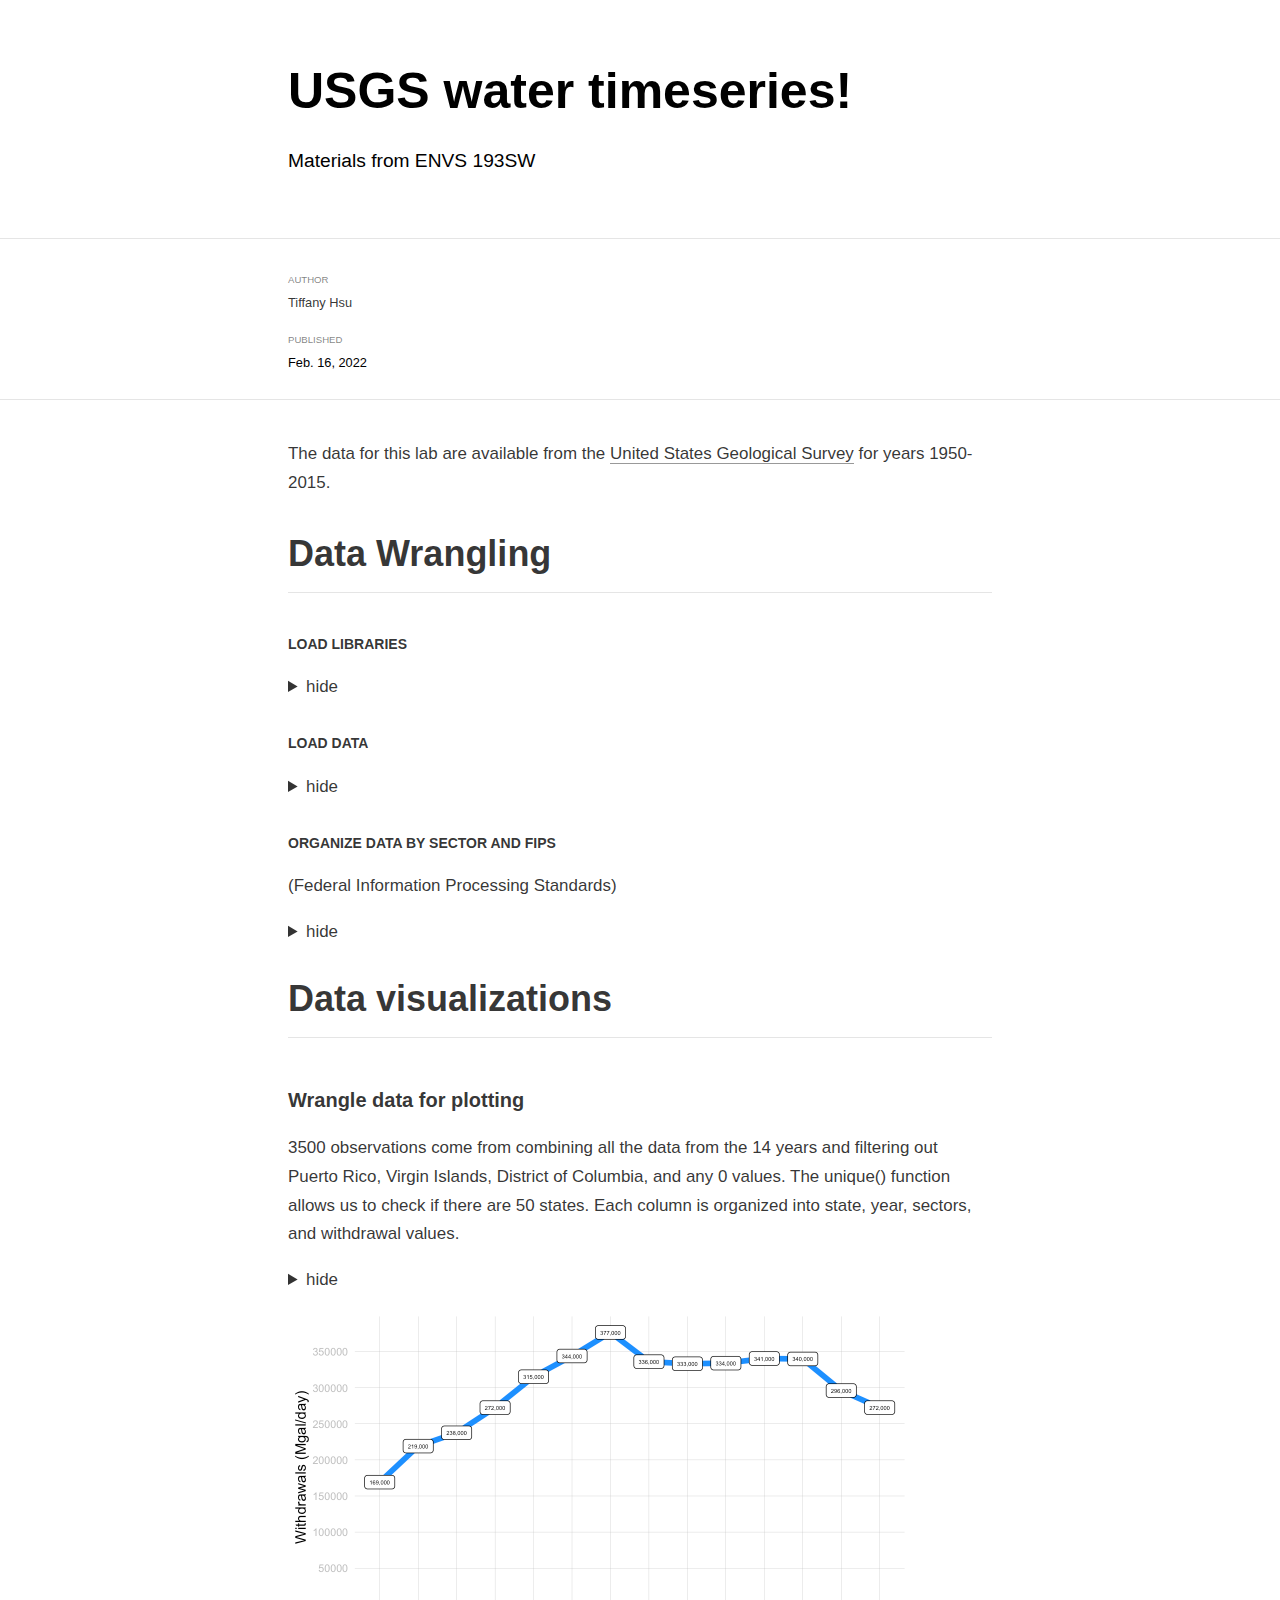
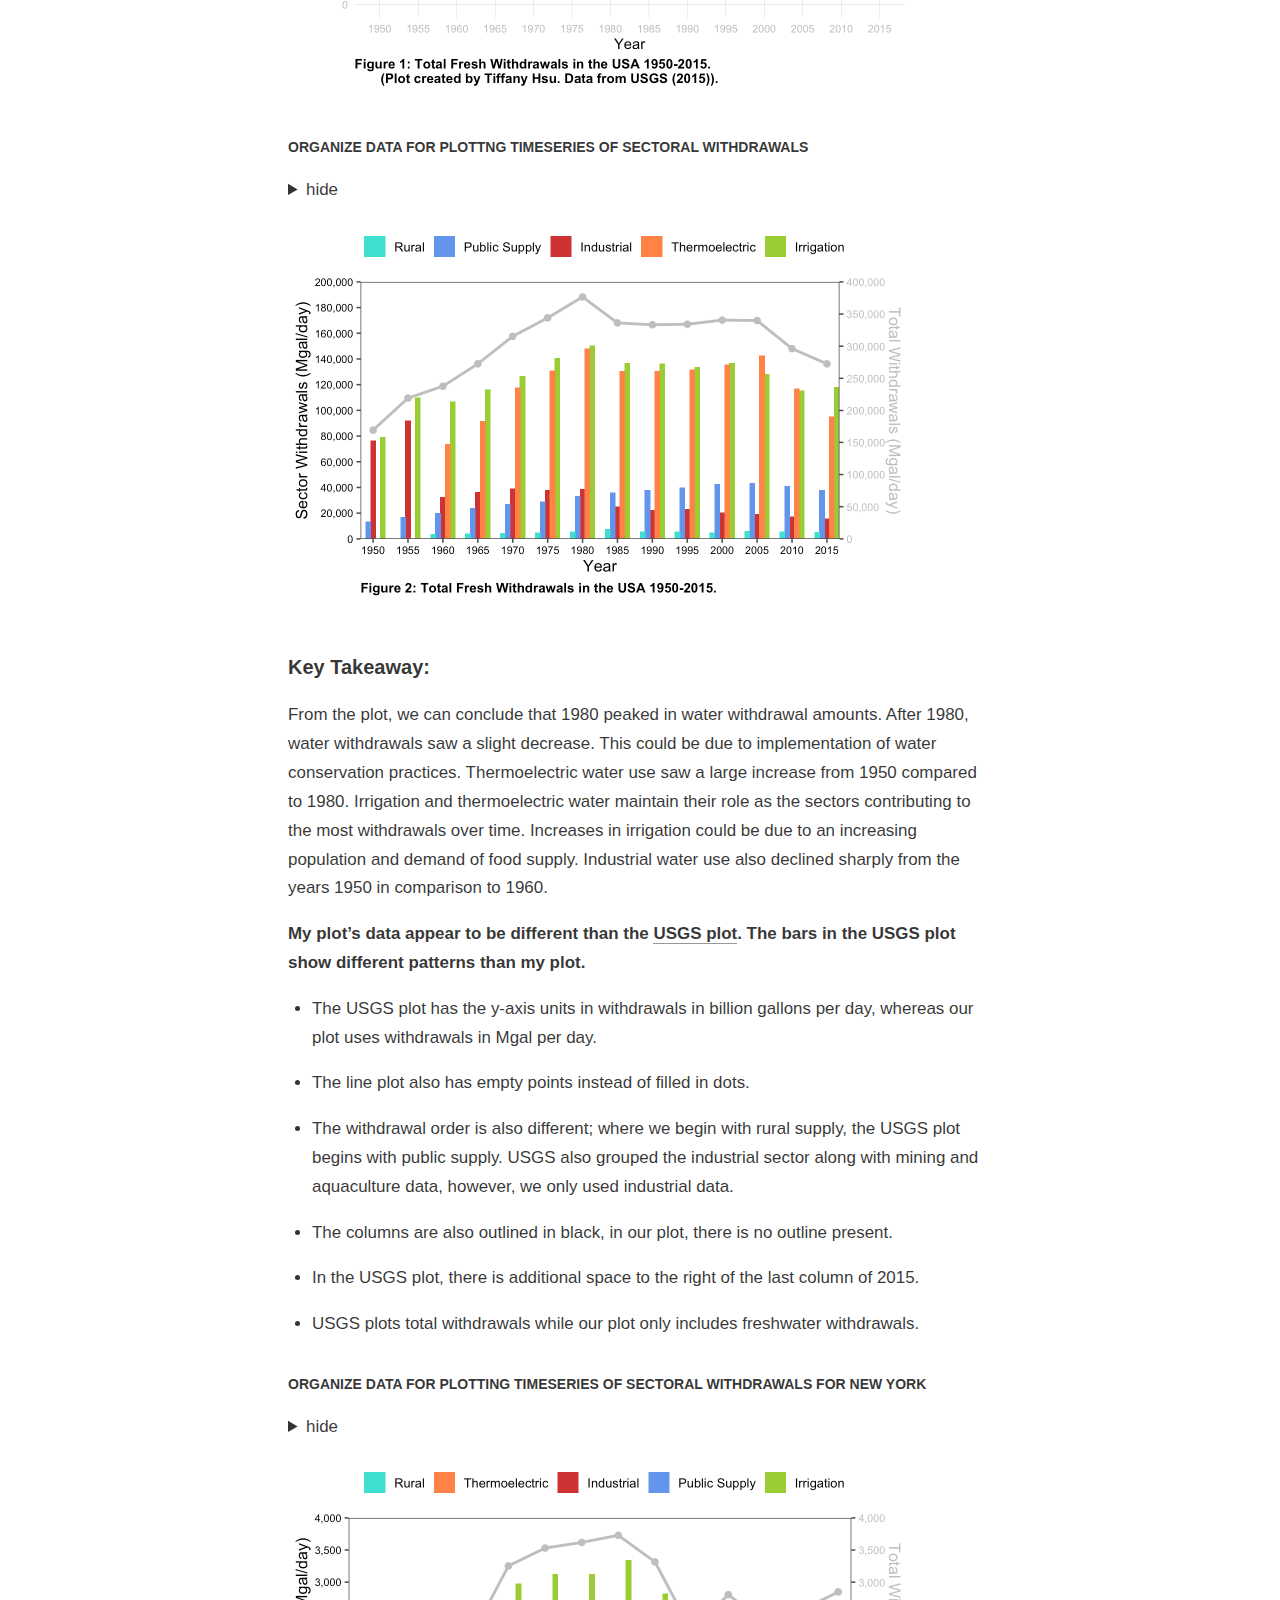
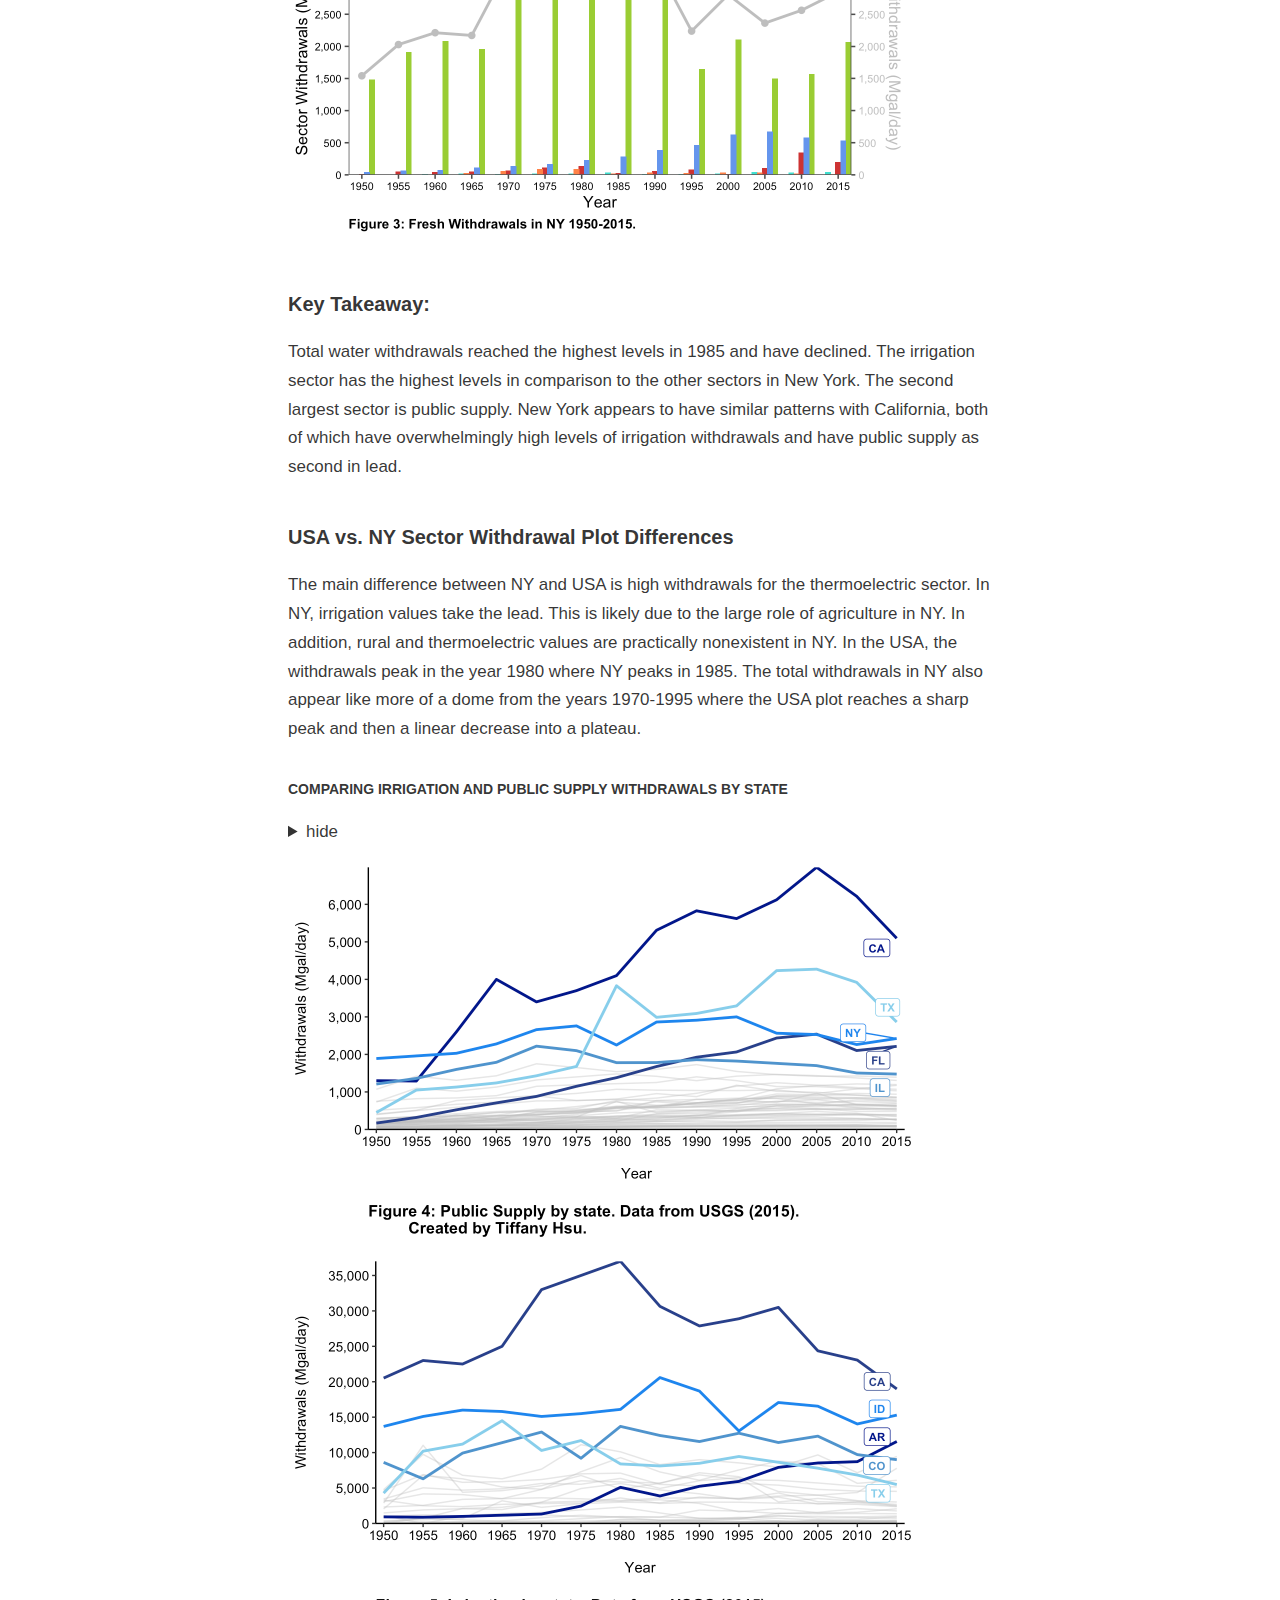
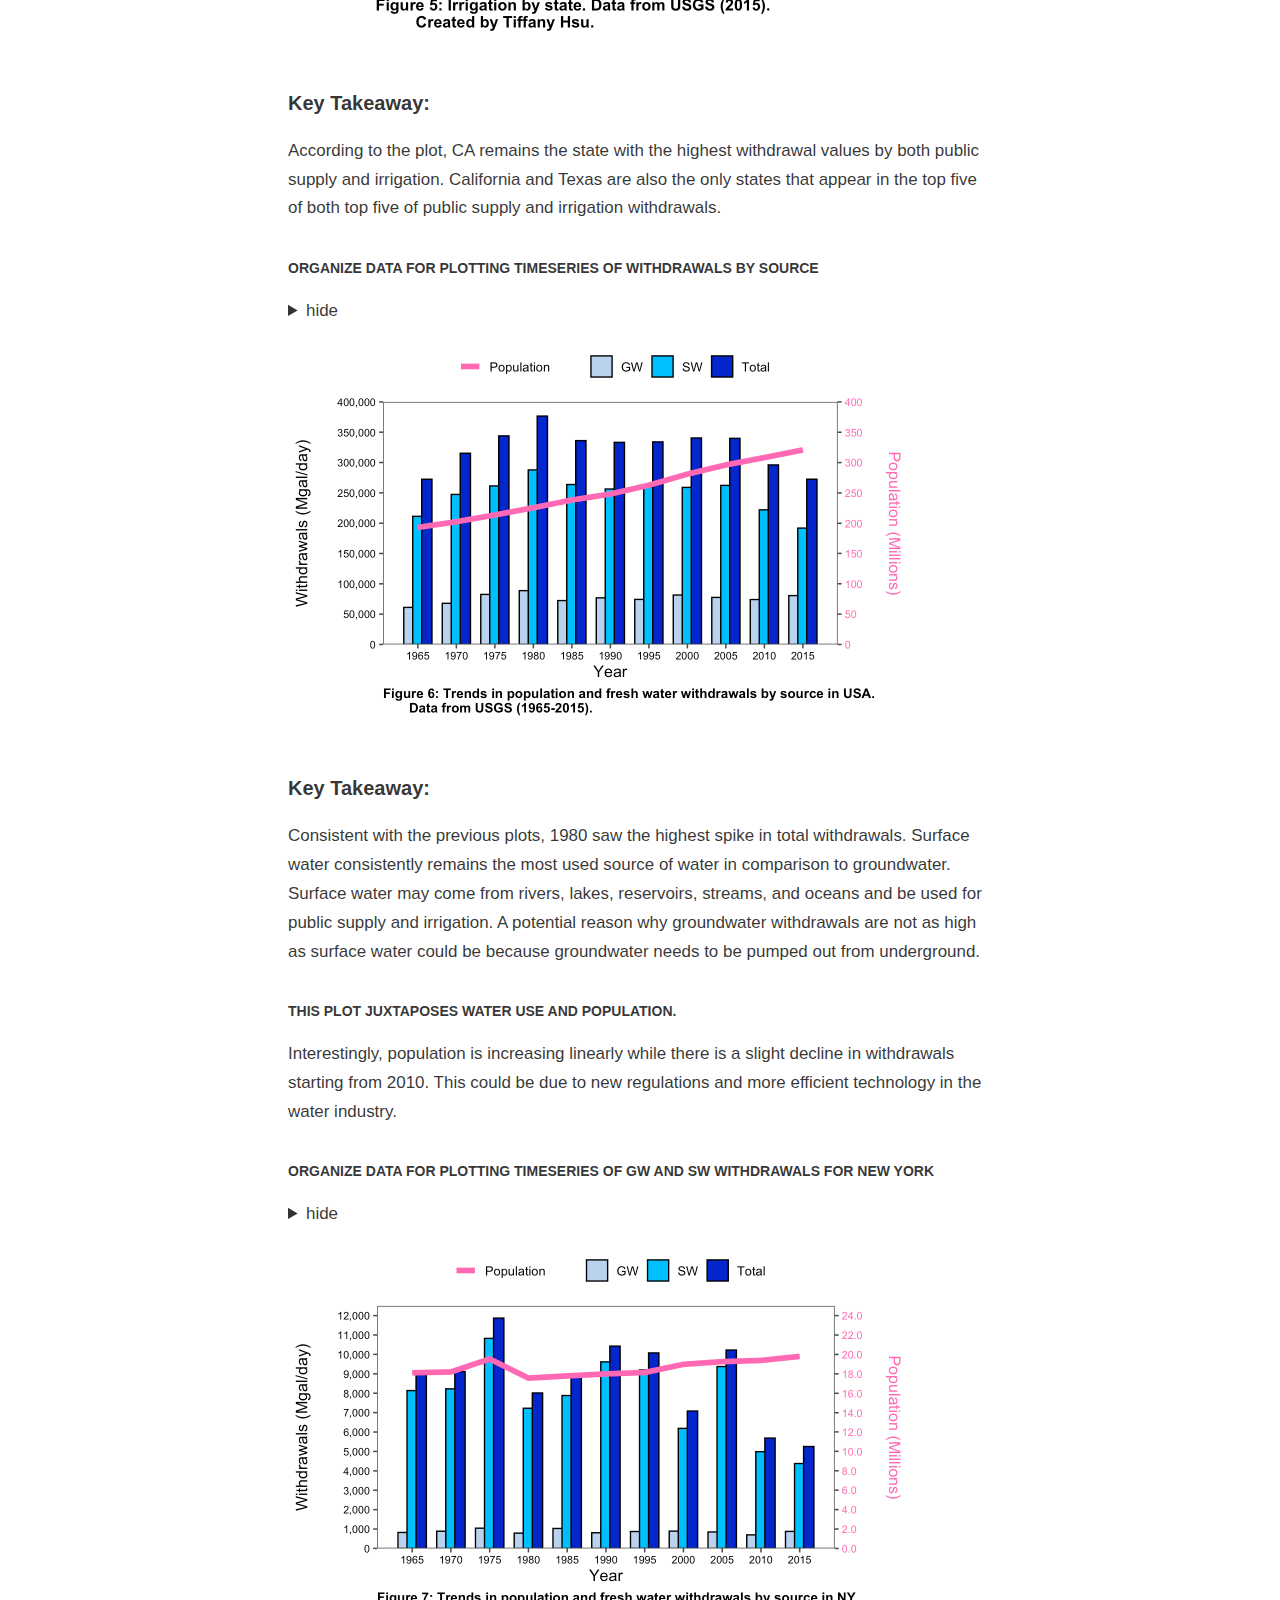
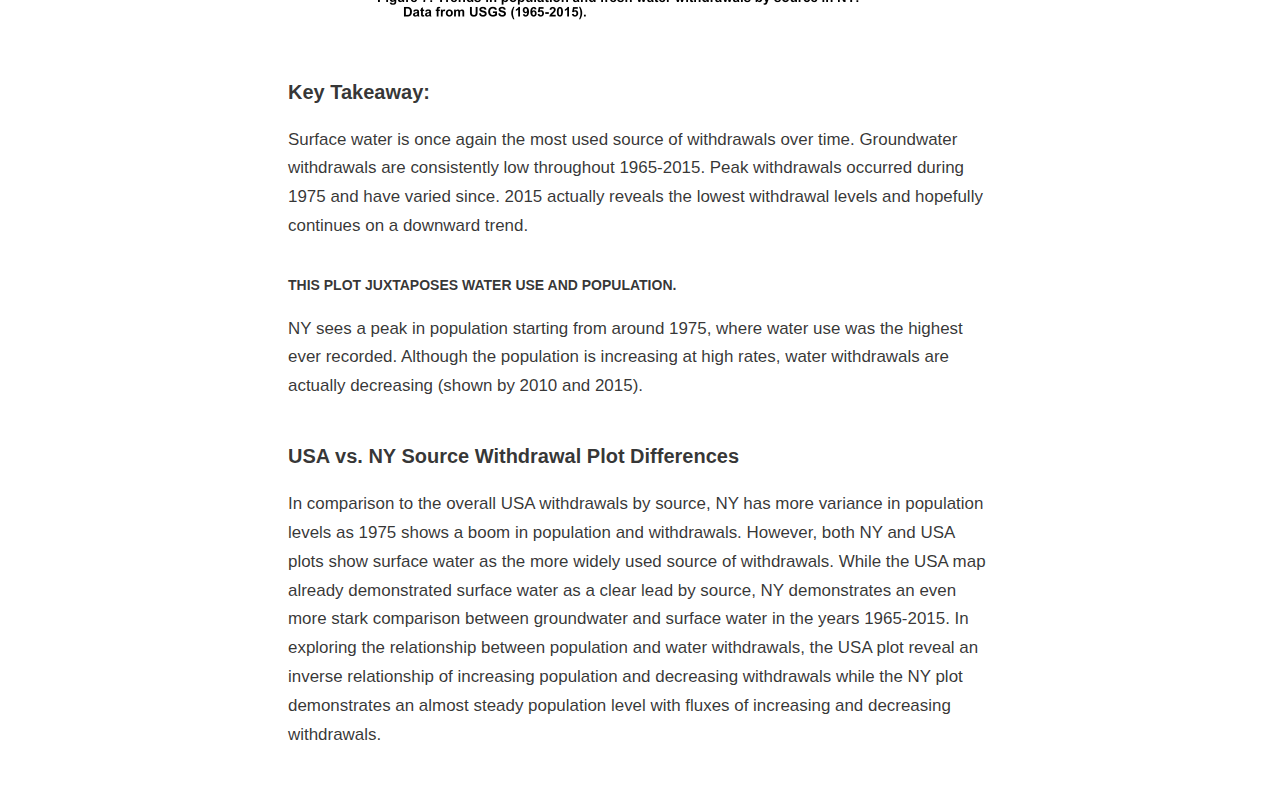
<file: _posts/2022-02-16-project2/project2.html>
<!DOCTYPE html>

<html xmlns="http://www.w3.org/1999/xhtml" lang="" xml:lang="">

<head>
  <meta charset="utf-8"/>
  <meta name="viewport" content="width=device-width, initial-scale=1"/>
  <meta http-equiv="X-UA-Compatible" content="IE=Edge,chrome=1"/>
  <meta name="generator" content="distill" />

  <style type="text/css">
  /* Hide doc at startup (prevent jankiness while JS renders/transforms) */
  body {
    visibility: hidden;
  }
  </style>

 <!--radix_placeholder_import_source-->
 <!--/radix_placeholder_import_source-->

<style type="text/css">code{white-space: pre;}</style>
<style type="text/css" data-origin="pandoc">
pre > code.sourceCode { white-space: pre; position: relative; }
pre > code.sourceCode > span { display: inline-block; line-height: 1.25; }
pre > code.sourceCode > span:empty { height: 1.2em; }
.sourceCode { overflow: visible; }
code.sourceCode > span { color: inherit; text-decoration: inherit; }
div.sourceCode { margin: 1em 0; }
pre.sourceCode { margin: 0; }
@media screen {
div.sourceCode { overflow: auto; }
}
@media print {
pre > code.sourceCode { white-space: pre-wrap; }
pre > code.sourceCode > span { text-indent: -5em; padding-left: 5em; }
}
pre.numberSource code
  { counter-reset: source-line 0; }
pre.numberSource code > span
  { position: relative; left: -4em; counter-increment: source-line; }
pre.numberSource code > span > a:first-child::before
  { content: counter(source-line);
    position: relative; left: -1em; text-align: right; vertical-align: baseline;
    border: none; display: inline-block;
    -webkit-touch-callout: none; -webkit-user-select: none;
    -khtml-user-select: none; -moz-user-select: none;
    -ms-user-select: none; user-select: none;
    padding: 0 4px; width: 4em;
    color: #aaaaaa;
  }
pre.numberSource { margin-left: 3em; border-left: 1px solid #aaaaaa;  padding-left: 4px; }
div.sourceCode
  {   }
@media screen {
pre > code.sourceCode > span > a:first-child::before { text-decoration: underline; }
}
code span.al { color: #ad0000; } /* Alert */
code span.an { color: #5e5e5e; } /* Annotation */
code span.at { } /* Attribute */
code span.bn { color: #ad0000; } /* BaseN */
code span.bu { } /* BuiltIn */
code span.cf { color: #007ba5; } /* ControlFlow */
code span.ch { color: #20794d; } /* Char */
code span.cn { color: #8f5902; } /* Constant */
code span.co { color: #5e5e5e; } /* Comment */
code span.cv { color: #5e5e5e; font-style: italic; } /* CommentVar */
code span.do { color: #5e5e5e; font-style: italic; } /* Documentation */
code span.dt { color: #ad0000; } /* DataType */
code span.dv { color: #ad0000; } /* DecVal */
code span.er { color: #ad0000; } /* Error */
code span.ex { } /* Extension */
code span.fl { color: #ad0000; } /* Float */
code span.fu { color: #4758ab; } /* Function */
code span.im { } /* Import */
code span.in { color: #5e5e5e; } /* Information */
code span.kw { color: #007ba5; } /* Keyword */
code span.op { color: #5e5e5e; } /* Operator */
code span.ot { color: #007ba5; } /* Other */
code span.pp { color: #ad0000; } /* Preprocessor */
code span.sc { color: #5e5e5e; } /* SpecialChar */
code span.ss { color: #20794d; } /* SpecialString */
code span.st { color: #20794d; } /* String */
code span.va { color: #111111; } /* Variable */
code span.vs { color: #20794d; } /* VerbatimString */
code span.wa { color: #5e5e5e; font-style: italic; } /* Warning */
</style>


  <!--radix_placeholder_meta_tags-->
  <title>USGS water timeseries!</title>

  <meta property="description" itemprop="description" content="Materials from ENVS 193SW"/>


  <!--  https://schema.org/Article -->
  <meta property="article:published" itemprop="datePublished" content="2022-02-16"/>
  <meta property="article:created" itemprop="dateCreated" content="2022-02-16"/>
  <meta name="article:author" content="Tiffany Hsu"/>

  <!--  https://developers.facebook.com/docs/sharing/webmasters#markup -->
  <meta property="og:title" content="USGS water timeseries!"/>
  <meta property="og:type" content="article"/>
  <meta property="og:description" content="Materials from ENVS 193SW"/>
  <meta property="og:locale" content="en_US"/>

  <!--  https://dev.twitter.com/cards/types/summary -->
  <meta property="twitter:card" content="summary"/>
  <meta property="twitter:title" content="USGS water timeseries!"/>
  <meta property="twitter:description" content="Materials from ENVS 193SW"/>

  <!--/radix_placeholder_meta_tags-->
  <!--radix_placeholder_rmarkdown_metadata-->

  <script type="text/json" id="radix-rmarkdown-metadata">
  {"type":"list","attributes":{"names":{"type":"character","attributes":{},"value":["title","description","author","date","output"]}},"value":[{"type":"character","attributes":{},"value":["USGS water timeseries!"]},{"type":"character","attributes":{},"value":["Materials from ENVS 193SW\n"]},{"type":"list","attributes":{},"value":[{"type":"list","attributes":{"names":{"type":"character","attributes":{},"value":["name"]}},"value":[{"type":"character","attributes":{},"value":["Tiffany Hsu"]}]}]},{"type":"character","attributes":{},"value":["2022-02-16"]},{"type":"list","attributes":{"names":{"type":"character","attributes":{},"value":["distill::distill_article"]}},"value":[{"type":"list","attributes":{"names":{"type":"character","attributes":{},"value":["self_contained","code_folding"]}},"value":[{"type":"logical","attributes":{},"value":[false]},{"type":"character","attributes":{},"value":["hide"]}]}]}]}
  </script>
  <!--/radix_placeholder_rmarkdown_metadata-->
  
  <script type="text/json" id="radix-resource-manifest">
  {"type":"character","attributes":{},"value":["project2_files/anchor-4.2.2/anchor.min.js","project2_files/bowser-1.9.3/bowser.min.js","project2_files/distill-2.2.21/template.v2.js","project2_files/figure-html5/unnamed-chunk-10-1.png","project2_files/figure-html5/unnamed-chunk-4-1.png","project2_files/figure-html5/unnamed-chunk-5-1.png","project2_files/figure-html5/unnamed-chunk-6-1.png","project2_files/figure-html5/unnamed-chunk-7-1.png","project2_files/figure-html5/unnamed-chunk-7-2.png","project2_files/figure-html5/unnamed-chunk-8-1.png","project2_files/figure-html5/unnamed-chunk-9-1.png","project2_files/header-attrs-2.11/header-attrs.js","project2_files/jquery-3.6.0/jquery-3.6.0.js","project2_files/jquery-3.6.0/jquery-3.6.0.min.js","project2_files/jquery-3.6.0/jquery-3.6.0.min.map","project2_files/popper-2.6.0/popper.min.js","project2_files/tippy-6.2.7/tippy-bundle.umd.min.js","project2_files/tippy-6.2.7/tippy-light-border.css","project2_files/tippy-6.2.7/tippy.css","project2_files/tippy-6.2.7/tippy.umd.min.js","project2_files/webcomponents-2.0.0/webcomponents.js"]}
  </script>
  <!--radix_placeholder_navigation_in_header-->
  <!--/radix_placeholder_navigation_in_header-->
  <!--radix_placeholder_distill-->

  <style type="text/css">

  body {
    background-color: white;
  }

  .pandoc-table {
    width: 100%;
  }

  .pandoc-table>caption {
    margin-bottom: 10px;
  }

  .pandoc-table th:not([align]) {
    text-align: left;
  }

  .pagedtable-footer {
    font-size: 15px;
  }

  d-byline .byline {
    grid-template-columns: 2fr 2fr;
  }

  d-byline .byline h3 {
    margin-block-start: 1.5em;
  }

  d-byline .byline .authors-affiliations h3 {
    margin-block-start: 0.5em;
  }

  .authors-affiliations .orcid-id {
    width: 16px;
    height:16px;
    margin-left: 4px;
    margin-right: 4px;
    vertical-align: middle;
    padding-bottom: 2px;
  }

  d-title .dt-tags {
    margin-top: 1em;
    grid-column: text;
  }

  .dt-tags .dt-tag {
    text-decoration: none;
    display: inline-block;
    color: rgba(0,0,0,0.6);
    padding: 0em 0.4em;
    margin-right: 0.5em;
    margin-bottom: 0.4em;
    font-size: 70%;
    border: 1px solid rgba(0,0,0,0.2);
    border-radius: 3px;
    text-transform: uppercase;
    font-weight: 500;
  }

  d-article table.gt_table td,
  d-article table.gt_table th {
    border-bottom: none;
  }

  .html-widget {
    margin-bottom: 2.0em;
  }

  .l-screen-inset {
    padding-right: 16px;
  }

  .l-screen .caption {
    margin-left: 10px;
  }

  .shaded {
    background: rgb(247, 247, 247);
    padding-top: 20px;
    padding-bottom: 20px;
    border-top: 1px solid rgba(0, 0, 0, 0.1);
    border-bottom: 1px solid rgba(0, 0, 0, 0.1);
  }

  .shaded .html-widget {
    margin-bottom: 0;
    border: 1px solid rgba(0, 0, 0, 0.1);
  }

  .shaded .shaded-content {
    background: white;
  }

  .text-output {
    margin-top: 0;
    line-height: 1.5em;
  }

  .hidden {
    display: none !important;
  }

  d-article {
    padding-top: 2.5rem;
    padding-bottom: 30px;
  }

  d-appendix {
    padding-top: 30px;
  }

  d-article>p>img {
    width: 100%;
  }

  d-article h2 {
    margin: 1rem 0 1.5rem 0;
  }

  d-article h3 {
    margin-top: 1.5rem;
  }

  d-article iframe {
    border: 1px solid rgba(0, 0, 0, 0.1);
    margin-bottom: 2.0em;
    width: 100%;
  }

  /* Tweak code blocks */

  d-article div.sourceCode code,
  d-article pre code {
    font-family: Consolas, Monaco, 'Andale Mono', 'Ubuntu Mono', monospace;
  }

  d-article pre,
  d-article div.sourceCode,
  d-article div.sourceCode pre {
    overflow: auto;
  }

  d-article div.sourceCode {
    background-color: white;
  }

  d-article div.sourceCode pre {
    padding-left: 10px;
    font-size: 12px;
    border-left: 2px solid rgba(0,0,0,0.1);
  }

  d-article pre {
    font-size: 12px;
    color: black;
    background: none;
    margin-top: 0;
    text-align: left;
    white-space: pre;
    word-spacing: normal;
    word-break: normal;
    word-wrap: normal;
    line-height: 1.5;

    -moz-tab-size: 4;
    -o-tab-size: 4;
    tab-size: 4;

    -webkit-hyphens: none;
    -moz-hyphens: none;
    -ms-hyphens: none;
    hyphens: none;
  }

  d-article pre a {
    border-bottom: none;
  }

  d-article pre a:hover {
    border-bottom: none;
    text-decoration: underline;
  }

  d-article details {
    grid-column: text;
    margin-bottom: 0.8em;
  }

  @media(min-width: 768px) {

  d-article pre,
  d-article div.sourceCode,
  d-article div.sourceCode pre {
    overflow: visible !important;
  }

  d-article div.sourceCode pre {
    padding-left: 18px;
    font-size: 14px;
  }

  d-article pre {
    font-size: 14px;
  }

  }

  figure img.external {
    background: white;
    border: 1px solid rgba(0, 0, 0, 0.1);
    box-shadow: 0 1px 8px rgba(0, 0, 0, 0.1);
    padding: 18px;
    box-sizing: border-box;
  }

  /* CSS for d-contents */

  .d-contents {
    grid-column: text;
    color: rgba(0,0,0,0.8);
    font-size: 0.9em;
    padding-bottom: 1em;
    margin-bottom: 1em;
    padding-bottom: 0.5em;
    margin-bottom: 1em;
    padding-left: 0.25em;
    justify-self: start;
  }

  @media(min-width: 1000px) {
    .d-contents.d-contents-float {
      height: 0;
      grid-column-start: 1;
      grid-column-end: 4;
      justify-self: center;
      padding-right: 3em;
      padding-left: 2em;
    }
  }

  .d-contents nav h3 {
    font-size: 18px;
    margin-top: 0;
    margin-bottom: 1em;
  }

  .d-contents li {
    list-style-type: none
  }

  .d-contents nav > ul {
    padding-left: 0;
  }

  .d-contents ul {
    padding-left: 1em
  }

  .d-contents nav ul li {
    margin-top: 0.6em;
    margin-bottom: 0.2em;
  }

  .d-contents nav a {
    font-size: 13px;
    border-bottom: none;
    text-decoration: none
    color: rgba(0, 0, 0, 0.8);
  }

  .d-contents nav a:hover {
    text-decoration: underline solid rgba(0, 0, 0, 0.6)
  }

  .d-contents nav > ul > li > a {
    font-weight: 600;
  }

  .d-contents nav > ul > li > ul {
    font-weight: inherit;
  }

  .d-contents nav > ul > li > ul > li {
    margin-top: 0.2em;
  }


  .d-contents nav ul {
    margin-top: 0;
    margin-bottom: 0.25em;
  }

  .d-article-with-toc h2:nth-child(2) {
    margin-top: 0;
  }


  /* Figure */

  .figure {
    position: relative;
    margin-bottom: 2.5em;
    margin-top: 1.5em;
  }

  .figure img {
    width: 100%;
  }

  .figure .caption {
    color: rgba(0, 0, 0, 0.6);
    font-size: 12px;
    line-height: 1.5em;
  }

  .figure img.external {
    background: white;
    border: 1px solid rgba(0, 0, 0, 0.1);
    box-shadow: 0 1px 8px rgba(0, 0, 0, 0.1);
    padding: 18px;
    box-sizing: border-box;
  }

  .figure .caption a {
    color: rgba(0, 0, 0, 0.6);
  }

  .figure .caption b,
  .figure .caption strong, {
    font-weight: 600;
    color: rgba(0, 0, 0, 1.0);
  }

  /* Citations */

  d-article .citation {
    color: inherit;
    cursor: inherit;
  }

  div.hanging-indent{
    margin-left: 1em; text-indent: -1em;
  }

  /* Citation hover box */

  .tippy-box[data-theme~=light-border] {
    background-color: rgba(250, 250, 250, 0.95);
  }

  .tippy-content > p {
    margin-bottom: 0;
    padding: 2px;
  }


  /* Tweak 1000px media break to show more text */

  @media(min-width: 1000px) {
    .base-grid,
    distill-header,
    d-title,
    d-abstract,
    d-article,
    d-appendix,
    distill-appendix,
    d-byline,
    d-footnote-list,
    d-citation-list,
    distill-footer {
      grid-template-columns: [screen-start] 1fr [page-start kicker-start] 80px [middle-start] 50px [text-start kicker-end] 65px 65px 65px 65px 65px 65px 65px 65px [text-end gutter-start] 65px [middle-end] 65px [page-end gutter-end] 1fr [screen-end];
      grid-column-gap: 16px;
    }

    .grid {
      grid-column-gap: 16px;
    }

    d-article {
      font-size: 1.06rem;
      line-height: 1.7em;
    }
    figure .caption, .figure .caption, figure figcaption {
      font-size: 13px;
    }
  }

  @media(min-width: 1180px) {
    .base-grid,
    distill-header,
    d-title,
    d-abstract,
    d-article,
    d-appendix,
    distill-appendix,
    d-byline,
    d-footnote-list,
    d-citation-list,
    distill-footer {
      grid-template-columns: [screen-start] 1fr [page-start kicker-start] 60px [middle-start] 60px [text-start kicker-end] 60px 60px 60px 60px 60px 60px 60px 60px [text-end gutter-start] 60px [middle-end] 60px [page-end gutter-end] 1fr [screen-end];
      grid-column-gap: 32px;
    }

    .grid {
      grid-column-gap: 32px;
    }
  }


  /* Get the citation styles for the appendix (not auto-injected on render since
     we do our own rendering of the citation appendix) */

  d-appendix .citation-appendix,
  .d-appendix .citation-appendix {
    font-size: 11px;
    line-height: 15px;
    border-left: 1px solid rgba(0, 0, 0, 0.1);
    padding-left: 18px;
    border: 1px solid rgba(0,0,0,0.1);
    background: rgba(0, 0, 0, 0.02);
    padding: 10px 18px;
    border-radius: 3px;
    color: rgba(150, 150, 150, 1);
    overflow: hidden;
    margin-top: -12px;
    white-space: pre-wrap;
    word-wrap: break-word;
  }

  /* Include appendix styles here so they can be overridden */

  d-appendix {
    contain: layout style;
    font-size: 0.8em;
    line-height: 1.7em;
    margin-top: 60px;
    margin-bottom: 0;
    border-top: 1px solid rgba(0, 0, 0, 0.1);
    color: rgba(0,0,0,0.5);
    padding-top: 60px;
    padding-bottom: 48px;
  }

  d-appendix h3 {
    grid-column: page-start / text-start;
    font-size: 15px;
    font-weight: 500;
    margin-top: 1em;
    margin-bottom: 0;
    color: rgba(0,0,0,0.65);
  }

  d-appendix h3 + * {
    margin-top: 1em;
  }

  d-appendix ol {
    padding: 0 0 0 15px;
  }

  @media (min-width: 768px) {
    d-appendix ol {
      padding: 0 0 0 30px;
      margin-left: -30px;
    }
  }

  d-appendix li {
    margin-bottom: 1em;
  }

  d-appendix a {
    color: rgba(0, 0, 0, 0.6);
  }

  d-appendix > * {
    grid-column: text;
  }

  d-appendix > d-footnote-list,
  d-appendix > d-citation-list,
  d-appendix > distill-appendix {
    grid-column: screen;
  }

  /* Include footnote styles here so they can be overridden */

  d-footnote-list {
    contain: layout style;
  }

  d-footnote-list > * {
    grid-column: text;
  }

  d-footnote-list a.footnote-backlink {
    color: rgba(0,0,0,0.3);
    padding-left: 0.5em;
  }



  /* Anchor.js */

  .anchorjs-link {
    /*transition: all .25s linear; */
    text-decoration: none;
    border-bottom: none;
  }
  *:hover > .anchorjs-link {
    margin-left: -1.125em !important;
    text-decoration: none;
    border-bottom: none;
  }

  /* Social footer */

  .social_footer {
    margin-top: 30px;
    margin-bottom: 0;
    color: rgba(0,0,0,0.67);
  }

  .disqus-comments {
    margin-right: 30px;
  }

  .disqus-comment-count {
    border-bottom: 1px solid rgba(0, 0, 0, 0.4);
    cursor: pointer;
  }

  #disqus_thread {
    margin-top: 30px;
  }

  .article-sharing a {
    border-bottom: none;
    margin-right: 8px;
  }

  .article-sharing a:hover {
    border-bottom: none;
  }

  .sidebar-section.subscribe {
    font-size: 12px;
    line-height: 1.6em;
  }

  .subscribe p {
    margin-bottom: 0.5em;
  }


  .article-footer .subscribe {
    font-size: 15px;
    margin-top: 45px;
  }


  .sidebar-section.custom {
    font-size: 12px;
    line-height: 1.6em;
  }

  .custom p {
    margin-bottom: 0.5em;
  }

  /* Styles for listing layout (hide title) */
  .layout-listing d-title, .layout-listing .d-title {
    display: none;
  }

  /* Styles for posts lists (not auto-injected) */


  .posts-with-sidebar {
    padding-left: 45px;
    padding-right: 45px;
  }

  .posts-list .description h2,
  .posts-list .description p {
    font-family: -apple-system, BlinkMacSystemFont, "Segoe UI", Roboto, Oxygen, Ubuntu, Cantarell, "Fira Sans", "Droid Sans", "Helvetica Neue", Arial, sans-serif;
  }

  .posts-list .description h2 {
    font-weight: 700;
    border-bottom: none;
    padding-bottom: 0;
  }

  .posts-list h2.post-tag {
    border-bottom: 1px solid rgba(0, 0, 0, 0.2);
    padding-bottom: 12px;
  }
  .posts-list {
    margin-top: 60px;
    margin-bottom: 24px;
  }

  .posts-list .post-preview {
    text-decoration: none;
    overflow: hidden;
    display: block;
    border-bottom: 1px solid rgba(0, 0, 0, 0.1);
    padding: 24px 0;
  }

  .post-preview-last {
    border-bottom: none !important;
  }

  .posts-list .posts-list-caption {
    grid-column: screen;
    font-weight: 400;
  }

  .posts-list .post-preview h2 {
    margin: 0 0 6px 0;
    line-height: 1.2em;
    font-style: normal;
    font-size: 24px;
  }

  .posts-list .post-preview p {
    margin: 0 0 12px 0;
    line-height: 1.4em;
    font-size: 16px;
  }

  .posts-list .post-preview .thumbnail {
    box-sizing: border-box;
    margin-bottom: 24px;
    position: relative;
    max-width: 500px;
  }
  .posts-list .post-preview img {
    width: 100%;
    display: block;
  }

  .posts-list .metadata {
    font-size: 12px;
    line-height: 1.4em;
    margin-bottom: 18px;
  }

  .posts-list .metadata > * {
    display: inline-block;
  }

  .posts-list .metadata .publishedDate {
    margin-right: 2em;
  }

  .posts-list .metadata .dt-authors {
    display: block;
    margin-top: 0.3em;
    margin-right: 2em;
  }

  .posts-list .dt-tags {
    display: block;
    line-height: 1em;
  }

  .posts-list .dt-tags .dt-tag {
    display: inline-block;
    color: rgba(0,0,0,0.6);
    padding: 0.3em 0.4em;
    margin-right: 0.2em;
    margin-bottom: 0.4em;
    font-size: 60%;
    border: 1px solid rgba(0,0,0,0.2);
    border-radius: 3px;
    text-transform: uppercase;
    font-weight: 500;
  }

  .posts-list img {
    opacity: 1;
  }

  .posts-list img[data-src] {
    opacity: 0;
  }

  .posts-more {
    clear: both;
  }


  .posts-sidebar {
    font-size: 16px;
  }

  .posts-sidebar h3 {
    font-size: 16px;
    margin-top: 0;
    margin-bottom: 0.5em;
    font-weight: 400;
    text-transform: uppercase;
  }

  .sidebar-section {
    margin-bottom: 30px;
  }

  .categories ul {
    list-style-type: none;
    margin: 0;
    padding: 0;
  }

  .categories li {
    color: rgba(0, 0, 0, 0.8);
    margin-bottom: 0;
  }

  .categories li>a {
    border-bottom: none;
  }

  .categories li>a:hover {
    border-bottom: 1px solid rgba(0, 0, 0, 0.4);
  }

  .categories .active {
    font-weight: 600;
  }

  .categories .category-count {
    color: rgba(0, 0, 0, 0.4);
  }


  @media(min-width: 768px) {
    .posts-list .post-preview h2 {
      font-size: 26px;
    }
    .posts-list .post-preview .thumbnail {
      float: right;
      width: 30%;
      margin-bottom: 0;
    }
    .posts-list .post-preview .description {
      float: left;
      width: 45%;
    }
    .posts-list .post-preview .metadata {
      float: left;
      width: 20%;
      margin-top: 8px;
    }
    .posts-list .post-preview p {
      margin: 0 0 12px 0;
      line-height: 1.5em;
      font-size: 16px;
    }
    .posts-with-sidebar .posts-list {
      float: left;
      width: 75%;
    }
    .posts-with-sidebar .posts-sidebar {
      float: right;
      width: 20%;
      margin-top: 60px;
      padding-top: 24px;
      padding-bottom: 24px;
    }
  }


  /* Improve display for browsers without grid (IE/Edge <= 15) */

  .downlevel {
    line-height: 1.6em;
    font-family: -apple-system, BlinkMacSystemFont, "Segoe UI", Roboto, Oxygen, Ubuntu, Cantarell, "Fira Sans", "Droid Sans", "Helvetica Neue", Arial, sans-serif;
    margin: 0;
  }

  .downlevel .d-title {
    padding-top: 6rem;
    padding-bottom: 1.5rem;
  }

  .downlevel .d-title h1 {
    font-size: 50px;
    font-weight: 700;
    line-height: 1.1em;
    margin: 0 0 0.5rem;
  }

  .downlevel .d-title p {
    font-weight: 300;
    font-size: 1.2rem;
    line-height: 1.55em;
    margin-top: 0;
  }

  .downlevel .d-byline {
    padding-top: 0.8em;
    padding-bottom: 0.8em;
    font-size: 0.8rem;
    line-height: 1.8em;
  }

  .downlevel .section-separator {
    border: none;
    border-top: 1px solid rgba(0, 0, 0, 0.1);
  }

  .downlevel .d-article {
    font-size: 1.06rem;
    line-height: 1.7em;
    padding-top: 1rem;
    padding-bottom: 2rem;
  }


  .downlevel .d-appendix {
    padding-left: 0;
    padding-right: 0;
    max-width: none;
    font-size: 0.8em;
    line-height: 1.7em;
    margin-bottom: 0;
    color: rgba(0,0,0,0.5);
    padding-top: 40px;
    padding-bottom: 48px;
  }

  .downlevel .footnotes ol {
    padding-left: 13px;
  }

  .downlevel .base-grid,
  .downlevel .distill-header,
  .downlevel .d-title,
  .downlevel .d-abstract,
  .downlevel .d-article,
  .downlevel .d-appendix,
  .downlevel .distill-appendix,
  .downlevel .d-byline,
  .downlevel .d-footnote-list,
  .downlevel .d-citation-list,
  .downlevel .distill-footer,
  .downlevel .appendix-bottom,
  .downlevel .posts-container {
    padding-left: 40px;
    padding-right: 40px;
  }

  @media(min-width: 768px) {
    .downlevel .base-grid,
    .downlevel .distill-header,
    .downlevel .d-title,
    .downlevel .d-abstract,
    .downlevel .d-article,
    .downlevel .d-appendix,
    .downlevel .distill-appendix,
    .downlevel .d-byline,
    .downlevel .d-footnote-list,
    .downlevel .d-citation-list,
    .downlevel .distill-footer,
    .downlevel .appendix-bottom,
    .downlevel .posts-container {
    padding-left: 150px;
    padding-right: 150px;
    max-width: 900px;
  }
  }

  .downlevel pre code {
    display: block;
    border-left: 2px solid rgba(0, 0, 0, .1);
    padding: 0 0 0 20px;
    font-size: 14px;
  }

  .downlevel code, .downlevel pre {
    color: black;
    background: none;
    font-family: Consolas, Monaco, 'Andale Mono', 'Ubuntu Mono', monospace;
    text-align: left;
    white-space: pre;
    word-spacing: normal;
    word-break: normal;
    word-wrap: normal;
    line-height: 1.5;

    -moz-tab-size: 4;
    -o-tab-size: 4;
    tab-size: 4;

    -webkit-hyphens: none;
    -moz-hyphens: none;
    -ms-hyphens: none;
    hyphens: none;
  }

  .downlevel .posts-list .post-preview {
    color: inherit;
  }



  </style>

  <script type="application/javascript">

  function is_downlevel_browser() {
    if (bowser.isUnsupportedBrowser({ msie: "12", msedge: "16"},
                                   window.navigator.userAgent)) {
      return true;
    } else {
      return window.load_distill_framework === undefined;
    }
  }

  // show body when load is complete
  function on_load_complete() {

    // add anchors
    if (window.anchors) {
      window.anchors.options.placement = 'left';
      window.anchors.add('d-article > h2, d-article > h3, d-article > h4, d-article > h5');
    }


    // set body to visible
    document.body.style.visibility = 'visible';

    // force redraw for leaflet widgets
    if (window.HTMLWidgets) {
      var maps = window.HTMLWidgets.findAll(".leaflet");
      $.each(maps, function(i, el) {
        var map = this.getMap();
        map.invalidateSize();
        map.eachLayer(function(layer) {
          if (layer instanceof L.TileLayer)
            layer.redraw();
        });
      });
    }

    // trigger 'shown' so htmlwidgets resize
    $('d-article').trigger('shown');
  }

  function init_distill() {

    init_common();

    // create front matter
    var front_matter = $('<d-front-matter></d-front-matter>');
    $('#distill-front-matter').wrap(front_matter);

    // create d-title
    $('.d-title').changeElementType('d-title');

    // create d-byline
    var byline = $('<d-byline></d-byline>');
    $('.d-byline').replaceWith(byline);

    // create d-article
    var article = $('<d-article></d-article>');
    $('.d-article').wrap(article).children().unwrap();

    // move posts container into article
    $('.posts-container').appendTo($('d-article'));

    // create d-appendix
    $('.d-appendix').changeElementType('d-appendix');

    // flag indicating that we have appendix items
    var appendix = $('.appendix-bottom').children('h3').length > 0;

    // replace footnotes with <d-footnote>
    $('.footnote-ref').each(function(i, val) {
      appendix = true;
      var href = $(this).attr('href');
      var id = href.replace('#', '');
      var fn = $('#' + id);
      var fn_p = $('#' + id + '>p');
      fn_p.find('.footnote-back').remove();
      var text = fn_p.html();
      var dtfn = $('<d-footnote></d-footnote>');
      dtfn.html(text);
      $(this).replaceWith(dtfn);
    });
    // remove footnotes
    $('.footnotes').remove();

    // move refs into #references-listing
    $('#references-listing').replaceWith($('#refs'));

    $('h1.appendix, h2.appendix').each(function(i, val) {
      $(this).changeElementType('h3');
    });
    $('h3.appendix').each(function(i, val) {
      var id = $(this).attr('id');
      $('.d-contents a[href="#' + id + '"]').parent().remove();
      appendix = true;
      $(this).nextUntil($('h1, h2, h3')).addBack().appendTo($('d-appendix'));
    });

    // show d-appendix if we have appendix content
    $("d-appendix").css('display', appendix ? 'grid' : 'none');

    // localize layout chunks to just output
    $('.layout-chunk').each(function(i, val) {

      // capture layout
      var layout = $(this).attr('data-layout');

      // apply layout to markdown level block elements
      var elements = $(this).children().not('details, div.sourceCode, pre, script');
      elements.each(function(i, el) {
        var layout_div = $('<div class="' + layout + '"></div>');
        if (layout_div.hasClass('shaded')) {
          var shaded_content = $('<div class="shaded-content"></div>');
          $(this).wrap(shaded_content);
          $(this).parent().wrap(layout_div);
        } else {
          $(this).wrap(layout_div);
        }
      });


      // unwrap the layout-chunk div
      $(this).children().unwrap();
    });

    // remove code block used to force  highlighting css
    $('.distill-force-highlighting-css').parent().remove();

    // remove empty line numbers inserted by pandoc when using a
    // custom syntax highlighting theme
    $('code.sourceCode a:empty').remove();

    // load distill framework
    load_distill_framework();

    // wait for window.distillRunlevel == 4 to do post processing
    function distill_post_process() {

      if (!window.distillRunlevel || window.distillRunlevel < 4)
        return;

      // hide author/affiliations entirely if we have no authors
      var front_matter = JSON.parse($("#distill-front-matter").html());
      var have_authors = front_matter.authors && front_matter.authors.length > 0;
      if (!have_authors)
        $('d-byline').addClass('hidden');

      // article with toc class
      $('.d-contents').parent().addClass('d-article-with-toc');

      // strip links that point to #
      $('.authors-affiliations').find('a[href="#"]').removeAttr('href');

      // add orcid ids
      $('.authors-affiliations').find('.author').each(function(i, el) {
        var orcid_id = front_matter.authors[i].orcidID;
        if (orcid_id) {
          var a = $('<a></a>');
          a.attr('href', 'https://orcid.org/' + orcid_id);
          var img = $('<img></img>');
          img.addClass('orcid-id');
          img.attr('alt', 'ORCID ID');
          img.attr('src','[data-uri]');
          a.append(img);
          $(this).append(a);
        }
      });

      // hide elements of author/affiliations grid that have no value
      function hide_byline_column(caption) {
        $('d-byline').find('h3:contains("' + caption + '")').parent().css('visibility', 'hidden');
      }

      // affiliations
      var have_affiliations = false;
      for (var i = 0; i<front_matter.authors.length; ++i) {
        var author = front_matter.authors[i];
        if (author.affiliation !== "&nbsp;") {
          have_affiliations = true;
          break;
        }
      }
      if (!have_affiliations)
        $('d-byline').find('h3:contains("Affiliations")').css('visibility', 'hidden');

      // published date
      if (!front_matter.publishedDate)
        hide_byline_column("Published");

      // document object identifier
      var doi = $('d-byline').find('h3:contains("DOI")');
      var doi_p = doi.next().empty();
      if (!front_matter.doi) {
        // if we have a citation and valid citationText then link to that
        if ($('#citation').length > 0 && front_matter.citationText) {
          doi.html('Citation');
          $('<a href="#citation"></a>')
            .text(front_matter.citationText)
            .appendTo(doi_p);
        } else {
          hide_byline_column("DOI");
        }
      } else {
        $('<a></a>')
           .attr('href', "https://doi.org/" + front_matter.doi)
           .html(front_matter.doi)
           .appendTo(doi_p);
      }

       // change plural form of authors/affiliations
      if (front_matter.authors.length === 1) {
        var grid = $('.authors-affiliations');
        grid.children('h3:contains("Authors")').text('Author');
        grid.children('h3:contains("Affiliations")').text('Affiliation');
      }

      // remove d-appendix and d-footnote-list local styles
      $('d-appendix > style:first-child').remove();
      $('d-footnote-list > style:first-child').remove();

      // move appendix-bottom entries to the bottom
      $('.appendix-bottom').appendTo('d-appendix').children().unwrap();
      $('.appendix-bottom').remove();

      // hoverable references
      $('span.citation[data-cites]').each(function() {
        var refs = $(this).attr('data-cites').split(" ");
        var refHtml = refs.map(function(ref) {
          return "<p>" + $('#ref-' + ref).html() + "</p>";
        }).join("\n");
        window.tippy(this, {
          allowHTML: true,
          content: refHtml,
          maxWidth: 500,
          interactive: true,
          interactiveBorder: 10,
          theme: 'light-border',
          placement: 'bottom-start'
        });
      });

      // clear polling timer
      clearInterval(tid);

      // show body now that everything is ready
      on_load_complete();
    }

    var tid = setInterval(distill_post_process, 50);
    distill_post_process();

  }

  function init_downlevel() {

    init_common();

     // insert hr after d-title
    $('.d-title').after($('<hr class="section-separator"/>'));

    // check if we have authors
    var front_matter = JSON.parse($("#distill-front-matter").html());
    var have_authors = front_matter.authors && front_matter.authors.length > 0;

    // manage byline/border
    if (!have_authors)
      $('.d-byline').remove();
    $('.d-byline').after($('<hr class="section-separator"/>'));
    $('.d-byline a').remove();

    // remove toc
    $('.d-contents').remove();

    // move appendix elements
    $('h1.appendix, h2.appendix').each(function(i, val) {
      $(this).changeElementType('h3');
    });
    $('h3.appendix').each(function(i, val) {
      $(this).nextUntil($('h1, h2, h3')).addBack().appendTo($('.d-appendix'));
    });


    // inject headers into references and footnotes
    var refs_header = $('<h3></h3>');
    refs_header.text('References');
    $('#refs').prepend(refs_header);

    var footnotes_header = $('<h3></h3');
    footnotes_header.text('Footnotes');
    $('.footnotes').children('hr').first().replaceWith(footnotes_header);

    // move appendix-bottom entries to the bottom
    $('.appendix-bottom').appendTo('.d-appendix').children().unwrap();
    $('.appendix-bottom').remove();

    // remove appendix if it's empty
    if ($('.d-appendix').children().length === 0)
      $('.d-appendix').remove();

    // prepend separator above appendix
    $('.d-appendix').before($('<hr class="section-separator" style="clear: both"/>'));

    // trim code
    $('pre>code').each(function(i, val) {
      $(this).html($.trim($(this).html()));
    });

    // move posts-container right before article
    $('.posts-container').insertBefore($('.d-article'));

    $('body').addClass('downlevel');

    on_load_complete();
  }


  function init_common() {

    // jquery plugin to change element types
    (function($) {
      $.fn.changeElementType = function(newType) {
        var attrs = {};

        $.each(this[0].attributes, function(idx, attr) {
          attrs[attr.nodeName] = attr.nodeValue;
        });

        this.replaceWith(function() {
          return $("<" + newType + "/>", attrs).append($(this).contents());
        });
      };
    })(jQuery);

    // prevent underline for linked images
    $('a > img').parent().css({'border-bottom' : 'none'});

    // mark non-body figures created by knitr chunks as 100% width
    $('.layout-chunk').each(function(i, val) {
      var figures = $(this).find('img, .html-widget');
      if ($(this).attr('data-layout') !== "l-body") {
        figures.css('width', '100%');
      } else {
        figures.css('max-width', '100%');
        figures.filter("[width]").each(function(i, val) {
          var fig = $(this);
          fig.css('width', fig.attr('width') + 'px');
        });

      }
    });

    // auto-append index.html to post-preview links in file: protocol
    // and in rstudio ide preview
    $('.post-preview').each(function(i, val) {
      if (window.location.protocol === "file:")
        $(this).attr('href', $(this).attr('href') + "index.html");
    });

    // get rid of index.html references in header
    if (window.location.protocol !== "file:") {
      $('.distill-site-header a[href]').each(function(i,val) {
        $(this).attr('href', $(this).attr('href').replace("index.html", "./"));
      });
    }

    // add class to pandoc style tables
    $('tr.header').parent('thead').parent('table').addClass('pandoc-table');
    $('.kable-table').children('table').addClass('pandoc-table');

    // add figcaption style to table captions
    $('caption').parent('table').addClass("figcaption");

    // initialize posts list
    if (window.init_posts_list)
      window.init_posts_list();

    // implmement disqus comment link
    $('.disqus-comment-count').click(function() {
      window.headroom_prevent_pin = true;
      $('#disqus_thread').toggleClass('hidden');
      if (!$('#disqus_thread').hasClass('hidden')) {
        var offset = $(this).offset();
        $(window).resize();
        $('html, body').animate({
          scrollTop: offset.top - 35
        });
      }
    });
  }

  document.addEventListener('DOMContentLoaded', function() {
    if (is_downlevel_browser())
      init_downlevel();
    else
      window.addEventListener('WebComponentsReady', init_distill);
  });

  </script>

  <!--/radix_placeholder_distill-->
  <script src="project2_files/header-attrs-2.11/header-attrs.js"></script>
  <script src="project2_files/jquery-3.6.0/jquery-3.6.0.min.js"></script>
  <script src="project2_files/popper-2.6.0/popper.min.js"></script>
  <link href="project2_files/tippy-6.2.7/tippy.css" rel="stylesheet" />
  <link href="project2_files/tippy-6.2.7/tippy-light-border.css" rel="stylesheet" />
  <script src="project2_files/tippy-6.2.7/tippy.umd.min.js"></script>
  <script src="project2_files/anchor-4.2.2/anchor.min.js"></script>
  <script src="project2_files/bowser-1.9.3/bowser.min.js"></script>
  <script src="project2_files/webcomponents-2.0.0/webcomponents.js"></script>
  <script src="project2_files/distill-2.2.21/template.v2.js"></script>
  <!--radix_placeholder_site_in_header-->
  <!--/radix_placeholder_site_in_header-->


</head>

<body>

<!--radix_placeholder_front_matter-->

<script id="distill-front-matter" type="text/json">
{"title":"USGS water timeseries!","description":"Materials from ENVS 193SW","authors":[{"author":"Tiffany Hsu","authorURL":"#","affiliation":"&nbsp;","affiliationURL":"#","orcidID":""}],"publishedDate":"2022-02-16T00:00:00.000-08:00","citationText":"Hsu, 2022"}
</script>

<!--/radix_placeholder_front_matter-->
<!--radix_placeholder_navigation_before_body-->
<!--/radix_placeholder_navigation_before_body-->
<!--radix_placeholder_site_before_body-->
<!--/radix_placeholder_site_before_body-->

<div class="d-title">
<h1>USGS water timeseries!</h1>
<!--radix_placeholder_categories-->
<!--/radix_placeholder_categories-->
<p><p>Materials from ENVS 193SW</p></p>
</div>

<div class="d-byline">
  Tiffany Hsu  
  
<br/>2022-02-16
</div>

<div class="d-article">
<p>The data for this lab are available from the <a href="https://water.usgs.gov/watuse/data/">United States Geological Survey</a> for years 1950-2015.</p>
<h2 id="data-wrangling">Data Wrangling</h2>
<h4 id="load-libraries">Load libraries</h4>
<div class="layout-chunk" data-layout="l-body">
<details>
<summary>
hide
</summary>
<div class="sourceCode">
<pre class="sourceCode r"><code class="sourceCode r"><span class='kw'><a href='https://rdrr.io/r/base/library.html'>library</a></span><span class='op'>(</span><span class='va'><a href='https://tidyverse.tidyverse.org'>tidyverse</a></span><span class='op'>)</span>
<span class='kw'><a href='https://rdrr.io/r/base/library.html'>library</a></span><span class='op'>(</span><span class='va'><a href='https://here.r-lib.org/'>here</a></span><span class='op'>)</span>
<span class='kw'><a href='https://rdrr.io/r/base/library.html'>library</a></span><span class='op'>(</span><span class='va'><a href='https://github.com/sfirke/janitor'>janitor</a></span><span class='op'>)</span>
<span class='kw'><a href='https://rdrr.io/r/base/library.html'>library</a></span><span class='op'>(</span><span class='va'><a href='https://readxl.tidyverse.org'>readxl</a></span><span class='op'>)</span>
<span class='kw'><a href='https://rdrr.io/r/base/library.html'>library</a></span><span class='op'>(</span><span class='va'><a href='https://r-spatial.github.io/sf/'>sf</a></span><span class='op'>)</span>
<span class='kw'><a href='https://rdrr.io/r/base/library.html'>library</a></span><span class='op'>(</span><span class='va'><a href='http://lincolnmullen.com/software/usaboundaries/'>USAboundaries</a></span><span class='op'>)</span>
<span class='kw'><a href='https://rdrr.io/r/base/library.html'>library</a></span><span class='op'>(</span><span class='va'><a href='https://scales.r-lib.org'>scales</a></span><span class='op'>)</span> 
<span class='kw'><a href='https://rdrr.io/r/base/library.html'>library</a></span><span class='op'>(</span><span class='va'><a href='https://github.com/jrnold/ggthemes'>ggthemes</a></span><span class='op'>)</span> 
<span class='kw'><a href='https://rdrr.io/r/base/library.html'>library</a></span><span class='op'>(</span><span class='va'><a href='https://github.com/yutannihilation/gghighlight/'>gghighlight</a></span><span class='op'>)</span> 
<span class='kw'><a href='https://rdrr.io/r/base/library.html'>library</a></span><span class='op'>(</span><span class='va'>ggnewscale</span><span class='op'>)</span>
<span class='kw'><a href='https://rdrr.io/r/base/library.html'>library</a></span><span class='op'>(</span><span class='va'><a href='http://lincolnmullen.com/software/usaboundaries/'>USAboundaries</a></span><span class='op'>)</span>
<span class='kw'><a href='https://rdrr.io/r/base/library.html'>library</a></span><span class='op'>(</span><span class='va'><a href='https://r-spatial.github.io/sf/'>sf</a></span><span class='op'>)</span>
</code></pre>
</div>
</details>
</div>
<h4 id="load-data">Load data</h4>
<div class="layout-chunk" data-layout="l-body">
<details>
<summary>
hide
</summary>
<div class="sourceCode">
<pre class="sourceCode r"><code class="sourceCode r"><span class='co'># Read data for 1950</span>
<span class='va'>d_wu_1950</span> <span class='op'>&lt;-</span> <span class='fu'><a href='https://rdrr.io/r/base/lapply.html'>lapply</a></span><span class='op'>(</span><span class='fu'><a href='https://readxl.tidyverse.org/reference/excel_sheets.html'>excel_sheets</a></span><span class='op'>(</span><span class='fu'><a href='https://here.r-lib.org//reference/here.html'>here</a></span><span class='op'>(</span><span class='st'>"data/us1950.xlsx"</span><span class='op'>)</span><span class='op'>)</span>, 
            <span class='kw'>function</span><span class='op'>(</span><span class='va'>x</span><span class='op'>)</span> <span class='fu'><a href='https://readxl.tidyverse.org/reference/read_excel.html'>read_excel</a></span><span class='op'>(</span><span class='fu'><a href='https://here.r-lib.org//reference/here.html'>here</a></span><span class='op'>(</span><span class='st'>"data/us1950.xlsx"</span><span class='op'>)</span>, skip <span class='op'>=</span> <span class='fl'>3</span>, sheet <span class='op'>=</span> <span class='va'>x</span><span class='op'>)</span><span class='op'>)</span> <span class='op'><a href='https://rdrr.io/pkg/janitor/man/pipe.html'>%&gt;%</a></span>
            <span class='fu'><a href='https://purrr.tidyverse.org/reference/reduce.html'>reduce</a></span><span class='op'>(</span><span class='va'>left_join</span>, by <span class='op'>=</span> <span class='st'>"Area"</span><span class='op'>)</span> <span class='op'><a href='https://rdrr.io/pkg/janitor/man/pipe.html'>%&gt;%</a></span> 
            <span class='fu'><a href='https://rdrr.io/pkg/janitor/man/clean_names.html'>clean_names</a></span><span class='op'>(</span><span class='op'>)</span> <span class='op'><a href='https://rdrr.io/pkg/janitor/man/pipe.html'>%&gt;%</a></span> 
            <span class='fu'><a href='https://dplyr.tidyverse.org/reference/mutate_all.html'>mutate_at</a></span><span class='op'>(</span><span class='fl'>1</span><span class='op'>:</span><span class='fl'>9</span>, <span class='va'>as.numeric</span><span class='op'>)</span> <span class='op'><a href='https://rdrr.io/pkg/janitor/man/pipe.html'>%&gt;%</a></span> 
            <span class='fu'><a href='https://dplyr.tidyverse.org/reference/select.html'>select</a></span><span class='op'>(</span><span class='op'>-</span><span class='va'>note_industrial_and_thermoelectric_were_combined_in_1950</span><span class='op'>)</span> <span class='op'><a href='https://rdrr.io/pkg/janitor/man/pipe.html'>%&gt;%</a></span> 
            <span class='fu'><a href='https://rdrr.io/r/base/replace.html'>replace</a></span><span class='op'>(</span><span class='fu'><a href='https://rdrr.io/r/base/NA.html'>is.na</a></span><span class='op'>(</span><span class='va'>.</span><span class='op'>)</span>, <span class='fl'>0</span><span class='op'>)</span>

<span class='co'># Read data for 1955</span>
<span class='va'>d_wu_1955</span> <span class='op'>&lt;-</span> <span class='fu'><a href='https://rdrr.io/r/base/lapply.html'>lapply</a></span><span class='op'>(</span><span class='fu'><a href='https://readxl.tidyverse.org/reference/excel_sheets.html'>excel_sheets</a></span><span class='op'>(</span><span class='fu'><a href='https://here.r-lib.org//reference/here.html'>here</a></span><span class='op'>(</span><span class='st'>"data/us1955.xlsx"</span><span class='op'>)</span><span class='op'>)</span>, 
            <span class='kw'>function</span><span class='op'>(</span><span class='va'>x</span><span class='op'>)</span> <span class='fu'><a href='https://readxl.tidyverse.org/reference/read_excel.html'>read_excel</a></span><span class='op'>(</span><span class='fu'><a href='https://here.r-lib.org//reference/here.html'>here</a></span><span class='op'>(</span><span class='st'>"data/us1955.xlsx"</span><span class='op'>)</span>, skip <span class='op'>=</span> <span class='fl'>3</span>, sheet <span class='op'>=</span> <span class='va'>x</span><span class='op'>)</span><span class='op'>)</span> <span class='op'><a href='https://rdrr.io/pkg/janitor/man/pipe.html'>%&gt;%</a></span> 
            <span class='fu'><a href='https://purrr.tidyverse.org/reference/reduce.html'>reduce</a></span><span class='op'>(</span><span class='va'>left_join</span>, by <span class='op'>=</span> <span class='st'>"Area"</span><span class='op'>)</span> <span class='op'><a href='https://rdrr.io/pkg/janitor/man/pipe.html'>%&gt;%</a></span> 
            <span class='fu'><a href='https://rdrr.io/pkg/janitor/man/clean_names.html'>clean_names</a></span><span class='op'>(</span><span class='op'>)</span> <span class='op'><a href='https://rdrr.io/pkg/janitor/man/pipe.html'>%&gt;%</a></span> 
            <span class='fu'><a href='https://dplyr.tidyverse.org/reference/mutate_all.html'>mutate_at</a></span><span class='op'>(</span><span class='fl'>1</span><span class='op'>:</span><span class='fl'>11</span>, <span class='va'>as.numeric</span><span class='op'>)</span> <span class='op'><a href='https://rdrr.io/pkg/janitor/man/pipe.html'>%&gt;%</a></span> 
            <span class='fu'><a href='https://dplyr.tidyverse.org/reference/select.html'>select</a></span><span class='op'>(</span><span class='op'>-</span><span class='va'>note_industrial_and_thermoelectric_were_combined_in_1955</span><span class='op'>)</span> <span class='op'><a href='https://rdrr.io/pkg/janitor/man/pipe.html'>%&gt;%</a></span> 
            <span class='fu'><a href='https://rdrr.io/r/base/replace.html'>replace</a></span><span class='op'>(</span><span class='fu'><a href='https://rdrr.io/r/base/NA.html'>is.na</a></span><span class='op'>(</span><span class='va'>.</span><span class='op'>)</span>, <span class='fl'>0</span><span class='op'>)</span>

<span class='co'># Read data for 1960</span>
<span class='va'>d_wu_1960</span> <span class='op'>&lt;-</span> <span class='fu'><a href='https://rdrr.io/r/base/lapply.html'>lapply</a></span><span class='op'>(</span><span class='fu'><a href='https://readxl.tidyverse.org/reference/excel_sheets.html'>excel_sheets</a></span><span class='op'>(</span><span class='fu'><a href='https://here.r-lib.org//reference/here.html'>here</a></span><span class='op'>(</span><span class='st'>"data/us1960.xlsx"</span><span class='op'>)</span><span class='op'>)</span>, 
             <span class='kw'>function</span><span class='op'>(</span><span class='va'>x</span><span class='op'>)</span> <span class='fu'><a href='https://readxl.tidyverse.org/reference/read_excel.html'>read_excel</a></span><span class='op'>(</span><span class='fu'><a href='https://here.r-lib.org//reference/here.html'>here</a></span><span class='op'>(</span><span class='st'>"data/us1960.xlsx"</span><span class='op'>)</span>, skip <span class='op'>=</span> <span class='fl'>3</span>, sheet <span class='op'>=</span> <span class='va'>x</span><span class='op'>)</span><span class='op'>)</span> <span class='op'><a href='https://rdrr.io/pkg/janitor/man/pipe.html'>%&gt;%</a></span> 
            <span class='fu'><a href='https://purrr.tidyverse.org/reference/reduce.html'>reduce</a></span><span class='op'>(</span><span class='va'>left_join</span>, by <span class='op'>=</span> <span class='st'>"Area"</span><span class='op'>)</span> <span class='op'><a href='https://rdrr.io/pkg/janitor/man/pipe.html'>%&gt;%</a></span> 
            <span class='fu'><a href='https://rdrr.io/pkg/janitor/man/clean_names.html'>clean_names</a></span><span class='op'>(</span><span class='op'>)</span> <span class='op'><a href='https://rdrr.io/pkg/janitor/man/pipe.html'>%&gt;%</a></span> 
            <span class='fu'><a href='https://dplyr.tidyverse.org/reference/mutate_all.html'>mutate_at</a></span><span class='op'>(</span><span class='fl'>1</span><span class='op'>:</span><span class='fl'>35</span>, <span class='va'>as.numeric</span><span class='op'>)</span> <span class='op'><a href='https://rdrr.io/pkg/janitor/man/pipe.html'>%&gt;%</a></span> 
            <span class='fu'><a href='https://rdrr.io/r/base/replace.html'>replace</a></span><span class='op'>(</span><span class='fu'><a href='https://rdrr.io/r/base/NA.html'>is.na</a></span><span class='op'>(</span><span class='va'>.</span><span class='op'>)</span>, <span class='fl'>0</span><span class='op'>)</span>

<span class='co'># Read data for 1965</span>
<span class='va'>d_wu_1965</span> <span class='op'>&lt;-</span> <span class='fu'><a href='https://rdrr.io/r/base/lapply.html'>lapply</a></span><span class='op'>(</span><span class='fu'><a href='https://readxl.tidyverse.org/reference/excel_sheets.html'>excel_sheets</a></span><span class='op'>(</span><span class='fu'><a href='https://here.r-lib.org//reference/here.html'>here</a></span><span class='op'>(</span><span class='st'>"data/us1965.xlsx"</span><span class='op'>)</span><span class='op'>)</span>, 
             <span class='kw'>function</span><span class='op'>(</span><span class='va'>x</span><span class='op'>)</span> <span class='fu'><a href='https://readxl.tidyverse.org/reference/read_excel.html'>read_excel</a></span><span class='op'>(</span><span class='fu'><a href='https://here.r-lib.org//reference/here.html'>here</a></span><span class='op'>(</span><span class='st'>"data/us1965.xlsx"</span><span class='op'>)</span>, skip <span class='op'>=</span> <span class='fl'>3</span>, sheet <span class='op'>=</span> <span class='va'>x</span><span class='op'>)</span><span class='op'>)</span> <span class='op'><a href='https://rdrr.io/pkg/janitor/man/pipe.html'>%&gt;%</a></span> 
            <span class='fu'><a href='https://purrr.tidyverse.org/reference/reduce.html'>reduce</a></span><span class='op'>(</span><span class='va'>left_join</span>, by <span class='op'>=</span> <span class='st'>"Area"</span><span class='op'>)</span> <span class='op'><a href='https://rdrr.io/pkg/janitor/man/pipe.html'>%&gt;%</a></span> 
            <span class='fu'><a href='https://rdrr.io/pkg/janitor/man/clean_names.html'>clean_names</a></span><span class='op'>(</span><span class='op'>)</span> <span class='op'><a href='https://rdrr.io/pkg/janitor/man/pipe.html'>%&gt;%</a></span> 
            <span class='fu'><a href='https://dplyr.tidyverse.org/reference/mutate_all.html'>mutate_at</a></span><span class='op'>(</span><span class='fl'>1</span><span class='op'>:</span><span class='fl'>33</span>, <span class='va'>as.numeric</span><span class='op'>)</span> <span class='op'><a href='https://rdrr.io/pkg/janitor/man/pipe.html'>%&gt;%</a></span> 
            <span class='fu'><a href='https://rdrr.io/r/base/replace.html'>replace</a></span><span class='op'>(</span><span class='fu'><a href='https://rdrr.io/r/base/NA.html'>is.na</a></span><span class='op'>(</span><span class='va'>.</span><span class='op'>)</span>, <span class='fl'>0</span><span class='op'>)</span>

<span class='co'># Read data for 1970</span>
<span class='va'>d_wu_1970</span> <span class='op'>&lt;-</span> <span class='fu'><a href='https://rdrr.io/r/base/lapply.html'>lapply</a></span><span class='op'>(</span><span class='fu'><a href='https://readxl.tidyverse.org/reference/excel_sheets.html'>excel_sheets</a></span><span class='op'>(</span><span class='fu'><a href='https://here.r-lib.org//reference/here.html'>here</a></span><span class='op'>(</span><span class='st'>"data/us1970.xlsx"</span><span class='op'>)</span><span class='op'>)</span>, 
             <span class='kw'>function</span><span class='op'>(</span><span class='va'>x</span><span class='op'>)</span> <span class='fu'><a href='https://readxl.tidyverse.org/reference/read_excel.html'>read_excel</a></span><span class='op'>(</span><span class='fu'><a href='https://here.r-lib.org//reference/here.html'>here</a></span><span class='op'>(</span><span class='st'>"data/us1970.xlsx"</span><span class='op'>)</span>, skip <span class='op'>=</span> <span class='fl'>3</span>, sheet <span class='op'>=</span> <span class='va'>x</span><span class='op'>)</span><span class='op'>)</span> <span class='op'><a href='https://rdrr.io/pkg/janitor/man/pipe.html'>%&gt;%</a></span> 
            <span class='fu'><a href='https://purrr.tidyverse.org/reference/reduce.html'>reduce</a></span><span class='op'>(</span><span class='va'>left_join</span>, by <span class='op'>=</span> <span class='st'>"Area"</span><span class='op'>)</span> <span class='op'><a href='https://rdrr.io/pkg/janitor/man/pipe.html'>%&gt;%</a></span> 
            <span class='fu'><a href='https://rdrr.io/pkg/janitor/man/clean_names.html'>clean_names</a></span><span class='op'>(</span><span class='op'>)</span> <span class='op'><a href='https://rdrr.io/pkg/janitor/man/pipe.html'>%&gt;%</a></span> 
            <span class='fu'><a href='https://dplyr.tidyverse.org/reference/mutate_all.html'>mutate_at</a></span><span class='op'>(</span><span class='fl'>1</span><span class='op'>:</span><span class='fl'>34</span>, <span class='va'>as.numeric</span><span class='op'>)</span> <span class='op'><a href='https://rdrr.io/pkg/janitor/man/pipe.html'>%&gt;%</a></span> 
            <span class='fu'><a href='https://rdrr.io/r/base/replace.html'>replace</a></span><span class='op'>(</span><span class='fu'><a href='https://rdrr.io/r/base/NA.html'>is.na</a></span><span class='op'>(</span><span class='va'>.</span><span class='op'>)</span>, <span class='fl'>0</span><span class='op'>)</span>

<span class='co'># Read data for 1975</span>
<span class='va'>d_wu_1975</span> <span class='op'>&lt;-</span> <span class='fu'><a href='https://rdrr.io/r/base/lapply.html'>lapply</a></span><span class='op'>(</span><span class='fu'><a href='https://readxl.tidyverse.org/reference/excel_sheets.html'>excel_sheets</a></span><span class='op'>(</span><span class='fu'><a href='https://here.r-lib.org//reference/here.html'>here</a></span><span class='op'>(</span><span class='st'>"data/us1975.xlsx"</span><span class='op'>)</span><span class='op'>)</span>, 
             <span class='kw'>function</span><span class='op'>(</span><span class='va'>x</span><span class='op'>)</span> <span class='fu'><a href='https://readxl.tidyverse.org/reference/read_excel.html'>read_excel</a></span><span class='op'>(</span><span class='fu'><a href='https://here.r-lib.org//reference/here.html'>here</a></span><span class='op'>(</span><span class='st'>"data/us1975.xlsx"</span><span class='op'>)</span>, skip <span class='op'>=</span> <span class='fl'>3</span>, sheet <span class='op'>=</span> <span class='va'>x</span><span class='op'>)</span><span class='op'>)</span> <span class='op'><a href='https://rdrr.io/pkg/janitor/man/pipe.html'>%&gt;%</a></span> 
            <span class='fu'><a href='https://purrr.tidyverse.org/reference/reduce.html'>reduce</a></span><span class='op'>(</span><span class='va'>left_join</span>, by <span class='op'>=</span> <span class='st'>"Area"</span><span class='op'>)</span> <span class='op'><a href='https://rdrr.io/pkg/janitor/man/pipe.html'>%&gt;%</a></span> 
            <span class='fu'><a href='https://rdrr.io/pkg/janitor/man/clean_names.html'>clean_names</a></span><span class='op'>(</span><span class='op'>)</span> <span class='op'><a href='https://rdrr.io/pkg/janitor/man/pipe.html'>%&gt;%</a></span> 
            <span class='fu'><a href='https://dplyr.tidyverse.org/reference/mutate_all.html'>mutate_at</a></span><span class='op'>(</span><span class='fl'>1</span><span class='op'>:</span><span class='fl'>34</span>, <span class='va'>as.numeric</span><span class='op'>)</span> <span class='op'><a href='https://rdrr.io/pkg/janitor/man/pipe.html'>%&gt;%</a></span> 
            <span class='fu'><a href='https://rdrr.io/r/base/replace.html'>replace</a></span><span class='op'>(</span><span class='fu'><a href='https://rdrr.io/r/base/NA.html'>is.na</a></span><span class='op'>(</span><span class='va'>.</span><span class='op'>)</span>, <span class='fl'>0</span><span class='op'>)</span>

<span class='co'># Read data for 1980</span>
<span class='va'>d_wu_1980</span> <span class='op'>&lt;-</span> <span class='fu'><a href='https://rdrr.io/r/base/lapply.html'>lapply</a></span><span class='op'>(</span><span class='fu'><a href='https://readxl.tidyverse.org/reference/excel_sheets.html'>excel_sheets</a></span><span class='op'>(</span><span class='fu'><a href='https://here.r-lib.org//reference/here.html'>here</a></span><span class='op'>(</span><span class='st'>"data/us1980.xlsx"</span><span class='op'>)</span><span class='op'>)</span>, 
              <span class='kw'>function</span><span class='op'>(</span><span class='va'>x</span><span class='op'>)</span> <span class='fu'><a href='https://readxl.tidyverse.org/reference/read_excel.html'>read_excel</a></span><span class='op'>(</span><span class='fu'><a href='https://here.r-lib.org//reference/here.html'>here</a></span><span class='op'>(</span><span class='st'>"data/us1980.xlsx"</span><span class='op'>)</span>, skip <span class='op'>=</span> <span class='fl'>3</span>, sheet <span class='op'>=</span> <span class='va'>x</span><span class='op'>)</span><span class='op'>)</span> <span class='op'><a href='https://rdrr.io/pkg/janitor/man/pipe.html'>%&gt;%</a></span> 
            <span class='fu'><a href='https://purrr.tidyverse.org/reference/reduce.html'>reduce</a></span><span class='op'>(</span><span class='va'>left_join</span>, by <span class='op'>=</span> <span class='st'>"Area"</span><span class='op'>)</span> <span class='op'><a href='https://rdrr.io/pkg/janitor/man/pipe.html'>%&gt;%</a></span> 
            <span class='fu'><a href='https://rdrr.io/pkg/janitor/man/clean_names.html'>clean_names</a></span><span class='op'>(</span><span class='op'>)</span> <span class='op'><a href='https://rdrr.io/pkg/janitor/man/pipe.html'>%&gt;%</a></span> 
            <span class='fu'><a href='https://dplyr.tidyverse.org/reference/mutate_all.html'>mutate_at</a></span><span class='op'>(</span><span class='fl'>1</span><span class='op'>:</span><span class='fl'>34</span>, <span class='va'>as.numeric</span><span class='op'>)</span> <span class='op'><a href='https://rdrr.io/pkg/janitor/man/pipe.html'>%&gt;%</a></span> 
            <span class='fu'><a href='https://rdrr.io/r/base/replace.html'>replace</a></span><span class='op'>(</span><span class='fu'><a href='https://rdrr.io/r/base/NA.html'>is.na</a></span><span class='op'>(</span><span class='va'>.</span><span class='op'>)</span>, <span class='fl'>0</span><span class='op'>)</span>

<span class='co'># Read data for 1985 (tab delimited text file)</span>
<span class='va'>d_wu_1985</span> <span class='op'>&lt;-</span> <span class='fu'><a href='https://readr.tidyverse.org/reference/read_delim.html'>read_tsv</a></span><span class='op'>(</span><span class='fu'><a href='https://here.r-lib.org//reference/here.html'>here</a></span><span class='op'>(</span><span class='st'>"data/us1985.txt"</span><span class='op'>)</span><span class='op'>)</span> <span class='op'><a href='https://rdrr.io/pkg/janitor/man/pipe.html'>%&gt;%</a></span> 
            <span class='fu'><a href='https://rdrr.io/pkg/janitor/man/clean_names.html'>clean_names</a></span><span class='op'>(</span><span class='op'>)</span> <span class='op'><a href='https://rdrr.io/pkg/janitor/man/pipe.html'>%&gt;%</a></span> 
            <span class='fu'><a href='https://dplyr.tidyverse.org/reference/mutate_all.html'>mutate_at</a></span><span class='op'>(</span><span class='fl'>2</span>, <span class='va'>as.numeric</span><span class='op'>)</span> <span class='op'><a href='https://rdrr.io/pkg/janitor/man/pipe.html'>%&gt;%</a></span>
            <span class='fu'><a href='https://dplyr.tidyverse.org/reference/mutate_all.html'>mutate_at</a></span><span class='op'>(</span><span class='fl'>4</span><span class='op'>:</span><span class='fl'>163</span>, <span class='va'>as.numeric</span><span class='op'>)</span> <span class='op'><a href='https://rdrr.io/pkg/janitor/man/pipe.html'>%&gt;%</a></span> 
            <span class='fu'><a href='https://rdrr.io/r/base/replace.html'>replace</a></span><span class='op'>(</span><span class='fu'><a href='https://rdrr.io/r/base/NA.html'>is.na</a></span><span class='op'>(</span><span class='va'>.</span><span class='op'>)</span>, <span class='fl'>0</span><span class='op'>)</span>

<span class='co'># Read data for 1990 (filter out STATE)</span>
<span class='va'>d_wu_1990</span> <span class='op'>&lt;-</span> <span class='fu'><a href='https://readxl.tidyverse.org/reference/read_excel.html'>read_xls</a></span><span class='op'>(</span><span class='fu'><a href='https://here.r-lib.org//reference/here.html'>here</a></span><span class='op'>(</span><span class='st'>"data/us1990.xls"</span><span class='op'>)</span><span class='op'>)</span> <span class='op'><a href='https://rdrr.io/pkg/janitor/man/pipe.html'>%&gt;%</a></span> 
            <span class='fu'><a href='https://rdrr.io/pkg/janitor/man/clean_names.html'>clean_names</a></span><span class='op'>(</span><span class='op'>)</span> <span class='op'><a href='https://rdrr.io/pkg/janitor/man/pipe.html'>%&gt;%</a></span> 
            <span class='fu'><a href='https://dplyr.tidyverse.org/reference/filter.html'>filter</a></span><span class='op'>(</span><span class='va'>state</span> <span class='op'>!=</span> <span class='fu'><a href='https://rdrr.io/r/base/class.html'>class</a></span><span class='op'>(</span><span class='va'>character</span><span class='op'>)</span><span class='op'>)</span> <span class='op'><a href='https://rdrr.io/pkg/janitor/man/pipe.html'>%&gt;%</a></span> 
            <span class='fu'><a href='https://dplyr.tidyverse.org/reference/mutate_all.html'>mutate_at</a></span><span class='op'>(</span><span class='fl'>2</span>, <span class='va'>as.numeric</span><span class='op'>)</span> <span class='op'><a href='https://rdrr.io/pkg/janitor/man/pipe.html'>%&gt;%</a></span>
            <span class='fu'><a href='https://dplyr.tidyverse.org/reference/mutate_all.html'>mutate_at</a></span><span class='op'>(</span><span class='fl'>4</span><span class='op'>:</span><span class='fl'>163</span>, <span class='va'>as.numeric</span><span class='op'>)</span> <span class='op'><a href='https://rdrr.io/pkg/janitor/man/pipe.html'>%&gt;%</a></span>
            <span class='fu'><a href='https://rdrr.io/r/base/replace.html'>replace</a></span><span class='op'>(</span><span class='fu'><a href='https://rdrr.io/r/base/NA.html'>is.na</a></span><span class='op'>(</span><span class='va'>.</span><span class='op'>)</span>, <span class='fl'>0</span><span class='op'>)</span>

<span class='co'># Read data for 1995</span>
<span class='va'>d_wu_1995</span> <span class='op'>&lt;-</span> <span class='fu'><a href='https://readxl.tidyverse.org/reference/read_excel.html'>read_xls</a></span><span class='op'>(</span><span class='fu'><a href='https://here.r-lib.org//reference/here.html'>here</a></span><span class='op'>(</span><span class='st'>"data/us1995.xls"</span><span class='op'>)</span><span class='op'>)</span> <span class='op'><a href='https://rdrr.io/pkg/janitor/man/pipe.html'>%&gt;%</a></span> 
            <span class='fu'><a href='https://rdrr.io/pkg/janitor/man/clean_names.html'>clean_names</a></span><span class='op'>(</span><span class='op'>)</span> <span class='op'><a href='https://rdrr.io/pkg/janitor/man/pipe.html'>%&gt;%</a></span> 
            <span class='fu'><a href='https://dplyr.tidyverse.org/reference/mutate_all.html'>mutate_at</a></span><span class='op'>(</span><span class='fl'>1</span>, <span class='va'>as.numeric</span><span class='op'>)</span> <span class='op'><a href='https://rdrr.io/pkg/janitor/man/pipe.html'>%&gt;%</a></span> 
            <span class='fu'><a href='https://dplyr.tidyverse.org/reference/mutate_all.html'>mutate_at</a></span><span class='op'>(</span><span class='fl'>3</span><span class='op'>:</span><span class='fl'>4</span>, <span class='va'>as.numeric</span><span class='op'>)</span> <span class='op'><a href='https://rdrr.io/pkg/janitor/man/pipe.html'>%&gt;%</a></span> 
            <span class='fu'><a href='https://dplyr.tidyverse.org/reference/mutate_all.html'>mutate_at</a></span><span class='op'>(</span><span class='fl'>6</span><span class='op'>:</span><span class='fl'>252</span>, <span class='va'>as.numeric</span><span class='op'>)</span> <span class='op'><a href='https://rdrr.io/pkg/janitor/man/pipe.html'>%&gt;%</a></span> 
            <span class='fu'><a href='https://rdrr.io/r/base/replace.html'>replace</a></span><span class='op'>(</span><span class='fu'><a href='https://rdrr.io/r/base/NA.html'>is.na</a></span><span class='op'>(</span><span class='va'>.</span><span class='op'>)</span>, <span class='fl'>0</span><span class='op'>)</span>

<span class='co'># Read data for 2000</span>
<span class='va'>d_wu_2000</span> <span class='op'>&lt;-</span> <span class='fu'><a href='https://readxl.tidyverse.org/reference/read_excel.html'>read_xls</a></span><span class='op'>(</span><span class='fu'><a href='https://here.r-lib.org//reference/here.html'>here</a></span><span class='op'>(</span><span class='st'>"data/us2000.xls"</span><span class='op'>)</span><span class='op'>)</span> <span class='op'><a href='https://rdrr.io/pkg/janitor/man/pipe.html'>%&gt;%</a></span> 
            <span class='fu'><a href='https://rdrr.io/pkg/janitor/man/clean_names.html'>clean_names</a></span><span class='op'>(</span><span class='op'>)</span> <span class='op'><a href='https://rdrr.io/pkg/janitor/man/pipe.html'>%&gt;%</a></span> 
            <span class='fu'><a href='https://dplyr.tidyverse.org/reference/mutate_all.html'>mutate_at</a></span><span class='op'>(</span><span class='fl'>2</span><span class='op'>:</span><span class='fl'>70</span>, <span class='va'>as.numeric</span><span class='op'>)</span> <span class='op'><a href='https://rdrr.io/pkg/janitor/man/pipe.html'>%&gt;%</a></span> 
            <span class='fu'><a href='https://rdrr.io/r/base/replace.html'>replace</a></span><span class='op'>(</span><span class='fu'><a href='https://rdrr.io/r/base/NA.html'>is.na</a></span><span class='op'>(</span><span class='va'>.</span><span class='op'>)</span>, <span class='fl'>0</span><span class='op'>)</span>

<span class='co'># Read data for 2005</span>
<span class='va'>d_wu_2005</span> <span class='op'>&lt;-</span> <span class='fu'><a href='https://readxl.tidyverse.org/reference/read_excel.html'>read_xls</a></span><span class='op'>(</span><span class='fu'><a href='https://here.r-lib.org//reference/here.html'>here</a></span><span class='op'>(</span><span class='st'>"data/us2005.xls"</span><span class='op'>)</span><span class='op'>)</span> <span class='op'><a href='https://rdrr.io/pkg/janitor/man/pipe.html'>%&gt;%</a></span> 
            <span class='fu'><a href='https://rdrr.io/pkg/janitor/man/clean_names.html'>clean_names</a></span><span class='op'>(</span><span class='op'>)</span> <span class='op'><a href='https://rdrr.io/pkg/janitor/man/pipe.html'>%&gt;%</a></span> 
            <span class='fu'><a href='https://dplyr.tidyverse.org/reference/mutate_all.html'>mutate_at</a></span><span class='op'>(</span><span class='fl'>2</span><span class='op'>:</span><span class='fl'>4</span>, <span class='va'>as.numeric</span><span class='op'>)</span> <span class='op'><a href='https://rdrr.io/pkg/janitor/man/pipe.html'>%&gt;%</a></span> 
            <span class='fu'><a href='https://dplyr.tidyverse.org/reference/mutate_all.html'>mutate_at</a></span><span class='op'>(</span><span class='fl'>6</span><span class='op'>:</span><span class='fl'>108</span>, <span class='va'>as.numeric</span><span class='op'>)</span> <span class='op'><a href='https://rdrr.io/pkg/janitor/man/pipe.html'>%&gt;%</a></span> 
            <span class='fu'><a href='https://rdrr.io/r/base/replace.html'>replace</a></span><span class='op'>(</span><span class='fu'><a href='https://rdrr.io/r/base/NA.html'>is.na</a></span><span class='op'>(</span><span class='va'>.</span><span class='op'>)</span>, <span class='fl'>0</span><span class='op'>)</span>

<span class='co'># Read data for 2010</span>
<span class='va'>d_wu_2010</span> <span class='op'>&lt;-</span> <span class='fu'><a href='https://readxl.tidyverse.org/reference/read_excel.html'>read_xlsx</a></span><span class='op'>(</span><span class='fu'><a href='https://here.r-lib.org//reference/here.html'>here</a></span><span class='op'>(</span><span class='st'>"data/us2010.xlsx"</span><span class='op'>)</span><span class='op'>)</span> <span class='op'><a href='https://rdrr.io/pkg/janitor/man/pipe.html'>%&gt;%</a></span> 
            <span class='fu'><a href='https://rdrr.io/pkg/janitor/man/clean_names.html'>clean_names</a></span><span class='op'>(</span><span class='op'>)</span> <span class='op'><a href='https://rdrr.io/pkg/janitor/man/pipe.html'>%&gt;%</a></span> 
            <span class='fu'><a href='https://dplyr.tidyverse.org/reference/mutate_all.html'>mutate_at</a></span><span class='op'>(</span><span class='fl'>2</span>, <span class='va'>as.numeric</span><span class='op'>)</span> <span class='op'><a href='https://rdrr.io/pkg/janitor/man/pipe.html'>%&gt;%</a></span> 
            <span class='fu'><a href='https://dplyr.tidyverse.org/reference/mutate_all.html'>mutate_at</a></span><span class='op'>(</span><span class='fl'>4</span><span class='op'>:</span><span class='fl'>117</span>, <span class='va'>as.numeric</span><span class='op'>)</span> <span class='op'><a href='https://rdrr.io/pkg/janitor/man/pipe.html'>%&gt;%</a></span> 
            <span class='fu'><a href='https://rdrr.io/r/base/replace.html'>replace</a></span><span class='op'>(</span><span class='fu'><a href='https://rdrr.io/r/base/NA.html'>is.na</a></span><span class='op'>(</span><span class='va'>.</span><span class='op'>)</span>, <span class='fl'>0</span><span class='op'>)</span>

<span class='co'># Read data for 2015</span>
<span class='va'>d_wu_2015</span> <span class='op'>&lt;-</span> <span class='fu'><a href='https://readxl.tidyverse.org/reference/read_excel.html'>read_xlsx</a></span><span class='op'>(</span><span class='fu'><a href='https://here.r-lib.org//reference/here.html'>here</a></span><span class='op'>(</span><span class='st'>"data/us2015.xlsx"</span><span class='op'>)</span>, skip<span class='op'>=</span><span class='fl'>1</span><span class='op'>)</span> <span class='op'><a href='https://rdrr.io/pkg/janitor/man/pipe.html'>%&gt;%</a></span> 
            <span class='fu'><a href='https://rdrr.io/pkg/janitor/man/clean_names.html'>clean_names</a></span><span class='op'>(</span><span class='op'>)</span> <span class='op'><a href='https://rdrr.io/pkg/janitor/man/pipe.html'>%&gt;%</a></span> 
            <span class='fu'><a href='https://dplyr.tidyverse.org/reference/mutate_all.html'>mutate_at</a></span><span class='op'>(</span><span class='fl'>2</span>, <span class='va'>as.numeric</span><span class='op'>)</span> <span class='op'><a href='https://rdrr.io/pkg/janitor/man/pipe.html'>%&gt;%</a></span> 
            <span class='fu'><a href='https://dplyr.tidyverse.org/reference/mutate_all.html'>mutate_at</a></span><span class='op'>(</span><span class='fl'>4</span><span class='op'>:</span><span class='fl'>141</span>, <span class='va'>as.numeric</span><span class='op'>)</span> <span class='op'><a href='https://rdrr.io/pkg/janitor/man/pipe.html'>%&gt;%</a></span> 
            <span class='fu'><a href='https://rdrr.io/r/base/replace.html'>replace</a></span><span class='op'>(</span><span class='fu'><a href='https://rdrr.io/r/base/NA.html'>is.na</a></span><span class='op'>(</span><span class='va'>.</span><span class='op'>)</span>, <span class='fl'>0</span><span class='op'>)</span>
</code></pre>
</div>
</details>
</div>
<h4 id="organize-data-by-sector-and-fips">Organize data by sector and FIPS</h4>
<p>(Federal Information Processing Standards)</p>
<div class="layout-chunk" data-layout="l-body">
<details>
<summary>
hide
</summary>
<div class="sourceCode">
<pre class="sourceCode r"><code class="sourceCode r"><span class='co'># Creating new object from data object 1950</span>
<span class='va'>wu_1950</span> <span class='op'>&lt;-</span> <span class='va'>d_wu_1950</span> <span class='op'><a href='https://rdrr.io/pkg/janitor/man/pipe.html'>%&gt;%</a></span> 
  <span class='fu'><a href='https://dplyr.tidyverse.org/reference/select.html'>select</a></span><span class='op'>(</span><span class='va'>area</span>, <span class='va'>ps_wgw_fr</span>, <span class='va'>ps_wsw_fr</span>, <span class='va'>ir_wgw_fr</span>, <span class='va'>ir_wsw_fr</span>, <span class='va'>inpt_wgw_fr</span>, <span class='va'>inpt_wsw_fr</span><span class='op'>)</span> <span class='op'><a href='https://rdrr.io/pkg/janitor/man/pipe.html'>%&gt;%</a></span> 
  <span class='fu'><a href='https://dplyr.tidyverse.org/reference/mutate.html'>mutate</a></span><span class='op'>(</span><span class='st'>"State"</span> <span class='op'>=</span> <span class='va'>area</span>, 
         <span class='st'>"Year"</span> <span class='op'>=</span> <span class='fl'>1950</span>, 
         <span class='st'>"Public Supply"</span> <span class='op'>=</span> <span class='va'>ps_wgw_fr</span> <span class='op'>+</span> <span class='va'>ps_wsw_fr</span>, 
         <span class='st'>"Irrigation"</span> <span class='op'>=</span> <span class='va'>ir_wgw_fr</span> <span class='op'>+</span> <span class='va'>ir_wsw_fr</span>, 
         <span class='st'>"Rural"</span> <span class='op'>=</span> <span class='cn'>NA</span>, 
         <span class='st'>"Industrial"</span> <span class='op'>=</span> <span class='va'>inpt_wgw_fr</span> <span class='op'>+</span> <span class='va'>inpt_wsw_fr</span>, 
         <span class='st'>"Thermoelectric"</span> <span class='op'>=</span> <span class='cn'>NA</span><span class='op'>)</span> <span class='op'><a href='https://rdrr.io/pkg/janitor/man/pipe.html'>%&gt;%</a></span> 
<span class='fu'><a href='https://dplyr.tidyverse.org/reference/select.html'>select</a></span><span class='op'>(</span><span class='va'>State</span>, <span class='va'>Year</span>, <span class='st'>"Public Supply"</span>,  <span class='va'>Irrigation</span>, 
       <span class='va'>Industrial</span>, <span class='va'>Rural</span>, <span class='va'>Thermoelectric</span><span class='op'>)</span> <span class='op'><a href='https://rdrr.io/pkg/janitor/man/pipe.html'>%&gt;%</a></span> 
  <span class='fu'><a href='https://dplyr.tidyverse.org/reference/group_by.html'>group_by</a></span><span class='op'>(</span><span class='va'>State</span><span class='op'>)</span> <span class='op'><a href='https://rdrr.io/pkg/janitor/man/pipe.html'>%&gt;%</a></span> 
  <span class='fu'><a href='https://tidyr.tidyverse.org/reference/pivot_longer.html'>pivot_longer</a></span><span class='op'>(</span><span class='fl'>3</span><span class='op'>:</span><span class='fl'>7</span>, names_to <span class='op'>=</span> <span class='st'>"Sectors"</span>, values_to <span class='op'>=</span> <span class='st'>"Withdrawals"</span><span class='op'>)</span>

<span class='co'># Creating new object from data object 1955</span>
<span class='va'>wu_1955</span> <span class='op'>&lt;-</span> <span class='va'>d_wu_1955</span> <span class='op'><a href='https://rdrr.io/pkg/janitor/man/pipe.html'>%&gt;%</a></span> 
  <span class='fu'><a href='https://dplyr.tidyverse.org/reference/select.html'>select</a></span><span class='op'>(</span><span class='va'>area</span>, <span class='va'>ps_wgw_fr</span>, <span class='va'>ps_wsw_fr</span>, <span class='va'>ir_wgw_fr</span>, <span class='va'>ir_wsw_fr</span>, <span class='va'>inpt_wgw_fr</span>, <span class='va'>inpt_wsw_fr</span><span class='op'>)</span> <span class='op'><a href='https://rdrr.io/pkg/janitor/man/pipe.html'>%&gt;%</a></span> 
  <span class='fu'><a href='https://dplyr.tidyverse.org/reference/mutate.html'>mutate</a></span><span class='op'>(</span><span class='st'>"State"</span> <span class='op'>=</span> <span class='va'>area</span>, 
         <span class='st'>"Year"</span> <span class='op'>=</span> <span class='fl'>1955</span>,
         <span class='st'>"Public Supply"</span> <span class='op'>=</span> <span class='va'>ps_wgw_fr</span> <span class='op'>+</span> <span class='va'>ps_wsw_fr</span>, 
         <span class='st'>"Irrigation"</span> <span class='op'>=</span> <span class='va'>ir_wgw_fr</span> <span class='op'>+</span> <span class='va'>ir_wsw_fr</span>, 
         <span class='st'>"Rural"</span> <span class='op'>=</span> <span class='cn'>NA</span>, 
         <span class='st'>"Industrial"</span> <span class='op'>=</span> <span class='va'>inpt_wgw_fr</span> <span class='op'>+</span> <span class='va'>inpt_wsw_fr</span>, 
         <span class='st'>"Thermoelectric"</span> <span class='op'>=</span> <span class='cn'>NA</span><span class='op'>)</span> <span class='op'><a href='https://rdrr.io/pkg/janitor/man/pipe.html'>%&gt;%</a></span> 
<span class='fu'><a href='https://dplyr.tidyverse.org/reference/select.html'>select</a></span><span class='op'>(</span><span class='va'>State</span>, <span class='va'>Year</span>, <span class='st'>"Public Supply"</span>,  <span class='va'>Irrigation</span>, 
       <span class='va'>Industrial</span>, <span class='va'>Rural</span>, <span class='va'>Thermoelectric</span><span class='op'>)</span> <span class='op'><a href='https://rdrr.io/pkg/janitor/man/pipe.html'>%&gt;%</a></span> 
  <span class='fu'><a href='https://dplyr.tidyverse.org/reference/group_by.html'>group_by</a></span><span class='op'>(</span><span class='va'>State</span><span class='op'>)</span> <span class='op'><a href='https://rdrr.io/pkg/janitor/man/pipe.html'>%&gt;%</a></span> 
  <span class='fu'><a href='https://tidyr.tidyverse.org/reference/pivot_longer.html'>pivot_longer</a></span><span class='op'>(</span><span class='fl'>3</span><span class='op'>:</span><span class='fl'>7</span>, names_to <span class='op'>=</span> <span class='st'>"Sectors"</span>, values_to <span class='op'>=</span> <span class='st'>"Withdrawals"</span><span class='op'>)</span>

<span class='co'># Creating new object from data object 1960</span>
<span class='co'># 1. The irrigation sector tags ir_wgw_fr + ir_wsw_fr are empty and not suitable for use. </span>
<span class='co'># 2. We will use ir_w_fr_to, which is total self-supplied freshwater withdrawal. </span>
<span class='co'># For the future, we must be aware of using empty cells to display data,</span>
<span class='co'># especially when comparing to other years/sectors. </span>
<span class='co'># The lack of data could imply low values, when in reality, </span>
<span class='co'># the correct data just was not utilized.</span>
<span class='va'>wu_1960</span> <span class='op'>&lt;-</span> <span class='va'>d_wu_1960</span> <span class='op'><a href='https://rdrr.io/pkg/janitor/man/pipe.html'>%&gt;%</a></span> 
  <span class='fu'><a href='https://dplyr.tidyverse.org/reference/select.html'>select</a></span><span class='op'>(</span><span class='va'>area</span>, <span class='va'>ps_wgw_fr</span>, <span class='va'>ps_wsw_fr</span>, <span class='va'>ir_w_fr_to</span>, <span class='va'>do_wgw_fr</span>, <span class='va'>do_wsw_fr</span>,
         <span class='va'>ls_wgw_fr</span>, <span class='va'>ls_wsw_fr</span>, <span class='va'>oi_wgw_fr</span>, <span class='va'>oi_wsw_fr</span>, <span class='va'>pt_wgw_fr</span>, <span class='va'>pt_wsw_fr</span><span class='op'>)</span> <span class='op'><a href='https://rdrr.io/pkg/janitor/man/pipe.html'>%&gt;%</a></span> 
  <span class='fu'><a href='https://dplyr.tidyverse.org/reference/mutate.html'>mutate</a></span><span class='op'>(</span><span class='st'>"State"</span> <span class='op'>=</span> <span class='va'>area</span>,
         <span class='st'>"Year"</span> <span class='op'>=</span> <span class='fl'>1960</span>,
         <span class='st'>"Public Supply"</span> <span class='op'>=</span> <span class='va'>ps_wgw_fr</span> <span class='op'>+</span> <span class='va'>ps_wsw_fr</span>, 
         <span class='st'>"Irrigation"</span> <span class='op'>=</span> <span class='va'>ir_w_fr_to</span>,
         <span class='st'>"Rural"</span> <span class='op'>=</span> <span class='va'>do_wgw_fr</span> <span class='op'>+</span> <span class='va'>do_wsw_fr</span> <span class='op'>+</span> <span class='va'>ls_wgw_fr</span> <span class='op'>+</span> <span class='va'>ls_wsw_fr</span>,
         <span class='st'>"Industrial"</span> <span class='op'>=</span> <span class='va'>oi_wgw_fr</span> <span class='op'>+</span> <span class='va'>oi_wsw_fr</span>,
         <span class='st'>"Thermoelectric"</span> <span class='op'>=</span> <span class='va'>pt_wgw_fr</span> <span class='op'>+</span> <span class='va'>pt_wsw_fr</span><span class='op'>)</span> <span class='op'><a href='https://rdrr.io/pkg/janitor/man/pipe.html'>%&gt;%</a></span> 
  <span class='fu'><a href='https://dplyr.tidyverse.org/reference/select.html'>select</a></span><span class='op'>(</span><span class='va'>State</span>, <span class='va'>Year</span>, <span class='st'>"Public Supply"</span>, <span class='va'>Irrigation</span>, <span class='va'>Rural</span>, <span class='va'>Industrial</span>, <span class='va'>Thermoelectric</span>, <span class='op'>)</span><span class='op'><a href='https://rdrr.io/pkg/janitor/man/pipe.html'>%&gt;%</a></span> 
  <span class='fu'><a href='https://dplyr.tidyverse.org/reference/group_by.html'>group_by</a></span><span class='op'>(</span><span class='va'>State</span><span class='op'>)</span> <span class='op'><a href='https://rdrr.io/pkg/janitor/man/pipe.html'>%&gt;%</a></span> 
  <span class='fu'><a href='https://tidyr.tidyverse.org/reference/pivot_longer.html'>pivot_longer</a></span><span class='op'>(</span><span class='fl'>3</span><span class='op'>:</span><span class='fl'>7</span>, names_to <span class='op'>=</span> <span class='st'>"Sectors"</span>, values_to <span class='op'>=</span> <span class='st'>"Withdrawals"</span><span class='op'>)</span>

<span class='co'># Creating new object from data object 1965</span>
<span class='va'>wu_1965</span> <span class='op'>&lt;-</span> <span class='va'>d_wu_1965</span> <span class='op'><a href='https://rdrr.io/pkg/janitor/man/pipe.html'>%&gt;%</a></span> 
  <span class='fu'><a href='https://dplyr.tidyverse.org/reference/select.html'>select</a></span><span class='op'>(</span><span class='va'>area</span>, <span class='va'>ps_wgw_fr</span>, <span class='va'>ps_wsw_fr</span>, <span class='va'>ir_wgw_fr</span>, <span class='va'>ir_wsw_fr</span>, <span class='va'>do_wgw_fr</span>, <span class='va'>do_wsw_fr</span>,
         <span class='va'>ls_wgw_fr</span>, <span class='va'>ls_wsw_fr</span>, <span class='va'>oi_wgw_fr</span>, <span class='va'>oi_wsw_fr</span>, <span class='va'>pt_wgw_fr</span>, <span class='va'>pt_wsw_fr</span><span class='op'>)</span> <span class='op'><a href='https://rdrr.io/pkg/janitor/man/pipe.html'>%&gt;%</a></span> 
  <span class='fu'><a href='https://dplyr.tidyverse.org/reference/mutate.html'>mutate</a></span><span class='op'>(</span><span class='st'>"State"</span> <span class='op'>=</span> <span class='va'>area</span>,
         <span class='st'>"Year"</span> <span class='op'>=</span> <span class='fl'>1965</span>,
         <span class='st'>"Public Supply"</span> <span class='op'>=</span> <span class='va'>ps_wgw_fr</span> <span class='op'>+</span> <span class='va'>ps_wsw_fr</span>, 
         <span class='st'>"Irrigation"</span> <span class='op'>=</span> <span class='va'>ir_wgw_fr</span> <span class='op'>+</span> <span class='va'>ir_wsw_fr</span>,
         <span class='st'>"Rural"</span> <span class='op'>=</span> <span class='va'>do_wgw_fr</span> <span class='op'>+</span> <span class='va'>do_wsw_fr</span> <span class='op'>+</span> <span class='va'>ls_wgw_fr</span> <span class='op'>+</span> <span class='va'>ls_wsw_fr</span>,
         <span class='st'>"Industrial"</span> <span class='op'>=</span> <span class='va'>oi_wgw_fr</span> <span class='op'>+</span> <span class='va'>oi_wsw_fr</span>,
         <span class='st'>"Thermoelectric"</span> <span class='op'>=</span> <span class='va'>pt_wgw_fr</span> <span class='op'>+</span> <span class='va'>pt_wsw_fr</span><span class='op'>)</span> <span class='op'><a href='https://rdrr.io/pkg/janitor/man/pipe.html'>%&gt;%</a></span> 
  <span class='fu'><a href='https://dplyr.tidyverse.org/reference/select.html'>select</a></span><span class='op'>(</span><span class='va'>State</span>, <span class='va'>Year</span>, <span class='st'>"Public Supply"</span>, <span class='va'>Irrigation</span>, <span class='va'>Rural</span>, <span class='va'>Industrial</span>, <span class='va'>Thermoelectric</span>, <span class='op'>)</span><span class='op'><a href='https://rdrr.io/pkg/janitor/man/pipe.html'>%&gt;%</a></span> 
  <span class='fu'><a href='https://dplyr.tidyverse.org/reference/group_by.html'>group_by</a></span><span class='op'>(</span><span class='va'>State</span><span class='op'>)</span> <span class='op'><a href='https://rdrr.io/pkg/janitor/man/pipe.html'>%&gt;%</a></span> 
  <span class='fu'><a href='https://tidyr.tidyverse.org/reference/pivot_longer.html'>pivot_longer</a></span><span class='op'>(</span><span class='fl'>3</span><span class='op'>:</span><span class='fl'>7</span>, names_to <span class='op'>=</span> <span class='st'>"Sectors"</span>, values_to <span class='op'>=</span> <span class='st'>"Withdrawals"</span><span class='op'>)</span>

<span class='co'># Creating new object from data object 1970</span>
<span class='va'>wu_1970</span> <span class='op'>&lt;-</span> <span class='va'>d_wu_1970</span> <span class='op'><a href='https://rdrr.io/pkg/janitor/man/pipe.html'>%&gt;%</a></span> 
  <span class='fu'><a href='https://dplyr.tidyverse.org/reference/select.html'>select</a></span><span class='op'>(</span><span class='va'>area</span>, <span class='va'>ps_wgw_fr</span>, <span class='va'>ps_wsw_fr</span>, <span class='va'>ir_wgw_fr</span>, <span class='va'>ir_wsw_fr</span>, <span class='va'>do_wgw_fr</span>, <span class='va'>do_wsw_fr</span>,
         <span class='va'>ls_wgw_fr</span>, <span class='va'>ls_wsw_fr</span>, <span class='va'>oi_wgw_fr</span>, <span class='va'>oi_wsw_fr</span>, <span class='va'>pt_wgw_fr</span>, <span class='va'>pt_wsw_fr</span><span class='op'>)</span> <span class='op'><a href='https://rdrr.io/pkg/janitor/man/pipe.html'>%&gt;%</a></span> 
  <span class='fu'><a href='https://dplyr.tidyverse.org/reference/mutate.html'>mutate</a></span><span class='op'>(</span><span class='st'>"State"</span> <span class='op'>=</span> <span class='va'>area</span>, 
         <span class='st'>"Public Supply"</span> <span class='op'>=</span> <span class='va'>ps_wgw_fr</span> <span class='op'>+</span> <span class='va'>ps_wsw_fr</span>, 
         <span class='st'>"Irrigation"</span> <span class='op'>=</span> <span class='va'>ir_wgw_fr</span> <span class='op'>+</span> <span class='va'>ir_wsw_fr</span>,
         <span class='st'>"Rural"</span> <span class='op'>=</span> <span class='va'>do_wgw_fr</span> <span class='op'>+</span> <span class='va'>do_wsw_fr</span> <span class='op'>+</span> <span class='va'>ls_wgw_fr</span> <span class='op'>+</span> <span class='va'>ls_wsw_fr</span>,
         <span class='st'>"Industrial"</span> <span class='op'>=</span> <span class='va'>oi_wgw_fr</span> <span class='op'>+</span> <span class='va'>oi_wsw_fr</span>,
         <span class='st'>"Thermoelectric"</span> <span class='op'>=</span> <span class='va'>pt_wgw_fr</span> <span class='op'>+</span> <span class='va'>pt_wsw_fr</span>,
         <span class='st'>"Year"</span> <span class='op'>=</span> <span class='fl'>1970</span><span class='op'>)</span> <span class='op'><a href='https://rdrr.io/pkg/janitor/man/pipe.html'>%&gt;%</a></span> 
  <span class='fu'><a href='https://dplyr.tidyverse.org/reference/select.html'>select</a></span><span class='op'>(</span><span class='va'>State</span>, <span class='va'>Year</span>, <span class='st'>"Public Supply"</span>, <span class='va'>Irrigation</span>, <span class='va'>Rural</span>, <span class='va'>Industrial</span>, <span class='va'>Thermoelectric</span>, <span class='op'>)</span><span class='op'><a href='https://rdrr.io/pkg/janitor/man/pipe.html'>%&gt;%</a></span> 
  <span class='fu'><a href='https://dplyr.tidyverse.org/reference/group_by.html'>group_by</a></span><span class='op'>(</span><span class='va'>State</span><span class='op'>)</span> <span class='op'><a href='https://rdrr.io/pkg/janitor/man/pipe.html'>%&gt;%</a></span> 
  <span class='fu'><a href='https://tidyr.tidyverse.org/reference/pivot_longer.html'>pivot_longer</a></span><span class='op'>(</span><span class='fl'>3</span><span class='op'>:</span><span class='fl'>7</span>, names_to <span class='op'>=</span> <span class='st'>"Sectors"</span>, values_to <span class='op'>=</span> <span class='st'>"Withdrawals"</span><span class='op'>)</span>

<span class='co'># Creating new object from data object 1975</span>
<span class='va'>wu_1975</span> <span class='op'>&lt;-</span> <span class='va'>d_wu_1975</span> <span class='op'><a href='https://rdrr.io/pkg/janitor/man/pipe.html'>%&gt;%</a></span> 
  <span class='fu'><a href='https://dplyr.tidyverse.org/reference/select.html'>select</a></span><span class='op'>(</span><span class='va'>area</span>, <span class='va'>ps_wgw_fr</span>, <span class='va'>ps_wsw_fr</span>, <span class='va'>ir_wgw_fr</span>, <span class='va'>ir_wsw_fr</span>, <span class='va'>do_wgw_fr</span>, <span class='va'>do_wsw_fr</span>,
         <span class='va'>ls_wgw_fr</span>, <span class='va'>ls_wsw_fr</span>, <span class='va'>oi_wgw_fr</span>, <span class='va'>oi_wsw_fr</span>, <span class='va'>pt_wgw_fr</span>, <span class='va'>pt_wsw_fr</span><span class='op'>)</span> <span class='op'><a href='https://rdrr.io/pkg/janitor/man/pipe.html'>%&gt;%</a></span> 
  <span class='fu'><a href='https://dplyr.tidyverse.org/reference/mutate.html'>mutate</a></span><span class='op'>(</span><span class='st'>"State"</span> <span class='op'>=</span> <span class='va'>area</span>, 
         <span class='st'>"Public Supply"</span> <span class='op'>=</span> <span class='va'>ps_wgw_fr</span> <span class='op'>+</span> <span class='va'>ps_wsw_fr</span>, 
         <span class='st'>"Irrigation"</span> <span class='op'>=</span> <span class='va'>ir_wgw_fr</span> <span class='op'>+</span> <span class='va'>ir_wsw_fr</span>,
         <span class='st'>"Rural"</span> <span class='op'>=</span> <span class='va'>do_wgw_fr</span> <span class='op'>+</span> <span class='va'>do_wsw_fr</span> <span class='op'>+</span> <span class='va'>ls_wgw_fr</span> <span class='op'>+</span> <span class='va'>ls_wsw_fr</span>,
         <span class='st'>"Industrial"</span> <span class='op'>=</span> <span class='va'>oi_wgw_fr</span> <span class='op'>+</span> <span class='va'>oi_wsw_fr</span>,
         <span class='st'>"Thermoelectric"</span> <span class='op'>=</span> <span class='va'>pt_wgw_fr</span> <span class='op'>+</span> <span class='va'>pt_wsw_fr</span>,
         <span class='st'>"Year"</span> <span class='op'>=</span> <span class='fl'>1975</span><span class='op'>)</span> <span class='op'><a href='https://rdrr.io/pkg/janitor/man/pipe.html'>%&gt;%</a></span> 
  <span class='fu'><a href='https://dplyr.tidyverse.org/reference/select.html'>select</a></span><span class='op'>(</span><span class='va'>State</span>, <span class='va'>Year</span>, <span class='st'>"Public Supply"</span>, <span class='va'>Irrigation</span>, <span class='va'>Rural</span>, <span class='va'>Industrial</span>, <span class='va'>Thermoelectric</span>, <span class='op'>)</span><span class='op'><a href='https://rdrr.io/pkg/janitor/man/pipe.html'>%&gt;%</a></span> 
  <span class='fu'><a href='https://dplyr.tidyverse.org/reference/group_by.html'>group_by</a></span><span class='op'>(</span><span class='va'>State</span><span class='op'>)</span> <span class='op'><a href='https://rdrr.io/pkg/janitor/man/pipe.html'>%&gt;%</a></span> 
  <span class='fu'><a href='https://tidyr.tidyverse.org/reference/pivot_longer.html'>pivot_longer</a></span><span class='op'>(</span><span class='fl'>3</span><span class='op'>:</span><span class='fl'>7</span>, names_to <span class='op'>=</span> <span class='st'>"Sectors"</span>, values_to <span class='op'>=</span> <span class='st'>"Withdrawals"</span><span class='op'>)</span>

<span class='co'># Creating new object from data object 1980</span>
<span class='va'>wu_1980</span> <span class='op'>&lt;-</span> <span class='va'>d_wu_1980</span> <span class='op'><a href='https://rdrr.io/pkg/janitor/man/pipe.html'>%&gt;%</a></span> 
  <span class='fu'><a href='https://dplyr.tidyverse.org/reference/select.html'>select</a></span><span class='op'>(</span><span class='va'>area</span>, <span class='va'>ps_wgw_fr</span>, <span class='va'>ps_wsw_fr</span>, <span class='va'>ir_wgw_fr</span>, <span class='va'>ir_wsw_fr</span>, <span class='va'>do_wgw_fr</span>, <span class='va'>do_wsw_fr</span>,
         <span class='va'>ls_wgw_fr</span>, <span class='va'>ls_wsw_fr</span>, <span class='va'>oi_wgw_fr</span>, <span class='va'>oi_wsw_fr</span>, <span class='va'>pt_wgw_fr</span>, <span class='va'>pt_wsw_fr</span><span class='op'>)</span> <span class='op'><a href='https://rdrr.io/pkg/janitor/man/pipe.html'>%&gt;%</a></span> 
  <span class='fu'><a href='https://dplyr.tidyverse.org/reference/mutate.html'>mutate</a></span><span class='op'>(</span><span class='st'>"State"</span> <span class='op'>=</span> <span class='va'>area</span>, 
         <span class='st'>"Public Supply"</span> <span class='op'>=</span> <span class='va'>ps_wgw_fr</span> <span class='op'>+</span> <span class='va'>ps_wsw_fr</span>, 
         <span class='st'>"Irrigation"</span> <span class='op'>=</span> <span class='va'>ir_wgw_fr</span> <span class='op'>+</span> <span class='va'>ir_wsw_fr</span>,
         <span class='st'>"Rural"</span> <span class='op'>=</span> <span class='va'>do_wgw_fr</span> <span class='op'>+</span> <span class='va'>do_wsw_fr</span> <span class='op'>+</span> <span class='va'>ls_wgw_fr</span> <span class='op'>+</span> <span class='va'>ls_wsw_fr</span>,
         <span class='st'>"Industrial"</span> <span class='op'>=</span> <span class='va'>oi_wgw_fr</span> <span class='op'>+</span> <span class='va'>oi_wsw_fr</span>,
         <span class='st'>"Thermoelectric"</span> <span class='op'>=</span> <span class='va'>pt_wgw_fr</span> <span class='op'>+</span> <span class='va'>pt_wsw_fr</span>,
         <span class='st'>"Year"</span> <span class='op'>=</span> <span class='fl'>1980</span><span class='op'>)</span> <span class='op'><a href='https://rdrr.io/pkg/janitor/man/pipe.html'>%&gt;%</a></span> 
  <span class='fu'><a href='https://dplyr.tidyverse.org/reference/select.html'>select</a></span><span class='op'>(</span><span class='va'>State</span>, <span class='va'>Year</span>, <span class='st'>"Public Supply"</span>, <span class='va'>Irrigation</span>, <span class='va'>Rural</span>, <span class='va'>Industrial</span>, <span class='va'>Thermoelectric</span>, <span class='op'>)</span><span class='op'><a href='https://rdrr.io/pkg/janitor/man/pipe.html'>%&gt;%</a></span> 
  <span class='fu'><a href='https://dplyr.tidyverse.org/reference/group_by.html'>group_by</a></span><span class='op'>(</span><span class='va'>State</span><span class='op'>)</span> <span class='op'><a href='https://rdrr.io/pkg/janitor/man/pipe.html'>%&gt;%</a></span> 
  <span class='fu'><a href='https://tidyr.tidyverse.org/reference/pivot_longer.html'>pivot_longer</a></span><span class='op'>(</span><span class='fl'>3</span><span class='op'>:</span><span class='fl'>7</span>, names_to <span class='op'>=</span> <span class='st'>"Sectors"</span>, values_to <span class='op'>=</span> <span class='st'>"Withdrawals"</span><span class='op'>)</span>

<span class='co'># Creating new object from data object 1985</span>
<span class='va'>wu_1985</span> <span class='op'>&lt;-</span> <span class='va'>d_wu_1985</span> <span class='op'><a href='https://rdrr.io/pkg/janitor/man/pipe.html'>%&gt;%</a></span> 
  <span class='fu'><a href='https://dplyr.tidyverse.org/reference/select.html'>select</a></span><span class='op'>(</span><span class='va'>scode</span>, <span class='va'>ps_wgwfr</span>, <span class='va'>ps_wswfr</span>, <span class='va'>ir_wgwfr</span>, <span class='va'>ir_wswfr</span>,
         <span class='va'>do_ssgwf</span>, <span class='va'>do_ssswf</span>, <span class='va'>ls_gwtot</span>, <span class='va'>ls_swtot</span>, <span class='va'>mi_wgwfr</span>,
         <span class='va'>mi_wswfr</span>, <span class='va'>in_wgwfr</span>, <span class='va'>in_wswfr</span>, <span class='va'>pt_wgwfr</span>, <span class='va'>pt_wswfr</span><span class='op'>)</span> <span class='op'><a href='https://rdrr.io/pkg/janitor/man/pipe.html'>%&gt;%</a></span> 
  <span class='fu'><a href='https://dplyr.tidyverse.org/reference/mutate.html'>mutate</a></span><span class='op'>(</span><span class='st'>"State"</span> <span class='op'>=</span> <span class='va'>scode</span>, 
         <span class='st'>"Public Supply"</span> <span class='op'>=</span> <span class='va'>ps_wgwfr</span> <span class='op'>+</span> <span class='va'>ps_wswfr</span>, 
         <span class='st'>"Irrigation"</span> <span class='op'>=</span> <span class='va'>ir_wgwfr</span> <span class='op'>+</span> <span class='va'>ir_wswfr</span>,
         <span class='st'>"Rural"</span> <span class='op'>=</span> <span class='va'>do_ssgwf</span> <span class='op'>+</span> <span class='va'>do_ssswf</span> <span class='op'>+</span> <span class='va'>ls_gwtot</span> <span class='op'>+</span> <span class='va'>ls_swtot</span>,
         <span class='st'>"Industrial"</span> <span class='op'>=</span> <span class='va'>mi_wgwfr</span> <span class='op'>+</span> <span class='va'>mi_wswfr</span> <span class='op'>+</span> <span class='va'>in_wgwfr</span> <span class='op'>+</span> <span class='va'>in_wswfr</span>,
         <span class='st'>"Thermoelectric"</span> <span class='op'>=</span> <span class='va'>pt_wgwfr</span> <span class='op'>+</span> <span class='va'>pt_wswfr</span><span class='op'>)</span> <span class='op'><a href='https://rdrr.io/pkg/janitor/man/pipe.html'>%&gt;%</a></span> 
  <span class='fu'><a href='https://dplyr.tidyverse.org/reference/select.html'>select</a></span><span class='op'>(</span><span class='va'>State</span>, <span class='st'>"Public Supply"</span>, <span class='va'>Irrigation</span>, <span class='va'>Rural</span>, <span class='va'>Industrial</span>, <span class='va'>Thermoelectric</span><span class='op'>)</span> <span class='op'><a href='https://rdrr.io/pkg/janitor/man/pipe.html'>%&gt;%</a></span> 
  <span class='fu'><a href='https://dplyr.tidyverse.org/reference/group_by.html'>group_by</a></span><span class='op'>(</span><span class='va'>State</span><span class='op'>)</span> <span class='op'><a href='https://rdrr.io/pkg/janitor/man/pipe.html'>%&gt;%</a></span> 
  <span class='fu'><a href='https://r-spatial.github.io/sf/reference/tidyverse.html'>summarise</a></span><span class='op'>(</span><span class='fu'><a href='https://dplyr.tidyverse.org/reference/across.html'>across</a></span><span class='op'>(</span><span class='fl'>1</span><span class='op'>:</span><span class='fl'>5</span>,<span class='va'>sum</span><span class='op'>)</span>, Year <span class='op'>=</span> <span class='fl'>1985</span><span class='op'>)</span> <span class='op'><a href='https://rdrr.io/pkg/janitor/man/pipe.html'>%&gt;%</a></span> 
  <span class='fu'><a href='https://tidyr.tidyverse.org/reference/pivot_longer.html'>pivot_longer</a></span><span class='op'>(</span><span class='fl'>2</span><span class='op'>:</span><span class='fl'>6</span>, names_to <span class='op'>=</span> <span class='st'>"Sectors"</span>, values_to <span class='op'>=</span> <span class='st'>"Withdrawals"</span><span class='op'>)</span>

<span class='co'># Creating new object from data object 1990</span>
<span class='va'>wu_1990</span> <span class='op'>&lt;-</span> <span class='va'>d_wu_1990</span> <span class='op'><a href='https://rdrr.io/pkg/janitor/man/pipe.html'>%&gt;%</a></span> 
  <span class='fu'><a href='https://dplyr.tidyverse.org/reference/select.html'>select</a></span><span class='op'>(</span><span class='va'>scode</span>, <span class='va'>ps_wgwfr</span>, <span class='va'>ps_wswfr</span>, <span class='va'>ir_wgwfr</span>, <span class='va'>ir_wswfr</span>,
         <span class='va'>do_ssgwf</span>, <span class='va'>do_ssswf</span>, <span class='va'>ls_gwtot</span>, <span class='va'>ls_swtot</span>, <span class='va'>mi_wgwfr</span>,
         <span class='va'>mi_wswfr</span>, <span class='va'>in_wgwfr</span>, <span class='va'>in_wswfr</span>, <span class='va'>pt_wgwfr</span>, <span class='va'>pt_wswfr</span><span class='op'>)</span> <span class='op'><a href='https://rdrr.io/pkg/janitor/man/pipe.html'>%&gt;%</a></span> 
  <span class='fu'><a href='https://dplyr.tidyverse.org/reference/mutate.html'>mutate</a></span><span class='op'>(</span><span class='st'>"State"</span> <span class='op'>=</span> <span class='va'>scode</span>, 
         <span class='st'>"Public Supply"</span> <span class='op'>=</span> <span class='va'>ps_wgwfr</span> <span class='op'>+</span> <span class='va'>ps_wswfr</span>, 
         <span class='st'>"Irrigation"</span> <span class='op'>=</span> <span class='va'>ir_wgwfr</span> <span class='op'>+</span> <span class='va'>ir_wswfr</span>,
         <span class='st'>"Rural"</span> <span class='op'>=</span> <span class='va'>do_ssgwf</span> <span class='op'>+</span> <span class='va'>do_ssswf</span> <span class='op'>+</span> <span class='va'>ls_gwtot</span> <span class='op'>+</span> <span class='va'>ls_swtot</span>,
         <span class='st'>"Industrial"</span> <span class='op'>=</span> <span class='va'>mi_wgwfr</span> <span class='op'>+</span> <span class='va'>mi_wswfr</span> <span class='op'>+</span> <span class='va'>in_wgwfr</span> <span class='op'>+</span> <span class='va'>in_wswfr</span>,
         <span class='st'>"Thermoelectric"</span> <span class='op'>=</span> <span class='va'>pt_wgwfr</span> <span class='op'>+</span> <span class='va'>pt_wswfr</span><span class='op'>)</span> <span class='op'><a href='https://rdrr.io/pkg/janitor/man/pipe.html'>%&gt;%</a></span> 
  <span class='fu'><a href='https://dplyr.tidyverse.org/reference/select.html'>select</a></span><span class='op'>(</span><span class='va'>State</span>, <span class='st'>"Public Supply"</span>, <span class='va'>Irrigation</span>, <span class='va'>Rural</span>, <span class='va'>Industrial</span>, <span class='va'>Thermoelectric</span><span class='op'>)</span> <span class='op'><a href='https://rdrr.io/pkg/janitor/man/pipe.html'>%&gt;%</a></span> 
  <span class='fu'><a href='https://dplyr.tidyverse.org/reference/group_by.html'>group_by</a></span><span class='op'>(</span><span class='va'>State</span><span class='op'>)</span> <span class='op'><a href='https://rdrr.io/pkg/janitor/man/pipe.html'>%&gt;%</a></span> 
  <span class='fu'><a href='https://r-spatial.github.io/sf/reference/tidyverse.html'>summarise</a></span><span class='op'>(</span><span class='fu'><a href='https://dplyr.tidyverse.org/reference/across.html'>across</a></span><span class='op'>(</span><span class='fl'>1</span><span class='op'>:</span><span class='fl'>5</span>,<span class='va'>sum</span><span class='op'>)</span>, Year <span class='op'>=</span> <span class='fl'>1990</span><span class='op'>)</span> <span class='op'><a href='https://rdrr.io/pkg/janitor/man/pipe.html'>%&gt;%</a></span> 
  <span class='fu'><a href='https://tidyr.tidyverse.org/reference/pivot_longer.html'>pivot_longer</a></span><span class='op'>(</span><span class='fl'>2</span><span class='op'>:</span><span class='fl'>6</span>, names_to <span class='op'>=</span> <span class='st'>"Sectors"</span>, values_to <span class='op'>=</span> <span class='st'>"Withdrawals"</span><span class='op'>)</span>


<span class='co'># Creating new object from data object 1995</span>
<span class='va'>wu_1995</span> <span class='op'>&lt;-</span> <span class='va'>d_wu_1995</span> <span class='op'><a href='https://rdrr.io/pkg/janitor/man/pipe.html'>%&gt;%</a></span> 
  <span class='fu'><a href='https://dplyr.tidyverse.org/reference/select.html'>select</a></span><span class='op'>(</span><span class='va'>year</span>, <span class='va'>state_code</span>, <span class='va'>ps_wgw_fr</span>, <span class='va'>ps_wsw_fr</span>, <span class='va'>ir_wgw_fr</span>, <span class='va'>ir_wsw_fr</span>,
         <span class='va'>do_wgw_fr</span>, <span class='va'>do_wsw_fr</span>, <span class='va'>ls_wgw_fr</span>, <span class='va'>ls_wsw_fr</span>, <span class='va'>mi_wgw_fr</span>,
         <span class='va'>mi_wsw_fr</span>, <span class='va'>in_wgw_fr</span>, <span class='va'>in_wsw_fr</span>, <span class='va'>pt_wgw_fr</span>, <span class='va'>pt_wsw_fr</span><span class='op'>)</span> <span class='op'><a href='https://rdrr.io/pkg/janitor/man/pipe.html'>%&gt;%</a></span> 
  <span class='fu'><a href='https://dplyr.tidyverse.org/reference/mutate.html'>mutate</a></span><span class='op'>(</span><span class='st'>"State"</span> <span class='op'>=</span> <span class='va'>state_code</span>, 
         <span class='st'>"Public Supply"</span> <span class='op'>=</span> <span class='va'>ps_wgw_fr</span> <span class='op'>+</span> <span class='va'>ps_wsw_fr</span>, 
         <span class='st'>"Irrigation"</span> <span class='op'>=</span> <span class='va'>ir_wgw_fr</span> <span class='op'>+</span> <span class='va'>ir_wsw_fr</span>,
         <span class='st'>"Rural"</span> <span class='op'>=</span> <span class='va'>do_wgw_fr</span> <span class='op'>+</span> <span class='va'>do_wsw_fr</span> <span class='op'>+</span> <span class='va'>ls_wgw_fr</span> <span class='op'>+</span> <span class='va'>ls_wsw_fr</span>,
         <span class='st'>"Industrial"</span> <span class='op'>=</span> <span class='va'>mi_wgw_fr</span> <span class='op'>+</span> <span class='va'>mi_wsw_fr</span> <span class='op'>+</span> <span class='va'>in_wgw_fr</span> <span class='op'>+</span> <span class='va'>in_wsw_fr</span>,
         <span class='st'>"Thermoelectric"</span> <span class='op'>=</span> <span class='va'>pt_wgw_fr</span> <span class='op'>+</span> <span class='va'>pt_wsw_fr</span><span class='op'>)</span> <span class='op'><a href='https://rdrr.io/pkg/janitor/man/pipe.html'>%&gt;%</a></span> 
  <span class='fu'><a href='https://dplyr.tidyverse.org/reference/select.html'>select</a></span><span class='op'>(</span><span class='va'>State</span>, <span class='st'>"Public Supply"</span>, <span class='va'>Irrigation</span>, <span class='va'>Rural</span>, <span class='va'>Industrial</span>, <span class='va'>Thermoelectric</span><span class='op'>)</span> <span class='op'><a href='https://rdrr.io/pkg/janitor/man/pipe.html'>%&gt;%</a></span> 
  <span class='fu'><a href='https://dplyr.tidyverse.org/reference/group_by.html'>group_by</a></span><span class='op'>(</span><span class='va'>State</span><span class='op'>)</span> <span class='op'><a href='https://rdrr.io/pkg/janitor/man/pipe.html'>%&gt;%</a></span> 
  <span class='fu'><a href='https://r-spatial.github.io/sf/reference/tidyverse.html'>summarise</a></span><span class='op'>(</span><span class='fu'><a href='https://dplyr.tidyverse.org/reference/across.html'>across</a></span><span class='op'>(</span><span class='fl'>1</span><span class='op'>:</span><span class='fl'>5</span>,<span class='va'>sum</span><span class='op'>)</span>, Year <span class='op'>=</span> <span class='fl'>1995</span><span class='op'>)</span> <span class='op'><a href='https://rdrr.io/pkg/janitor/man/pipe.html'>%&gt;%</a></span> 
  <span class='fu'><a href='https://tidyr.tidyverse.org/reference/pivot_longer.html'>pivot_longer</a></span><span class='op'>(</span><span class='fl'>2</span><span class='op'>:</span><span class='fl'>6</span>, names_to <span class='op'>=</span> <span class='st'>"Sectors"</span>, values_to <span class='op'>=</span> <span class='st'>"Withdrawals"</span><span class='op'>)</span>

<span class='co'># Creating new object from data object 2000</span>
<span class='va'>wu_2000</span> <span class='op'>&lt;-</span> <span class='va'>d_wu_2000</span> <span class='op'><a href='https://rdrr.io/pkg/janitor/man/pipe.html'>%&gt;%</a></span> 
  <span class='fu'><a href='https://dplyr.tidyverse.org/reference/select.html'>select</a></span><span class='op'>(</span><span class='va'>statefips</span>, <span class='va'>ps_wgw_fr</span>, <span class='va'>ps_wsw_fr</span>, <span class='va'>it_wgw_fr</span>, <span class='va'>it_wsw_fr</span>, <span class='va'>do_wgw_fr</span>, <span class='va'>do_wsw_fr</span>,
         <span class='va'>ls_wgw_fr</span>, <span class='va'>ls_wsw_fr</span>, <span class='va'>mi_wgw_fr</span>, <span class='va'>mi_wsw_fr</span>,
         <span class='va'>in_wgw_fr</span>, <span class='va'>in_wsw_fr</span>, <span class='va'>pt_wgw_fr</span>, <span class='va'>pt_wsw_fr</span><span class='op'>)</span> <span class='op'><a href='https://rdrr.io/pkg/janitor/man/pipe.html'>%&gt;%</a></span> 
  <span class='fu'><a href='https://dplyr.tidyverse.org/reference/mutate.html'>mutate</a></span><span class='op'>(</span><span class='st'>"State"</span> <span class='op'>=</span> <span class='va'>statefips</span>, 
         <span class='st'>"Public Supply"</span> <span class='op'>=</span> <span class='va'>ps_wgw_fr</span> <span class='op'>+</span> <span class='va'>ps_wsw_fr</span>, 
         <span class='st'>"Irrigation"</span> <span class='op'>=</span> <span class='va'>it_wgw_fr</span> <span class='op'>+</span> <span class='va'>it_wsw_fr</span>,
         <span class='st'>"Rural"</span> <span class='op'>=</span> <span class='va'>do_wgw_fr</span> <span class='op'>+</span> <span class='va'>do_wsw_fr</span> <span class='op'>+</span> <span class='va'>ls_wgw_fr</span> <span class='op'>+</span> <span class='va'>ls_wsw_fr</span>,
         <span class='st'>"Industrial"</span> <span class='op'>=</span> <span class='va'>mi_wgw_fr</span> <span class='op'>+</span> <span class='va'>mi_wsw_fr</span> <span class='op'>+</span> <span class='va'>in_wgw_fr</span> <span class='op'>+</span> <span class='va'>in_wsw_fr</span>,
          <span class='st'>"Thermoelectric"</span> <span class='op'>=</span> <span class='va'>pt_wgw_fr</span> <span class='op'>+</span> <span class='va'>pt_wsw_fr</span><span class='op'>)</span> <span class='op'><a href='https://rdrr.io/pkg/janitor/man/pipe.html'>%&gt;%</a></span> 
  <span class='fu'><a href='https://dplyr.tidyverse.org/reference/select.html'>select</a></span><span class='op'>(</span><span class='va'>State</span>, <span class='st'>"Public Supply"</span>, <span class='va'>Irrigation</span>, <span class='va'>Rural</span>, <span class='va'>Industrial</span>, <span class='va'>Thermoelectric</span><span class='op'>)</span> <span class='op'><a href='https://rdrr.io/pkg/janitor/man/pipe.html'>%&gt;%</a></span> 
  <span class='fu'><a href='https://dplyr.tidyverse.org/reference/group_by.html'>group_by</a></span><span class='op'>(</span><span class='va'>State</span><span class='op'>)</span> <span class='op'><a href='https://rdrr.io/pkg/janitor/man/pipe.html'>%&gt;%</a></span> 
  <span class='fu'><a href='https://r-spatial.github.io/sf/reference/tidyverse.html'>summarise</a></span><span class='op'>(</span><span class='fu'><a href='https://dplyr.tidyverse.org/reference/across.html'>across</a></span><span class='op'>(</span><span class='fl'>1</span><span class='op'>:</span><span class='fl'>5</span>,<span class='va'>sum</span><span class='op'>)</span>, Year <span class='op'>=</span> <span class='fl'>2000</span><span class='op'>)</span> <span class='op'><a href='https://rdrr.io/pkg/janitor/man/pipe.html'>%&gt;%</a></span> 
  <span class='fu'><a href='https://tidyr.tidyverse.org/reference/pivot_longer.html'>pivot_longer</a></span><span class='op'>(</span><span class='fl'>2</span><span class='op'>:</span><span class='fl'>6</span>, names_to <span class='op'>=</span> <span class='st'>"Sectors"</span>, values_to <span class='op'>=</span> <span class='st'>"Withdrawals"</span><span class='op'>)</span>

<span class='co'># Creating new object from data object 2005</span>
<span class='va'>wu_2005</span> <span class='op'>&lt;-</span> <span class='va'>d_wu_2005</span> <span class='op'><a href='https://rdrr.io/pkg/janitor/man/pipe.html'>%&gt;%</a></span> 
  <span class='fu'><a href='https://dplyr.tidyverse.org/reference/select.html'>select</a></span><span class='op'>(</span><span class='va'>statefips</span>, <span class='va'>ps_wgw_fr</span>, <span class='va'>ps_wsw_fr</span>, <span class='va'>ir_wgw_fr</span>, <span class='va'>ir_wsw_fr</span>,
         <span class='va'>do_wgw_fr</span>, <span class='va'>do_wsw_fr</span>, <span class='va'>ls_wgw_fr</span>, <span class='va'>ls_wsw_fr</span>, <span class='va'>mi_wgw_fr</span>,
         <span class='va'>mi_wsw_fr</span>, <span class='va'>in_wgw_fr</span>, <span class='va'>in_wsw_fr</span>, <span class='va'>pt_wgw_fr</span>, <span class='va'>pt_wsw_fr</span><span class='op'>)</span> <span class='op'><a href='https://rdrr.io/pkg/janitor/man/pipe.html'>%&gt;%</a></span> 
  <span class='fu'><a href='https://dplyr.tidyverse.org/reference/mutate.html'>mutate</a></span><span class='op'>(</span><span class='st'>"State"</span> <span class='op'>=</span> <span class='va'>statefips</span>, 
         <span class='st'>"Public Supply"</span> <span class='op'>=</span> <span class='va'>ps_wgw_fr</span> <span class='op'>+</span> <span class='va'>ps_wsw_fr</span>, 
         <span class='st'>"Irrigation"</span> <span class='op'>=</span> <span class='va'>ir_wgw_fr</span> <span class='op'>+</span> <span class='va'>ir_wsw_fr</span>,
         <span class='st'>"Rural"</span> <span class='op'>=</span> <span class='va'>do_wgw_fr</span> <span class='op'>+</span> <span class='va'>do_wsw_fr</span> <span class='op'>+</span> <span class='va'>ls_wgw_fr</span> <span class='op'>+</span> <span class='va'>ls_wsw_fr</span>,
         <span class='st'>"Industrial"</span> <span class='op'>=</span> <span class='va'>mi_wgw_fr</span> <span class='op'>+</span> <span class='va'>mi_wsw_fr</span> <span class='op'>+</span> <span class='va'>in_wgw_fr</span> <span class='op'>+</span> <span class='va'>in_wsw_fr</span>,
         <span class='st'>"Thermoelectric"</span> <span class='op'>=</span> <span class='va'>pt_wgw_fr</span> <span class='op'>+</span> <span class='va'>pt_wsw_fr</span><span class='op'>)</span> <span class='op'><a href='https://rdrr.io/pkg/janitor/man/pipe.html'>%&gt;%</a></span> 
  <span class='fu'><a href='https://dplyr.tidyverse.org/reference/select.html'>select</a></span><span class='op'>(</span><span class='va'>State</span>, <span class='st'>"Public Supply"</span>, <span class='va'>Irrigation</span>, <span class='va'>Rural</span>, <span class='va'>Industrial</span>, <span class='va'>Thermoelectric</span><span class='op'>)</span> <span class='op'><a href='https://rdrr.io/pkg/janitor/man/pipe.html'>%&gt;%</a></span> 
  <span class='fu'><a href='https://dplyr.tidyverse.org/reference/group_by.html'>group_by</a></span><span class='op'>(</span><span class='va'>State</span><span class='op'>)</span> <span class='op'><a href='https://rdrr.io/pkg/janitor/man/pipe.html'>%&gt;%</a></span> 
  <span class='fu'><a href='https://r-spatial.github.io/sf/reference/tidyverse.html'>summarise</a></span><span class='op'>(</span><span class='fu'><a href='https://dplyr.tidyverse.org/reference/across.html'>across</a></span><span class='op'>(</span><span class='fl'>1</span><span class='op'>:</span><span class='fl'>5</span>,<span class='va'>sum</span><span class='op'>)</span>, Year <span class='op'>=</span> <span class='fl'>2005</span><span class='op'>)</span> <span class='op'><a href='https://rdrr.io/pkg/janitor/man/pipe.html'>%&gt;%</a></span> 
  <span class='fu'><a href='https://tidyr.tidyverse.org/reference/pivot_longer.html'>pivot_longer</a></span><span class='op'>(</span><span class='fl'>2</span><span class='op'>:</span><span class='fl'>6</span>, names_to <span class='op'>=</span> <span class='st'>"Sectors"</span>, values_to <span class='op'>=</span> <span class='st'>"Withdrawals"</span><span class='op'>)</span>

<span class='co'># Creating new object from data object 2010</span>
<span class='va'>wu_2010</span> <span class='op'>&lt;-</span> <span class='va'>d_wu_2010</span> <span class='op'><a href='https://rdrr.io/pkg/janitor/man/pipe.html'>%&gt;%</a></span> 
  <span class='fu'><a href='https://dplyr.tidyverse.org/reference/select.html'>select</a></span><span class='op'>(</span><span class='va'>statefips</span>, <span class='va'>ps_wgw_fr</span>, <span class='va'>ps_wsw_fr</span>, <span class='va'>ir_wgw_fr</span>, <span class='va'>ir_wsw_fr</span>,
         <span class='va'>do_wgw_fr</span>, <span class='va'>do_wsw_fr</span>, <span class='va'>li_wgw_fr</span>, <span class='va'>li_wsw_fr</span>, <span class='va'>mi_wgw_fr</span>,
         <span class='va'>mi_wsw_fr</span>, <span class='va'>in_wgw_fr</span>, <span class='va'>in_wsw_fr</span>, <span class='va'>pt_wgw_fr</span>, <span class='va'>pt_wsw_fr</span><span class='op'>)</span> <span class='op'><a href='https://rdrr.io/pkg/janitor/man/pipe.html'>%&gt;%</a></span> 
  <span class='fu'><a href='https://dplyr.tidyverse.org/reference/mutate.html'>mutate</a></span><span class='op'>(</span><span class='st'>"State"</span> <span class='op'>=</span> <span class='va'>statefips</span>, 
         <span class='st'>"Public Supply"</span> <span class='op'>=</span> <span class='va'>ps_wgw_fr</span> <span class='op'>+</span> <span class='va'>ps_wsw_fr</span>, 
         <span class='st'>"Irrigation"</span> <span class='op'>=</span> <span class='va'>ir_wgw_fr</span> <span class='op'>+</span> <span class='va'>ir_wsw_fr</span>,
         <span class='st'>"Rural"</span> <span class='op'>=</span> <span class='va'>do_wgw_fr</span> <span class='op'>+</span> <span class='va'>do_wsw_fr</span> <span class='op'>+</span> <span class='va'>li_wgw_fr</span> <span class='op'>+</span> <span class='va'>li_wsw_fr</span>,
         <span class='st'>"Industrial"</span> <span class='op'>=</span> <span class='va'>mi_wgw_fr</span> <span class='op'>+</span> <span class='va'>mi_wsw_fr</span> <span class='op'>+</span> <span class='va'>in_wgw_fr</span> <span class='op'>+</span> <span class='va'>in_wsw_fr</span>,
          <span class='st'>"Thermoelectric"</span> <span class='op'>=</span> <span class='va'>pt_wgw_fr</span> <span class='op'>+</span> <span class='va'>pt_wsw_fr</span><span class='op'>)</span> <span class='op'><a href='https://rdrr.io/pkg/janitor/man/pipe.html'>%&gt;%</a></span> 
  <span class='fu'><a href='https://dplyr.tidyverse.org/reference/select.html'>select</a></span><span class='op'>(</span><span class='va'>State</span>, <span class='st'>"Public Supply"</span>, <span class='va'>Irrigation</span>, <span class='va'>Rural</span>, <span class='va'>Industrial</span>, <span class='va'>Thermoelectric</span><span class='op'>)</span> <span class='op'><a href='https://rdrr.io/pkg/janitor/man/pipe.html'>%&gt;%</a></span> 
  <span class='fu'><a href='https://dplyr.tidyverse.org/reference/group_by.html'>group_by</a></span><span class='op'>(</span><span class='va'>State</span><span class='op'>)</span> <span class='op'><a href='https://rdrr.io/pkg/janitor/man/pipe.html'>%&gt;%</a></span> 
  <span class='fu'><a href='https://r-spatial.github.io/sf/reference/tidyverse.html'>summarise</a></span><span class='op'>(</span><span class='fu'><a href='https://dplyr.tidyverse.org/reference/across.html'>across</a></span><span class='op'>(</span><span class='fl'>1</span><span class='op'>:</span><span class='fl'>5</span>,<span class='va'>sum</span><span class='op'>)</span>, Year <span class='op'>=</span> <span class='fl'>2010</span><span class='op'>)</span> <span class='op'><a href='https://rdrr.io/pkg/janitor/man/pipe.html'>%&gt;%</a></span> 
  <span class='fu'><a href='https://tidyr.tidyverse.org/reference/pivot_longer.html'>pivot_longer</a></span><span class='op'>(</span><span class='fl'>2</span><span class='op'>:</span><span class='fl'>6</span>, names_to <span class='op'>=</span> <span class='st'>"Sectors"</span>, values_to <span class='op'>=</span> <span class='st'>"Withdrawals"</span><span class='op'>)</span>

<span class='co'># Creating new object from data object 2015</span>
<span class='va'>wu_2015</span> <span class='op'>&lt;-</span> <span class='va'>d_wu_2015</span> <span class='op'><a href='https://rdrr.io/pkg/janitor/man/pipe.html'>%&gt;%</a></span> 
  <span class='fu'><a href='https://dplyr.tidyverse.org/reference/select.html'>select</a></span><span class='op'>(</span><span class='va'>statefips</span>, <span class='va'>ps_wgw_fr</span>, <span class='va'>ps_wsw_fr</span>, <span class='va'>ir_wgw_fr</span>, <span class='va'>ir_wsw_fr</span>,
         <span class='va'>do_wgw_fr</span>, <span class='va'>do_wsw_fr</span>, <span class='va'>li_wgw_fr</span>, <span class='va'>li_wsw_fr</span>, <span class='va'>mi_wgw_fr</span>,
         <span class='va'>mi_wsw_fr</span>, <span class='va'>in_wgw_fr</span>, <span class='va'>in_wsw_fr</span>, <span class='va'>pt_wgw_fr</span>, <span class='va'>pt_wsw_fr</span><span class='op'>)</span> <span class='op'><a href='https://rdrr.io/pkg/janitor/man/pipe.html'>%&gt;%</a></span> 
  <span class='fu'><a href='https://dplyr.tidyverse.org/reference/mutate.html'>mutate</a></span><span class='op'>(</span><span class='st'>"State"</span> <span class='op'>=</span> <span class='va'>statefips</span>, 
         <span class='st'>"Public Supply"</span> <span class='op'>=</span> <span class='va'>ps_wgw_fr</span> <span class='op'>+</span> <span class='va'>ps_wsw_fr</span>, 
         <span class='st'>"Irrigation"</span> <span class='op'>=</span> <span class='va'>ir_wgw_fr</span> <span class='op'>+</span> <span class='va'>ir_wsw_fr</span>,
         <span class='st'>"Rural"</span> <span class='op'>=</span> <span class='va'>do_wgw_fr</span> <span class='op'>+</span> <span class='va'>do_wsw_fr</span> <span class='op'>+</span> <span class='va'>li_wgw_fr</span> <span class='op'>+</span> <span class='va'>li_wsw_fr</span>,
         <span class='st'>"Industrial"</span> <span class='op'>=</span> <span class='va'>mi_wgw_fr</span> <span class='op'>+</span> <span class='va'>mi_wsw_fr</span> <span class='op'>+</span> <span class='va'>in_wgw_fr</span> <span class='op'>+</span> <span class='va'>in_wsw_fr</span>,
          <span class='st'>"Thermoelectric"</span> <span class='op'>=</span> <span class='va'>pt_wgw_fr</span> <span class='op'>+</span> <span class='va'>pt_wsw_fr</span><span class='op'>)</span> <span class='op'><a href='https://rdrr.io/pkg/janitor/man/pipe.html'>%&gt;%</a></span> 
  <span class='fu'><a href='https://dplyr.tidyverse.org/reference/select.html'>select</a></span><span class='op'>(</span><span class='va'>State</span>, <span class='st'>"Public Supply"</span>, <span class='va'>Irrigation</span>, <span class='va'>Rural</span>, <span class='va'>Industrial</span>, <span class='va'>Thermoelectric</span><span class='op'>)</span> <span class='op'><a href='https://rdrr.io/pkg/janitor/man/pipe.html'>%&gt;%</a></span> 
  <span class='fu'><a href='https://dplyr.tidyverse.org/reference/group_by.html'>group_by</a></span><span class='op'>(</span><span class='va'>State</span><span class='op'>)</span> <span class='op'><a href='https://rdrr.io/pkg/janitor/man/pipe.html'>%&gt;%</a></span> 
  <span class='fu'><a href='https://r-spatial.github.io/sf/reference/tidyverse.html'>summarise</a></span><span class='op'>(</span><span class='fu'><a href='https://dplyr.tidyverse.org/reference/across.html'>across</a></span><span class='op'>(</span><span class='fl'>1</span><span class='op'>:</span><span class='fl'>5</span>,<span class='va'>sum</span><span class='op'>)</span>, Year <span class='op'>=</span> <span class='fl'>2015</span><span class='op'>)</span> <span class='op'><a href='https://rdrr.io/pkg/janitor/man/pipe.html'>%&gt;%</a></span> 
  <span class='fu'><a href='https://tidyr.tidyverse.org/reference/pivot_longer.html'>pivot_longer</a></span><span class='op'>(</span><span class='fl'>2</span><span class='op'>:</span><span class='fl'>6</span>, names_to <span class='op'>=</span> <span class='st'>"Sectors"</span>, values_to <span class='op'>=</span> <span class='st'>"Withdrawals"</span><span class='op'>)</span>

<span class='co'># Creating a separate object that calls the data object allows us</span>
<span class='co'># to manipulate the data object while preserving the original data.</span>
</code></pre>
</div>
</details>
</div>
<h2 id="data-visualizations">Data visualizations</h2>
<h3 id="wrangle-data-for-plotting">Wrangle data for plotting</h3>
<p>3500 observations come from combining all the data from the 14 years and filtering out Puerto Rico, Virgin Islands, District of Columbia, and any 0 values. The unique() function allows us to check if there are 50 states. Each column is organized into state, year, sectors, and withdrawal values.</p>
<div class="layout-chunk" data-layout="l-body">
<details>
<summary>
hide
</summary>
<div class="sourceCode">
<pre class="sourceCode r"><code class="sourceCode r"><span class='va'>wu_all</span> <span class='op'>&lt;-</span> <span class='fu'><a href='https://rdrr.io/r/base/cbind.html'>rbind</a></span><span class='op'>(</span><span class='va'>wu_1950</span>, <span class='va'>wu_1955</span>, <span class='va'>wu_1960</span>, <span class='va'>wu_1965</span>, <span class='va'>wu_1970</span>,
                <span class='va'>wu_1975</span>, <span class='va'>wu_1980</span>, <span class='va'>wu_1985</span>, <span class='va'>wu_1990</span>, <span class='va'>wu_1995</span>, <span class='va'>wu_2000</span>,
                <span class='va'>wu_2005</span>, <span class='va'>wu_2010</span>, <span class='va'>wu_2015</span><span class='op'>)</span> <span class='op'><a href='https://rdrr.io/pkg/janitor/man/pipe.html'>%&gt;%</a></span> 
  <span class='fu'><a href='https://rdrr.io/r/base/replace.html'>replace</a></span><span class='op'>(</span><span class='fu'><a href='https://rdrr.io/r/base/NA.html'>is.na</a></span><span class='op'>(</span><span class='va'>.</span><span class='op'>)</span>, <span class='fl'>0</span><span class='op'>)</span> <span class='op'><a href='https://rdrr.io/pkg/janitor/man/pipe.html'>%&gt;%</a></span> 
  <span class='fu'><a href='https://dplyr.tidyverse.org/reference/filter.html'>filter</a></span><span class='op'>(</span><span class='va'>State</span> <span class='op'>!=</span> <span class='fl'>0</span>,
         <span class='va'>State</span> <span class='op'>!=</span> <span class='fl'>11</span>,
         <span class='va'>State</span> <span class='op'>!=</span> <span class='fl'>72</span>,
         <span class='va'>State</span> <span class='op'>!=</span> <span class='fl'>78</span><span class='op'>)</span>

<span class='co'># Check for 50 FIPS </span>
<span class='va'>unique_check</span> <span class='op'>&lt;-</span> <span class='fu'><a href='https://rdrr.io/r/base/unique.html'>unique</a></span><span class='op'>(</span><span class='va'>wu_all</span><span class='op'>[</span><span class='fl'>1</span><span class='op'>]</span><span class='op'>)</span>

<span class='co'># Step 2.3: Prepare for Plot</span>
<span class='va'>wu_all_plot</span> <span class='op'>&lt;-</span> <span class='va'>wu_all</span> <span class='op'><a href='https://rdrr.io/pkg/janitor/man/pipe.html'>%&gt;%</a></span> 
  <span class='fu'><a href='https://rdrr.io/r/base/replace.html'>replace</a></span><span class='op'>(</span><span class='fu'><a href='https://rdrr.io/r/base/NA.html'>is.na</a></span><span class='op'>(</span><span class='va'>.</span><span class='op'>)</span>, <span class='fl'>0</span><span class='op'>)</span> <span class='op'><a href='https://rdrr.io/pkg/janitor/man/pipe.html'>%&gt;%</a></span> 
  <span class='fu'><a href='https://dplyr.tidyverse.org/reference/select.html'>select</a></span><span class='op'>(</span><span class='va'>Year</span>, <span class='va'>Withdrawals</span><span class='op'>)</span> <span class='op'><a href='https://rdrr.io/pkg/janitor/man/pipe.html'>%&gt;%</a></span> 
  <span class='fu'><a href='https://dplyr.tidyverse.org/reference/group_by.html'>group_by</a></span><span class='op'>(</span><span class='va'>Year</span><span class='op'>)</span> <span class='op'><a href='https://rdrr.io/pkg/janitor/man/pipe.html'>%&gt;%</a></span> 
  <span class='fu'><a href='https://dplyr.tidyverse.org/reference/summarise.html'>summarize</a></span><span class='op'>(</span>Withdrawals <span class='op'>=</span> <span class='fu'><a href='https://rdrr.io/r/base/sum.html'>sum</a></span><span class='op'>(</span><span class='va'>Withdrawals</span><span class='op'>)</span><span class='op'>)</span>

<span class='co'># Step 2.4: Plot</span>
<span class='fu'><a href='https://ggplot2.tidyverse.org/reference/ggplot.html'>ggplot</a></span><span class='op'>(</span><span class='op'>)</span> <span class='op'>+</span>
  <span class='fu'><a href='https://ggplot2.tidyverse.org/reference/geom_path.html'>geom_line</a></span><span class='op'>(</span>data <span class='op'>=</span> <span class='va'>wu_all_plot</span>, <span class='fu'><a href='https://ggplot2.tidyverse.org/reference/aes.html'>aes</a></span><span class='op'>(</span>x <span class='op'>=</span> <span class='va'>Year</span>, y <span class='op'>=</span> <span class='va'>Withdrawals</span><span class='op'>)</span>,
            color <span class='op'>=</span> <span class='st'>"dodgerblue"</span>, size <span class='op'>=</span> <span class='fl'>2</span><span class='op'>)</span> <span class='op'>+</span>
  <span class='co'># geom_label: creates labels for each data point on plot</span>
  <span class='co'># label:adjusts what the label is; controls # of sig figs, changes text size</span>
  <span class='fu'><a href='https://ggplot2.tidyverse.org/reference/geom_text.html'>geom_label</a></span><span class='op'>(</span>data <span class='op'>=</span> <span class='va'>wu_all_plot</span>, <span class='fu'><a href='https://ggplot2.tidyverse.org/reference/aes.html'>aes</a></span><span class='op'>(</span>x <span class='op'>=</span> <span class='va'>Year</span>,
                                     y <span class='op'>=</span> <span class='va'>Withdrawals</span>,
                                     label <span class='op'>=</span> <span class='fu'>scales</span><span class='fu'>::</span><span class='fu'><a href='https://scales.r-lib.org/reference/label_number.html'>comma</a></span><span class='op'>(</span><span class='fu'><a href='https://rdrr.io/r/base/Round.html'>signif</a></span><span class='op'>(</span><span class='va'>Withdrawals</span>, <span class='fl'>3</span><span class='op'>)</span><span class='op'>)</span><span class='op'>)</span>,
             size <span class='op'>=</span> <span class='fl'>1.5</span><span class='op'>)</span> <span class='op'>+</span>
  <span class='fu'><a href='https://ggplot2.tidyverse.org/reference/labs.html'>labs</a></span><span class='op'>(</span>x <span class='op'>=</span> <span class='st'>"Year"</span>,
       y <span class='op'>=</span> <span class='st'>"Withdrawals (Mgal/day)"</span>,
       caption <span class='op'>=</span> <span class='st'>"Figure 1: Total Fresh Withdrawals in the USA 1950-2015. 
       (Plot created by Tiffany Hsu. Data from USGS (2015))."</span><span class='op'>)</span> <span class='op'>+</span>
  <span class='fu'><a href='https://ggplot2.tidyverse.org/reference/theme.html'>theme</a></span><span class='op'>(</span>axis.text <span class='op'>=</span> <span class='fu'><a href='https://ggplot2.tidyverse.org/reference/element.html'>element_text</a></span><span class='op'>(</span>color<span class='op'>=</span><span class='st'>"grey"</span>, size <span class='op'>=</span> <span class='fl'>8</span><span class='op'>)</span>,
        axis.ticks.x <span class='op'>=</span> <span class='fu'><a href='https://ggplot2.tidyverse.org/reference/element.html'>element_blank</a></span><span class='op'>(</span><span class='op'>)</span>,
        axis.ticks.y <span class='op'>=</span> <span class='fu'><a href='https://ggplot2.tidyverse.org/reference/element.html'>element_blank</a></span><span class='op'>(</span><span class='op'>)</span>,
        panel.background <span class='op'>=</span> <span class='fu'><a href='https://ggplot2.tidyverse.org/reference/element.html'>element_blank</a></span><span class='op'>(</span><span class='op'>)</span>,
        panel.grid.major <span class='op'>=</span> <span class='fu'><a href='https://ggplot2.tidyverse.org/reference/element.html'>element_line</a></span><span class='op'>(</span>size <span class='op'>=</span> <span class='fl'>0.1</span>, color <span class='op'>=</span> <span class='st'>"grey"</span><span class='op'>)</span>,
        plot.caption <span class='op'>=</span> <span class='fu'><a href='https://ggplot2.tidyverse.org/reference/element.html'>element_text</a></span><span class='op'>(</span>hjust <span class='op'>=</span> <span class='fl'>0</span>, size <span class='op'>=</span> <span class='fl'>10</span>, face <span class='op'>=</span> <span class='st'>"bold"</span><span class='op'>)</span>,
        <span class='co'># legend.position: empty quotes mean there is no legend</span>
        legend.position <span class='op'>=</span> <span class='st'>""</span><span class='op'>)</span> <span class='op'>+</span>
  <span class='co'># scale_x_continuous: vertical grid lines are tighter, all the years appear on x-axis</span>
  <span class='co'># scale_y_continuous: increases # of horizontal grid lines, more increments on y-axis</span>
  <span class='fu'><a href='https://ggplot2.tidyverse.org/reference/scale_continuous.html'>scale_x_continuous</a></span><span class='op'>(</span>breaks <span class='op'>=</span> <span class='fu'>scales</span><span class='fu'>::</span><span class='fu'><a href='https://scales.r-lib.org/reference/breaks_pretty.html'>pretty_breaks</a></span><span class='op'>(</span>n <span class='op'>=</span> <span class='fl'>20</span><span class='op'>)</span><span class='op'>)</span> <span class='op'>+</span>
  <span class='fu'><a href='https://ggplot2.tidyverse.org/reference/scale_continuous.html'>scale_y_continuous</a></span><span class='op'>(</span>breaks <span class='op'>=</span> <span class='fu'>scales</span><span class='fu'>::</span><span class='fu'><a href='https://scales.r-lib.org/reference/breaks_pretty.html'>pretty_breaks</a></span><span class='op'>(</span>n <span class='op'>=</span> <span class='fl'>10</span><span class='op'>)</span>, limits <span class='op'>=</span> <span class='fu'><a href='https://rdrr.io/r/base/c.html'>c</a></span><span class='op'>(</span><span class='fl'>0</span>, <span class='fl'>380000</span><span class='op'>)</span><span class='op'>)</span>
</code></pre>
</div>
</details>
<p><img src="project2_files/figure-html5/unnamed-chunk-4-1.png" width="624" /></p>
</div>
<h4 id="organize-data-for-plottng-timeseries-of-sectoral-withdrawals">Organize data for plottng timeseries of sectoral withdrawals</h4>
<div class="layout-chunk" data-layout="l-body">
<details>
<summary>
hide
</summary>
<div class="sourceCode">
<pre class="sourceCode r"><code class="sourceCode r"><span class='co'># Creating new object totaling withdrawals from each sector by Year</span>
<span class='va'>wu_all_sectors</span> <span class='op'>&lt;-</span> <span class='va'>wu_all</span> <span class='op'><a href='https://rdrr.io/pkg/janitor/man/pipe.html'>%&gt;%</a></span> 
  <span class='fu'><a href='https://rdrr.io/r/base/replace.html'>replace</a></span><span class='op'>(</span><span class='fu'><a href='https://rdrr.io/r/base/NA.html'>is.na</a></span><span class='op'>(</span><span class='va'>.</span><span class='op'>)</span>,<span class='fl'>0</span><span class='op'>)</span> <span class='op'><a href='https://rdrr.io/pkg/janitor/man/pipe.html'>%&gt;%</a></span> 
  <span class='fu'><a href='https://dplyr.tidyverse.org/reference/group_by.html'>group_by</a></span><span class='op'>(</span><span class='va'>Sectors</span>, <span class='va'>Year</span><span class='op'>)</span> <span class='op'><a href='https://rdrr.io/pkg/janitor/man/pipe.html'>%&gt;%</a></span> 
  <span class='fu'><a href='https://dplyr.tidyverse.org/reference/summarise.html'>summarize</a></span><span class='op'>(</span>Withdrawals <span class='op'>=</span> <span class='fu'><a href='https://rdrr.io/r/base/sum.html'>sum</a></span><span class='op'>(</span><span class='va'>Withdrawals</span><span class='op'>)</span><span class='op'>)</span>

<span class='va'>wu_all_check</span> <span class='op'>&lt;-</span> <span class='va'>wu_all_sectors</span> <span class='op'><a href='https://rdrr.io/pkg/janitor/man/pipe.html'>%&gt;%</a></span>
  <span class='fu'><a href='https://dplyr.tidyverse.org/reference/select.html'>select</a></span><span class='op'>(</span><span class='va'>Sectors</span>, <span class='va'>Withdrawals</span><span class='op'>)</span> <span class='op'><a href='https://rdrr.io/pkg/janitor/man/pipe.html'>%&gt;%</a></span> 
  <span class='fu'><a href='https://dplyr.tidyverse.org/reference/group_by.html'>group_by</a></span><span class='op'>(</span><span class='va'>Sectors</span><span class='op'>)</span> <span class='op'><a href='https://rdrr.io/pkg/janitor/man/pipe.html'>%&gt;%</a></span> 
  <span class='fu'><a href='https://r-spatial.github.io/sf/reference/tidyverse.html'>summarise</a></span><span class='op'>(</span>Withdrawals <span class='op'>=</span><span class='fu'><a href='https://rdrr.io/r/base/sum.html'>sum</a></span><span class='op'>(</span><span class='va'>Withdrawals</span><span class='op'>)</span><span class='op'>)</span>

<span class='co'># Plot figure 2</span>
<span class='fu'><a href='https://ggplot2.tidyverse.org/reference/ggplot.html'>ggplot</a></span><span class='op'>(</span><span class='op'>)</span> <span class='op'>+</span>
  <span class='fu'><a href='https://ggplot2.tidyverse.org/reference/geom_bar.html'>geom_col</a></span><span class='op'>(</span>data<span class='op'>=</span><span class='va'>wu_all_sectors</span>, 
           <span class='fu'><a href='https://ggplot2.tidyverse.org/reference/aes.html'>aes</a></span><span class='op'>(</span><span class='va'>Year</span>, <span class='va'>Withdrawals</span>, fill <span class='op'>=</span> <span class='fu'><a href='https://rdrr.io/r/stats/reorder.factor.html'>reorder</a></span><span class='op'>(</span><span class='va'>Sectors</span>, <span class='va'>Withdrawals</span><span class='op'>)</span><span class='op'>)</span>, 
           position <span class='op'>=</span> <span class='fu'><a href='https://ggplot2.tidyverse.org/reference/position_dodge.html'>position_dodge</a></span><span class='op'>(</span><span class='fl'>3.5</span><span class='op'>)</span>, 
           width <span class='op'>=</span> <span class='fl'>4</span><span class='op'>)</span> <span class='op'>+</span> 
  
  <span class='co'># The line plot function itself does not include points so geom_point allows us to</span>
  <span class='co'># customize the points and overlay it on the line.</span>
  <span class='fu'><a href='https://ggplot2.tidyverse.org/reference/geom_path.html'>geom_line</a></span><span class='op'>(</span>data<span class='op'>=</span><span class='va'>wu_all_plot</span>, 
            <span class='fu'><a href='https://ggplot2.tidyverse.org/reference/aes.html'>aes</a></span><span class='op'>(</span>x<span class='op'>=</span><span class='va'>Year</span>, y<span class='op'>=</span><span class='va'>Withdrawals</span> <span class='op'>/</span> <span class='fl'>2</span>,<span class='op'>)</span>, 
            color <span class='op'>=</span> <span class='st'>"grey"</span>, 
            size<span class='op'>=</span> <span class='fl'>1</span><span class='op'>)</span> <span class='op'>+</span>
  <span class='fu'><a href='https://ggplot2.tidyverse.org/reference/geom_point.html'>geom_point</a></span><span class='op'>(</span>data<span class='op'>=</span><span class='va'>wu_all_plot</span>, 
             <span class='fu'><a href='https://ggplot2.tidyverse.org/reference/aes.html'>aes</a></span><span class='op'>(</span>x<span class='op'>=</span><span class='va'>Year</span>, y<span class='op'>=</span><span class='va'>Withdrawals</span><span class='op'>/</span> <span class='fl'>2</span><span class='op'>)</span>, 
             color <span class='op'>=</span> <span class='st'>"grey"</span>, 
             size<span class='op'>=</span> <span class='fl'>2</span>, 
             fill<span class='op'>=</span><span class='st'>"grey"</span><span class='op'>)</span> <span class='op'>+</span>
  <span class='fu'><a href='https://ggplot2.tidyverse.org/reference/scale_continuous.html'>scale_x_continuous</a></span><span class='op'>(</span>breaks <span class='op'>=</span> <span class='fu'><a href='https://scales.r-lib.org/reference/breaks_pretty.html'>pretty_breaks</a></span><span class='op'>(</span>n <span class='op'>=</span> <span class='fl'>14</span><span class='op'>)</span><span class='op'>)</span> <span class='op'>+</span> 
  
  <span class='co'># The function below gets rid of the year 1945 and 2020.</span>
  <span class='fu'><a href='https://ggplot2.tidyverse.org/reference/coord_cartesian.html'>coord_cartesian</a></span><span class='op'>(</span>expand <span class='op'>=</span> <span class='cn'>FALSE</span><span class='op'>)</span> <span class='op'>+</span>
  
  <span class='fu'><a href='https://ggplot2.tidyverse.org/reference/scale_continuous.html'>scale_y_continuous</a></span><span class='op'>(</span>
    name <span class='op'>=</span> <span class='st'>"Sector Withdrawals (Mgal/day)"</span>, 
    breaks <span class='op'>=</span> <span class='fu'><a href='https://scales.r-lib.org/reference/breaks_pretty.html'>pretty_breaks</a></span><span class='op'>(</span>n <span class='op'>=</span> <span class='fl'>10</span><span class='op'>)</span>, 
    labels <span class='op'>=</span> <span class='fu'><a href='https://scales.r-lib.org/reference/label_number.html'>label_comma</a></span><span class='op'>(</span><span class='op'>)</span>, 
    limits <span class='op'>=</span> <span class='fu'><a href='https://rdrr.io/r/base/c.html'>c</a></span><span class='op'>(</span><span class='fl'>0</span>, <span class='fl'>200000</span><span class='op'>)</span>,
    
    <span class='co'># expand = c(0,0) gets rid of the space between the axis and the columns</span>
    expand <span class='op'>=</span> <span class='fu'><a href='https://rdrr.io/r/base/c.html'>c</a></span><span class='op'>(</span><span class='fl'>0</span>,<span class='fl'>0</span><span class='op'>)</span>,
    
    <span class='co'># The trans argument transforms the axes unit by multiplying the values by 2 to match</span>
    <span class='co'># the units we want for total withdrawals. We multiply by 2 because the units of the </span>
    <span class='co'># second axis is double that of the first y-axis. However, transforming the axis units</span>
    <span class='co'># also transformed the y values in our data. For this reason, we have to divide the </span>
    <span class='co'># Withdrawals value by 2.</span>
    sec.axis <span class='op'>=</span> <span class='fu'><a href='https://ggplot2.tidyverse.org/reference/sec_axis.html'>sec_axis</a></span><span class='op'>(</span>trans <span class='op'>=</span><span class='op'>~</span><span class='va'>.</span><span class='op'>*</span><span class='fl'>2</span>, 
                        name <span class='op'>=</span> <span class='st'>"Total Withdrawals (Mgal/day)"</span>, 
                        breaks <span class='op'>=</span> <span class='fu'><a href='https://scales.r-lib.org/reference/breaks_pretty.html'>pretty_breaks</a></span><span class='op'>(</span>n<span class='op'>=</span><span class='fl'>10</span><span class='op'>)</span>, 
                        labels <span class='op'>=</span> <span class='fu'><a href='https://scales.r-lib.org/reference/label_number.html'>label_comma</a></span><span class='op'>(</span><span class='op'>)</span><span class='op'>)</span><span class='op'>)</span> <span class='op'>+</span>
  <span class='fu'><a href='https://ggplot2.tidyverse.org/reference/labs.html'>labs</a></span><span class='op'>(</span>x <span class='op'>=</span> <span class='st'>"Year"</span>,
       y <span class='op'>=</span> <span class='st'>"Sector Withdrawals (Mgal/day)"</span>,
       caption <span class='op'>=</span> <span class='st'>"Figure 2: Total Fresh Withdrawals in the USA 1950-2015."</span>,
       fill <span class='op'>=</span> <span class='st'>""</span><span class='op'>)</span> <span class='op'>+</span>
  
  <span class='co'># theme_few adds borders around the plot </span>
  <span class='fu'><a href='https://rdrr.io/pkg/ggthemes/man/theme_few.html'>theme_few</a></span><span class='op'>(</span><span class='op'>)</span> <span class='op'>+</span>
  <span class='fu'><a href='https://ggplot2.tidyverse.org/reference/theme.html'>theme</a></span><span class='op'>(</span>axis.text <span class='op'>=</span> <span class='fu'><a href='https://ggplot2.tidyverse.org/reference/element.html'>element_text</a></span><span class='op'>(</span>color<span class='op'>=</span><span class='st'>"black"</span>, size <span class='op'>=</span> <span class='fl'>8</span><span class='op'>)</span>,
        axis.text.y.right <span class='op'>=</span> <span class='fu'><a href='https://ggplot2.tidyverse.org/reference/element.html'>element_text</a></span><span class='op'>(</span>color <span class='op'>=</span> <span class='st'>"grey"</span><span class='op'>)</span>,
        axis.title.y.right <span class='op'>=</span> <span class='fu'><a href='https://ggplot2.tidyverse.org/reference/element.html'>element_text</a></span><span class='op'>(</span>color <span class='op'>=</span> <span class='st'>"grey"</span><span class='op'>)</span>,
        plot.caption <span class='op'>=</span> <span class='fu'><a href='https://ggplot2.tidyverse.org/reference/element.html'>element_text</a></span><span class='op'>(</span>hjust <span class='op'>=</span> <span class='fl'>0</span>, size <span class='op'>=</span> <span class='fl'>10</span>, face <span class='op'>=</span> <span class='st'>"bold"</span><span class='op'>)</span>,
        legend.position <span class='op'>=</span> <span class='st'>"top"</span><span class='op'>)</span> <span class='op'>+</span>
  <span class='fu'><a href='https://ggplot2.tidyverse.org/reference/scale_manual.html'>scale_fill_manual</a></span><span class='op'>(</span>values <span class='op'>=</span> <span class='fu'><a href='https://rdrr.io/r/base/c.html'>c</a></span><span class='op'>(</span><span class='st'>"turquoise"</span>,
                               <span class='st'>"cornflowerblue"</span>,
                               <span class='st'>"brown3"</span>,
                               <span class='st'>"sienna1"</span>,
                               <span class='st'>"olivedrab3"</span><span class='op'>)</span><span class='op'>)</span> 
</code></pre>
</div>
</details>
<p><img src="project2_files/figure-html5/unnamed-chunk-5-1.png" width="624" /></p>
</div>
<h3 id="key-takeaway">Key Takeaway:</h3>
<p>From the plot, we can conclude that 1980 peaked in water withdrawal amounts. After 1980, water withdrawals saw a slight decrease. This could be due to implementation of water conservation practices. Thermoelectric water use saw a large increase from 1950 compared to 1980. Irrigation and thermoelectric water maintain their role as the sectors contributing to the most withdrawals over time. Increases in irrigation could be due to an increasing population and demand of food supply. Industrial water use also declined sharply from the years 1950 in comparison to 1960.</p>
<p><strong>My plot’s data appear to be different than the <a href="https://www.usgs.gov/mission-areas/water-resources/science/trends-water-use?qt-science_center_objects=0#qt-science_center_objects">USGS plot</a>. The bars in the USGS plot show different patterns than my plot.</strong></p>
<ul>
<li>The USGS plot has the y-axis units in withdrawals in billion gallons per day, whereas our plot uses withdrawals in Mgal per day.</li>
<li>The line plot also has empty points instead of filled in dots.</li>
<li>The withdrawal order is also different; where we begin with rural supply, the USGS plot begins with public supply. USGS also grouped the industrial sector along with mining and aquaculture data, however, we only used industrial data.</li>
<li>The columns are also outlined in black, in our plot, there is no outline present.</li>
<li>In the USGS plot, there is additional space to the right of the last column of 2015.</li>
<li>USGS plots total withdrawals while our plot only includes freshwater withdrawals.</li>
</ul>
<h4 id="organize-data-for-plotting-timeseries-of-sectoral-withdrawals-for-new-york">Organize data for plotting timeseries of sectoral withdrawals for NEW YORK</h4>
<div class="layout-chunk" data-layout="l-body">
<details>
<summary>
hide
</summary>
<div class="sourceCode">
<pre class="sourceCode r"><code class="sourceCode r"><span class='va'>wu_ny</span> <span class='op'>&lt;-</span> <span class='va'>wu_all</span> <span class='op'><a href='https://rdrr.io/pkg/janitor/man/pipe.html'>%&gt;%</a></span> 
  <span class='fu'><a href='https://dplyr.tidyverse.org/reference/filter.html'>filter</a></span><span class='op'>(</span><span class='va'>State</span> <span class='op'>==</span> <span class='fl'>32</span><span class='op'>)</span> <span class='op'><a href='https://rdrr.io/pkg/janitor/man/pipe.html'>%&gt;%</a></span> 
  <span class='fu'><a href='https://dplyr.tidyverse.org/reference/group_by.html'>group_by</a></span><span class='op'>(</span><span class='va'>Sectors</span>, <span class='va'>Year</span><span class='op'>)</span> <span class='op'><a href='https://rdrr.io/pkg/janitor/man/pipe.html'>%&gt;%</a></span> 
  <span class='fu'><a href='https://dplyr.tidyverse.org/reference/summarise.html'>summarize</a></span><span class='op'>(</span>Withdrawals <span class='op'>=</span> <span class='fu'><a href='https://rdrr.io/r/base/sum.html'>sum</a></span><span class='op'>(</span><span class='va'>Withdrawals</span><span class='op'>)</span><span class='op'>)</span>

<span class='va'>wu_ny_total</span> <span class='op'>&lt;-</span> <span class='va'>wu_all</span> <span class='op'><a href='https://rdrr.io/pkg/janitor/man/pipe.html'>%&gt;%</a></span> 
  <span class='fu'><a href='https://dplyr.tidyverse.org/reference/filter.html'>filter</a></span><span class='op'>(</span><span class='va'>State</span> <span class='op'>==</span> <span class='fl'>32</span><span class='op'>)</span> <span class='op'><a href='https://rdrr.io/pkg/janitor/man/pipe.html'>%&gt;%</a></span> 
  <span class='fu'><a href='https://dplyr.tidyverse.org/reference/select.html'>select</a></span><span class='op'>(</span><span class='va'>Year</span>, <span class='va'>Withdrawals</span><span class='op'>)</span> <span class='op'><a href='https://rdrr.io/pkg/janitor/man/pipe.html'>%&gt;%</a></span> 
  <span class='fu'><a href='https://dplyr.tidyverse.org/reference/group_by.html'>group_by</a></span><span class='op'>(</span><span class='va'>Year</span><span class='op'>)</span> <span class='op'><a href='https://rdrr.io/pkg/janitor/man/pipe.html'>%&gt;%</a></span> 
  <span class='fu'><a href='https://dplyr.tidyverse.org/reference/summarise.html'>summarize</a></span><span class='op'>(</span>Withdrawals <span class='op'>=</span> <span class='fu'><a href='https://rdrr.io/r/base/sum.html'>sum</a></span><span class='op'>(</span><span class='va'>Withdrawals</span><span class='op'>)</span><span class='op'>)</span>

<span class='co'># Plot NY timeseries</span>
<span class='fu'><a href='https://ggplot2.tidyverse.org/reference/ggplot.html'>ggplot</a></span><span class='op'>(</span><span class='op'>)</span> <span class='op'>+</span>
  <span class='fu'><a href='https://ggplot2.tidyverse.org/reference/geom_bar.html'>geom_col</a></span><span class='op'>(</span>data<span class='op'>=</span> <span class='va'>wu_ny</span>, 
           <span class='fu'><a href='https://ggplot2.tidyverse.org/reference/aes.html'>aes</a></span><span class='op'>(</span><span class='va'>Year</span>, <span class='va'>Withdrawals</span>, fill <span class='op'>=</span> <span class='fu'><a href='https://rdrr.io/r/stats/reorder.factor.html'>reorder</a></span><span class='op'>(</span><span class='va'>Sectors</span>, <span class='va'>Withdrawals</span><span class='op'>)</span><span class='op'>)</span>, 
           position <span class='op'>=</span> <span class='fu'><a href='https://ggplot2.tidyverse.org/reference/position_dodge.html'>position_dodge</a></span><span class='op'>(</span><span class='fl'>3.5</span><span class='op'>)</span>, 
           width <span class='op'>=</span> <span class='fl'>4</span><span class='op'>)</span> <span class='op'>+</span> 
  
  <span class='fu'><a href='https://ggplot2.tidyverse.org/reference/geom_path.html'>geom_line</a></span><span class='op'>(</span>data<span class='op'>=</span> <span class='va'>wu_ny_total</span>, 
            <span class='fu'><a href='https://ggplot2.tidyverse.org/reference/aes.html'>aes</a></span><span class='op'>(</span>x<span class='op'>=</span><span class='va'>Year</span>, y<span class='op'>=</span><span class='va'>Withdrawals</span><span class='op'>)</span>, 
            color <span class='op'>=</span> <span class='st'>"grey"</span>, 
            size<span class='op'>=</span> <span class='fl'>1</span><span class='op'>)</span> <span class='op'>+</span>
  
  <span class='fu'><a href='https://ggplot2.tidyverse.org/reference/geom_point.html'>geom_point</a></span><span class='op'>(</span>data<span class='op'>=</span> <span class='va'>wu_ny_total</span>, 
             <span class='fu'><a href='https://ggplot2.tidyverse.org/reference/aes.html'>aes</a></span><span class='op'>(</span>x<span class='op'>=</span><span class='va'>Year</span>, y<span class='op'>=</span><span class='va'>Withdrawals</span><span class='op'>)</span>, 
             color <span class='op'>=</span> <span class='st'>"grey"</span>, 
             size<span class='op'>=</span> <span class='fl'>2</span>, 
             fill<span class='op'>=</span><span class='st'>"grey"</span><span class='op'>)</span> <span class='op'>+</span>
  
  <span class='fu'><a href='https://ggplot2.tidyverse.org/reference/scale_continuous.html'>scale_x_continuous</a></span><span class='op'>(</span>breaks <span class='op'>=</span> <span class='fu'><a href='https://scales.r-lib.org/reference/breaks_pretty.html'>pretty_breaks</a></span><span class='op'>(</span>n <span class='op'>=</span> <span class='fl'>14</span><span class='op'>)</span><span class='op'>)</span> <span class='op'>+</span> 
  
  <span class='fu'><a href='https://ggplot2.tidyverse.org/reference/coord_cartesian.html'>coord_cartesian</a></span><span class='op'>(</span>expand <span class='op'>=</span> <span class='cn'>FALSE</span><span class='op'>)</span> <span class='op'>+</span>
  
  <span class='fu'><a href='https://ggplot2.tidyverse.org/reference/scale_continuous.html'>scale_y_continuous</a></span><span class='op'>(</span>
    name <span class='op'>=</span> <span class='st'>"Sector Withdrawals (Mgal/day)"</span>, 
    breaks <span class='op'>=</span> <span class='fu'><a href='https://scales.r-lib.org/reference/breaks_pretty.html'>pretty_breaks</a></span><span class='op'>(</span>n <span class='op'>=</span> <span class='fl'>10</span><span class='op'>)</span>, 
    labels <span class='op'>=</span> <span class='fu'><a href='https://scales.r-lib.org/reference/label_number.html'>label_comma</a></span><span class='op'>(</span><span class='op'>)</span>, 
    limits <span class='op'>=</span> <span class='fu'><a href='https://rdrr.io/r/base/c.html'>c</a></span><span class='op'>(</span><span class='fl'>0</span>, <span class='fl'>4000</span><span class='op'>)</span>,
    expand <span class='op'>=</span> <span class='fu'><a href='https://rdrr.io/r/base/c.html'>c</a></span><span class='op'>(</span><span class='fl'>0</span>,<span class='fl'>0</span><span class='op'>)</span>,
    
    <span class='co'># I picked a one-for-one transformation because the irrigation sector values </span>
    <span class='co'># were so high that the bars would overlap with the line plot. When I tried </span>
    <span class='co'># keeping the original transformation for 2, the line plot appeared over the </span>
    <span class='co'># bars and became hard to read/interpret.</span>
    sec.axis <span class='op'>=</span> <span class='fu'><a href='https://ggplot2.tidyverse.org/reference/sec_axis.html'>sec_axis</a></span><span class='op'>(</span>trans <span class='op'>=</span><span class='op'>~</span><span class='va'>.</span><span class='op'>*</span><span class='fl'>1</span>, 
                        name <span class='op'>=</span> <span class='st'>"Total Withdrawals (Mgal/day)"</span>, 
                        breaks <span class='op'>=</span> <span class='fu'><a href='https://scales.r-lib.org/reference/breaks_pretty.html'>pretty_breaks</a></span><span class='op'>(</span>n<span class='op'>=</span><span class='fl'>10</span><span class='op'>)</span>, 
                        labels <span class='op'>=</span> <span class='fu'><a href='https://scales.r-lib.org/reference/label_number.html'>label_comma</a></span><span class='op'>(</span><span class='op'>)</span><span class='op'>)</span><span class='op'>)</span> <span class='op'>+</span>
  
  <span class='fu'><a href='https://ggplot2.tidyverse.org/reference/labs.html'>labs</a></span><span class='op'>(</span>x <span class='op'>=</span> <span class='st'>"Year"</span>,
       y <span class='op'>=</span> <span class='st'>"Sector Withdrawals (Mgal/day)"</span>,
       caption <span class='op'>=</span> <span class='st'>"Figure 3: Fresh Withdrawals in NY 1950-2015."</span>,
       fill <span class='op'>=</span> <span class='st'>""</span><span class='op'>)</span> <span class='op'>+</span>

  <span class='fu'><a href='https://rdrr.io/pkg/ggthemes/man/theme_few.html'>theme_few</a></span><span class='op'>(</span><span class='op'>)</span> <span class='op'>+</span>
  
  <span class='fu'><a href='https://ggplot2.tidyverse.org/reference/theme.html'>theme</a></span><span class='op'>(</span>axis.text <span class='op'>=</span> <span class='fu'><a href='https://ggplot2.tidyverse.org/reference/element.html'>element_text</a></span><span class='op'>(</span>color<span class='op'>=</span><span class='st'>"black"</span>, size <span class='op'>=</span> <span class='fl'>8</span><span class='op'>)</span>,
        axis.text.y.right <span class='op'>=</span> <span class='fu'><a href='https://ggplot2.tidyverse.org/reference/element.html'>element_text</a></span><span class='op'>(</span>color <span class='op'>=</span> <span class='st'>"grey"</span><span class='op'>)</span>,
        axis.title.y.right <span class='op'>=</span> <span class='fu'><a href='https://ggplot2.tidyverse.org/reference/element.html'>element_text</a></span><span class='op'>(</span>color <span class='op'>=</span> <span class='st'>"grey"</span><span class='op'>)</span>,
        plot.caption <span class='op'>=</span> <span class='fu'><a href='https://ggplot2.tidyverse.org/reference/element.html'>element_text</a></span><span class='op'>(</span>hjust <span class='op'>=</span> <span class='fl'>0</span>, size <span class='op'>=</span> <span class='fl'>10</span>, face <span class='op'>=</span> <span class='st'>"bold"</span><span class='op'>)</span>,
        legend.position <span class='op'>=</span> <span class='st'>"top"</span><span class='op'>)</span> <span class='op'>+</span>
  
  <span class='fu'><a href='https://ggplot2.tidyverse.org/reference/scale_manual.html'>scale_fill_manual</a></span><span class='op'>(</span>values <span class='op'>=</span> <span class='fu'><a href='https://rdrr.io/r/base/c.html'>c</a></span><span class='op'>(</span><span class='st'>"turquoise"</span>,
                               <span class='st'>"sienna1"</span>,
                               <span class='st'>"brown3"</span>,
                               <span class='st'>"cornflowerblue"</span>,
                               <span class='st'>"olivedrab3"</span><span class='op'>)</span><span class='op'>)</span> 
</code></pre>
</div>
</details>
<p><img src="project2_files/figure-html5/unnamed-chunk-6-1.png" width="624" /></p>
</div>
<h3 id="key-takeaway-1">Key Takeaway:</h3>
<p>Total water withdrawals reached the highest levels in 1985 and have declined. The irrigation sector has the highest levels in comparison to the other sectors in New York. The second largest sector is public supply. New York appears to have similar patterns with California, both of which have overwhelmingly high levels of irrigation withdrawals and have public supply as second in lead.</p>
<h3 id="usa-vs.-ny-sector-withdrawal-plot-differences">USA vs. NY Sector Withdrawal Plot Differences</h3>
<p>The main difference between NY and USA is high withdrawals for the thermoelectric sector. In NY, irrigation values take the lead. This is likely due to the large role of agriculture in NY. In addition, rural and thermoelectric values are practically nonexistent in NY. In the USA, the withdrawals peak in the year 1980 where NY peaks in 1985. The total withdrawals in NY also appear like more of a dome from the years 1970-1995 where the USA plot reaches a sharp peak and then a linear decrease into a plateau.</p>
<h4 id="comparing-irrigation-and-public-supply-withdrawals-by-state">Comparing Irrigation and Public Supply Withdrawals by State</h4>
<div class="layout-chunk" data-layout="l-body">
<details>
<summary>
hide
</summary>
<div class="sourceCode">
<pre class="sourceCode r"><code class="sourceCode r"><span class='va'>fips</span> <span class='op'>&lt;-</span> <span class='va'>d_wu_2015</span> <span class='op'><a href='https://rdrr.io/pkg/janitor/man/pipe.html'>%&gt;%</a></span> 
  <span class='fu'><a href='https://dplyr.tidyverse.org/reference/select.html'>select</a></span><span class='op'>(</span><span class='va'>state</span>, State <span class='op'>=</span> <span class='va'>statefips</span><span class='op'>)</span> <span class='op'><a href='https://rdrr.io/pkg/janitor/man/pipe.html'>%&gt;%</a></span> 
  <span class='fu'><a href='https://rdrr.io/r/base/unique.html'>unique</a></span><span class='op'>(</span><span class='op'>)</span> <span class='op'><a href='https://rdrr.io/pkg/janitor/man/pipe.html'>%&gt;%</a></span> 
  <span class='fu'><a href='https://dplyr.tidyverse.org/reference/filter.html'>filter</a></span><span class='op'>(</span><span class='op'>!</span><span class='va'>State</span> <span class='op'><a href='https://rdrr.io/r/base/match.html'>%in%</a></span> <span class='fu'><a href='https://rdrr.io/r/base/c.html'>c</a></span><span class='op'>(</span><span class='fl'>0</span>, <span class='fl'>11</span>, <span class='fl'>72</span>, <span class='fl'>78</span><span class='op'>)</span><span class='op'>)</span> 

<span class='va'>ps_all</span> <span class='op'>&lt;-</span> <span class='va'>wu_all</span> <span class='op'><a href='https://rdrr.io/pkg/janitor/man/pipe.html'>%&gt;%</a></span> 
  <span class='fu'><a href='https://rdrr.io/r/base/replace.html'>replace</a></span><span class='op'>(</span><span class='fu'><a href='https://rdrr.io/r/base/NA.html'>is.na</a></span><span class='op'>(</span><span class='va'>.</span><span class='op'>)</span>, <span class='fl'>0</span><span class='op'>)</span> <span class='op'><a href='https://rdrr.io/pkg/janitor/man/pipe.html'>%&gt;%</a></span> 
  <span class='fu'><a href='https://dplyr.tidyverse.org/reference/filter.html'>filter</a></span><span class='op'>(</span><span class='va'>Sectors</span> <span class='op'>==</span> <span class='st'>"Public Supply"</span><span class='op'>)</span> <span class='op'><a href='https://rdrr.io/pkg/janitor/man/pipe.html'>%&gt;%</a></span> 
  <span class='fu'><a href='https://dplyr.tidyverse.org/reference/mutate-joins.html'>inner_join</a></span><span class='op'>(</span><span class='va'>fips</span>, by <span class='op'>=</span> <span class='st'>"State"</span><span class='op'>)</span>

<span class='va'>ir_all</span> <span class='op'>&lt;-</span> <span class='va'>wu_all</span> <span class='op'><a href='https://rdrr.io/pkg/janitor/man/pipe.html'>%&gt;%</a></span> 
  <span class='fu'><a href='https://rdrr.io/r/base/replace.html'>replace</a></span><span class='op'>(</span><span class='fu'><a href='https://rdrr.io/r/base/NA.html'>is.na</a></span><span class='op'>(</span><span class='va'>.</span><span class='op'>)</span>, <span class='fl'>0</span><span class='op'>)</span> <span class='op'><a href='https://rdrr.io/pkg/janitor/man/pipe.html'>%&gt;%</a></span> 
  <span class='fu'><a href='https://dplyr.tidyverse.org/reference/filter.html'>filter</a></span><span class='op'>(</span><span class='va'>Sectors</span> <span class='op'>==</span> <span class='st'>"Irrigation"</span><span class='op'>)</span> <span class='op'><a href='https://rdrr.io/pkg/janitor/man/pipe.html'>%&gt;%</a></span> 
  <span class='fu'><a href='https://dplyr.tidyverse.org/reference/mutate-joins.html'>inner_join</a></span><span class='op'>(</span><span class='va'>fips</span>, by <span class='op'>=</span> <span class='st'>"State"</span><span class='op'>)</span>  

<span class='va'>data1</span> <span class='op'>&lt;-</span> <span class='fu'><a href='https://rdrr.io/r/base/c.html'>c</a></span><span class='op'>(</span><span class='st'>"ps_all"</span>, <span class='st'>"ir_all"</span><span class='op'>)</span>

<span class='va'>cap</span> <span class='op'>&lt;-</span> <span class='fu'><a href='https://rdrr.io/r/base/c.html'>c</a></span><span class='op'>(</span><span class='st'>"Figure 4: Public Supply by state. Data from USGS (2015). 
         Created by Tiffany Hsu."</span>, <span class='st'>"Figure 5: Irrigation by state. Data from USGS (2015). 
         Created by Tiffany Hsu."</span><span class='op'>)</span>

<span class='va'>myplot</span> <span class='op'>&lt;-</span> <span class='kw'>function</span><span class='op'>(</span><span class='va'>data1</span>, <span class='va'>cap</span><span class='op'>)</span> <span class='op'>{</span>
 <span class='fu'><a href='https://ggplot2.tidyverse.org/reference/ggplot.html'>ggplot</a></span><span class='op'>(</span><span class='op'>)</span> <span class='op'>+</span>
    <span class='fu'><a href='https://ggplot2.tidyverse.org/reference/geom_path.html'>geom_line</a></span><span class='op'>(</span>data <span class='op'>=</span> <span class='va'>data1</span>,
              <span class='fu'><a href='https://ggplot2.tidyverse.org/reference/aes.html'>aes</a></span><span class='op'>(</span>x<span class='op'>=</span> <span class='va'>Year</span>, y <span class='op'>=</span> <span class='va'>Withdrawals</span>, color <span class='op'>=</span> <span class='va'>state</span><span class='op'>)</span>, size <span class='op'>=</span> <span class='fl'>1</span><span class='op'>)</span> <span class='op'>+</span>
    <span class='fu'><a href='https://ggplot2.tidyverse.org/reference/scale_manual.html'>scale_color_manual</a></span><span class='op'>(</span>values <span class='op'>=</span> <span class='fu'><a href='https://rdrr.io/r/base/rep.html'>rep</a></span><span class='op'>(</span><span class='fu'><a href='https://rdrr.io/r/base/c.html'>c</a></span><span class='op'>(</span><span class='st'>"darkblue"</span>, <span class='st'>"royalblue4"</span>, <span class='st'>"steelblue3"</span>,
                                         <span class='st'>"dodgerblue2"</span>, <span class='st'>"skyblue"</span><span class='op'>)</span>, <span class='fl'>10</span><span class='op'>)</span><span class='op'>)</span> <span class='op'>+</span>
    
    <span class='fu'><a href='https://rdrr.io/pkg/gghighlight/man/gghighlight.html'>gghighlight</a></span><span class='op'>(</span><span class='fu'><a href='https://rdrr.io/r/base/Extremes.html'>max</a></span><span class='op'>(</span><span class='va'>Withdrawals</span><span class='op'>)</span>, max_highlight <span class='op'>=</span> <span class='fl'>5L</span>,
                unhighlighted_params <span class='op'>=</span> <span class='fu'><a href='https://rdrr.io/r/base/list.html'>list</a></span><span class='op'>(</span>size <span class='op'>=</span> <span class='fl'>.5</span>, color <span class='op'>=</span> <span class='fu'><a href='https://scales.r-lib.org/reference/alpha.html'>alpha</a></span><span class='op'>(</span><span class='st'>"grey"</span>, <span class='fl'>0.4</span><span class='op'>)</span><span class='op'>)</span>,
                label_params <span class='op'>=</span> <span class='fu'><a href='https://rdrr.io/r/base/list.html'>list</a></span><span class='op'>(</span>size <span class='op'>=</span> <span class='fl'>3</span>, fill <span class='op'>=</span> <span class='st'>"white"</span>, fontface <span class='op'>=</span> <span class='st'>"bold"</span>,
                                    color <span class='op'>=</span> <span class='fu'><a href='https://rdrr.io/r/base/c.html'>c</a></span><span class='op'>(</span><span class='st'>"darkblue"</span>, <span class='st'>"royalblue4"</span>, <span class='st'>"steelblue3"</span>,
                                              <span class='st'>"dodgerblue2"</span>, <span class='st'>"skyblue"</span><span class='op'>)</span><span class='op'>)</span><span class='op'>)</span> <span class='op'>+</span> 
    <span class='fu'><a href='https://ggplot2.tidyverse.org/reference/scale_continuous.html'>scale_x_continuous</a></span><span class='op'>(</span>breaks <span class='op'>=</span> <span class='fu'><a href='https://scales.r-lib.org/reference/breaks_pretty.html'>breaks_pretty</a></span><span class='op'>(</span>n <span class='op'>=</span> <span class='fl'>15</span><span class='op'>)</span>,
                         expand <span class='op'>=</span> <span class='fu'><a href='https://rdrr.io/r/base/c.html'>c</a></span><span class='op'>(</span><span class='fl'>0</span>,<span class='fl'>1</span><span class='op'>)</span><span class='op'>)</span> <span class='op'>+</span>
    <span class='fu'><a href='https://ggplot2.tidyverse.org/reference/scale_continuous.html'>scale_y_continuous</a></span><span class='op'>(</span>breaks <span class='op'>=</span> <span class='fu'><a href='https://scales.r-lib.org/reference/breaks_pretty.html'>breaks_pretty</a></span><span class='op'>(</span>n <span class='op'>=</span> <span class='fl'>7</span><span class='op'>)</span>,
                         expand <span class='op'>=</span> <span class='fu'><a href='https://rdrr.io/r/base/c.html'>c</a></span><span class='op'>(</span><span class='fl'>0</span>,<span class='fl'>0</span><span class='op'>)</span>,
                         labels <span class='op'>=</span> <span class='fu'><a href='https://scales.r-lib.org/reference/label_number.html'>label_comma</a></span><span class='op'>(</span><span class='op'>)</span><span class='op'>)</span> <span class='op'>+</span>
      
      <span class='co'># add captions and labels</span>
      <span class='fu'><a href='https://ggplot2.tidyverse.org/reference/labs.html'>labs</a></span><span class='op'>(</span>caption <span class='op'>=</span> <span class='va'>cap</span>,
           x <span class='op'>=</span> <span class='st'>"\nYear\n"</span>,
           y <span class='op'>=</span> <span class='st'>"Withdrawals (Mgal/day)\n"</span><span class='op'>)</span> <span class='op'>+</span>
      
      <span class='fu'><a href='https://ggplot2.tidyverse.org/reference/theme.html'>theme</a></span><span class='op'>(</span>axis.text <span class='op'>=</span> <span class='fu'><a href='https://ggplot2.tidyverse.org/reference/element.html'>element_text</a></span><span class='op'>(</span>color <span class='op'>=</span> <span class='st'>"black"</span>, size <span class='op'>=</span> <span class='fl'>10</span><span class='op'>)</span>,
            panel.background <span class='op'>=</span> <span class='fu'><a href='https://ggplot2.tidyverse.org/reference/element.html'>element_blank</a></span><span class='op'>(</span><span class='op'>)</span>,
            axis.line <span class='op'>=</span> <span class='fu'><a href='https://ggplot2.tidyverse.org/reference/element.html'>element_line</a></span><span class='op'>(</span>color <span class='op'>=</span> <span class='st'>"black"</span><span class='op'>)</span>,
            plot.caption <span class='op'>=</span> <span class='fu'><a href='https://ggplot2.tidyverse.org/reference/element.html'>element_text</a></span><span class='op'>(</span>hjust <span class='op'>=</span> <span class='fl'>0</span>, size <span class='op'>=</span> <span class='fl'>12</span>, face <span class='op'>=</span> <span class='st'>"bold"</span><span class='op'>)</span>,
            legend.position <span class='op'>=</span> <span class='st'>""</span><span class='op'>)</span>
<span class='op'>}</span>

<span class='co'># create a for loop that sequences from 1 to the # of entries in data 1</span>
 <span class='kw'>for</span><span class='op'>(</span><span class='va'>i</span> <span class='kw'>in</span> <span class='fu'><a href='https://rdrr.io/r/base/seq.html'>seq_along</a></span><span class='op'>(</span><span class='va'>data1</span><span class='op'>)</span><span class='op'>)</span><span class='op'>{</span>
  <span class='fu'><a href='https://rdrr.io/r/base/print.html'>print</a></span><span class='op'>(</span><span class='fu'>myplot</span><span class='op'>(</span><span class='fu'><a href='https://rdrr.io/r/base/get.html'>get</a></span><span class='op'>(</span><span class='va'>data1</span><span class='op'>[</span><span class='va'>i</span><span class='op'>]</span><span class='op'>)</span>, <span class='va'>cap</span><span class='op'>[</span><span class='va'>i</span><span class='op'>]</span><span class='op'>)</span><span class='op'>)</span>
 <span class='op'>}</span>
</code></pre>
</div>
</details>
<p><img src="project2_files/figure-html5/unnamed-chunk-7-1.png" width="624" /><img src="project2_files/figure-html5/unnamed-chunk-7-2.png" width="624" /></p>
</div>
<h3 id="key-takeaway-2">Key Takeaway:</h3>
<p>According to the plot, CA remains the state with the highest withdrawal values by both public supply and irrigation. California and Texas are also the only states that appear in the top five of both top five of public supply and irrigation withdrawals.</p>
<h4 id="organize-data-for-plotting-timeseries-of-withdrawals-by-source">Organize data for plotting timeseries of withdrawals by source</h4>
<div class="layout-chunk" data-layout="l-body">
<details>
<summary>
hide
</summary>
<div class="sourceCode">
<pre class="sourceCode r"><code class="sourceCode r"><span class='co'># Creating GW object from data object 1965</span>
<span class='va'>source_wu_1965</span> <span class='op'>&lt;-</span> <span class='va'>d_wu_1965</span> <span class='op'><a href='https://rdrr.io/pkg/janitor/man/pipe.html'>%&gt;%</a></span> 
  <span class='fu'><a href='https://dplyr.tidyverse.org/reference/select.html'>select</a></span><span class='op'>(</span><span class='va'>area</span>, <span class='va'>ps_wgw_fr</span>, <span class='va'>ps_wsw_fr</span>, <span class='va'>ir_wgw_fr</span>, <span class='va'>ir_wsw_fr</span>, <span class='va'>do_wgw_fr</span>, <span class='va'>do_wsw_fr</span>,
         <span class='va'>ls_wgw_fr</span>, <span class='va'>ls_wsw_fr</span>, <span class='va'>oi_wgw_fr</span>, <span class='va'>oi_wsw_fr</span>, <span class='va'>pt_wgw_fr</span>, <span class='va'>pt_wsw_fr</span>, <span class='va'>tp_tot_pop</span><span class='op'>)</span> <span class='op'><a href='https://rdrr.io/pkg/janitor/man/pipe.html'>%&gt;%</a></span> 
  <span class='fu'><a href='https://dplyr.tidyverse.org/reference/mutate.html'>mutate</a></span><span class='op'>(</span><span class='st'>"State"</span> <span class='op'>=</span> <span class='va'>area</span>,
         <span class='st'>"Population"</span> <span class='op'>=</span> <span class='va'>tp_tot_pop</span>,
         <span class='st'>"SW"</span> <span class='op'>=</span>  <span class='va'>ir_wsw_fr</span> <span class='op'>+</span> <span class='va'>ps_wsw_fr</span> <span class='op'>+</span> <span class='va'>do_wsw_fr</span> <span class='op'>+</span> <span class='va'>ls_wsw_fr</span> <span class='op'>+</span> <span class='va'>oi_wsw_fr</span> <span class='op'>+</span> <span class='va'>pt_wsw_fr</span>,
         <span class='st'>"GW"</span> <span class='op'>=</span> <span class='va'>ir_wgw_fr</span> <span class='op'>+</span> <span class='va'>ps_wgw_fr</span> <span class='op'>+</span> <span class='va'>do_wgw_fr</span> <span class='op'>+</span> <span class='va'>ls_wgw_fr</span> <span class='op'>+</span> <span class='va'>oi_wgw_fr</span> <span class='op'>+</span> <span class='va'>pt_wgw_fr</span>,
         <span class='st'>"Total"</span> <span class='op'>=</span> <span class='va'>GW</span> <span class='op'>+</span> <span class='va'>SW</span>,
         <span class='st'>"Year"</span> <span class='op'>=</span> <span class='fl'>1965</span><span class='op'>)</span> <span class='op'><a href='https://rdrr.io/pkg/janitor/man/pipe.html'>%&gt;%</a></span> 
  <span class='fu'><a href='https://dplyr.tidyverse.org/reference/select.html'>select</a></span><span class='op'>(</span><span class='va'>State</span>, <span class='va'>Population</span>, <span class='va'>SW</span>, <span class='va'>GW</span>, <span class='va'>Total</span>, <span class='va'>Year</span><span class='op'>)</span> <span class='op'><a href='https://rdrr.io/pkg/janitor/man/pipe.html'>%&gt;%</a></span> 
  <span class='fu'><a href='https://dplyr.tidyverse.org/reference/group_by.html'>group_by</a></span><span class='op'>(</span><span class='va'>State</span><span class='op'>)</span> <span class='op'><a href='https://rdrr.io/pkg/janitor/man/pipe.html'>%&gt;%</a></span> 
  <span class='fu'><a href='https://tidyr.tidyverse.org/reference/pivot_longer.html'>pivot_longer</a></span><span class='op'>(</span><span class='fl'>3</span><span class='op'>:</span><span class='fl'>5</span>, names_to <span class='op'>=</span> <span class='st'>"Source"</span>, values_to <span class='op'>=</span> <span class='st'>"Withdrawals"</span><span class='op'>)</span>

<span class='co'># Creating GW object from data object 1970</span>
<span class='va'>source_wu_1970</span> <span class='op'>&lt;-</span> <span class='va'>d_wu_1970</span> <span class='op'><a href='https://rdrr.io/pkg/janitor/man/pipe.html'>%&gt;%</a></span> 
  <span class='fu'><a href='https://dplyr.tidyverse.org/reference/select.html'>select</a></span><span class='op'>(</span><span class='va'>area</span>, <span class='va'>ps_wgw_fr</span>, <span class='va'>ps_wsw_fr</span>, <span class='va'>ir_wgw_fr</span>, <span class='va'>ir_wsw_fr</span>, <span class='va'>do_wgw_fr</span>, <span class='va'>do_wsw_fr</span>,
         <span class='va'>ls_wgw_fr</span>, <span class='va'>ls_wsw_fr</span>, <span class='va'>oi_wgw_fr</span>, <span class='va'>oi_wsw_fr</span>, <span class='va'>pt_wgw_fr</span>, <span class='va'>pt_wsw_fr</span>, <span class='va'>tp_tot_pop</span><span class='op'>)</span> <span class='op'><a href='https://rdrr.io/pkg/janitor/man/pipe.html'>%&gt;%</a></span> 
  <span class='fu'><a href='https://dplyr.tidyverse.org/reference/mutate.html'>mutate</a></span><span class='op'>(</span><span class='st'>"State"</span> <span class='op'>=</span> <span class='va'>area</span>,
         <span class='st'>"Population"</span> <span class='op'>=</span> <span class='va'>tp_tot_pop</span>,
         <span class='st'>"SW"</span> <span class='op'>=</span>  <span class='va'>ir_wsw_fr</span> <span class='op'>+</span> <span class='va'>ps_wsw_fr</span> <span class='op'>+</span> <span class='va'>do_wsw_fr</span> <span class='op'>+</span> <span class='va'>ls_wsw_fr</span> <span class='op'>+</span> <span class='va'>oi_wsw_fr</span> <span class='op'>+</span> <span class='va'>pt_wsw_fr</span>,
         <span class='st'>"GW"</span> <span class='op'>=</span> <span class='va'>ir_wgw_fr</span> <span class='op'>+</span> <span class='va'>ps_wgw_fr</span> <span class='op'>+</span> <span class='va'>do_wgw_fr</span> <span class='op'>+</span> <span class='va'>ls_wgw_fr</span> <span class='op'>+</span> <span class='va'>oi_wgw_fr</span> <span class='op'>+</span> <span class='va'>pt_wgw_fr</span>,
         <span class='st'>"Total"</span> <span class='op'>=</span> <span class='va'>GW</span> <span class='op'>+</span> <span class='va'>SW</span>,
         <span class='st'>"Year"</span> <span class='op'>=</span> <span class='fl'>1970</span><span class='op'>)</span> <span class='op'><a href='https://rdrr.io/pkg/janitor/man/pipe.html'>%&gt;%</a></span> 
  <span class='fu'><a href='https://dplyr.tidyverse.org/reference/select.html'>select</a></span><span class='op'>(</span><span class='va'>State</span>, <span class='va'>Population</span>, <span class='va'>SW</span>, <span class='va'>GW</span>, <span class='va'>Total</span>, <span class='va'>Year</span><span class='op'>)</span> <span class='op'><a href='https://rdrr.io/pkg/janitor/man/pipe.html'>%&gt;%</a></span> 
  <span class='fu'><a href='https://dplyr.tidyverse.org/reference/group_by.html'>group_by</a></span><span class='op'>(</span><span class='va'>State</span><span class='op'>)</span> <span class='op'><a href='https://rdrr.io/pkg/janitor/man/pipe.html'>%&gt;%</a></span> 
  <span class='fu'><a href='https://tidyr.tidyverse.org/reference/pivot_longer.html'>pivot_longer</a></span><span class='op'>(</span><span class='fl'>3</span><span class='op'>:</span><span class='fl'>5</span>, names_to <span class='op'>=</span> <span class='st'>"Source"</span>, values_to <span class='op'>=</span> <span class='st'>"Withdrawals"</span><span class='op'>)</span>

<span class='co'># Creating GW object from data object 1975</span>
<span class='va'>source_wu_1975</span> <span class='op'>&lt;-</span> <span class='va'>d_wu_1975</span> <span class='op'><a href='https://rdrr.io/pkg/janitor/man/pipe.html'>%&gt;%</a></span> 
  <span class='fu'><a href='https://dplyr.tidyverse.org/reference/select.html'>select</a></span><span class='op'>(</span><span class='va'>area</span>, <span class='va'>ps_wgw_fr</span>, <span class='va'>ps_wsw_fr</span>, <span class='va'>ir_wgw_fr</span>, <span class='va'>ir_wsw_fr</span>, <span class='va'>do_wgw_fr</span>, <span class='va'>do_wsw_fr</span>,
         <span class='va'>ls_wgw_fr</span>, <span class='va'>ls_wsw_fr</span>, <span class='va'>oi_wgw_fr</span>, <span class='va'>oi_wsw_fr</span>, <span class='va'>pt_wgw_fr</span>, <span class='va'>pt_wsw_fr</span>, <span class='va'>tp_tot_pop</span><span class='op'>)</span> <span class='op'><a href='https://rdrr.io/pkg/janitor/man/pipe.html'>%&gt;%</a></span> 
  <span class='fu'><a href='https://dplyr.tidyverse.org/reference/mutate.html'>mutate</a></span><span class='op'>(</span><span class='st'>"State"</span> <span class='op'>=</span> <span class='va'>area</span>,
         <span class='st'>"Population"</span> <span class='op'>=</span> <span class='va'>tp_tot_pop</span>,
         <span class='st'>"SW"</span> <span class='op'>=</span>  <span class='va'>ir_wsw_fr</span> <span class='op'>+</span> <span class='va'>ps_wsw_fr</span> <span class='op'>+</span> <span class='va'>do_wsw_fr</span> <span class='op'>+</span> <span class='va'>ls_wsw_fr</span> <span class='op'>+</span> <span class='va'>oi_wsw_fr</span> <span class='op'>+</span> <span class='va'>pt_wsw_fr</span>,
         <span class='st'>"GW"</span> <span class='op'>=</span> <span class='va'>ir_wgw_fr</span> <span class='op'>+</span> <span class='va'>ps_wgw_fr</span> <span class='op'>+</span> <span class='va'>do_wgw_fr</span> <span class='op'>+</span> <span class='va'>ls_wgw_fr</span> <span class='op'>+</span> <span class='va'>oi_wgw_fr</span> <span class='op'>+</span> <span class='va'>pt_wgw_fr</span>,
         <span class='st'>"Total"</span> <span class='op'>=</span> <span class='va'>GW</span> <span class='op'>+</span> <span class='va'>SW</span>,
         <span class='st'>"Year"</span> <span class='op'>=</span> <span class='fl'>1975</span><span class='op'>)</span> <span class='op'><a href='https://rdrr.io/pkg/janitor/man/pipe.html'>%&gt;%</a></span> 
  <span class='fu'><a href='https://dplyr.tidyverse.org/reference/select.html'>select</a></span><span class='op'>(</span><span class='va'>State</span>, <span class='va'>Population</span>, <span class='va'>SW</span>, <span class='va'>GW</span>, <span class='va'>Total</span>, <span class='va'>Year</span><span class='op'>)</span> <span class='op'><a href='https://rdrr.io/pkg/janitor/man/pipe.html'>%&gt;%</a></span> 
  <span class='fu'><a href='https://dplyr.tidyverse.org/reference/group_by.html'>group_by</a></span><span class='op'>(</span><span class='va'>State</span><span class='op'>)</span> <span class='op'><a href='https://rdrr.io/pkg/janitor/man/pipe.html'>%&gt;%</a></span> 
  <span class='fu'><a href='https://tidyr.tidyverse.org/reference/pivot_longer.html'>pivot_longer</a></span><span class='op'>(</span><span class='fl'>3</span><span class='op'>:</span><span class='fl'>5</span>, names_to <span class='op'>=</span> <span class='st'>"Source"</span>, values_to <span class='op'>=</span> <span class='st'>"Withdrawals"</span><span class='op'>)</span>

<span class='co'># Creating GW object from data object 1980</span>
<span class='va'>source_wu_1980</span> <span class='op'>&lt;-</span> <span class='va'>d_wu_1980</span> <span class='op'><a href='https://rdrr.io/pkg/janitor/man/pipe.html'>%&gt;%</a></span> 
  <span class='fu'><a href='https://dplyr.tidyverse.org/reference/select.html'>select</a></span><span class='op'>(</span><span class='va'>area</span>, <span class='va'>ps_wgw_fr</span>, <span class='va'>ps_wsw_fr</span>, <span class='va'>ir_wgw_fr</span>, <span class='va'>ir_wsw_fr</span>, <span class='va'>do_wgw_fr</span>, <span class='va'>do_wsw_fr</span>,
         <span class='va'>ls_wgw_fr</span>, <span class='va'>ls_wsw_fr</span>, <span class='va'>oi_wgw_fr</span>, <span class='va'>oi_wsw_fr</span>, <span class='va'>pt_wgw_fr</span>, <span class='va'>pt_wsw_fr</span>, <span class='va'>tp_tot_pop</span><span class='op'>)</span> <span class='op'><a href='https://rdrr.io/pkg/janitor/man/pipe.html'>%&gt;%</a></span> 
  <span class='fu'><a href='https://dplyr.tidyverse.org/reference/mutate.html'>mutate</a></span><span class='op'>(</span><span class='st'>"State"</span> <span class='op'>=</span> <span class='va'>area</span>,
         <span class='st'>"Population"</span> <span class='op'>=</span> <span class='va'>tp_tot_pop</span>,
         <span class='st'>"SW"</span> <span class='op'>=</span>  <span class='va'>ir_wsw_fr</span> <span class='op'>+</span> <span class='va'>ps_wsw_fr</span> <span class='op'>+</span> <span class='va'>do_wsw_fr</span> <span class='op'>+</span> <span class='va'>ls_wsw_fr</span> <span class='op'>+</span> <span class='va'>oi_wsw_fr</span> <span class='op'>+</span> <span class='va'>pt_wsw_fr</span>,
         <span class='st'>"GW"</span> <span class='op'>=</span> <span class='va'>ir_wgw_fr</span> <span class='op'>+</span> <span class='va'>ps_wgw_fr</span> <span class='op'>+</span> <span class='va'>do_wgw_fr</span> <span class='op'>+</span> <span class='va'>ls_wgw_fr</span> <span class='op'>+</span> <span class='va'>oi_wgw_fr</span> <span class='op'>+</span> <span class='va'>pt_wgw_fr</span>,
         <span class='st'>"Total"</span> <span class='op'>=</span> <span class='va'>GW</span> <span class='op'>+</span> <span class='va'>SW</span>,
         <span class='st'>"Year"</span> <span class='op'>=</span> <span class='fl'>1980</span><span class='op'>)</span> <span class='op'><a href='https://rdrr.io/pkg/janitor/man/pipe.html'>%&gt;%</a></span> 
  <span class='fu'><a href='https://dplyr.tidyverse.org/reference/select.html'>select</a></span><span class='op'>(</span><span class='va'>State</span>, <span class='va'>Population</span>, <span class='va'>SW</span>, <span class='va'>GW</span>, <span class='va'>Total</span>, <span class='va'>Year</span><span class='op'>)</span> <span class='op'><a href='https://rdrr.io/pkg/janitor/man/pipe.html'>%&gt;%</a></span> 
  <span class='fu'><a href='https://dplyr.tidyverse.org/reference/group_by.html'>group_by</a></span><span class='op'>(</span><span class='va'>State</span><span class='op'>)</span> <span class='op'><a href='https://rdrr.io/pkg/janitor/man/pipe.html'>%&gt;%</a></span> 
  <span class='fu'><a href='https://tidyr.tidyverse.org/reference/pivot_longer.html'>pivot_longer</a></span><span class='op'>(</span><span class='fl'>3</span><span class='op'>:</span><span class='fl'>5</span>, names_to <span class='op'>=</span> <span class='st'>"Source"</span>, values_to <span class='op'>=</span> <span class='st'>"Withdrawals"</span><span class='op'>)</span>

<span class='co'># Creating GW object from data object 1985</span>
<span class='va'>source_wu_1985</span> <span class='op'>&lt;-</span> <span class='va'>d_wu_1985</span> <span class='op'><a href='https://rdrr.io/pkg/janitor/man/pipe.html'>%&gt;%</a></span> 
  <span class='fu'><a href='https://dplyr.tidyverse.org/reference/select.html'>select</a></span><span class='op'>(</span><span class='va'>scode</span>, <span class='va'>ps_wgwfr</span>, <span class='va'>ps_wswfr</span>, <span class='va'>ir_wgwfr</span>, <span class='va'>ir_wswfr</span>,
         <span class='va'>do_ssgwf</span>, <span class='va'>do_ssswf</span>, <span class='va'>ls_gwtot</span>, <span class='va'>ls_swtot</span>, <span class='va'>mi_wgwfr</span>,
         <span class='va'>mi_wswfr</span>, <span class='va'>in_wgwfr</span>, <span class='va'>in_wswfr</span>, <span class='va'>pt_wgwfr</span>, <span class='va'>pt_wswfr</span>, <span class='va'>po_total</span><span class='op'>)</span> <span class='op'><a href='https://rdrr.io/pkg/janitor/man/pipe.html'>%&gt;%</a></span> 
  <span class='fu'><a href='https://dplyr.tidyverse.org/reference/mutate.html'>mutate</a></span><span class='op'>(</span><span class='st'>"State"</span> <span class='op'>=</span> <span class='va'>scode</span>,
         <span class='st'>"Population"</span> <span class='op'>=</span> <span class='va'>po_total</span>,
         <span class='st'>"SW"</span> <span class='op'>=</span>  <span class='va'>ir_wswfr</span> <span class='op'>+</span> <span class='va'>ps_wswfr</span> <span class='op'>+</span> <span class='va'>do_ssswf</span> <span class='op'>+</span> <span class='va'>ls_swtot</span> <span class='op'>+</span> <span class='va'>in_wswfr</span> <span class='op'>+</span> 
           <span class='va'>pt_wswfr</span> <span class='op'>+</span> <span class='va'>mi_wswfr</span>,
         <span class='st'>"GW"</span> <span class='op'>=</span> <span class='va'>ir_wgwfr</span> <span class='op'>+</span> <span class='va'>ps_wgwfr</span> <span class='op'>+</span> <span class='va'>do_ssgwf</span> <span class='op'>+</span> <span class='va'>ls_gwtot</span> <span class='op'>+</span> <span class='va'>in_wgwfr</span> <span class='op'>+</span> 
           <span class='va'>pt_wgwfr</span> <span class='op'>+</span> <span class='va'>mi_wgwfr</span>,
         <span class='st'>"Total"</span> <span class='op'>=</span> <span class='va'>GW</span> <span class='op'>+</span> <span class='va'>SW</span><span class='op'>)</span> <span class='op'><a href='https://rdrr.io/pkg/janitor/man/pipe.html'>%&gt;%</a></span> 
  <span class='fu'><a href='https://dplyr.tidyverse.org/reference/select.html'>select</a></span><span class='op'>(</span><span class='va'>State</span>, <span class='va'>Population</span>, <span class='va'>SW</span>, <span class='va'>GW</span>, <span class='va'>Total</span><span class='op'>)</span> <span class='op'><a href='https://rdrr.io/pkg/janitor/man/pipe.html'>%&gt;%</a></span> 
  <span class='fu'><a href='https://dplyr.tidyverse.org/reference/group_by.html'>group_by</a></span><span class='op'>(</span><span class='va'>State</span><span class='op'>)</span> <span class='op'><a href='https://rdrr.io/pkg/janitor/man/pipe.html'>%&gt;%</a></span> 
  <span class='fu'><a href='https://r-spatial.github.io/sf/reference/tidyverse.html'>summarise</a></span><span class='op'>(</span><span class='fu'><a href='https://dplyr.tidyverse.org/reference/across.html'>across</a></span><span class='op'>(</span><span class='fl'>1</span><span class='op'>:</span><span class='fl'>4</span>,<span class='va'>sum</span><span class='op'>)</span>, Year <span class='op'>=</span> <span class='fl'>1985</span><span class='op'>)</span> <span class='op'><a href='https://rdrr.io/pkg/janitor/man/pipe.html'>%&gt;%</a></span> 
  <span class='fu'><a href='https://tidyr.tidyverse.org/reference/pivot_longer.html'>pivot_longer</a></span><span class='op'>(</span><span class='fl'>3</span><span class='op'>:</span><span class='fl'>5</span>, names_to <span class='op'>=</span> <span class='st'>"Source"</span>, values_to <span class='op'>=</span> <span class='st'>"Withdrawals"</span><span class='op'>)</span>

<span class='co'># Creating GW object from data object 1990</span>
<span class='va'>source_wu_1990</span> <span class='op'>&lt;-</span> <span class='va'>d_wu_1990</span> <span class='op'><a href='https://rdrr.io/pkg/janitor/man/pipe.html'>%&gt;%</a></span> 
  <span class='fu'><a href='https://dplyr.tidyverse.org/reference/select.html'>select</a></span><span class='op'>(</span><span class='va'>scode</span>, <span class='va'>ps_wgwfr</span>, <span class='va'>ps_wswfr</span>, <span class='va'>ir_wgwfr</span>, <span class='va'>ir_wswfr</span>,
         <span class='va'>do_ssgwf</span>, <span class='va'>do_ssswf</span>, <span class='va'>ls_gwtot</span>, <span class='va'>ls_swtot</span>, <span class='va'>mi_wgwfr</span>,
         <span class='va'>mi_wswfr</span>, <span class='va'>in_wgwfr</span>, <span class='va'>in_wswfr</span>, <span class='va'>pt_wgwfr</span>, <span class='va'>pt_wswfr</span>, <span class='va'>po_total</span><span class='op'>)</span> <span class='op'><a href='https://rdrr.io/pkg/janitor/man/pipe.html'>%&gt;%</a></span> 
  <span class='fu'><a href='https://dplyr.tidyverse.org/reference/mutate.html'>mutate</a></span><span class='op'>(</span><span class='st'>"State"</span> <span class='op'>=</span> <span class='va'>scode</span>,
         <span class='st'>"Population"</span> <span class='op'>=</span> <span class='va'>po_total</span>,
         <span class='st'>"SW"</span> <span class='op'>=</span>  <span class='va'>ir_wswfr</span> <span class='op'>+</span> <span class='va'>ps_wswfr</span> <span class='op'>+</span> <span class='va'>do_ssswf</span> <span class='op'>+</span> <span class='va'>ls_swtot</span> <span class='op'>+</span> <span class='va'>in_wswfr</span> <span class='op'>+</span> <span class='va'>pt_wswfr</span> <span class='op'>+</span> 
           <span class='va'>mi_wswfr</span>,
         <span class='st'>"GW"</span> <span class='op'>=</span> <span class='va'>ir_wgwfr</span> <span class='op'>+</span> <span class='va'>ps_wgwfr</span> <span class='op'>+</span> <span class='va'>do_ssgwf</span> <span class='op'>+</span> <span class='va'>ls_gwtot</span> <span class='op'>+</span> <span class='va'>in_wgwfr</span> <span class='op'>+</span> <span class='va'>pt_wgwfr</span> <span class='op'>+</span> 
           <span class='va'>mi_wgwfr</span>,
         <span class='st'>"Total"</span> <span class='op'>=</span> <span class='va'>GW</span> <span class='op'>+</span> <span class='va'>SW</span><span class='op'>)</span> <span class='op'><a href='https://rdrr.io/pkg/janitor/man/pipe.html'>%&gt;%</a></span>
  <span class='fu'><a href='https://dplyr.tidyverse.org/reference/select.html'>select</a></span><span class='op'>(</span><span class='va'>State</span>, <span class='va'>Population</span>, <span class='va'>SW</span>, <span class='va'>GW</span>, <span class='va'>Total</span><span class='op'>)</span> <span class='op'><a href='https://rdrr.io/pkg/janitor/man/pipe.html'>%&gt;%</a></span> 
  <span class='fu'><a href='https://dplyr.tidyverse.org/reference/group_by.html'>group_by</a></span><span class='op'>(</span><span class='va'>State</span><span class='op'>)</span> <span class='op'><a href='https://rdrr.io/pkg/janitor/man/pipe.html'>%&gt;%</a></span> 
  <span class='fu'><a href='https://r-spatial.github.io/sf/reference/tidyverse.html'>summarise</a></span><span class='op'>(</span><span class='fu'><a href='https://dplyr.tidyverse.org/reference/across.html'>across</a></span><span class='op'>(</span><span class='fl'>1</span><span class='op'>:</span><span class='fl'>4</span>,<span class='va'>sum</span><span class='op'>)</span>, Year <span class='op'>=</span> <span class='fl'>1990</span><span class='op'>)</span> <span class='op'><a href='https://rdrr.io/pkg/janitor/man/pipe.html'>%&gt;%</a></span> 
  <span class='fu'><a href='https://tidyr.tidyverse.org/reference/pivot_longer.html'>pivot_longer</a></span><span class='op'>(</span><span class='fl'>3</span><span class='op'>:</span><span class='fl'>5</span>, names_to <span class='op'>=</span> <span class='st'>"Source"</span>, values_to <span class='op'>=</span> <span class='st'>"Withdrawals"</span><span class='op'>)</span>
 
<span class='co'># Creating GW object from data object 1995</span>
<span class='va'>source_wu_1995</span> <span class='op'>&lt;-</span> <span class='va'>d_wu_1995</span> <span class='op'><a href='https://rdrr.io/pkg/janitor/man/pipe.html'>%&gt;%</a></span> 
  <span class='fu'><a href='https://dplyr.tidyverse.org/reference/select.html'>select</a></span><span class='op'>(</span><span class='va'>year</span>, <span class='va'>state_code</span>, <span class='va'>ps_wgw_fr</span>, <span class='va'>ps_wsw_fr</span>, <span class='va'>ir_wgw_fr</span>, <span class='va'>ir_wsw_fr</span>,
         <span class='va'>do_wgw_fr</span>, <span class='va'>do_wsw_fr</span>, <span class='va'>ls_wgw_fr</span>, <span class='va'>ls_wsw_fr</span>, <span class='va'>mi_wgw_fr</span>,
         <span class='va'>mi_wsw_fr</span>, <span class='va'>in_wgw_fr</span>, <span class='va'>in_wsw_fr</span>, <span class='va'>pt_wgw_fr</span>, <span class='va'>pt_wsw_fr</span>, <span class='va'>total_pop</span><span class='op'>)</span><span class='op'><a href='https://rdrr.io/pkg/janitor/man/pipe.html'>%&gt;%</a></span> 
  <span class='fu'><a href='https://dplyr.tidyverse.org/reference/mutate.html'>mutate</a></span><span class='op'>(</span><span class='st'>"State"</span> <span class='op'>=</span> <span class='va'>state_code</span>,
         <span class='st'>"Population"</span> <span class='op'>=</span> <span class='va'>total_pop</span>,
         <span class='st'>"SW"</span> <span class='op'>=</span>  <span class='va'>ir_wsw_fr</span> <span class='op'>+</span> <span class='va'>ps_wsw_fr</span> <span class='op'>+</span> <span class='va'>do_wsw_fr</span> <span class='op'>+</span> <span class='va'>ls_wsw_fr</span> <span class='op'>+</span> <span class='va'>in_wsw_fr</span> <span class='op'>+</span> <span class='va'>pt_wsw_fr</span> <span class='op'>+</span> 
           <span class='va'>mi_wsw_fr</span>,
         <span class='st'>"GW"</span> <span class='op'>=</span> <span class='va'>ir_wgw_fr</span> <span class='op'>+</span> <span class='va'>ps_wgw_fr</span> <span class='op'>+</span> <span class='va'>do_wgw_fr</span> <span class='op'>+</span> <span class='va'>ls_wgw_fr</span> <span class='op'>+</span> <span class='va'>in_wgw_fr</span> <span class='op'>+</span> <span class='va'>pt_wgw_fr</span> <span class='op'>+</span> 
           <span class='va'>mi_wgw_fr</span>,
         <span class='st'>"Total"</span> <span class='op'>=</span> <span class='va'>GW</span> <span class='op'>+</span> <span class='va'>SW</span>,
         <span class='st'>"Year"</span> <span class='op'>=</span> <span class='va'>year</span><span class='op'>)</span> <span class='op'><a href='https://rdrr.io/pkg/janitor/man/pipe.html'>%&gt;%</a></span> 
  <span class='fu'><a href='https://dplyr.tidyverse.org/reference/select.html'>select</a></span><span class='op'>(</span><span class='va'>State</span>, <span class='va'>Population</span>, <span class='va'>SW</span>, <span class='va'>GW</span>, <span class='va'>Total</span><span class='op'>)</span> <span class='op'><a href='https://rdrr.io/pkg/janitor/man/pipe.html'>%&gt;%</a></span> 
  <span class='fu'><a href='https://dplyr.tidyverse.org/reference/group_by.html'>group_by</a></span><span class='op'>(</span><span class='va'>State</span><span class='op'>)</span> <span class='op'><a href='https://rdrr.io/pkg/janitor/man/pipe.html'>%&gt;%</a></span> 
  <span class='fu'><a href='https://r-spatial.github.io/sf/reference/tidyverse.html'>summarise</a></span><span class='op'>(</span><span class='fu'><a href='https://dplyr.tidyverse.org/reference/across.html'>across</a></span><span class='op'>(</span><span class='fl'>1</span><span class='op'>:</span><span class='fl'>4</span>,<span class='va'>sum</span><span class='op'>)</span>, Year <span class='op'>=</span> <span class='fl'>1995</span><span class='op'>)</span> <span class='op'><a href='https://rdrr.io/pkg/janitor/man/pipe.html'>%&gt;%</a></span>
  <span class='fu'><a href='https://tidyr.tidyverse.org/reference/pivot_longer.html'>pivot_longer</a></span><span class='op'>(</span><span class='fl'>3</span><span class='op'>:</span><span class='fl'>5</span>, names_to <span class='op'>=</span> <span class='st'>"Source"</span>, values_to <span class='op'>=</span> <span class='st'>"Withdrawals"</span><span class='op'>)</span>


<span class='co'># Creating GW object from data object 2000</span>
<span class='va'>source_wu_2000</span> <span class='op'>&lt;-</span> <span class='va'>d_wu_2000</span> <span class='op'><a href='https://rdrr.io/pkg/janitor/man/pipe.html'>%&gt;%</a></span> 
  <span class='fu'><a href='https://dplyr.tidyverse.org/reference/select.html'>select</a></span><span class='op'>(</span><span class='va'>statefips</span>, <span class='va'>ps_wgw_fr</span>, <span class='va'>ps_wsw_fr</span>, <span class='va'>it_wgw_fr</span>, <span class='va'>it_wsw_fr</span>, <span class='va'>do_wgw_fr</span>, <span class='va'>do_wsw_fr</span>,
         <span class='va'>ls_wgw_fr</span>, <span class='va'>ls_wsw_fr</span>, <span class='va'>mi_wgw_fr</span>, <span class='va'>mi_wsw_fr</span>,
         <span class='va'>in_wgw_fr</span>, <span class='va'>in_wsw_fr</span>, <span class='va'>pt_wgw_fr</span>, <span class='va'>pt_wsw_fr</span>, <span class='va'>tp_tot_pop</span><span class='op'>)</span><span class='op'><a href='https://rdrr.io/pkg/janitor/man/pipe.html'>%&gt;%</a></span> 
  <span class='fu'><a href='https://dplyr.tidyverse.org/reference/mutate.html'>mutate</a></span><span class='op'>(</span><span class='st'>"State"</span> <span class='op'>=</span> <span class='va'>statefips</span>,
         <span class='st'>"Population"</span> <span class='op'>=</span> <span class='va'>tp_tot_pop</span>,
         <span class='st'>"SW"</span> <span class='op'>=</span>  <span class='va'>it_wsw_fr</span> <span class='op'>+</span> <span class='va'>ps_wsw_fr</span> <span class='op'>+</span> <span class='va'>do_wsw_fr</span> <span class='op'>+</span> <span class='va'>ls_wsw_fr</span> <span class='op'>+</span> <span class='va'>in_wsw_fr</span> <span class='op'>+</span> <span class='va'>pt_wsw_fr</span> <span class='op'>+</span> 
           <span class='va'>mi_wsw_fr</span>,
         <span class='st'>"GW"</span> <span class='op'>=</span> <span class='va'>it_wgw_fr</span> <span class='op'>+</span> <span class='va'>ps_wgw_fr</span> <span class='op'>+</span> <span class='va'>do_wgw_fr</span> <span class='op'>+</span> <span class='va'>ls_wgw_fr</span> <span class='op'>+</span> <span class='va'>in_wgw_fr</span> <span class='op'>+</span> <span class='va'>pt_wgw_fr</span> <span class='op'>+</span> 
           <span class='va'>mi_wgw_fr</span>,
         <span class='st'>"Total"</span> <span class='op'>=</span> <span class='va'>GW</span> <span class='op'>+</span> <span class='va'>SW</span><span class='op'>)</span> <span class='op'><a href='https://rdrr.io/pkg/janitor/man/pipe.html'>%&gt;%</a></span> 
  <span class='fu'><a href='https://dplyr.tidyverse.org/reference/select.html'>select</a></span><span class='op'>(</span><span class='va'>State</span>, <span class='va'>Population</span>, <span class='va'>SW</span>, <span class='va'>GW</span>, <span class='va'>Total</span><span class='op'>)</span> <span class='op'><a href='https://rdrr.io/pkg/janitor/man/pipe.html'>%&gt;%</a></span> 
  <span class='fu'><a href='https://dplyr.tidyverse.org/reference/group_by.html'>group_by</a></span><span class='op'>(</span><span class='va'>State</span><span class='op'>)</span> <span class='op'><a href='https://rdrr.io/pkg/janitor/man/pipe.html'>%&gt;%</a></span> 
  <span class='fu'><a href='https://r-spatial.github.io/sf/reference/tidyverse.html'>summarise</a></span><span class='op'>(</span><span class='fu'><a href='https://dplyr.tidyverse.org/reference/across.html'>across</a></span><span class='op'>(</span><span class='fl'>1</span><span class='op'>:</span><span class='fl'>4</span>,<span class='va'>sum</span><span class='op'>)</span>, Year <span class='op'>=</span> <span class='fl'>2000</span><span class='op'>)</span> <span class='op'><a href='https://rdrr.io/pkg/janitor/man/pipe.html'>%&gt;%</a></span>
  <span class='fu'><a href='https://tidyr.tidyverse.org/reference/pivot_longer.html'>pivot_longer</a></span><span class='op'>(</span><span class='fl'>3</span><span class='op'>:</span><span class='fl'>5</span>, names_to <span class='op'>=</span> <span class='st'>"Source"</span>, values_to <span class='op'>=</span> <span class='st'>"Withdrawals"</span><span class='op'>)</span>

<span class='co'># Creating GW object from data object 2005</span>
<span class='va'>source_wu_2005</span> <span class='op'>&lt;-</span> <span class='va'>d_wu_2005</span> <span class='op'><a href='https://rdrr.io/pkg/janitor/man/pipe.html'>%&gt;%</a></span> 
  <span class='fu'><a href='https://dplyr.tidyverse.org/reference/select.html'>select</a></span><span class='op'>(</span><span class='va'>statefips</span>, <span class='va'>ps_wgw_fr</span>, <span class='va'>ps_wsw_fr</span>, <span class='va'>ir_wgw_fr</span>, <span class='va'>ir_wsw_fr</span>,
         <span class='va'>do_wgw_fr</span>, <span class='va'>do_wsw_fr</span>, <span class='va'>ls_wgw_fr</span>, <span class='va'>ls_wsw_fr</span>, <span class='va'>mi_wgw_fr</span>,
         <span class='va'>mi_wsw_fr</span>, <span class='va'>in_wgw_fr</span>, <span class='va'>in_wsw_fr</span>, <span class='va'>pt_wgw_fr</span>, <span class='va'>pt_wsw_fr</span>, <span class='va'>tp_tot_pop</span><span class='op'>)</span><span class='op'><a href='https://rdrr.io/pkg/janitor/man/pipe.html'>%&gt;%</a></span> 
  <span class='fu'><a href='https://dplyr.tidyverse.org/reference/mutate.html'>mutate</a></span><span class='op'>(</span><span class='st'>"State"</span> <span class='op'>=</span> <span class='va'>statefips</span>,
         <span class='st'>"Population"</span> <span class='op'>=</span> <span class='va'>tp_tot_pop</span>,
         <span class='st'>"SW"</span> <span class='op'>=</span>  <span class='va'>ir_wsw_fr</span> <span class='op'>+</span> <span class='va'>ps_wsw_fr</span> <span class='op'>+</span> <span class='va'>do_wsw_fr</span> <span class='op'>+</span> <span class='va'>ls_wsw_fr</span> <span class='op'>+</span> <span class='va'>in_wsw_fr</span> <span class='op'>+</span> <span class='va'>pt_wsw_fr</span> <span class='op'>+</span> 
           <span class='va'>mi_wsw_fr</span>,
         <span class='st'>"GW"</span> <span class='op'>=</span> <span class='va'>ir_wgw_fr</span> <span class='op'>+</span> <span class='va'>ps_wgw_fr</span> <span class='op'>+</span> <span class='va'>do_wgw_fr</span> <span class='op'>+</span> <span class='va'>ls_wgw_fr</span> <span class='op'>+</span> <span class='va'>in_wgw_fr</span> <span class='op'>+</span> <span class='va'>pt_wgw_fr</span> <span class='op'>+</span> 
           <span class='va'>mi_wgw_fr</span>,
         <span class='st'>"Total"</span> <span class='op'>=</span> <span class='va'>GW</span> <span class='op'>+</span> <span class='va'>SW</span><span class='op'>)</span> <span class='op'><a href='https://rdrr.io/pkg/janitor/man/pipe.html'>%&gt;%</a></span> 
  <span class='fu'><a href='https://dplyr.tidyverse.org/reference/select.html'>select</a></span><span class='op'>(</span><span class='va'>State</span>, <span class='va'>Population</span>, <span class='va'>SW</span>, <span class='va'>GW</span>, <span class='va'>Total</span><span class='op'>)</span> <span class='op'><a href='https://rdrr.io/pkg/janitor/man/pipe.html'>%&gt;%</a></span> 
  <span class='fu'><a href='https://dplyr.tidyverse.org/reference/group_by.html'>group_by</a></span><span class='op'>(</span><span class='va'>State</span><span class='op'>)</span> <span class='op'><a href='https://rdrr.io/pkg/janitor/man/pipe.html'>%&gt;%</a></span> 
  <span class='fu'><a href='https://r-spatial.github.io/sf/reference/tidyverse.html'>summarise</a></span><span class='op'>(</span><span class='fu'><a href='https://dplyr.tidyverse.org/reference/across.html'>across</a></span><span class='op'>(</span><span class='fl'>1</span><span class='op'>:</span><span class='fl'>4</span>,<span class='va'>sum</span><span class='op'>)</span>, Year <span class='op'>=</span> <span class='fl'>2005</span><span class='op'>)</span> <span class='op'><a href='https://rdrr.io/pkg/janitor/man/pipe.html'>%&gt;%</a></span>
  <span class='fu'><a href='https://tidyr.tidyverse.org/reference/pivot_longer.html'>pivot_longer</a></span><span class='op'>(</span><span class='fl'>3</span><span class='op'>:</span><span class='fl'>5</span>, names_to <span class='op'>=</span> <span class='st'>"Source"</span>, values_to <span class='op'>=</span> <span class='st'>"Withdrawals"</span><span class='op'>)</span>

<span class='co'># Creating GW object from data object 2010</span>
<span class='va'>source_wu_2010</span> <span class='op'>&lt;-</span> <span class='va'>d_wu_2010</span> <span class='op'><a href='https://rdrr.io/pkg/janitor/man/pipe.html'>%&gt;%</a></span> 
  <span class='fu'><a href='https://dplyr.tidyverse.org/reference/select.html'>select</a></span><span class='op'>(</span><span class='va'>statefips</span>, <span class='va'>ps_wgw_fr</span>, <span class='va'>ps_wsw_fr</span>, <span class='va'>ir_wgw_fr</span>, <span class='va'>ir_wsw_fr</span>,
         <span class='va'>do_wgw_fr</span>, <span class='va'>do_wsw_fr</span>, <span class='va'>li_wgw_fr</span>, <span class='va'>li_wsw_fr</span>, <span class='va'>mi_wgw_fr</span>,
         <span class='va'>mi_wsw_fr</span>, <span class='va'>in_wgw_fr</span>, <span class='va'>in_wsw_fr</span>, <span class='va'>pt_wgw_fr</span>, <span class='va'>pt_wsw_fr</span>, <span class='va'>tp_tot_pop</span><span class='op'>)</span><span class='op'><a href='https://rdrr.io/pkg/janitor/man/pipe.html'>%&gt;%</a></span> 
  <span class='fu'><a href='https://dplyr.tidyverse.org/reference/mutate.html'>mutate</a></span><span class='op'>(</span><span class='st'>"State"</span> <span class='op'>=</span> <span class='va'>statefips</span>,
         <span class='st'>"Population"</span> <span class='op'>=</span> <span class='va'>tp_tot_pop</span>,
         <span class='st'>"SW"</span> <span class='op'>=</span>  <span class='va'>ir_wsw_fr</span> <span class='op'>+</span> <span class='va'>ps_wsw_fr</span> <span class='op'>+</span> <span class='va'>do_wsw_fr</span>  <span class='op'>+</span> <span class='va'>in_wsw_fr</span> <span class='op'>+</span> <span class='va'>pt_wsw_fr</span> <span class='op'>+</span> <span class='va'>mi_wsw_fr</span> <span class='op'>+</span>
           <span class='va'>li_wsw_fr</span>,
         <span class='st'>"GW"</span> <span class='op'>=</span> <span class='va'>ir_wgw_fr</span> <span class='op'>+</span> <span class='va'>ps_wgw_fr</span> <span class='op'>+</span> <span class='va'>do_wgw_fr</span> <span class='op'>+</span> <span class='va'>li_wgw_fr</span> <span class='op'>+</span> <span class='va'>in_wgw_fr</span> <span class='op'>+</span> <span class='va'>pt_wgw_fr</span> <span class='op'>+</span> 
           <span class='va'>mi_wgw_fr</span>,
         <span class='st'>"Total"</span> <span class='op'>=</span> <span class='va'>GW</span> <span class='op'>+</span> <span class='va'>SW</span><span class='op'>)</span> <span class='op'><a href='https://rdrr.io/pkg/janitor/man/pipe.html'>%&gt;%</a></span> 
  <span class='fu'><a href='https://dplyr.tidyverse.org/reference/select.html'>select</a></span><span class='op'>(</span><span class='va'>State</span>, <span class='va'>Population</span>, <span class='va'>SW</span>, <span class='va'>GW</span>, <span class='va'>Total</span><span class='op'>)</span> <span class='op'><a href='https://rdrr.io/pkg/janitor/man/pipe.html'>%&gt;%</a></span> 
  <span class='fu'><a href='https://dplyr.tidyverse.org/reference/group_by.html'>group_by</a></span><span class='op'>(</span><span class='va'>State</span><span class='op'>)</span> <span class='op'><a href='https://rdrr.io/pkg/janitor/man/pipe.html'>%&gt;%</a></span> 
  <span class='fu'><a href='https://r-spatial.github.io/sf/reference/tidyverse.html'>summarise</a></span><span class='op'>(</span><span class='fu'><a href='https://dplyr.tidyverse.org/reference/across.html'>across</a></span><span class='op'>(</span><span class='fl'>1</span><span class='op'>:</span><span class='fl'>4</span>,<span class='va'>sum</span><span class='op'>)</span>, Year <span class='op'>=</span> <span class='fl'>2010</span><span class='op'>)</span> <span class='op'><a href='https://rdrr.io/pkg/janitor/man/pipe.html'>%&gt;%</a></span>
  <span class='fu'><a href='https://tidyr.tidyverse.org/reference/pivot_longer.html'>pivot_longer</a></span><span class='op'>(</span><span class='fl'>3</span><span class='op'>:</span><span class='fl'>5</span>, names_to <span class='op'>=</span> <span class='st'>"Source"</span>, values_to <span class='op'>=</span> <span class='st'>"Withdrawals"</span><span class='op'>)</span>

<span class='co'># Creating GW object from data object 2015</span>
<span class='va'>source_wu_2015</span> <span class='op'>&lt;-</span> <span class='va'>d_wu_2015</span> <span class='op'><a href='https://rdrr.io/pkg/janitor/man/pipe.html'>%&gt;%</a></span> 
  <span class='fu'><a href='https://dplyr.tidyverse.org/reference/select.html'>select</a></span><span class='op'>(</span><span class='va'>statefips</span>, <span class='va'>ps_wgw_fr</span>, <span class='va'>ps_wsw_fr</span>, <span class='va'>ir_wgw_fr</span>, <span class='va'>ir_wsw_fr</span>,
         <span class='va'>do_wgw_fr</span>, <span class='va'>do_wsw_fr</span>, <span class='va'>li_wgw_fr</span>, <span class='va'>li_wsw_fr</span>, <span class='va'>mi_wgw_fr</span>,
         <span class='va'>mi_wsw_fr</span>, <span class='va'>in_wgw_fr</span>, <span class='va'>in_wsw_fr</span>, <span class='va'>pt_wgw_fr</span>, <span class='va'>pt_wsw_fr</span>, <span class='va'>tp_tot_pop</span><span class='op'>)</span><span class='op'><a href='https://rdrr.io/pkg/janitor/man/pipe.html'>%&gt;%</a></span> 
  <span class='fu'><a href='https://dplyr.tidyverse.org/reference/mutate.html'>mutate</a></span><span class='op'>(</span><span class='st'>"State"</span> <span class='op'>=</span> <span class='va'>statefips</span>,
         <span class='st'>"Population"</span> <span class='op'>=</span> <span class='va'>tp_tot_pop</span>,
         <span class='st'>"SW"</span> <span class='op'>=</span>  <span class='va'>ir_wsw_fr</span> <span class='op'>+</span> <span class='va'>ps_wsw_fr</span> <span class='op'>+</span> <span class='va'>do_wsw_fr</span>  <span class='op'>+</span> <span class='va'>in_wsw_fr</span> <span class='op'>+</span> <span class='va'>pt_wsw_fr</span> <span class='op'>+</span> <span class='va'>mi_wsw_fr</span> <span class='op'>+</span> 
           <span class='va'>li_wsw_fr</span>,
         <span class='st'>"GW"</span> <span class='op'>=</span> <span class='va'>ir_wgw_fr</span> <span class='op'>+</span> <span class='va'>ps_wgw_fr</span> <span class='op'>+</span> <span class='va'>do_wgw_fr</span> <span class='op'>+</span> <span class='va'>li_wgw_fr</span> <span class='op'>+</span> <span class='va'>in_wgw_fr</span> <span class='op'>+</span> <span class='va'>pt_wgw_fr</span> <span class='op'>+</span> 
           <span class='va'>mi_wgw_fr</span>,
         <span class='st'>"Total"</span> <span class='op'>=</span> <span class='va'>GW</span> <span class='op'>+</span> <span class='va'>SW</span><span class='op'>)</span> <span class='op'><a href='https://rdrr.io/pkg/janitor/man/pipe.html'>%&gt;%</a></span> 
  <span class='fu'><a href='https://dplyr.tidyverse.org/reference/select.html'>select</a></span><span class='op'>(</span><span class='va'>State</span>, <span class='va'>Population</span>, <span class='va'>SW</span>, <span class='va'>GW</span>, <span class='va'>Total</span><span class='op'>)</span> <span class='op'><a href='https://rdrr.io/pkg/janitor/man/pipe.html'>%&gt;%</a></span> 
  <span class='fu'><a href='https://dplyr.tidyverse.org/reference/group_by.html'>group_by</a></span><span class='op'>(</span><span class='va'>State</span><span class='op'>)</span> <span class='op'><a href='https://rdrr.io/pkg/janitor/man/pipe.html'>%&gt;%</a></span> 
  <span class='fu'><a href='https://r-spatial.github.io/sf/reference/tidyverse.html'>summarise</a></span><span class='op'>(</span><span class='fu'><a href='https://dplyr.tidyverse.org/reference/across.html'>across</a></span><span class='op'>(</span><span class='fl'>1</span><span class='op'>:</span><span class='fl'>4</span>,<span class='va'>sum</span><span class='op'>)</span>, Year <span class='op'>=</span> <span class='fl'>2015</span><span class='op'>)</span> <span class='op'><a href='https://rdrr.io/pkg/janitor/man/pipe.html'>%&gt;%</a></span>
  <span class='fu'><a href='https://tidyr.tidyverse.org/reference/pivot_longer.html'>pivot_longer</a></span><span class='op'>(</span><span class='fl'>3</span><span class='op'>:</span><span class='fl'>5</span>, names_to <span class='op'>=</span> <span class='st'>"Source"</span>, values_to <span class='op'>=</span> <span class='st'>"Withdrawals"</span><span class='op'>)</span>

<span class='va'>wu_all_source</span> <span class='op'>&lt;-</span> <span class='fu'><a href='https://rdrr.io/r/base/cbind.html'>rbind</a></span><span class='op'>(</span><span class='va'>source_wu_1965</span>, <span class='va'>source_wu_1970</span>, <span class='va'>source_wu_1975</span>, <span class='va'>source_wu_1980</span>,
                       <span class='va'>source_wu_1985</span>, <span class='va'>source_wu_1990</span>, <span class='va'>source_wu_1995</span>, <span class='va'>source_wu_2000</span>,
                       <span class='va'>source_wu_2005</span>, <span class='va'>source_wu_2010</span>, <span class='va'>source_wu_2015</span><span class='op'>)</span> <span class='op'><a href='https://rdrr.io/pkg/janitor/man/pipe.html'>%&gt;%</a></span> 
  <span class='fu'><a href='https://dplyr.tidyverse.org/reference/filter.html'>filter</a></span><span class='op'>(</span><span class='va'>State</span> <span class='op'>!=</span> <span class='fl'>0</span>,
         <span class='va'>State</span> <span class='op'>!=</span> <span class='fl'>11</span>,
         <span class='va'>State</span> <span class='op'>!=</span> <span class='fl'>72</span>,
         <span class='va'>State</span> <span class='op'>!=</span> <span class='fl'>78</span><span class='op'>)</span>

<span class='va'>population</span> <span class='op'>&lt;-</span> <span class='va'>wu_all_source</span> <span class='op'><a href='https://rdrr.io/pkg/janitor/man/pipe.html'>%&gt;%</a></span> 
  <span class='fu'><a href='https://dplyr.tidyverse.org/reference/filter.html'>filter</a></span><span class='op'>(</span><span class='va'>Source</span> <span class='op'>==</span> <span class='st'>"Total"</span><span class='op'>)</span> <span class='op'><a href='https://rdrr.io/pkg/janitor/man/pipe.html'>%&gt;%</a></span> 
  <span class='fu'><a href='https://dplyr.tidyverse.org/reference/select.html'>select</a></span><span class='op'>(</span><span class='va'>Population</span>, <span class='va'>Year</span><span class='op'>)</span> <span class='op'><a href='https://rdrr.io/pkg/janitor/man/pipe.html'>%&gt;%</a></span> 
  <span class='fu'><a href='https://dplyr.tidyverse.org/reference/group_by.html'>group_by</a></span><span class='op'>(</span><span class='va'>Year</span><span class='op'>)</span> <span class='op'><a href='https://rdrr.io/pkg/janitor/man/pipe.html'>%&gt;%</a></span> 
  <span class='fu'><a href='https://r-spatial.github.io/sf/reference/tidyverse.html'>summarise</a></span><span class='op'>(</span><span class='fu'><a href='https://dplyr.tidyverse.org/reference/across.html'>across</a></span><span class='op'>(</span><span class='fl'>2</span>, <span class='va'>sum</span><span class='op'>)</span><span class='op'>)</span>

<span class='va'>source</span> <span class='op'>&lt;-</span> <span class='va'>wu_all_source</span> <span class='op'><a href='https://rdrr.io/pkg/janitor/man/pipe.html'>%&gt;%</a></span>
  <span class='fu'><a href='https://dplyr.tidyverse.org/reference/select.html'>select</a></span><span class='op'>(</span><span class='va'>Year</span>, <span class='va'>Source</span>, <span class='va'>Withdrawals</span><span class='op'>)</span> <span class='op'><a href='https://rdrr.io/pkg/janitor/man/pipe.html'>%&gt;%</a></span> 
  <span class='fu'><a href='https://dplyr.tidyverse.org/reference/group_by.html'>group_by</a></span><span class='op'>(</span><span class='va'>Source</span>, <span class='va'>Year</span><span class='op'>)</span> <span class='op'><a href='https://rdrr.io/pkg/janitor/man/pipe.html'>%&gt;%</a></span> 
  <span class='fu'><a href='https://r-spatial.github.io/sf/reference/tidyverse.html'>summarise</a></span><span class='op'>(</span>Withdrawals <span class='op'>=</span> <span class='fu'><a href='https://rdrr.io/r/base/sum.html'>sum</a></span><span class='op'>(</span><span class='va'>Withdrawals</span><span class='op'>)</span><span class='op'>)</span>

<span class='co'>#Plot figure 6</span>
<span class='fu'><a href='https://ggplot2.tidyverse.org/reference/ggplot.html'>ggplot</a></span><span class='op'>(</span><span class='op'>)</span> <span class='op'>+</span>
  <span class='fu'><a href='https://ggplot2.tidyverse.org/reference/geom_bar.html'>geom_col</a></span><span class='op'>(</span>data<span class='op'>=</span> <span class='va'>source</span>, 
           <span class='fu'><a href='https://ggplot2.tidyverse.org/reference/aes.html'>aes</a></span><span class='op'>(</span><span class='va'>Year</span>, <span class='va'>Withdrawals</span>, fill <span class='op'>=</span> <span class='fu'><a href='https://rdrr.io/r/stats/reorder.factor.html'>reorder</a></span><span class='op'>(</span><span class='va'>Source</span>, <span class='va'>Withdrawals</span><span class='op'>)</span><span class='op'>)</span>, 
           position <span class='op'>=</span> <span class='fu'><a href='https://ggplot2.tidyverse.org/reference/position_dodge.html'>position_dodge</a></span><span class='op'>(</span><span class='fl'>3.5</span><span class='op'>)</span>, 
           width <span class='op'>=</span> <span class='fl'>4</span>,
           color <span class='op'>=</span> <span class='st'>"black"</span><span class='op'>)</span> <span class='op'>+</span> 
  
  <span class='fu'><a href='https://ggplot2.tidyverse.org/reference/geom_path.html'>geom_line</a></span><span class='op'>(</span>data<span class='op'>=</span> <span class='va'>population</span>, 
            <span class='fu'><a href='https://ggplot2.tidyverse.org/reference/aes.html'>aes</a></span><span class='op'>(</span>x<span class='op'>=</span><span class='va'>Year</span>, y<span class='op'>=</span><span class='va'>Population</span>, linetype <span class='op'>=</span> <span class='st'>"Population"</span><span class='op'>)</span>, 
            color <span class='op'>=</span> <span class='st'>"hotpink"</span>, 
            size<span class='op'>=</span> <span class='fl'>2</span><span class='op'>)</span> <span class='op'>+</span>

  
  <span class='fu'><a href='https://ggplot2.tidyverse.org/reference/scale_continuous.html'>scale_x_continuous</a></span><span class='op'>(</span>breaks <span class='op'>=</span> <span class='fu'><a href='https://scales.r-lib.org/reference/breaks_pretty.html'>pretty_breaks</a></span><span class='op'>(</span>n <span class='op'>=</span> <span class='fl'>14</span><span class='op'>)</span><span class='op'>)</span>  <span class='op'>+</span>
  
  <span class='fu'><a href='https://ggplot2.tidyverse.org/reference/scale_continuous.html'>scale_y_continuous</a></span><span class='op'>(</span>
    name <span class='op'>=</span> <span class='st'>"Withdrawals (Mgal/day)"</span>, 
    breaks <span class='op'>=</span> <span class='fu'><a href='https://scales.r-lib.org/reference/breaks_pretty.html'>pretty_breaks</a></span><span class='op'>(</span>n <span class='op'>=</span> <span class='fl'>10</span><span class='op'>)</span>, 
    labels <span class='op'>=</span> <span class='fu'><a href='https://scales.r-lib.org/reference/label_number.html'>label_comma</a></span><span class='op'>(</span><span class='op'>)</span>, 
    limits <span class='op'>=</span> <span class='fu'><a href='https://rdrr.io/r/base/c.html'>c</a></span><span class='op'>(</span><span class='fl'>0</span>, <span class='fl'>400000</span><span class='op'>)</span>,
    expand <span class='op'>=</span> <span class='fu'><a href='https://rdrr.io/r/base/c.html'>c</a></span><span class='op'>(</span><span class='fl'>0</span>,<span class='fl'>0</span><span class='op'>)</span>,
    sec.axis <span class='op'>=</span> <span class='fu'><a href='https://ggplot2.tidyverse.org/reference/sec_axis.html'>sec_axis</a></span><span class='op'>(</span>trans <span class='op'>=</span><span class='op'>~</span><span class='va'>.</span><span class='op'>*</span><span class='fl'>0.001</span>, 
                        name <span class='op'>=</span> <span class='st'>"Population (Millions)"</span>, 
                        breaks <span class='op'>=</span> <span class='fu'><a href='https://scales.r-lib.org/reference/breaks_pretty.html'>pretty_breaks</a></span><span class='op'>(</span>n<span class='op'>=</span><span class='fl'>10</span><span class='op'>)</span>, 
                        labels <span class='op'>=</span> <span class='fu'><a href='https://scales.r-lib.org/reference/label_number.html'>label_comma</a></span><span class='op'>(</span><span class='op'>)</span><span class='op'>)</span><span class='op'>)</span> <span class='op'>+</span>
  <span class='fu'><a href='https://ggplot2.tidyverse.org/reference/labs.html'>labs</a></span><span class='op'>(</span>x <span class='op'>=</span> <span class='st'>"Year"</span>,
       y <span class='op'>=</span> <span class='st'>"Withdrawals (Mgal/day)"</span>,
       caption <span class='op'>=</span> 
       <span class='st'>"Figure 6: Trends in population and fresh water withdrawals by source in USA.
       Data from USGS (1965-2015)."</span>,
       fill <span class='op'>=</span> <span class='st'>""</span><span class='op'>)</span> <span class='op'>+</span>
  <span class='fu'><a href='https://rdrr.io/pkg/ggthemes/man/theme_few.html'>theme_few</a></span><span class='op'>(</span><span class='op'>)</span> <span class='op'>+</span>
  <span class='fu'><a href='https://ggplot2.tidyverse.org/reference/theme.html'>theme</a></span><span class='op'>(</span>axis.text <span class='op'>=</span> <span class='fu'><a href='https://ggplot2.tidyverse.org/reference/element.html'>element_text</a></span><span class='op'>(</span>color<span class='op'>=</span><span class='st'>"black"</span>, size <span class='op'>=</span> <span class='fl'>8</span><span class='op'>)</span>,
        axis.text.y.right <span class='op'>=</span> <span class='fu'><a href='https://ggplot2.tidyverse.org/reference/element.html'>element_text</a></span><span class='op'>(</span>color <span class='op'>=</span> <span class='st'>"hotpink"</span>, size <span class='op'>=</span> <span class='fl'>8</span><span class='op'>)</span>,
        axis.title.y.right <span class='op'>=</span> <span class='fu'><a href='https://ggplot2.tidyverse.org/reference/element.html'>element_text</a></span><span class='op'>(</span>color <span class='op'>=</span> <span class='st'>"hotpink"</span>,
                                          margin <span class='op'>=</span> <span class='fu'><a href='https://ggplot2.tidyverse.org/reference/element.html'>margin</a></span><span class='op'>(</span>t <span class='op'>=</span> <span class='fl'>0</span>, r <span class='op'>=</span> <span class='fl'>0</span>, b <span class='op'>=</span> <span class='fl'>0</span>, l <span class='op'>=</span> <span class='fl'>20</span><span class='op'>)</span><span class='op'>)</span>,
        axis.title.y.left <span class='op'>=</span> <span class='fu'><a href='https://ggplot2.tidyverse.org/reference/element.html'>element_text</a></span><span class='op'>(</span>margin <span class='op'>=</span> <span class='fu'><a href='https://ggplot2.tidyverse.org/reference/element.html'>margin</a></span><span class='op'>(</span>t <span class='op'>=</span> <span class='fl'>0</span>, r <span class='op'>=</span> <span class='fl'>20</span>, b <span class='op'>=</span> <span class='fl'>0</span>, l <span class='op'>=</span> <span class='fl'>0</span><span class='op'>)</span><span class='op'>)</span>,
        plot.caption <span class='op'>=</span> <span class='fu'><a href='https://ggplot2.tidyverse.org/reference/element.html'>element_text</a></span><span class='op'>(</span>hjust <span class='op'>=</span> <span class='fl'>0</span>, size <span class='op'>=</span> <span class='fl'>10</span>, face <span class='op'>=</span> <span class='st'>"bold"</span><span class='op'>)</span>,
        legend.position <span class='op'>=</span> <span class='st'>"top"</span>,
        legend.title <span class='op'>=</span> <span class='fu'><a href='https://ggplot2.tidyverse.org/reference/element.html'>element_blank</a></span><span class='op'>(</span><span class='op'>)</span><span class='op'>)</span> <span class='op'>+</span>
  <span class='fu'><a href='https://ggplot2.tidyverse.org/reference/scale_manual.html'>scale_fill_manual</a></span><span class='op'>(</span>values <span class='op'>=</span> <span class='fu'><a href='https://rdrr.io/r/base/c.html'>c</a></span><span class='op'>(</span><span class='st'>"slategray2"</span>, <span class='st'>"deepskyblue"</span>, <span class='st'>"blue3"</span><span class='op'>)</span><span class='op'>)</span>
</code></pre>
</div>
</details>
<p><img src="project2_files/figure-html5/unnamed-chunk-8-1.png" width="624" /></p>
</div>
<h3 id="key-takeaway-3">Key Takeaway:</h3>
<p>Consistent with the previous plots, 1980 saw the highest spike in total withdrawals. Surface water consistently remains the most used source of water in comparison to groundwater. Surface water may come from rivers, lakes, reservoirs, streams, and oceans and be used for public supply and irrigation. A potential reason why groundwater withdrawals are not as high as surface water could be because groundwater needs to be pumped out from underground.</p>
<h4 id="this-plot-juxtaposes-water-use-and-population.">This plot juxtaposes water use and population.</h4>
<p>Interestingly, population is increasing linearly while there is a slight decline in withdrawals starting from 2010. This could be due to new regulations and more efficient technology in the water industry.</p>
<h4 id="organize-data-for-plotting-timeseries-of-gw-and-sw-withdrawals-for-new-york">Organize data for plotting timeseries of gw and sw withdrawals for New York</h4>
<div class="layout-chunk" data-layout="l-body">
<details>
<summary>
hide
</summary>
<div class="sourceCode">
<pre class="sourceCode r"><code class="sourceCode r"><span class='va'>wu_ny_source</span> <span class='op'>&lt;-</span> <span class='fu'><a href='https://rdrr.io/r/base/cbind.html'>rbind</a></span><span class='op'>(</span><span class='va'>source_wu_1965</span>, <span class='va'>source_wu_1970</span>, <span class='va'>source_wu_1975</span>, <span class='va'>source_wu_1980</span>,
                      <span class='va'>source_wu_1985</span>, <span class='va'>source_wu_1990</span>, <span class='va'>source_wu_1995</span>, <span class='va'>source_wu_2000</span>,
                      <span class='va'>source_wu_2005</span>, <span class='va'>source_wu_2010</span>, <span class='va'>source_wu_2015</span><span class='op'>)</span> <span class='op'><a href='https://rdrr.io/pkg/janitor/man/pipe.html'>%&gt;%</a></span> 
  <span class='fu'><a href='https://rdrr.io/r/base/replace.html'>replace</a></span><span class='op'>(</span><span class='fu'><a href='https://rdrr.io/r/base/NA.html'>is.na</a></span><span class='op'>(</span><span class='va'>.</span><span class='op'>)</span>, <span class='fl'>0</span><span class='op'>)</span> <span class='op'><a href='https://rdrr.io/pkg/janitor/man/pipe.html'>%&gt;%</a></span> 
  <span class='fu'><a href='https://dplyr.tidyverse.org/reference/filter.html'>filter</a></span><span class='op'>(</span><span class='va'>State</span> <span class='op'>==</span> <span class='fl'>36</span>,
         <span class='va'>State</span> <span class='op'>!=</span> <span class='fl'>0</span>,
         <span class='va'>State</span> <span class='op'>!=</span> <span class='fl'>11</span>,
         <span class='va'>State</span> <span class='op'>!=</span> <span class='fl'>72</span>,
         <span class='va'>State</span> <span class='op'>!=</span> <span class='fl'>78</span><span class='op'>)</span>

<span class='va'>population_ny</span> <span class='op'>&lt;-</span> <span class='va'>wu_ny_source</span> <span class='op'><a href='https://rdrr.io/pkg/janitor/man/pipe.html'>%&gt;%</a></span> 
  <span class='fu'><a href='https://dplyr.tidyverse.org/reference/filter.html'>filter</a></span><span class='op'>(</span><span class='va'>Source</span> <span class='op'>==</span> <span class='st'>"Total"</span><span class='op'>)</span> <span class='op'><a href='https://rdrr.io/pkg/janitor/man/pipe.html'>%&gt;%</a></span> 
  <span class='fu'><a href='https://dplyr.tidyverse.org/reference/select.html'>select</a></span><span class='op'>(</span><span class='va'>Population</span>, <span class='va'>Year</span><span class='op'>)</span> <span class='op'><a href='https://rdrr.io/pkg/janitor/man/pipe.html'>%&gt;%</a></span> 
  <span class='fu'><a href='https://dplyr.tidyverse.org/reference/group_by.html'>group_by</a></span><span class='op'>(</span><span class='va'>Year</span><span class='op'>)</span> <span class='op'><a href='https://rdrr.io/pkg/janitor/man/pipe.html'>%&gt;%</a></span> 
  <span class='fu'><a href='https://r-spatial.github.io/sf/reference/tidyverse.html'>summarise</a></span><span class='op'>(</span><span class='fu'><a href='https://dplyr.tidyverse.org/reference/across.html'>across</a></span><span class='op'>(</span><span class='fl'>2</span>, <span class='va'>sum</span><span class='op'>)</span><span class='op'>)</span>

<span class='va'>source_ny</span> <span class='op'>&lt;-</span> <span class='va'>wu_ny_source</span> <span class='op'><a href='https://rdrr.io/pkg/janitor/man/pipe.html'>%&gt;%</a></span>
  <span class='fu'><a href='https://dplyr.tidyverse.org/reference/select.html'>select</a></span><span class='op'>(</span><span class='va'>Year</span>, <span class='va'>Source</span>, <span class='va'>Withdrawals</span><span class='op'>)</span> <span class='op'><a href='https://rdrr.io/pkg/janitor/man/pipe.html'>%&gt;%</a></span> 
  <span class='fu'><a href='https://dplyr.tidyverse.org/reference/group_by.html'>group_by</a></span><span class='op'>(</span><span class='va'>Source</span>, <span class='va'>Year</span><span class='op'>)</span> <span class='op'><a href='https://rdrr.io/pkg/janitor/man/pipe.html'>%&gt;%</a></span> 
  <span class='fu'><a href='https://r-spatial.github.io/sf/reference/tidyverse.html'>summarise</a></span><span class='op'>(</span>Withdrawals <span class='op'>=</span> <span class='fu'><a href='https://rdrr.io/r/base/sum.html'>sum</a></span><span class='op'>(</span><span class='va'>Withdrawals</span><span class='op'>)</span><span class='op'>)</span>


<span class='fu'><a href='https://ggplot2.tidyverse.org/reference/ggplot.html'>ggplot</a></span><span class='op'>(</span><span class='op'>)</span> <span class='op'>+</span>

  <span class='fu'><a href='https://ggplot2.tidyverse.org/reference/geom_bar.html'>geom_col</a></span><span class='op'>(</span>data<span class='op'>=</span> <span class='va'>source_ny</span>, 
           <span class='fu'><a href='https://ggplot2.tidyverse.org/reference/aes.html'>aes</a></span><span class='op'>(</span><span class='va'>Year</span>, <span class='va'>Withdrawals</span>, fill <span class='op'>=</span> <span class='fu'><a href='https://rdrr.io/r/stats/reorder.factor.html'>reorder</a></span><span class='op'>(</span><span class='va'>Source</span>, <span class='va'>Withdrawals</span><span class='op'>)</span><span class='op'>)</span>, 
           position <span class='op'>=</span> <span class='fu'><a href='https://ggplot2.tidyverse.org/reference/position_dodge.html'>position_dodge</a></span><span class='op'>(</span><span class='fl'>3.5</span><span class='op'>)</span>, 
           width <span class='op'>=</span> <span class='fl'>4</span>,
           color <span class='op'>=</span> <span class='st'>"black"</span><span class='op'>)</span> <span class='op'>+</span> 
  
    <span class='fu'><a href='https://ggplot2.tidyverse.org/reference/geom_path.html'>geom_line</a></span><span class='op'>(</span>data<span class='op'>=</span> <span class='va'>population_ny</span>, 
            <span class='fu'><a href='https://ggplot2.tidyverse.org/reference/aes.html'>aes</a></span><span class='op'>(</span>x<span class='op'>=</span><span class='va'>Year</span>, y<span class='op'>=</span><span class='va'>Population</span> <span class='op'>/</span> <span class='fl'>2</span>, linetype <span class='op'>=</span> <span class='st'>"Population"</span><span class='op'>)</span>, 
            color <span class='op'>=</span> <span class='st'>"hotpink"</span>, 
            size<span class='op'>=</span> <span class='fl'>2</span><span class='op'>)</span> <span class='op'>+</span>
  
  <span class='fu'><a href='https://ggplot2.tidyverse.org/reference/scale_continuous.html'>scale_x_continuous</a></span><span class='op'>(</span>breaks <span class='op'>=</span> <span class='fu'><a href='https://scales.r-lib.org/reference/breaks_pretty.html'>pretty_breaks</a></span><span class='op'>(</span>n <span class='op'>=</span> <span class='fl'>14</span><span class='op'>)</span><span class='op'>)</span>  <span class='op'>+</span>
  
  <span class='fu'><a href='https://ggplot2.tidyverse.org/reference/scale_continuous.html'>scale_y_continuous</a></span><span class='op'>(</span>
    name <span class='op'>=</span> <span class='st'>"Withdrawals (Mgal/day)"</span>, 
    breaks <span class='op'>=</span> <span class='fu'><a href='https://scales.r-lib.org/reference/breaks_pretty.html'>pretty_breaks</a></span><span class='op'>(</span>n <span class='op'>=</span> <span class='fl'>10</span><span class='op'>)</span>, 
    labels <span class='op'>=</span> <span class='fu'><a href='https://scales.r-lib.org/reference/label_number.html'>label_comma</a></span><span class='op'>(</span><span class='op'>)</span>, 
    limits <span class='op'>=</span> <span class='fu'><a href='https://rdrr.io/r/base/c.html'>c</a></span><span class='op'>(</span><span class='fl'>0</span>, <span class='fl'>12500</span><span class='op'>)</span>,
    expand <span class='op'>=</span> <span class='fu'><a href='https://rdrr.io/r/base/c.html'>c</a></span><span class='op'>(</span><span class='fl'>0</span>,<span class='fl'>0</span><span class='op'>)</span>,
    sec.axis <span class='op'>=</span> <span class='fu'><a href='https://ggplot2.tidyverse.org/reference/sec_axis.html'>sec_axis</a></span><span class='op'>(</span>trans <span class='op'>=</span><span class='op'>~</span><span class='va'>.</span><span class='op'>/</span><span class='fl'>500</span>, 
                        name <span class='op'>=</span> <span class='st'>"Population (Millions)"</span>, 
                        breaks <span class='op'>=</span> <span class='fu'><a href='https://scales.r-lib.org/reference/breaks_pretty.html'>pretty_breaks</a></span><span class='op'>(</span>n<span class='op'>=</span><span class='fl'>10</span><span class='op'>)</span>, 
                        labels <span class='op'>=</span> <span class='fu'><a href='https://scales.r-lib.org/reference/label_number.html'>label_comma</a></span><span class='op'>(</span><span class='op'>)</span><span class='op'>)</span><span class='op'>)</span> <span class='op'>+</span>
  <span class='fu'><a href='https://ggplot2.tidyverse.org/reference/labs.html'>labs</a></span><span class='op'>(</span>x <span class='op'>=</span> <span class='st'>"Year"</span>,
       y <span class='op'>=</span> <span class='st'>"Withdrawals (Mgal/day)"</span>,
       caption <span class='op'>=</span> 
       <span class='st'>"Figure 7: Trends in population and fresh water withdrawals by source in NY.
       Data from USGS (1965-2015)."</span>,
       fill <span class='op'>=</span> <span class='st'>""</span><span class='op'>)</span> <span class='op'>+</span>
  <span class='fu'><a href='https://rdrr.io/pkg/ggthemes/man/theme_few.html'>theme_few</a></span><span class='op'>(</span><span class='op'>)</span> <span class='op'>+</span>
  <span class='fu'><a href='https://ggplot2.tidyverse.org/reference/theme.html'>theme</a></span><span class='op'>(</span>axis.text <span class='op'>=</span> <span class='fu'><a href='https://ggplot2.tidyverse.org/reference/element.html'>element_text</a></span><span class='op'>(</span>color<span class='op'>=</span><span class='st'>"black"</span>, size <span class='op'>=</span> <span class='fl'>8</span><span class='op'>)</span>,
        axis.text.y.right <span class='op'>=</span> <span class='fu'><a href='https://ggplot2.tidyverse.org/reference/element.html'>element_text</a></span><span class='op'>(</span>color <span class='op'>=</span> <span class='st'>"hotpink"</span>, size <span class='op'>=</span> <span class='fl'>8</span><span class='op'>)</span>,
        axis.title.y.right <span class='op'>=</span> <span class='fu'><a href='https://ggplot2.tidyverse.org/reference/element.html'>element_text</a></span><span class='op'>(</span>color <span class='op'>=</span> <span class='st'>"hotpink"</span>,
                                          margin <span class='op'>=</span> <span class='fu'><a href='https://ggplot2.tidyverse.org/reference/element.html'>margin</a></span><span class='op'>(</span>t <span class='op'>=</span> <span class='fl'>0</span>, r <span class='op'>=</span> <span class='fl'>0</span>, b <span class='op'>=</span> <span class='fl'>0</span>, l <span class='op'>=</span> <span class='fl'>20</span><span class='op'>)</span><span class='op'>)</span>,
        axis.title.y.left <span class='op'>=</span> <span class='fu'><a href='https://ggplot2.tidyverse.org/reference/element.html'>element_text</a></span><span class='op'>(</span>margin <span class='op'>=</span> <span class='fu'><a href='https://ggplot2.tidyverse.org/reference/element.html'>margin</a></span><span class='op'>(</span>t <span class='op'>=</span> <span class='fl'>0</span>, r <span class='op'>=</span> <span class='fl'>20</span>, b <span class='op'>=</span> <span class='fl'>0</span>, l <span class='op'>=</span> <span class='fl'>0</span><span class='op'>)</span><span class='op'>)</span>,
        plot.caption <span class='op'>=</span> <span class='fu'><a href='https://ggplot2.tidyverse.org/reference/element.html'>element_text</a></span><span class='op'>(</span>hjust <span class='op'>=</span> <span class='fl'>0</span>, size <span class='op'>=</span> <span class='fl'>10</span>, face <span class='op'>=</span> <span class='st'>"bold"</span><span class='op'>)</span>,
        legend.position <span class='op'>=</span> <span class='st'>"top"</span>,
        legend.title <span class='op'>=</span> <span class='fu'><a href='https://ggplot2.tidyverse.org/reference/element.html'>element_blank</a></span><span class='op'>(</span><span class='op'>)</span><span class='op'>)</span> <span class='op'>+</span>
  <span class='fu'><a href='https://ggplot2.tidyverse.org/reference/scale_manual.html'>scale_fill_manual</a></span><span class='op'>(</span>values <span class='op'>=</span> <span class='fu'><a href='https://rdrr.io/r/base/c.html'>c</a></span><span class='op'>(</span><span class='st'>"slategray2"</span>, <span class='st'>"deepskyblue"</span>, <span class='st'>"blue3"</span><span class='op'>)</span><span class='op'>)</span>
</code></pre>
</div>
</details>
<p><img src="project2_files/figure-html5/unnamed-chunk-9-1.png" width="624" /></p>
</div>
<h3 id="key-takeaway-4">Key Takeaway:</h3>
<p>Surface water is once again the most used source of withdrawals over time. Groundwater withdrawals are consistently low throughout 1965-2015. Peak withdrawals occurred during 1975 and have varied since. 2015 actually reveals the lowest withdrawal levels and hopefully continues on a downward trend.</p>
<h4 id="this-plot-juxtaposes-water-use-and-population.-1">This plot juxtaposes water use and population.</h4>
<p>NY sees a peak in population starting from around 1975, where water use was the highest ever recorded. Although the population is increasing at high rates, water withdrawals are actually decreasing (shown by 2010 and 2015).</p>
<h3 id="usa-vs.-ny-source-withdrawal-plot-differences">USA vs. NY Source Withdrawal Plot Differences</h3>
<p>In comparison to the overall USA withdrawals by source, NY has more variance in population levels as 1975 shows a boom in population and withdrawals. However, both NY and USA plots show surface water as the more widely used source of withdrawals. While the USA map already demonstrated surface water as a clear lead by source, NY demonstrates an even more stark comparison between groundwater and surface water in the years 1965-2015. In exploring the relationship between population and water withdrawals, the USA plot reveal an inverse relationship of increasing population and decreasing withdrawals while the NY plot demonstrates an almost steady population level with fluxes of increasing and decreasing withdrawals.</p>
<div class="sourceCode" id="cb1"><pre class="sourceCode r distill-force-highlighting-css"><code class="sourceCode r"></code></pre></div>
<!--radix_placeholder_article_footer-->
<!--/radix_placeholder_article_footer-->
</div>

<div class="d-appendix">
</div>


<!--radix_placeholder_site_after_body-->
<!--/radix_placeholder_site_after_body-->
<!--radix_placeholder_appendices-->
<div class="appendix-bottom"></div>
<!--/radix_placeholder_appendices-->
<!--radix_placeholder_navigation_after_body-->
<!--/radix_placeholder_navigation_after_body-->

</body>

</html>
</file>
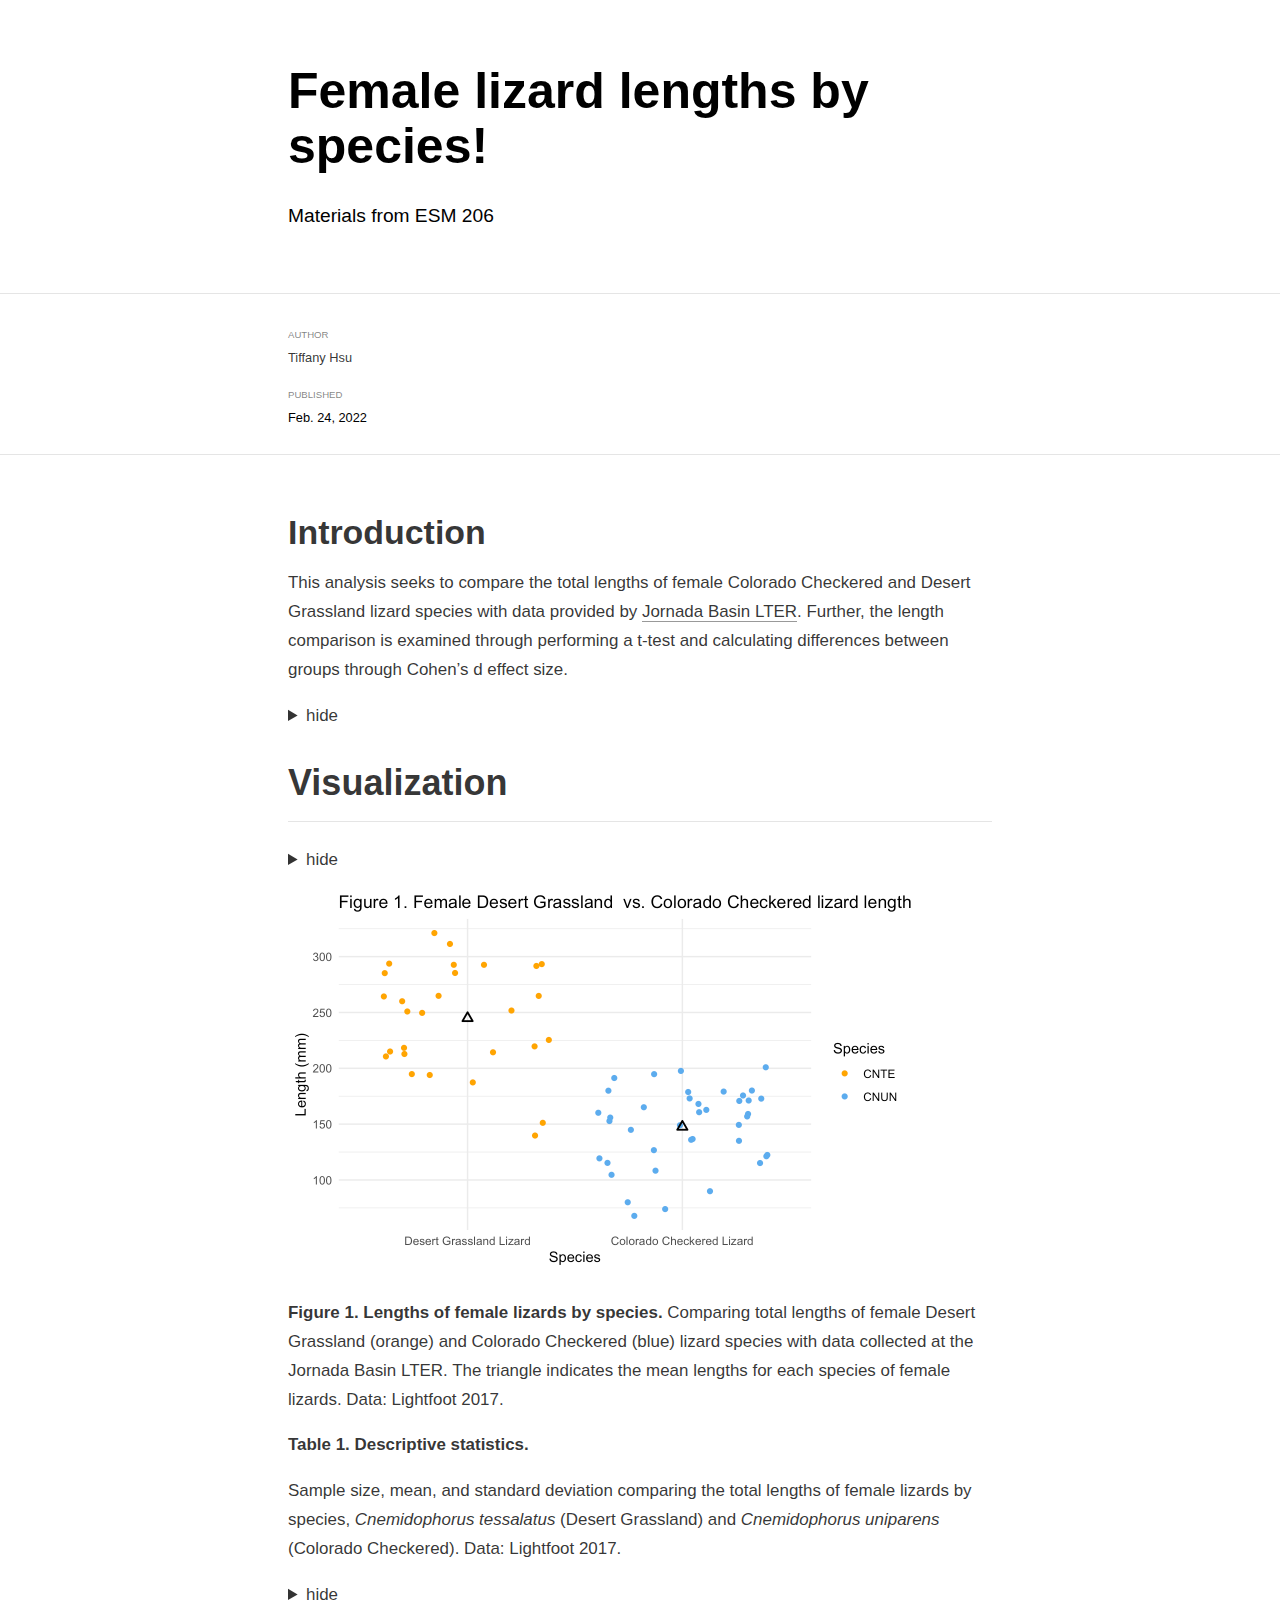
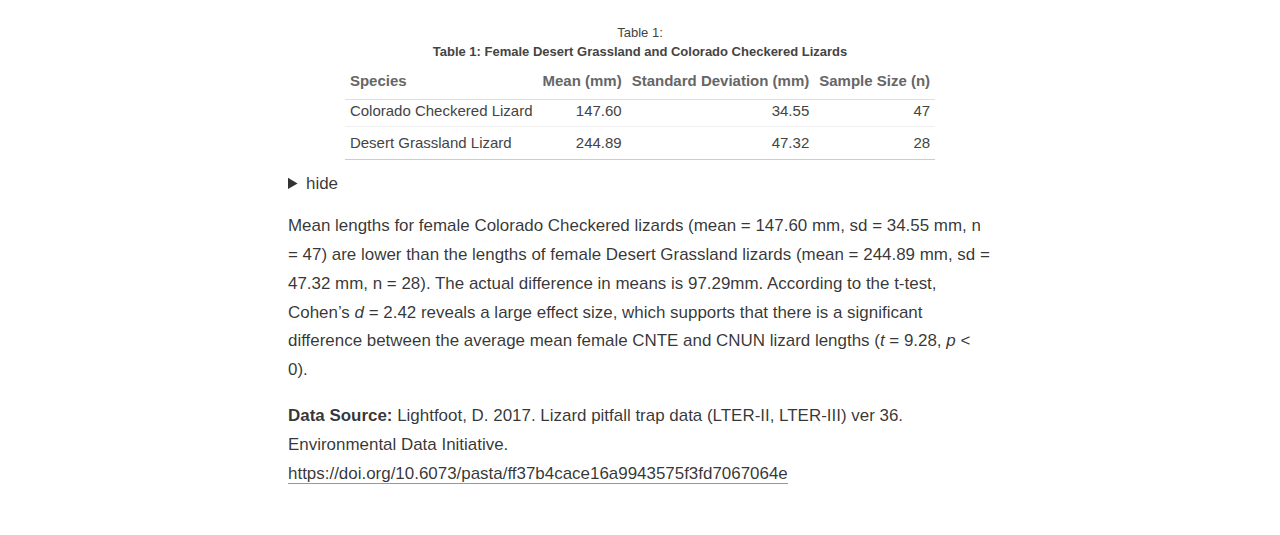
<file: _posts/2022-02-16-project3/project3.html>
<!DOCTYPE html>

<html xmlns="http://www.w3.org/1999/xhtml" lang="" xml:lang="">

<head>
  <meta charset="utf-8"/>
  <meta name="viewport" content="width=device-width, initial-scale=1"/>
  <meta http-equiv="X-UA-Compatible" content="IE=Edge,chrome=1"/>
  <meta name="generator" content="distill" />

  <style type="text/css">
  /* Hide doc at startup (prevent jankiness while JS renders/transforms) */
  body {
    visibility: hidden;
  }
  </style>

 <!--radix_placeholder_import_source-->
 <!--/radix_placeholder_import_source-->

<style type="text/css">code{white-space: pre;}</style>
<style type="text/css" data-origin="pandoc">
pre > code.sourceCode { white-space: pre; position: relative; }
pre > code.sourceCode > span { display: inline-block; line-height: 1.25; }
pre > code.sourceCode > span:empty { height: 1.2em; }
.sourceCode { overflow: visible; }
code.sourceCode > span { color: inherit; text-decoration: inherit; }
div.sourceCode { margin: 1em 0; }
pre.sourceCode { margin: 0; }
@media screen {
div.sourceCode { overflow: auto; }
}
@media print {
pre > code.sourceCode { white-space: pre-wrap; }
pre > code.sourceCode > span { text-indent: -5em; padding-left: 5em; }
}
pre.numberSource code
  { counter-reset: source-line 0; }
pre.numberSource code > span
  { position: relative; left: -4em; counter-increment: source-line; }
pre.numberSource code > span > a:first-child::before
  { content: counter(source-line);
    position: relative; left: -1em; text-align: right; vertical-align: baseline;
    border: none; display: inline-block;
    -webkit-touch-callout: none; -webkit-user-select: none;
    -khtml-user-select: none; -moz-user-select: none;
    -ms-user-select: none; user-select: none;
    padding: 0 4px; width: 4em;
    color: #aaaaaa;
  }
pre.numberSource { margin-left: 3em; border-left: 1px solid #aaaaaa;  padding-left: 4px; }
div.sourceCode
  {   }
@media screen {
pre > code.sourceCode > span > a:first-child::before { text-decoration: underline; }
}
code span.al { color: #ad0000; } /* Alert */
code span.an { color: #5e5e5e; } /* Annotation */
code span.at { } /* Attribute */
code span.bn { color: #ad0000; } /* BaseN */
code span.bu { } /* BuiltIn */
code span.cf { color: #007ba5; } /* ControlFlow */
code span.ch { color: #20794d; } /* Char */
code span.cn { color: #8f5902; } /* Constant */
code span.co { color: #5e5e5e; } /* Comment */
code span.cv { color: #5e5e5e; font-style: italic; } /* CommentVar */
code span.do { color: #5e5e5e; font-style: italic; } /* Documentation */
code span.dt { color: #ad0000; } /* DataType */
code span.dv { color: #ad0000; } /* DecVal */
code span.er { color: #ad0000; } /* Error */
code span.ex { } /* Extension */
code span.fl { color: #ad0000; } /* Float */
code span.fu { color: #4758ab; } /* Function */
code span.im { } /* Import */
code span.in { color: #5e5e5e; } /* Information */
code span.kw { color: #007ba5; } /* Keyword */
code span.op { color: #5e5e5e; } /* Operator */
code span.ot { color: #007ba5; } /* Other */
code span.pp { color: #ad0000; } /* Preprocessor */
code span.sc { color: #5e5e5e; } /* SpecialChar */
code span.ss { color: #20794d; } /* SpecialString */
code span.st { color: #20794d; } /* String */
code span.va { color: #111111; } /* Variable */
code span.vs { color: #20794d; } /* VerbatimString */
code span.wa { color: #5e5e5e; font-style: italic; } /* Warning */
</style>


  <!--radix_placeholder_meta_tags-->
  <title>Female lizard lengths by species!</title>

  <meta property="description" itemprop="description" content="Materials from ESM 206"/>


  <!--  https://schema.org/Article -->
  <meta property="article:published" itemprop="datePublished" content="2022-02-24"/>
  <meta property="article:created" itemprop="dateCreated" content="2022-02-24"/>
  <meta name="article:author" content="Tiffany Hsu"/>

  <!--  https://developers.facebook.com/docs/sharing/webmasters#markup -->
  <meta property="og:title" content="Female lizard lengths by species!"/>
  <meta property="og:type" content="article"/>
  <meta property="og:description" content="Materials from ESM 206"/>
  <meta property="og:locale" content="en_US"/>

  <!--  https://dev.twitter.com/cards/types/summary -->
  <meta property="twitter:card" content="summary"/>
  <meta property="twitter:title" content="Female lizard lengths by species!"/>
  <meta property="twitter:description" content="Materials from ESM 206"/>

  <!--/radix_placeholder_meta_tags-->
  <!--radix_placeholder_rmarkdown_metadata-->

  <script type="text/json" id="radix-rmarkdown-metadata">
  {"type":"list","attributes":{"names":{"type":"character","attributes":{},"value":["title","description","author","date","output"]}},"value":[{"type":"character","attributes":{},"value":["Female lizard lengths by species!"]},{"type":"character","attributes":{},"value":["Materials from ESM 206\n"]},{"type":"list","attributes":{},"value":[{"type":"list","attributes":{"names":{"type":"character","attributes":{},"value":["name"]}},"value":[{"type":"character","attributes":{},"value":["Tiffany Hsu"]}]}]},{"type":"character","attributes":{},"value":["2022-02-24"]},{"type":"list","attributes":{"names":{"type":"character","attributes":{},"value":["distill::distill_article"]}},"value":[{"type":"list","attributes":{"names":{"type":"character","attributes":{},"value":["self_contained","code_folding"]}},"value":[{"type":"logical","attributes":{},"value":[false]},{"type":"character","attributes":{},"value":["hide"]}]}]}]}
  </script>
  <!--/radix_placeholder_rmarkdown_metadata-->
  
  <script type="text/json" id="radix-resource-manifest">
  {"type":"character","attributes":{},"value":["project3_files/anchor-4.2.2/anchor.min.js","project3_files/bowser-1.9.3/bowser.min.js","project3_files/distill-2.2.21/template.v2.js","project3_files/figure-html5/unnamed-chunk-2-1.png","project3_files/header-attrs-2.11/header-attrs.js","project3_files/jquery-3.6.0/jquery-3.6.0.js","project3_files/jquery-3.6.0/jquery-3.6.0.min.js","project3_files/jquery-3.6.0/jquery-3.6.0.min.map","project3_files/kePrint-0.0.1/kePrint.js","project3_files/lightable-0.0.1/lightable.css","project3_files/popper-2.6.0/popper.min.js","project3_files/tippy-6.2.7/tippy-bundle.umd.min.js","project3_files/tippy-6.2.7/tippy-light-border.css","project3_files/tippy-6.2.7/tippy.css","project3_files/tippy-6.2.7/tippy.umd.min.js","project3_files/webcomponents-2.0.0/webcomponents.js"]}
  </script>
  <!--radix_placeholder_navigation_in_header-->
  <!--/radix_placeholder_navigation_in_header-->
  <!--radix_placeholder_distill-->

  <style type="text/css">

  body {
    background-color: white;
  }

  .pandoc-table {
    width: 100%;
  }

  .pandoc-table>caption {
    margin-bottom: 10px;
  }

  .pandoc-table th:not([align]) {
    text-align: left;
  }

  .pagedtable-footer {
    font-size: 15px;
  }

  d-byline .byline {
    grid-template-columns: 2fr 2fr;
  }

  d-byline .byline h3 {
    margin-block-start: 1.5em;
  }

  d-byline .byline .authors-affiliations h3 {
    margin-block-start: 0.5em;
  }

  .authors-affiliations .orcid-id {
    width: 16px;
    height:16px;
    margin-left: 4px;
    margin-right: 4px;
    vertical-align: middle;
    padding-bottom: 2px;
  }

  d-title .dt-tags {
    margin-top: 1em;
    grid-column: text;
  }

  .dt-tags .dt-tag {
    text-decoration: none;
    display: inline-block;
    color: rgba(0,0,0,0.6);
    padding: 0em 0.4em;
    margin-right: 0.5em;
    margin-bottom: 0.4em;
    font-size: 70%;
    border: 1px solid rgba(0,0,0,0.2);
    border-radius: 3px;
    text-transform: uppercase;
    font-weight: 500;
  }

  d-article table.gt_table td,
  d-article table.gt_table th {
    border-bottom: none;
  }

  .html-widget {
    margin-bottom: 2.0em;
  }

  .l-screen-inset {
    padding-right: 16px;
  }

  .l-screen .caption {
    margin-left: 10px;
  }

  .shaded {
    background: rgb(247, 247, 247);
    padding-top: 20px;
    padding-bottom: 20px;
    border-top: 1px solid rgba(0, 0, 0, 0.1);
    border-bottom: 1px solid rgba(0, 0, 0, 0.1);
  }

  .shaded .html-widget {
    margin-bottom: 0;
    border: 1px solid rgba(0, 0, 0, 0.1);
  }

  .shaded .shaded-content {
    background: white;
  }

  .text-output {
    margin-top: 0;
    line-height: 1.5em;
  }

  .hidden {
    display: none !important;
  }

  d-article {
    padding-top: 2.5rem;
    padding-bottom: 30px;
  }

  d-appendix {
    padding-top: 30px;
  }

  d-article>p>img {
    width: 100%;
  }

  d-article h2 {
    margin: 1rem 0 1.5rem 0;
  }

  d-article h3 {
    margin-top: 1.5rem;
  }

  d-article iframe {
    border: 1px solid rgba(0, 0, 0, 0.1);
    margin-bottom: 2.0em;
    width: 100%;
  }

  /* Tweak code blocks */

  d-article div.sourceCode code,
  d-article pre code {
    font-family: Consolas, Monaco, 'Andale Mono', 'Ubuntu Mono', monospace;
  }

  d-article pre,
  d-article div.sourceCode,
  d-article div.sourceCode pre {
    overflow: auto;
  }

  d-article div.sourceCode {
    background-color: white;
  }

  d-article div.sourceCode pre {
    padding-left: 10px;
    font-size: 12px;
    border-left: 2px solid rgba(0,0,0,0.1);
  }

  d-article pre {
    font-size: 12px;
    color: black;
    background: none;
    margin-top: 0;
    text-align: left;
    white-space: pre;
    word-spacing: normal;
    word-break: normal;
    word-wrap: normal;
    line-height: 1.5;

    -moz-tab-size: 4;
    -o-tab-size: 4;
    tab-size: 4;

    -webkit-hyphens: none;
    -moz-hyphens: none;
    -ms-hyphens: none;
    hyphens: none;
  }

  d-article pre a {
    border-bottom: none;
  }

  d-article pre a:hover {
    border-bottom: none;
    text-decoration: underline;
  }

  d-article details {
    grid-column: text;
    margin-bottom: 0.8em;
  }

  @media(min-width: 768px) {

  d-article pre,
  d-article div.sourceCode,
  d-article div.sourceCode pre {
    overflow: visible !important;
  }

  d-article div.sourceCode pre {
    padding-left: 18px;
    font-size: 14px;
  }

  d-article pre {
    font-size: 14px;
  }

  }

  figure img.external {
    background: white;
    border: 1px solid rgba(0, 0, 0, 0.1);
    box-shadow: 0 1px 8px rgba(0, 0, 0, 0.1);
    padding: 18px;
    box-sizing: border-box;
  }

  /* CSS for d-contents */

  .d-contents {
    grid-column: text;
    color: rgba(0,0,0,0.8);
    font-size: 0.9em;
    padding-bottom: 1em;
    margin-bottom: 1em;
    padding-bottom: 0.5em;
    margin-bottom: 1em;
    padding-left: 0.25em;
    justify-self: start;
  }

  @media(min-width: 1000px) {
    .d-contents.d-contents-float {
      height: 0;
      grid-column-start: 1;
      grid-column-end: 4;
      justify-self: center;
      padding-right: 3em;
      padding-left: 2em;
    }
  }

  .d-contents nav h3 {
    font-size: 18px;
    margin-top: 0;
    margin-bottom: 1em;
  }

  .d-contents li {
    list-style-type: none
  }

  .d-contents nav > ul {
    padding-left: 0;
  }

  .d-contents ul {
    padding-left: 1em
  }

  .d-contents nav ul li {
    margin-top: 0.6em;
    margin-bottom: 0.2em;
  }

  .d-contents nav a {
    font-size: 13px;
    border-bottom: none;
    text-decoration: none
    color: rgba(0, 0, 0, 0.8);
  }

  .d-contents nav a:hover {
    text-decoration: underline solid rgba(0, 0, 0, 0.6)
  }

  .d-contents nav > ul > li > a {
    font-weight: 600;
  }

  .d-contents nav > ul > li > ul {
    font-weight: inherit;
  }

  .d-contents nav > ul > li > ul > li {
    margin-top: 0.2em;
  }


  .d-contents nav ul {
    margin-top: 0;
    margin-bottom: 0.25em;
  }

  .d-article-with-toc h2:nth-child(2) {
    margin-top: 0;
  }


  /* Figure */

  .figure {
    position: relative;
    margin-bottom: 2.5em;
    margin-top: 1.5em;
  }

  .figure img {
    width: 100%;
  }

  .figure .caption {
    color: rgba(0, 0, 0, 0.6);
    font-size: 12px;
    line-height: 1.5em;
  }

  .figure img.external {
    background: white;
    border: 1px solid rgba(0, 0, 0, 0.1);
    box-shadow: 0 1px 8px rgba(0, 0, 0, 0.1);
    padding: 18px;
    box-sizing: border-box;
  }

  .figure .caption a {
    color: rgba(0, 0, 0, 0.6);
  }

  .figure .caption b,
  .figure .caption strong, {
    font-weight: 600;
    color: rgba(0, 0, 0, 1.0);
  }

  /* Citations */

  d-article .citation {
    color: inherit;
    cursor: inherit;
  }

  div.hanging-indent{
    margin-left: 1em; text-indent: -1em;
  }

  /* Citation hover box */

  .tippy-box[data-theme~=light-border] {
    background-color: rgba(250, 250, 250, 0.95);
  }

  .tippy-content > p {
    margin-bottom: 0;
    padding: 2px;
  }


  /* Tweak 1000px media break to show more text */

  @media(min-width: 1000px) {
    .base-grid,
    distill-header,
    d-title,
    d-abstract,
    d-article,
    d-appendix,
    distill-appendix,
    d-byline,
    d-footnote-list,
    d-citation-list,
    distill-footer {
      grid-template-columns: [screen-start] 1fr [page-start kicker-start] 80px [middle-start] 50px [text-start kicker-end] 65px 65px 65px 65px 65px 65px 65px 65px [text-end gutter-start] 65px [middle-end] 65px [page-end gutter-end] 1fr [screen-end];
      grid-column-gap: 16px;
    }

    .grid {
      grid-column-gap: 16px;
    }

    d-article {
      font-size: 1.06rem;
      line-height: 1.7em;
    }
    figure .caption, .figure .caption, figure figcaption {
      font-size: 13px;
    }
  }

  @media(min-width: 1180px) {
    .base-grid,
    distill-header,
    d-title,
    d-abstract,
    d-article,
    d-appendix,
    distill-appendix,
    d-byline,
    d-footnote-list,
    d-citation-list,
    distill-footer {
      grid-template-columns: [screen-start] 1fr [page-start kicker-start] 60px [middle-start] 60px [text-start kicker-end] 60px 60px 60px 60px 60px 60px 60px 60px [text-end gutter-start] 60px [middle-end] 60px [page-end gutter-end] 1fr [screen-end];
      grid-column-gap: 32px;
    }

    .grid {
      grid-column-gap: 32px;
    }
  }


  /* Get the citation styles for the appendix (not auto-injected on render since
     we do our own rendering of the citation appendix) */

  d-appendix .citation-appendix,
  .d-appendix .citation-appendix {
    font-size: 11px;
    line-height: 15px;
    border-left: 1px solid rgba(0, 0, 0, 0.1);
    padding-left: 18px;
    border: 1px solid rgba(0,0,0,0.1);
    background: rgba(0, 0, 0, 0.02);
    padding: 10px 18px;
    border-radius: 3px;
    color: rgba(150, 150, 150, 1);
    overflow: hidden;
    margin-top: -12px;
    white-space: pre-wrap;
    word-wrap: break-word;
  }

  /* Include appendix styles here so they can be overridden */

  d-appendix {
    contain: layout style;
    font-size: 0.8em;
    line-height: 1.7em;
    margin-top: 60px;
    margin-bottom: 0;
    border-top: 1px solid rgba(0, 0, 0, 0.1);
    color: rgba(0,0,0,0.5);
    padding-top: 60px;
    padding-bottom: 48px;
  }

  d-appendix h3 {
    grid-column: page-start / text-start;
    font-size: 15px;
    font-weight: 500;
    margin-top: 1em;
    margin-bottom: 0;
    color: rgba(0,0,0,0.65);
  }

  d-appendix h3 + * {
    margin-top: 1em;
  }

  d-appendix ol {
    padding: 0 0 0 15px;
  }

  @media (min-width: 768px) {
    d-appendix ol {
      padding: 0 0 0 30px;
      margin-left: -30px;
    }
  }

  d-appendix li {
    margin-bottom: 1em;
  }

  d-appendix a {
    color: rgba(0, 0, 0, 0.6);
  }

  d-appendix > * {
    grid-column: text;
  }

  d-appendix > d-footnote-list,
  d-appendix > d-citation-list,
  d-appendix > distill-appendix {
    grid-column: screen;
  }

  /* Include footnote styles here so they can be overridden */

  d-footnote-list {
    contain: layout style;
  }

  d-footnote-list > * {
    grid-column: text;
  }

  d-footnote-list a.footnote-backlink {
    color: rgba(0,0,0,0.3);
    padding-left: 0.5em;
  }



  /* Anchor.js */

  .anchorjs-link {
    /*transition: all .25s linear; */
    text-decoration: none;
    border-bottom: none;
  }
  *:hover > .anchorjs-link {
    margin-left: -1.125em !important;
    text-decoration: none;
    border-bottom: none;
  }

  /* Social footer */

  .social_footer {
    margin-top: 30px;
    margin-bottom: 0;
    color: rgba(0,0,0,0.67);
  }

  .disqus-comments {
    margin-right: 30px;
  }

  .disqus-comment-count {
    border-bottom: 1px solid rgba(0, 0, 0, 0.4);
    cursor: pointer;
  }

  #disqus_thread {
    margin-top: 30px;
  }

  .article-sharing a {
    border-bottom: none;
    margin-right: 8px;
  }

  .article-sharing a:hover {
    border-bottom: none;
  }

  .sidebar-section.subscribe {
    font-size: 12px;
    line-height: 1.6em;
  }

  .subscribe p {
    margin-bottom: 0.5em;
  }


  .article-footer .subscribe {
    font-size: 15px;
    margin-top: 45px;
  }


  .sidebar-section.custom {
    font-size: 12px;
    line-height: 1.6em;
  }

  .custom p {
    margin-bottom: 0.5em;
  }

  /* Styles for listing layout (hide title) */
  .layout-listing d-title, .layout-listing .d-title {
    display: none;
  }

  /* Styles for posts lists (not auto-injected) */


  .posts-with-sidebar {
    padding-left: 45px;
    padding-right: 45px;
  }

  .posts-list .description h2,
  .posts-list .description p {
    font-family: -apple-system, BlinkMacSystemFont, "Segoe UI", Roboto, Oxygen, Ubuntu, Cantarell, "Fira Sans", "Droid Sans", "Helvetica Neue", Arial, sans-serif;
  }

  .posts-list .description h2 {
    font-weight: 700;
    border-bottom: none;
    padding-bottom: 0;
  }

  .posts-list h2.post-tag {
    border-bottom: 1px solid rgba(0, 0, 0, 0.2);
    padding-bottom: 12px;
  }
  .posts-list {
    margin-top: 60px;
    margin-bottom: 24px;
  }

  .posts-list .post-preview {
    text-decoration: none;
    overflow: hidden;
    display: block;
    border-bottom: 1px solid rgba(0, 0, 0, 0.1);
    padding: 24px 0;
  }

  .post-preview-last {
    border-bottom: none !important;
  }

  .posts-list .posts-list-caption {
    grid-column: screen;
    font-weight: 400;
  }

  .posts-list .post-preview h2 {
    margin: 0 0 6px 0;
    line-height: 1.2em;
    font-style: normal;
    font-size: 24px;
  }

  .posts-list .post-preview p {
    margin: 0 0 12px 0;
    line-height: 1.4em;
    font-size: 16px;
  }

  .posts-list .post-preview .thumbnail {
    box-sizing: border-box;
    margin-bottom: 24px;
    position: relative;
    max-width: 500px;
  }
  .posts-list .post-preview img {
    width: 100%;
    display: block;
  }

  .posts-list .metadata {
    font-size: 12px;
    line-height: 1.4em;
    margin-bottom: 18px;
  }

  .posts-list .metadata > * {
    display: inline-block;
  }

  .posts-list .metadata .publishedDate {
    margin-right: 2em;
  }

  .posts-list .metadata .dt-authors {
    display: block;
    margin-top: 0.3em;
    margin-right: 2em;
  }

  .posts-list .dt-tags {
    display: block;
    line-height: 1em;
  }

  .posts-list .dt-tags .dt-tag {
    display: inline-block;
    color: rgba(0,0,0,0.6);
    padding: 0.3em 0.4em;
    margin-right: 0.2em;
    margin-bottom: 0.4em;
    font-size: 60%;
    border: 1px solid rgba(0,0,0,0.2);
    border-radius: 3px;
    text-transform: uppercase;
    font-weight: 500;
  }

  .posts-list img {
    opacity: 1;
  }

  .posts-list img[data-src] {
    opacity: 0;
  }

  .posts-more {
    clear: both;
  }


  .posts-sidebar {
    font-size: 16px;
  }

  .posts-sidebar h3 {
    font-size: 16px;
    margin-top: 0;
    margin-bottom: 0.5em;
    font-weight: 400;
    text-transform: uppercase;
  }

  .sidebar-section {
    margin-bottom: 30px;
  }

  .categories ul {
    list-style-type: none;
    margin: 0;
    padding: 0;
  }

  .categories li {
    color: rgba(0, 0, 0, 0.8);
    margin-bottom: 0;
  }

  .categories li>a {
    border-bottom: none;
  }

  .categories li>a:hover {
    border-bottom: 1px solid rgba(0, 0, 0, 0.4);
  }

  .categories .active {
    font-weight: 600;
  }

  .categories .category-count {
    color: rgba(0, 0, 0, 0.4);
  }


  @media(min-width: 768px) {
    .posts-list .post-preview h2 {
      font-size: 26px;
    }
    .posts-list .post-preview .thumbnail {
      float: right;
      width: 30%;
      margin-bottom: 0;
    }
    .posts-list .post-preview .description {
      float: left;
      width: 45%;
    }
    .posts-list .post-preview .metadata {
      float: left;
      width: 20%;
      margin-top: 8px;
    }
    .posts-list .post-preview p {
      margin: 0 0 12px 0;
      line-height: 1.5em;
      font-size: 16px;
    }
    .posts-with-sidebar .posts-list {
      float: left;
      width: 75%;
    }
    .posts-with-sidebar .posts-sidebar {
      float: right;
      width: 20%;
      margin-top: 60px;
      padding-top: 24px;
      padding-bottom: 24px;
    }
  }


  /* Improve display for browsers without grid (IE/Edge <= 15) */

  .downlevel {
    line-height: 1.6em;
    font-family: -apple-system, BlinkMacSystemFont, "Segoe UI", Roboto, Oxygen, Ubuntu, Cantarell, "Fira Sans", "Droid Sans", "Helvetica Neue", Arial, sans-serif;
    margin: 0;
  }

  .downlevel .d-title {
    padding-top: 6rem;
    padding-bottom: 1.5rem;
  }

  .downlevel .d-title h1 {
    font-size: 50px;
    font-weight: 700;
    line-height: 1.1em;
    margin: 0 0 0.5rem;
  }

  .downlevel .d-title p {
    font-weight: 300;
    font-size: 1.2rem;
    line-height: 1.55em;
    margin-top: 0;
  }

  .downlevel .d-byline {
    padding-top: 0.8em;
    padding-bottom: 0.8em;
    font-size: 0.8rem;
    line-height: 1.8em;
  }

  .downlevel .section-separator {
    border: none;
    border-top: 1px solid rgba(0, 0, 0, 0.1);
  }

  .downlevel .d-article {
    font-size: 1.06rem;
    line-height: 1.7em;
    padding-top: 1rem;
    padding-bottom: 2rem;
  }


  .downlevel .d-appendix {
    padding-left: 0;
    padding-right: 0;
    max-width: none;
    font-size: 0.8em;
    line-height: 1.7em;
    margin-bottom: 0;
    color: rgba(0,0,0,0.5);
    padding-top: 40px;
    padding-bottom: 48px;
  }

  .downlevel .footnotes ol {
    padding-left: 13px;
  }

  .downlevel .base-grid,
  .downlevel .distill-header,
  .downlevel .d-title,
  .downlevel .d-abstract,
  .downlevel .d-article,
  .downlevel .d-appendix,
  .downlevel .distill-appendix,
  .downlevel .d-byline,
  .downlevel .d-footnote-list,
  .downlevel .d-citation-list,
  .downlevel .distill-footer,
  .downlevel .appendix-bottom,
  .downlevel .posts-container {
    padding-left: 40px;
    padding-right: 40px;
  }

  @media(min-width: 768px) {
    .downlevel .base-grid,
    .downlevel .distill-header,
    .downlevel .d-title,
    .downlevel .d-abstract,
    .downlevel .d-article,
    .downlevel .d-appendix,
    .downlevel .distill-appendix,
    .downlevel .d-byline,
    .downlevel .d-footnote-list,
    .downlevel .d-citation-list,
    .downlevel .distill-footer,
    .downlevel .appendix-bottom,
    .downlevel .posts-container {
    padding-left: 150px;
    padding-right: 150px;
    max-width: 900px;
  }
  }

  .downlevel pre code {
    display: block;
    border-left: 2px solid rgba(0, 0, 0, .1);
    padding: 0 0 0 20px;
    font-size: 14px;
  }

  .downlevel code, .downlevel pre {
    color: black;
    background: none;
    font-family: Consolas, Monaco, 'Andale Mono', 'Ubuntu Mono', monospace;
    text-align: left;
    white-space: pre;
    word-spacing: normal;
    word-break: normal;
    word-wrap: normal;
    line-height: 1.5;

    -moz-tab-size: 4;
    -o-tab-size: 4;
    tab-size: 4;

    -webkit-hyphens: none;
    -moz-hyphens: none;
    -ms-hyphens: none;
    hyphens: none;
  }

  .downlevel .posts-list .post-preview {
    color: inherit;
  }



  </style>

  <script type="application/javascript">

  function is_downlevel_browser() {
    if (bowser.isUnsupportedBrowser({ msie: "12", msedge: "16"},
                                   window.navigator.userAgent)) {
      return true;
    } else {
      return window.load_distill_framework === undefined;
    }
  }

  // show body when load is complete
  function on_load_complete() {

    // add anchors
    if (window.anchors) {
      window.anchors.options.placement = 'left';
      window.anchors.add('d-article > h2, d-article > h3, d-article > h4, d-article > h5');
    }


    // set body to visible
    document.body.style.visibility = 'visible';

    // force redraw for leaflet widgets
    if (window.HTMLWidgets) {
      var maps = window.HTMLWidgets.findAll(".leaflet");
      $.each(maps, function(i, el) {
        var map = this.getMap();
        map.invalidateSize();
        map.eachLayer(function(layer) {
          if (layer instanceof L.TileLayer)
            layer.redraw();
        });
      });
    }

    // trigger 'shown' so htmlwidgets resize
    $('d-article').trigger('shown');
  }

  function init_distill() {

    init_common();

    // create front matter
    var front_matter = $('<d-front-matter></d-front-matter>');
    $('#distill-front-matter').wrap(front_matter);

    // create d-title
    $('.d-title').changeElementType('d-title');

    // create d-byline
    var byline = $('<d-byline></d-byline>');
    $('.d-byline').replaceWith(byline);

    // create d-article
    var article = $('<d-article></d-article>');
    $('.d-article').wrap(article).children().unwrap();

    // move posts container into article
    $('.posts-container').appendTo($('d-article'));

    // create d-appendix
    $('.d-appendix').changeElementType('d-appendix');

    // flag indicating that we have appendix items
    var appendix = $('.appendix-bottom').children('h3').length > 0;

    // replace footnotes with <d-footnote>
    $('.footnote-ref').each(function(i, val) {
      appendix = true;
      var href = $(this).attr('href');
      var id = href.replace('#', '');
      var fn = $('#' + id);
      var fn_p = $('#' + id + '>p');
      fn_p.find('.footnote-back').remove();
      var text = fn_p.html();
      var dtfn = $('<d-footnote></d-footnote>');
      dtfn.html(text);
      $(this).replaceWith(dtfn);
    });
    // remove footnotes
    $('.footnotes').remove();

    // move refs into #references-listing
    $('#references-listing').replaceWith($('#refs'));

    $('h1.appendix, h2.appendix').each(function(i, val) {
      $(this).changeElementType('h3');
    });
    $('h3.appendix').each(function(i, val) {
      var id = $(this).attr('id');
      $('.d-contents a[href="#' + id + '"]').parent().remove();
      appendix = true;
      $(this).nextUntil($('h1, h2, h3')).addBack().appendTo($('d-appendix'));
    });

    // show d-appendix if we have appendix content
    $("d-appendix").css('display', appendix ? 'grid' : 'none');

    // localize layout chunks to just output
    $('.layout-chunk').each(function(i, val) {

      // capture layout
      var layout = $(this).attr('data-layout');

      // apply layout to markdown level block elements
      var elements = $(this).children().not('details, div.sourceCode, pre, script');
      elements.each(function(i, el) {
        var layout_div = $('<div class="' + layout + '"></div>');
        if (layout_div.hasClass('shaded')) {
          var shaded_content = $('<div class="shaded-content"></div>');
          $(this).wrap(shaded_content);
          $(this).parent().wrap(layout_div);
        } else {
          $(this).wrap(layout_div);
        }
      });


      // unwrap the layout-chunk div
      $(this).children().unwrap();
    });

    // remove code block used to force  highlighting css
    $('.distill-force-highlighting-css').parent().remove();

    // remove empty line numbers inserted by pandoc when using a
    // custom syntax highlighting theme
    $('code.sourceCode a:empty').remove();

    // load distill framework
    load_distill_framework();

    // wait for window.distillRunlevel == 4 to do post processing
    function distill_post_process() {

      if (!window.distillRunlevel || window.distillRunlevel < 4)
        return;

      // hide author/affiliations entirely if we have no authors
      var front_matter = JSON.parse($("#distill-front-matter").html());
      var have_authors = front_matter.authors && front_matter.authors.length > 0;
      if (!have_authors)
        $('d-byline').addClass('hidden');

      // article with toc class
      $('.d-contents').parent().addClass('d-article-with-toc');

      // strip links that point to #
      $('.authors-affiliations').find('a[href="#"]').removeAttr('href');

      // add orcid ids
      $('.authors-affiliations').find('.author').each(function(i, el) {
        var orcid_id = front_matter.authors[i].orcidID;
        if (orcid_id) {
          var a = $('<a></a>');
          a.attr('href', 'https://orcid.org/' + orcid_id);
          var img = $('<img></img>');
          img.addClass('orcid-id');
          img.attr('alt', 'ORCID ID');
          img.attr('src','[data-uri]');
          a.append(img);
          $(this).append(a);
        }
      });

      // hide elements of author/affiliations grid that have no value
      function hide_byline_column(caption) {
        $('d-byline').find('h3:contains("' + caption + '")').parent().css('visibility', 'hidden');
      }

      // affiliations
      var have_affiliations = false;
      for (var i = 0; i<front_matter.authors.length; ++i) {
        var author = front_matter.authors[i];
        if (author.affiliation !== "&nbsp;") {
          have_affiliations = true;
          break;
        }
      }
      if (!have_affiliations)
        $('d-byline').find('h3:contains("Affiliations")').css('visibility', 'hidden');

      // published date
      if (!front_matter.publishedDate)
        hide_byline_column("Published");

      // document object identifier
      var doi = $('d-byline').find('h3:contains("DOI")');
      var doi_p = doi.next().empty();
      if (!front_matter.doi) {
        // if we have a citation and valid citationText then link to that
        if ($('#citation').length > 0 && front_matter.citationText) {
          doi.html('Citation');
          $('<a href="#citation"></a>')
            .text(front_matter.citationText)
            .appendTo(doi_p);
        } else {
          hide_byline_column("DOI");
        }
      } else {
        $('<a></a>')
           .attr('href', "https://doi.org/" + front_matter.doi)
           .html(front_matter.doi)
           .appendTo(doi_p);
      }

       // change plural form of authors/affiliations
      if (front_matter.authors.length === 1) {
        var grid = $('.authors-affiliations');
        grid.children('h3:contains("Authors")').text('Author');
        grid.children('h3:contains("Affiliations")').text('Affiliation');
      }

      // remove d-appendix and d-footnote-list local styles
      $('d-appendix > style:first-child').remove();
      $('d-footnote-list > style:first-child').remove();

      // move appendix-bottom entries to the bottom
      $('.appendix-bottom').appendTo('d-appendix').children().unwrap();
      $('.appendix-bottom').remove();

      // hoverable references
      $('span.citation[data-cites]').each(function() {
        var refs = $(this).attr('data-cites').split(" ");
        var refHtml = refs.map(function(ref) {
          return "<p>" + $('#ref-' + ref).html() + "</p>";
        }).join("\n");
        window.tippy(this, {
          allowHTML: true,
          content: refHtml,
          maxWidth: 500,
          interactive: true,
          interactiveBorder: 10,
          theme: 'light-border',
          placement: 'bottom-start'
        });
      });

      // clear polling timer
      clearInterval(tid);

      // show body now that everything is ready
      on_load_complete();
    }

    var tid = setInterval(distill_post_process, 50);
    distill_post_process();

  }

  function init_downlevel() {

    init_common();

     // insert hr after d-title
    $('.d-title').after($('<hr class="section-separator"/>'));

    // check if we have authors
    var front_matter = JSON.parse($("#distill-front-matter").html());
    var have_authors = front_matter.authors && front_matter.authors.length > 0;

    // manage byline/border
    if (!have_authors)
      $('.d-byline').remove();
    $('.d-byline').after($('<hr class="section-separator"/>'));
    $('.d-byline a').remove();

    // remove toc
    $('.d-contents').remove();

    // move appendix elements
    $('h1.appendix, h2.appendix').each(function(i, val) {
      $(this).changeElementType('h3');
    });
    $('h3.appendix').each(function(i, val) {
      $(this).nextUntil($('h1, h2, h3')).addBack().appendTo($('.d-appendix'));
    });


    // inject headers into references and footnotes
    var refs_header = $('<h3></h3>');
    refs_header.text('References');
    $('#refs').prepend(refs_header);

    var footnotes_header = $('<h3></h3');
    footnotes_header.text('Footnotes');
    $('.footnotes').children('hr').first().replaceWith(footnotes_header);

    // move appendix-bottom entries to the bottom
    $('.appendix-bottom').appendTo('.d-appendix').children().unwrap();
    $('.appendix-bottom').remove();

    // remove appendix if it's empty
    if ($('.d-appendix').children().length === 0)
      $('.d-appendix').remove();

    // prepend separator above appendix
    $('.d-appendix').before($('<hr class="section-separator" style="clear: both"/>'));

    // trim code
    $('pre>code').each(function(i, val) {
      $(this).html($.trim($(this).html()));
    });

    // move posts-container right before article
    $('.posts-container').insertBefore($('.d-article'));

    $('body').addClass('downlevel');

    on_load_complete();
  }


  function init_common() {

    // jquery plugin to change element types
    (function($) {
      $.fn.changeElementType = function(newType) {
        var attrs = {};

        $.each(this[0].attributes, function(idx, attr) {
          attrs[attr.nodeName] = attr.nodeValue;
        });

        this.replaceWith(function() {
          return $("<" + newType + "/>", attrs).append($(this).contents());
        });
      };
    })(jQuery);

    // prevent underline for linked images
    $('a > img').parent().css({'border-bottom' : 'none'});

    // mark non-body figures created by knitr chunks as 100% width
    $('.layout-chunk').each(function(i, val) {
      var figures = $(this).find('img, .html-widget');
      if ($(this).attr('data-layout') !== "l-body") {
        figures.css('width', '100%');
      } else {
        figures.css('max-width', '100%');
        figures.filter("[width]").each(function(i, val) {
          var fig = $(this);
          fig.css('width', fig.attr('width') + 'px');
        });

      }
    });

    // auto-append index.html to post-preview links in file: protocol
    // and in rstudio ide preview
    $('.post-preview').each(function(i, val) {
      if (window.location.protocol === "file:")
        $(this).attr('href', $(this).attr('href') + "index.html");
    });

    // get rid of index.html references in header
    if (window.location.protocol !== "file:") {
      $('.distill-site-header a[href]').each(function(i,val) {
        $(this).attr('href', $(this).attr('href').replace("index.html", "./"));
      });
    }

    // add class to pandoc style tables
    $('tr.header').parent('thead').parent('table').addClass('pandoc-table');
    $('.kable-table').children('table').addClass('pandoc-table');

    // add figcaption style to table captions
    $('caption').parent('table').addClass("figcaption");

    // initialize posts list
    if (window.init_posts_list)
      window.init_posts_list();

    // implmement disqus comment link
    $('.disqus-comment-count').click(function() {
      window.headroom_prevent_pin = true;
      $('#disqus_thread').toggleClass('hidden');
      if (!$('#disqus_thread').hasClass('hidden')) {
        var offset = $(this).offset();
        $(window).resize();
        $('html, body').animate({
          scrollTop: offset.top - 35
        });
      }
    });
  }

  document.addEventListener('DOMContentLoaded', function() {
    if (is_downlevel_browser())
      init_downlevel();
    else
      window.addEventListener('WebComponentsReady', init_distill);
  });

  </script>

  <!--/radix_placeholder_distill-->
  <script src="project3_files/header-attrs-2.11/header-attrs.js"></script>
  <script src="project3_files/kePrint-0.0.1/kePrint.js"></script>
  <link href="project3_files/lightable-0.0.1/lightable.css" rel="stylesheet" />
  <script src="project3_files/jquery-3.6.0/jquery-3.6.0.min.js"></script>
  <script src="project3_files/popper-2.6.0/popper.min.js"></script>
  <link href="project3_files/tippy-6.2.7/tippy.css" rel="stylesheet" />
  <link href="project3_files/tippy-6.2.7/tippy-light-border.css" rel="stylesheet" />
  <script src="project3_files/tippy-6.2.7/tippy.umd.min.js"></script>
  <script src="project3_files/anchor-4.2.2/anchor.min.js"></script>
  <script src="project3_files/bowser-1.9.3/bowser.min.js"></script>
  <script src="project3_files/webcomponents-2.0.0/webcomponents.js"></script>
  <script src="project3_files/distill-2.2.21/template.v2.js"></script>
  <!--radix_placeholder_site_in_header-->
  <!--/radix_placeholder_site_in_header-->


</head>

<body>

<!--radix_placeholder_front_matter-->

<script id="distill-front-matter" type="text/json">
{"title":"Female lizard lengths by species!","description":"Materials from ESM 206","authors":[{"author":"Tiffany Hsu","authorURL":"#","affiliation":"&nbsp;","affiliationURL":"#","orcidID":""}],"publishedDate":"2022-02-24T00:00:00.000-08:00","citationText":"Hsu, 2022"}
</script>

<!--/radix_placeholder_front_matter-->
<!--radix_placeholder_navigation_before_body-->
<!--/radix_placeholder_navigation_before_body-->
<!--radix_placeholder_site_before_body-->
<!--/radix_placeholder_site_before_body-->

<div class="d-title">
<h1>Female lizard lengths by species!</h1>
<!--radix_placeholder_categories-->
<!--/radix_placeholder_categories-->
<p><p>Materials from ESM 206</p></p>
</div>

<div class="d-byline">
  Tiffany Hsu  
  
<br/>2022-02-24
</div>

<div class="d-article">
<h1 id="introduction">Introduction</h1>
<p>This analysis seeks to compare the total lengths of female Colorado Checkered and Desert Grassland lizard species with data provided by <a href="https://doi.org/10.6073/pasta/ff37b4cace16a9943575f3fd7067064e">Jornada Basin LTER</a>. Further, the length comparison is examined through performing a t-test and calculating differences between groups through Cohen’s d effect size.</p>
<div class="layout-chunk" data-layout="l-body">
<details>
<summary>
hide
</summary>
<div class="sourceCode">
<pre class="sourceCode r"><code class="sourceCode r"><span class='co'>#read in data</span>
<span class='va'>lizards</span> <span class='op'>&lt;-</span> <span class='fu'><a href='https://readr.tidyverse.org/reference/read_delim.html'>read_csv</a></span><span class='op'>(</span><span class='fu'><a href='https://here.r-lib.org//reference/here.html'>here</a></span><span class='op'>(</span><span class='st'>"data"</span>, <span class='st'>"lizards.csv"</span><span class='op'>)</span><span class='op'>)</span>

<span class='co'>#only include species (CNTE, CNUN),  sex (female), and total length</span>
<span class='va'>clean_lizards</span> <span class='op'>&lt;-</span> <span class='va'>lizards</span> <span class='op'><a href='https://rdrr.io/pkg/janitor/man/pipe.html'>%&gt;%</a></span> 
  <span class='fu'><a href='https://dplyr.tidyverse.org/reference/select.html'>select</a></span><span class='op'>(</span><span class='st'>"spp"</span>, <span class='st'>"sex"</span>, <span class='st'>"total_length"</span><span class='op'>)</span> <span class='op'><a href='https://rdrr.io/pkg/janitor/man/pipe.html'>%&gt;%</a></span> 
  <span class='fu'><a href='https://dplyr.tidyverse.org/reference/filter.html'>filter</a></span><span class='op'>(</span><span class='va'>sex</span> <span class='op'>==</span> <span class='st'>"F"</span><span class='op'>)</span> <span class='op'><a href='https://rdrr.io/pkg/janitor/man/pipe.html'>%&gt;%</a></span> 
  <span class='fu'><a href='https://dplyr.tidyverse.org/reference/filter.html'>filter</a></span><span class='op'>(</span><span class='va'>spp</span> <span class='op'><a href='https://rdrr.io/r/base/match.html'>%in%</a></span> <span class='fu'><a href='https://rdrr.io/r/base/c.html'>c</a></span><span class='op'>(</span><span class='st'>"CNUN"</span>, <span class='st'>"CNTE"</span><span class='op'>)</span><span class='op'>)</span>
</code></pre>
</div>
</details>
</div>
<h2 id="visualization">Visualization</h2>
<div class="layout-chunk" data-layout="l-body">
<details>
<summary>
hide
</summary>
<div class="sourceCode">
<pre class="sourceCode r"><code class="sourceCode r"><span class='co'># visualizing</span>

<span class='fu'><a href='https://ggplot2.tidyverse.org/reference/ggplot.html'>ggplot</a></span><span class='op'>(</span><span class='va'>clean_lizards</span>, <span class='fu'><a href='https://ggplot2.tidyverse.org/reference/aes.html'>aes</a></span><span class='op'>(</span>x <span class='op'>=</span> <span class='va'>spp</span>, y <span class='op'>=</span> <span class='va'>total_length</span><span class='op'>)</span><span class='op'>)</span> <span class='op'>+</span>
  <span class='fu'><a href='https://ggplot2.tidyverse.org/reference/geom_jitter.html'>geom_jitter</a></span><span class='op'>(</span><span class='fu'><a href='https://ggplot2.tidyverse.org/reference/aes.html'>aes</a></span><span class='op'>(</span>color <span class='op'>=</span> <span class='va'>spp</span><span class='op'>)</span>,
              show.legend <span class='op'>=</span> <span class='cn'>TRUE</span><span class='op'>)</span> <span class='op'>+</span>
  <span class='fu'><a href='https://ggplot2.tidyverse.org/reference/stat_summary.html'>stat_summary</a></span><span class='op'>(</span>fun.y <span class='op'>=</span> <span class='st'>"mean"</span>,
               fill <span class='op'>=</span> <span class='st'>"goldenrod4"</span>,
               col <span class='op'>=</span> <span class='st'>"black"</span>,
               shape <span class='op'>=</span> <span class='fl'>2</span><span class='op'>)</span> <span class='op'>+</span>
  <span class='fu'><a href='https://ggplot2.tidyverse.org/reference/scale_discrete.html'>scale_x_discrete</a></span><span class='op'>(</span>labels <span class='op'>=</span> <span class='fu'><a href='https://rdrr.io/r/base/c.html'>c</a></span><span class='op'>(</span><span class='st'>"Desert Grassland Lizard"</span>, <span class='st'>"Colorado Checkered Lizard"</span><span class='op'>)</span><span class='op'>)</span> <span class='op'>+</span>
    <span class='fu'><a href='https://ggplot2.tidyverse.org/reference/labs.html'>labs</a></span><span class='op'>(</span>title <span class='op'>=</span> <span class='st'>"Figure 1. Female Desert Grassland  vs. Colorado Checkered lizard lengths"</span>,
       x <span class='op'>=</span> <span class='st'>"Species"</span>,
       y <span class='op'>=</span> <span class='st'>"Length (mm)"</span>,
       color <span class='op'>=</span> <span class='st'>"Species"</span><span class='op'>)</span> <span class='op'>+</span>
  <span class='fu'><a href='https://ggplot2.tidyverse.org/reference/theme.html'>theme</a></span><span class='op'>(</span>plot.title <span class='op'>=</span> <span class='fu'><a href='https://ggplot2.tidyverse.org/reference/element.html'>element_text</a></span><span class='op'>(</span>face <span class='op'>=</span> <span class='st'>"bold"</span>, hjust <span class='op'>=</span> <span class='fl'>.5</span>, size <span class='op'>=</span> <span class='fl'>12</span><span class='op'>)</span>,
        legend.position <span class='op'>=</span> <span class='st'>"none"</span>,
        plot.caption.position <span class='op'>=</span> <span class='st'>"plot"</span>,
        plot.caption <span class='op'>=</span> <span class='fu'><a href='https://ggplot2.tidyverse.org/reference/element.html'>element_text</a></span><span class='op'>(</span>hjust <span class='op'>=</span> <span class='fl'>0.5</span><span class='op'>)</span><span class='op'>)</span> <span class='op'>+</span>
  <span class='fu'><a href='https://ggplot2.tidyverse.org/reference/ggtheme.html'>theme_minimal</a></span><span class='op'>(</span><span class='op'>)</span> <span class='op'>+</span>
  <span class='fu'><a href='https://ggplot2.tidyverse.org/reference/scale_manual.html'>scale_colour_manual</a></span><span class='op'>(</span>values <span class='op'>=</span> <span class='fu'><a href='https://rdrr.io/r/base/c.html'>c</a></span><span class='op'>(</span><span class='st'>"orange"</span>, <span class='st'>"steelblue2"</span><span class='op'>)</span><span class='op'>)</span>
</code></pre>
</div>
</details>
<p><img src="project3_files/figure-html5/unnamed-chunk-2-1.png" width="624" /></p>
</div>
<p><strong>Figure 1. Lengths of female lizards by species.</strong> Comparing total lengths of female Desert Grassland (orange) and Colorado Checkered (blue) lizard species with data collected at the Jornada Basin LTER. The triangle indicates the mean lengths for each species of female lizards. Data: Lightfoot 2017.</p>
<p><strong>Table 1. Descriptive statistics.</strong></p>
<p>Sample size, mean, and standard deviation comparing the total lengths of female lizards by species, <em>Cnemidophorus tessalatus</em> (Desert Grassland) and <em>Cnemidophorus uniparens</em> (Colorado Checkered). Data: Lightfoot 2017.</p>
<div class="layout-chunk" data-layout="l-body">
<details>
<summary>
hide
</summary>
<div class="sourceCode">
<pre class="sourceCode r"><code class="sourceCode r"><span class='co'># Prepare a finalized summary table that contains the mean and standard deviation for total length, and sample size, for each group (female CNUN and CNTE lizards)</span>

<span class='va'>lizards_summary</span> <span class='op'>&lt;-</span> <span class='va'>clean_lizards</span> <span class='op'><a href='https://rdrr.io/pkg/janitor/man/pipe.html'>%&gt;%</a></span> 
  <span class='fu'><a href='https://dplyr.tidyverse.org/reference/mutate.html'>mutate</a></span><span class='op'>(</span>species <span class='op'>=</span> <span class='fu'><a href='https://dplyr.tidyverse.org/reference/case_when.html'>case_when</a></span><span class='op'>(</span>
    <span class='va'>spp</span> <span class='op'>==</span> <span class='st'>"CNTE"</span> <span class='op'>~</span> <span class='st'>"Desert Grassland Lizard"</span>,
    <span class='va'>spp</span> <span class='op'>==</span> <span class='st'>"CNUN"</span> <span class='op'>~</span> <span class='st'>"Colorado Checkered Lizard"</span><span class='op'>)</span><span class='op'>)</span> <span class='op'><a href='https://rdrr.io/pkg/janitor/man/pipe.html'>%&gt;%</a></span> 
  <span class='fu'><a href='https://dplyr.tidyverse.org/reference/group_by.html'>group_by</a></span><span class='op'>(</span><span class='va'>species</span><span class='op'>)</span> <span class='op'><a href='https://rdrr.io/pkg/janitor/man/pipe.html'>%&gt;%</a></span> 
  <span class='fu'><a href='https://dplyr.tidyverse.org/reference/summarise.html'>summarize</a></span><span class='op'>(</span>mean <span class='op'>=</span> <span class='fu'><a href='https://rdrr.io/r/base/Round.html'>round</a></span><span class='op'>(</span><span class='fu'><a href='https://rdrr.io/r/base/mean.html'>mean</a></span><span class='op'>(</span><span class='va'>total_length</span>, na.rm <span class='op'>=</span> <span class='cn'>TRUE</span><span class='op'>)</span>, <span class='fl'>2</span><span class='op'>)</span>,
            sd <span class='op'>=</span> <span class='fu'><a href='https://rdrr.io/r/base/Round.html'>round</a></span><span class='op'>(</span><span class='fu'><a href='https://rdrr.io/r/stats/sd.html'>sd</a></span><span class='op'>(</span><span class='va'>total_length</span>, na.rm <span class='op'>=</span> <span class='cn'>TRUE</span><span class='op'>)</span>, <span class='fl'>2</span><span class='op'>)</span>,
            sample_size <span class='op'>=</span> <span class='fu'><a href='https://dplyr.tidyverse.org/reference/context.html'>n</a></span><span class='op'>(</span><span class='op'>)</span><span class='op'>)</span>

<span class='va'>lizards_summary_table</span> <span class='op'>&lt;-</span> <span class='va'>lizards_summary</span> <span class='op'><a href='https://rdrr.io/pkg/janitor/man/pipe.html'>%&gt;%</a></span> 
  <span class='fu'><a href='https://rdrr.io/pkg/kableExtra/man/kbl.html'>kbl</a></span><span class='op'>(</span>caption <span class='op'>=</span> <span class='st'>"&lt;center&gt;&lt;strong&gt;Table 1: Female Desert Grassland and Colorado Checkered Lizards&lt;/strong&gt;&lt;/center&gt;"</span>,
      col <span class='op'>=</span> <span class='fu'><a href='https://rdrr.io/r/base/c.html'>c</a></span><span class='op'>(</span><span class='st'>"Species"</span>, <span class='st'>"Mean (mm)"</span>, <span class='st'>"Standard Deviation (mm)"</span>, <span class='st'>"Sample Size (n)"</span><span class='op'>)</span><span class='op'>)</span> <span class='op'><a href='https://rdrr.io/pkg/janitor/man/pipe.html'>%&gt;%</a></span> 
  <span class='fu'><a href='https://rdrr.io/pkg/kableExtra/man/kable_classic.html'>kable_paper</a></span><span class='op'>(</span><span class='st'>"hover"</span>,
              full_width <span class='op'>=</span> <span class='cn'>F</span>,
              position <span class='op'>=</span> <span class='st'>"center"</span><span class='op'>)</span>

<span class='va'>lizards_summary_table</span>
</code></pre>
</div>
</details>
<table class=" lightable-paper lightable-hover" style="font-family: &quot;Arial Narrow&quot;, arial, helvetica, sans-serif; width: auto !important; margin-left: auto; margin-right: auto;">
<caption>
<span id="tab:unnamed-chunk-3">Table 1: </span>
<center>
<strong>Table 1: Female Desert Grassland and Colorado Checkered Lizards</strong>
</center>
</caption>
<thead>
<tr>
<th style="text-align:left;">
Species
</th>
<th style="text-align:right;">
Mean (mm)
</th>
<th style="text-align:right;">
Standard Deviation (mm)
</th>
<th style="text-align:right;">
Sample Size (n)
</th>
</tr>
</thead>
<tbody>
<tr>
<td style="text-align:left;">
Colorado Checkered Lizard
</td>
<td style="text-align:right;">
147.60
</td>
<td style="text-align:right;">
34.55
</td>
<td style="text-align:right;">
47
</td>
</tr>
<tr>
<td style="text-align:left;">
Desert Grassland Lizard
</td>
<td style="text-align:right;">
244.89
</td>
<td style="text-align:right;">
47.32
</td>
<td style="text-align:right;">
28
</td>
</tr>
</tbody>
</table>
</div>
<div class="layout-chunk" data-layout="l-body">
<details>
<summary>
hide
</summary>
<div class="sourceCode">
<pre class="sourceCode r"><code class="sourceCode r"><span class='co'># T-test code: </span>

<span class='co'># Pull vectors of weights for two lizards species CNTE and CNUN</span>

<span class='va'>cnte</span> <span class='op'>&lt;-</span> <span class='va'>clean_lizards</span> <span class='op'><a href='https://rdrr.io/pkg/janitor/man/pipe.html'>%&gt;%</a></span> 
  <span class='fu'><a href='https://dplyr.tidyverse.org/reference/filter.html'>filter</a></span><span class='op'>(</span><span class='va'>spp</span> <span class='op'>==</span> <span class='st'>"CNTE"</span><span class='op'>)</span> <span class='op'><a href='https://rdrr.io/pkg/janitor/man/pipe.html'>%&gt;%</a></span> 
  <span class='fu'><a href='https://dplyr.tidyverse.org/reference/pull.html'>pull</a></span><span class='op'>(</span><span class='va'>total_length</span><span class='op'>)</span> <span class='co'>#pulls vectors for cnte lizards</span>

<span class='va'>cnun</span> <span class='op'>&lt;-</span> <span class='va'>clean_lizards</span> <span class='op'><a href='https://rdrr.io/pkg/janitor/man/pipe.html'>%&gt;%</a></span> 
  <span class='fu'><a href='https://dplyr.tidyverse.org/reference/filter.html'>filter</a></span><span class='op'>(</span><span class='va'>spp</span> <span class='op'>==</span> <span class='st'>"CNUN"</span><span class='op'>)</span> <span class='op'><a href='https://rdrr.io/pkg/janitor/man/pipe.html'>%&gt;%</a></span> 
  <span class='fu'><a href='https://dplyr.tidyverse.org/reference/pull.html'>pull</a></span><span class='op'>(</span><span class='va'>total_length</span><span class='op'>)</span> <span class='co'>#pulls vectors for cnun lizards</span>

<span class='co'># Plot histograms &amp; qq-plots to check assumptions</span>
<span class='co'>#hist(cnte) # Looks normal</span>
<span class='co'>#qqnorm(cnte) # Relatively linear, a little curvy</span>
<span class='co'>#hist(cnun) # Possibly a bit positively skewed</span>
<span class='co'>#qqnorm(cnun) # Looks very linear</span>

<span class='co'># Assume normality</span>

<span class='co'># Run the t-test:</span>
<span class='va'>length_ttest</span> <span class='op'>&lt;-</span> <span class='fu'><a href='https://rdrr.io/r/stats/t.test.html'>t.test</a></span><span class='op'>(</span><span class='va'>cnte</span>, <span class='va'>cnun</span><span class='op'>)</span>

<span class='co'># Get the tidy model results to call outputs in-line: </span>
<span class='va'>length_ttest_tidy</span> <span class='op'>&lt;-</span> <span class='fu'><a href='https://generics.r-lib.org/reference/tidy.html'>tidy</a></span><span class='op'>(</span><span class='va'>length_ttest</span><span class='op'>)</span>

<span class='co'># Means &amp; SDs for cnte and cnun species: </span>
<span class='va'>cnte_mean</span> <span class='op'>&lt;-</span> <span class='fu'><a href='https://rdrr.io/r/base/mean.html'>mean</a></span><span class='op'>(</span><span class='va'>cnte</span><span class='op'>)</span>
<span class='va'>cnun_mean</span> <span class='op'>&lt;-</span> <span class='fu'><a href='https://rdrr.io/r/base/mean.html'>mean</a></span><span class='op'>(</span><span class='va'>cnun</span><span class='op'>)</span>
<span class='va'>cnte_sd</span> <span class='op'>&lt;-</span> <span class='fu'><a href='https://rdrr.io/r/stats/sd.html'>sd</a></span><span class='op'>(</span><span class='va'>cnte</span><span class='op'>)</span>
<span class='va'>cnun_sd</span> <span class='op'>&lt;-</span> <span class='fu'><a href='https://rdrr.io/r/stats/sd.html'>sd</a></span><span class='op'>(</span><span class='va'>cnun</span><span class='op'>)</span>

<span class='co'># Get the effect size: </span>
<span class='va'>length_effsize</span> <span class='op'>&lt;-</span> <span class='fu'><a href='https://rdrr.io/pkg/effsize/man/cohen.d.html'>cohen.d</a></span><span class='op'>(</span><span class='va'>cnte</span>, <span class='va'>cnun</span>, na.rm <span class='op'>=</span> <span class='cn'>TRUE</span><span class='op'>)</span>
</code></pre>
</div>
</details>
</div>
<p>Mean lengths for female Colorado Checkered lizards (mean = 147.60 mm, sd = 34.55 mm, n = 47) are lower than the lengths of female Desert Grassland lizards (mean = 244.89 mm, sd = 47.32 mm, n = 28). The actual difference in means is 97.29mm. According to the t-test, Cohen’s <em>d</em> = 2.42 reveals a large effect size, which supports that there is a significant difference between the average mean female CNTE and CNUN lizard lengths (<em>t</em> = 9.28, <em>p</em> &lt; 0).</p>
<p><strong>Data Source:</strong> Lightfoot, D. 2017. Lizard pitfall trap data (LTER-II, LTER-III) ver 36. Environmental Data Initiative. <a href="https://doi.org/10.6073/pasta/ff37b4cace16a9943575f3fd7067064e" class="uri">https://doi.org/10.6073/pasta/ff37b4cace16a9943575f3fd7067064e</a></p>
<div class="sourceCode" id="cb1"><pre class="sourceCode r distill-force-highlighting-css"><code class="sourceCode r"></code></pre></div>
<!--radix_placeholder_article_footer-->
<!--/radix_placeholder_article_footer-->
</div>

<div class="d-appendix">
</div>


<!--radix_placeholder_site_after_body-->
<!--/radix_placeholder_site_after_body-->
<!--radix_placeholder_appendices-->
<div class="appendix-bottom"></div>
<!--/radix_placeholder_appendices-->
<!--radix_placeholder_navigation_after_body-->
<!--/radix_placeholder_navigation_after_body-->

</body>

</html>
</file>
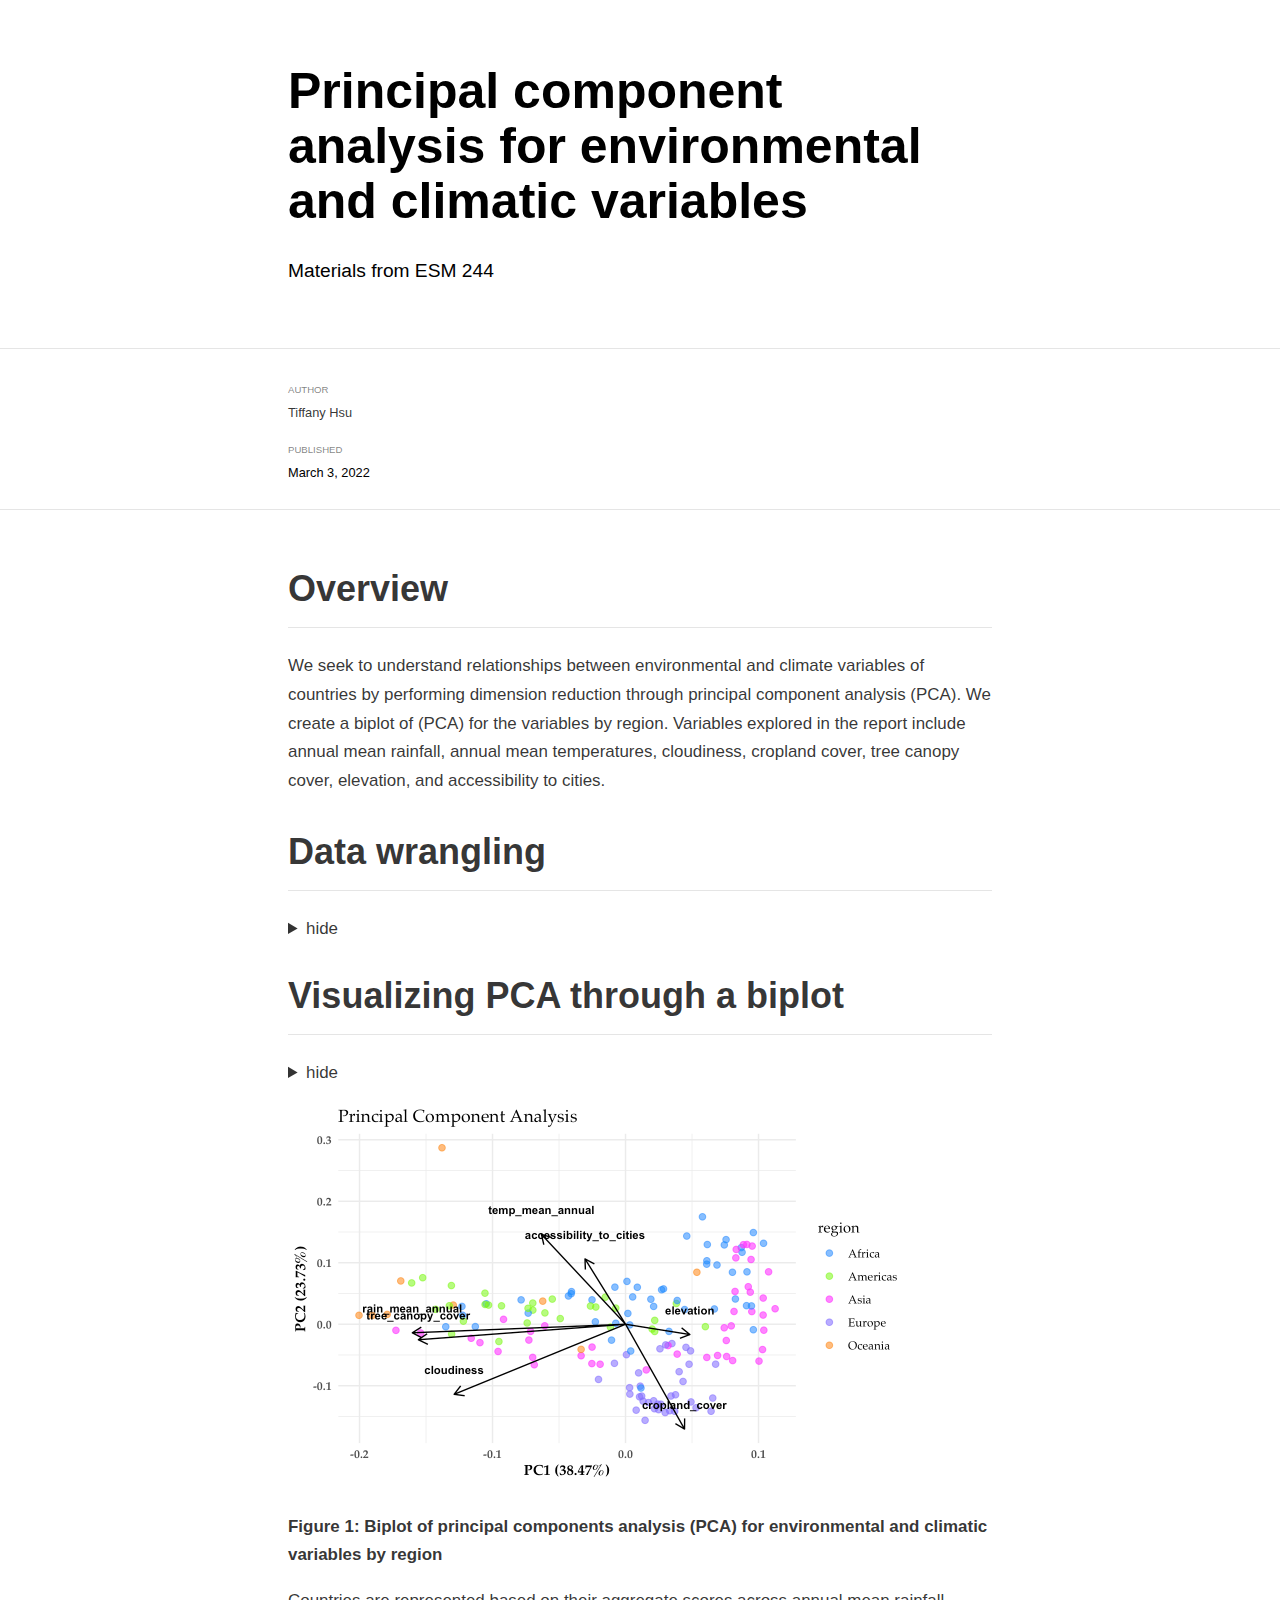
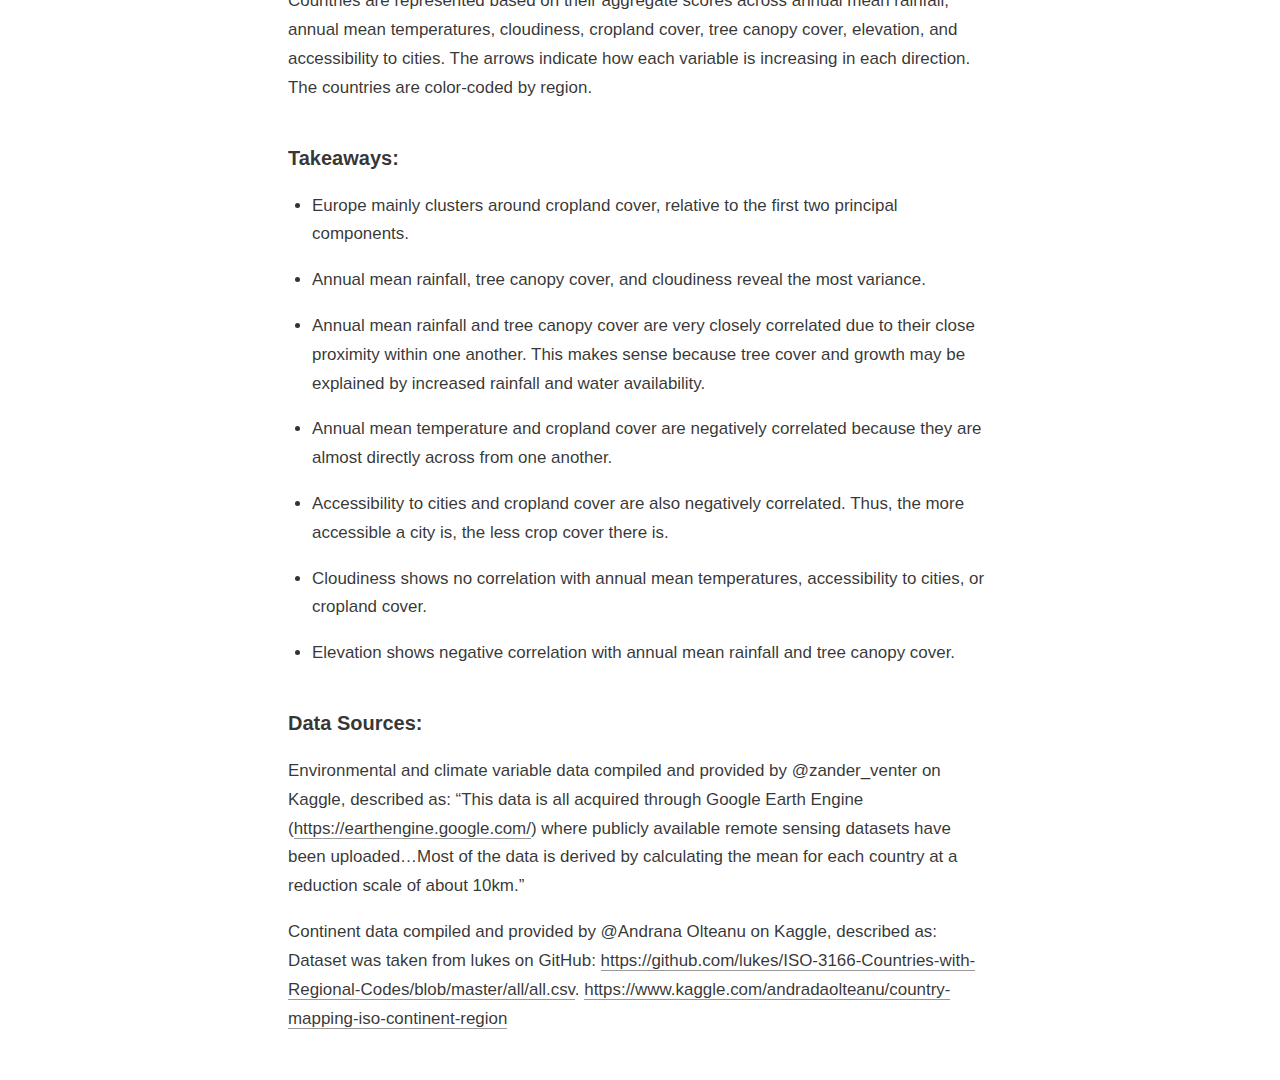
<file: _posts/2022-02-16-project4/project4.html>
<!DOCTYPE html>

<html xmlns="http://www.w3.org/1999/xhtml" lang="" xml:lang="">

<head>
  <meta charset="utf-8"/>
  <meta name="viewport" content="width=device-width, initial-scale=1"/>
  <meta http-equiv="X-UA-Compatible" content="IE=Edge,chrome=1"/>
  <meta name="generator" content="distill" />

  <style type="text/css">
  /* Hide doc at startup (prevent jankiness while JS renders/transforms) */
  body {
    visibility: hidden;
  }
  </style>

 <!--radix_placeholder_import_source-->
 <!--/radix_placeholder_import_source-->

<style type="text/css">code{white-space: pre;}</style>
<style type="text/css" data-origin="pandoc">
pre > code.sourceCode { white-space: pre; position: relative; }
pre > code.sourceCode > span { display: inline-block; line-height: 1.25; }
pre > code.sourceCode > span:empty { height: 1.2em; }
.sourceCode { overflow: visible; }
code.sourceCode > span { color: inherit; text-decoration: inherit; }
div.sourceCode { margin: 1em 0; }
pre.sourceCode { margin: 0; }
@media screen {
div.sourceCode { overflow: auto; }
}
@media print {
pre > code.sourceCode { white-space: pre-wrap; }
pre > code.sourceCode > span { text-indent: -5em; padding-left: 5em; }
}
pre.numberSource code
  { counter-reset: source-line 0; }
pre.numberSource code > span
  { position: relative; left: -4em; counter-increment: source-line; }
pre.numberSource code > span > a:first-child::before
  { content: counter(source-line);
    position: relative; left: -1em; text-align: right; vertical-align: baseline;
    border: none; display: inline-block;
    -webkit-touch-callout: none; -webkit-user-select: none;
    -khtml-user-select: none; -moz-user-select: none;
    -ms-user-select: none; user-select: none;
    padding: 0 4px; width: 4em;
    color: #aaaaaa;
  }
pre.numberSource { margin-left: 3em; border-left: 1px solid #aaaaaa;  padding-left: 4px; }
div.sourceCode
  {   }
@media screen {
pre > code.sourceCode > span > a:first-child::before { text-decoration: underline; }
}
code span.al { color: #ad0000; } /* Alert */
code span.an { color: #5e5e5e; } /* Annotation */
code span.at { } /* Attribute */
code span.bn { color: #ad0000; } /* BaseN */
code span.bu { } /* BuiltIn */
code span.cf { color: #007ba5; } /* ControlFlow */
code span.ch { color: #20794d; } /* Char */
code span.cn { color: #8f5902; } /* Constant */
code span.co { color: #5e5e5e; } /* Comment */
code span.cv { color: #5e5e5e; font-style: italic; } /* CommentVar */
code span.do { color: #5e5e5e; font-style: italic; } /* Documentation */
code span.dt { color: #ad0000; } /* DataType */
code span.dv { color: #ad0000; } /* DecVal */
code span.er { color: #ad0000; } /* Error */
code span.ex { } /* Extension */
code span.fl { color: #ad0000; } /* Float */
code span.fu { color: #4758ab; } /* Function */
code span.im { } /* Import */
code span.in { color: #5e5e5e; } /* Information */
code span.kw { color: #007ba5; } /* Keyword */
code span.op { color: #5e5e5e; } /* Operator */
code span.ot { color: #007ba5; } /* Other */
code span.pp { color: #ad0000; } /* Preprocessor */
code span.sc { color: #5e5e5e; } /* SpecialChar */
code span.ss { color: #20794d; } /* SpecialString */
code span.st { color: #20794d; } /* String */
code span.va { color: #111111; } /* Variable */
code span.vs { color: #20794d; } /* VerbatimString */
code span.wa { color: #5e5e5e; font-style: italic; } /* Warning */
</style>


  <!--radix_placeholder_meta_tags-->
  <title>Principal component analysis for environmental and climatic variables</title>

  <meta property="description" itemprop="description" content="Materials from ESM 244"/>


  <!--  https://schema.org/Article -->
  <meta property="article:published" itemprop="datePublished" content="2022-03-03"/>
  <meta property="article:created" itemprop="dateCreated" content="2022-03-03"/>
  <meta name="article:author" content="Tiffany Hsu"/>

  <!--  https://developers.facebook.com/docs/sharing/webmasters#markup -->
  <meta property="og:title" content="Principal component analysis for environmental and climatic variables"/>
  <meta property="og:type" content="article"/>
  <meta property="og:description" content="Materials from ESM 244"/>
  <meta property="og:locale" content="en_US"/>

  <!--  https://dev.twitter.com/cards/types/summary -->
  <meta property="twitter:card" content="summary"/>
  <meta property="twitter:title" content="Principal component analysis for environmental and climatic variables"/>
  <meta property="twitter:description" content="Materials from ESM 244"/>

  <!--/radix_placeholder_meta_tags-->
  <!--radix_placeholder_rmarkdown_metadata-->

  <script type="text/json" id="radix-rmarkdown-metadata">
  {"type":"list","attributes":{"names":{"type":"character","attributes":{},"value":["title","description","author","date","output"]}},"value":[{"type":"character","attributes":{},"value":["Principal component analysis for environmental and climatic variables"]},{"type":"character","attributes":{},"value":["Materials from ESM 244\n"]},{"type":"list","attributes":{},"value":[{"type":"list","attributes":{"names":{"type":"character","attributes":{},"value":["name"]}},"value":[{"type":"character","attributes":{},"value":["Tiffany Hsu"]}]}]},{"type":"character","attributes":{},"value":["2022-03-03"]},{"type":"list","attributes":{"names":{"type":"character","attributes":{},"value":["distill::distill_article"]}},"value":[{"type":"list","attributes":{"names":{"type":"character","attributes":{},"value":["self_contained","code_folding"]}},"value":[{"type":"logical","attributes":{},"value":[false]},{"type":"character","attributes":{},"value":["hide"]}]}]}]}
  </script>
  <!--/radix_placeholder_rmarkdown_metadata-->
  
  <script type="text/json" id="radix-resource-manifest">
  {"type":"character","attributes":{},"value":["project4_files/anchor-4.2.2/anchor.min.js","project4_files/bowser-1.9.3/bowser.min.js","project4_files/distill-2.2.21/template.v2.js","project4_files/figure-html5/unnamed-chunk-2-1.png","project4_files/header-attrs-2.11/header-attrs.js","project4_files/jquery-3.6.0/jquery-3.6.0.js","project4_files/jquery-3.6.0/jquery-3.6.0.min.js","project4_files/jquery-3.6.0/jquery-3.6.0.min.map","project4_files/popper-2.6.0/popper.min.js","project4_files/tippy-6.2.7/tippy-bundle.umd.min.js","project4_files/tippy-6.2.7/tippy-light-border.css","project4_files/tippy-6.2.7/tippy.css","project4_files/tippy-6.2.7/tippy.umd.min.js","project4_files/webcomponents-2.0.0/webcomponents.js"]}
  </script>
  <!--radix_placeholder_navigation_in_header-->
  <!--/radix_placeholder_navigation_in_header-->
  <!--radix_placeholder_distill-->

  <style type="text/css">

  body {
    background-color: white;
  }

  .pandoc-table {
    width: 100%;
  }

  .pandoc-table>caption {
    margin-bottom: 10px;
  }

  .pandoc-table th:not([align]) {
    text-align: left;
  }

  .pagedtable-footer {
    font-size: 15px;
  }

  d-byline .byline {
    grid-template-columns: 2fr 2fr;
  }

  d-byline .byline h3 {
    margin-block-start: 1.5em;
  }

  d-byline .byline .authors-affiliations h3 {
    margin-block-start: 0.5em;
  }

  .authors-affiliations .orcid-id {
    width: 16px;
    height:16px;
    margin-left: 4px;
    margin-right: 4px;
    vertical-align: middle;
    padding-bottom: 2px;
  }

  d-title .dt-tags {
    margin-top: 1em;
    grid-column: text;
  }

  .dt-tags .dt-tag {
    text-decoration: none;
    display: inline-block;
    color: rgba(0,0,0,0.6);
    padding: 0em 0.4em;
    margin-right: 0.5em;
    margin-bottom: 0.4em;
    font-size: 70%;
    border: 1px solid rgba(0,0,0,0.2);
    border-radius: 3px;
    text-transform: uppercase;
    font-weight: 500;
  }

  d-article table.gt_table td,
  d-article table.gt_table th {
    border-bottom: none;
  }

  .html-widget {
    margin-bottom: 2.0em;
  }

  .l-screen-inset {
    padding-right: 16px;
  }

  .l-screen .caption {
    margin-left: 10px;
  }

  .shaded {
    background: rgb(247, 247, 247);
    padding-top: 20px;
    padding-bottom: 20px;
    border-top: 1px solid rgba(0, 0, 0, 0.1);
    border-bottom: 1px solid rgba(0, 0, 0, 0.1);
  }

  .shaded .html-widget {
    margin-bottom: 0;
    border: 1px solid rgba(0, 0, 0, 0.1);
  }

  .shaded .shaded-content {
    background: white;
  }

  .text-output {
    margin-top: 0;
    line-height: 1.5em;
  }

  .hidden {
    display: none !important;
  }

  d-article {
    padding-top: 2.5rem;
    padding-bottom: 30px;
  }

  d-appendix {
    padding-top: 30px;
  }

  d-article>p>img {
    width: 100%;
  }

  d-article h2 {
    margin: 1rem 0 1.5rem 0;
  }

  d-article h3 {
    margin-top: 1.5rem;
  }

  d-article iframe {
    border: 1px solid rgba(0, 0, 0, 0.1);
    margin-bottom: 2.0em;
    width: 100%;
  }

  /* Tweak code blocks */

  d-article div.sourceCode code,
  d-article pre code {
    font-family: Consolas, Monaco, 'Andale Mono', 'Ubuntu Mono', monospace;
  }

  d-article pre,
  d-article div.sourceCode,
  d-article div.sourceCode pre {
    overflow: auto;
  }

  d-article div.sourceCode {
    background-color: white;
  }

  d-article div.sourceCode pre {
    padding-left: 10px;
    font-size: 12px;
    border-left: 2px solid rgba(0,0,0,0.1);
  }

  d-article pre {
    font-size: 12px;
    color: black;
    background: none;
    margin-top: 0;
    text-align: left;
    white-space: pre;
    word-spacing: normal;
    word-break: normal;
    word-wrap: normal;
    line-height: 1.5;

    -moz-tab-size: 4;
    -o-tab-size: 4;
    tab-size: 4;

    -webkit-hyphens: none;
    -moz-hyphens: none;
    -ms-hyphens: none;
    hyphens: none;
  }

  d-article pre a {
    border-bottom: none;
  }

  d-article pre a:hover {
    border-bottom: none;
    text-decoration: underline;
  }

  d-article details {
    grid-column: text;
    margin-bottom: 0.8em;
  }

  @media(min-width: 768px) {

  d-article pre,
  d-article div.sourceCode,
  d-article div.sourceCode pre {
    overflow: visible !important;
  }

  d-article div.sourceCode pre {
    padding-left: 18px;
    font-size: 14px;
  }

  d-article pre {
    font-size: 14px;
  }

  }

  figure img.external {
    background: white;
    border: 1px solid rgba(0, 0, 0, 0.1);
    box-shadow: 0 1px 8px rgba(0, 0, 0, 0.1);
    padding: 18px;
    box-sizing: border-box;
  }

  /* CSS for d-contents */

  .d-contents {
    grid-column: text;
    color: rgba(0,0,0,0.8);
    font-size: 0.9em;
    padding-bottom: 1em;
    margin-bottom: 1em;
    padding-bottom: 0.5em;
    margin-bottom: 1em;
    padding-left: 0.25em;
    justify-self: start;
  }

  @media(min-width: 1000px) {
    .d-contents.d-contents-float {
      height: 0;
      grid-column-start: 1;
      grid-column-end: 4;
      justify-self: center;
      padding-right: 3em;
      padding-left: 2em;
    }
  }

  .d-contents nav h3 {
    font-size: 18px;
    margin-top: 0;
    margin-bottom: 1em;
  }

  .d-contents li {
    list-style-type: none
  }

  .d-contents nav > ul {
    padding-left: 0;
  }

  .d-contents ul {
    padding-left: 1em
  }

  .d-contents nav ul li {
    margin-top: 0.6em;
    margin-bottom: 0.2em;
  }

  .d-contents nav a {
    font-size: 13px;
    border-bottom: none;
    text-decoration: none
    color: rgba(0, 0, 0, 0.8);
  }

  .d-contents nav a:hover {
    text-decoration: underline solid rgba(0, 0, 0, 0.6)
  }

  .d-contents nav > ul > li > a {
    font-weight: 600;
  }

  .d-contents nav > ul > li > ul {
    font-weight: inherit;
  }

  .d-contents nav > ul > li > ul > li {
    margin-top: 0.2em;
  }


  .d-contents nav ul {
    margin-top: 0;
    margin-bottom: 0.25em;
  }

  .d-article-with-toc h2:nth-child(2) {
    margin-top: 0;
  }


  /* Figure */

  .figure {
    position: relative;
    margin-bottom: 2.5em;
    margin-top: 1.5em;
  }

  .figure img {
    width: 100%;
  }

  .figure .caption {
    color: rgba(0, 0, 0, 0.6);
    font-size: 12px;
    line-height: 1.5em;
  }

  .figure img.external {
    background: white;
    border: 1px solid rgba(0, 0, 0, 0.1);
    box-shadow: 0 1px 8px rgba(0, 0, 0, 0.1);
    padding: 18px;
    box-sizing: border-box;
  }

  .figure .caption a {
    color: rgba(0, 0, 0, 0.6);
  }

  .figure .caption b,
  .figure .caption strong, {
    font-weight: 600;
    color: rgba(0, 0, 0, 1.0);
  }

  /* Citations */

  d-article .citation {
    color: inherit;
    cursor: inherit;
  }

  div.hanging-indent{
    margin-left: 1em; text-indent: -1em;
  }

  /* Citation hover box */

  .tippy-box[data-theme~=light-border] {
    background-color: rgba(250, 250, 250, 0.95);
  }

  .tippy-content > p {
    margin-bottom: 0;
    padding: 2px;
  }


  /* Tweak 1000px media break to show more text */

  @media(min-width: 1000px) {
    .base-grid,
    distill-header,
    d-title,
    d-abstract,
    d-article,
    d-appendix,
    distill-appendix,
    d-byline,
    d-footnote-list,
    d-citation-list,
    distill-footer {
      grid-template-columns: [screen-start] 1fr [page-start kicker-start] 80px [middle-start] 50px [text-start kicker-end] 65px 65px 65px 65px 65px 65px 65px 65px [text-end gutter-start] 65px [middle-end] 65px [page-end gutter-end] 1fr [screen-end];
      grid-column-gap: 16px;
    }

    .grid {
      grid-column-gap: 16px;
    }

    d-article {
      font-size: 1.06rem;
      line-height: 1.7em;
    }
    figure .caption, .figure .caption, figure figcaption {
      font-size: 13px;
    }
  }

  @media(min-width: 1180px) {
    .base-grid,
    distill-header,
    d-title,
    d-abstract,
    d-article,
    d-appendix,
    distill-appendix,
    d-byline,
    d-footnote-list,
    d-citation-list,
    distill-footer {
      grid-template-columns: [screen-start] 1fr [page-start kicker-start] 60px [middle-start] 60px [text-start kicker-end] 60px 60px 60px 60px 60px 60px 60px 60px [text-end gutter-start] 60px [middle-end] 60px [page-end gutter-end] 1fr [screen-end];
      grid-column-gap: 32px;
    }

    .grid {
      grid-column-gap: 32px;
    }
  }


  /* Get the citation styles for the appendix (not auto-injected on render since
     we do our own rendering of the citation appendix) */

  d-appendix .citation-appendix,
  .d-appendix .citation-appendix {
    font-size: 11px;
    line-height: 15px;
    border-left: 1px solid rgba(0, 0, 0, 0.1);
    padding-left: 18px;
    border: 1px solid rgba(0,0,0,0.1);
    background: rgba(0, 0, 0, 0.02);
    padding: 10px 18px;
    border-radius: 3px;
    color: rgba(150, 150, 150, 1);
    overflow: hidden;
    margin-top: -12px;
    white-space: pre-wrap;
    word-wrap: break-word;
  }

  /* Include appendix styles here so they can be overridden */

  d-appendix {
    contain: layout style;
    font-size: 0.8em;
    line-height: 1.7em;
    margin-top: 60px;
    margin-bottom: 0;
    border-top: 1px solid rgba(0, 0, 0, 0.1);
    color: rgba(0,0,0,0.5);
    padding-top: 60px;
    padding-bottom: 48px;
  }

  d-appendix h3 {
    grid-column: page-start / text-start;
    font-size: 15px;
    font-weight: 500;
    margin-top: 1em;
    margin-bottom: 0;
    color: rgba(0,0,0,0.65);
  }

  d-appendix h3 + * {
    margin-top: 1em;
  }

  d-appendix ol {
    padding: 0 0 0 15px;
  }

  @media (min-width: 768px) {
    d-appendix ol {
      padding: 0 0 0 30px;
      margin-left: -30px;
    }
  }

  d-appendix li {
    margin-bottom: 1em;
  }

  d-appendix a {
    color: rgba(0, 0, 0, 0.6);
  }

  d-appendix > * {
    grid-column: text;
  }

  d-appendix > d-footnote-list,
  d-appendix > d-citation-list,
  d-appendix > distill-appendix {
    grid-column: screen;
  }

  /* Include footnote styles here so they can be overridden */

  d-footnote-list {
    contain: layout style;
  }

  d-footnote-list > * {
    grid-column: text;
  }

  d-footnote-list a.footnote-backlink {
    color: rgba(0,0,0,0.3);
    padding-left: 0.5em;
  }



  /* Anchor.js */

  .anchorjs-link {
    /*transition: all .25s linear; */
    text-decoration: none;
    border-bottom: none;
  }
  *:hover > .anchorjs-link {
    margin-left: -1.125em !important;
    text-decoration: none;
    border-bottom: none;
  }

  /* Social footer */

  .social_footer {
    margin-top: 30px;
    margin-bottom: 0;
    color: rgba(0,0,0,0.67);
  }

  .disqus-comments {
    margin-right: 30px;
  }

  .disqus-comment-count {
    border-bottom: 1px solid rgba(0, 0, 0, 0.4);
    cursor: pointer;
  }

  #disqus_thread {
    margin-top: 30px;
  }

  .article-sharing a {
    border-bottom: none;
    margin-right: 8px;
  }

  .article-sharing a:hover {
    border-bottom: none;
  }

  .sidebar-section.subscribe {
    font-size: 12px;
    line-height: 1.6em;
  }

  .subscribe p {
    margin-bottom: 0.5em;
  }


  .article-footer .subscribe {
    font-size: 15px;
    margin-top: 45px;
  }


  .sidebar-section.custom {
    font-size: 12px;
    line-height: 1.6em;
  }

  .custom p {
    margin-bottom: 0.5em;
  }

  /* Styles for listing layout (hide title) */
  .layout-listing d-title, .layout-listing .d-title {
    display: none;
  }

  /* Styles for posts lists (not auto-injected) */


  .posts-with-sidebar {
    padding-left: 45px;
    padding-right: 45px;
  }

  .posts-list .description h2,
  .posts-list .description p {
    font-family: -apple-system, BlinkMacSystemFont, "Segoe UI", Roboto, Oxygen, Ubuntu, Cantarell, "Fira Sans", "Droid Sans", "Helvetica Neue", Arial, sans-serif;
  }

  .posts-list .description h2 {
    font-weight: 700;
    border-bottom: none;
    padding-bottom: 0;
  }

  .posts-list h2.post-tag {
    border-bottom: 1px solid rgba(0, 0, 0, 0.2);
    padding-bottom: 12px;
  }
  .posts-list {
    margin-top: 60px;
    margin-bottom: 24px;
  }

  .posts-list .post-preview {
    text-decoration: none;
    overflow: hidden;
    display: block;
    border-bottom: 1px solid rgba(0, 0, 0, 0.1);
    padding: 24px 0;
  }

  .post-preview-last {
    border-bottom: none !important;
  }

  .posts-list .posts-list-caption {
    grid-column: screen;
    font-weight: 400;
  }

  .posts-list .post-preview h2 {
    margin: 0 0 6px 0;
    line-height: 1.2em;
    font-style: normal;
    font-size: 24px;
  }

  .posts-list .post-preview p {
    margin: 0 0 12px 0;
    line-height: 1.4em;
    font-size: 16px;
  }

  .posts-list .post-preview .thumbnail {
    box-sizing: border-box;
    margin-bottom: 24px;
    position: relative;
    max-width: 500px;
  }
  .posts-list .post-preview img {
    width: 100%;
    display: block;
  }

  .posts-list .metadata {
    font-size: 12px;
    line-height: 1.4em;
    margin-bottom: 18px;
  }

  .posts-list .metadata > * {
    display: inline-block;
  }

  .posts-list .metadata .publishedDate {
    margin-right: 2em;
  }

  .posts-list .metadata .dt-authors {
    display: block;
    margin-top: 0.3em;
    margin-right: 2em;
  }

  .posts-list .dt-tags {
    display: block;
    line-height: 1em;
  }

  .posts-list .dt-tags .dt-tag {
    display: inline-block;
    color: rgba(0,0,0,0.6);
    padding: 0.3em 0.4em;
    margin-right: 0.2em;
    margin-bottom: 0.4em;
    font-size: 60%;
    border: 1px solid rgba(0,0,0,0.2);
    border-radius: 3px;
    text-transform: uppercase;
    font-weight: 500;
  }

  .posts-list img {
    opacity: 1;
  }

  .posts-list img[data-src] {
    opacity: 0;
  }

  .posts-more {
    clear: both;
  }


  .posts-sidebar {
    font-size: 16px;
  }

  .posts-sidebar h3 {
    font-size: 16px;
    margin-top: 0;
    margin-bottom: 0.5em;
    font-weight: 400;
    text-transform: uppercase;
  }

  .sidebar-section {
    margin-bottom: 30px;
  }

  .categories ul {
    list-style-type: none;
    margin: 0;
    padding: 0;
  }

  .categories li {
    color: rgba(0, 0, 0, 0.8);
    margin-bottom: 0;
  }

  .categories li>a {
    border-bottom: none;
  }

  .categories li>a:hover {
    border-bottom: 1px solid rgba(0, 0, 0, 0.4);
  }

  .categories .active {
    font-weight: 600;
  }

  .categories .category-count {
    color: rgba(0, 0, 0, 0.4);
  }


  @media(min-width: 768px) {
    .posts-list .post-preview h2 {
      font-size: 26px;
    }
    .posts-list .post-preview .thumbnail {
      float: right;
      width: 30%;
      margin-bottom: 0;
    }
    .posts-list .post-preview .description {
      float: left;
      width: 45%;
    }
    .posts-list .post-preview .metadata {
      float: left;
      width: 20%;
      margin-top: 8px;
    }
    .posts-list .post-preview p {
      margin: 0 0 12px 0;
      line-height: 1.5em;
      font-size: 16px;
    }
    .posts-with-sidebar .posts-list {
      float: left;
      width: 75%;
    }
    .posts-with-sidebar .posts-sidebar {
      float: right;
      width: 20%;
      margin-top: 60px;
      padding-top: 24px;
      padding-bottom: 24px;
    }
  }


  /* Improve display for browsers without grid (IE/Edge <= 15) */

  .downlevel {
    line-height: 1.6em;
    font-family: -apple-system, BlinkMacSystemFont, "Segoe UI", Roboto, Oxygen, Ubuntu, Cantarell, "Fira Sans", "Droid Sans", "Helvetica Neue", Arial, sans-serif;
    margin: 0;
  }

  .downlevel .d-title {
    padding-top: 6rem;
    padding-bottom: 1.5rem;
  }

  .downlevel .d-title h1 {
    font-size: 50px;
    font-weight: 700;
    line-height: 1.1em;
    margin: 0 0 0.5rem;
  }

  .downlevel .d-title p {
    font-weight: 300;
    font-size: 1.2rem;
    line-height: 1.55em;
    margin-top: 0;
  }

  .downlevel .d-byline {
    padding-top: 0.8em;
    padding-bottom: 0.8em;
    font-size: 0.8rem;
    line-height: 1.8em;
  }

  .downlevel .section-separator {
    border: none;
    border-top: 1px solid rgba(0, 0, 0, 0.1);
  }

  .downlevel .d-article {
    font-size: 1.06rem;
    line-height: 1.7em;
    padding-top: 1rem;
    padding-bottom: 2rem;
  }


  .downlevel .d-appendix {
    padding-left: 0;
    padding-right: 0;
    max-width: none;
    font-size: 0.8em;
    line-height: 1.7em;
    margin-bottom: 0;
    color: rgba(0,0,0,0.5);
    padding-top: 40px;
    padding-bottom: 48px;
  }

  .downlevel .footnotes ol {
    padding-left: 13px;
  }

  .downlevel .base-grid,
  .downlevel .distill-header,
  .downlevel .d-title,
  .downlevel .d-abstract,
  .downlevel .d-article,
  .downlevel .d-appendix,
  .downlevel .distill-appendix,
  .downlevel .d-byline,
  .downlevel .d-footnote-list,
  .downlevel .d-citation-list,
  .downlevel .distill-footer,
  .downlevel .appendix-bottom,
  .downlevel .posts-container {
    padding-left: 40px;
    padding-right: 40px;
  }

  @media(min-width: 768px) {
    .downlevel .base-grid,
    .downlevel .distill-header,
    .downlevel .d-title,
    .downlevel .d-abstract,
    .downlevel .d-article,
    .downlevel .d-appendix,
    .downlevel .distill-appendix,
    .downlevel .d-byline,
    .downlevel .d-footnote-list,
    .downlevel .d-citation-list,
    .downlevel .distill-footer,
    .downlevel .appendix-bottom,
    .downlevel .posts-container {
    padding-left: 150px;
    padding-right: 150px;
    max-width: 900px;
  }
  }

  .downlevel pre code {
    display: block;
    border-left: 2px solid rgba(0, 0, 0, .1);
    padding: 0 0 0 20px;
    font-size: 14px;
  }

  .downlevel code, .downlevel pre {
    color: black;
    background: none;
    font-family: Consolas, Monaco, 'Andale Mono', 'Ubuntu Mono', monospace;
    text-align: left;
    white-space: pre;
    word-spacing: normal;
    word-break: normal;
    word-wrap: normal;
    line-height: 1.5;

    -moz-tab-size: 4;
    -o-tab-size: 4;
    tab-size: 4;

    -webkit-hyphens: none;
    -moz-hyphens: none;
    -ms-hyphens: none;
    hyphens: none;
  }

  .downlevel .posts-list .post-preview {
    color: inherit;
  }



  </style>

  <script type="application/javascript">

  function is_downlevel_browser() {
    if (bowser.isUnsupportedBrowser({ msie: "12", msedge: "16"},
                                   window.navigator.userAgent)) {
      return true;
    } else {
      return window.load_distill_framework === undefined;
    }
  }

  // show body when load is complete
  function on_load_complete() {

    // add anchors
    if (window.anchors) {
      window.anchors.options.placement = 'left';
      window.anchors.add('d-article > h2, d-article > h3, d-article > h4, d-article > h5');
    }


    // set body to visible
    document.body.style.visibility = 'visible';

    // force redraw for leaflet widgets
    if (window.HTMLWidgets) {
      var maps = window.HTMLWidgets.findAll(".leaflet");
      $.each(maps, function(i, el) {
        var map = this.getMap();
        map.invalidateSize();
        map.eachLayer(function(layer) {
          if (layer instanceof L.TileLayer)
            layer.redraw();
        });
      });
    }

    // trigger 'shown' so htmlwidgets resize
    $('d-article').trigger('shown');
  }

  function init_distill() {

    init_common();

    // create front matter
    var front_matter = $('<d-front-matter></d-front-matter>');
    $('#distill-front-matter').wrap(front_matter);

    // create d-title
    $('.d-title').changeElementType('d-title');

    // create d-byline
    var byline = $('<d-byline></d-byline>');
    $('.d-byline').replaceWith(byline);

    // create d-article
    var article = $('<d-article></d-article>');
    $('.d-article').wrap(article).children().unwrap();

    // move posts container into article
    $('.posts-container').appendTo($('d-article'));

    // create d-appendix
    $('.d-appendix').changeElementType('d-appendix');

    // flag indicating that we have appendix items
    var appendix = $('.appendix-bottom').children('h3').length > 0;

    // replace footnotes with <d-footnote>
    $('.footnote-ref').each(function(i, val) {
      appendix = true;
      var href = $(this).attr('href');
      var id = href.replace('#', '');
      var fn = $('#' + id);
      var fn_p = $('#' + id + '>p');
      fn_p.find('.footnote-back').remove();
      var text = fn_p.html();
      var dtfn = $('<d-footnote></d-footnote>');
      dtfn.html(text);
      $(this).replaceWith(dtfn);
    });
    // remove footnotes
    $('.footnotes').remove();

    // move refs into #references-listing
    $('#references-listing').replaceWith($('#refs'));

    $('h1.appendix, h2.appendix').each(function(i, val) {
      $(this).changeElementType('h3');
    });
    $('h3.appendix').each(function(i, val) {
      var id = $(this).attr('id');
      $('.d-contents a[href="#' + id + '"]').parent().remove();
      appendix = true;
      $(this).nextUntil($('h1, h2, h3')).addBack().appendTo($('d-appendix'));
    });

    // show d-appendix if we have appendix content
    $("d-appendix").css('display', appendix ? 'grid' : 'none');

    // localize layout chunks to just output
    $('.layout-chunk').each(function(i, val) {

      // capture layout
      var layout = $(this).attr('data-layout');

      // apply layout to markdown level block elements
      var elements = $(this).children().not('details, div.sourceCode, pre, script');
      elements.each(function(i, el) {
        var layout_div = $('<div class="' + layout + '"></div>');
        if (layout_div.hasClass('shaded')) {
          var shaded_content = $('<div class="shaded-content"></div>');
          $(this).wrap(shaded_content);
          $(this).parent().wrap(layout_div);
        } else {
          $(this).wrap(layout_div);
        }
      });


      // unwrap the layout-chunk div
      $(this).children().unwrap();
    });

    // remove code block used to force  highlighting css
    $('.distill-force-highlighting-css').parent().remove();

    // remove empty line numbers inserted by pandoc when using a
    // custom syntax highlighting theme
    $('code.sourceCode a:empty').remove();

    // load distill framework
    load_distill_framework();

    // wait for window.distillRunlevel == 4 to do post processing
    function distill_post_process() {

      if (!window.distillRunlevel || window.distillRunlevel < 4)
        return;

      // hide author/affiliations entirely if we have no authors
      var front_matter = JSON.parse($("#distill-front-matter").html());
      var have_authors = front_matter.authors && front_matter.authors.length > 0;
      if (!have_authors)
        $('d-byline').addClass('hidden');

      // article with toc class
      $('.d-contents').parent().addClass('d-article-with-toc');

      // strip links that point to #
      $('.authors-affiliations').find('a[href="#"]').removeAttr('href');

      // add orcid ids
      $('.authors-affiliations').find('.author').each(function(i, el) {
        var orcid_id = front_matter.authors[i].orcidID;
        if (orcid_id) {
          var a = $('<a></a>');
          a.attr('href', 'https://orcid.org/' + orcid_id);
          var img = $('<img></img>');
          img.addClass('orcid-id');
          img.attr('alt', 'ORCID ID');
          img.attr('src','[data-uri]');
          a.append(img);
          $(this).append(a);
        }
      });

      // hide elements of author/affiliations grid that have no value
      function hide_byline_column(caption) {
        $('d-byline').find('h3:contains("' + caption + '")').parent().css('visibility', 'hidden');
      }

      // affiliations
      var have_affiliations = false;
      for (var i = 0; i<front_matter.authors.length; ++i) {
        var author = front_matter.authors[i];
        if (author.affiliation !== "&nbsp;") {
          have_affiliations = true;
          break;
        }
      }
      if (!have_affiliations)
        $('d-byline').find('h3:contains("Affiliations")').css('visibility', 'hidden');

      // published date
      if (!front_matter.publishedDate)
        hide_byline_column("Published");

      // document object identifier
      var doi = $('d-byline').find('h3:contains("DOI")');
      var doi_p = doi.next().empty();
      if (!front_matter.doi) {
        // if we have a citation and valid citationText then link to that
        if ($('#citation').length > 0 && front_matter.citationText) {
          doi.html('Citation');
          $('<a href="#citation"></a>')
            .text(front_matter.citationText)
            .appendTo(doi_p);
        } else {
          hide_byline_column("DOI");
        }
      } else {
        $('<a></a>')
           .attr('href', "https://doi.org/" + front_matter.doi)
           .html(front_matter.doi)
           .appendTo(doi_p);
      }

       // change plural form of authors/affiliations
      if (front_matter.authors.length === 1) {
        var grid = $('.authors-affiliations');
        grid.children('h3:contains("Authors")').text('Author');
        grid.children('h3:contains("Affiliations")').text('Affiliation');
      }

      // remove d-appendix and d-footnote-list local styles
      $('d-appendix > style:first-child').remove();
      $('d-footnote-list > style:first-child').remove();

      // move appendix-bottom entries to the bottom
      $('.appendix-bottom').appendTo('d-appendix').children().unwrap();
      $('.appendix-bottom').remove();

      // hoverable references
      $('span.citation[data-cites]').each(function() {
        var refs = $(this).attr('data-cites').split(" ");
        var refHtml = refs.map(function(ref) {
          return "<p>" + $('#ref-' + ref).html() + "</p>";
        }).join("\n");
        window.tippy(this, {
          allowHTML: true,
          content: refHtml,
          maxWidth: 500,
          interactive: true,
          interactiveBorder: 10,
          theme: 'light-border',
          placement: 'bottom-start'
        });
      });

      // clear polling timer
      clearInterval(tid);

      // show body now that everything is ready
      on_load_complete();
    }

    var tid = setInterval(distill_post_process, 50);
    distill_post_process();

  }

  function init_downlevel() {

    init_common();

     // insert hr after d-title
    $('.d-title').after($('<hr class="section-separator"/>'));

    // check if we have authors
    var front_matter = JSON.parse($("#distill-front-matter").html());
    var have_authors = front_matter.authors && front_matter.authors.length > 0;

    // manage byline/border
    if (!have_authors)
      $('.d-byline').remove();
    $('.d-byline').after($('<hr class="section-separator"/>'));
    $('.d-byline a').remove();

    // remove toc
    $('.d-contents').remove();

    // move appendix elements
    $('h1.appendix, h2.appendix').each(function(i, val) {
      $(this).changeElementType('h3');
    });
    $('h3.appendix').each(function(i, val) {
      $(this).nextUntil($('h1, h2, h3')).addBack().appendTo($('.d-appendix'));
    });


    // inject headers into references and footnotes
    var refs_header = $('<h3></h3>');
    refs_header.text('References');
    $('#refs').prepend(refs_header);

    var footnotes_header = $('<h3></h3');
    footnotes_header.text('Footnotes');
    $('.footnotes').children('hr').first().replaceWith(footnotes_header);

    // move appendix-bottom entries to the bottom
    $('.appendix-bottom').appendTo('.d-appendix').children().unwrap();
    $('.appendix-bottom').remove();

    // remove appendix if it's empty
    if ($('.d-appendix').children().length === 0)
      $('.d-appendix').remove();

    // prepend separator above appendix
    $('.d-appendix').before($('<hr class="section-separator" style="clear: both"/>'));

    // trim code
    $('pre>code').each(function(i, val) {
      $(this).html($.trim($(this).html()));
    });

    // move posts-container right before article
    $('.posts-container').insertBefore($('.d-article'));

    $('body').addClass('downlevel');

    on_load_complete();
  }


  function init_common() {

    // jquery plugin to change element types
    (function($) {
      $.fn.changeElementType = function(newType) {
        var attrs = {};

        $.each(this[0].attributes, function(idx, attr) {
          attrs[attr.nodeName] = attr.nodeValue;
        });

        this.replaceWith(function() {
          return $("<" + newType + "/>", attrs).append($(this).contents());
        });
      };
    })(jQuery);

    // prevent underline for linked images
    $('a > img').parent().css({'border-bottom' : 'none'});

    // mark non-body figures created by knitr chunks as 100% width
    $('.layout-chunk').each(function(i, val) {
      var figures = $(this).find('img, .html-widget');
      if ($(this).attr('data-layout') !== "l-body") {
        figures.css('width', '100%');
      } else {
        figures.css('max-width', '100%');
        figures.filter("[width]").each(function(i, val) {
          var fig = $(this);
          fig.css('width', fig.attr('width') + 'px');
        });

      }
    });

    // auto-append index.html to post-preview links in file: protocol
    // and in rstudio ide preview
    $('.post-preview').each(function(i, val) {
      if (window.location.protocol === "file:")
        $(this).attr('href', $(this).attr('href') + "index.html");
    });

    // get rid of index.html references in header
    if (window.location.protocol !== "file:") {
      $('.distill-site-header a[href]').each(function(i,val) {
        $(this).attr('href', $(this).attr('href').replace("index.html", "./"));
      });
    }

    // add class to pandoc style tables
    $('tr.header').parent('thead').parent('table').addClass('pandoc-table');
    $('.kable-table').children('table').addClass('pandoc-table');

    // add figcaption style to table captions
    $('caption').parent('table').addClass("figcaption");

    // initialize posts list
    if (window.init_posts_list)
      window.init_posts_list();

    // implmement disqus comment link
    $('.disqus-comment-count').click(function() {
      window.headroom_prevent_pin = true;
      $('#disqus_thread').toggleClass('hidden');
      if (!$('#disqus_thread').hasClass('hidden')) {
        var offset = $(this).offset();
        $(window).resize();
        $('html, body').animate({
          scrollTop: offset.top - 35
        });
      }
    });
  }

  document.addEventListener('DOMContentLoaded', function() {
    if (is_downlevel_browser())
      init_downlevel();
    else
      window.addEventListener('WebComponentsReady', init_distill);
  });

  </script>

  <!--/radix_placeholder_distill-->
  <script src="project4_files/header-attrs-2.11/header-attrs.js"></script>
  <script src="project4_files/jquery-3.6.0/jquery-3.6.0.min.js"></script>
  <script src="project4_files/popper-2.6.0/popper.min.js"></script>
  <link href="project4_files/tippy-6.2.7/tippy.css" rel="stylesheet" />
  <link href="project4_files/tippy-6.2.7/tippy-light-border.css" rel="stylesheet" />
  <script src="project4_files/tippy-6.2.7/tippy.umd.min.js"></script>
  <script src="project4_files/anchor-4.2.2/anchor.min.js"></script>
  <script src="project4_files/bowser-1.9.3/bowser.min.js"></script>
  <script src="project4_files/webcomponents-2.0.0/webcomponents.js"></script>
  <script src="project4_files/distill-2.2.21/template.v2.js"></script>
  <!--radix_placeholder_site_in_header-->
  <!--/radix_placeholder_site_in_header-->


</head>

<body>

<!--radix_placeholder_front_matter-->

<script id="distill-front-matter" type="text/json">
{"title":"Principal component analysis for environmental and climatic variables","description":"Materials from ESM 244","authors":[{"author":"Tiffany Hsu","authorURL":"#","affiliation":"&nbsp;","affiliationURL":"#","orcidID":""}],"publishedDate":"2022-03-03T00:00:00.000-08:00","citationText":"Hsu, 2022"}
</script>

<!--/radix_placeholder_front_matter-->
<!--radix_placeholder_navigation_before_body-->
<!--/radix_placeholder_navigation_before_body-->
<!--radix_placeholder_site_before_body-->
<!--/radix_placeholder_site_before_body-->

<div class="d-title">
<h1>Principal component analysis for environmental and climatic variables</h1>
<!--radix_placeholder_categories-->
<!--/radix_placeholder_categories-->
<p><p>Materials from ESM 244</p></p>
</div>

<div class="d-byline">
  Tiffany Hsu  
  
<br/>2022-03-03
</div>

<div class="d-article">
<h2 id="overview">Overview</h2>
<p>We seek to understand relationships between environmental and climate variables of countries by performing dimension reduction through principal component analysis (PCA). We create a biplot of (PCA) for the variables by region. Variables explored in the report include annual mean rainfall, annual mean temperatures, cloudiness, cropland cover, tree canopy cover, elevation, and accessibility to cities.</p>
<h2 id="data-wrangling">Data wrangling</h2>
<div class="layout-chunk" data-layout="l-body">
<details>
<summary>
hide
</summary>
<div class="sourceCode">
<pre class="sourceCode r"><code class="sourceCode r"><span class='co'>#load datasets</span>
<span class='va'>env_vars</span> <span class='op'>&lt;-</span> <span class='fu'><a href='https://readr.tidyverse.org/reference/read_delim.html'>read_csv</a></span><span class='op'>(</span><span class='fu'><a href='https://here.r-lib.org//reference/here.html'>here</a></span><span class='op'>(</span><span class='st'>"data/world_env_vars.csv"</span><span class='op'>)</span><span class='op'>)</span>

<span class='co'>#drop all rows including NAs</span>
<span class='va'>env_vars_drop_na</span> <span class='op'>&lt;-</span> <span class='fu'><a href='https://readr.tidyverse.org/reference/read_delim.html'>read_csv</a></span><span class='op'>(</span><span class='fu'><a href='https://here.r-lib.org//reference/here.html'>here</a></span><span class='op'>(</span><span class='st'>"data/world_env_vars.csv"</span><span class='op'>)</span><span class='op'>)</span> <span class='op'><a href='https://magrittr.tidyverse.org/reference/pipe.html'>%&gt;%</a></span> 
  <span class='fu'><a href='https://tidyr.tidyverse.org/reference/drop_na.html'>drop_na</a></span><span class='op'>(</span><span class='op'>)</span>

<span class='co'># wrangle continents data</span>

<span class='va'>continents</span> <span class='op'>&lt;-</span> <span class='fu'><a href='https://readr.tidyverse.org/reference/read_delim.html'>read_csv</a></span><span class='op'>(</span><span class='fu'><a href='https://here.r-lib.org//reference/here.html'>here</a></span><span class='op'>(</span><span class='st'>"data/continents2.csv"</span><span class='op'>)</span><span class='op'>)</span> <span class='op'><a href='https://magrittr.tidyverse.org/reference/pipe.html'>%&gt;%</a></span> 
  <span class='fu'><a href='https://dplyr.tidyverse.org/reference/mutate.html'>mutate</a></span><span class='op'>(</span><span class='st'>"Country"</span> <span class='op'>=</span> <span class='va'>name</span><span class='op'>)</span> <span class='op'><a href='https://magrittr.tidyverse.org/reference/pipe.html'>%&gt;%</a></span> 
  <span class='fu'><a href='https://dplyr.tidyverse.org/reference/select.html'>select</a></span><span class='op'>(</span><span class='va'>Country</span>, <span class='va'>region</span><span class='op'>)</span>

<span class='va'>env_vars_region</span> <span class='op'>&lt;-</span> <span class='fu'><a href='https://dplyr.tidyverse.org/reference/mutate-joins.html'>inner_join</a></span><span class='op'>(</span><span class='va'>env_vars_drop_na</span>, <span class='va'>continents</span>, by <span class='op'>=</span> <span class='st'>"Country"</span><span class='op'>)</span>

<span class='co'># convert</span>
<span class='co'>#env_vars_region$Country &lt;- as.numeric(as.factor(env_vars_region$Country))</span>

<span class='va'>env_vars_pca</span> <span class='op'>&lt;-</span> <span class='va'>env_vars_region</span> <span class='op'><a href='https://magrittr.tidyverse.org/reference/pipe.html'>%&gt;%</a></span>
  <span class='co'>#select(accessibility_to_cities:slope) %&gt;% </span>
  <span class='fu'><a href='https://dplyr.tidyverse.org/reference/select.html'>select</a></span><span class='op'>(</span><span class='va'>accessibility_to_cities</span>, <span class='va'>elevation</span>, <span class='va'>cropland_cover</span>, <span class='va'>tree_canopy_cover</span>, <span class='va'>rain_mean_annual</span>, <span class='va'>temp_mean_annual</span>, <span class='va'>cloudiness</span><span class='op'>)</span> <span class='op'><a href='https://magrittr.tidyverse.org/reference/pipe.html'>%&gt;%</a></span> 
  <span class='fu'><a href='https://rdrr.io/r/base/scale.html'>scale</a></span><span class='op'>(</span><span class='op'>)</span> <span class='op'><a href='https://magrittr.tidyverse.org/reference/pipe.html'>%&gt;%</a></span> 
  <span class='fu'><a href='https://rdrr.io/r/stats/prcomp.html'>prcomp</a></span><span class='op'>(</span><span class='op'>)</span>

<span class='co'>#summary(env_vars_pca)</span>

<span class='co'># Importance of components:</span>
<span class='co'>#                           PC1    PC2    PC3    PC4     PC5</span>
<span class='co'># Standard deviation     1.2930 1.1502 0.9979 0.8019 0.60511</span>
<span class='co'># Proportion of Variance 0.3344 0.2646 0.1992 0.1286 0.07323</span>
<span class='co'># Cumulative Proportion  0.3344 0.5990 0.7982 0.9268 1.00000</span>
</code></pre>
</div>
</details>
</div>
<h2 id="visualizing-pca-through-a-biplot">Visualizing PCA through a <strong>biplot</strong></h2>
<div class="layout-chunk" data-layout="l-body">
<details>
<summary>
hide
</summary>
<div class="sourceCode">
<pre class="sourceCode r"><code class="sourceCode r"><span class='co'>### ggfortify::autoplot -autoplot uses ggplot to make a plot for specific data types (ie PCA)</span>

<span class='fu'><a href='https://ggplot2.tidyverse.org/reference/autoplot.html'>autoplot</a></span><span class='op'>(</span><span class='va'>env_vars_pca</span>,
        data <span class='op'>=</span> <span class='va'>env_vars_region</span>,
        loadings <span class='op'>=</span> <span class='cn'>TRUE</span>,
        colour <span class='op'>=</span> <span class='st'>'region'</span>,
        loadings.label <span class='op'>=</span> <span class='cn'>TRUE</span>,
        loadings.label.size <span class='op'>=</span> <span class='fl'>3</span>,
        loadings.colour <span class='op'>=</span> <span class='st'>"black"</span>,
        loadings.label.colour <span class='op'>=</span> <span class='st'>"black"</span>,
        loadings.label.vjust <span class='op'>=</span> <span class='op'>-</span><span class='fl'>2.5</span>,
        loadings.label.fontface <span class='op'>=</span> <span class='st'>"bold"</span>,
        size <span class='op'>=</span> <span class='fl'>2</span>,
        alpha <span class='op'>=</span> <span class='fl'>0.6</span>
        <span class='op'>)</span> <span class='op'>+</span>
  <span class='fu'><a href='https://ggplot2.tidyverse.org/reference/scale_manual.html'>scale_color_manual</a></span><span class='op'>(</span>values <span class='op'>=</span> <span class='fu'><a href='https://rdrr.io/r/base/c.html'>c</a></span><span class='op'>(</span><span class='st'>"dodgerblue"</span>,<span class='st'>"chartreuse"</span>,<span class='st'>"magenta"</span>, <span class='st'>"slateblue1"</span>, <span class='st'>"darkorange"</span><span class='op'>)</span><span class='op'>)</span> <span class='op'>+</span>
  <span class='co'># scale_fill_manual(values = c("dodgerblue","chartreuse","magenta", "slateblue1", "darkorange")) +</span>
  <span class='fu'><a href='https://ggplot2.tidyverse.org/reference/ggtheme.html'>theme_minimal</a></span><span class='op'>(</span><span class='op'>)</span> <span class='op'>+</span> 
  <span class='fu'><a href='https://ggplot2.tidyverse.org/reference/theme.html'>theme</a></span><span class='op'>(</span>text <span class='op'>=</span> <span class='fu'><a href='https://ggplot2.tidyverse.org/reference/element.html'>element_text</a></span><span class='op'>(</span>family <span class='op'>=</span> <span class='st'>"Palatino"</span><span class='op'>)</span>,
       axis.text <span class='op'>=</span> <span class='fu'><a href='https://ggplot2.tidyverse.org/reference/element.html'>element_text</a></span><span class='op'>(</span>face <span class='op'>=</span> <span class='st'>"bold"</span><span class='op'>)</span>,
       axis.title <span class='op'>=</span> <span class='fu'><a href='https://ggplot2.tidyverse.org/reference/element.html'>element_text</a></span><span class='op'>(</span>face <span class='op'>=</span> <span class='st'>"bold"</span><span class='op'>)</span><span class='op'>)</span> <span class='op'>+</span> 
  <span class='fu'><a href='https://ggplot2.tidyverse.org/reference/labs.html'>labs</a></span><span class='op'>(</span>title <span class='op'>=</span> <span class='st'>"Principal Component Analysis"</span><span class='op'>)</span>
</code></pre>
</div>
</details>
<p><img src="project4_files/figure-html5/unnamed-chunk-2-1.png" width="624" /></p>
</div>
<p><strong>Figure 1: Biplot of principal components analysis (PCA) for environmental and climatic variables by region</strong></p>
<p>Countries are represented based on their aggregate scores across annual mean rainfall, annual mean temperatures, cloudiness, cropland cover, tree canopy cover, elevation, and accessibility to cities. The arrows indicate how each variable is increasing in each direction. The countries are color-coded by region.</p>
<h3 id="takeaways"><strong>Takeaways:</strong></h3>
<ul>
<li>Europe mainly clusters around cropland cover, relative to the first two principal components.</li>
<li>Annual mean rainfall, tree canopy cover, and cloudiness reveal the most variance.</li>
<li>Annual mean rainfall and tree canopy cover are very closely correlated due to their close proximity within one another. This makes sense because tree cover and growth may be explained by increased rainfall and water availability.</li>
<li>Annual mean temperature and cropland cover are negatively correlated because they are almost directly across from one another.</li>
<li>Accessibility to cities and cropland cover are also negatively correlated. Thus, the more accessible a city is, the less crop cover there is.</li>
<li>Cloudiness shows no correlation with annual mean temperatures, accessibility to cities, or cropland cover.</li>
<li>Elevation shows negative correlation with annual mean rainfall and tree canopy cover.</li>
</ul>
<h3 id="data-sources">Data Sources:</h3>
<p>Environmental and climate variable data compiled and provided by <span class="citation" data-cites="zander_venter">@zander_venter</span> on Kaggle, described as: “This data is all acquired through Google Earth Engine (<a href="https://earthengine.google.com/" class="uri">https://earthengine.google.com/</a>) where publicly available remote sensing datasets have been uploaded…Most of the data is derived by calculating the mean for each country at a reduction scale of about 10km.”</p>
<p>Continent data compiled and provided by <span class="citation" data-cites="Andrana">@Andrana</span> Olteanu on Kaggle, described as: Dataset was taken from lukes on GitHub: <a href="https://github.com/lukes/ISO-3166-Countries-with-Regional-Codes/blob/master/all/all.csv" class="uri">https://github.com/lukes/ISO-3166-Countries-with-Regional-Codes/blob/master/all/all.csv</a>. <a href="https://www.kaggle.com/andradaolteanu/country-mapping-iso-continent-region" class="uri">https://www.kaggle.com/andradaolteanu/country-mapping-iso-continent-region</a></p>
<div class="sourceCode" id="cb1"><pre class="sourceCode r distill-force-highlighting-css"><code class="sourceCode r"></code></pre></div>
<!--radix_placeholder_article_footer-->
<!--/radix_placeholder_article_footer-->
</div>

<div class="d-appendix">
</div>


<!--radix_placeholder_site_after_body-->
<!--/radix_placeholder_site_after_body-->
<!--radix_placeholder_appendices-->
<div class="appendix-bottom"></div>
<!--/radix_placeholder_appendices-->
<!--radix_placeholder_navigation_after_body-->
<!--/radix_placeholder_navigation_after_body-->

</body>

</html>
</file>
<file: docs/site_libs/lightable-0.0.1/lightable.css>
/*!
 * lightable v0.0.1
 * Copyright 2020 Hao Zhu
 * Licensed under MIT (https://github.com/haozhu233/kableExtra/blob/master/LICENSE)
 */

.lightable-minimal {
  border-collapse: separate;
  border-spacing: 16px 1px;
  width: 100%;
  margin-bottom: 10px;
}

.lightable-minimal td {
  margin-left: 5px;
  margin-right: 5px;
}

.lightable-minimal th {
  margin-left: 5px;
  margin-right: 5px;
}

.lightable-minimal thead tr:last-child th {
  border-bottom: 2px solid #00000050;
  empty-cells: hide;

}

.lightable-minimal tbody tr:first-child td {
  padding-top: 0.5em;
}

.lightable-minimal.lightable-hover tbody tr:hover {
  background-color: #f5f5f5;
}

.lightable-minimal.lightable-striped tbody tr:nth-child(even) {
  background-color: #f5f5f5;
}

.lightable-classic {
  border-top: 0.16em solid #111111;
  border-bottom: 0.16em solid #111111;
  width: 100%;
  margin-bottom: 10px;
  margin: 10px 5px;
}

.lightable-classic tfoot tr td {
  border: 0;
}

.lightable-classic tfoot tr:first-child td {
  border-top: 0.14em solid #111111;
}

.lightable-classic caption {
  color: #222222;
}

.lightable-classic td {
  padding-left: 5px;
  padding-right: 5px;
  color: #222222;
}

.lightable-classic th {
  padding-left: 5px;
  padding-right: 5px;
  font-weight: normal;
  color: #222222;
}

.lightable-classic thead tr:last-child th {
  border-bottom: 0.10em solid #111111;
}

.lightable-classic.lightable-hover tbody tr:hover {
  background-color: #F9EEC1;
}

.lightable-classic.lightable-striped tbody tr:nth-child(even) {
  background-color: #f5f5f5;
}

.lightable-classic-2 {
  border-top: 3px double #111111;
  border-bottom: 3px double #111111;
  width: 100%;
  margin-bottom: 10px;
}

.lightable-classic-2 tfoot tr td {
  border: 0;
}

.lightable-classic-2 tfoot tr:first-child td {
  border-top: 3px double #111111;
}

.lightable-classic-2 caption {
  color: #222222;
}

.lightable-classic-2 td {
  padding-left: 5px;
  padding-right: 5px;
  color: #222222;
}

.lightable-classic-2 th {
  padding-left: 5px;
  padding-right: 5px;
  font-weight: normal;
  color: #222222;
}

.lightable-classic-2 tbody tr:last-child td {
  border-bottom: 3px double #111111;
}

.lightable-classic-2 thead tr:last-child th {
  border-bottom: 1px solid #111111;
}

.lightable-classic-2.lightable-hover tbody tr:hover {
  background-color: #F9EEC1;
}

.lightable-classic-2.lightable-striped tbody tr:nth-child(even) {
  background-color: #f5f5f5;
}

.lightable-material {
  min-width: 100%;
  white-space: nowrap;
  table-layout: fixed;
  font-family: Roboto, sans-serif;
  border: 1px solid #EEE;
  border-collapse: collapse;
  margin-bottom: 10px;
}

.lightable-material tfoot tr td {
  border: 0;
}

.lightable-material tfoot tr:first-child td {
  border-top: 1px solid #EEE;
}

.lightable-material th {
  height: 56px;
  padding-left: 16px;
  padding-right: 16px;
}

.lightable-material td {
  height: 52px;
  padding-left: 16px;
  padding-right: 16px;
  border-top: 1px solid #eeeeee;
}

.lightable-material.lightable-hover tbody tr:hover {
  background-color: #f5f5f5;
}

.lightable-material.lightable-striped tbody tr:nth-child(even) {
  background-color: #f5f5f5;
}

.lightable-material.lightable-striped tbody td {
  border: 0;
}

.lightable-material.lightable-striped thead tr:last-child th {
  border-bottom: 1px solid #ddd;
}

.lightable-material-dark {
  min-width: 100%;
  white-space: nowrap;
  table-layout: fixed;
  font-family: Roboto, sans-serif;
  border: 1px solid #FFFFFF12;
  border-collapse: collapse;
  margin-bottom: 10px;
  background-color: #363640;
}

.lightable-material-dark tfoot tr td {
  border: 0;
}

.lightable-material-dark tfoot tr:first-child td {
  border-top: 1px solid #FFFFFF12;
}

.lightable-material-dark th {
  height: 56px;
  padding-left: 16px;
  padding-right: 16px;
  color: #FFFFFF60;
}

.lightable-material-dark td {
  height: 52px;
  padding-left: 16px;
  padding-right: 16px;
  color: #FFFFFF;
  border-top: 1px solid #FFFFFF12;
}

.lightable-material-dark.lightable-hover tbody tr:hover {
  background-color: #FFFFFF12;
}

.lightable-material-dark.lightable-striped tbody tr:nth-child(even) {
  background-color: #FFFFFF12;
}

.lightable-material-dark.lightable-striped tbody td {
  border: 0;
}

.lightable-material-dark.lightable-striped thead tr:last-child th {
  border-bottom: 1px solid #FFFFFF12;
}

.lightable-paper {
  width: 100%;
  margin-bottom: 10px;
  color: #444;
}

.lightable-paper tfoot tr td {
  border: 0;
}

.lightable-paper tfoot tr:first-child td {
  border-top: 1px solid #00000020;
}

.lightable-paper thead tr:last-child th {
  color: #666;
  vertical-align: bottom;
  border-bottom: 1px solid #00000020;
  line-height: 1.15em;
  padding: 10px 5px;
}

.lightable-paper td {
  vertical-align: middle;
  border-bottom: 1px solid #00000010;
  line-height: 1.15em;
  padding: 7px 5px;
}

.lightable-paper.lightable-hover tbody tr:hover {
  background-color: #F9EEC1;
}

.lightable-paper.lightable-striped tbody tr:nth-child(even) {
  background-color: #00000008;
}

.lightable-paper.lightable-striped tbody td {
  border: 0;
}
</file>
<file: docs/site_libs/tippy-6.2.7/tippy.css>
.tippy-box[data-animation=fade][data-state=hidden]{opacity:0}[data-tippy-root]{max-width:calc(100vw - 10px)}.tippy-box{position:relative;background-color:#333;color:#fff;border-radius:4px;font-size:14px;line-height:1.4;outline:0;transition-property:transform,visibility,opacity}.tippy-box[data-placement^=top]>.tippy-arrow{bottom:0}.tippy-box[data-placement^=top]>.tippy-arrow:before{bottom:-7px;left:0;border-width:8px 8px 0;border-top-color:initial;transform-origin:center top}.tippy-box[data-placement^=bottom]>.tippy-arrow{top:0}.tippy-box[data-placement^=bottom]>.tippy-arrow:before{top:-7px;left:0;border-width:0 8px 8px;border-bottom-color:initial;transform-origin:center bottom}.tippy-box[data-placement^=left]>.tippy-arrow{right:0}.tippy-box[data-placement^=left]>.tippy-arrow:before{border-width:8px 0 8px 8px;border-left-color:initial;right:-7px;transform-origin:center left}.tippy-box[data-placement^=right]>.tippy-arrow{left:0}.tippy-box[data-placement^=right]>.tippy-arrow:before{left:-7px;border-width:8px 8px 8px 0;border-right-color:initial;transform-origin:center right}.tippy-box[data-inertia][data-state=visible]{transition-timing-function:cubic-bezier(.54,1.5,.38,1.11)}.tippy-arrow{width:16px;height:16px;color:#333}.tippy-arrow:before{content:"";position:absolute;border-color:transparent;border-style:solid}.tippy-content{position:relative;padding:5px 9px;z-index:1}
</file>
<file: docs/site_libs/tippy-6.2.7/tippy-light-border.css>
.tippy-box[data-theme~=light-border]{background-color:#fff;background-clip:padding-box;border:1px solid rgba(0,8,16,.15);color:#333;box-shadow:0 4px 14px -2px rgba(0,8,16,.08)}.tippy-box[data-theme~=light-border]>.tippy-backdrop{background-color:#fff}.tippy-box[data-theme~=light-border]>.tippy-arrow:after,.tippy-box[data-theme~=light-border]>.tippy-svg-arrow:after{content:"";position:absolute;z-index:-1}.tippy-box[data-theme~=light-border]>.tippy-arrow:after{border-color:transparent;border-style:solid}.tippy-box[data-theme~=light-border][data-placement^=top]>.tippy-arrow:before{border-top-color:#fff}.tippy-box[data-theme~=light-border][data-placement^=top]>.tippy-arrow:after{border-top-color:rgba(0,8,16,.2);border-width:7px 7px 0;top:17px;left:1px}.tippy-box[data-theme~=light-border][data-placement^=top]>.tippy-svg-arrow>svg{top:16px}.tippy-box[data-theme~=light-border][data-placement^=top]>.tippy-svg-arrow:after{top:17px}.tippy-box[data-theme~=light-border][data-placement^=bottom]>.tippy-arrow:before{border-bottom-color:#fff;bottom:16px}.tippy-box[data-theme~=light-border][data-placement^=bottom]>.tippy-arrow:after{border-bottom-color:rgba(0,8,16,.2);border-width:0 7px 7px;bottom:17px;left:1px}.tippy-box[data-theme~=light-border][data-placement^=bottom]>.tippy-svg-arrow>svg{bottom:16px}.tippy-box[data-theme~=light-border][data-placement^=bottom]>.tippy-svg-arrow:after{bottom:17px}.tippy-box[data-theme~=light-border][data-placement^=left]>.tippy-arrow:before{border-left-color:#fff}.tippy-box[data-theme~=light-border][data-placement^=left]>.tippy-arrow:after{border-left-color:rgba(0,8,16,.2);border-width:7px 0 7px 7px;left:17px;top:1px}.tippy-box[data-theme~=light-border][data-placement^=left]>.tippy-svg-arrow>svg{left:11px}.tippy-box[data-theme~=light-border][data-placement^=left]>.tippy-svg-arrow:after{left:12px}.tippy-box[data-theme~=light-border][data-placement^=right]>.tippy-arrow:before{border-right-color:#fff;right:16px}.tippy-box[data-theme~=light-border][data-placement^=right]>.tippy-arrow:after{border-width:7px 7px 7px 0;right:17px;top:1px;border-right-color:rgba(0,8,16,.2)}.tippy-box[data-theme~=light-border][data-placement^=right]>.tippy-svg-arrow>svg{right:11px}.tippy-box[data-theme~=light-border][data-placement^=right]>.tippy-svg-arrow:after{right:12px}.tippy-box[data-theme~=light-border]>.tippy-svg-arrow{fill:#fff}.tippy-box[data-theme~=light-border]>.tippy-svg-arrow:after{background-image:url([data-uri]);background-size:16px 6px;width:16px;height:6px}
</file>
<file: _posts/2022-01-22-welcome/welcome_files/lightable-0.0.1/lightable.css>
/*!
 * lightable v0.0.1
 * Copyright 2020 Hao Zhu
 * Licensed under MIT (https://github.com/haozhu233/kableExtra/blob/master/LICENSE)
 */

.lightable-minimal {
  border-collapse: separate;
  border-spacing: 16px 1px;
  width: 100%;
  margin-bottom: 10px;
}

.lightable-minimal td {
  margin-left: 5px;
  margin-right: 5px;
}

.lightable-minimal th {
  margin-left: 5px;
  margin-right: 5px;
}

.lightable-minimal thead tr:last-child th {
  border-bottom: 2px solid #00000050;
  empty-cells: hide;

}

.lightable-minimal tbody tr:first-child td {
  padding-top: 0.5em;
}

.lightable-minimal.lightable-hover tbody tr:hover {
  background-color: #f5f5f5;
}

.lightable-minimal.lightable-striped tbody tr:nth-child(even) {
  background-color: #f5f5f5;
}

.lightable-classic {
  border-top: 0.16em solid #111111;
  border-bottom: 0.16em solid #111111;
  width: 100%;
  margin-bottom: 10px;
  margin: 10px 5px;
}

.lightable-classic tfoot tr td {
  border: 0;
}

.lightable-classic tfoot tr:first-child td {
  border-top: 0.14em solid #111111;
}

.lightable-classic caption {
  color: #222222;
}

.lightable-classic td {
  padding-left: 5px;
  padding-right: 5px;
  color: #222222;
}

.lightable-classic th {
  padding-left: 5px;
  padding-right: 5px;
  font-weight: normal;
  color: #222222;
}

.lightable-classic thead tr:last-child th {
  border-bottom: 0.10em solid #111111;
}

.lightable-classic.lightable-hover tbody tr:hover {
  background-color: #F9EEC1;
}

.lightable-classic.lightable-striped tbody tr:nth-child(even) {
  background-color: #f5f5f5;
}

.lightable-classic-2 {
  border-top: 3px double #111111;
  border-bottom: 3px double #111111;
  width: 100%;
  margin-bottom: 10px;
}

.lightable-classic-2 tfoot tr td {
  border: 0;
}

.lightable-classic-2 tfoot tr:first-child td {
  border-top: 3px double #111111;
}

.lightable-classic-2 caption {
  color: #222222;
}

.lightable-classic-2 td {
  padding-left: 5px;
  padding-right: 5px;
  color: #222222;
}

.lightable-classic-2 th {
  padding-left: 5px;
  padding-right: 5px;
  font-weight: normal;
  color: #222222;
}

.lightable-classic-2 tbody tr:last-child td {
  border-bottom: 3px double #111111;
}

.lightable-classic-2 thead tr:last-child th {
  border-bottom: 1px solid #111111;
}

.lightable-classic-2.lightable-hover tbody tr:hover {
  background-color: #F9EEC1;
}

.lightable-classic-2.lightable-striped tbody tr:nth-child(even) {
  background-color: #f5f5f5;
}

.lightable-material {
  min-width: 100%;
  white-space: nowrap;
  table-layout: fixed;
  font-family: Roboto, sans-serif;
  border: 1px solid #EEE;
  border-collapse: collapse;
  margin-bottom: 10px;
}

.lightable-material tfoot tr td {
  border: 0;
}

.lightable-material tfoot tr:first-child td {
  border-top: 1px solid #EEE;
}

.lightable-material th {
  height: 56px;
  padding-left: 16px;
  padding-right: 16px;
}

.lightable-material td {
  height: 52px;
  padding-left: 16px;
  padding-right: 16px;
  border-top: 1px solid #eeeeee;
}

.lightable-material.lightable-hover tbody tr:hover {
  background-color: #f5f5f5;
}

.lightable-material.lightable-striped tbody tr:nth-child(even) {
  background-color: #f5f5f5;
}

.lightable-material.lightable-striped tbody td {
  border: 0;
}

.lightable-material.lightable-striped thead tr:last-child th {
  border-bottom: 1px solid #ddd;
}

.lightable-material-dark {
  min-width: 100%;
  white-space: nowrap;
  table-layout: fixed;
  font-family: Roboto, sans-serif;
  border: 1px solid #FFFFFF12;
  border-collapse: collapse;
  margin-bottom: 10px;
  background-color: #363640;
}

.lightable-material-dark tfoot tr td {
  border: 0;
}

.lightable-material-dark tfoot tr:first-child td {
  border-top: 1px solid #FFFFFF12;
}

.lightable-material-dark th {
  height: 56px;
  padding-left: 16px;
  padding-right: 16px;
  color: #FFFFFF60;
}

.lightable-material-dark td {
  height: 52px;
  padding-left: 16px;
  padding-right: 16px;
  color: #FFFFFF;
  border-top: 1px solid #FFFFFF12;
}

.lightable-material-dark.lightable-hover tbody tr:hover {
  background-color: #FFFFFF12;
}

.lightable-material-dark.lightable-striped tbody tr:nth-child(even) {
  background-color: #FFFFFF12;
}

.lightable-material-dark.lightable-striped tbody td {
  border: 0;
}

.lightable-material-dark.lightable-striped thead tr:last-child th {
  border-bottom: 1px solid #FFFFFF12;
}

.lightable-paper {
  width: 100%;
  margin-bottom: 10px;
  color: #444;
}

.lightable-paper tfoot tr td {
  border: 0;
}

.lightable-paper tfoot tr:first-child td {
  border-top: 1px solid #00000020;
}

.lightable-paper thead tr:last-child th {
  color: #666;
  vertical-align: bottom;
  border-bottom: 1px solid #00000020;
  line-height: 1.15em;
  padding: 10px 5px;
}

.lightable-paper td {
  vertical-align: middle;
  border-bottom: 1px solid #00000010;
  line-height: 1.15em;
  padding: 7px 5px;
}

.lightable-paper.lightable-hover tbody tr:hover {
  background-color: #F9EEC1;
}

.lightable-paper.lightable-striped tbody tr:nth-child(even) {
  background-color: #00000008;
}

.lightable-paper.lightable-striped tbody td {
  border: 0;
}
</file>
<file: _posts/2022-01-22-welcome/welcome_files/tippy-6.2.7/tippy.css>
.tippy-box[data-animation=fade][data-state=hidden]{opacity:0}[data-tippy-root]{max-width:calc(100vw - 10px)}.tippy-box{position:relative;background-color:#333;color:#fff;border-radius:4px;font-size:14px;line-height:1.4;outline:0;transition-property:transform,visibility,opacity}.tippy-box[data-placement^=top]>.tippy-arrow{bottom:0}.tippy-box[data-placement^=top]>.tippy-arrow:before{bottom:-7px;left:0;border-width:8px 8px 0;border-top-color:initial;transform-origin:center top}.tippy-box[data-placement^=bottom]>.tippy-arrow{top:0}.tippy-box[data-placement^=bottom]>.tippy-arrow:before{top:-7px;left:0;border-width:0 8px 8px;border-bottom-color:initial;transform-origin:center bottom}.tippy-box[data-placement^=left]>.tippy-arrow{right:0}.tippy-box[data-placement^=left]>.tippy-arrow:before{border-width:8px 0 8px 8px;border-left-color:initial;right:-7px;transform-origin:center left}.tippy-box[data-placement^=right]>.tippy-arrow{left:0}.tippy-box[data-placement^=right]>.tippy-arrow:before{left:-7px;border-width:8px 8px 8px 0;border-right-color:initial;transform-origin:center right}.tippy-box[data-inertia][data-state=visible]{transition-timing-function:cubic-bezier(.54,1.5,.38,1.11)}.tippy-arrow{width:16px;height:16px;color:#333}.tippy-arrow:before{content:"";position:absolute;border-color:transparent;border-style:solid}.tippy-content{position:relative;padding:5px 9px;z-index:1}
</file>
<file: _posts/2022-01-22-welcome/welcome_files/tippy-6.2.7/tippy-light-border.css>
.tippy-box[data-theme~=light-border]{background-color:#fff;background-clip:padding-box;border:1px solid rgba(0,8,16,.15);color:#333;box-shadow:0 4px 14px -2px rgba(0,8,16,.08)}.tippy-box[data-theme~=light-border]>.tippy-backdrop{background-color:#fff}.tippy-box[data-theme~=light-border]>.tippy-arrow:after,.tippy-box[data-theme~=light-border]>.tippy-svg-arrow:after{content:"";position:absolute;z-index:-1}.tippy-box[data-theme~=light-border]>.tippy-arrow:after{border-color:transparent;border-style:solid}.tippy-box[data-theme~=light-border][data-placement^=top]>.tippy-arrow:before{border-top-color:#fff}.tippy-box[data-theme~=light-border][data-placement^=top]>.tippy-arrow:after{border-top-color:rgba(0,8,16,.2);border-width:7px 7px 0;top:17px;left:1px}.tippy-box[data-theme~=light-border][data-placement^=top]>.tippy-svg-arrow>svg{top:16px}.tippy-box[data-theme~=light-border][data-placement^=top]>.tippy-svg-arrow:after{top:17px}.tippy-box[data-theme~=light-border][data-placement^=bottom]>.tippy-arrow:before{border-bottom-color:#fff;bottom:16px}.tippy-box[data-theme~=light-border][data-placement^=bottom]>.tippy-arrow:after{border-bottom-color:rgba(0,8,16,.2);border-width:0 7px 7px;bottom:17px;left:1px}.tippy-box[data-theme~=light-border][data-placement^=bottom]>.tippy-svg-arrow>svg{bottom:16px}.tippy-box[data-theme~=light-border][data-placement^=bottom]>.tippy-svg-arrow:after{bottom:17px}.tippy-box[data-theme~=light-border][data-placement^=left]>.tippy-arrow:before{border-left-color:#fff}.tippy-box[data-theme~=light-border][data-placement^=left]>.tippy-arrow:after{border-left-color:rgba(0,8,16,.2);border-width:7px 0 7px 7px;left:17px;top:1px}.tippy-box[data-theme~=light-border][data-placement^=left]>.tippy-svg-arrow>svg{left:11px}.tippy-box[data-theme~=light-border][data-placement^=left]>.tippy-svg-arrow:after{left:12px}.tippy-box[data-theme~=light-border][data-placement^=right]>.tippy-arrow:before{border-right-color:#fff;right:16px}.tippy-box[data-theme~=light-border][data-placement^=right]>.tippy-arrow:after{border-width:7px 7px 7px 0;right:17px;top:1px;border-right-color:rgba(0,8,16,.2)}.tippy-box[data-theme~=light-border][data-placement^=right]>.tippy-svg-arrow>svg{right:11px}.tippy-box[data-theme~=light-border][data-placement^=right]>.tippy-svg-arrow:after{right:12px}.tippy-box[data-theme~=light-border]>.tippy-svg-arrow{fill:#fff}.tippy-box[data-theme~=light-border]>.tippy-svg-arrow:after{background-image:url([data-uri]);background-size:16px 6px;width:16px;height:6px}
</file>
<file: _posts/2022-02-16-project2/project2_files/tippy-6.2.7/tippy.css>
.tippy-box[data-animation=fade][data-state=hidden]{opacity:0}[data-tippy-root]{max-width:calc(100vw - 10px)}.tippy-box{position:relative;background-color:#333;color:#fff;border-radius:4px;font-size:14px;line-height:1.4;outline:0;transition-property:transform,visibility,opacity}.tippy-box[data-placement^=top]>.tippy-arrow{bottom:0}.tippy-box[data-placement^=top]>.tippy-arrow:before{bottom:-7px;left:0;border-width:8px 8px 0;border-top-color:initial;transform-origin:center top}.tippy-box[data-placement^=bottom]>.tippy-arrow{top:0}.tippy-box[data-placement^=bottom]>.tippy-arrow:before{top:-7px;left:0;border-width:0 8px 8px;border-bottom-color:initial;transform-origin:center bottom}.tippy-box[data-placement^=left]>.tippy-arrow{right:0}.tippy-box[data-placement^=left]>.tippy-arrow:before{border-width:8px 0 8px 8px;border-left-color:initial;right:-7px;transform-origin:center left}.tippy-box[data-placement^=right]>.tippy-arrow{left:0}.tippy-box[data-placement^=right]>.tippy-arrow:before{left:-7px;border-width:8px 8px 8px 0;border-right-color:initial;transform-origin:center right}.tippy-box[data-inertia][data-state=visible]{transition-timing-function:cubic-bezier(.54,1.5,.38,1.11)}.tippy-arrow{width:16px;height:16px;color:#333}.tippy-arrow:before{content:"";position:absolute;border-color:transparent;border-style:solid}.tippy-content{position:relative;padding:5px 9px;z-index:1}
</file>
<file: _posts/2022-02-16-project2/project2_files/tippy-6.2.7/tippy-light-border.css>
.tippy-box[data-theme~=light-border]{background-color:#fff;background-clip:padding-box;border:1px solid rgba(0,8,16,.15);color:#333;box-shadow:0 4px 14px -2px rgba(0,8,16,.08)}.tippy-box[data-theme~=light-border]>.tippy-backdrop{background-color:#fff}.tippy-box[data-theme~=light-border]>.tippy-arrow:after,.tippy-box[data-theme~=light-border]>.tippy-svg-arrow:after{content:"";position:absolute;z-index:-1}.tippy-box[data-theme~=light-border]>.tippy-arrow:after{border-color:transparent;border-style:solid}.tippy-box[data-theme~=light-border][data-placement^=top]>.tippy-arrow:before{border-top-color:#fff}.tippy-box[data-theme~=light-border][data-placement^=top]>.tippy-arrow:after{border-top-color:rgba(0,8,16,.2);border-width:7px 7px 0;top:17px;left:1px}.tippy-box[data-theme~=light-border][data-placement^=top]>.tippy-svg-arrow>svg{top:16px}.tippy-box[data-theme~=light-border][data-placement^=top]>.tippy-svg-arrow:after{top:17px}.tippy-box[data-theme~=light-border][data-placement^=bottom]>.tippy-arrow:before{border-bottom-color:#fff;bottom:16px}.tippy-box[data-theme~=light-border][data-placement^=bottom]>.tippy-arrow:after{border-bottom-color:rgba(0,8,16,.2);border-width:0 7px 7px;bottom:17px;left:1px}.tippy-box[data-theme~=light-border][data-placement^=bottom]>.tippy-svg-arrow>svg{bottom:16px}.tippy-box[data-theme~=light-border][data-placement^=bottom]>.tippy-svg-arrow:after{bottom:17px}.tippy-box[data-theme~=light-border][data-placement^=left]>.tippy-arrow:before{border-left-color:#fff}.tippy-box[data-theme~=light-border][data-placement^=left]>.tippy-arrow:after{border-left-color:rgba(0,8,16,.2);border-width:7px 0 7px 7px;left:17px;top:1px}.tippy-box[data-theme~=light-border][data-placement^=left]>.tippy-svg-arrow>svg{left:11px}.tippy-box[data-theme~=light-border][data-placement^=left]>.tippy-svg-arrow:after{left:12px}.tippy-box[data-theme~=light-border][data-placement^=right]>.tippy-arrow:before{border-right-color:#fff;right:16px}.tippy-box[data-theme~=light-border][data-placement^=right]>.tippy-arrow:after{border-width:7px 7px 7px 0;right:17px;top:1px;border-right-color:rgba(0,8,16,.2)}.tippy-box[data-theme~=light-border][data-placement^=right]>.tippy-svg-arrow>svg{right:11px}.tippy-box[data-theme~=light-border][data-placement^=right]>.tippy-svg-arrow:after{right:12px}.tippy-box[data-theme~=light-border]>.tippy-svg-arrow{fill:#fff}.tippy-box[data-theme~=light-border]>.tippy-svg-arrow:after{background-image:url([data-uri]);background-size:16px 6px;width:16px;height:6px}
</file>
<file: _posts/2022-02-16-project3/project3_files/lightable-0.0.1/lightable.css>
/*!
 * lightable v0.0.1
 * Copyright 2020 Hao Zhu
 * Licensed under MIT (https://github.com/haozhu233/kableExtra/blob/master/LICENSE)
 */

.lightable-minimal {
  border-collapse: separate;
  border-spacing: 16px 1px;
  width: 100%;
  margin-bottom: 10px;
}

.lightable-minimal td {
  margin-left: 5px;
  margin-right: 5px;
}

.lightable-minimal th {
  margin-left: 5px;
  margin-right: 5px;
}

.lightable-minimal thead tr:last-child th {
  border-bottom: 2px solid #00000050;
  empty-cells: hide;

}

.lightable-minimal tbody tr:first-child td {
  padding-top: 0.5em;
}

.lightable-minimal.lightable-hover tbody tr:hover {
  background-color: #f5f5f5;
}

.lightable-minimal.lightable-striped tbody tr:nth-child(even) {
  background-color: #f5f5f5;
}

.lightable-classic {
  border-top: 0.16em solid #111111;
  border-bottom: 0.16em solid #111111;
  width: 100%;
  margin-bottom: 10px;
  margin: 10px 5px;
}

.lightable-classic tfoot tr td {
  border: 0;
}

.lightable-classic tfoot tr:first-child td {
  border-top: 0.14em solid #111111;
}

.lightable-classic caption {
  color: #222222;
}

.lightable-classic td {
  padding-left: 5px;
  padding-right: 5px;
  color: #222222;
}

.lightable-classic th {
  padding-left: 5px;
  padding-right: 5px;
  font-weight: normal;
  color: #222222;
}

.lightable-classic thead tr:last-child th {
  border-bottom: 0.10em solid #111111;
}

.lightable-classic.lightable-hover tbody tr:hover {
  background-color: #F9EEC1;
}

.lightable-classic.lightable-striped tbody tr:nth-child(even) {
  background-color: #f5f5f5;
}

.lightable-classic-2 {
  border-top: 3px double #111111;
  border-bottom: 3px double #111111;
  width: 100%;
  margin-bottom: 10px;
}

.lightable-classic-2 tfoot tr td {
  border: 0;
}

.lightable-classic-2 tfoot tr:first-child td {
  border-top: 3px double #111111;
}

.lightable-classic-2 caption {
  color: #222222;
}

.lightable-classic-2 td {
  padding-left: 5px;
  padding-right: 5px;
  color: #222222;
}

.lightable-classic-2 th {
  padding-left: 5px;
  padding-right: 5px;
  font-weight: normal;
  color: #222222;
}

.lightable-classic-2 tbody tr:last-child td {
  border-bottom: 3px double #111111;
}

.lightable-classic-2 thead tr:last-child th {
  border-bottom: 1px solid #111111;
}

.lightable-classic-2.lightable-hover tbody tr:hover {
  background-color: #F9EEC1;
}

.lightable-classic-2.lightable-striped tbody tr:nth-child(even) {
  background-color: #f5f5f5;
}

.lightable-material {
  min-width: 100%;
  white-space: nowrap;
  table-layout: fixed;
  font-family: Roboto, sans-serif;
  border: 1px solid #EEE;
  border-collapse: collapse;
  margin-bottom: 10px;
}

.lightable-material tfoot tr td {
  border: 0;
}

.lightable-material tfoot tr:first-child td {
  border-top: 1px solid #EEE;
}

.lightable-material th {
  height: 56px;
  padding-left: 16px;
  padding-right: 16px;
}

.lightable-material td {
  height: 52px;
  padding-left: 16px;
  padding-right: 16px;
  border-top: 1px solid #eeeeee;
}

.lightable-material.lightable-hover tbody tr:hover {
  background-color: #f5f5f5;
}

.lightable-material.lightable-striped tbody tr:nth-child(even) {
  background-color: #f5f5f5;
}

.lightable-material.lightable-striped tbody td {
  border: 0;
}

.lightable-material.lightable-striped thead tr:last-child th {
  border-bottom: 1px solid #ddd;
}

.lightable-material-dark {
  min-width: 100%;
  white-space: nowrap;
  table-layout: fixed;
  font-family: Roboto, sans-serif;
  border: 1px solid #FFFFFF12;
  border-collapse: collapse;
  margin-bottom: 10px;
  background-color: #363640;
}

.lightable-material-dark tfoot tr td {
  border: 0;
}

.lightable-material-dark tfoot tr:first-child td {
  border-top: 1px solid #FFFFFF12;
}

.lightable-material-dark th {
  height: 56px;
  padding-left: 16px;
  padding-right: 16px;
  color: #FFFFFF60;
}

.lightable-material-dark td {
  height: 52px;
  padding-left: 16px;
  padding-right: 16px;
  color: #FFFFFF;
  border-top: 1px solid #FFFFFF12;
}

.lightable-material-dark.lightable-hover tbody tr:hover {
  background-color: #FFFFFF12;
}

.lightable-material-dark.lightable-striped tbody tr:nth-child(even) {
  background-color: #FFFFFF12;
}

.lightable-material-dark.lightable-striped tbody td {
  border: 0;
}

.lightable-material-dark.lightable-striped thead tr:last-child th {
  border-bottom: 1px solid #FFFFFF12;
}

.lightable-paper {
  width: 100%;
  margin-bottom: 10px;
  color: #444;
}

.lightable-paper tfoot tr td {
  border: 0;
}

.lightable-paper tfoot tr:first-child td {
  border-top: 1px solid #00000020;
}

.lightable-paper thead tr:last-child th {
  color: #666;
  vertical-align: bottom;
  border-bottom: 1px solid #00000020;
  line-height: 1.15em;
  padding: 10px 5px;
}

.lightable-paper td {
  vertical-align: middle;
  border-bottom: 1px solid #00000010;
  line-height: 1.15em;
  padding: 7px 5px;
}

.lightable-paper.lightable-hover tbody tr:hover {
  background-color: #F9EEC1;
}

.lightable-paper.lightable-striped tbody tr:nth-child(even) {
  background-color: #00000008;
}

.lightable-paper.lightable-striped tbody td {
  border: 0;
}
</file>
<file: _posts/2022-02-16-project3/project3_files/tippy-6.2.7/tippy.css>
.tippy-box[data-animation=fade][data-state=hidden]{opacity:0}[data-tippy-root]{max-width:calc(100vw - 10px)}.tippy-box{position:relative;background-color:#333;color:#fff;border-radius:4px;font-size:14px;line-height:1.4;outline:0;transition-property:transform,visibility,opacity}.tippy-box[data-placement^=top]>.tippy-arrow{bottom:0}.tippy-box[data-placement^=top]>.tippy-arrow:before{bottom:-7px;left:0;border-width:8px 8px 0;border-top-color:initial;transform-origin:center top}.tippy-box[data-placement^=bottom]>.tippy-arrow{top:0}.tippy-box[data-placement^=bottom]>.tippy-arrow:before{top:-7px;left:0;border-width:0 8px 8px;border-bottom-color:initial;transform-origin:center bottom}.tippy-box[data-placement^=left]>.tippy-arrow{right:0}.tippy-box[data-placement^=left]>.tippy-arrow:before{border-width:8px 0 8px 8px;border-left-color:initial;right:-7px;transform-origin:center left}.tippy-box[data-placement^=right]>.tippy-arrow{left:0}.tippy-box[data-placement^=right]>.tippy-arrow:before{left:-7px;border-width:8px 8px 8px 0;border-right-color:initial;transform-origin:center right}.tippy-box[data-inertia][data-state=visible]{transition-timing-function:cubic-bezier(.54,1.5,.38,1.11)}.tippy-arrow{width:16px;height:16px;color:#333}.tippy-arrow:before{content:"";position:absolute;border-color:transparent;border-style:solid}.tippy-content{position:relative;padding:5px 9px;z-index:1}
</file>
<file: _posts/2022-02-16-project3/project3_files/tippy-6.2.7/tippy-light-border.css>
.tippy-box[data-theme~=light-border]{background-color:#fff;background-clip:padding-box;border:1px solid rgba(0,8,16,.15);color:#333;box-shadow:0 4px 14px -2px rgba(0,8,16,.08)}.tippy-box[data-theme~=light-border]>.tippy-backdrop{background-color:#fff}.tippy-box[data-theme~=light-border]>.tippy-arrow:after,.tippy-box[data-theme~=light-border]>.tippy-svg-arrow:after{content:"";position:absolute;z-index:-1}.tippy-box[data-theme~=light-border]>.tippy-arrow:after{border-color:transparent;border-style:solid}.tippy-box[data-theme~=light-border][data-placement^=top]>.tippy-arrow:before{border-top-color:#fff}.tippy-box[data-theme~=light-border][data-placement^=top]>.tippy-arrow:after{border-top-color:rgba(0,8,16,.2);border-width:7px 7px 0;top:17px;left:1px}.tippy-box[data-theme~=light-border][data-placement^=top]>.tippy-svg-arrow>svg{top:16px}.tippy-box[data-theme~=light-border][data-placement^=top]>.tippy-svg-arrow:after{top:17px}.tippy-box[data-theme~=light-border][data-placement^=bottom]>.tippy-arrow:before{border-bottom-color:#fff;bottom:16px}.tippy-box[data-theme~=light-border][data-placement^=bottom]>.tippy-arrow:after{border-bottom-color:rgba(0,8,16,.2);border-width:0 7px 7px;bottom:17px;left:1px}.tippy-box[data-theme~=light-border][data-placement^=bottom]>.tippy-svg-arrow>svg{bottom:16px}.tippy-box[data-theme~=light-border][data-placement^=bottom]>.tippy-svg-arrow:after{bottom:17px}.tippy-box[data-theme~=light-border][data-placement^=left]>.tippy-arrow:before{border-left-color:#fff}.tippy-box[data-theme~=light-border][data-placement^=left]>.tippy-arrow:after{border-left-color:rgba(0,8,16,.2);border-width:7px 0 7px 7px;left:17px;top:1px}.tippy-box[data-theme~=light-border][data-placement^=left]>.tippy-svg-arrow>svg{left:11px}.tippy-box[data-theme~=light-border][data-placement^=left]>.tippy-svg-arrow:after{left:12px}.tippy-box[data-theme~=light-border][data-placement^=right]>.tippy-arrow:before{border-right-color:#fff;right:16px}.tippy-box[data-theme~=light-border][data-placement^=right]>.tippy-arrow:after{border-width:7px 7px 7px 0;right:17px;top:1px;border-right-color:rgba(0,8,16,.2)}.tippy-box[data-theme~=light-border][data-placement^=right]>.tippy-svg-arrow>svg{right:11px}.tippy-box[data-theme~=light-border][data-placement^=right]>.tippy-svg-arrow:after{right:12px}.tippy-box[data-theme~=light-border]>.tippy-svg-arrow{fill:#fff}.tippy-box[data-theme~=light-border]>.tippy-svg-arrow:after{background-image:url([data-uri]);background-size:16px 6px;width:16px;height:6px}
</file>
<file: _posts/2022-02-16-project4/project4_files/tippy-6.2.7/tippy.css>
.tippy-box[data-animation=fade][data-state=hidden]{opacity:0}[data-tippy-root]{max-width:calc(100vw - 10px)}.tippy-box{position:relative;background-color:#333;color:#fff;border-radius:4px;font-size:14px;line-height:1.4;outline:0;transition-property:transform,visibility,opacity}.tippy-box[data-placement^=top]>.tippy-arrow{bottom:0}.tippy-box[data-placement^=top]>.tippy-arrow:before{bottom:-7px;left:0;border-width:8px 8px 0;border-top-color:initial;transform-origin:center top}.tippy-box[data-placement^=bottom]>.tippy-arrow{top:0}.tippy-box[data-placement^=bottom]>.tippy-arrow:before{top:-7px;left:0;border-width:0 8px 8px;border-bottom-color:initial;transform-origin:center bottom}.tippy-box[data-placement^=left]>.tippy-arrow{right:0}.tippy-box[data-placement^=left]>.tippy-arrow:before{border-width:8px 0 8px 8px;border-left-color:initial;right:-7px;transform-origin:center left}.tippy-box[data-placement^=right]>.tippy-arrow{left:0}.tippy-box[data-placement^=right]>.tippy-arrow:before{left:-7px;border-width:8px 8px 8px 0;border-right-color:initial;transform-origin:center right}.tippy-box[data-inertia][data-state=visible]{transition-timing-function:cubic-bezier(.54,1.5,.38,1.11)}.tippy-arrow{width:16px;height:16px;color:#333}.tippy-arrow:before{content:"";position:absolute;border-color:transparent;border-style:solid}.tippy-content{position:relative;padding:5px 9px;z-index:1}
</file>
<file: _posts/2022-02-16-project4/project4_files/tippy-6.2.7/tippy-light-border.css>
.tippy-box[data-theme~=light-border]{background-color:#fff;background-clip:padding-box;border:1px solid rgba(0,8,16,.15);color:#333;box-shadow:0 4px 14px -2px rgba(0,8,16,.08)}.tippy-box[data-theme~=light-border]>.tippy-backdrop{background-color:#fff}.tippy-box[data-theme~=light-border]>.tippy-arrow:after,.tippy-box[data-theme~=light-border]>.tippy-svg-arrow:after{content:"";position:absolute;z-index:-1}.tippy-box[data-theme~=light-border]>.tippy-arrow:after{border-color:transparent;border-style:solid}.tippy-box[data-theme~=light-border][data-placement^=top]>.tippy-arrow:before{border-top-color:#fff}.tippy-box[data-theme~=light-border][data-placement^=top]>.tippy-arrow:after{border-top-color:rgba(0,8,16,.2);border-width:7px 7px 0;top:17px;left:1px}.tippy-box[data-theme~=light-border][data-placement^=top]>.tippy-svg-arrow>svg{top:16px}.tippy-box[data-theme~=light-border][data-placement^=top]>.tippy-svg-arrow:after{top:17px}.tippy-box[data-theme~=light-border][data-placement^=bottom]>.tippy-arrow:before{border-bottom-color:#fff;bottom:16px}.tippy-box[data-theme~=light-border][data-placement^=bottom]>.tippy-arrow:after{border-bottom-color:rgba(0,8,16,.2);border-width:0 7px 7px;bottom:17px;left:1px}.tippy-box[data-theme~=light-border][data-placement^=bottom]>.tippy-svg-arrow>svg{bottom:16px}.tippy-box[data-theme~=light-border][data-placement^=bottom]>.tippy-svg-arrow:after{bottom:17px}.tippy-box[data-theme~=light-border][data-placement^=left]>.tippy-arrow:before{border-left-color:#fff}.tippy-box[data-theme~=light-border][data-placement^=left]>.tippy-arrow:after{border-left-color:rgba(0,8,16,.2);border-width:7px 0 7px 7px;left:17px;top:1px}.tippy-box[data-theme~=light-border][data-placement^=left]>.tippy-svg-arrow>svg{left:11px}.tippy-box[data-theme~=light-border][data-placement^=left]>.tippy-svg-arrow:after{left:12px}.tippy-box[data-theme~=light-border][data-placement^=right]>.tippy-arrow:before{border-right-color:#fff;right:16px}.tippy-box[data-theme~=light-border][data-placement^=right]>.tippy-arrow:after{border-width:7px 7px 7px 0;right:17px;top:1px;border-right-color:rgba(0,8,16,.2)}.tippy-box[data-theme~=light-border][data-placement^=right]>.tippy-svg-arrow>svg{right:11px}.tippy-box[data-theme~=light-border][data-placement^=right]>.tippy-svg-arrow:after{right:12px}.tippy-box[data-theme~=light-border]>.tippy-svg-arrow{fill:#fff}.tippy-box[data-theme~=light-border]>.tippy-svg-arrow:after{background-image:url([data-uri]);background-size:16px 6px;width:16px;height:6px}
</file>
<file: docs/site_libs/font-awesome-5.1.0/css/all.css>
/*!
 * Font Awesome Free 5.1.0 by @fontawesome - https://fontawesome.com
 * License - https://fontawesome.com/license (Icons: CC BY 4.0, Fonts: SIL OFL 1.1, Code: MIT License)
 */
.fa,.fab,.fal,.far,.fas{-moz-osx-font-smoothing:grayscale;-webkit-font-smoothing:antialiased;display:inline-block;font-style:normal;font-variant:normal;text-rendering:auto;line-height:1}.fa-lg{font-size:1.33333em;line-height:.75em;vertical-align:-.0667em}.fa-xs{font-size:.75em}.fa-sm{font-size:.875em}.fa-1x{font-size:1em}.fa-2x{font-size:2em}.fa-3x{font-size:3em}.fa-4x{font-size:4em}.fa-5x{font-size:5em}.fa-6x{font-size:6em}.fa-7x{font-size:7em}.fa-8x{font-size:8em}.fa-9x{font-size:9em}.fa-10x{font-size:10em}.fa-fw{text-align:center;width:1.25em}.fa-ul{list-style-type:none;margin-left:2.5em;padding-left:0}.fa-ul>li{position:relative}.fa-li{left:-2em;position:absolute;text-align:center;width:2em;line-height:inherit}.fa-border{border:.08em solid #eee;border-radius:.1em;padding:.2em .25em .15em}.fa-pull-left{float:left}.fa-pull-right{float:right}.fa.fa-pull-left,.fab.fa-pull-left,.fal.fa-pull-left,.far.fa-pull-left,.fas.fa-pull-left{margin-right:.3em}.fa.fa-pull-right,.fab.fa-pull-right,.fal.fa-pull-right,.far.fa-pull-right,.fas.fa-pull-right{margin-left:.3em}.fa-spin{animation:a 2s infinite linear}.fa-pulse{animation:a 1s infinite steps(8)}@keyframes a{0%{transform:rotate(0deg)}to{transform:rotate(1turn)}}.fa-rotate-90{-ms-filter:"progid:DXImageTransform.Microsoft.BasicImage(rotation=1)";transform:rotate(90deg)}.fa-rotate-180{-ms-filter:"progid:DXImageTransform.Microsoft.BasicImage(rotation=2)";transform:rotate(180deg)}.fa-rotate-270{-ms-filter:"progid:DXImageTransform.Microsoft.BasicImage(rotation=3)";transform:rotate(270deg)}.fa-flip-horizontal{-ms-filter:"progid:DXImageTransform.Microsoft.BasicImage(rotation=0, mirror=1)";transform:scaleX(-1)}.fa-flip-vertical{transform:scaleY(-1)}.fa-flip-horizontal.fa-flip-vertical,.fa-flip-vertical{-ms-filter:"progid:DXImageTransform.Microsoft.BasicImage(rotation=2, mirror=1)"}.fa-flip-horizontal.fa-flip-vertical{transform:scale(-1)}:root .fa-flip-horizontal,:root .fa-flip-vertical,:root .fa-rotate-90,:root .fa-rotate-180,:root .fa-rotate-270{-webkit-filter:none;filter:none}.fa-stack{display:inline-block;height:2em;line-height:2em;position:relative;vertical-align:middle;width:2em}.fa-stack-1x,.fa-stack-2x{left:0;position:absolute;text-align:center;width:100%}.fa-stack-1x{line-height:inherit}.fa-stack-2x{font-size:2em}.fa-inverse{color:#fff}.fa-500px:before{content:"\f26e"}.fa-accessible-icon:before{content:"\f368"}.fa-accusoft:before{content:"\f369"}.fa-address-book:before{content:"\f2b9"}.fa-address-card:before{content:"\f2bb"}.fa-adjust:before{content:"\f042"}.fa-adn:before{content:"\f170"}.fa-adversal:before{content:"\f36a"}.fa-affiliatetheme:before{content:"\f36b"}.fa-algolia:before{content:"\f36c"}.fa-align-center:before{content:"\f037"}.fa-align-justify:before{content:"\f039"}.fa-align-left:before{content:"\f036"}.fa-align-right:before{content:"\f038"}.fa-allergies:before{content:"\f461"}.fa-amazon:before{content:"\f270"}.fa-amazon-pay:before{content:"\f42c"}.fa-ambulance:before{content:"\f0f9"}.fa-american-sign-language-interpreting:before{content:"\f2a3"}.fa-amilia:before{content:"\f36d"}.fa-anchor:before{content:"\f13d"}.fa-android:before{content:"\f17b"}.fa-angellist:before{content:"\f209"}.fa-angle-double-down:before{content:"\f103"}.fa-angle-double-left:before{content:"\f100"}.fa-angle-double-right:before{content:"\f101"}.fa-angle-double-up:before{content:"\f102"}.fa-angle-down:before{content:"\f107"}.fa-angle-left:before{content:"\f104"}.fa-angle-right:before{content:"\f105"}.fa-angle-up:before{content:"\f106"}.fa-angry:before{content:"\f556"}.fa-angrycreative:before{content:"\f36e"}.fa-angular:before{content:"\f420"}.fa-app-store:before{content:"\f36f"}.fa-app-store-ios:before{content:"\f370"}.fa-apper:before{content:"\f371"}.fa-apple:before{content:"\f179"}.fa-apple-pay:before{content:"\f415"}.fa-archive:before{content:"\f187"}.fa-archway:before{content:"\f557"}.fa-arrow-alt-circle-down:before{content:"\f358"}.fa-arrow-alt-circle-left:before{content:"\f359"}.fa-arrow-alt-circle-right:before{content:"\f35a"}.fa-arrow-alt-circle-up:before{content:"\f35b"}.fa-arrow-circle-down:before{content:"\f0ab"}.fa-arrow-circle-left:before{content:"\f0a8"}.fa-arrow-circle-right:before{content:"\f0a9"}.fa-arrow-circle-up:before{content:"\f0aa"}.fa-arrow-down:before{content:"\f063"}.fa-arrow-left:before{content:"\f060"}.fa-arrow-right:before{content:"\f061"}.fa-arrow-up:before{content:"\f062"}.fa-arrows-alt:before{content:"\f0b2"}.fa-arrows-alt-h:before{content:"\f337"}.fa-arrows-alt-v:before{content:"\f338"}.fa-assistive-listening-systems:before{content:"\f2a2"}.fa-asterisk:before{content:"\f069"}.fa-asymmetrik:before{content:"\f372"}.fa-at:before{content:"\f1fa"}.fa-atlas:before{content:"\f558"}.fa-audible:before{content:"\f373"}.fa-audio-description:before{content:"\f29e"}.fa-autoprefixer:before{content:"\f41c"}.fa-avianex:before{content:"\f374"}.fa-aviato:before{content:"\f421"}.fa-award:before{content:"\f559"}.fa-aws:before{content:"\f375"}.fa-backspace:before{content:"\f55a"}.fa-backward:before{content:"\f04a"}.fa-balance-scale:before{content:"\f24e"}.fa-ban:before{content:"\f05e"}.fa-band-aid:before{content:"\f462"}.fa-bandcamp:before{content:"\f2d5"}.fa-barcode:before{content:"\f02a"}.fa-bars:before{content:"\f0c9"}.fa-baseball-ball:before{content:"\f433"}.fa-basketball-ball:before{content:"\f434"}.fa-bath:before{content:"\f2cd"}.fa-battery-empty:before{content:"\f244"}.fa-battery-full:before{content:"\f240"}.fa-battery-half:before{content:"\f242"}.fa-battery-quarter:before{content:"\f243"}.fa-battery-three-quarters:before{content:"\f241"}.fa-bed:before{content:"\f236"}.fa-beer:before{content:"\f0fc"}.fa-behance:before{content:"\f1b4"}.fa-behance-square:before{content:"\f1b5"}.fa-bell:before{content:"\f0f3"}.fa-bell-slash:before{content:"\f1f6"}.fa-bezier-curve:before{content:"\f55b"}.fa-bicycle:before{content:"\f206"}.fa-bimobject:before{content:"\f378"}.fa-binoculars:before{content:"\f1e5"}.fa-birthday-cake:before{content:"\f1fd"}.fa-bitbucket:before{content:"\f171"}.fa-bitcoin:before{content:"\f379"}.fa-bity:before{content:"\f37a"}.fa-black-tie:before{content:"\f27e"}.fa-blackberry:before{content:"\f37b"}.fa-blender:before{content:"\f517"}.fa-blind:before{content:"\f29d"}.fa-blogger:before{content:"\f37c"}.fa-blogger-b:before{content:"\f37d"}.fa-bluetooth:before{content:"\f293"}.fa-bluetooth-b:before{content:"\f294"}.fa-bold:before{content:"\f032"}.fa-bolt:before{content:"\f0e7"}.fa-bomb:before{content:"\f1e2"}.fa-bong:before{content:"\f55c"}.fa-book:before{content:"\f02d"}.fa-book-open:before{content:"\f518"}.fa-bookmark:before{content:"\f02e"}.fa-bowling-ball:before{content:"\f436"}.fa-box:before{content:"\f466"}.fa-box-open:before{content:"\f49e"}.fa-boxes:before{content:"\f468"}.fa-braille:before{content:"\f2a1"}.fa-briefcase:before{content:"\f0b1"}.fa-briefcase-medical:before{content:"\f469"}.fa-broadcast-tower:before{content:"\f519"}.fa-broom:before{content:"\f51a"}.fa-brush:before{content:"\f55d"}.fa-btc:before{content:"\f15a"}.fa-bug:before{content:"\f188"}.fa-building:before{content:"\f1ad"}.fa-bullhorn:before{content:"\f0a1"}.fa-bullseye:before{content:"\f140"}.fa-burn:before{content:"\f46a"}.fa-buromobelexperte:before{content:"\f37f"}.fa-bus:before{content:"\f207"}.fa-bus-alt:before{content:"\f55e"}.fa-buysellads:before{content:"\f20d"}.fa-calculator:before{content:"\f1ec"}.fa-calendar:before{content:"\f133"}.fa-calendar-alt:before{content:"\f073"}.fa-calendar-check:before{content:"\f274"}.fa-calendar-minus:before{content:"\f272"}.fa-calendar-plus:before{content:"\f271"}.fa-calendar-times:before{content:"\f273"}.fa-camera:before{content:"\f030"}.fa-camera-retro:before{content:"\f083"}.fa-cannabis:before{content:"\f55f"}.fa-capsules:before{content:"\f46b"}.fa-car:before{content:"\f1b9"}.fa-caret-down:before{content:"\f0d7"}.fa-caret-left:before{content:"\f0d9"}.fa-caret-right:before{content:"\f0da"}.fa-caret-square-down:before{content:"\f150"}.fa-caret-square-left:before{content:"\f191"}.fa-caret-square-right:before{content:"\f152"}.fa-caret-square-up:before{content:"\f151"}.fa-caret-up:before{content:"\f0d8"}.fa-cart-arrow-down:before{content:"\f218"}.fa-cart-plus:before{content:"\f217"}.fa-cc-amazon-pay:before{content:"\f42d"}.fa-cc-amex:before{content:"\f1f3"}.fa-cc-apple-pay:before{content:"\f416"}.fa-cc-diners-club:before{content:"\f24c"}.fa-cc-discover:before{content:"\f1f2"}.fa-cc-jcb:before{content:"\f24b"}.fa-cc-mastercard:before{content:"\f1f1"}.fa-cc-paypal:before{content:"\f1f4"}.fa-cc-stripe:before{content:"\f1f5"}.fa-cc-visa:before{content:"\f1f0"}.fa-centercode:before{content:"\f380"}.fa-certificate:before{content:"\f0a3"}.fa-chalkboard:before{content:"\f51b"}.fa-chalkboard-teacher:before{content:"\f51c"}.fa-chart-area:before{content:"\f1fe"}.fa-chart-bar:before{content:"\f080"}.fa-chart-line:before{content:"\f201"}.fa-chart-pie:before{content:"\f200"}.fa-check:before{content:"\f00c"}.fa-check-circle:before{content:"\f058"}.fa-check-double:before{content:"\f560"}.fa-check-square:before{content:"\f14a"}.fa-chess:before{content:"\f439"}.fa-chess-bishop:before{content:"\f43a"}.fa-chess-board:before{content:"\f43c"}.fa-chess-king:before{content:"\f43f"}.fa-chess-knight:before{content:"\f441"}.fa-chess-pawn:before{content:"\f443"}.fa-chess-queen:before{content:"\f445"}.fa-chess-rook:before{content:"\f447"}.fa-chevron-circle-down:before{content:"\f13a"}.fa-chevron-circle-left:before{content:"\f137"}.fa-chevron-circle-right:before{content:"\f138"}.fa-chevron-circle-up:before{content:"\f139"}.fa-chevron-down:before{content:"\f078"}.fa-chevron-left:before{content:"\f053"}.fa-chevron-right:before{content:"\f054"}.fa-chevron-up:before{content:"\f077"}.fa-child:before{content:"\f1ae"}.fa-chrome:before{content:"\f268"}.fa-church:before{content:"\f51d"}.fa-circle:before{content:"\f111"}.fa-circle-notch:before{content:"\f1ce"}.fa-clipboard:before{content:"\f328"}.fa-clipboard-check:before{content:"\f46c"}.fa-clipboard-list:before{content:"\f46d"}.fa-clock:before{content:"\f017"}.fa-clone:before{content:"\f24d"}.fa-closed-captioning:before{content:"\f20a"}.fa-cloud:before{content:"\f0c2"}.fa-cloud-download-alt:before{content:"\f381"}.fa-cloud-upload-alt:before{content:"\f382"}.fa-cloudscale:before{content:"\f383"}.fa-cloudsmith:before{content:"\f384"}.fa-cloudversify:before{content:"\f385"}.fa-cocktail:before{content:"\f561"}.fa-code:before{content:"\f121"}.fa-code-branch:before{content:"\f126"}.fa-codepen:before{content:"\f1cb"}.fa-codiepie:before{content:"\f284"}.fa-coffee:before{content:"\f0f4"}.fa-cog:before{content:"\f013"}.fa-cogs:before{content:"\f085"}.fa-coins:before{content:"\f51e"}.fa-columns:before{content:"\f0db"}.fa-comment:before{content:"\f075"}.fa-comment-alt:before{content:"\f27a"}.fa-comment-dots:before{content:"\f4ad"}.fa-comment-slash:before{content:"\f4b3"}.fa-comments:before{content:"\f086"}.fa-compact-disc:before{content:"\f51f"}.fa-compass:before{content:"\f14e"}.fa-compress:before{content:"\f066"}.fa-concierge-bell:before{content:"\f562"}.fa-connectdevelop:before{content:"\f20e"}.fa-contao:before{content:"\f26d"}.fa-cookie:before{content:"\f563"}.fa-cookie-bite:before{content:"\f564"}.fa-copy:before{content:"\f0c5"}.fa-copyright:before{content:"\f1f9"}.fa-couch:before{content:"\f4b8"}.fa-cpanel:before{content:"\f388"}.fa-creative-commons:before{content:"\f25e"}.fa-creative-commons-by:before{content:"\f4e7"}.fa-creative-commons-nc:before{content:"\f4e8"}.fa-creative-commons-nc-eu:before{content:"\f4e9"}.fa-creative-commons-nc-jp:before{content:"\f4ea"}.fa-creative-commons-nd:before{content:"\f4eb"}.fa-creative-commons-pd:before{content:"\f4ec"}.fa-creative-commons-pd-alt:before{content:"\f4ed"}.fa-creative-commons-remix:before{content:"\f4ee"}.fa-creative-commons-sa:before{content:"\f4ef"}.fa-creative-commons-sampling:before{content:"\f4f0"}.fa-creative-commons-sampling-plus:before{content:"\f4f1"}.fa-creative-commons-share:before{content:"\f4f2"}.fa-credit-card:before{content:"\f09d"}.fa-crop:before{content:"\f125"}.fa-crop-alt:before{content:"\f565"}.fa-crosshairs:before{content:"\f05b"}.fa-crow:before{content:"\f520"}.fa-crown:before{content:"\f521"}.fa-css3:before{content:"\f13c"}.fa-css3-alt:before{content:"\f38b"}.fa-cube:before{content:"\f1b2"}.fa-cubes:before{content:"\f1b3"}.fa-cut:before{content:"\f0c4"}.fa-cuttlefish:before{content:"\f38c"}.fa-d-and-d:before{content:"\f38d"}.fa-dashcube:before{content:"\f210"}.fa-database:before{content:"\f1c0"}.fa-deaf:before{content:"\f2a4"}.fa-delicious:before{content:"\f1a5"}.fa-deploydog:before{content:"\f38e"}.fa-deskpro:before{content:"\f38f"}.fa-desktop:before{content:"\f108"}.fa-deviantart:before{content:"\f1bd"}.fa-diagnoses:before{content:"\f470"}.fa-dice:before{content:"\f522"}.fa-dice-five:before{content:"\f523"}.fa-dice-four:before{content:"\f524"}.fa-dice-one:before{content:"\f525"}.fa-dice-six:before{content:"\f526"}.fa-dice-three:before{content:"\f527"}.fa-dice-two:before{content:"\f528"}.fa-digg:before{content:"\f1a6"}.fa-digital-ocean:before{content:"\f391"}.fa-digital-tachograph:before{content:"\f566"}.fa-discord:before{content:"\f392"}.fa-discourse:before{content:"\f393"}.fa-divide:before{content:"\f529"}.fa-dizzy:before{content:"\f567"}.fa-dna:before{content:"\f471"}.fa-dochub:before{content:"\f394"}.fa-docker:before{content:"\f395"}.fa-dollar-sign:before{content:"\f155"}.fa-dolly:before{content:"\f472"}.fa-dolly-flatbed:before{content:"\f474"}.fa-donate:before{content:"\f4b9"}.fa-door-closed:before{content:"\f52a"}.fa-door-open:before{content:"\f52b"}.fa-dot-circle:before{content:"\f192"}.fa-dove:before{content:"\f4ba"}.fa-download:before{content:"\f019"}.fa-draft2digital:before{content:"\f396"}.fa-drafting-compass:before{content:"\f568"}.fa-dribbble:before{content:"\f17d"}.fa-dribbble-square:before{content:"\f397"}.fa-dropbox:before{content:"\f16b"}.fa-drum:before{content:"\f569"}.fa-drum-steelpan:before{content:"\f56a"}.fa-drupal:before{content:"\f1a9"}.fa-dumbbell:before{content:"\f44b"}.fa-dyalog:before{content:"\f399"}.fa-earlybirds:before{content:"\f39a"}.fa-ebay:before{content:"\f4f4"}.fa-edge:before{content:"\f282"}.fa-edit:before{content:"\f044"}.fa-eject:before{content:"\f052"}.fa-elementor:before{content:"\f430"}.fa-ellipsis-h:before{content:"\f141"}.fa-ellipsis-v:before{content:"\f142"}.fa-ember:before{content:"\f423"}.fa-empire:before{content:"\f1d1"}.fa-envelope:before{content:"\f0e0"}.fa-envelope-open:before{content:"\f2b6"}.fa-envelope-square:before{content:"\f199"}.fa-envira:before{content:"\f299"}.fa-equals:before{content:"\f52c"}.fa-eraser:before{content:"\f12d"}.fa-erlang:before{content:"\f39d"}.fa-ethereum:before{content:"\f42e"}.fa-etsy:before{content:"\f2d7"}.fa-euro-sign:before{content:"\f153"}.fa-exchange-alt:before{content:"\f362"}.fa-exclamation:before{content:"\f12a"}.fa-exclamation-circle:before{content:"\f06a"}.fa-exclamation-triangle:before{content:"\f071"}.fa-expand:before{content:"\f065"}.fa-expand-arrows-alt:before{content:"\f31e"}.fa-expeditedssl:before{content:"\f23e"}.fa-external-link-alt:before{content:"\f35d"}.fa-external-link-square-alt:before{content:"\f360"}.fa-eye:before{content:"\f06e"}.fa-eye-dropper:before{content:"\f1fb"}.fa-eye-slash:before{content:"\f070"}.fa-facebook:before{content:"\f09a"}.fa-facebook-f:before{content:"\f39e"}.fa-facebook-messenger:before{content:"\f39f"}.fa-facebook-square:before{content:"\f082"}.fa-fast-backward:before{content:"\f049"}.fa-fast-forward:before{content:"\f050"}.fa-fax:before{content:"\f1ac"}.fa-feather:before{content:"\f52d"}.fa-feather-alt:before{content:"\f56b"}.fa-female:before{content:"\f182"}.fa-fighter-jet:before{content:"\f0fb"}.fa-file:before{content:"\f15b"}.fa-file-alt:before{content:"\f15c"}.fa-file-archive:before{content:"\f1c6"}.fa-file-audio:before{content:"\f1c7"}.fa-file-code:before{content:"\f1c9"}.fa-file-contract:before{content:"\f56c"}.fa-file-download:before{content:"\f56d"}.fa-file-excel:before{content:"\f1c3"}.fa-file-export:before{content:"\f56e"}.fa-file-image:before{content:"\f1c5"}.fa-file-import:before{content:"\f56f"}.fa-file-invoice:before{content:"\f570"}.fa-file-invoice-dollar:before{content:"\f571"}.fa-file-medical:before{content:"\f477"}.fa-file-medical-alt:before{content:"\f478"}.fa-file-pdf:before{content:"\f1c1"}.fa-file-powerpoint:before{content:"\f1c4"}.fa-file-prescription:before{content:"\f572"}.fa-file-signature:before{content:"\f573"}.fa-file-upload:before{content:"\f574"}.fa-file-video:before{content:"\f1c8"}.fa-file-word:before{content:"\f1c2"}.fa-fill:before{content:"\f575"}.fa-fill-drip:before{content:"\f576"}.fa-film:before{content:"\f008"}.fa-filter:before{content:"\f0b0"}.fa-fingerprint:before{content:"\f577"}.fa-fire:before{content:"\f06d"}.fa-fire-extinguisher:before{content:"\f134"}.fa-firefox:before{content:"\f269"}.fa-first-aid:before{content:"\f479"}.fa-first-order:before{content:"\f2b0"}.fa-first-order-alt:before{content:"\f50a"}.fa-firstdraft:before{content:"\f3a1"}.fa-fish:before{content:"\f578"}.fa-flag:before{content:"\f024"}.fa-flag-checkered:before{content:"\f11e"}.fa-flask:before{content:"\f0c3"}.fa-flickr:before{content:"\f16e"}.fa-flipboard:before{content:"\f44d"}.fa-flushed:before{content:"\f579"}.fa-fly:before{content:"\f417"}.fa-folder:before{content:"\f07b"}.fa-folder-open:before{content:"\f07c"}.fa-font:before{content:"\f031"}.fa-font-awesome:before{content:"\f2b4"}.fa-font-awesome-alt:before{content:"\f35c"}.fa-font-awesome-flag:before{content:"\f425"}.fa-font-awesome-logo-full:before{content:"\f4e6"}.fa-fonticons:before{content:"\f280"}.fa-fonticons-fi:before{content:"\f3a2"}.fa-football-ball:before{content:"\f44e"}.fa-fort-awesome:before{content:"\f286"}.fa-fort-awesome-alt:before{content:"\f3a3"}.fa-forumbee:before{content:"\f211"}.fa-forward:before{content:"\f04e"}.fa-foursquare:before{content:"\f180"}.fa-free-code-camp:before{content:"\f2c5"}.fa-freebsd:before{content:"\f3a4"}.fa-frog:before{content:"\f52e"}.fa-frown:before{content:"\f119"}.fa-frown-open:before{content:"\f57a"}.fa-fulcrum:before{content:"\f50b"}.fa-futbol:before{content:"\f1e3"}.fa-galactic-republic:before{content:"\f50c"}.fa-galactic-senate:before{content:"\f50d"}.fa-gamepad:before{content:"\f11b"}.fa-gas-pump:before{content:"\f52f"}.fa-gavel:before{content:"\f0e3"}.fa-gem:before{content:"\f3a5"}.fa-genderless:before{content:"\f22d"}.fa-get-pocket:before{content:"\f265"}.fa-gg:before{content:"\f260"}.fa-gg-circle:before{content:"\f261"}.fa-gift:before{content:"\f06b"}.fa-git:before{content:"\f1d3"}.fa-git-square:before{content:"\f1d2"}.fa-github:before{content:"\f09b"}.fa-github-alt:before{content:"\f113"}.fa-github-square:before{content:"\f092"}.fa-gitkraken:before{content:"\f3a6"}.fa-gitlab:before{content:"\f296"}.fa-gitter:before{content:"\f426"}.fa-glass-martini:before{content:"\f000"}.fa-glass-martini-alt:before{content:"\f57b"}.fa-glasses:before{content:"\f530"}.fa-glide:before{content:"\f2a5"}.fa-glide-g:before{content:"\f2a6"}.fa-globe:before{content:"\f0ac"}.fa-globe-africa:before{content:"\f57c"}.fa-globe-americas:before{content:"\f57d"}.fa-globe-asia:before{content:"\f57e"}.fa-gofore:before{content:"\f3a7"}.fa-golf-ball:before{content:"\f450"}.fa-goodreads:before{content:"\f3a8"}.fa-goodreads-g:before{content:"\f3a9"}.fa-google:before{content:"\f1a0"}.fa-google-drive:before{content:"\f3aa"}.fa-google-play:before{content:"\f3ab"}.fa-google-plus:before{content:"\f2b3"}.fa-google-plus-g:before{content:"\f0d5"}.fa-google-plus-square:before{content:"\f0d4"}.fa-google-wallet:before{content:"\f1ee"}.fa-graduation-cap:before{content:"\f19d"}.fa-gratipay:before{content:"\f184"}.fa-grav:before{content:"\f2d6"}.fa-greater-than:before{content:"\f531"}.fa-greater-than-equal:before{content:"\f532"}.fa-grimace:before{content:"\f57f"}.fa-grin:before{content:"\f580"}.fa-grin-alt:before{content:"\f581"}.fa-grin-beam:before{content:"\f582"}.fa-grin-beam-sweat:before{content:"\f583"}.fa-grin-hearts:before{content:"\f584"}.fa-grin-squint:before{content:"\f585"}.fa-grin-squint-tears:before{content:"\f586"}.fa-grin-stars:before{content:"\f587"}.fa-grin-tears:before{content:"\f588"}.fa-grin-tongue:before{content:"\f589"}.fa-grin-tongue-squint:before{content:"\f58a"}.fa-grin-tongue-wink:before{content:"\f58b"}.fa-grin-wink:before{content:"\f58c"}.fa-grip-horizontal:before{content:"\f58d"}.fa-grip-vertical:before{content:"\f58e"}.fa-gripfire:before{content:"\f3ac"}.fa-grunt:before{content:"\f3ad"}.fa-gulp:before{content:"\f3ae"}.fa-h-square:before{content:"\f0fd"}.fa-hacker-news:before{content:"\f1d4"}.fa-hacker-news-square:before{content:"\f3af"}.fa-hand-holding:before{content:"\f4bd"}.fa-hand-holding-heart:before{content:"\f4be"}.fa-hand-holding-usd:before{content:"\f4c0"}.fa-hand-lizard:before{content:"\f258"}.fa-hand-paper:before{content:"\f256"}.fa-hand-peace:before{content:"\f25b"}.fa-hand-point-down:before{content:"\f0a7"}.fa-hand-point-left:before{content:"\f0a5"}.fa-hand-point-right:before{content:"\f0a4"}.fa-hand-point-up:before{content:"\f0a6"}.fa-hand-pointer:before{content:"\f25a"}.fa-hand-rock:before{content:"\f255"}.fa-hand-scissors:before{content:"\f257"}.fa-hand-spock:before{content:"\f259"}.fa-hands:before{content:"\f4c2"}.fa-hands-helping:before{content:"\f4c4"}.fa-handshake:before{content:"\f2b5"}.fa-hashtag:before{content:"\f292"}.fa-hdd:before{content:"\f0a0"}.fa-heading:before{content:"\f1dc"}.fa-headphones:before{content:"\f025"}.fa-headphones-alt:before{content:"\f58f"}.fa-headset:before{content:"\f590"}.fa-heart:before{content:"\f004"}.fa-heartbeat:before{content:"\f21e"}.fa-helicopter:before{content:"\f533"}.fa-highlighter:before{content:"\f591"}.fa-hips:before{content:"\f452"}.fa-hire-a-helper:before{content:"\f3b0"}.fa-history:before{content:"\f1da"}.fa-hockey-puck:before{content:"\f453"}.fa-home:before{content:"\f015"}.fa-hooli:before{content:"\f427"}.fa-hornbill:before{content:"\f592"}.fa-hospital:before{content:"\f0f8"}.fa-hospital-alt:before{content:"\f47d"}.fa-hospital-symbol:before{content:"\f47e"}.fa-hot-tub:before{content:"\f593"}.fa-hotel:before{content:"\f594"}.fa-hotjar:before{content:"\f3b1"}.fa-hourglass:before{content:"\f254"}.fa-hourglass-end:before{content:"\f253"}.fa-hourglass-half:before{content:"\f252"}.fa-hourglass-start:before{content:"\f251"}.fa-houzz:before{content:"\f27c"}.fa-html5:before{content:"\f13b"}.fa-hubspot:before{content:"\f3b2"}.fa-i-cursor:before{content:"\f246"}.fa-id-badge:before{content:"\f2c1"}.fa-id-card:before{content:"\f2c2"}.fa-id-card-alt:before{content:"\f47f"}.fa-image:before{content:"\f03e"}.fa-images:before{content:"\f302"}.fa-imdb:before{content:"\f2d8"}.fa-inbox:before{content:"\f01c"}.fa-indent:before{content:"\f03c"}.fa-industry:before{content:"\f275"}.fa-infinity:before{content:"\f534"}.fa-info:before{content:"\f129"}.fa-info-circle:before{content:"\f05a"}.fa-instagram:before{content:"\f16d"}.fa-internet-explorer:before{content:"\f26b"}.fa-ioxhost:before{content:"\f208"}.fa-italic:before{content:"\f033"}.fa-itunes:before{content:"\f3b4"}.fa-itunes-note:before{content:"\f3b5"}.fa-java:before{content:"\f4e4"}.fa-jedi-order:before{content:"\f50e"}.fa-jenkins:before{content:"\f3b6"}.fa-joget:before{content:"\f3b7"}.fa-joint:before{content:"\f595"}.fa-joomla:before{content:"\f1aa"}.fa-js:before{content:"\f3b8"}.fa-js-square:before{content:"\f3b9"}.fa-jsfiddle:before{content:"\f1cc"}.fa-key:before{content:"\f084"}.fa-keybase:before{content:"\f4f5"}.fa-keyboard:before{content:"\f11c"}.fa-keycdn:before{content:"\f3ba"}.fa-kickstarter:before{content:"\f3bb"}.fa-kickstarter-k:before{content:"\f3bc"}.fa-kiss:before{content:"\f596"}.fa-kiss-beam:before{content:"\f597"}.fa-kiss-wink-heart:before{content:"\f598"}.fa-kiwi-bird:before{content:"\f535"}.fa-korvue:before{content:"\f42f"}.fa-language:before{content:"\f1ab"}.fa-laptop:before{content:"\f109"}.fa-laravel:before{content:"\f3bd"}.fa-lastfm:before{content:"\f202"}.fa-lastfm-square:before{content:"\f203"}.fa-laugh:before{content:"\f599"}.fa-laugh-beam:before{content:"\f59a"}.fa-laugh-squint:before{content:"\f59b"}.fa-laugh-wink:before{content:"\f59c"}.fa-leaf:before{content:"\f06c"}.fa-leanpub:before{content:"\f212"}.fa-lemon:before{content:"\f094"}.fa-less:before{content:"\f41d"}.fa-less-than:before{content:"\f536"}.fa-less-than-equal:before{content:"\f537"}.fa-level-down-alt:before{content:"\f3be"}.fa-level-up-alt:before{content:"\f3bf"}.fa-life-ring:before{content:"\f1cd"}.fa-lightbulb:before{content:"\f0eb"}.fa-line:before{content:"\f3c0"}.fa-link:before{content:"\f0c1"}.fa-linkedin:before{content:"\f08c"}.fa-linkedin-in:before{content:"\f0e1"}.fa-linode:before{content:"\f2b8"}.fa-linux:before{content:"\f17c"}.fa-lira-sign:before{content:"\f195"}.fa-list:before{content:"\f03a"}.fa-list-alt:before{content:"\f022"}.fa-list-ol:before{content:"\f0cb"}.fa-list-ul:before{content:"\f0ca"}.fa-location-arrow:before{content:"\f124"}.fa-lock:before{content:"\f023"}.fa-lock-open:before{content:"\f3c1"}.fa-long-arrow-alt-down:before{content:"\f309"}.fa-long-arrow-alt-left:before{content:"\f30a"}.fa-long-arrow-alt-right:before{content:"\f30b"}.fa-long-arrow-alt-up:before{content:"\f30c"}.fa-low-vision:before{content:"\f2a8"}.fa-luggage-cart:before{content:"\f59d"}.fa-lyft:before{content:"\f3c3"}.fa-magento:before{content:"\f3c4"}.fa-magic:before{content:"\f0d0"}.fa-magnet:before{content:"\f076"}.fa-mailchimp:before{content:"\f59e"}.fa-male:before{content:"\f183"}.fa-mandalorian:before{content:"\f50f"}.fa-map:before{content:"\f279"}.fa-map-marked:before{content:"\f59f"}.fa-map-marked-alt:before{content:"\f5a0"}.fa-map-marker:before{content:"\f041"}.fa-map-marker-alt:before{content:"\f3c5"}.fa-map-pin:before{content:"\f276"}.fa-map-signs:before{content:"\f277"}.fa-marker:before{content:"\f5a1"}.fa-mars:before{content:"\f222"}.fa-mars-double:before{content:"\f227"}.fa-mars-stroke:before{content:"\f229"}.fa-mars-stroke-h:before{content:"\f22b"}.fa-mars-stroke-v:before{content:"\f22a"}.fa-mastodon:before{content:"\f4f6"}.fa-maxcdn:before{content:"\f136"}.fa-medal:before{content:"\f5a2"}.fa-medapps:before{content:"\f3c6"}.fa-medium:before{content:"\f23a"}.fa-medium-m:before{content:"\f3c7"}.fa-medkit:before{content:"\f0fa"}.fa-medrt:before{content:"\f3c8"}.fa-meetup:before{content:"\f2e0"}.fa-megaport:before{content:"\f5a3"}.fa-meh:before{content:"\f11a"}.fa-meh-blank:before{content:"\f5a4"}.fa-meh-rolling-eyes:before{content:"\f5a5"}.fa-memory:before{content:"\f538"}.fa-mercury:before{content:"\f223"}.fa-microchip:before{content:"\f2db"}.fa-microphone:before{content:"\f130"}.fa-microphone-alt:before{content:"\f3c9"}.fa-microphone-alt-slash:before{content:"\f539"}.fa-microphone-slash:before{content:"\f131"}.fa-microsoft:before{content:"\f3ca"}.fa-minus:before{content:"\f068"}.fa-minus-circle:before{content:"\f056"}.fa-minus-square:before{content:"\f146"}.fa-mix:before{content:"\f3cb"}.fa-mixcloud:before{content:"\f289"}.fa-mizuni:before{content:"\f3cc"}.fa-mobile:before{content:"\f10b"}.fa-mobile-alt:before{content:"\f3cd"}.fa-modx:before{content:"\f285"}.fa-monero:before{content:"\f3d0"}.fa-money-bill:before{content:"\f0d6"}.fa-money-bill-alt:before{content:"\f3d1"}.fa-money-bill-wave:before{content:"\f53a"}.fa-money-bill-wave-alt:before{content:"\f53b"}.fa-money-check:before{content:"\f53c"}.fa-money-check-alt:before{content:"\f53d"}.fa-monument:before{content:"\f5a6"}.fa-moon:before{content:"\f186"}.fa-mortar-pestle:before{content:"\f5a7"}.fa-motorcycle:before{content:"\f21c"}.fa-mouse-pointer:before{content:"\f245"}.fa-music:before{content:"\f001"}.fa-napster:before{content:"\f3d2"}.fa-neuter:before{content:"\f22c"}.fa-newspaper:before{content:"\f1ea"}.fa-nimblr:before{content:"\f5a8"}.fa-nintendo-switch:before{content:"\f418"}.fa-node:before{content:"\f419"}.fa-node-js:before{content:"\f3d3"}.fa-not-equal:before{content:"\f53e"}.fa-notes-medical:before{content:"\f481"}.fa-npm:before{content:"\f3d4"}.fa-ns8:before{content:"\f3d5"}.fa-nutritionix:before{content:"\f3d6"}.fa-object-group:before{content:"\f247"}.fa-object-ungroup:before{content:"\f248"}.fa-odnoklassniki:before{content:"\f263"}.fa-odnoklassniki-square:before{content:"\f264"}.fa-old-republic:before{content:"\f510"}.fa-opencart:before{content:"\f23d"}.fa-openid:before{content:"\f19b"}.fa-opera:before{content:"\f26a"}.fa-optin-monster:before{content:"\f23c"}.fa-osi:before{content:"\f41a"}.fa-outdent:before{content:"\f03b"}.fa-page4:before{content:"\f3d7"}.fa-pagelines:before{content:"\f18c"}.fa-paint-brush:before{content:"\f1fc"}.fa-paint-roller:before{content:"\f5aa"}.fa-palette:before{content:"\f53f"}.fa-palfed:before{content:"\f3d8"}.fa-pallet:before{content:"\f482"}.fa-paper-plane:before{content:"\f1d8"}.fa-paperclip:before{content:"\f0c6"}.fa-parachute-box:before{content:"\f4cd"}.fa-paragraph:before{content:"\f1dd"}.fa-parking:before{content:"\f540"}.fa-passport:before{content:"\f5ab"}.fa-paste:before{content:"\f0ea"}.fa-patreon:before{content:"\f3d9"}.fa-pause:before{content:"\f04c"}.fa-pause-circle:before{content:"\f28b"}.fa-paw:before{content:"\f1b0"}.fa-paypal:before{content:"\f1ed"}.fa-pen:before{content:"\f304"}.fa-pen-alt:before{content:"\f305"}.fa-pen-fancy:before{content:"\f5ac"}.fa-pen-nib:before{content:"\f5ad"}.fa-pen-square:before{content:"\f14b"}.fa-pencil-alt:before{content:"\f303"}.fa-pencil-ruler:before{content:"\f5ae"}.fa-people-carry:before{content:"\f4ce"}.fa-percent:before{content:"\f295"}.fa-percentage:before{content:"\f541"}.fa-periscope:before{content:"\f3da"}.fa-phabricator:before{content:"\f3db"}.fa-phoenix-framework:before{content:"\f3dc"}.fa-phoenix-squadron:before{content:"\f511"}.fa-phone:before{content:"\f095"}.fa-phone-slash:before{content:"\f3dd"}.fa-phone-square:before{content:"\f098"}.fa-phone-volume:before{content:"\f2a0"}.fa-php:before{content:"\f457"}.fa-pied-piper:before{content:"\f2ae"}.fa-pied-piper-alt:before{content:"\f1a8"}.fa-pied-piper-hat:before{content:"\f4e5"}.fa-pied-piper-pp:before{content:"\f1a7"}.fa-piggy-bank:before{content:"\f4d3"}.fa-pills:before{content:"\f484"}.fa-pinterest:before{content:"\f0d2"}.fa-pinterest-p:before{content:"\f231"}.fa-pinterest-square:before{content:"\f0d3"}.fa-plane:before{content:"\f072"}.fa-plane-arrival:before{content:"\f5af"}.fa-plane-departure:before{content:"\f5b0"}.fa-play:before{content:"\f04b"}.fa-play-circle:before{content:"\f144"}.fa-playstation:before{content:"\f3df"}.fa-plug:before{content:"\f1e6"}.fa-plus:before{content:"\f067"}.fa-plus-circle:before{content:"\f055"}.fa-plus-square:before{content:"\f0fe"}.fa-podcast:before{content:"\f2ce"}.fa-poo:before{content:"\f2fe"}.fa-portrait:before{content:"\f3e0"}.fa-pound-sign:before{content:"\f154"}.fa-power-off:before{content:"\f011"}.fa-prescription:before{content:"\f5b1"}.fa-prescription-bottle:before{content:"\f485"}.fa-prescription-bottle-alt:before{content:"\f486"}.fa-print:before{content:"\f02f"}.fa-procedures:before{content:"\f487"}.fa-product-hunt:before{content:"\f288"}.fa-project-diagram:before{content:"\f542"}.fa-pushed:before{content:"\f3e1"}.fa-puzzle-piece:before{content:"\f12e"}.fa-python:before{content:"\f3e2"}.fa-qq:before{content:"\f1d6"}.fa-qrcode:before{content:"\f029"}.fa-question:before{content:"\f128"}.fa-question-circle:before{content:"\f059"}.fa-quidditch:before{content:"\f458"}.fa-quinscape:before{content:"\f459"}.fa-quora:before{content:"\f2c4"}.fa-quote-left:before{content:"\f10d"}.fa-quote-right:before{content:"\f10e"}.fa-r-project:before{content:"\f4f7"}.fa-random:before{content:"\f074"}.fa-ravelry:before{content:"\f2d9"}.fa-react:before{content:"\f41b"}.fa-readme:before{content:"\f4d5"}.fa-rebel:before{content:"\f1d0"}.fa-receipt:before{content:"\f543"}.fa-recycle:before{content:"\f1b8"}.fa-red-river:before{content:"\f3e3"}.fa-reddit:before{content:"\f1a1"}.fa-reddit-alien:before{content:"\f281"}.fa-reddit-square:before{content:"\f1a2"}.fa-redo:before{content:"\f01e"}.fa-redo-alt:before{content:"\f2f9"}.fa-registered:before{content:"\f25d"}.fa-rendact:before{content:"\f3e4"}.fa-renren:before{content:"\f18b"}.fa-reply:before{content:"\f3e5"}.fa-reply-all:before{content:"\f122"}.fa-replyd:before{content:"\f3e6"}.fa-researchgate:before{content:"\f4f8"}.fa-resolving:before{content:"\f3e7"}.fa-retweet:before{content:"\f079"}.fa-ribbon:before{content:"\f4d6"}.fa-road:before{content:"\f018"}.fa-robot:before{content:"\f544"}.fa-rocket:before{content:"\f135"}.fa-rocketchat:before{content:"\f3e8"}.fa-rockrms:before{content:"\f3e9"}.fa-rss:before{content:"\f09e"}.fa-rss-square:before{content:"\f143"}.fa-ruble-sign:before{content:"\f158"}.fa-ruler:before{content:"\f545"}.fa-ruler-combined:before{content:"\f546"}.fa-ruler-horizontal:before{content:"\f547"}.fa-ruler-vertical:before{content:"\f548"}.fa-rupee-sign:before{content:"\f156"}.fa-sad-cry:before{content:"\f5b3"}.fa-sad-tear:before{content:"\f5b4"}.fa-safari:before{content:"\f267"}.fa-sass:before{content:"\f41e"}.fa-save:before{content:"\f0c7"}.fa-schlix:before{content:"\f3ea"}.fa-school:before{content:"\f549"}.fa-screwdriver:before{content:"\f54a"}.fa-scribd:before{content:"\f28a"}.fa-search:before{content:"\f002"}.fa-search-minus:before{content:"\f010"}.fa-search-plus:before{content:"\f00e"}.fa-searchengin:before{content:"\f3eb"}.fa-seedling:before{content:"\f4d8"}.fa-sellcast:before{content:"\f2da"}.fa-sellsy:before{content:"\f213"}.fa-server:before{content:"\f233"}.fa-servicestack:before{content:"\f3ec"}.fa-share:before{content:"\f064"}.fa-share-alt:before{content:"\f1e0"}.fa-share-alt-square:before{content:"\f1e1"}.fa-share-square:before{content:"\f14d"}.fa-shekel-sign:before{content:"\f20b"}.fa-shield-alt:before{content:"\f3ed"}.fa-ship:before{content:"\f21a"}.fa-shipping-fast:before{content:"\f48b"}.fa-shirtsinbulk:before{content:"\f214"}.fa-shoe-prints:before{content:"\f54b"}.fa-shopping-bag:before{content:"\f290"}.fa-shopping-basket:before{content:"\f291"}.fa-shopping-cart:before{content:"\f07a"}.fa-shopware:before{content:"\f5b5"}.fa-shower:before{content:"\f2cc"}.fa-shuttle-van:before{content:"\f5b6"}.fa-sign:before{content:"\f4d9"}.fa-sign-in-alt:before{content:"\f2f6"}.fa-sign-language:before{content:"\f2a7"}.fa-sign-out-alt:before{content:"\f2f5"}.fa-signal:before{content:"\f012"}.fa-signature:before{content:"\f5b7"}.fa-simplybuilt:before{content:"\f215"}.fa-sistrix:before{content:"\f3ee"}.fa-sitemap:before{content:"\f0e8"}.fa-sith:before{content:"\f512"}.fa-skull:before{content:"\f54c"}.fa-skyatlas:before{content:"\f216"}.fa-skype:before{content:"\f17e"}.fa-slack:before{content:"\f198"}.fa-slack-hash:before{content:"\f3ef"}.fa-sliders-h:before{content:"\f1de"}.fa-slideshare:before{content:"\f1e7"}.fa-smile:before{content:"\f118"}.fa-smile-beam:before{content:"\f5b8"}.fa-smile-wink:before{content:"\f4da"}.fa-smoking:before{content:"\f48d"}.fa-smoking-ban:before{content:"\f54d"}.fa-snapchat:before{content:"\f2ab"}.fa-snapchat-ghost:before{content:"\f2ac"}.fa-snapchat-square:before{content:"\f2ad"}.fa-snowflake:before{content:"\f2dc"}.fa-solar-panel:before{content:"\f5ba"}.fa-sort:before{content:"\f0dc"}.fa-sort-alpha-down:before{content:"\f15d"}.fa-sort-alpha-up:before{content:"\f15e"}.fa-sort-amount-down:before{content:"\f160"}.fa-sort-amount-up:before{content:"\f161"}.fa-sort-down:before{content:"\f0dd"}.fa-sort-numeric-down:before{content:"\f162"}.fa-sort-numeric-up:before{content:"\f163"}.fa-sort-up:before{content:"\f0de"}.fa-soundcloud:before{content:"\f1be"}.fa-spa:before{content:"\f5bb"}.fa-space-shuttle:before{content:"\f197"}.fa-speakap:before{content:"\f3f3"}.fa-spinner:before{content:"\f110"}.fa-splotch:before{content:"\f5bc"}.fa-spotify:before{content:"\f1bc"}.fa-spray-can:before{content:"\f5bd"}.fa-square:before{content:"\f0c8"}.fa-square-full:before{content:"\f45c"}.fa-squarespace:before{content:"\f5be"}.fa-stack-exchange:before{content:"\f18d"}.fa-stack-overflow:before{content:"\f16c"}.fa-stamp:before{content:"\f5bf"}.fa-star:before{content:"\f005"}.fa-star-half:before{content:"\f089"}.fa-star-half-alt:before{content:"\f5c0"}.fa-staylinked:before{content:"\f3f5"}.fa-steam:before{content:"\f1b6"}.fa-steam-square:before{content:"\f1b7"}.fa-steam-symbol:before{content:"\f3f6"}.fa-step-backward:before{content:"\f048"}.fa-step-forward:before{content:"\f051"}.fa-stethoscope:before{content:"\f0f1"}.fa-sticker-mule:before{content:"\f3f7"}.fa-sticky-note:before{content:"\f249"}.fa-stop:before{content:"\f04d"}.fa-stop-circle:before{content:"\f28d"}.fa-stopwatch:before{content:"\f2f2"}.fa-store:before{content:"\f54e"}.fa-store-alt:before{content:"\f54f"}.fa-strava:before{content:"\f428"}.fa-stream:before{content:"\f550"}.fa-street-view:before{content:"\f21d"}.fa-strikethrough:before{content:"\f0cc"}.fa-stripe:before{content:"\f429"}.fa-stripe-s:before{content:"\f42a"}.fa-stroopwafel:before{content:"\f551"}.fa-studiovinari:before{content:"\f3f8"}.fa-stumbleupon:before{content:"\f1a4"}.fa-stumbleupon-circle:before{content:"\f1a3"}.fa-subscript:before{content:"\f12c"}.fa-subway:before{content:"\f239"}.fa-suitcase:before{content:"\f0f2"}.fa-suitcase-rolling:before{content:"\f5c1"}.fa-sun:before{content:"\f185"}.fa-superpowers:before{content:"\f2dd"}.fa-superscript:before{content:"\f12b"}.fa-supple:before{content:"\f3f9"}.fa-surprise:before{content:"\f5c2"}.fa-swatchbook:before{content:"\f5c3"}.fa-swimmer:before{content:"\f5c4"}.fa-swimming-pool:before{content:"\f5c5"}.fa-sync:before{content:"\f021"}.fa-sync-alt:before{content:"\f2f1"}.fa-syringe:before{content:"\f48e"}.fa-table:before{content:"\f0ce"}.fa-table-tennis:before{content:"\f45d"}.fa-tablet:before{content:"\f10a"}.fa-tablet-alt:before{content:"\f3fa"}.fa-tablets:before{content:"\f490"}.fa-tachometer-alt:before{content:"\f3fd"}.fa-tag:before{content:"\f02b"}.fa-tags:before{content:"\f02c"}.fa-tape:before{content:"\f4db"}.fa-tasks:before{content:"\f0ae"}.fa-taxi:before{content:"\f1ba"}.fa-teamspeak:before{content:"\f4f9"}.fa-telegram:before{content:"\f2c6"}.fa-telegram-plane:before{content:"\f3fe"}.fa-tencent-weibo:before{content:"\f1d5"}.fa-terminal:before{content:"\f120"}.fa-text-height:before{content:"\f034"}.fa-text-width:before{content:"\f035"}.fa-th:before{content:"\f00a"}.fa-th-large:before{content:"\f009"}.fa-th-list:before{content:"\f00b"}.fa-themeco:before{content:"\f5c6"}.fa-themeisle:before{content:"\f2b2"}.fa-thermometer:before{content:"\f491"}.fa-thermometer-empty:before{content:"\f2cb"}.fa-thermometer-full:before{content:"\f2c7"}.fa-thermometer-half:before{content:"\f2c9"}.fa-thermometer-quarter:before{content:"\f2ca"}.fa-thermometer-three-quarters:before{content:"\f2c8"}.fa-thumbs-down:before{content:"\f165"}.fa-thumbs-up:before{content:"\f164"}.fa-thumbtack:before{content:"\f08d"}.fa-ticket-alt:before{content:"\f3ff"}.fa-times:before{content:"\f00d"}.fa-times-circle:before{content:"\f057"}.fa-tint:before{content:"\f043"}.fa-tint-slash:before{content:"\f5c7"}.fa-tired:before{content:"\f5c8"}.fa-toggle-off:before{content:"\f204"}.fa-toggle-on:before{content:"\f205"}.fa-toolbox:before{content:"\f552"}.fa-tooth:before{content:"\f5c9"}.fa-trade-federation:before{content:"\f513"}.fa-trademark:before{content:"\f25c"}.fa-train:before{content:"\f238"}.fa-transgender:before{content:"\f224"}.fa-transgender-alt:before{content:"\f225"}.fa-trash:before{content:"\f1f8"}.fa-trash-alt:before{content:"\f2ed"}.fa-tree:before{content:"\f1bb"}.fa-trello:before{content:"\f181"}.fa-tripadvisor:before{content:"\f262"}.fa-trophy:before{content:"\f091"}.fa-truck:before{content:"\f0d1"}.fa-truck-loading:before{content:"\f4de"}.fa-truck-moving:before{content:"\f4df"}.fa-tshirt:before{content:"\f553"}.fa-tty:before{content:"\f1e4"}.fa-tumblr:before{content:"\f173"}.fa-tumblr-square:before{content:"\f174"}.fa-tv:before{content:"\f26c"}.fa-twitch:before{content:"\f1e8"}.fa-twitter:before{content:"\f099"}.fa-twitter-square:before{content:"\f081"}.fa-typo3:before{content:"\f42b"}.fa-uber:before{content:"\f402"}.fa-uikit:before{content:"\f403"}.fa-umbrella:before{content:"\f0e9"}.fa-umbrella-beach:before{content:"\f5ca"}.fa-underline:before{content:"\f0cd"}.fa-undo:before{content:"\f0e2"}.fa-undo-alt:before{content:"\f2ea"}.fa-uniregistry:before{content:"\f404"}.fa-universal-access:before{content:"\f29a"}.fa-university:before{content:"\f19c"}.fa-unlink:before{content:"\f127"}.fa-unlock:before{content:"\f09c"}.fa-unlock-alt:before{content:"\f13e"}.fa-untappd:before{content:"\f405"}.fa-upload:before{content:"\f093"}.fa-usb:before{content:"\f287"}.fa-user:before{content:"\f007"}.fa-user-alt:before{content:"\f406"}.fa-user-alt-slash:before{content:"\f4fa"}.fa-user-astronaut:before{content:"\f4fb"}.fa-user-check:before{content:"\f4fc"}.fa-user-circle:before{content:"\f2bd"}.fa-user-clock:before{content:"\f4fd"}.fa-user-cog:before{content:"\f4fe"}.fa-user-edit:before{content:"\f4ff"}.fa-user-friends:before{content:"\f500"}.fa-user-graduate:before{content:"\f501"}.fa-user-lock:before{content:"\f502"}.fa-user-md:before{content:"\f0f0"}.fa-user-minus:before{content:"\f503"}.fa-user-ninja:before{content:"\f504"}.fa-user-plus:before{content:"\f234"}.fa-user-secret:before{content:"\f21b"}.fa-user-shield:before{content:"\f505"}.fa-user-slash:before{content:"\f506"}.fa-user-tag:before{content:"\f507"}.fa-user-tie:before{content:"\f508"}.fa-user-times:before{content:"\f235"}.fa-users:before{content:"\f0c0"}.fa-users-cog:before{content:"\f509"}.fa-ussunnah:before{content:"\f407"}.fa-utensil-spoon:before{content:"\f2e5"}.fa-utensils:before{content:"\f2e7"}.fa-vaadin:before{content:"\f408"}.fa-vector-square:before{content:"\f5cb"}.fa-venus:before{content:"\f221"}.fa-venus-double:before{content:"\f226"}.fa-venus-mars:before{content:"\f228"}.fa-viacoin:before{content:"\f237"}.fa-viadeo:before{content:"\f2a9"}.fa-viadeo-square:before{content:"\f2aa"}.fa-vial:before{content:"\f492"}.fa-vials:before{content:"\f493"}.fa-viber:before{content:"\f409"}.fa-video:before{content:"\f03d"}.fa-video-slash:before{content:"\f4e2"}.fa-vimeo:before{content:"\f40a"}.fa-vimeo-square:before{content:"\f194"}.fa-vimeo-v:before{content:"\f27d"}.fa-vine:before{content:"\f1ca"}.fa-vk:before{content:"\f189"}.fa-vnv:before{content:"\f40b"}.fa-volleyball-ball:before{content:"\f45f"}.fa-volume-down:before{content:"\f027"}.fa-volume-off:before{content:"\f026"}.fa-volume-up:before{content:"\f028"}.fa-vuejs:before{content:"\f41f"}.fa-walking:before{content:"\f554"}.fa-wallet:before{content:"\f555"}.fa-warehouse:before{content:"\f494"}.fa-weebly:before{content:"\f5cc"}.fa-weibo:before{content:"\f18a"}.fa-weight:before{content:"\f496"}.fa-weight-hanging:before{content:"\f5cd"}.fa-weixin:before{content:"\f1d7"}.fa-whatsapp:before{content:"\f232"}.fa-whatsapp-square:before{content:"\f40c"}.fa-wheelchair:before{content:"\f193"}.fa-whmcs:before{content:"\f40d"}.fa-wifi:before{content:"\f1eb"}.fa-wikipedia-w:before{content:"\f266"}.fa-window-close:before{content:"\f410"}.fa-window-maximize:before{content:"\f2d0"}.fa-window-minimize:before{content:"\f2d1"}.fa-window-restore:before{content:"\f2d2"}.fa-windows:before{content:"\f17a"}.fa-wine-glass:before{content:"\f4e3"}.fa-wine-glass-alt:before{content:"\f5ce"}.fa-wix:before{content:"\f5cf"}.fa-wolf-pack-battalion:before{content:"\f514"}.fa-won-sign:before{content:"\f159"}.fa-wordpress:before{content:"\f19a"}.fa-wordpress-simple:before{content:"\f411"}.fa-wpbeginner:before{content:"\f297"}.fa-wpexplorer:before{content:"\f2de"}.fa-wpforms:before{content:"\f298"}.fa-wrench:before{content:"\f0ad"}.fa-x-ray:before{content:"\f497"}.fa-xbox:before{content:"\f412"}.fa-xing:before{content:"\f168"}.fa-xing-square:before{content:"\f169"}.fa-y-combinator:before{content:"\f23b"}.fa-yahoo:before{content:"\f19e"}.fa-yandex:before{content:"\f413"}.fa-yandex-international:before{content:"\f414"}.fa-yelp:before{content:"\f1e9"}.fa-yen-sign:before{content:"\f157"}.fa-yoast:before{content:"\f2b1"}.fa-youtube:before{content:"\f167"}.fa-youtube-square:before{content:"\f431"}.sr-only{border:0;clip:rect(0,0,0,0);height:1px;margin:-1px;overflow:hidden;padding:0;position:absolute;width:1px}.sr-only-focusable:active,.sr-only-focusable:focus{clip:auto;height:auto;margin:0;overflow:visible;position:static;width:auto}@font-face{font-family:"Font Awesome 5 Brands";font-style:normal;font-weight:normal;src:url(../webfonts/fa-brands-400.eot);src:url(../webfonts/fa-brands-400.eot?#iefix) format("embedded-opentype"),url(../webfonts/fa-brands-400.woff2) format("woff2"),url(../webfonts/fa-brands-400.woff) format("woff"),url(../webfonts/fa-brands-400.ttf) format("truetype"),url(../webfonts/fa-brands-400.svg#fontawesome) format("svg")}.fab{font-family:"Font Awesome 5 Brands"}@font-face{font-family:"Font Awesome 5 Free";font-style:normal;font-weight:400;src:url(../webfonts/fa-regular-400.eot);src:url(../webfonts/fa-regular-400.eot?#iefix) format("embedded-opentype"),url(../webfonts/fa-regular-400.woff2) format("woff2"),url(../webfonts/fa-regular-400.woff) format("woff"),url(../webfonts/fa-regular-400.ttf) format("truetype"),url(../webfonts/fa-regular-400.svg#fontawesome) format("svg")}.far{font-weight:400}@font-face{font-family:"Font Awesome 5 Free";font-style:normal;font-weight:900;src:url(../webfonts/fa-solid-900.eot);src:url(../webfonts/fa-solid-900.eot?#iefix) format("embedded-opentype"),url(../webfonts/fa-solid-900.woff2) format("woff2"),url(../webfonts/fa-solid-900.woff) format("woff"),url(../webfonts/fa-solid-900.ttf) format("truetype"),url(../webfonts/fa-solid-900.svg#fontawesome) format("svg")}.fa,.far,.fas{font-family:"Font Awesome 5 Free"}.fa,.fas{font-weight:900}
</file>
<file: docs/site_libs/font-awesome-5.1.0/css/v4-shims.css>
/*!
 * Font Awesome Free 5.1.0 by @fontawesome - https://fontawesome.com
 * License - https://fontawesome.com/license (Icons: CC BY 4.0, Fonts: SIL OFL 1.1, Code: MIT License)
 */
.fa.fa-glass:before {
  content: "\f000"; }

.fa.fa-meetup {
  font-family: 'Font Awesome 5 Brands';
  font-weight: 400; }

.fa.fa-star-o {
  font-family: 'Font Awesome 5 Free';
  font-weight: 400; }

.fa.fa-star-o:before {
  content: "\f005"; }

.fa.fa-remove:before {
  content: "\f00d"; }

.fa.fa-close:before {
  content: "\f00d"; }

.fa.fa-gear:before {
  content: "\f013"; }

.fa.fa-trash-o {
  font-family: 'Font Awesome 5 Free';
  font-weight: 400; }

.fa.fa-trash-o:before {
  content: "\f2ed"; }

.fa.fa-file-o {
  font-family: 'Font Awesome 5 Free';
  font-weight: 400; }

.fa.fa-file-o:before {
  content: "\f15b"; }

.fa.fa-clock-o {
  font-family: 'Font Awesome 5 Free';
  font-weight: 400; }

.fa.fa-clock-o:before {
  content: "\f017"; }

.fa.fa-arrow-circle-o-down {
  font-family: 'Font Awesome 5 Free';
  font-weight: 400; }

.fa.fa-arrow-circle-o-down:before {
  content: "\f358"; }

.fa.fa-arrow-circle-o-up {
  font-family: 'Font Awesome 5 Free';
  font-weight: 400; }

.fa.fa-arrow-circle-o-up:before {
  content: "\f35b"; }

.fa.fa-play-circle-o {
  font-family: 'Font Awesome 5 Free';
  font-weight: 400; }

.fa.fa-play-circle-o:before {
  content: "\f144"; }

.fa.fa-repeat:before {
  content: "\f01e"; }

.fa.fa-rotate-right:before {
  content: "\f01e"; }

.fa.fa-refresh:before {
  content: "\f021"; }

.fa.fa-list-alt {
  font-family: 'Font Awesome 5 Free';
  font-weight: 400; }

.fa.fa-dedent:before {
  content: "\f03b"; }

.fa.fa-video-camera:before {
  content: "\f03d"; }

.fa.fa-picture-o {
  font-family: 'Font Awesome 5 Free';
  font-weight: 400; }

.fa.fa-picture-o:before {
  content: "\f03e"; }

.fa.fa-photo {
  font-family: 'Font Awesome 5 Free';
  font-weight: 400; }

.fa.fa-photo:before {
  content: "\f03e"; }

.fa.fa-image {
  font-family: 'Font Awesome 5 Free';
  font-weight: 400; }

.fa.fa-image:before {
  content: "\f03e"; }

.fa.fa-pencil:before {
  content: "\f303"; }

.fa.fa-map-marker:before {
  content: "\f3c5"; }

.fa.fa-pencil-square-o {
  font-family: 'Font Awesome 5 Free';
  font-weight: 400; }

.fa.fa-pencil-square-o:before {
  content: "\f044"; }

.fa.fa-share-square-o {
  font-family: 'Font Awesome 5 Free';
  font-weight: 400; }

.fa.fa-share-square-o:before {
  content: "\f14d"; }

.fa.fa-check-square-o {
  font-family: 'Font Awesome 5 Free';
  font-weight: 400; }

.fa.fa-check-square-o:before {
  content: "\f14a"; }

.fa.fa-arrows:before {
  content: "\f0b2"; }

.fa.fa-times-circle-o {
  font-family: 'Font Awesome 5 Free';
  font-weight: 400; }

.fa.fa-times-circle-o:before {
  content: "\f057"; }

.fa.fa-check-circle-o {
  font-family: 'Font Awesome 5 Free';
  font-weight: 400; }

.fa.fa-check-circle-o:before {
  content: "\f058"; }

.fa.fa-mail-forward:before {
  content: "\f064"; }

.fa.fa-eye {
  font-family: 'Font Awesome 5 Free';
  font-weight: 400; }

.fa.fa-eye-slash {
  font-family: 'Font Awesome 5 Free';
  font-weight: 400; }

.fa.fa-warning:before {
  content: "\f071"; }

.fa.fa-calendar:before {
  content: "\f073"; }

.fa.fa-arrows-v:before {
  content: "\f338"; }

.fa.fa-arrows-h:before {
  content: "\f337"; }

.fa.fa-bar-chart {
  font-family: 'Font Awesome 5 Free';
  font-weight: 400; }

.fa.fa-bar-chart:before {
  content: "\f080"; }

.fa.fa-bar-chart-o {
  font-family: 'Font Awesome 5 Free';
  font-weight: 400; }

.fa.fa-bar-chart-o:before {
  content: "\f080"; }

.fa.fa-twitter-square {
  font-family: 'Font Awesome 5 Brands';
  font-weight: 400; }

.fa.fa-facebook-square {
  font-family: 'Font Awesome 5 Brands';
  font-weight: 400; }

.fa.fa-gears:before {
  content: "\f085"; }

.fa.fa-thumbs-o-up {
  font-family: 'Font Awesome 5 Free';
  font-weight: 400; }

.fa.fa-thumbs-o-up:before {
  content: "\f164"; }

.fa.fa-thumbs-o-down {
  font-family: 'Font Awesome 5 Free';
  font-weight: 400; }

.fa.fa-thumbs-o-down:before {
  content: "\f165"; }

.fa.fa-heart-o {
  font-family: 'Font Awesome 5 Free';
  font-weight: 400; }

.fa.fa-heart-o:before {
  content: "\f004"; }

.fa.fa-sign-out:before {
  content: "\f2f5"; }

.fa.fa-linkedin-square {
  font-family: 'Font Awesome 5 Brands';
  font-weight: 400; }

.fa.fa-linkedin-square:before {
  content: "\f08c"; }

.fa.fa-thumb-tack:before {
  content: "\f08d"; }

.fa.fa-external-link:before {
  content: "\f35d"; }

.fa.fa-sign-in:before {
  content: "\f2f6"; }

.fa.fa-github-square {
  font-family: 'Font Awesome 5 Brands';
  font-weight: 400; }

.fa.fa-lemon-o {
  font-family: 'Font Awesome 5 Free';
  font-weight: 400; }

.fa.fa-lemon-o:before {
  content: "\f094"; }

.fa.fa-square-o {
  font-family: 'Font Awesome 5 Free';
  font-weight: 400; }

.fa.fa-square-o:before {
  content: "\f0c8"; }

.fa.fa-bookmark-o {
  font-family: 'Font Awesome 5 Free';
  font-weight: 400; }

.fa.fa-bookmark-o:before {
  content: "\f02e"; }

.fa.fa-twitter {
  font-family: 'Font Awesome 5 Brands';
  font-weight: 400; }

.fa.fa-facebook {
  font-family: 'Font Awesome 5 Brands';
  font-weight: 400; }

.fa.fa-facebook:before {
  content: "\f39e"; }

.fa.fa-facebook-f {
  font-family: 'Font Awesome 5 Brands';
  font-weight: 400; }

.fa.fa-facebook-f:before {
  content: "\f39e"; }

.fa.fa-github {
  font-family: 'Font Awesome 5 Brands';
  font-weight: 400; }

.fa.fa-credit-card {
  font-family: 'Font Awesome 5 Free';
  font-weight: 400; }

.fa.fa-feed:before {
  content: "\f09e"; }

.fa.fa-hdd-o {
  font-family: 'Font Awesome 5 Free';
  font-weight: 400; }

.fa.fa-hdd-o:before {
  content: "\f0a0"; }

.fa.fa-hand-o-right {
  font-family: 'Font Awesome 5 Free';
  font-weight: 400; }

.fa.fa-hand-o-right:before {
  content: "\f0a4"; }

.fa.fa-hand-o-left {
  font-family: 'Font Awesome 5 Free';
  font-weight: 400; }

.fa.fa-hand-o-left:before {
  content: "\f0a5"; }

.fa.fa-hand-o-up {
  font-family: 'Font Awesome 5 Free';
  font-weight: 400; }

.fa.fa-hand-o-up:before {
  content: "\f0a6"; }

.fa.fa-hand-o-down {
  font-family: 'Font Awesome 5 Free';
  font-weight: 400; }

.fa.fa-hand-o-down:before {
  content: "\f0a7"; }

.fa.fa-arrows-alt:before {
  content: "\f31e"; }

.fa.fa-group:before {
  content: "\f0c0"; }

.fa.fa-chain:before {
  content: "\f0c1"; }

.fa.fa-scissors:before {
  content: "\f0c4"; }

.fa.fa-files-o {
  font-family: 'Font Awesome 5 Free';
  font-weight: 400; }

.fa.fa-files-o:before {
  content: "\f0c5"; }

.fa.fa-floppy-o {
  font-family: 'Font Awesome 5 Free';
  font-weight: 400; }

.fa.fa-floppy-o:before {
  content: "\f0c7"; }

.fa.fa-navicon:before {
  content: "\f0c9"; }

.fa.fa-reorder:before {
  content: "\f0c9"; }

.fa.fa-pinterest {
  font-family: 'Font Awesome 5 Brands';
  font-weight: 400; }

.fa.fa-pinterest-square {
  font-family: 'Font Awesome 5 Brands';
  font-weight: 400; }

.fa.fa-google-plus-square {
  font-family: 'Font Awesome 5 Brands';
  font-weight: 400; }

.fa.fa-google-plus {
  font-family: 'Font Awesome 5 Brands';
  font-weight: 400; }

.fa.fa-google-plus:before {
  content: "\f0d5"; }

.fa.fa-money {
  font-family: 'Font Awesome 5 Free';
  font-weight: 400; }

.fa.fa-money:before {
  content: "\f3d1"; }

.fa.fa-unsorted:before {
  content: "\f0dc"; }

.fa.fa-sort-desc:before {
  content: "\f0dd"; }

.fa.fa-sort-asc:before {
  content: "\f0de"; }

.fa.fa-linkedin {
  font-family: 'Font Awesome 5 Brands';
  font-weight: 400; }

.fa.fa-linkedin:before {
  content: "\f0e1"; }

.fa.fa-rotate-left:before {
  content: "\f0e2"; }

.fa.fa-legal:before {
  content: "\f0e3"; }

.fa.fa-tachometer:before {
  content: "\f3fd"; }

.fa.fa-dashboard:before {
  content: "\f3fd"; }

.fa.fa-comment-o {
  font-family: 'Font Awesome 5 Free';
  font-weight: 400; }

.fa.fa-comment-o:before {
  content: "\f075"; }

.fa.fa-comments-o {
  font-family: 'Font Awesome 5 Free';
  font-weight: 400; }

.fa.fa-comments-o:before {
  content: "\f086"; }

.fa.fa-flash:before {
  content: "\f0e7"; }

.fa.fa-clipboard {
  font-family: 'Font Awesome 5 Free';
  font-weight: 400; }

.fa.fa-paste {
  font-family: 'Font Awesome 5 Free';
  font-weight: 400; }

.fa.fa-paste:before {
  content: "\f328"; }

.fa.fa-lightbulb-o {
  font-family: 'Font Awesome 5 Free';
  font-weight: 400; }

.fa.fa-lightbulb-o:before {
  content: "\f0eb"; }

.fa.fa-exchange:before {
  content: "\f362"; }

.fa.fa-cloud-download:before {
  content: "\f381"; }

.fa.fa-cloud-upload:before {
  content: "\f382"; }

.fa.fa-bell-o {
  font-family: 'Font Awesome 5 Free';
  font-weight: 400; }

.fa.fa-bell-o:before {
  content: "\f0f3"; }

.fa.fa-cutlery:before {
  content: "\f2e7"; }

.fa.fa-file-text-o {
  font-family: 'Font Awesome 5 Free';
  font-weight: 400; }

.fa.fa-file-text-o:before {
  content: "\f15c"; }

.fa.fa-building-o {
  font-family: 'Font Awesome 5 Free';
  font-weight: 400; }

.fa.fa-building-o:before {
  content: "\f1ad"; }

.fa.fa-hospital-o {
  font-family: 'Font Awesome 5 Free';
  font-weight: 400; }

.fa.fa-hospital-o:before {
  content: "\f0f8"; }

.fa.fa-tablet:before {
  content: "\f3fa"; }

.fa.fa-mobile:before {
  content: "\f3cd"; }

.fa.fa-mobile-phone:before {
  content: "\f3cd"; }

.fa.fa-circle-o {
  font-family: 'Font Awesome 5 Free';
  font-weight: 400; }

.fa.fa-circle-o:before {
  content: "\f111"; }

.fa.fa-mail-reply:before {
  content: "\f3e5"; }

.fa.fa-github-alt {
  font-family: 'Font Awesome 5 Brands';
  font-weight: 400; }

.fa.fa-folder-o {
  font-family: 'Font Awesome 5 Free';
  font-weight: 400; }

.fa.fa-folder-o:before {
  content: "\f07b"; }

.fa.fa-folder-open-o {
  font-family: 'Font Awesome 5 Free';
  font-weight: 400; }

.fa.fa-folder-open-o:before {
  content: "\f07c"; }

.fa.fa-smile-o {
  font-family: 'Font Awesome 5 Free';
  font-weight: 400; }

.fa.fa-smile-o:before {
  content: "\f118"; }

.fa.fa-frown-o {
  font-family: 'Font Awesome 5 Free';
  font-weight: 400; }

.fa.fa-frown-o:before {
  content: "\f119"; }

.fa.fa-meh-o {
  font-family: 'Font Awesome 5 Free';
  font-weight: 400; }

.fa.fa-meh-o:before {
  content: "\f11a"; }

.fa.fa-keyboard-o {
  font-family: 'Font Awesome 5 Free';
  font-weight: 400; }

.fa.fa-keyboard-o:before {
  content: "\f11c"; }

.fa.fa-flag-o {
  font-family: 'Font Awesome 5 Free';
  font-weight: 400; }

.fa.fa-flag-o:before {
  content: "\f024"; }

.fa.fa-mail-reply-all:before {
  content: "\f122"; }

.fa.fa-star-half-o {
  font-family: 'Font Awesome 5 Free';
  font-weight: 400; }

.fa.fa-star-half-o:before {
  content: "\f089"; }

.fa.fa-star-half-empty {
  font-family: 'Font Awesome 5 Free';
  font-weight: 400; }

.fa.fa-star-half-empty:before {
  content: "\f089"; }

.fa.fa-star-half-full {
  font-family: 'Font Awesome 5 Free';
  font-weight: 400; }

.fa.fa-star-half-full:before {
  content: "\f089"; }

.fa.fa-code-fork:before {
  content: "\f126"; }

.fa.fa-chain-broken:before {
  content: "\f127"; }

.fa.fa-shield:before {
  content: "\f3ed"; }

.fa.fa-calendar-o {
  font-family: 'Font Awesome 5 Free';
  font-weight: 400; }

.fa.fa-calendar-o:before {
  content: "\f133"; }

.fa.fa-maxcdn {
  font-family: 'Font Awesome 5 Brands';
  font-weight: 400; }

.fa.fa-html5 {
  font-family: 'Font Awesome 5 Brands';
  font-weight: 400; }

.fa.fa-css3 {
  font-family: 'Font Awesome 5 Brands';
  font-weight: 400; }

.fa.fa-ticket:before {
  content: "\f3ff"; }

.fa.fa-minus-square-o {
  font-family: 'Font Awesome 5 Free';
  font-weight: 400; }

.fa.fa-minus-square-o:before {
  content: "\f146"; }

.fa.fa-level-up:before {
  content: "\f3bf"; }

.fa.fa-level-down:before {
  content: "\f3be"; }

.fa.fa-pencil-square:before {
  content: "\f14b"; }

.fa.fa-external-link-square:before {
  content: "\f360"; }

.fa.fa-compass {
  font-family: 'Font Awesome 5 Free';
  font-weight: 400; }

.fa.fa-caret-square-o-down {
  font-family: 'Font Awesome 5 Free';
  font-weight: 400; }

.fa.fa-caret-square-o-down:before {
  content: "\f150"; }

.fa.fa-toggle-down {
  font-family: 'Font Awesome 5 Free';
  font-weight: 400; }

.fa.fa-toggle-down:before {
  content: "\f150"; }

.fa.fa-caret-square-o-up {
  font-family: 'Font Awesome 5 Free';
  font-weight: 400; }

.fa.fa-caret-square-o-up:before {
  content: "\f151"; }

.fa.fa-toggle-up {
  font-family: 'Font Awesome 5 Free';
  font-weight: 400; }

.fa.fa-toggle-up:before {
  content: "\f151"; }

.fa.fa-caret-square-o-right {
  font-family: 'Font Awesome 5 Free';
  font-weight: 400; }

.fa.fa-caret-square-o-right:before {
  content: "\f152"; }

.fa.fa-toggle-right {
  font-family: 'Font Awesome 5 Free';
  font-weight: 400; }

.fa.fa-toggle-right:before {
  content: "\f152"; }

.fa.fa-eur:before {
  content: "\f153"; }

.fa.fa-euro:before {
  content: "\f153"; }

.fa.fa-gbp:before {
  content: "\f154"; }

.fa.fa-usd:before {
  content: "\f155"; }

.fa.fa-dollar:before {
  content: "\f155"; }

.fa.fa-inr:before {
  content: "\f156"; }

.fa.fa-rupee:before {
  content: "\f156"; }

.fa.fa-jpy:before {
  content: "\f157"; }

.fa.fa-cny:before {
  content: "\f157"; }

.fa.fa-rmb:before {
  content: "\f157"; }

.fa.fa-yen:before {
  content: "\f157"; }

.fa.fa-rub:before {
  content: "\f158"; }

.fa.fa-ruble:before {
  content: "\f158"; }

.fa.fa-rouble:before {
  content: "\f158"; }

.fa.fa-krw:before {
  content: "\f159"; }

.fa.fa-won:before {
  content: "\f159"; }

.fa.fa-btc {
  font-family: 'Font Awesome 5 Brands';
  font-weight: 400; }

.fa.fa-bitcoin {
  font-family: 'Font Awesome 5 Brands';
  font-weight: 400; }

.fa.fa-bitcoin:before {
  content: "\f15a"; }

.fa.fa-file-text:before {
  content: "\f15c"; }

.fa.fa-sort-alpha-asc:before {
  content: "\f15d"; }

.fa.fa-sort-alpha-desc:before {
  content: "\f15e"; }

.fa.fa-sort-amount-asc:before {
  content: "\f160"; }

.fa.fa-sort-amount-desc:before {
  content: "\f161"; }

.fa.fa-sort-numeric-asc:before {
  content: "\f162"; }

.fa.fa-sort-numeric-desc:before {
  content: "\f163"; }

.fa.fa-youtube-square {
  font-family: 'Font Awesome 5 Brands';
  font-weight: 400; }

.fa.fa-youtube {
  font-family: 'Font Awesome 5 Brands';
  font-weight: 400; }

.fa.fa-xing {
  font-family: 'Font Awesome 5 Brands';
  font-weight: 400; }

.fa.fa-xing-square {
  font-family: 'Font Awesome 5 Brands';
  font-weight: 400; }

.fa.fa-youtube-play {
  font-family: 'Font Awesome 5 Brands';
  font-weight: 400; }

.fa.fa-youtube-play:before {
  content: "\f167"; }

.fa.fa-dropbox {
  font-family: 'Font Awesome 5 Brands';
  font-weight: 400; }

.fa.fa-stack-overflow {
  font-family: 'Font Awesome 5 Brands';
  font-weight: 400; }

.fa.fa-instagram {
  font-family: 'Font Awesome 5 Brands';
  font-weight: 400; }

.fa.fa-flickr {
  font-family: 'Font Awesome 5 Brands';
  font-weight: 400; }

.fa.fa-adn {
  font-family: 'Font Awesome 5 Brands';
  font-weight: 400; }

.fa.fa-bitbucket {
  font-family: 'Font Awesome 5 Brands';
  font-weight: 400; }

.fa.fa-bitbucket-square {
  font-family: 'Font Awesome 5 Brands';
  font-weight: 400; }

.fa.fa-bitbucket-square:before {
  content: "\f171"; }

.fa.fa-tumblr {
  font-family: 'Font Awesome 5 Brands';
  font-weight: 400; }

.fa.fa-tumblr-square {
  font-family: 'Font Awesome 5 Brands';
  font-weight: 400; }

.fa.fa-long-arrow-down:before {
  content: "\f309"; }

.fa.fa-long-arrow-up:before {
  content: "\f30c"; }

.fa.fa-long-arrow-left:before {
  content: "\f30a"; }

.fa.fa-long-arrow-right:before {
  content: "\f30b"; }

.fa.fa-apple {
  font-family: 'Font Awesome 5 Brands';
  font-weight: 400; }

.fa.fa-windows {
  font-family: 'Font Awesome 5 Brands';
  font-weight: 400; }

.fa.fa-android {
  font-family: 'Font Awesome 5 Brands';
  font-weight: 400; }

.fa.fa-linux {
  font-family: 'Font Awesome 5 Brands';
  font-weight: 400; }

.fa.fa-dribbble {
  font-family: 'Font Awesome 5 Brands';
  font-weight: 400; }

.fa.fa-skype {
  font-family: 'Font Awesome 5 Brands';
  font-weight: 400; }

.fa.fa-foursquare {
  font-family: 'Font Awesome 5 Brands';
  font-weight: 400; }

.fa.fa-trello {
  font-family: 'Font Awesome 5 Brands';
  font-weight: 400; }

.fa.fa-gratipay {
  font-family: 'Font Awesome 5 Brands';
  font-weight: 400; }

.fa.fa-gittip {
  font-family: 'Font Awesome 5 Brands';
  font-weight: 400; }

.fa.fa-gittip:before {
  content: "\f184"; }

.fa.fa-sun-o {
  font-family: 'Font Awesome 5 Free';
  font-weight: 400; }

.fa.fa-sun-o:before {
  content: "\f185"; }

.fa.fa-moon-o {
  font-family: 'Font Awesome 5 Free';
  font-weight: 400; }

.fa.fa-moon-o:before {
  content: "\f186"; }

.fa.fa-vk {
  font-family: 'Font Awesome 5 Brands';
  font-weight: 400; }

.fa.fa-weibo {
  font-family: 'Font Awesome 5 Brands';
  font-weight: 400; }

.fa.fa-renren {
  font-family: 'Font Awesome 5 Brands';
  font-weight: 400; }

.fa.fa-pagelines {
  font-family: 'Font Awesome 5 Brands';
  font-weight: 400; }

.fa.fa-stack-exchange {
  font-family: 'Font Awesome 5 Brands';
  font-weight: 400; }

.fa.fa-arrow-circle-o-right {
  font-family: 'Font Awesome 5 Free';
  font-weight: 400; }

.fa.fa-arrow-circle-o-right:before {
  content: "\f35a"; }

.fa.fa-arrow-circle-o-left {
  font-family: 'Font Awesome 5 Free';
  font-weight: 400; }

.fa.fa-arrow-circle-o-left:before {
  content: "\f359"; }

.fa.fa-caret-square-o-left {
  font-family: 'Font Awesome 5 Free';
  font-weight: 400; }

.fa.fa-caret-square-o-left:before {
  content: "\f191"; }

.fa.fa-toggle-left {
  font-family: 'Font Awesome 5 Free';
  font-weight: 400; }

.fa.fa-toggle-left:before {
  content: "\f191"; }

.fa.fa-dot-circle-o {
  font-family: 'Font Awesome 5 Free';
  font-weight: 400; }

.fa.fa-dot-circle-o:before {
  content: "\f192"; }

.fa.fa-vimeo-square {
  font-family: 'Font Awesome 5 Brands';
  font-weight: 400; }

.fa.fa-try:before {
  content: "\f195"; }

.fa.fa-turkish-lira:before {
  content: "\f195"; }

.fa.fa-plus-square-o {
  font-family: 'Font Awesome 5 Free';
  font-weight: 400; }

.fa.fa-plus-square-o:before {
  content: "\f0fe"; }

.fa.fa-slack {
  font-family: 'Font Awesome 5 Brands';
  font-weight: 400; }

.fa.fa-wordpress {
  font-family: 'Font Awesome 5 Brands';
  font-weight: 400; }

.fa.fa-openid {
  font-family: 'Font Awesome 5 Brands';
  font-weight: 400; }

.fa.fa-institution:before {
  content: "\f19c"; }

.fa.fa-bank:before {
  content: "\f19c"; }

.fa.fa-mortar-board:before {
  content: "\f19d"; }

.fa.fa-yahoo {
  font-family: 'Font Awesome 5 Brands';
  font-weight: 400; }

.fa.fa-google {
  font-family: 'Font Awesome 5 Brands';
  font-weight: 400; }

.fa.fa-reddit {
  font-family: 'Font Awesome 5 Brands';
  font-weight: 400; }

.fa.fa-reddit-square {
  font-family: 'Font Awesome 5 Brands';
  font-weight: 400; }

.fa.fa-stumbleupon-circle {
  font-family: 'Font Awesome 5 Brands';
  font-weight: 400; }

.fa.fa-stumbleupon {
  font-family: 'Font Awesome 5 Brands';
  font-weight: 400; }

.fa.fa-delicious {
  font-family: 'Font Awesome 5 Brands';
  font-weight: 400; }

.fa.fa-digg {
  font-family: 'Font Awesome 5 Brands';
  font-weight: 400; }

.fa.fa-pied-piper-pp {
  font-family: 'Font Awesome 5 Brands';
  font-weight: 400; }

.fa.fa-pied-piper-alt {
  font-family: 'Font Awesome 5 Brands';
  font-weight: 400; }

.fa.fa-drupal {
  font-family: 'Font Awesome 5 Brands';
  font-weight: 400; }

.fa.fa-joomla {
  font-family: 'Font Awesome 5 Brands';
  font-weight: 400; }

.fa.fa-spoon:before {
  content: "\f2e5"; }

.fa.fa-behance {
  font-family: 'Font Awesome 5 Brands';
  font-weight: 400; }

.fa.fa-behance-square {
  font-family: 'Font Awesome 5 Brands';
  font-weight: 400; }

.fa.fa-steam {
  font-family: 'Font Awesome 5 Brands';
  font-weight: 400; }

.fa.fa-steam-square {
  font-family: 'Font Awesome 5 Brands';
  font-weight: 400; }

.fa.fa-automobile:before {
  content: "\f1b9"; }

.fa.fa-cab:before {
  content: "\f1ba"; }

.fa.fa-envelope-o {
  font-family: 'Font Awesome 5 Free';
  font-weight: 400; }

.fa.fa-envelope-o:before {
  content: "\f0e0"; }

.fa.fa-deviantart {
  font-family: 'Font Awesome 5 Brands';
  font-weight: 400; }

.fa.fa-soundcloud {
  font-family: 'Font Awesome 5 Brands';
  font-weight: 400; }

.fa.fa-file-pdf-o {
  font-family: 'Font Awesome 5 Free';
  font-weight: 400; }

.fa.fa-file-pdf-o:before {
  content: "\f1c1"; }

.fa.fa-file-word-o {
  font-family: 'Font Awesome 5 Free';
  font-weight: 400; }

.fa.fa-file-word-o:before {
  content: "\f1c2"; }

.fa.fa-file-excel-o {
  font-family: 'Font Awesome 5 Free';
  font-weight: 400; }

.fa.fa-file-excel-o:before {
  content: "\f1c3"; }

.fa.fa-file-powerpoint-o {
  font-family: 'Font Awesome 5 Free';
  font-weight: 400; }

.fa.fa-file-powerpoint-o:before {
  content: "\f1c4"; }

.fa.fa-file-image-o {
  font-family: 'Font Awesome 5 Free';
  font-weight: 400; }

.fa.fa-file-image-o:before {
  content: "\f1c5"; }

.fa.fa-file-photo-o {
  font-family: 'Font Awesome 5 Free';
  font-weight: 400; }

.fa.fa-file-photo-o:before {
  content: "\f1c5"; }

.fa.fa-file-picture-o {
  font-family: 'Font Awesome 5 Free';
  font-weight: 400; }

.fa.fa-file-picture-o:before {
  content: "\f1c5"; }

.fa.fa-file-archive-o {
  font-family: 'Font Awesome 5 Free';
  font-weight: 400; }

.fa.fa-file-archive-o:before {
  content: "\f1c6"; }

.fa.fa-file-zip-o {
  font-family: 'Font Awesome 5 Free';
  font-weight: 400; }

.fa.fa-file-zip-o:before {
  content: "\f1c6"; }

.fa.fa-file-audio-o {
  font-family: 'Font Awesome 5 Free';
  font-weight: 400; }

.fa.fa-file-audio-o:before {
  content: "\f1c7"; }

.fa.fa-file-sound-o {
  font-family: 'Font Awesome 5 Free';
  font-weight: 400; }

.fa.fa-file-sound-o:before {
  content: "\f1c7"; }

.fa.fa-file-video-o {
  font-family: 'Font Awesome 5 Free';
  font-weight: 400; }

.fa.fa-file-video-o:before {
  content: "\f1c8"; }

.fa.fa-file-movie-o {
  font-family: 'Font Awesome 5 Free';
  font-weight: 400; }

.fa.fa-file-movie-o:before {
  content: "\f1c8"; }

.fa.fa-file-code-o {
  font-family: 'Font Awesome 5 Free';
  font-weight: 400; }

.fa.fa-file-code-o:before {
  content: "\f1c9"; }

.fa.fa-vine {
  font-family: 'Font Awesome 5 Brands';
  font-weight: 400; }

.fa.fa-codepen {
  font-family: 'Font Awesome 5 Brands';
  font-weight: 400; }

.fa.fa-jsfiddle {
  font-family: 'Font Awesome 5 Brands';
  font-weight: 400; }

.fa.fa-life-ring {
  font-family: 'Font Awesome 5 Free';
  font-weight: 400; }

.fa.fa-life-bouy {
  font-family: 'Font Awesome 5 Free';
  font-weight: 400; }

.fa.fa-life-bouy:before {
  content: "\f1cd"; }

.fa.fa-life-buoy {
  font-family: 'Font Awesome 5 Free';
  font-weight: 400; }

.fa.fa-life-buoy:before {
  content: "\f1cd"; }

.fa.fa-life-saver {
  font-family: 'Font Awesome 5 Free';
  font-weight: 400; }

.fa.fa-life-saver:before {
  content: "\f1cd"; }

.fa.fa-support {
  font-family: 'Font Awesome 5 Free';
  font-weight: 400; }

.fa.fa-support:before {
  content: "\f1cd"; }

.fa.fa-circle-o-notch:before {
  content: "\f1ce"; }

.fa.fa-rebel {
  font-family: 'Font Awesome 5 Brands';
  font-weight: 400; }

.fa.fa-ra {
  font-family: 'Font Awesome 5 Brands';
  font-weight: 400; }

.fa.fa-ra:before {
  content: "\f1d0"; }

.fa.fa-resistance {
  font-family: 'Font Awesome 5 Brands';
  font-weight: 400; }

.fa.fa-resistance:before {
  content: "\f1d0"; }

.fa.fa-empire {
  font-family: 'Font Awesome 5 Brands';
  font-weight: 400; }

.fa.fa-ge {
  font-family: 'Font Awesome 5 Brands';
  font-weight: 400; }

.fa.fa-ge:before {
  content: "\f1d1"; }

.fa.fa-git-square {
  font-family: 'Font Awesome 5 Brands';
  font-weight: 400; }

.fa.fa-git {
  font-family: 'Font Awesome 5 Brands';
  font-weight: 400; }

.fa.fa-hacker-news {
  font-family: 'Font Awesome 5 Brands';
  font-weight: 400; }

.fa.fa-y-combinator-square {
  font-family: 'Font Awesome 5 Brands';
  font-weight: 400; }

.fa.fa-y-combinator-square:before {
  content: "\f1d4"; }

.fa.fa-yc-square {
  font-family: 'Font Awesome 5 Brands';
  font-weight: 400; }

.fa.fa-yc-square:before {
  content: "\f1d4"; }

.fa.fa-tencent-weibo {
  font-family: 'Font Awesome 5 Brands';
  font-weight: 400; }

.fa.fa-qq {
  font-family: 'Font Awesome 5 Brands';
  font-weight: 400; }

.fa.fa-weixin {
  font-family: 'Font Awesome 5 Brands';
  font-weight: 400; }

.fa.fa-wechat {
  font-family: 'Font Awesome 5 Brands';
  font-weight: 400; }

.fa.fa-wechat:before {
  content: "\f1d7"; }

.fa.fa-send:before {
  content: "\f1d8"; }

.fa.fa-paper-plane-o {
  font-family: 'Font Awesome 5 Free';
  font-weight: 400; }

.fa.fa-paper-plane-o:before {
  content: "\f1d8"; }

.fa.fa-send-o {
  font-family: 'Font Awesome 5 Free';
  font-weight: 400; }

.fa.fa-send-o:before {
  content: "\f1d8"; }

.fa.fa-circle-thin {
  font-family: 'Font Awesome 5 Free';
  font-weight: 400; }

.fa.fa-circle-thin:before {
  content: "\f111"; }

.fa.fa-header:before {
  content: "\f1dc"; }

.fa.fa-sliders:before {
  content: "\f1de"; }

.fa.fa-futbol-o {
  font-family: 'Font Awesome 5 Free';
  font-weight: 400; }

.fa.fa-futbol-o:before {
  content: "\f1e3"; }

.fa.fa-soccer-ball-o {
  font-family: 'Font Awesome 5 Free';
  font-weight: 400; }

.fa.fa-soccer-ball-o:before {
  content: "\f1e3"; }

.fa.fa-slideshare {
  font-family: 'Font Awesome 5 Brands';
  font-weight: 400; }

.fa.fa-twitch {
  font-family: 'Font Awesome 5 Brands';
  font-weight: 400; }

.fa.fa-yelp {
  font-family: 'Font Awesome 5 Brands';
  font-weight: 400; }

.fa.fa-newspaper-o {
  font-family: 'Font Awesome 5 Free';
  font-weight: 400; }

.fa.fa-newspaper-o:before {
  content: "\f1ea"; }

.fa.fa-paypal {
  font-family: 'Font Awesome 5 Brands';
  font-weight: 400; }

.fa.fa-google-wallet {
  font-family: 'Font Awesome 5 Brands';
  font-weight: 400; }

.fa.fa-cc-visa {
  font-family: 'Font Awesome 5 Brands';
  font-weight: 400; }

.fa.fa-cc-mastercard {
  font-family: 'Font Awesome 5 Brands';
  font-weight: 400; }

.fa.fa-cc-discover {
  font-family: 'Font Awesome 5 Brands';
  font-weight: 400; }

.fa.fa-cc-amex {
  font-family: 'Font Awesome 5 Brands';
  font-weight: 400; }

.fa.fa-cc-paypal {
  font-family: 'Font Awesome 5 Brands';
  font-weight: 400; }

.fa.fa-cc-stripe {
  font-family: 'Font Awesome 5 Brands';
  font-weight: 400; }

.fa.fa-bell-slash-o {
  font-family: 'Font Awesome 5 Free';
  font-weight: 400; }

.fa.fa-bell-slash-o:before {
  content: "\f1f6"; }

.fa.fa-trash:before {
  content: "\f2ed"; }

.fa.fa-copyright {
  font-family: 'Font Awesome 5 Free';
  font-weight: 400; }

.fa.fa-eyedropper:before {
  content: "\f1fb"; }

.fa.fa-area-chart:before {
  content: "\f1fe"; }

.fa.fa-pie-chart:before {
  content: "\f200"; }

.fa.fa-line-chart:before {
  content: "\f201"; }

.fa.fa-lastfm {
  font-family: 'Font Awesome 5 Brands';
  font-weight: 400; }

.fa.fa-lastfm-square {
  font-family: 'Font Awesome 5 Brands';
  font-weight: 400; }

.fa.fa-ioxhost {
  font-family: 'Font Awesome 5 Brands';
  font-weight: 400; }

.fa.fa-angellist {
  font-family: 'Font Awesome 5 Brands';
  font-weight: 400; }

.fa.fa-cc {
  font-family: 'Font Awesome 5 Free';
  font-weight: 400; }

.fa.fa-cc:before {
  content: "\f20a"; }

.fa.fa-ils:before {
  content: "\f20b"; }

.fa.fa-shekel:before {
  content: "\f20b"; }

.fa.fa-sheqel:before {
  content: "\f20b"; }

.fa.fa-meanpath {
  font-family: 'Font Awesome 5 Brands';
  font-weight: 400; }

.fa.fa-meanpath:before {
  content: "\f2b4"; }

.fa.fa-buysellads {
  font-family: 'Font Awesome 5 Brands';
  font-weight: 400; }

.fa.fa-connectdevelop {
  font-family: 'Font Awesome 5 Brands';
  font-weight: 400; }

.fa.fa-dashcube {
  font-family: 'Font Awesome 5 Brands';
  font-weight: 400; }

.fa.fa-forumbee {
  font-family: 'Font Awesome 5 Brands';
  font-weight: 400; }

.fa.fa-leanpub {
  font-family: 'Font Awesome 5 Brands';
  font-weight: 400; }

.fa.fa-sellsy {
  font-family: 'Font Awesome 5 Brands';
  font-weight: 400; }

.fa.fa-shirtsinbulk {
  font-family: 'Font Awesome 5 Brands';
  font-weight: 400; }

.fa.fa-simplybuilt {
  font-family: 'Font Awesome 5 Brands';
  font-weight: 400; }

.fa.fa-skyatlas {
  font-family: 'Font Awesome 5 Brands';
  font-weight: 400; }

.fa.fa-diamond {
  font-family: 'Font Awesome 5 Free';
  font-weight: 400; }

.fa.fa-diamond:before {
  content: "\f3a5"; }

.fa.fa-intersex:before {
  content: "\f224"; }

.fa.fa-facebook-official {
  font-family: 'Font Awesome 5 Brands';
  font-weight: 400; }

.fa.fa-facebook-official:before {
  content: "\f09a"; }

.fa.fa-pinterest-p {
  font-family: 'Font Awesome 5 Brands';
  font-weight: 400; }

.fa.fa-whatsapp {
  font-family: 'Font Awesome 5 Brands';
  font-weight: 400; }

.fa.fa-hotel:before {
  content: "\f236"; }

.fa.fa-viacoin {
  font-family: 'Font Awesome 5 Brands';
  font-weight: 400; }

.fa.fa-medium {
  font-family: 'Font Awesome 5 Brands';
  font-weight: 400; }

.fa.fa-y-combinator {
  font-family: 'Font Awesome 5 Brands';
  font-weight: 400; }

.fa.fa-yc {
  font-family: 'Font Awesome 5 Brands';
  font-weight: 400; }

.fa.fa-yc:before {
  content: "\f23b"; }

.fa.fa-optin-monster {
  font-family: 'Font Awesome 5 Brands';
  font-weight: 400; }

.fa.fa-opencart {
  font-family: 'Font Awesome 5 Brands';
  font-weight: 400; }

.fa.fa-expeditedssl {
  font-family: 'Font Awesome 5 Brands';
  font-weight: 400; }

.fa.fa-battery-4:before {
  content: "\f240"; }

.fa.fa-battery:before {
  content: "\f240"; }

.fa.fa-battery-3:before {
  content: "\f241"; }

.fa.fa-battery-2:before {
  content: "\f242"; }

.fa.fa-battery-1:before {
  content: "\f243"; }

.fa.fa-battery-0:before {
  content: "\f244"; }

.fa.fa-object-group {
  font-family: 'Font Awesome 5 Free';
  font-weight: 400; }

.fa.fa-object-ungroup {
  font-family: 'Font Awesome 5 Free';
  font-weight: 400; }

.fa.fa-sticky-note-o {
  font-family: 'Font Awesome 5 Free';
  font-weight: 400; }

.fa.fa-sticky-note-o:before {
  content: "\f249"; }

.fa.fa-cc-jcb {
  font-family: 'Font Awesome 5 Brands';
  font-weight: 400; }

.fa.fa-cc-diners-club {
  font-family: 'Font Awesome 5 Brands';
  font-weight: 400; }

.fa.fa-clone {
  font-family: 'Font Awesome 5 Free';
  font-weight: 400; }

.fa.fa-hourglass-o {
  font-family: 'Font Awesome 5 Free';
  font-weight: 400; }

.fa.fa-hourglass-o:before {
  content: "\f254"; }

.fa.fa-hourglass-1:before {
  content: "\f251"; }

.fa.fa-hourglass-2:before {
  content: "\f252"; }

.fa.fa-hourglass-3:before {
  content: "\f253"; }

.fa.fa-hand-rock-o {
  font-family: 'Font Awesome 5 Free';
  font-weight: 400; }

.fa.fa-hand-rock-o:before {
  content: "\f255"; }

.fa.fa-hand-grab-o {
  font-family: 'Font Awesome 5 Free';
  font-weight: 400; }

.fa.fa-hand-grab-o:before {
  content: "\f255"; }

.fa.fa-hand-paper-o {
  font-family: 'Font Awesome 5 Free';
  font-weight: 400; }

.fa.fa-hand-paper-o:before {
  content: "\f256"; }

.fa.fa-hand-stop-o {
  font-family: 'Font Awesome 5 Free';
  font-weight: 400; }

.fa.fa-hand-stop-o:before {
  content: "\f256"; }

.fa.fa-hand-scissors-o {
  font-family: 'Font Awesome 5 Free';
  font-weight: 400; }

.fa.fa-hand-scissors-o:before {
  content: "\f257"; }

.fa.fa-hand-lizard-o {
  font-family: 'Font Awesome 5 Free';
  font-weight: 400; }

.fa.fa-hand-lizard-o:before {
  content: "\f258"; }

.fa.fa-hand-spock-o {
  font-family: 'Font Awesome 5 Free';
  font-weight: 400; }

.fa.fa-hand-spock-o:before {
  content: "\f259"; }

.fa.fa-hand-pointer-o {
  font-family: 'Font Awesome 5 Free';
  font-weight: 400; }

.fa.fa-hand-pointer-o:before {
  content: "\f25a"; }

.fa.fa-hand-peace-o {
  font-family: 'Font Awesome 5 Free';
  font-weight: 400; }

.fa.fa-hand-peace-o:before {
  content: "\f25b"; }

.fa.fa-registered {
  font-family: 'Font Awesome 5 Free';
  font-weight: 400; }

.fa.fa-creative-commons {
  font-family: 'Font Awesome 5 Brands';
  font-weight: 400; }

.fa.fa-gg {
  font-family: 'Font Awesome 5 Brands';
  font-weight: 400; }

.fa.fa-gg-circle {
  font-family: 'Font Awesome 5 Brands';
  font-weight: 400; }

.fa.fa-tripadvisor {
  font-family: 'Font Awesome 5 Brands';
  font-weight: 400; }

.fa.fa-odnoklassniki {
  font-family: 'Font Awesome 5 Brands';
  font-weight: 400; }

.fa.fa-odnoklassniki-square {
  font-family: 'Font Awesome 5 Brands';
  font-weight: 400; }

.fa.fa-get-pocket {
  font-family: 'Font Awesome 5 Brands';
  font-weight: 400; }

.fa.fa-wikipedia-w {
  font-family: 'Font Awesome 5 Brands';
  font-weight: 400; }

.fa.fa-safari {
  font-family: 'Font Awesome 5 Brands';
  font-weight: 400; }

.fa.fa-chrome {
  font-family: 'Font Awesome 5 Brands';
  font-weight: 400; }

.fa.fa-firefox {
  font-family: 'Font Awesome 5 Brands';
  font-weight: 400; }

.fa.fa-opera {
  font-family: 'Font Awesome 5 Brands';
  font-weight: 400; }

.fa.fa-internet-explorer {
  font-family: 'Font Awesome 5 Brands';
  font-weight: 400; }

.fa.fa-television:before {
  content: "\f26c"; }

.fa.fa-contao {
  font-family: 'Font Awesome 5 Brands';
  font-weight: 400; }

.fa.fa-500px {
  font-family: 'Font Awesome 5 Brands';
  font-weight: 400; }

.fa.fa-amazon {
  font-family: 'Font Awesome 5 Brands';
  font-weight: 400; }

.fa.fa-calendar-plus-o {
  font-family: 'Font Awesome 5 Free';
  font-weight: 400; }

.fa.fa-calendar-plus-o:before {
  content: "\f271"; }

.fa.fa-calendar-minus-o {
  font-family: 'Font Awesome 5 Free';
  font-weight: 400; }

.fa.fa-calendar-minus-o:before {
  content: "\f272"; }

.fa.fa-calendar-times-o {
  font-family: 'Font Awesome 5 Free';
  font-weight: 400; }

.fa.fa-calendar-times-o:before {
  content: "\f273"; }

.fa.fa-calendar-check-o {
  font-family: 'Font Awesome 5 Free';
  font-weight: 400; }

.fa.fa-calendar-check-o:before {
  content: "\f274"; }

.fa.fa-map-o {
  font-family: 'Font Awesome 5 Free';
  font-weight: 400; }

.fa.fa-map-o:before {
  content: "\f279"; }

.fa.fa-commenting {
  font-family: 'Font Awesome 5 Free';
  font-weight: 400; }

.fa.fa-commenting:before {
  content: "\f4ad"; }

.fa.fa-commenting-o {
  font-family: 'Font Awesome 5 Free';
  font-weight: 400; }

.fa.fa-commenting-o:before {
  content: "\f4ad"; }

.fa.fa-houzz {
  font-family: 'Font Awesome 5 Brands';
  font-weight: 400; }

.fa.fa-vimeo {
  font-family: 'Font Awesome 5 Brands';
  font-weight: 400; }

.fa.fa-vimeo:before {
  content: "\f27d"; }

.fa.fa-black-tie {
  font-family: 'Font Awesome 5 Brands';
  font-weight: 400; }

.fa.fa-fonticons {
  font-family: 'Font Awesome 5 Brands';
  font-weight: 400; }

.fa.fa-reddit-alien {
  font-family: 'Font Awesome 5 Brands';
  font-weight: 400; }

.fa.fa-edge {
  font-family: 'Font Awesome 5 Brands';
  font-weight: 400; }

.fa.fa-credit-card-alt:before {
  content: "\f09d"; }

.fa.fa-codiepie {
  font-family: 'Font Awesome 5 Brands';
  font-weight: 400; }

.fa.fa-modx {
  font-family: 'Font Awesome 5 Brands';
  font-weight: 400; }

.fa.fa-fort-awesome {
  font-family: 'Font Awesome 5 Brands';
  font-weight: 400; }

.fa.fa-usb {
  font-family: 'Font Awesome 5 Brands';
  font-weight: 400; }

.fa.fa-product-hunt {
  font-family: 'Font Awesome 5 Brands';
  font-weight: 400; }

.fa.fa-mixcloud {
  font-family: 'Font Awesome 5 Brands';
  font-weight: 400; }

.fa.fa-scribd {
  font-family: 'Font Awesome 5 Brands';
  font-weight: 400; }

.fa.fa-pause-circle-o {
  font-family: 'Font Awesome 5 Free';
  font-weight: 400; }

.fa.fa-pause-circle-o:before {
  content: "\f28b"; }

.fa.fa-stop-circle-o {
  font-family: 'Font Awesome 5 Free';
  font-weight: 400; }

.fa.fa-stop-circle-o:before {
  content: "\f28d"; }

.fa.fa-bluetooth {
  font-family: 'Font Awesome 5 Brands';
  font-weight: 400; }

.fa.fa-bluetooth-b {
  font-family: 'Font Awesome 5 Brands';
  font-weight: 400; }

.fa.fa-gitlab {
  font-family: 'Font Awesome 5 Brands';
  font-weight: 400; }

.fa.fa-wpbeginner {
  font-family: 'Font Awesome 5 Brands';
  font-weight: 400; }

.fa.fa-wpforms {
  font-family: 'Font Awesome 5 Brands';
  font-weight: 400; }

.fa.fa-envira {
  font-family: 'Font Awesome 5 Brands';
  font-weight: 400; }

.fa.fa-wheelchair-alt {
  font-family: 'Font Awesome 5 Brands';
  font-weight: 400; }

.fa.fa-wheelchair-alt:before {
  content: "\f368"; }

.fa.fa-question-circle-o {
  font-family: 'Font Awesome 5 Free';
  font-weight: 400; }

.fa.fa-question-circle-o:before {
  content: "\f059"; }

.fa.fa-volume-control-phone:before {
  content: "\f2a0"; }

.fa.fa-asl-interpreting:before {
  content: "\f2a3"; }

.fa.fa-deafness:before {
  content: "\f2a4"; }

.fa.fa-hard-of-hearing:before {
  content: "\f2a4"; }

.fa.fa-glide {
  font-family: 'Font Awesome 5 Brands';
  font-weight: 400; }

.fa.fa-glide-g {
  font-family: 'Font Awesome 5 Brands';
  font-weight: 400; }

.fa.fa-signing:before {
  content: "\f2a7"; }

.fa.fa-viadeo {
  font-family: 'Font Awesome 5 Brands';
  font-weight: 400; }

.fa.fa-viadeo-square {
  font-family: 'Font Awesome 5 Brands';
  font-weight: 400; }

.fa.fa-snapchat {
  font-family: 'Font Awesome 5 Brands';
  font-weight: 400; }

.fa.fa-snapchat-ghost {
  font-family: 'Font Awesome 5 Brands';
  font-weight: 400; }

.fa.fa-snapchat-square {
  font-family: 'Font Awesome 5 Brands';
  font-weight: 400; }

.fa.fa-pied-piper {
  font-family: 'Font Awesome 5 Brands';
  font-weight: 400; }

.fa.fa-first-order {
  font-family: 'Font Awesome 5 Brands';
  font-weight: 400; }

.fa.fa-yoast {
  font-family: 'Font Awesome 5 Brands';
  font-weight: 400; }

.fa.fa-themeisle {
  font-family: 'Font Awesome 5 Brands';
  font-weight: 400; }

.fa.fa-google-plus-official {
  font-family: 'Font Awesome 5 Brands';
  font-weight: 400; }

.fa.fa-google-plus-official:before {
  content: "\f2b3"; }

.fa.fa-google-plus-circle {
  font-family: 'Font Awesome 5 Brands';
  font-weight: 400; }

.fa.fa-google-plus-circle:before {
  content: "\f2b3"; }

.fa.fa-font-awesome {
  font-family: 'Font Awesome 5 Brands';
  font-weight: 400; }

.fa.fa-fa {
  font-family: 'Font Awesome 5 Brands';
  font-weight: 400; }

.fa.fa-fa:before {
  content: "\f2b4"; }

.fa.fa-handshake-o {
  font-family: 'Font Awesome 5 Free';
  font-weight: 400; }

.fa.fa-handshake-o:before {
  content: "\f2b5"; }

.fa.fa-envelope-open-o {
  font-family: 'Font Awesome 5 Free';
  font-weight: 400; }

.fa.fa-envelope-open-o:before {
  content: "\f2b6"; }

.fa.fa-linode {
  font-family: 'Font Awesome 5 Brands';
  font-weight: 400; }

.fa.fa-address-book-o {
  font-family: 'Font Awesome 5 Free';
  font-weight: 400; }

.fa.fa-address-book-o:before {
  content: "\f2b9"; }

.fa.fa-vcard:before {
  content: "\f2bb"; }

.fa.fa-address-card-o {
  font-family: 'Font Awesome 5 Free';
  font-weight: 400; }

.fa.fa-address-card-o:before {
  content: "\f2bb"; }

.fa.fa-vcard-o {
  font-family: 'Font Awesome 5 Free';
  font-weight: 400; }

.fa.fa-vcard-o:before {
  content: "\f2bb"; }

.fa.fa-user-circle-o {
  font-family: 'Font Awesome 5 Free';
  font-weight: 400; }

.fa.fa-user-circle-o:before {
  content: "\f2bd"; }

.fa.fa-user-o {
  font-family: 'Font Awesome 5 Free';
  font-weight: 400; }

.fa.fa-user-o:before {
  content: "\f007"; }

.fa.fa-id-badge {
  font-family: 'Font Awesome 5 Free';
  font-weight: 400; }

.fa.fa-drivers-license:before {
  content: "\f2c2"; }

.fa.fa-id-card-o {
  font-family: 'Font Awesome 5 Free';
  font-weight: 400; }

.fa.fa-id-card-o:before {
  content: "\f2c2"; }

.fa.fa-drivers-license-o {
  font-family: 'Font Awesome 5 Free';
  font-weight: 400; }

.fa.fa-drivers-license-o:before {
  content: "\f2c2"; }

.fa.fa-quora {
  font-family: 'Font Awesome 5 Brands';
  font-weight: 400; }

.fa.fa-free-code-camp {
  font-family: 'Font Awesome 5 Brands';
  font-weight: 400; }

.fa.fa-telegram {
  font-family: 'Font Awesome 5 Brands';
  font-weight: 400; }

.fa.fa-thermometer-4:before {
  content: "\f2c7"; }

.fa.fa-thermometer:before {
  content: "\f2c7"; }

.fa.fa-thermometer-3:before {
  content: "\f2c8"; }

.fa.fa-thermometer-2:before {
  content: "\f2c9"; }

.fa.fa-thermometer-1:before {
  content: "\f2ca"; }

.fa.fa-thermometer-0:before {
  content: "\f2cb"; }

.fa.fa-bathtub:before {
  content: "\f2cd"; }

.fa.fa-s15:before {
  content: "\f2cd"; }

.fa.fa-window-maximize {
  font-family: 'Font Awesome 5 Free';
  font-weight: 400; }

.fa.fa-window-restore {
  font-family: 'Font Awesome 5 Free';
  font-weight: 400; }

.fa.fa-times-rectangle:before {
  content: "\f410"; }

.fa.fa-window-close-o {
  font-family: 'Font Awesome 5 Free';
  font-weight: 400; }

.fa.fa-window-close-o:before {
  content: "\f410"; }

.fa.fa-times-rectangle-o {
  font-family: 'Font Awesome 5 Free';
  font-weight: 400; }

.fa.fa-times-rectangle-o:before {
  content: "\f410"; }

.fa.fa-bandcamp {
  font-family: 'Font Awesome 5 Brands';
  font-weight: 400; }

.fa.fa-grav {
  font-family: 'Font Awesome 5 Brands';
  font-weight: 400; }

.fa.fa-etsy {
  font-family: 'Font Awesome 5 Brands';
  font-weight: 400; }

.fa.fa-imdb {
  font-family: 'Font Awesome 5 Brands';
  font-weight: 400; }

.fa.fa-ravelry {
  font-family: 'Font Awesome 5 Brands';
  font-weight: 400; }

.fa.fa-eercast {
  font-family: 'Font Awesome 5 Brands';
  font-weight: 400; }

.fa.fa-eercast:before {
  content: "\f2da"; }

.fa.fa-snowflake-o {
  font-family: 'Font Awesome 5 Free';
  font-weight: 400; }

.fa.fa-snowflake-o:before {
  content: "\f2dc"; }

.fa.fa-superpowers {
  font-family: 'Font Awesome 5 Brands';
  font-weight: 400; }

.fa.fa-wpexplorer {
  font-family: 'Font Awesome 5 Brands';
  font-weight: 400; }

.fa.fa-spotify {
  font-family: 'Font Awesome 5 Brands';
  font-weight: 400; }
</file>
